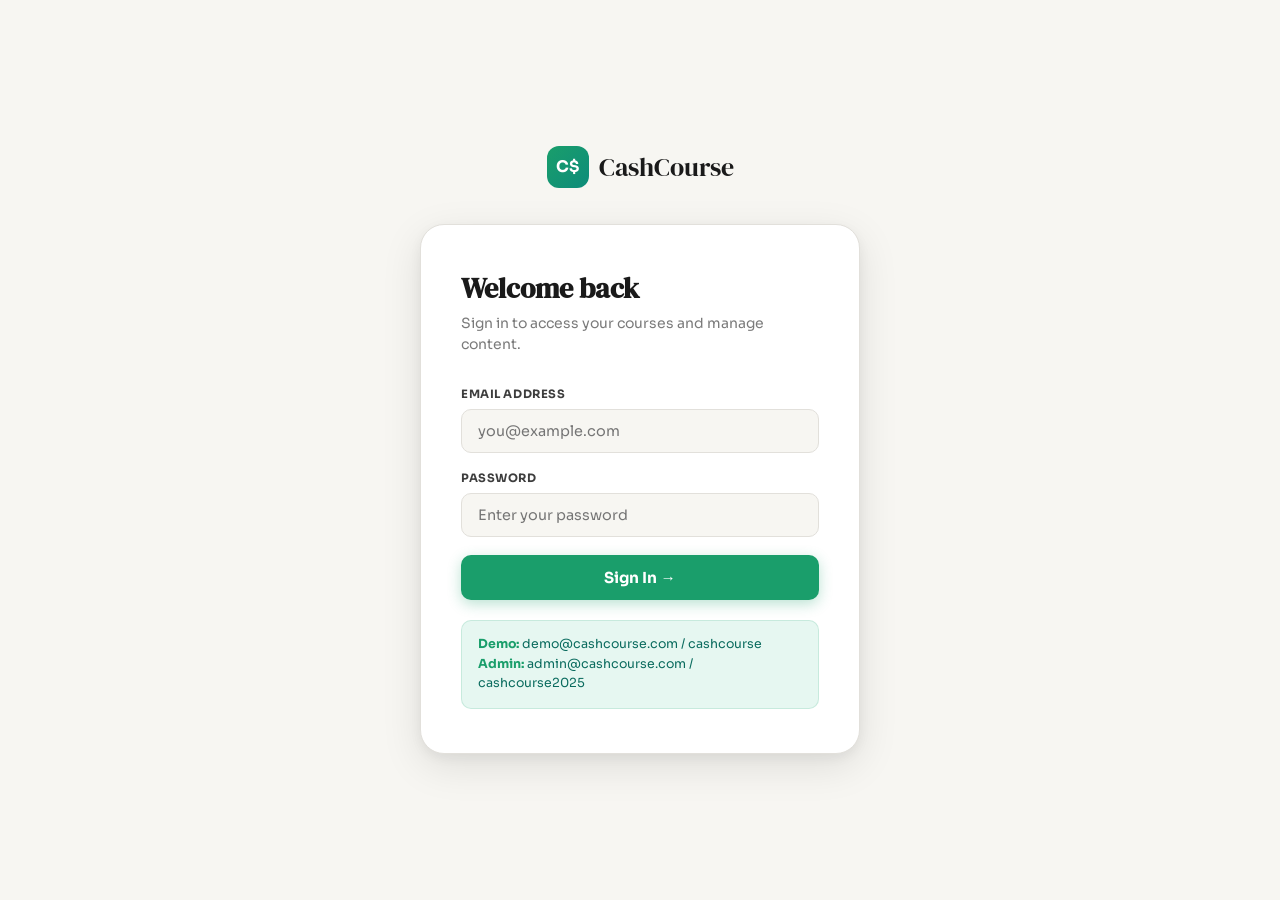
<file: index.html>
<!DOCTYPE html>
<html lang="en"><head>
    <meta charset="UTF-8">
    <meta name="viewport" content="width=device-width, initial-scale=1.0">
    <title>CashCourse — Learn Money. Build Your Future.</title>
    <link rel="preconnect" href="https://fonts.googleapis.com">
    <link href="https://fonts.googleapis.com/css2?family=Sora:wght@300;400;500;600;700;800&family=DM+Serif+Display:ital@0;1&family=DM+Mono:wght@400;500&display=swap" rel="stylesheet">
    <style>
        :root{--bg:#f7f6f2;--bg2:#eeecea;--surface:#fff;--green:#1a9e6b;--green-light:#e6f7f1;--green-mid:#2ec98a;--teal:#0d8c7a;--teal-dark:#0a6b5e;--ink:#1a1a1a;--ink2:#3d3d3d;--muted:#7a7a7a;--border:#e2e0db;--accent-gold:#e8a634;--accent-rose:#e05c7a;--shadow-sm:0 1px 3px rgba(0,0,0,.06),0 1px 2px rgba(0,0,0,.04);--shadow-md:0 4px 16px rgba(0,0,0,.08),0 2px 6px rgba(0,0,0,.04);--shadow-lg:0 12px 40px rgba(0,0,0,.10),0 4px 12px rgba(0,0,0,.05);--radius:16px;--radius-sm:10px}
        *,*::before,*::after{box-sizing:border-box;margin:0;padding:0}
        html{scroll-behavior:smooth;font-size:16px}
        body{font-family:'Sora',sans-serif;background:var(--bg);color:var(--ink);overflow-x:hidden;-webkit-font-smoothing:antialiased}
        /* LOGIN */
        #loginOverlay{position:fixed;inset:0;z-index:9999;background:var(--bg);display:flex;align-items:center;justify-content:center;padding:20px}
        .login-wrap{width:100%;max-width:440px}
        .login-logo{display:flex;align-items:center;gap:10px;justify-content:center;font-family:'DM Serif Display',serif;font-size:1.6rem;color:var(--ink);margin-bottom:36px}
        .login-logo-icon{width:42px;height:42px;background:linear-gradient(135deg,var(--green),var(--teal));border-radius:12px;display:flex;align-items:center;justify-content:center;color:white;font-size:1rem;font-weight:700;font-family:'Sora',sans-serif}
        .login-card{background:white;border-radius:24px;padding:44px 40px;border:1px solid var(--border);box-shadow:var(--shadow-lg)}
        .login-title{font-family:'DM Serif Display',serif;font-size:1.75rem;color:var(--ink);margin-bottom:6px}
        .login-sub{font-size:.875rem;color:var(--muted);margin-bottom:32px;line-height:1.5}
        .login-field{margin-bottom:18px}
        .login-field label{display:block;font-size:.72rem;font-weight:700;color:var(--ink2);margin-bottom:8px;text-transform:uppercase;letter-spacing:.05em}
        .login-field input{width:100%;padding:12px 16px;border:1.5px solid var(--border);border-radius:var(--radius-sm);font-family:'Sora',sans-serif;font-size:.9rem;color:var(--ink);background:var(--bg);outline:none;transition:border-color .2s,background .2s}
        .login-field input:focus{border-color:var(--green);background:white}
        .login-error{background:#fdf0f3;border:1px solid rgba(224,92,122,.25);border-radius:var(--radius-sm);padding:12px 16px;font-size:.82rem;color:#b53053;margin-bottom:18px;display:none}
        .login-error.show{display:block}
        .btn-login{width:100%;padding:13px;border-radius:var(--radius-sm);font-family:'Sora',sans-serif;font-size:.95rem;font-weight:700;color:white;background:var(--green);border:none;cursor:pointer;box-shadow:0 4px 14px rgba(26,158,107,.3);transition:background .2s,transform .15s}
        .btn-login:hover{background:var(--teal);transform:translateY(-1px)}
        .login-hint{margin-top:20px;padding:14px 16px;background:var(--green-light);border-radius:var(--radius-sm);border:1px solid rgba(26,158,107,.15);font-size:.78rem;color:var(--teal-dark);line-height:1.6}
        .login-hint strong{color:var(--green)}
        /* NAV */
        nav{position:fixed;top:0;left:0;right:0;z-index:100;display:flex;align-items:center;justify-content:space-between;padding:0 5%;height:68px;background:rgba(247,246,242,.88);backdrop-filter:blur(16px);border-bottom:1px solid rgba(226,224,219,.7);transition:box-shadow .3s}
        nav.scrolled{box-shadow:var(--shadow-md)}
        .nav-logo{display:flex;align-items:center;gap:10px;font-family:'DM Serif Display',serif;font-size:1.45rem;color:var(--ink);text-decoration:none;cursor:pointer}
        .nav-logo-icon{width:36px;height:36px;background:linear-gradient(135deg,var(--green),var(--teal));border-radius:10px;display:flex;align-items:center;justify-content:center;color:white;font-size:.9rem;font-weight:700;font-family:'Sora',sans-serif}
        .nav-links{display:flex;align-items:center;gap:2px;list-style:none}
        .nav-links a{display:block;padding:8px 16px;color:var(--ink2);text-decoration:none;font-size:.875rem;font-weight:500;border-radius:var(--radius-sm);transition:background .2s,color .2s}
        .nav-links a:hover{background:var(--bg2);color:var(--green)}
        .nav-links a.active{color:var(--green);background:var(--green-light)}
        .nav-cta{display:flex;align-items:center;gap:10px}
        .btn-ghost{padding:9px 20px;border-radius:var(--radius-sm);font-size:.875rem;font-weight:600;color:var(--ink2);background:transparent;border:1.5px solid var(--border);cursor:pointer;text-decoration:none;font-family:'Sora',sans-serif;transition:border-color .2s,color .2s,background .2s}
        .btn-ghost:hover{border-color:var(--green);color:var(--green);background:var(--green-light)}
        .btn-primary{padding:9px 22px;border-radius:var(--radius-sm);font-size:.875rem;font-weight:600;color:white;background:var(--green);border:none;cursor:pointer;text-decoration:none;font-family:'Sora',sans-serif;box-shadow:0 2px 8px rgba(26,158,107,.25);transition:background .2s,transform .15s}
        .btn-primary:hover{background:var(--teal);transform:translateY(-1px)}
        .nav-admin-btn{padding:7px 14px;border-radius:var(--radius-sm);font-size:.75rem;font-weight:700;color:white;background:var(--ink);border:none;cursor:pointer;font-family:'Sora',sans-serif;letter-spacing:.02em;text-transform:uppercase;transition:background .2s;display:none}
        .nav-admin-btn:hover{background:#333}
        /* PAGES */
        .page{display:none}.page.active{display:block}
        /* HERO V2 */
        .hero-v2{min-height:100vh;display:flex;flex-direction:column;align-items:center;justify-content:center;position:relative;overflow:hidden;padding:68px 5% 0;background:var(--bg)}
        .hero-v2::before{content:'';position:absolute;top:50%;left:50%;transform:translate(-50%,-55%);width:900px;height:700px;background:radial-gradient(ellipse at center,rgba(46,201,138,.11) 0%,rgba(26,158,107,.05) 40%,transparent 75%);pointer-events:none;animation:pulseGlow 8s ease-in-out infinite}
        @keyframes pulseGlow{0%,100%{opacity:.7;transform:translate(-50%,-55%) scale(1)}50%{opacity:1;transform:translate(-50%,-55%) scale(1.08)}}
        .hero-v2::after{content:'';position:absolute;inset:0;background-image:linear-gradient(rgba(26,158,107,.04) 1px,transparent 1px),linear-gradient(90deg,rgba(26,158,107,.04) 1px,transparent 1px);background-size:48px 48px;pointer-events:none}
        .hero-v2-inner{position:relative;z-index:2;display:flex;flex-direction:column;align-items:center;text-align:center;width:100%;max-width:960px;padding-bottom:120px}
        .hero-eyebrow{display:inline-flex;align-items:center;gap:8px;font-size:.72rem;font-weight:700;letter-spacing:.12em;text-transform:uppercase;color:var(--green);background:var(--green-light);border:1px solid rgba(26,158,107,.2);border-radius:100px;padding:6px 16px;margin-bottom:40px;animation:fadeSlideUp .7s ease both}
        .hero-eyebrow::before{content:'';width:6px;height:6px;border-radius:50%;background:var(--green);animation:blink 2s ease-in-out infinite}
        @keyframes blink{0%,100%{opacity:1}50%{opacity:.3}}
        .hero-v2-title{font-family:'DM Serif Display',serif;font-size:clamp(3.2rem,9vw,7.5rem);line-height:1.0;color:var(--ink);margin-bottom:32px;animation:fadeSlideUp .7s .15s ease both;letter-spacing:-0.02em;display:flex;flex-direction:column;align-items:center;gap:4px}
        .hero-title-static{display:block;color:var(--ink);font-style:normal}
        .hero-morph-wrap{position:relative;display:inline-block;height:1.1em;min-width:200px}
        .hero-morph-word{position:absolute;inset:0;display:flex;align-items:center;justify-content:center;font-style:italic;color:var(--green);opacity:0;filter:blur(16px);transform:translateY(12px) scale(.97);transition:opacity .7s ease,filter .7s ease,transform .7s ease;white-space:nowrap}
        .hero-morph-word.active{opacity:1;filter:blur(0px);transform:translateY(0) scale(1)}
        .hero-morph-word.exit{opacity:0;filter:blur(16px);transform:translateY(-12px) scale(1.02)}
        .hero-sub-ticker{width:100%;overflow:hidden;margin-bottom:40px;animation:fadeSlideUp .7s .35s ease both;position:relative}
        .hero-sub-ticker::before,.hero-sub-ticker::after{content:'';position:absolute;top:0;bottom:0;width:80px;z-index:2;pointer-events:none}
        .hero-sub-ticker::before{left:0;background:linear-gradient(90deg,var(--bg),transparent)}
        .hero-sub-ticker::after{right:0;background:linear-gradient(-90deg,var(--bg),transparent)}
        .hero-sub-track{display:flex;gap:0;width:max-content;animation:scrollLeft 28s linear infinite}
        .hero-sub-track:hover{animation-play-state:paused}
        @keyframes scrollLeft{0%{transform:translateX(0)}100%{transform:translateX(-50%)}}
        .hero-sub-item{display:inline-flex;align-items:center;gap:10px;padding:0 28px;font-size:.85rem;font-weight:500;color:var(--muted);white-space:nowrap;letter-spacing:.01em}
        .hero-sub-item .dot{width:4px;height:4px;border-radius:50%;background:var(--green);opacity:.5;flex-shrink:0}
        .hero-v2-actions{display:flex;gap:14px;flex-wrap:wrap;justify-content:center;animation:fadeSlideUp .7s .5s ease both}
        .btn-hero-primary{padding:14px 32px;border-radius:12px;font-size:.95rem;font-weight:700;color:white;background:var(--green);border:none;cursor:pointer;box-shadow:0 6px 24px rgba(26,158,107,.3);display:inline-flex;align-items:center;gap:8px;text-decoration:none;font-family:'Sora',sans-serif;transition:background .2s,transform .15s,box-shadow .2s;letter-spacing:.01em}
        .btn-hero-primary:hover{background:var(--teal);transform:translateY(-2px);box-shadow:0 10px 32px rgba(26,158,107,.35)}
        .btn-hero-secondary{padding:14px 28px;border-radius:12px;font-size:.95rem;font-weight:600;color:var(--ink2);background:transparent;border:1.5px solid var(--border);cursor:pointer;display:inline-flex;align-items:center;gap:8px;text-decoration:none;font-family:'Sora',sans-serif;transition:border-color .2s,color .2s,background .2s,transform .15s}
        .btn-hero-secondary:hover{border-color:var(--green);color:var(--green);background:var(--green-light);transform:translateY(-2px)}
        .hero-ticker-band{position:absolute;bottom:0;left:0;right:0;background:var(--ink);border-top:1px solid rgba(255,255,255,.07);overflow:hidden;padding:13px 0;z-index:3}
        .hero-ticker-band::before,.hero-ticker-band::after{content:'';position:absolute;top:0;bottom:0;width:60px;z-index:2;pointer-events:none}
        .hero-ticker-band::before{left:0;background:linear-gradient(90deg,var(--ink),transparent)}
        .hero-ticker-band::after{right:0;background:linear-gradient(-90deg,var(--ink),transparent)}
        .ticker-label{position:absolute;left:24px;top:50%;transform:translateY(-50%);font-size:.6rem;font-weight:800;letter-spacing:.14em;text-transform:uppercase;color:var(--green);z-index:5;background:var(--ink);padding:0 12px 0 0;white-space:nowrap}
        .hero-ticker-track{display:flex;gap:0;width:max-content;animation:scrollLeft2 35s linear infinite;padding-left:110px}
        @keyframes scrollLeft2{0%{transform:translateX(0)}100%{transform:translateX(-50%)}}
        .ticker-item{display:inline-flex;align-items:center;gap:12px;padding:0 20px;font-family:'DM Mono',monospace;font-size:.72rem;font-weight:500;color:rgba(255,255,255,.55);white-space:nowrap;letter-spacing:.04em;text-transform:uppercase}
        .ticker-item .sep{color:var(--green);opacity:.6;font-size:.6rem}
        .hero-stats{background:white;border-bottom:1px solid var(--border);padding:28px 5%;display:flex;align-items:center;justify-content:center;gap:0;overflow:hidden}
        .hero-stat{flex:1;max-width:220px;text-align:center;padding:8px 24px;position:relative}
        .hero-stat:not(:last-child)::after{content:'';position:absolute;right:0;top:20%;bottom:20%;width:1px;background:var(--border)}
        .hero-stat-num{font-family:'DM Serif Display',serif;font-size:2rem;color:var(--green);line-height:1;margin-bottom:4px}
        .hero-stat-label{font-size:.72rem;color:var(--muted);font-weight:600;letter-spacing:.04em;text-transform:uppercase}
        @keyframes fadeSlideUp{from{opacity:0;transform:translateY(20px)}to{opacity:1;transform:translateY(0)}}
        /* CURRICULUM */
        .curriculum-hero{padding:120px 5% 60px;text-align:center}
        .curriculum-hero .section-title{max-width:640px;margin:0 auto 16px}
        .curriculum-hero .section-desc{max-width:540px;margin:0 auto}
        .modules-list{padding:0 5% 100px;max-width:860px;margin:0 auto}
        .module-card{background:white;border-radius:var(--radius);border:1px solid var(--border);margin-bottom:16px;overflow:hidden;box-shadow:var(--shadow-sm);transition:box-shadow .2s}
        .module-card:hover{box-shadow:var(--shadow-md)}
        .module-header{display:flex;align-items:center;gap:18px;padding:24px 28px;cursor:pointer;user-select:none}
        .module-num{width:42px;height:42px;flex-shrink:0;border-radius:12px;background:var(--green);display:flex;align-items:center;justify-content:center;font-family:'DM Mono',monospace;font-size:.85rem;font-weight:500;color:white}
        .module-info{flex:1}
        .module-title{font-size:1rem;font-weight:700;color:var(--ink);margin-bottom:3px}
        .module-meta{font-size:.78rem;color:var(--muted)}
        .module-chevron{color:var(--muted);transition:transform .3s;font-size:.9rem}
        .module-card.open .module-chevron{transform:rotate(180deg);color:var(--green)}
        .module-lessons{display:none;border-top:1px solid var(--border)}
        .module-card.open .module-lessons{display:block}
        .lesson-row{display:flex;align-items:center;gap:14px;padding:14px 28px;cursor:pointer;transition:background .15s;border-bottom:1px solid rgba(226,224,219,.5)}
        .lesson-row:last-child{border-bottom:none}
        .lesson-row:hover{background:var(--bg)}
        .lesson-type-icon{width:32px;height:32px;flex-shrink:0;border-radius:8px;background:var(--green-light);display:flex;align-items:center;justify-content:center;font-size:.85rem}
        .lesson-name{flex:1;font-size:.875rem;font-weight:500;color:var(--ink2)}
        .lesson-type-tag{font-size:.65rem;font-weight:700;text-transform:uppercase;letter-spacing:.05em;padding:3px 8px;border-radius:100px;background:var(--bg2);color:var(--muted)}
        .lesson-type-tag.video{background:#eef0fe;color:#5060e8}
        .lesson-type-tag.article{background:#fdf5e6;color:#b07a10}
        .lesson-type-tag.interactive{background:var(--green-light);color:var(--green)}
        .lesson-type-tag.quiz{background:#fdf0f3;color:#b53053}
        .progress-module{padding:18px 28px;background:var(--bg);border-top:1px solid var(--border)}
        .pm-label{font-size:.75rem;font-weight:600;color:var(--muted);margin-bottom:8px;display:flex;justify-content:space-between}
        .pm-bar{height:5px;background:var(--border);border-radius:100px;overflow:hidden}
        .pm-fill{height:100%;background:linear-gradient(90deg,var(--green),var(--green-mid));border-radius:100px;transition:width 1s ease}
        section{padding:100px 5%}
        .section-title{font-family:'DM Serif Display',serif;font-size:clamp(1.8rem,3.5vw,2.8rem);line-height:1.2;color:var(--ink);max-width:560px;margin-bottom:16px}
        .section-desc{font-size:1rem;color:var(--muted);line-height:1.7;max-width:500px;margin-bottom:52px}
        /* LESSON */
        .lesson-page{padding:100px 5% 80px;max-width:900px;margin:0 auto}
        .lesson-breadcrumb{font-size:.78rem;color:var(--muted);margin-bottom:24px;display:flex;align-items:center;gap:6px}
        .lesson-breadcrumb a{color:var(--green);text-decoration:none;font-weight:500;cursor:pointer}
        .lesson-h1{font-family:'DM Serif Display',serif;font-size:1.9rem;color:var(--ink);margin-bottom:24px}
        .placeholder-article{background:white;border-radius:var(--radius);border:1px solid var(--border);padding:40px;margin-bottom:32px;box-shadow:var(--shadow-sm)}
        .article-content{line-height:1.8;color:var(--ink2)}
        .article-content h2{font-family:'DM Serif Display',serif;font-size:1.45rem;color:var(--ink);margin:0 0 14px;line-height:1.3}
        .article-content h3{font-family:'DM Serif Display',serif;font-size:1.15rem;color:var(--ink);margin:28px 0 10px}
        .article-content p{font-size:.95rem;color:var(--ink2);line-height:1.75;margin-bottom:16px}
        .article-content ul,.article-content ol{font-size:.9rem;color:var(--ink2);line-height:1.85;margin:8px 0 16px 20px}
        .article-content li{margin-bottom:4px}
        .article-content strong{color:var(--ink)}
        .article-callout{background:var(--green-light);border-left:3px solid var(--green);border-radius:0 var(--radius-sm) var(--radius-sm) 0;padding:14px 18px;margin:16px 0;font-size:.88rem;color:var(--teal-dark);line-height:1.65}
        .lesson-video-embed{width:100%;aspect-ratio:16/9;border-radius:var(--radius);overflow:hidden;margin-bottom:32px;box-shadow:var(--shadow-lg)}
        .lesson-video-embed iframe{width:100%;height:100%;border:none}
        .placeholder-video{width:100%;aspect-ratio:16/9;background:linear-gradient(145deg,#0d1a14,#1a2e22);border-radius:var(--radius);overflow:hidden;margin-bottom:32px;box-shadow:var(--shadow-lg);display:flex;align-items:center;justify-content:center}
        .quiz-container{background:white;border-radius:var(--radius);border:1px solid var(--border);padding:40px;margin-bottom:32px;box-shadow:var(--shadow-sm)}
        .quiz-question{margin-bottom:28px}
        .quiz-q-num{font-size:.72rem;font-weight:700;color:var(--muted);text-transform:uppercase;letter-spacing:.05em;margin-bottom:12px}
        .quiz-q-text{font-size:1.05rem;font-weight:600;color:var(--ink);margin-bottom:16px}
        .quiz-options{display:flex;flex-direction:column;gap:10px}
        .quiz-option{padding:14px 16px;border-radius:var(--radius-sm);border:1.5px solid var(--border);background:white;font-size:.9rem;color:var(--ink2);cursor:pointer;transition:all .2s;display:flex;align-items:center;gap:12px}
        .quiz-option:hover{border-color:var(--green);background:var(--green-light)}
        .quiz-option input[type="radio"]{cursor:pointer;accent-color:var(--green)}
        .quiz-option.correct{border-color:#10b981;background:#ecfdf5}
        .quiz-option.incorrect{border-color:var(--accent-rose);background:#fdf0f3}
        .quiz-feedback{margin-top:12px;padding:14px 16px;border-radius:var(--radius-sm);font-size:.88rem;display:none}
        .quiz-feedback.correct{background:#ecfdf5;border-left:3px solid #10b981;color:#065f46}
        .quiz-feedback.incorrect{background:#fdf0f3;border-left:3px solid var(--accent-rose);color:#b53053}
        .tool-container{background:white;border-radius:var(--radius);border:1px solid var(--border);padding:40px;margin-bottom:32px;box-shadow:var(--shadow-sm)}
        .tool-title{font-family:'DM Serif Display',serif;font-size:1.3rem;color:var(--ink);margin-bottom:8px}
        .tool-desc{font-size:.9rem;color:var(--muted);margin-bottom:24px}
        /* ABOUT */
        .about-hero{padding:120px 5% 60px;text-align:center}
        .about-hero .section-title{max-width:600px;margin:0 auto 16px}
        .founders-section{padding:0 5% 100px;max-width:900px;margin:0 auto}
        .founders-grid{display:grid;grid-template-columns:1fr 1fr;gap:32px;margin-top:48px}
        .founder-card{background:white;border-radius:var(--radius);border:1px solid var(--border);overflow:hidden;box-shadow:var(--shadow-sm);transition:box-shadow .25s,transform .25s}
        .founder-card:hover{box-shadow:var(--shadow-lg);transform:translateY(-4px)}
        .founder-photo-wrap{position:relative;height:320px;overflow:hidden;background:var(--bg2)}
        .founder-photo-wrap img{width:100%;height:100%;object-fit:cover;object-position:center top;display:block;transition:transform .4s ease}
        .founder-card:hover .founder-photo-wrap img{transform:scale(1.03)}
        .founder-info{padding:28px 28px 24px}
        .founder-name{font-family:'DM Serif Display',serif;font-size:1.4rem;color:var(--ink);margin-bottom:4px}
        .founder-role{display:inline-flex;align-items:center;gap:6px;font-size:.7rem;font-weight:700;text-transform:uppercase;letter-spacing:.1em;color:var(--green);background:var(--green-light);border:1px solid rgba(26,158,107,.2);border-radius:100px;padding:4px 12px;margin-bottom:16px}
        .founder-bio{font-size:.875rem;color:var(--muted);line-height:1.75}
        .mission-block{background:var(--ink);border-radius:var(--radius);padding:52px 48px;margin-top:32px;position:relative;overflow:hidden}
        .mission-block::before{content:'';position:absolute;top:-60px;right:-60px;width:250px;height:250px;border-radius:50%;background:radial-gradient(circle,rgba(26,158,107,.18),transparent 70%);pointer-events:none}
        .mission-block h3{font-family:'DM Serif Display',serif;font-size:1.6rem;color:white;margin-bottom:16px}
        .mission-block p{font-size:.95rem;color:rgba(255,255,255,.65);line-height:1.8;max-width:600px}
        /* ADMIN */
        #page-admin{min-height:100vh;padding-top:68px;background:var(--bg)}
        .admin-topbar{position:sticky;top:68px;z-index:50;background:var(--ink);padding:18px 5%;display:flex;align-items:center;justify-content:space-between;gap:16px;flex-wrap:wrap}
        .admin-topbar-title{font-family:'DM Serif Display',serif;font-size:1.15rem;color:white;margin-bottom:2px}
        .admin-topbar-sub{font-size:.75rem;color:rgba(255,255,255,.55)}
        .btn-export{padding:11px 22px;border-radius:var(--radius-sm);background:var(--green);color:white;border:none;font-family:'Sora',sans-serif;font-size:.875rem;font-weight:700;cursor:pointer;transition:background .2s,transform .15s;white-space:nowrap}
        .btn-export:hover{background:var(--teal);transform:translateY(-1px)}
        .admin-content{padding:36px 5%;max-width:960px;margin:0 auto}
        .admin-intro{background:white;border:1px solid var(--border);border-radius:var(--radius);padding:20px 24px;margin-bottom:24px;font-size:.85rem;color:var(--ink2);line-height:1.75}
        .admin-progress-grid{display:grid;grid-template-columns:repeat(auto-fill,minmax(240px,1fr));gap:10px;margin-bottom:24px}
        .admin-progress-card{background:white;border:1px solid var(--border);border-radius:var(--radius-sm);padding:14px 18px}
        .admin-progress-card-title{font-size:.78rem;font-weight:700;color:var(--ink);margin-bottom:8px}
        .admin-progress-bar{height:5px;background:var(--border);border-radius:100px;overflow:hidden;margin-bottom:6px}
        .admin-progress-fill{height:100%;background:linear-gradient(90deg,var(--green),var(--green-mid));border-radius:100px}
        .admin-progress-label{font-size:.7rem;color:var(--muted)}
        .admin-progress-label.complete{color:var(--green);font-weight:600}
        .admin-chapter{background:white;border:1px solid var(--border);border-radius:var(--radius);margin-bottom:10px;overflow:hidden}
        .admin-chapter-header{display:flex;align-items:center;justify-content:space-between;padding:15px 22px;cursor:pointer;font-weight:600;font-size:.9rem;color:var(--ink);user-select:none;transition:background .15s}
        .admin-chapter-header:hover{background:var(--bg)}
        .admin-chapter-header .hdr-right{display:flex;align-items:center;gap:10px}
        .admin-chapter-header .chevron{transition:transform .3s;color:var(--muted);font-size:.8rem}
        .admin-chapter-header.open .chevron{transform:rotate(180deg)}
        .admin-chapter-counter{font-size:.7rem;font-weight:700;padding:3px 9px;border-radius:100px;background:var(--bg2);color:var(--muted)}
        .admin-chapter-counter.full{background:var(--green-light);color:var(--green)}
        .admin-chapter-lessons{display:none}
        .admin-chapter-lessons.open{display:block}
        .admin-lesson-row{display:flex;align-items:center;gap:10px;padding:11px 22px;border-top:1px solid rgba(226,224,219,.5);transition:background .15s}
        .admin-lesson-row:hover{background:var(--bg)}
        .admin-type-badge{font-size:.6rem;font-weight:700;text-transform:uppercase;letter-spacing:.05em;padding:3px 8px;border-radius:100px;flex-shrink:0;min-width:62px;text-align:center}
        .admin-type-badge.video{background:#eef0fe;color:#5060e8}
        .admin-type-badge.article{background:#fdf5e6;color:#b07a10}
        .admin-type-badge.interactive{background:var(--green-light);color:var(--green)}
        .admin-type-badge.quiz{background:#fdf0f3;color:#b53053}
        .admin-lesson-name{flex:1;font-size:.84rem;color:var(--ink2)}
        .admin-status-pill{font-size:.63rem;font-weight:700;padding:3px 9px;border-radius:100px;flex-shrink:0;white-space:nowrap}
        .admin-status-pill.live{color:var(--green);background:var(--green-light);border:1px solid rgba(26,158,107,.2)}
        .admin-status-pill.empty{color:var(--muted);background:var(--bg2);border:1px solid var(--border)}
        .admin-status-pill.quiz-live{color:#b53053;background:#fdf0f3;border:1px solid rgba(224,92,122,.2)}
        .admin-status-pill.quiz-empty{color:var(--muted);background:var(--bg2);border:1px solid var(--border)}
        .admin-edit-btn{padding:5px 13px;border-radius:6px;border:1.5px solid var(--border);background:white;font-family:'Sora',sans-serif;font-size:.76rem;font-weight:600;color:var(--ink2);cursor:pointer;transition:border-color .2s,color .2s,background .2s;flex-shrink:0}
        .admin-edit-btn:hover{border-color:var(--green);color:var(--green);background:var(--green-light)}
        .admin-edit-btn.has-content{border-color:var(--green);color:var(--green);background:var(--green-light)}
        .admin-edit-btn.quiz-btn{border-color:rgba(224,92,122,.4);color:#b53053;background:#fdf0f3}
        .admin-edit-btn.quiz-btn:hover{background:#fce4ea;border-color:#e05c7a}
        .admin-edit-btn.quiz-btn.has-content{border-color:#e05c7a;background:#fce4ea}
        .edit-overlay{display:none;position:fixed;inset:0;background:rgba(0,0,0,.35);z-index:199;backdrop-filter:blur(2px)}
        .edit-overlay.show{display:block}
        .edit-drawer{position:fixed;top:0;right:-110%;width:min(680px,100%);height:100vh;background:white;box-shadow:-6px 0 50px rgba(0,0,0,.15);z-index:200;display:flex;flex-direction:column;transition:right .35s cubic-bezier(.4,0,.2,1)}
        .edit-drawer.open{right:0}
        .edit-drawer-header{display:flex;align-items:center;justify-content:space-between;padding:20px 28px;border-bottom:1px solid var(--border);flex-shrink:0;background:var(--bg)}
        .edit-drawer-header h3{font-family:'DM Serif Display',serif;font-size:1.1rem;color:var(--ink)}
        .edit-drawer-close{width:32px;height:32px;border-radius:8px;border:1px solid var(--border);background:none;cursor:pointer;font-size:.9rem;display:flex;align-items:center;justify-content:center;color:var(--muted);transition:background .15s}
        .edit-drawer-close:hover{background:var(--bg2);color:var(--ink)}
        .edit-drawer-body{flex:1;padding:24px 28px;overflow-y:auto}
        .edit-drawer-footer{padding:16px 28px;border-top:1px solid var(--border);display:flex;gap:10px;flex-shrink:0;background:var(--bg)}
        .edit-field{margin-bottom:20px}
        .edit-field label{display:block;font-size:.72rem;font-weight:700;color:var(--ink2);text-transform:uppercase;letter-spacing:.05em;margin-bottom:8px}
        .edit-field input[type=text],.edit-field textarea{width:100%;padding:11px 14px;border:1.5px solid var(--border);border-radius:var(--radius-sm);font-family:'Sora',sans-serif;font-size:.9rem;color:var(--ink);outline:none;transition:border-color .2s;background:white}
        .edit-field input[type=text]:focus,.edit-field textarea:focus{border-color:var(--green)}
        .edit-field textarea{height:300px;font-family:'DM Mono',monospace;font-size:.77rem;resize:vertical;line-height:1.6}
        .edit-tip{background:var(--bg);border:1px solid var(--border);border-radius:var(--radius-sm);padding:12px 14px;font-size:.78rem;color:var(--muted);line-height:1.6;margin-bottom:20px}
        .edit-tip strong{color:var(--ink2)}
        .edit-tip code{background:var(--bg2);padding:1px 5px;border-radius:4px;font-family:'DM Mono',monospace;font-size:.72rem}
        .edit-saved-url{margin-top:8px;font-size:.75rem;color:var(--muted)}
        .edit-saved-url code{background:var(--bg2);padding:2px 6px;border-radius:4px;font-family:'DM Mono',monospace;font-size:.72rem}
        .btn-save-lesson{flex:1;padding:11px;border-radius:var(--radius-sm);background:var(--green);color:white;border:none;font-family:'Sora',sans-serif;font-size:.875rem;font-weight:700;cursor:pointer;transition:background .2s}
        .btn-save-lesson:hover{background:var(--teal)}
        .btn-cancel-lesson{padding:11px 16px;border-radius:var(--radius-sm);border:1.5px solid var(--border);background:white;font-family:'Sora',sans-serif;font-size:.82rem;font-weight:600;color:var(--ink2);cursor:pointer;transition:all .2s}
        .btn-cancel-lesson:hover{border-color:var(--green);color:var(--green)}
        .btn-clear-lesson{padding:11px 16px;border-radius:var(--radius-sm);border:1.5px solid rgba(224,92,122,.25);background:#fdf0f3;font-family:'Sora',sans-serif;font-size:.82rem;font-weight:600;color:#b53053;cursor:pointer;transition:all .2s}
        .btn-clear-lesson:hover{background:#fce4ea}
        /* FOOTER */
        footer{background:var(--ink);color:rgba(255,255,255,.6);padding:60px 5% 32px}
        .footer-grid{display:grid;grid-template-columns:2fr 1fr 1fr 1fr;gap:40px;margin-bottom:48px}
        .footer-col h4{font-size:.78rem;font-weight:700;color:rgba(255,255,255,.9);text-transform:uppercase;letter-spacing:.08em;margin-bottom:14px}
        .footer-col a{display:block;font-size:.84rem;color:rgba(255,255,255,.5);text-decoration:none;margin-bottom:8px;transition:color .2s;cursor:pointer}
        .footer-col a:hover{color:var(--green-mid)}
        .footer-bottom{display:flex;justify-content:space-between;align-items:center;padding-top:28px;border-top:1px solid rgba(255,255,255,.08);flex-wrap:wrap;gap:12px}
        .footer-bottom span{font-size:.78rem}
        @media(max-width:768px){
            .nav-links{display:none}
            .footer-grid{grid-template-columns:1fr 1fr}
            .admin-progress-grid{grid-template-columns:1fr 1fr}
            .hero-v2-title{font-size:clamp(2.8rem,13vw,5rem)}
            .founders-grid{grid-template-columns:1fr}
            .mission-block{padding:36px 28px}
        }
    </style>
</head>
<body>

<!-- LOGIN -->
<div id="loginOverlay" style="display:none;">
    <div class="login-wrap">
        <div class="login-logo"><div class="login-logo-icon">C$</div>CashCourse</div>
        <div class="login-card">
            <h2 class="login-title">Welcome back</h2>
            <p class="login-sub">Sign in to access your courses and manage content.</p>
            <div class="login-error" id="loginError">Incorrect email or password. Please try again.</div>
            <div class="login-field"><label>Email Address</label><input type="email" id="loginEmail" placeholder="you@example.com" onkeydown="if(event.key==='Enter')doLogin()"></div>
            <div class="login-field"><label>Password</label><input type="password" id="loginPassword" placeholder="Enter your password" onkeydown="if(event.key==='Enter')doLogin()"></div>
            <button class="btn-login" onclick="doLogin()">Sign In &#x2192;</button>
            <div class="login-hint"><strong>Demo:</strong> demo@cashcourse.com / cashcourse<br><strong>Admin:</strong> admin@cashcourse.com / cashcourse2025</div>
        </div>
    </div>
</div>

<!-- NAV -->
<nav id="mainNav" class="scrolled">
    <div class="nav-logo" onclick="showPage('home')"><div class="nav-logo-icon">C$</div>CashCourse</div>
    <ul class="nav-links">
        <li><a href="#" onclick="showPage('home');return false;" id="nav-home">Home</a></li>
        <li><a href="#" onclick="showPage('curriculum');return false;" id="nav-curriculum">Curriculum</a></li>
        <li><a href="#" onclick="showPage('about');return false;" id="nav-about">About</a></li>
    </ul>
    <div class="nav-cta">
        <button id="adminNavBtn" class="nav-admin-btn" onclick="showPage('admin')" style="display:none;">&#x2699; Admin</button>
        <button class="btn-ghost" onclick="doLogout()">Log Out</button>
        <a href="#" onclick="showPage('curriculum');return false;" class="btn-primary">Start Learning</a>
    </div>
</nav>

<!-- HOME -->
<div id="page-home" class="page">
    <div class="hero-v2">
        <div class="hero-v2-inner">
            <div class="hero-eyebrow">Free &middot; No Paywall &middot; No Ads</div>
            <h1 class="hero-v2-title">
                <span class="hero-title-static">Learn</span>
                <div class="hero-morph-wrap" id="morphWrap"></div>
            </h1>
            <div class="hero-sub-ticker">
                <div class="hero-sub-track" id="subTrack"></div>
            </div>
            <div class="hero-v2-actions">
                <a href="#" onclick="showPage('curriculum');return false;" class="btn-hero-primary">Start Learning &#x2192;</a>
                <a href="#" onclick="showPage('about');return false;" class="btn-hero-secondary">About the Project</a>
            </div>
        </div>
        <div class="hero-ticker-band">
            <span class="ticker-label">Topics</span>
            <div class="hero-ticker-track" id="tickerTrack"></div>
        </div>
    </div>
    <div class="hero-stats">
        <div class="hero-stat"><div class="hero-stat-num">9</div><div class="hero-stat-label">Chapters</div></div>
        <div class="hero-stat"><div class="hero-stat-num">63</div><div class="hero-stat-label">Lessons</div></div>
        <div class="hero-stat"><div class="hero-stat-num">100%</div><div class="hero-stat-label">Free Forever</div></div>
        <div class="hero-stat"><div class="hero-stat-num">0</div><div class="hero-stat-label">Paywalls</div></div>
    </div>
    <section style="background:white;padding:80px 5%;text-align:center">
        <h2 class="section-title" style="max-width:500px;margin:0 auto 16px">Everything You Need to Know About Money</h2>
        <p class="section-desc" style="max-width:560px;margin:0 auto 40px">Understanding Money &middot; Budgeting &amp; Spending &middot; Saving &middot; Credit &amp; Debt &middot; Investing &middot; Taxes &middot; Real-Life Decisions &middot; Building Wealth &middot; Financial Psychology</p>
        <a href="#" onclick="showPage('curriculum');return false;" class="btn-hero-primary" style="margin:0 auto">Browse All Chapters &#x2192;</a>
    </section>
</div>

<!-- CURRICULUM -->
<div id="page-curriculum" class="page">
    <div class="curriculum-hero">
        <h2 class="section-title">Full Curriculum</h2>
        <p class="section-desc">Nine chapters building from financial basics to wealth creation. Learn at your own pace.</p>
    </div>
    <div class="modules-list" id="modulesList"></div>
</div>

<!-- LESSON -->
<div id="page-lesson" class="page">
    <div class="lesson-page">
        <div class="lesson-breadcrumb"><a onclick="showPage('curriculum')">&#x2190; Curriculum</a> <span>&#x203A;</span> <span id="lessonBreadChapter">Ch.1</span> <span>&#x203A;</span> <span id="lessonBreadTitle">Lesson</span></div>
        <h1 class="lesson-h1" id="lessonTitle">Lesson Title</h1>
        <div id="lessonContent"></div>
    </div>
</div>

<!-- ABOUT -->
<div id="page-about" class="page">
    <div class="about-hero">
        <h2 class="section-title" style="max-width:560px;margin:0 auto 16px">About CashCourse</h2>
        <p style="max-width:520px;margin:0 auto;font-size:1rem;color:var(--muted);line-height:1.75">We believe financial literacy should be free, accessible, and practical. CashCourse provides comprehensive financial education for everyone, no matter where they start.</p>
    </div>
    <div class="founders-section">
        <h3 style="font-family:'DM Serif Display',serif;font-size:1.1rem;color:var(--muted);font-weight:400;letter-spacing:.04em;text-transform:uppercase;margin-bottom:4px">The Team</h3>
        <h2 class="section-title">Built by two people who wanted better financial education.</h2>
        <div class="founders-grid">
            <!-- Aditiya -->
            <div class="founder-card">
                <div class="founder-photo-wrap">
                    <img src="[data-uri]" alt="Aditiya Navin">
                </div>
                <div class="founder-info">
                    <div class="founder-name">Aditiya Navin</div>
                    <div class="founder-role">&#x2605; Co-Founder</div>
                    <p class="founder-bio">Aditiya is passionate about making financial knowledge accessible to everyone. He co-founded CashCourse to bridge the gap between complex financial concepts and everyday decision-making.</p>
                </div>
            </div>
            <!-- Param -->
            <div class="founder-card">
                <div class="founder-photo-wrap">
                    <img src="[data-uri]" alt="Param Tyagi" style="object-position:center center">
                </div>
                <div class="founder-info">
                    <div class="founder-name">Param Tyagi</div>
                    <div class="founder-role">&#x2605; Co-Founder &amp; Lead Developer</div>
                    <p class="founder-bio">Param leads the technical vision behind CashCourse, building the entire platform as a fast, free, single-file web app. He believes that great financial education should feel as good as it teaches.</p>
                </div>
            </div>
        </div>
        <div class="mission-block">
            <h3>Our Mission</h3>
            <p>Financial literacy is one of the most powerful skills a person can have &mdash; yet it's rarely taught well. CashCourse exists to change that: nine chapters, 63 lessons, completely free, forever. No ads, no paywalls, no gatekeeping.</p>
        </div>
    </div>
</div>

<!-- ADMIN -->
<div id="page-admin" class="page">
    <div class="admin-topbar">
        <div>
            <div class="admin-topbar-title">&#x2699;&#xFE0F; Content Manager</div>
            <div class="admin-topbar-sub">Manage videos, articles, interactive tools, and quizzes &mdash; then download the updated file.</div>
        </div>
        <button class="btn-export" onclick="exportHTML()">&#x2B07; Download Updated File</button>
    </div>
    <div class="admin-content">
        <div class="admin-intro">
            <strong>Supported content types:</strong>
            <br>&bull; <strong>Video</strong> &mdash; paste any YouTube URL (watch, youtu.be, shorts, embed all work)
            <br>&bull; <strong>Article</strong> &mdash; paste HTML using &lt;h2&gt;, &lt;h3&gt;, &lt;p&gt;, &lt;ul&gt; tags; callouts use <code style="background:var(--bg2);padding:1px 5px;border-radius:3px;font-size:.8em">&lt;div class="article-callout"&gt;</code>
            <br>&bull; <strong>Interactive</strong> &mdash; paste self-contained HTML with inline JS for calculators and tools
            <br>&bull; <strong>Quiz</strong> &mdash; paste self-contained HTML quiz (radio buttons, feedback, etc.)
            <br><br><span style="color:var(--green);font-weight:600">&#x2713; Live</span> = content saved &nbsp;&bull;&nbsp; Click <strong>Download Updated File</strong> to export and push to GitHub Pages.
        </div>
        <div class="admin-progress-grid" id="adminProgressGrid"></div>
        <div id="adminChapterList"></div>
    </div>
</div>

<!-- EDIT DRAWER -->
<div id="editOverlay" class="edit-overlay" onclick="closeEditDrawer()"></div>
<div id="editDrawer" class="edit-drawer">
    <div class="edit-drawer-header">
        <h3 id="editDrawerTitle">Edit Lesson</h3>
        <button class="edit-drawer-close" onclick="closeEditDrawer()">&#x2715;</button>
    </div>
    <div id="editDrawerBody" class="edit-drawer-body"></div>
    <div class="edit-drawer-footer">
        <button class="btn-save-lesson" onclick="saveLessonContent()">Save Content</button>
        <button class="btn-clear-lesson" onclick="clearLessonContent()">Clear</button>
        <button class="btn-cancel-lesson" onclick="closeEditDrawer()">Cancel</button>
    </div>
</div>

<!-- FOOTER -->
<footer>
    <div class="footer-grid">
        <div>
            <h4>CashCourse</h4>
            <p style="font-size:.84rem;line-height:1.7">Free financial education for everyone. Learn budgeting, investing, credit, taxes, and more.</p>
        </div>
        <div class="footer-col"><h4>Learn</h4><a onclick="showPage('curriculum')">Curriculum</a><a onclick="showPage('about')">About</a></div>
        <div class="footer-col"><h4>Resources</h4><a href="#">Calculators</a><a href="#">Tools</a></div>
        <div class="footer-col"><h4>Legal</h4><a href="#">Privacy</a><a href="#">Terms</a></div>
    </div>
    <div class="footer-bottom"><span>&#xa9; 2026 CashCourse. All rights reserved.</span></div>
</footer>

<script>
// ═══════════════════════════════════════════════
// HERO ANIMATIONS
// ═══════════════════════════════════════════════
const MORPH_WORDS = ["CashCourse","Finance","Education","Wealth","Budgeting","Investing","Your Future","Credit","Freedom"];
const SUB_ITEMS   = ["Understand money","Build a budget","Grow your savings","Master your credit score","Invest with confidence","Navigate taxes","Make smarter decisions","Build lasting wealth","Beat lifestyle inflation","Learn compound interest","Plan for retirement","Decode your paycheck"];
const TICKER_ITEMS= ["Compound Interest","Budget","Emergency Fund","Credit Score","Index Funds","50/30/20 Rule","Net Worth","Roth IRA","APR","Debt Snowball","Tax Brackets","Dollar-Cost Averaging","Assets & Liabilities","FIRE Movement","Salary Negotiation","Insurance","Lifestyle Inflation","Needs vs Wants","Inflation","Fiat Currency","Income vs Wealth","Opportunity Cost","Stock Market","Diversification","Financial Psychology"];

function initMorphWords(){
  const wrap=document.getElementById('morphWrap');
  if(!wrap) return;
  MORPH_WORDS.forEach((word,i)=>{
    const span=document.createElement('span');
    span.className='hero-morph-word'+(i===0?' active':'');
    span.textContent=word;
    wrap.appendChild(span);
  });
  let current=0;
  function nextWord(){
    const els=wrap.querySelectorAll('.hero-morph-word');
    els[current].classList.remove('active');
    els[current].classList.add('exit');
    setTimeout(()=>{
      els[current].classList.remove('exit');
      current=(current+1)%MORPH_WORDS.length;
      els[current].classList.add('active');
    },700);
  }
  setTimeout(()=>{nextWord();setInterval(nextWord,2500);},5000);
}

function initSubTicker(){
  const track=document.getElementById('subTrack');
  if(!track) return;
  const all=[...SUB_ITEMS,...SUB_ITEMS];
  track.innerHTML=all.map(item=>`<span class="hero-sub-item"><span class="dot"></span>${item}</span>`).join('');
}

function initHeroTicker(){
  const track=document.getElementById('tickerTrack');
  if(!track) return;
  const all=[...TICKER_ITEMS,...TICKER_ITEMS];
  track.innerHTML=all.map(item=>`<span class="ticker-item">${item}<span class="sep">&#x25C6;</span></span>`).join('');
}

// ═══════════════════════════════════════════════
// CHAPTERS DATA
// ═══════════════════════════════════════════════
const CHAPTERS=[
  {num:"01",title:"Understanding Money",icon:"💰",meta:"7 lessons · ~35 min · Beginner",lessons:[
    {title:"What Is Money?",type:"video",completed:false},
    {title:"How Banks Work",type:"video",completed:true},
    {title:"The History of Money",type:"article",completed:true},
    {title:"Inflation Explained",type:"article",completed:false},
    {title:"Needs vs. Wants Exercise",type:"interactive",completed:false},
    {title:"Income vs. Wealth",type:"article",completed:true},
    {title:"Understanding Money Quiz",type:"quiz",completed:false}
  ]},
  {num:"02",title:"Budgeting & Spending",icon:"📊",meta:"7 lessons · ~38 min · Beginner",lessons:[
    {title:"Why Budgeting Matters",type:"video",completed:true},
    {title:"How to Create a Simple Budget",type:"video",completed:true},
    {title:"Fixed vs. Variable Expenses",type:"article",completed:true},
    {title:"The 50/30/20 Rule",type:"video",completed:true},
    {title:"Create Your First Budget",type:"interactive",completed:false},
    {title:"Lifestyle Inflation",type:"article",completed:true},
    {title:"Budgeting Quiz",type:"quiz",completed:false}
  ]},
  {num:"03",title:"Saving & Emergency Funds",icon:"🏦",meta:"7 lessons · ~36 min · Beginner",lessons:[
    {title:"Why Saving Matters",type:"video",completed:true},
    {title:"Emergency Funds Explained",type:"video",completed:true},
    {title:"Short vs. Long-Term Savings",type:"article",completed:true},
    {title:"High-Yield Savings Accounts",type:"video",completed:false},
    {title:"Emergency Fund Calculator",type:"interactive",completed:false},
    {title:"Automating Your Savings",type:"article",completed:false},
    {title:"Savings Quiz",type:"quiz",completed:false}
  ]},
  {num:"04",title:"Credit & Debt",icon:"💳",meta:"7 lessons · ~40 min · Intermediate",lessons:[
    {title:"What Is Credit?",type:"video",completed:true},
    {title:"Credit Scores",type:"video",completed:false},
    {title:"Credit Cards Explained",type:"article",completed:false},
    {title:"Interest & APR",type:"article",completed:false},
    {title:"Debt Interest Simulator",type:"interactive",completed:false},
    {title:"Good vs. Bad Debt",type:"article",completed:false},
    {title:"Credit & Debt Quiz",type:"quiz",completed:false}
  ]},
  {num:"05",title:"Investing Basics",icon:"📈",meta:"7 lessons · ~42 min · Intermediate",lessons:[
    {title:"What Is Investing?",type:"video",completed:true},
    {title:"Stocks vs. Bonds",type:"video",completed:true},
    {title:"Index Funds Explained",type:"article",completed:true},
    {title:"Compound Interest",type:"video",completed:true},
    {title:"Compound Interest Calculator",type:"interactive",completed:true},
    {title:"Risk vs. Return",type:"article",completed:true},
    {title:"Investing Fundamentals Quiz",type:"quiz",completed:true}
  ]},
  {num:"06",title:"Taxes",icon:"🧾",meta:"7 lessons · ~38 min · Intermediate",lessons:[
    {title:"Why Taxes Exist",type:"video",completed:true},
    {title:"How Income Taxes Work",type:"video",completed:true},
    {title:"Tax Brackets Explained",type:"article",completed:true},
    {title:"Paychecks & Withholding",type:"video",completed:true},
    {title:"Tax Bracket Visualizer",type:"interactive",completed:true},
    {title:"Common Tax Mistakes",type:"article",completed:true},
    {title:"Tax Basics Quiz",type:"quiz",completed:true}
  ]},
  {num:"07",title:"Real-Life Decisions",icon:"🏠",meta:"7 lessons · ~45 min · Intermediate",lessons:[
    {title:"Major Financial Decisions",type:"video",completed:true},
    {title:"Renting vs. Buying",type:"video",completed:true},
    {title:"Buying a Car",type:"article",completed:true},
    {title:"Insurance Explained",type:"video",completed:true},
    {title:"Rent vs. Buy Calculator",type:"interactive",completed:false},
    {title:"Salary Negotiation Basics",type:"article",completed:true},
    {title:"Financial Decisions Quiz",type:"quiz",completed:true}
  ]},
  {num:"08",title:"Building Wealth",icon:"🌱",meta:"7 lessons · ~40 min · Advanced",lessons:[
    {title:"What Is Net Worth?",type:"video",completed:true},
    {title:"Assets vs. Liabilities",type:"video",completed:true},
    {title:"How Wealth Builds Over Time",type:"article",completed:true},
    {title:"Retirement Accounts",type:"video",completed:true},
    {title:"Net Worth Calculator",type:"interactive",completed:false},
    {title:"Financial Independence",type:"article",completed:true},
    {title:"Wealth Building Quiz",type:"quiz",completed:true}
  ]},
  {num:"09",title:"Financial Psychology",icon:"🧠",meta:"7 lessons · ~35 min · All Levels",lessons:[
    {title:"Why People Overspend",type:"video",completed:false},
    {title:"Consumer Psychology",type:"video",completed:false},
    {title:"Marketing & Spending",type:"article",completed:false},
    {title:"Delayed Gratification",type:"video",completed:false},
    {title:"Spending Habit Tracker",type:"interactive",completed:false},
    {title:"Building Healthy Money Habits",type:"article",completed:false},
    {title:"Behavior & Money Quiz",type:"quiz",completed:false}
  ]}
];

// ═══════════════════════════════════════════════
// BUILT-IN ARTICLE CONTENT
// ═══════════════════════════════════════════════
const LESSON_CONTENT={
  "0-0":{html:`<div class="placeholder-article article-content"><h2>What Is Money?</h2><p>Money is one of humanity's greatest inventions. It allows us to trade, save value, and measure worth — but what exactly makes money valuable?</p><h3>Three Functions of Money</h3><p><strong>1. Medium of Exchange</strong> — Money lets you trade for goods and services without bartering directly.</p><p><strong>2. Store of Value</strong> — Money holds worth over time, so you can save now and spend later.</p><p><strong>3. Unit of Account</strong> — Money provides a standard measure of price, making comparisons easy.</p><div class="article-callout">💡 Money works because society agrees it has value. When that trust breaks down, money loses its worth — this is why financial stability matters so much.</div><h3>What Gives Money Value?</h3><ul><li>People accept it as payment for goods and services</li><li>Governments declare it legal tender</li><li>Society collectively trusts in its worth</li><li>It is relatively scarce — not anyone can create it</li></ul><p>Today's money is mostly <strong>fiat currency</strong> — it has no intrinsic value like gold. Its value comes from government authority and widespread social agreement.</p></div>`},
  "0-2":{html:`<div class="placeholder-article article-content"><h2>The History of Money</h2><p>Money hasn't always existed in the form we know today. Understanding its evolution reveals why modern financial systems work the way they do.</p><h3>Before Money: Barter (Prehistoric)</h3><p>People exchanged goods directly. The core problem: finding someone who has what you want AND wants what you have is extremely difficult.</p><h3>Commodity Money (3000 BCE – 1600s)</h3><p>Societies chose widely valued items as money: shells, beads, cattle, salt, and spices were all used as currency across different civilizations.</p><h3>Metal Coins (600 BCE – Present)</h3><p>Around 600 BCE, Lydia (modern Turkey) created the first standardized metal coins. Revolutionary — coins could be authenticated, standardized, and easily divided.</p><h3>Paper Money (700 CE – Present)</h3><p>China invented paper money as receipts for coin deposits. Eventually governments issued currency backed by precious metals, especially gold.</p><h3>Fiat Currency (1971 – Present)</h3><p>In 1971, President Nixon took the U.S. off the gold standard. All major world currencies became fiat — valuable only because governments declare them so.</p><div class="article-callout">💡 Today money exists as physical cash, bank deposits, credit cards, digital wallets, and cryptocurrencies. The trend is continuously toward more abstract forms of value.</div></div>`},
  "0-5":{html:`<div class="placeholder-article article-content"><h2>Income vs. Wealth</h2><p>People often confuse income and wealth, but they are very different — and understanding the distinction can change how you approach your entire financial life.</p><h3>What Is Income?</h3><p><strong>Income</strong> is money you receive regularly — from a job, business, investments, or other sources. It's a <em>flow</em>, like water running from a tap. Stop working, and the flow stops.</p><h3>What Is Wealth?</h3><p><strong>Wealth</strong> is the total value of everything you own minus everything you owe. It's a <em>stock</em>, like water stored in a tank. It accumulates over time and sustains you even when income stops.</p><div class="article-callout">💡 A doctor earning $300,000/year but spending $295,000 is high-income but not wealthy. A teacher earning $60,000 who saves and invests consistently can build genuine wealth over decades.</div><h3>Why the Distinction Matters</h3><ul><li><strong>Income</strong> is what you earn — it can disappear overnight</li><li><strong>Wealth</strong> is what you keep — it provides security and freedom</li><li>The goal of financial literacy is to convert income into lasting wealth</li></ul><h3>Building Wealth From Income</h3><p>The gap between what you earn and what you spend is the engine of wealth building. The wider that gap — and the smarter you invest the surplus — the faster wealth grows.</p></div>`}
};

// ═══════════════════════════════════════════════
// BUILT-IN QUIZZES (fallback if none in localStorage)
// ═══════════════════════════════════════════════
const QUIZZES={
  "0-6":[
    {q:"What are the three functions of money?",options:["Medium of exchange, store of value, unit of account","Saving, spending, and investing","Earning, budgeting, and planning"],correct:0,explain:"Money serves as a medium of exchange (trade without barter), store of value (hold worth over time), and unit of account (standard price measure)."},
    {q:"Fiat currency gets its value from:",options:["Gold reserves held by the government","Government authority and public trust","The materials used to make it"],correct:1,explain:"Modern money has value because governments declare it legal tender and society collectively agrees to accept it."},
    {q:"What happened in 1971 regarding U.S. currency?",options:["Paper money was introduced","The gold standard was abandoned","Inflation reached its historic peak"],correct:1,explain:"President Nixon ended the U.S. dollar's convertibility to gold in 1971, making it a purely fiat currency."}
  ]
};

// ═══════════════════════════════════════════════
// STATE
// ═══════════════════════════════════════════════
let isLoggedIn=false,isAdmin=false,editingKey="",editingType="";

// ═══════════════════════════════════════════════
// AUTH
// ═══════════════════════════════════════════════
function doLogin(){
  const email=document.getElementById('loginEmail').value.trim();
  const pass=document.getElementById('loginPassword').value.trim();
  const err=document.getElementById('loginError');
  if(email==='demo@cashcourse.com'&&pass==='cashcourse'){
    isLoggedIn=true;isAdmin=false;
    document.getElementById('loginOverlay').style.display='none';
    renderCurriculum();showPage('home');
  }else if(email==='admin@cashcourse.com'&&pass==='cashcourse2025'){
    isLoggedIn=true;isAdmin=true;
    document.getElementById('loginOverlay').style.display='none';
    document.getElementById('adminNavBtn').style.display='flex';
    renderCurriculum();renderAdminPage();showPage('admin');
  }else{
    err.classList.add('show');setTimeout(()=>err.classList.remove('show'),4000);
  }
}
function doLogout(){
  isLoggedIn=false;isAdmin=false;
  document.getElementById('loginOverlay').style.display='flex';
  document.getElementById('loginEmail').value='';
  document.getElementById('loginPassword').value='';
  document.getElementById('adminNavBtn').style.display='none';
  document.querySelectorAll('.page').forEach(p=>p.classList.remove('active'));
}

// ═══════════════════════════════════════════════
// NAVIGATION
// ═══════════════════════════════════════════════
function showPage(name){
  if(!isLoggedIn)return;
  document.querySelectorAll('.page').forEach(p=>p.classList.remove('active'));
  const page=document.getElementById('page-'+name);
  if(page)page.classList.add('active');
  window.scrollTo({top:0,behavior:'smooth'});
  ['home','curriculum','about'].forEach(n=>{
    const el=document.getElementById('nav-'+n);
    if(el)el.classList.toggle('active',n===name);
  });
}

// ═══════════════════════════════════════════════
// CURRICULUM
// ═══════════════════════════════════════════════
function renderCurriculum(){
  const list=document.getElementById('modulesList');
  if(!list)return;
  list.innerHTML='';
  CHAPTERS.forEach((ch,ci)=>{
    const card=document.createElement('div');
    card.className='module-card'+(ci===0?' open':'');
    card.id='mod-'+ci;
    const icons={video:'▶',article:'📖',interactive:'🛠️',quiz:'✏️'};
    const done=ch.lessons.filter(l=>l.completed).length;
    const pct=Math.round((done/ch.lessons.length)*100);
    let lessonRows='';
    ch.lessons.forEach((ls,li)=>{
      lessonRows+=`<div class="lesson-row" onclick="openLesson(${ci},${li})">
        <div class="lesson-type-icon">${icons[ls.type]}</div>
        <div class="lesson-name">${ls.title}</div>
        <span class="lesson-type-tag ${ls.type}">${ls.type}</span>
      </div>`;
    });
    card.innerHTML=`
      <div class="module-header" onclick="toggleModule('mod-${ci}')">
        <div class="module-num">${ch.num}</div>
        <div class="module-info">
          <div class="module-title">${ch.icon} ${ch.title}</div>
          <div class="module-meta">${ch.meta}</div>
        </div>
        <div class="module-chevron">▾</div>
      </div>
      <div class="module-lessons">
        ${lessonRows}
        <div class="progress-module">
          <div class="pm-label"><span>Chapter Progress</span><span>${done} / ${ch.lessons.length} complete</span></div>
          <div class="pm-bar"><div class="pm-fill" style="width:${pct}%"></div></div>
        </div>
      </div>`;
    list.appendChild(card);
  });
}
function toggleModule(id){document.getElementById(id).classList.toggle('open');}

// ═══════════════════════════════════════════════
// LESSON VIEWER
// ═══════════════════════════════════════════════
function openLesson(ci,li){
  const ch=CHAPTERS[ci],ls=ch.lessons[li],key=ci+'-'+li;
  document.getElementById('lessonBreadChapter').textContent='Ch.'+(ci+1)+': '+ch.title;
  document.getElementById('lessonBreadTitle').textContent=ls.title;
  document.getElementById('lessonTitle').textContent=ls.title;
  const content=document.getElementById('lessonContent');

  if(ls.type==='video'){
    const stored=localStorage.getItem('video-'+key)||'';
    if(stored){
      const vid=extractYoutubeId(stored);
      content.innerHTML=vid
        ?`<div class="lesson-video-embed"><iframe src="https://www.youtube.com/embed/${vid}" allowfullscreen></iframe></div>`
        :`<div class="placeholder-article"><p style="color:var(--muted)">Could not parse YouTube URL.</p></div>`;
    }else{
      content.innerHTML=`<div class="placeholder-video"><div style="color:rgba(255,255,255,.7);text-align:center;padding:24px"><div style="font-size:2.5rem;margin-bottom:12px">▶</div><p style="font-size:.9rem">No video added yet.<br>Use Admin panel to add a YouTube link.</p></div></div>`;
    }
  }else if(ls.type==='article'){
    const stored=localStorage.getItem('article-'+key)||'';
    if(LESSON_CONTENT[key]&&!stored){
      content.innerHTML=LESSON_CONTENT[key].html;
    }else if(stored){
      content.innerHTML=`<div class="placeholder-article article-content">${stored}</div>`;
    }else{
      content.innerHTML=`<div class="placeholder-article"><p style="color:var(--muted);font-size:.9rem">Article not yet added. Use the Admin panel to add content.</p></div>`;
    }
  }else if(ls.type==='interactive'){
    const stored=localStorage.getItem('interactive-'+key)||'';
    if(stored){
      content.innerHTML=`<div class="tool-container">${stored}</div>`;
    }else{
      content.innerHTML=`<div class="tool-container"><div class="tool-title">${ls.title}</div><div class="tool-desc">This interactive tool is coming soon.</div><div style="padding:40px;text-align:center;font-size:2.5rem">🛠️</div></div>`;
    }
  }else if(ls.type==='quiz'){
    // Check localStorage for custom HTML quiz first
    const storedQuiz=localStorage.getItem('quiz-'+key)||'';
    if(storedQuiz){
      content.innerHTML=`<div class="quiz-container">${storedQuiz}</div>`;
    }else if(QUIZZES[key]){
      content.innerHTML=renderQuizFromData(key,QUIZZES[key]);
    }else{
      content.innerHTML=`<div class="quiz-container"><p style="color:var(--muted);text-align:center;padding:24px 0">Quiz not yet available. Use the Admin panel to add quiz content.</p></div>`;
    }
  }
  showPage('lesson');
}

function renderQuizFromData(key,questions){
  let html='<div class="quiz-container">';
  questions.forEach((q,i)=>{
    html+=`<div class="quiz-question">
      <div class="quiz-q-num">Question ${i+1} of ${questions.length}</div>
      <div class="quiz-q-text">${q.q}</div>
      <div class="quiz-options">`;
    q.options.forEach((opt,oi)=>{
      html+=`<label class="quiz-option" id="qopt-${key}-${i}-${oi}">
        <input type="radio" name="q-${key}-${i}" value="${oi}" onchange="checkAnswer('${key}',${i},${oi},${q.correct},'${esc(q.explain)}')">
        ${opt}</label>`;
    });
    html+=`</div><div id="qfb-${key}-${i}" class="quiz-feedback"></div></div>`;
  });
  html+='</div>';
  return html;
}

function checkAnswer(key,qNum,chosen,correct,explain){
  const fb=document.getElementById('qfb-'+key+'-'+qNum);
  fb.style.display='block';
  const optEl=document.getElementById('qopt-'+key+'-'+qNum+'-'+chosen);
  if(chosen===correct){
    fb.className='quiz-feedback correct';
    fb.innerHTML='<strong>✓ Correct!</strong> '+explain;
    if(optEl)optEl.classList.add('correct');
  }else{
    fb.className='quiz-feedback incorrect';
    fb.innerHTML='<strong>✗ Not quite.</strong> '+explain;
    if(optEl)optEl.classList.add('incorrect');
  }
}

function esc(s){return(s||'').replace(/'/g,"&#39;").replace(/"/g,"&quot;");}
function extractYoutubeId(url){
  if(!url)return null;
  const m=url.match(/(?:youtube\.com\/(?:watch\?v=|embed\/|shorts\/|v\/)|youtu\.be\/)([^&\s?#]{11})/);
  return m?m[1]:null;
}

// ═══════════════════════════════════════════════
// ADMIN — STATUS
// ═══════════════════════════════════════════════
function getLessonStatus(ci,li){
  const ls=CHAPTERS[ci].lessons[li];
  const key=ci+'-'+li;
  const hasStored=!!localStorage.getItem(ls.type+'-'+key);
  const hasBaked=ls.type==='article'&&!!LESSON_CONTENT[key];
  if(ls.completed||hasStored||hasBaked)return'live';
  return'empty';
}

function renderAdminPage(){
  if(!isAdmin)return;
  renderAdminProgress();
  renderAdminChapterList();
}

// ═══════════════════════════════════════════════
// ADMIN — PROGRESS
// ═══════════════════════════════════════════════
function renderAdminProgress(){
  const grid=document.getElementById('adminProgressGrid');
  if(!grid)return;
  grid.innerHTML='';
  CHAPTERS.forEach((ch,ci)=>{
    const total=ch.lessons.length;
    const liveCount=ch.lessons.filter((l,li)=>getLessonStatus(ci,li)==='live').length;
    const pct=Math.round((liveCount/total)*100);
    const full=liveCount===total;
    const card=document.createElement('div');
    card.className='admin-progress-card';
    card.innerHTML=`
      <div class="admin-progress-card-title">${ch.icon} Ch.${ch.num} — ${ch.title}</div>
      <div class="admin-progress-bar"><div class="admin-progress-fill" style="width:${pct}%"></div></div>
      <div class="admin-progress-label${full?' complete':''}">
        ${liveCount} / ${total} lessons live${full?' · ✓ Complete':''}
      </div>`;
    grid.appendChild(card);
  });
}

// ═══════════════════════════════════════════════
// ADMIN — CHAPTER LIST  (all 4 types editable)
// ═══════════════════════════════════════════════
function renderAdminChapterList(){
  const list=document.getElementById('adminChapterList');
  if(!list)return;
  list.innerHTML='';
  CHAPTERS.forEach((ch,ci)=>{
    const total=ch.lessons.length;
    const liveCount=ch.lessons.filter((l,li)=>getLessonStatus(ci,li)==='live').length;
    const isFull=liveCount===total;
    const isOpen=ci<3;
    const sec=document.createElement('div');
    sec.className='admin-chapter';
    const hdr=document.createElement('div');
    hdr.className='admin-chapter-header'+(isOpen?' open':'');
    hdr.innerHTML=`
      <span>${ch.icon} Ch.${ch.num} — ${ch.title}</span>
      <div class="hdr-right">
        <span class="admin-chapter-counter${isFull?' full':''}">${liveCount}/${total} live</span>
        <span class="chevron">▾</span>
      </div>`;
    hdr.onclick=()=>{
      const ld=sec.querySelector('.admin-chapter-lessons');
      ld.classList.toggle('open');hdr.classList.toggle('open');
    };
    sec.appendChild(hdr);
    const lessonsDiv=document.createElement('div');
    lessonsDiv.className='admin-chapter-lessons'+(isOpen?' open':'');
    ch.lessons.forEach((ls,li)=>{
      const key=ci+'-'+li;
      const status=getLessonStatus(ci,li);
      const isLive=(status==='live');

      // ALL lesson types get an Edit button (including quiz)
      const isQuiz=ls.type==='quiz';
      let pillHtml=isLive
        ?`<span class="admin-status-pill ${isQuiz?'quiz-live':'live'}">${isQuiz?'✓ Quiz Live':'✓ Live'}</span>`
        :`<span class="admin-status-pill ${isQuiz?'quiz-empty':'empty'}">Empty</span>`;

      const btnClass='admin-edit-btn'+(isQuiz?' quiz-btn':'')+( isLive?' has-content':'');
      const editBtn=`<button class="${btnClass}" onclick="openEditDrawer('${key}','${ls.type}','${esc(ls.title)}')">Edit</button>`;

      const row=document.createElement('div');
      row.className='admin-lesson-row';
      row.innerHTML=`
        <span class="admin-type-badge ${ls.type}">${ls.type}</span>
        <span class="admin-lesson-name">${ls.title}</span>
        ${pillHtml}
        ${editBtn}`;
      lessonsDiv.appendChild(row);
    });
    sec.appendChild(lessonsDiv);
    list.appendChild(sec);
  });
}

// ═══════════════════════════════════════════════
// EDIT DRAWER
// ═══════════════════════════════════════════════
function openEditDrawer(key,type,title){
  editingKey=key;editingType=type;
  document.getElementById('editDrawerTitle').textContent='Editing: '+title;
  const body=document.getElementById('editDrawerBody');

  if(type==='video'){
    const saved=localStorage.getItem('video-'+key)||'';
    body.innerHTML=`
      <div class="edit-tip"><strong>YouTube URL</strong> — Paste any YouTube link. Watch, youtu.be, shorts, and embed formats all work.</div>
      <div class="edit-field">
        <label>YouTube URL</label>
        <input type="text" id="ytInput" value="${esc(saved)}" placeholder="https://www.youtube.com/watch?v=...">
      </div>
      ${saved?`<div class="edit-saved-url">Currently saved: <code>${esc(saved)}</code></div>`:''}`;

  }else if(type==='article'){
    const saved=localStorage.getItem('article-'+key)||'';
    const baked=LESSON_CONTENT[key]?LESSON_CONTENT[key].html:'';
    body.innerHTML=`
      <div class="edit-tip">
        <strong>Article HTML</strong> — Supported tags: <code>&lt;h2&gt;</code> <code>&lt;h3&gt;</code> <code>&lt;p&gt;</code> <code>&lt;ul&gt;</code> <code>&lt;ol&gt;</code> <code>&lt;strong&gt;</code><br>
        Callout box: <code>&lt;div class="article-callout"&gt;...&lt;/div&gt;</code><br>
        Saved content overrides any built-in content for this lesson.
      </div>
      <div class="edit-field">
        <label>Article HTML</label>
        <textarea id="htmlInput" placeholder="&lt;h2&gt;Title&lt;/h2&gt;&lt;p&gt;Content here...&lt;/p&gt;">${esc(saved||baked)}</textarea>
      </div>`;

  }else if(type==='interactive'){
    const saved=localStorage.getItem('interactive-'+key)||'';
    body.innerHTML=`
      <div class="edit-tip">
        <strong>Interactive Tool — HTML</strong> — Paste self-contained HTML. JavaScript is supported. Use inline styles or site CSS variables like <code>var(--green)</code>, <code>var(--bg)</code>, <code>var(--radius)</code>.
      </div>
      <div class="edit-field">
        <label>Tool HTML</label>
        <textarea id="interactiveInput" placeholder="&lt;div&gt;Your interactive tool HTML here...&lt;/div&gt;">${esc(saved)}</textarea>
      </div>`;

  }else if(type==='quiz'){
    const saved=localStorage.getItem('quiz-'+key)||'';
    body.innerHTML=`
      <div class="edit-tip">
        <strong>Quiz — HTML</strong> — Paste self-contained HTML for the quiz. You can use the site's built-in quiz classes or build your own. Built-in classes:<br>
        <code>.quiz-container</code> &nbsp;·&nbsp; <code>.quiz-question</code> &nbsp;·&nbsp; <code>.quiz-q-text</code><br>
        <code>.quiz-options</code> &nbsp;·&nbsp; <code>.quiz-option</code> &nbsp;·&nbsp; <code>.quiz-feedback</code><br><br>
        Example radio option: <code>&lt;label class="quiz-option"&gt;&lt;input type="radio"&gt; Option text&lt;/label&gt;</code><br>
        Feedback: add class <code>correct</code> or <code>incorrect</code> to <code>.quiz-feedback</code> divs.
      </div>
      <div class="edit-field">
        <label>Quiz HTML</label>
        <textarea id="quizInput" placeholder="&lt;div class='quiz-question'&gt;...&lt;/div&gt;">${esc(saved)}</textarea>
      </div>`;
  }

  document.getElementById('editOverlay').classList.add('show');
  document.getElementById('editDrawer').classList.add('open');
}

function closeEditDrawer(){
  document.getElementById('editDrawer').classList.remove('open');
  document.getElementById('editOverlay').classList.remove('show');
}

function saveLessonContent(){
  if(editingType==='video'){
    const url=document.getElementById('ytInput').value.trim();
    if(!url){alert('Please enter a YouTube URL.');return;}
    if(!extractYoutubeId(url)){alert('Could not parse that URL.\nPlease use a standard YouTube link.');return;}
    localStorage.setItem('video-'+editingKey,url);
  }else if(editingType==='article'){
    const html=document.getElementById('htmlInput').value.trim();
    if(!html){alert('Please enter some article HTML.');return;}
    localStorage.setItem('article-'+editingKey,html);
  }else if(editingType==='interactive'){
    const html=document.getElementById('interactiveInput').value.trim();
    if(!html){alert('Please enter some HTML for the tool.');return;}
    localStorage.setItem('interactive-'+editingKey,html);
  }else if(editingType==='quiz'){
    const html=document.getElementById('quizInput').value.trim();
    if(!html){alert('Please enter some HTML for the quiz.');return;}
    localStorage.setItem('quiz-'+editingKey,html);
  }
  closeEditDrawer();
  renderAdminPage();
}

function clearLessonContent(){
  if(!confirm('Clear all saved content for this lesson? This cannot be undone.'))return;
  localStorage.removeItem('video-'+editingKey);
  localStorage.removeItem('article-'+editingKey);
  localStorage.removeItem('interactive-'+editingKey);
  localStorage.removeItem('quiz-'+editingKey);
  closeEditDrawer();
  renderAdminPage();
}

// ═══════════════════════════════════════════════
// EXPORT
// ═══════════════════════════════════════════════
function exportHTML(){
  const html=document.documentElement.outerHTML;
  const blob=new Blob([html],{type:'text/html'});
  const link=document.createElement('a');
  link.href=URL.createObjectURL(blob);
  link.download='cashcourse.html';
  link.click();
  setTimeout(()=>alert('✓ cashcourse.html downloaded!\n\nUpload to your GitHub Pages root directory to publish.'),300);
}

// ═══════════════════════════════════════════════
// INIT
// ═══════════════════════════════════════════════
document.addEventListener('DOMContentLoaded',()=>{
  document.getElementById('loginOverlay').style.display='flex';
  initMorphWords();
  initSubTicker();
  initHeroTicker();
});
window.addEventListener('scroll',()=>{
  document.getElementById('mainNav').classList.toggle('scrolled',window.scrollY>10);
});
</script>
</body></html>
</file>
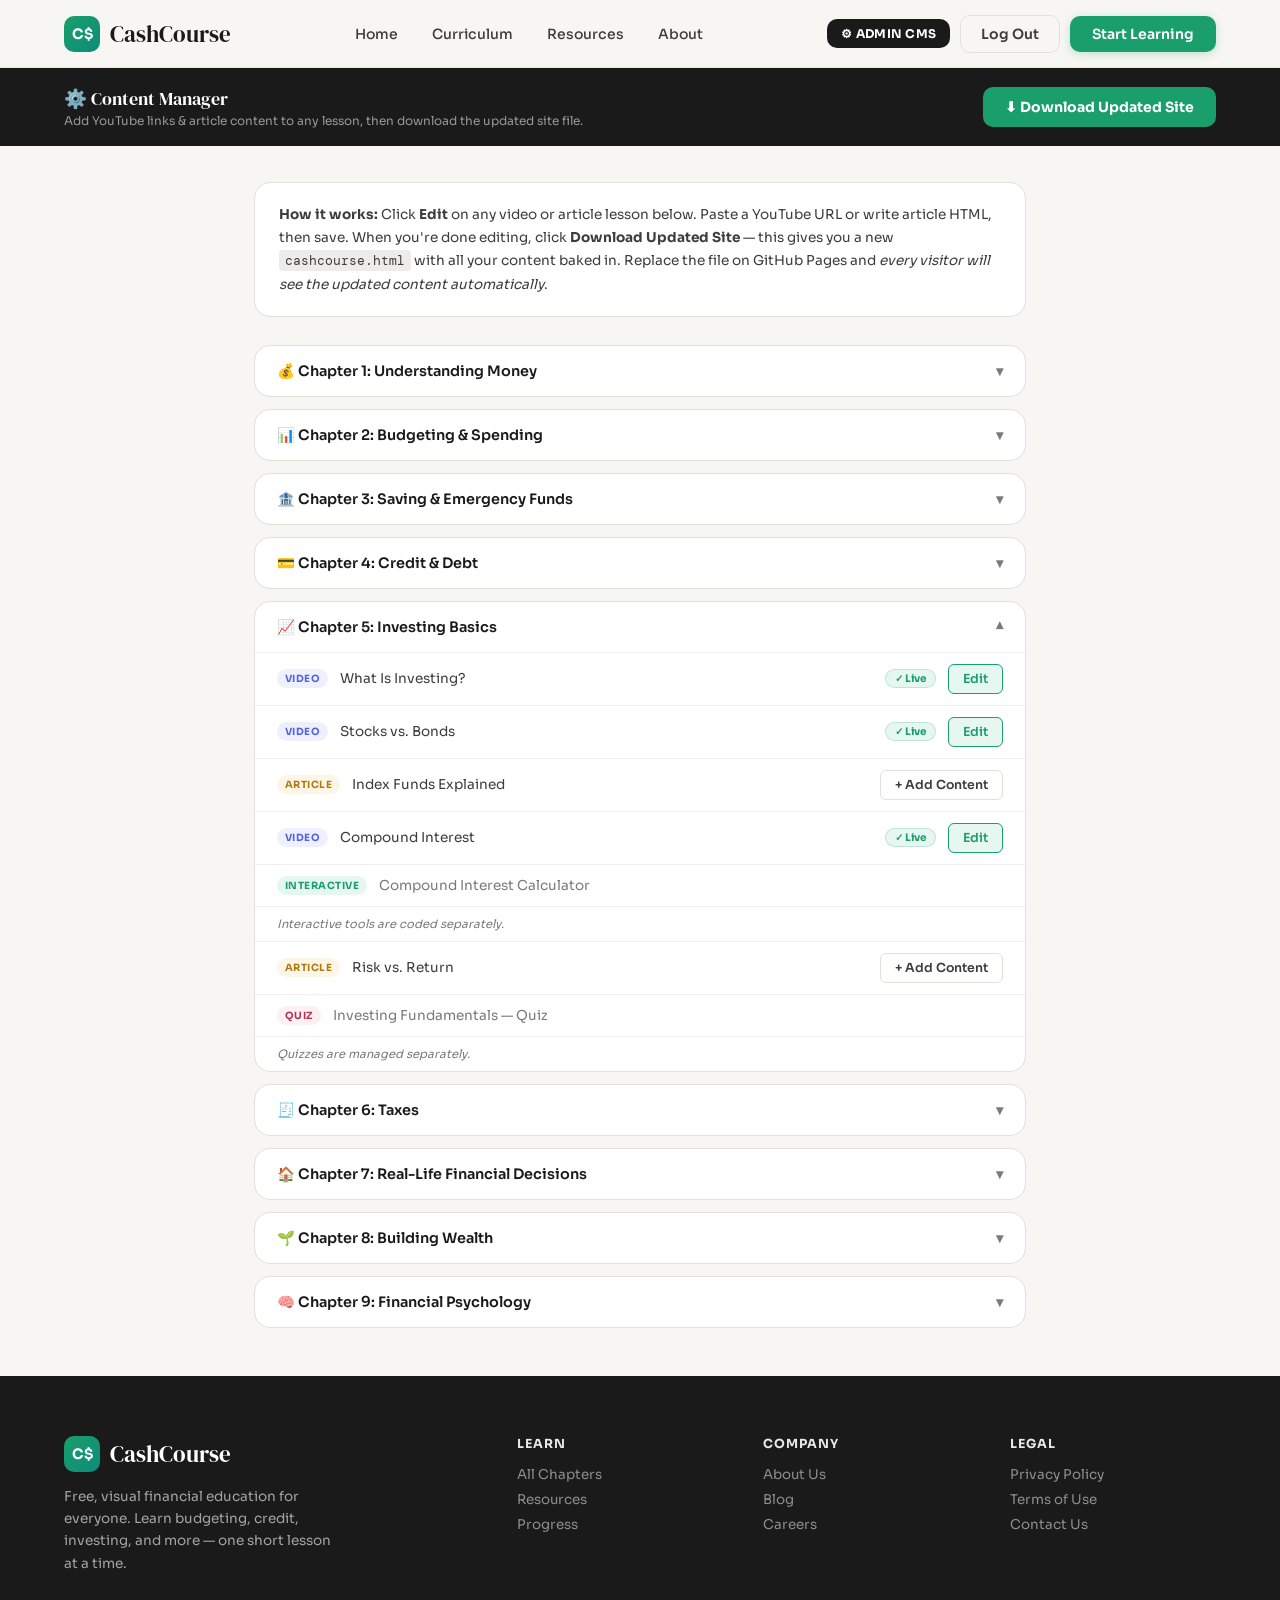
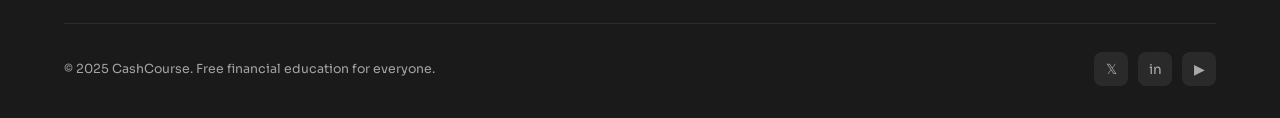
<file: cashcourse (1).html>
<html lang="en"><head>
<meta charset="UTF-8">
<meta name="viewport" content="width=device-width, initial-scale=1.0">
<title>CashCourse — Learn Money. Build Your Future.</title>
<link rel="preconnect" href="https://fonts.googleapis.com">
<link href="https://fonts.googleapis.com/css2?family=Sora:wght@300;400;500;600;700;800&amp;family=DM+Serif+Display:ital@0;1&amp;family=DM+Mono:wght@400;500&amp;display=swap" rel="stylesheet">
<style>
/* ─────────────────────────────────────
   ADMIN CREDENTIALS (keep private):
   Email:    admin@cashcourse.com
   Password: cashcourse2025
   ───────────────────────────────────── */
:root {
  --bg:#f7f6f2;--bg2:#eeecea;--surface:#fff;
  --green:#1a9e6b;--green-light:#e6f7f1;--green-mid:#2ec98a;
  --teal:#0d8c7a;--teal-dark:#0a6b5e;
  --ink:#1a1a1a;--ink2:#3d3d3d;--muted:#7a7a7a;--border:#e2e0db;
  --accent-gold:#e8a634;--accent-rose:#e05c7a;
  --shadow-sm:0 1px 3px rgba(0,0,0,.06),0 1px 2px rgba(0,0,0,.04);
  --shadow-md:0 4px 16px rgba(0,0,0,.08),0 2px 6px rgba(0,0,0,.04);
  --shadow-lg:0 12px 40px rgba(0,0,0,.10),0 4px 12px rgba(0,0,0,.05);
  --radius:16px;--radius-sm:10px;
}
*,*::before,*::after{box-sizing:border-box;margin:0;padding:0}
html{scroll-behavior:smooth;font-size:16px}
body{font-family:'Sora',sans-serif;background:var(--bg);color:var(--ink);overflow-x:hidden;-webkit-font-smoothing:antialiased}

/* ── LOGIN ── */
#loginOverlay{position:fixed;inset:0;z-index:9999;background:var(--bg);display:flex;align-items:center;justify-content:center;padding:20px}
#loginOverlay.hidden{display:none}
.login-wrap{width:100%;max-width:440px}
.login-logo{display:flex;align-items:center;gap:10px;justify-content:center;font-family:'DM Serif Display',serif;font-size:1.6rem;color:var(--ink);margin-bottom:36px}
.login-logo-icon{width:42px;height:42px;background:linear-gradient(135deg,var(--green),var(--teal));border-radius:12px;display:flex;align-items:center;justify-content:center;color:white;font-size:1rem;font-weight:700;font-family:'Sora',sans-serif}
.login-card{background:white;border-radius:24px;padding:44px 40px;border:1px solid var(--border);box-shadow:var(--shadow-lg)}
.login-title{font-family:'DM Serif Display',serif;font-size:1.75rem;color:var(--ink);margin-bottom:6px}
.login-sub{font-size:.875rem;color:var(--muted);margin-bottom:32px;line-height:1.5}
.login-field{margin-bottom:18px}
.login-field label{display:block;font-size:.72rem;font-weight:700;color:var(--ink2);margin-bottom:8px;text-transform:uppercase;letter-spacing:.05em}
.login-field input{width:100%;padding:12px 16px;border:1.5px solid var(--border);border-radius:var(--radius-sm);font-family:'Sora',sans-serif;font-size:.9rem;color:var(--ink);background:var(--bg);outline:none;transition:border-color .2s,background .2s}
.login-field input:focus{border-color:var(--green);background:white}
.login-field input.error{border-color:var(--accent-rose)}
.login-error{background:#fdf0f3;border:1px solid rgba(224,92,122,.25);border-radius:var(--radius-sm);padding:12px 16px;font-size:.82rem;color:#b53053;margin-bottom:18px;display:none}
.login-error.show{display:block}
.btn-login{width:100%;padding:13px;border-radius:var(--radius-sm);font-family:'Sora',sans-serif;font-size:.95rem;font-weight:700;color:white;background:var(--green);border:none;cursor:pointer;box-shadow:0 4px 14px rgba(26,158,107,.3);transition:background .2s,transform .15s}
.btn-login:hover{background:var(--teal);transform:translateY(-1px)}
.login-hint{margin-top:20px;padding:14px 16px;background:var(--green-light);border-radius:var(--radius-sm);border:1px solid rgba(26,158,107,.15);font-size:.78rem;color:var(--teal-dark);line-height:1.6}
.login-hint strong{color:var(--green)}

/* ── NAV ── */
nav{position:fixed;top:0;left:0;right:0;z-index:100;display:flex;align-items:center;justify-content:space-between;padding:0 5%;height:68px;background:rgba(247,246,242,.88);backdrop-filter:blur(16px);border-bottom:1px solid rgba(226,224,219,.7);transition:box-shadow .3s}
nav.scrolled{box-shadow:var(--shadow-md)}
.nav-logo{display:flex;align-items:center;gap:10px;font-family:'DM Serif Display',serif;font-size:1.45rem;color:var(--ink);text-decoration:none;cursor:pointer}
.nav-logo-icon{width:36px;height:36px;background:linear-gradient(135deg,var(--green),var(--teal));border-radius:10px;display:flex;align-items:center;justify-content:center;color:white;font-size:.9rem;font-weight:700;font-family:'Sora',sans-serif}
.nav-links{display:flex;align-items:center;gap:2px;list-style:none}
.nav-links a{display:block;padding:8px 16px;color:var(--ink2);text-decoration:none;font-size:.875rem;font-weight:500;border-radius:var(--radius-sm);transition:background .2s,color .2s}
.nav-links a:hover{background:var(--bg2);color:var(--green)}
.nav-links a.active{color:var(--green);background:var(--green-light)}
.nav-cta{display:flex;align-items:center;gap:10px}
.btn-ghost{padding:9px 20px;border-radius:var(--radius-sm);font-size:.875rem;font-weight:600;color:var(--ink2);background:transparent;border:1.5px solid var(--border);cursor:pointer;text-decoration:none;font-family:'Sora',sans-serif;transition:border-color .2s,color .2s,background .2s}
.btn-ghost:hover{border-color:var(--green);color:var(--green);background:var(--green-light)}
.btn-primary{padding:9px 22px;border-radius:var(--radius-sm);font-size:.875rem;font-weight:600;color:white;background:var(--green);border:none;cursor:pointer;text-decoration:none;font-family:'Sora',sans-serif;box-shadow:0 2px 8px rgba(26,158,107,.25);transition:background .2s,transform .15s}
.btn-primary:hover{background:var(--teal);transform:translateY(-1px)}
.nav-admin-btn{padding:7px 14px;border-radius:var(--radius-sm);font-size:.75rem;font-weight:700;color:white;background:var(--ink);border:none;cursor:pointer;font-family:'Sora',sans-serif;letter-spacing:.02em;text-transform:uppercase;transition:background .2s;display:none}
.nav-admin-btn:hover{background:#333}
.hamburger{display:none;flex-direction:column;gap:5px;cursor:pointer;padding:4px;background:none;border:none}
.hamburger span{display:block;width:22px;height:2px;background:var(--ink);border-radius:2px}

/* ── PAGES ── */
.page{display:none}
.page.active{display:block}

/* ── HERO ── */
.hero{min-height:100vh;padding:120px 5% 80px;display:grid;grid-template-columns:1fr 1fr;gap:60px;align-items:center;position:relative;overflow:hidden}
.hero::before{content:'';position:absolute;top:0;right:0;width:55%;height:100%;background:radial-gradient(ellipse at 80% 50%,rgba(46,201,138,.08) 0%,transparent 70%);pointer-events:none}
.hero-eyebrow{display:inline-flex;align-items:center;gap:8px;background:var(--green-light);color:var(--green);padding:6px 14px;border-radius:100px;font-size:.78rem;font-weight:600;letter-spacing:.04em;text-transform:uppercase;margin-bottom:28px;border:1px solid rgba(26,158,107,.15);animation:fadeUp .6s ease both}
.hero-eyebrow-dot{width:6px;height:6px;background:var(--green-mid);border-radius:50%;animation:pulse 2s ease infinite}
@keyframes pulse{0%,100%{opacity:1;transform:scale(1)}50%{opacity:.5;transform:scale(.8)}}
.hero-title{font-family:'DM Serif Display',serif;font-size:clamp(2.6rem,5vw,4rem);line-height:1.12;color:var(--ink);margin-bottom:24px;animation:fadeUp .6s .1s ease both}
.hero-title em{font-style:italic;color:var(--green)}
.hero-desc{font-size:1.05rem;line-height:1.7;color:var(--muted);max-width:480px;margin-bottom:40px;animation:fadeUp .6s .2s ease both}
.hero-actions{display:flex;align-items:center;gap:14px;flex-wrap:wrap;animation:fadeUp .6s .3s ease both}
.btn-hero-primary{padding:14px 28px;border-radius:12px;font-size:.95rem;font-weight:600;color:white;background:var(--green);border:none;cursor:pointer;box-shadow:0 4px 16px rgba(26,158,107,.3);display:flex;align-items:center;gap:8px;text-decoration:none;font-family:'Sora',sans-serif;transition:background .2s,transform .15s}
.btn-hero-primary:hover{background:var(--teal);transform:translateY(-2px)}
.btn-hero-outline{padding:14px 28px;border-radius:12px;font-size:.95rem;font-weight:600;color:var(--ink2);background:white;border:1.5px solid var(--border);cursor:pointer;text-decoration:none;display:flex;align-items:center;gap:8px;font-family:'Sora',sans-serif;transition:border-color .2s,color .2s}
.btn-hero-outline:hover{border-color:var(--green);color:var(--green)}
.hero-stats{display:flex;gap:36px;margin-top:52px;animation:fadeUp .6s .4s ease both}
.stat-num{font-family:'DM Serif Display',serif;font-size:1.8rem;color:var(--ink)}
.stat-label{font-size:.78rem;color:var(--muted);font-weight:500;margin-top:2px}
.hero-visual{display:flex;justify-content:center;align-items:center;animation:fadeLeft .7s .2s ease both;position:relative}
.hero-card-stack{position:relative;width:420px;height:440px}
.hcard{position:absolute;border-radius:var(--radius);background:white;box-shadow:var(--shadow-lg);padding:24px;transition:transform .4s ease}
.hcard:hover{transform:translateY(-6px)!important}
.hcard-main{width:320px;left:50px;top:60px;z-index:3;background:linear-gradient(145deg,#fff,#f9fdf9)}
.hcard-back1{width:290px;left:30px;top:20px;z-index:1;background:linear-gradient(135deg,var(--green),var(--teal));transform:rotate(-4deg)}
.hcard-back2{width:290px;left:100px;top:30px;z-index:2;background:white;transform:rotate(3deg);opacity:.9}
.hcard-label{font-size:.7rem;font-weight:600;color:var(--muted);text-transform:uppercase;letter-spacing:.06em;margin-bottom:12px}
.hcard-title{font-size:1.05rem;font-weight:700;color:var(--ink);margin-bottom:16px}
.progress-wrap{margin-bottom:10px}
.progress-label{display:flex;justify-content:space-between;font-size:.75rem;color:var(--muted);margin-bottom:5px}
.progress-bar{height:6px;background:var(--bg2);border-radius:100px;overflow:hidden}
.progress-fill{height:100%;border-radius:100px;background:linear-gradient(90deg,var(--green),var(--green-mid));transition:width 1.2s ease}
.hcard-chips{display:flex;gap:6px;flex-wrap:wrap;margin-top:16px}
.chip{padding:4px 10px;border-radius:100px;font-size:.7rem;font-weight:600;background:var(--green-light);color:var(--green);border:1px solid rgba(26,158,107,.15)}
.chip.gold{background:#fdf5e6;color:#b07a10;border-color:#f0d090}
.chip.rose{background:#fdf0f3;color:#b53053;border-color:#f0b0be}
.floating-badge{position:absolute;background:white;border-radius:var(--radius-sm);box-shadow:var(--shadow-md);padding:12px 16px;display:flex;align-items:center;gap:10px;animation:float 4s ease infinite;z-index:10}
.floating-badge.a{bottom:60px;right:0}
.floating-badge.b{top:30px;right:-10px;animation-delay:2s}
.badge-icon{font-size:1.2rem}
.badge-text{font-size:.72rem;font-weight:600;color:var(--ink2);line-height:1.3}
.badge-sub{font-size:.65rem;color:var(--muted)}
@keyframes float{0%,100%{transform:translateY(0)}50%{transform:translateY(-8px)}}
@keyframes fadeUp{from{opacity:0;transform:translateY(24px)}to{opacity:1;transform:translateY(0)}}
@keyframes fadeLeft{from{opacity:0;transform:translateX(24px)}to{opacity:1;transform:translateX(0)}}

/* ── TRUST BAR ── */
.trust-bar{padding:40px 5%;border-top:1px solid var(--border);border-bottom:1px solid var(--border);background:white;display:flex;align-items:center;justify-content:center;gap:60px;flex-wrap:wrap}
.trust-item{display:flex;align-items:center;gap:10px;opacity:.55;transition:opacity .2s}
.trust-item:hover{opacity:.85}
.trust-icon{font-size:1.4rem}
.trust-name{font-size:.85rem;font-weight:700;letter-spacing:.04em;color:var(--ink)}

/* ── SECTIONS ── */
section{padding:100px 5%}
.section-eyebrow{display:inline-flex;align-items:center;gap:8px;background:var(--green-light);color:var(--green);padding:5px 12px;border-radius:100px;font-size:.73rem;font-weight:600;letter-spacing:.06em;text-transform:uppercase;margin-bottom:20px;border:1px solid rgba(26,158,107,.15)}
.section-title{font-family:'DM Serif Display',serif;font-size:clamp(1.8rem,3.5vw,2.8rem);line-height:1.2;color:var(--ink);max-width:560px;margin-bottom:16px}
.section-desc{font-size:1rem;color:var(--muted);line-height:1.7;max-width:500px;margin-bottom:52px}
.mission-grid{display:grid;grid-template-columns:1fr 1fr;gap:80px;align-items:center}
.mission-big-card{background:linear-gradient(145deg,var(--green),var(--teal-dark));border-radius:24px;padding:40px;color:white;position:relative;overflow:hidden}
.mission-big-card::before{content:'';position:absolute;top:-40px;right:-40px;width:180px;height:180px;background:rgba(255,255,255,.06);border-radius:50%}
.mbcard-label{font-size:.72rem;font-weight:600;letter-spacing:.08em;text-transform:uppercase;opacity:.7;margin-bottom:8px}
.mbcard-num{font-family:'DM Serif Display',serif;font-size:3.5rem;line-height:1;margin-bottom:8px}
.mbcard-desc{font-size:.9rem;opacity:.85;line-height:1.5}
.mission-small-cards{display:grid;grid-template-columns:1fr 1fr;gap:14px;margin-top:14px}
.ms-card{background:white;border-radius:var(--radius-sm);padding:20px;box-shadow:var(--shadow-sm);border:1px solid var(--border);transition:box-shadow .2s,transform .2s}
.ms-card:hover{box-shadow:var(--shadow-md);transform:translateY(-2px)}
.ms-icon{font-size:1.4rem;margin-bottom:8px}
.ms-label{font-size:.8rem;font-weight:700;color:var(--ink2)}
.ms-val{font-family:'DM Mono',monospace;font-size:.85rem;color:var(--green);font-weight:500;margin-top:3px}
.mission-points{list-style:none;margin-top:10px}
.mission-points li{display:flex;align-items:flex-start;gap:12px;padding:16px 0;border-bottom:1px solid var(--border);font-size:.95rem;color:var(--ink2);line-height:1.5}
.mission-points li:last-child{border-bottom:none}
.mp-dot{width:22px;height:22px;flex-shrink:0;background:var(--green-light);border-radius:50%;display:flex;align-items:center;justify-content:center;margin-top:1px}
.mp-dot svg{width:11px;height:11px;fill:none;stroke:var(--green);stroke-width:2.5;stroke-linecap:round}
.topics-grid{display:grid;grid-template-columns:repeat(4,1fr);gap:20px}
.topic-card{background:white;border-radius:var(--radius);padding:28px 24px;border:1px solid var(--border);box-shadow:var(--shadow-sm);cursor:pointer;transition:box-shadow .25s,transform .25s,border-color .25s;position:relative;overflow:hidden}
.topic-card::before{content:'';position:absolute;bottom:0;left:0;right:0;height:3px;background:linear-gradient(90deg,var(--green),var(--green-mid));transform:scaleX(0);transform-origin:left;transition:transform .3s ease}
.topic-card:hover{box-shadow:var(--shadow-md);transform:translateY(-4px);border-color:rgba(26,158,107,.2)}
.topic-card:hover::before{transform:scaleX(1)}
.topic-icon-wrap{width:48px;height:48px;border-radius:12px;display:flex;align-items:center;justify-content:center;font-size:1.4rem;margin-bottom:18px}
.topic-title{font-size:.95rem;font-weight:700;color:var(--ink);margin-bottom:8px}
.topic-desc{font-size:.82rem;color:var(--muted);line-height:1.55}
.topic-lessons{font-size:.72rem;font-weight:600;color:var(--green);margin-top:14px;text-transform:uppercase;letter-spacing:.04em}

/* ── CURRICULUM ── */
.curriculum-hero{padding:120px 5% 60px;text-align:center}
.curriculum-hero .section-title{max-width:640px;margin:0 auto 16px}
.curriculum-hero .section-desc{max-width:540px;margin:0 auto}
.modules-list{padding:0 5% 100px;max-width:860px;margin:0 auto}
.module-card{background:white;border-radius:var(--radius);border:1px solid var(--border);margin-bottom:16px;overflow:hidden;box-shadow:var(--shadow-sm);transition:box-shadow .2s}
.module-card:hover{box-shadow:var(--shadow-md)}
.module-header{display:flex;align-items:center;gap:18px;padding:24px 28px;cursor:pointer;user-select:none}
.module-num{width:42px;height:42px;flex-shrink:0;border-radius:12px;background:var(--green);display:flex;align-items:center;justify-content:center;font-family:'DM Mono',monospace;font-size:.85rem;font-weight:500;color:white}
.module-info{flex:1}
.module-title{font-size:1rem;font-weight:700;color:var(--ink);margin-bottom:3px}
.module-meta{font-size:.78rem;color:var(--muted)}
.module-chevron{color:var(--muted);transition:transform .3s;font-size:.9rem}
.module-card.open .module-chevron{transform:rotate(180deg);color:var(--green)}
.module-card.open .module-num{background:var(--teal)}
.module-lessons{display:none;border-top:1px solid var(--border)}
.module-card.open .module-lessons{display:block}
.lesson-row{display:flex;align-items:center;gap:14px;padding:14px 28px;cursor:pointer;transition:background .15s;border-bottom:1px solid rgba(226,224,219,.5)}
.lesson-row:last-child{border-bottom:none}
.lesson-row:hover{background:var(--bg)}
.lesson-type-icon{width:32px;height:32px;flex-shrink:0;border-radius:8px;background:var(--green-light);display:flex;align-items:center;justify-content:center;font-size:.85rem}
.lesson-name{flex:1;font-size:.875rem;font-weight:500;color:var(--ink2)}
.lesson-type-tag{font-size:.65rem;font-weight:700;text-transform:uppercase;letter-spacing:.05em;padding:3px 8px;border-radius:100px;background:var(--bg2);color:var(--muted)}
.lesson-type-tag.video{background:#eef0fe;color:#5060e8}
.lesson-type-tag.article{background:#fdf5e6;color:#b07a10}
.lesson-type-tag.interactive{background:var(--green-light);color:var(--green)}
.lesson-type-tag.quiz{background:#fdf0f3;color:#b53053}
.progress-module{padding:18px 28px;background:var(--bg);border-top:1px solid var(--border)}
.pm-label{font-size:.75rem;font-weight:600;color:var(--muted);margin-bottom:8px;display:flex;justify-content:space-between}
.pm-bar{height:5px;background:var(--border);border-radius:100px;overflow:hidden}
.pm-fill{height:100%;background:linear-gradient(90deg,var(--green),var(--green-mid));border-radius:100px;transition:width 1s ease}

/* ── LESSON ── */
.lesson-page{padding:100px 5% 80px;max-width:900px;margin:0 auto}
.lesson-breadcrumb{font-size:.78rem;color:var(--muted);margin-bottom:24px;display:flex;align-items:center;gap:6px}
.lesson-breadcrumb a{color:var(--green);text-decoration:none;font-weight:500;cursor:pointer}
.lesson-breadcrumb a:hover{text-decoration:underline}
.lesson-h1{font-family:'DM Serif Display',serif;font-size:1.9rem;color:var(--ink);margin-bottom:10px}
.lesson-meta-row{display:flex;align-items:center;gap:16px;margin-bottom:32px;flex-wrap:wrap}
.lm-item{display:flex;align-items:center;gap:5px;font-size:.78rem;color:var(--muted)}
.lm-tag{display:inline-flex;align-items:center;gap:5px;padding:4px 12px;border-radius:100px;font-size:.75rem;font-weight:700;text-transform:uppercase;letter-spacing:.04em}
.lm-tag.video{background:#eef0fe;color:#5060e8}
.lm-tag.article{background:#fdf5e6;color:#b07a10}
.lm-tag.interactive{background:var(--green-light);color:var(--green)}
.lm-tag.quiz{background:#fdf0f3;color:#b53053}
.placeholder-video{width:100%;aspect-ratio:16/9;background:linear-gradient(145deg,#0d1a14,#1a2e22);border-radius:var(--radius);overflow:hidden;position:relative;margin-bottom:32px;box-shadow:var(--shadow-lg);display:flex;align-items:center;justify-content:center;cursor:pointer}
.placeholder-video .vnoise{position:absolute;inset:0;background:radial-gradient(ellipse at 30% 50%,rgba(26,158,107,.12) 0%,transparent 60%)}
.placeholder-video .play-btn{width:72px;height:72px;border-radius:50%;background:rgba(255,255,255,.92);display:flex;align-items:center;justify-content:center;box-shadow:0 8px 30px rgba(0,0,0,.3);position:relative;z-index:2;transition:transform .2s}
.placeholder-video:hover .play-btn{transform:scale(1.08)}
.placeholder-video .play-btn svg{fill:var(--green);width:26px;height:26px;margin-left:3px}
.placeholder-video .vlabel{position:absolute;bottom:20px;right:20px;background:rgba(255,255,255,.12);backdrop-filter:blur(8px);border:1px solid rgba(255,255,255,.15);border-radius:6px;padding:6px 10px;font-size:.72rem;font-weight:600;color:rgba(255,255,255,.85);font-family:'DM Mono',monospace;z-index:2}
.placeholder-video .vcoming{position:absolute;z-index:3;text-align:center}
.placeholder-video .vcoming p{color:rgba(255,255,255,.5);font-size:.8rem;margin-top:12px}
.lesson-video-embed{width:100%;aspect-ratio:16/9;border-radius:var(--radius);overflow:hidden;margin-bottom:32px;box-shadow:var(--shadow-lg)}
.lesson-video-embed iframe{width:100%;height:100%;border:none}
.placeholder-article{background:white;border-radius:var(--radius);border:1px solid var(--border);padding:40px;margin-bottom:32px;box-shadow:var(--shadow-sm)}
.ph-eyebrow-article{display:inline-flex;align-items:center;gap:6px;background:#fdf5e6;color:#b07a10;padding:4px 12px;border-radius:100px;font-size:.72rem;font-weight:700;text-transform:uppercase;letter-spacing:.05em;margin-bottom:20px;border:1px solid rgba(224,166,52,.2)}
.ph-lines{display:flex;flex-direction:column;gap:10px;margin-top:16px}
.ph-line{height:14px;background:var(--bg2);border-radius:4px;animation:shimmer 2s ease infinite}
@keyframes shimmer{0%,100%{opacity:.6}50%{opacity:1}}
.ph-line.short{width:55%}.ph-line.medium{width:82%}.ph-line.full{width:100%}
.placeholder-interactive{background:white;border-radius:var(--radius);border:1px solid var(--border);padding:40px;margin-bottom:32px;box-shadow:var(--shadow-sm);text-align:center}
.ph-tool-icon{font-size:3rem;margin-bottom:14px}
.ph-tool-title{font-family:'DM Serif Display',serif;font-size:1.3rem;color:var(--ink);margin-bottom:8px}
.ph-tool-desc{font-size:.875rem;color:var(--muted);line-height:1.6;max-width:420px;margin:0 auto 24px}
.ph-input-row{display:grid;grid-template-columns:1fr 1fr;gap:16px;margin-top:24px;text-align:left}
.ph-input-field label{display:block;font-size:.72rem;font-weight:700;color:var(--ink2);margin-bottom:8px;text-transform:uppercase;letter-spacing:.04em}
.ph-input-fake{width:100%;height:42px;background:var(--bg2);border-radius:var(--radius-sm);border:1.5px solid var(--border)}
.ph-result{margin-top:24px;padding:16px;background:var(--green-light);border-radius:var(--radius-sm);border:1px solid rgba(26,158,107,.15)}
.ph-result-label{font-size:.72rem;font-weight:700;color:var(--green);text-transform:uppercase;letter-spacing:.05em;margin-bottom:6px}
.ph-result-bar{height:14px;background:rgba(26,158,107,.15);border-radius:4px;width:60%;animation:shimmer 2s ease infinite}
.placeholder-quiz{background:white;border-radius:var(--radius);border:1px solid var(--border);padding:40px;margin-bottom:32px;box-shadow:var(--shadow-sm)}
.ph-eyebrow-quiz{display:inline-flex;align-items:center;gap:6px;background:#fdf0f3;color:#b53053;padding:4px 12px;border-radius:100px;font-size:.72rem;font-weight:700;text-transform:uppercase;letter-spacing:.05em;margin-bottom:20px;border:1px solid rgba(224,92,122,.2)}
.ph-q-block{margin-bottom:28px}
.ph-q-num{font-size:.72rem;font-weight:700;color:var(--muted);text-transform:uppercase;letter-spacing:.05em;margin-bottom:8px}
.ph-q-text{height:18px;background:var(--bg2);border-radius:4px;width:80%;margin-bottom:14px;animation:shimmer 2s ease infinite}
.ph-options{display:flex;flex-direction:column;gap:8px}
.ph-option{padding:12px 16px;border-radius:var(--radius-sm);border:1.5px solid var(--border);background:var(--bg);font-size:.875rem;color:var(--muted);cursor:not-allowed;display:flex;align-items:center;gap:10px}
.ph-option-dot{width:16px;height:16px;border-radius:50%;border:2px solid var(--border);flex-shrink:0}
.about-desc-card{background:white;border-radius:var(--radius);border:1px solid var(--border);padding:28px;box-shadow:var(--shadow-sm);margin-bottom:32px}
.about-desc-card p{font-size:.95rem;color:var(--ink2);line-height:1.75}
.lesson-nav{display:flex;justify-content:space-between;align-items:center;margin-top:40px;padding-top:28px;border-top:1px solid var(--border);gap:16px}
.ln-btn{display:flex;align-items:center;gap:8px;padding:12px 20px;border-radius:var(--radius-sm);font-size:.875rem;font-weight:600;border:1.5px solid var(--border);background:white;cursor:pointer;text-decoration:none;color:var(--ink2);transition:border-color .2s,color .2s;font-family:'Sora',sans-serif}
.ln-btn:hover{border-color:var(--green);color:var(--green)}
.ln-btn.next{background:var(--green);color:white;border-color:var(--green)}
.ln-btn.next:hover{background:var(--teal);border-color:var(--teal)}

/* ── ARTICLE CONTENT STYLES (for admin-pasted HTML) ── */
.article-content h2{font-family:'DM Serif Display',serif;font-size:1.45rem;color:var(--ink);margin:0 0 14px;line-height:1.3}
.article-content h3{font-family:'DM Serif Display',serif;font-size:1.15rem;color:var(--ink);margin:28px 0 10px}
.article-content h4{font-size:.95rem;font-weight:700;color:var(--ink);margin:20px 0 8px}
.article-content p{font-size:.95rem;color:var(--ink2);line-height:1.75;margin-bottom:16px}
.article-content ul,.article-content ol{font-size:.9rem;color:var(--ink2);line-height:1.85;margin:8px 0 16px 20px}
.article-content li{margin-bottom:4px}
.article-content strong{color:var(--ink)}
.article-callout{background:var(--green-light);border-left:3px solid var(--green);border-radius:0 var(--radius-sm) var(--radius-sm) 0;padding:14px 18px;margin:16px 0;font-size:.88rem;color:var(--teal-dark);line-height:1.65}

/* ── ABOUT ── */
.about-hero{padding:120px 5% 60px;max-width:760px;margin:0 auto;text-align:center}
.about-grid{display:grid;grid-template-columns:1fr 1fr;gap:60px;align-items:center;padding:0 5% 80px}
.about-visual{background:linear-gradient(145deg,var(--green),var(--teal-dark));border-radius:24px;padding:48px 40px;color:white;position:relative;overflow:hidden}
.about-visual::before{content:'💚';position:absolute;top:-30px;right:-20px;font-size:9rem;opacity:.08}
.av-quote{font-family:'DM Serif Display',serif;font-size:1.5rem;font-style:italic;line-height:1.4;margin-bottom:24px}
.av-attr{font-size:.8rem;opacity:.7;font-weight:500}
.about-values{padding:0 5% 100px}
.values-grid{display:grid;grid-template-columns:repeat(3,1fr);gap:24px;margin-top:52px}
.value-card{background:white;border-radius:var(--radius);padding:32px 28px;border:1px solid var(--border);box-shadow:var(--shadow-sm);transition:box-shadow .2s,transform .2s}
.value-card:hover{box-shadow:var(--shadow-md);transform:translateY(-3px)}
.value-icon{font-size:2rem;margin-bottom:16px}
.value-title{font-size:.95rem;font-weight:700;color:var(--ink);margin-bottom:10px}
.value-desc{font-size:.85rem;color:var(--muted);line-height:1.6}
.team-section{padding:0 5% 100px}
.team-grid{display:grid;grid-template-columns:repeat(2,1fr);gap:20px}
.team-card{background:white;border-radius:var(--radius);padding:24px;text-align:center;border:1px solid var(--border);box-shadow:var(--shadow-sm);transition:box-shadow .2s}
.team-card:hover{box-shadow:var(--shadow-md)}
.team-avatar{width:64px;height:64px;border-radius:50%;margin:0 auto 14px;display:flex;align-items:center;justify-content:center;font-size:1.6rem;background:var(--green-light)}
.team-name{font-size:.9rem;font-weight:700;color:var(--ink);margin-bottom:3px}
.team-role{font-size:.75rem;color:var(--muted)}

/* ── RESOURCES ── */
.resources-hero{padding:120px 5% 60px;text-align:center}
.calc-section{padding:0 5% 80px}
.calc-grid{display:grid;grid-template-columns:repeat(3,1fr);gap:24px;margin-top:52px}
.calc-card{background:white;border-radius:var(--radius);padding:32px 28px;border:1px solid var(--border);box-shadow:var(--shadow-sm);transition:box-shadow .2s,transform .2s}
.calc-card:hover{box-shadow:var(--shadow-md);transform:translateY(-3px)}
.calc-icon{font-size:2rem;margin-bottom:14px}
.calc-title{font-size:.95rem;font-weight:700;color:var(--ink);margin-bottom:8px}
.calc-desc{font-size:.82rem;color:var(--muted);line-height:1.55;margin-bottom:20px}
.calc-btn{display:inline-flex;align-items:center;gap:6px;padding:9px 18px;border-radius:8px;font-size:.8rem;font-weight:600;color:var(--green);background:var(--green-light);border:1px solid rgba(26,158,107,.15);cursor:pointer;text-decoration:none;transition:background .2s}
.calc-btn:hover{background:#d2f0e6}
.budget-calculator{background:white;border-radius:var(--radius);border:1px solid var(--border);padding:36px;box-shadow:var(--shadow-md);max-width:680px;margin:52px auto 0}
.bc-title{font-size:1.1rem;font-weight:700;color:var(--ink);margin-bottom:8px}
.bc-sub{font-size:.85rem;color:var(--muted);margin-bottom:28px}
.bc-row{display:grid;grid-template-columns:1fr 1fr;gap:16px;margin-bottom:16px}
.bc-field label{display:block;font-size:.75rem;font-weight:600;color:var(--ink2);margin-bottom:6px;text-transform:uppercase;letter-spacing:.04em}
.bc-field input{width:100%;padding:10px 14px;border:1.5px solid var(--border);border-radius:var(--radius-sm);font-family:'DM Mono',monospace;font-size:.9rem;color:var(--ink);background:var(--bg);outline:none;transition:border-color .2s}
.bc-field input:focus{border-color:var(--green);background:white}
.bc-result{margin-top:24px;padding:20px;border-radius:var(--radius-sm);background:var(--green-light);border:1px solid rgba(26,158,107,.15);display:flex;gap:24px;flex-wrap:wrap}
.bcr-label{font-size:.72rem;font-weight:600;color:var(--muted);text-transform:uppercase;letter-spacing:.04em;margin-bottom:3px}
.bcr-val{font-family:'DM Mono',monospace;font-size:1.2rem;font-weight:500;color:var(--green)}
.bcr-val.warn{color:var(--accent-rose)}
.templates-section{padding:0 5% 100px}
.templates-grid{display:grid;grid-template-columns:repeat(4,1fr);gap:20px}
.tmpl-card{background:white;border-radius:var(--radius);padding:24px;border:1px solid var(--border);box-shadow:var(--shadow-sm);transition:box-shadow .2s,transform .2s;cursor:pointer}
.tmpl-card:hover{box-shadow:var(--shadow-md);transform:translateY(-3px)}
.tmpl-preview{width:100%;aspect-ratio:4/3;border-radius:8px;background:var(--bg2);margin-bottom:14px;display:flex;align-items:center;justify-content:center;font-size:2rem;overflow:hidden;position:relative}
.tmpl-preview::after{content:'';position:absolute;inset:0;background:linear-gradient(135deg,var(--green-light),transparent);opacity:.5}
.tmpl-name{font-size:.875rem;font-weight:700;color:var(--ink);margin-bottom:4px}
.tmpl-type{font-size:.72rem;color:var(--muted);text-transform:uppercase;letter-spacing:.05em}

/* ── ADMIN PAGE ── */
#page-admin{min-height:100vh;padding-top:68px;background:var(--bg)}
.admin-topbar{position:sticky;top:68px;z-index:50;background:var(--ink);padding:18px 5%;display:flex;align-items:center;justify-content:space-between;gap:16px;flex-wrap:wrap}
.admin-topbar-left .admin-topbar-title{font-family:'DM Serif Display',serif;font-size:1.15rem;color:white;margin-bottom:2px}
.admin-topbar-left .admin-topbar-sub{font-size:.75rem;color:rgba(255,255,255,.55)}
.btn-export{padding:11px 22px;border-radius:var(--radius-sm);background:var(--green);color:white;border:none;font-family:'Sora',sans-serif;font-size:.875rem;font-weight:700;cursor:pointer;transition:background .2s,transform .15s;white-space:nowrap}
.btn-export:hover{background:var(--teal);transform:translateY(-1px)}
.admin-content{padding:36px 5%;max-width:900px;margin:0 auto}
.admin-intro{background:white;border:1px solid var(--border);border-radius:var(--radius);padding:20px 24px;margin-bottom:28px;font-size:.85rem;color:var(--ink2);line-height:1.7}
.admin-intro code{background:var(--bg2);padding:2px 6px;border-radius:4px;font-family:'DM Mono',monospace;font-size:.82rem}
.admin-chapter{background:white;border:1px solid var(--border);border-radius:var(--radius);margin-bottom:12px;overflow:hidden}
.admin-chapter-header{display:flex;align-items:center;justify-content:space-between;padding:16px 22px;cursor:pointer;font-weight:600;font-size:.9rem;color:var(--ink);user-select:none;transition:background .15s}
.admin-chapter-header:hover{background:var(--bg)}
.admin-chapter-header .chevron{transition:transform .3s;color:var(--muted)}
.admin-chapter-header.open .chevron{transform:rotate(180deg)}
.admin-chapter-lessons{display:none}
.admin-chapter-lessons.open{display:block}
.admin-lesson-row{display:flex;align-items:center;gap:12px;padding:11px 22px;border-top:1px solid rgba(226,224,219,.5);transition:background .15s}
.admin-lesson-row:hover{background:var(--bg)}
.admin-type-badge{font-size:.62rem;font-weight:700;text-transform:uppercase;letter-spacing:.05em;padding:3px 8px;border-radius:100px;flex-shrink:0}
.admin-type-badge.video{background:#eef0fe;color:#5060e8}
.admin-type-badge.article{background:#fdf5e6;color:#b07a10}
.admin-type-badge.interactive{background:var(--green-light);color:var(--green)}
.admin-type-badge.quiz{background:#fdf0f3;color:#b53053}
.admin-lesson-name{flex:1;font-size:.85rem;color:var(--ink2)}
.admin-edited-pill{font-size:.65rem;font-weight:700;color:var(--green);background:var(--green-light);border:1px solid rgba(26,158,107,.2);padding:2px 9px;border-radius:100px;flex-shrink:0}
.admin-edit-btn{padding:6px 14px;border-radius:6px;border:1.5px solid var(--border);background:white;font-family:'Sora',sans-serif;font-size:.78rem;font-weight:600;color:var(--ink2);cursor:pointer;transition:border-color .2s,color .2s;flex-shrink:0}
.admin-edit-btn:hover{border-color:var(--green);color:var(--green)}
.admin-edit-btn.has-content{border-color:var(--green);color:var(--green);background:var(--green-light)}
.admin-note{font-size:.72rem;color:var(--muted);padding:10px 22px;border-top:1px solid rgba(226,224,219,.5);font-style:italic}

/* ── EDIT DRAWER ── */
.edit-overlay{display:none;position:fixed;inset:0;background:rgba(0,0,0,.35);z-index:199;backdrop-filter:blur(2px)}
.edit-overlay.show{display:block}
.edit-drawer{position:fixed;top:0;right:-110%;width:min(700px,100%);height:100vh;background:white;box-shadow:-6px 0 50px rgba(0,0,0,.15);z-index:200;display:flex;flex-direction:column;transition:right .35s cubic-bezier(.4,0,.2,1)}
.edit-drawer.open{right:0}
.edit-drawer-header{display:flex;align-items:center;justify-content:space-between;padding:20px 28px;border-bottom:1px solid var(--border);flex-shrink:0}
.edit-drawer-header h3{font-family:'DM Serif Display',serif;font-size:1.1rem;color:var(--ink)}
.edit-drawer-close{width:32px;height:32px;border-radius:8px;border:1px solid var(--border);background:none;cursor:pointer;font-size:.9rem;display:flex;align-items:center;justify-content:center;transition:background .15s;color:var(--muted)}
.edit-drawer-close:hover{background:var(--bg2);color:var(--ink)}
.edit-drawer-body{flex:1;overflow-y:auto;padding:24px 28px}
.edit-drawer-footer{padding:16px 28px;border-top:1px solid var(--border);display:flex;gap:10px;flex-shrink:0}
.btn-save-lesson{flex:1;padding:11px;border-radius:var(--radius-sm);background:var(--green);color:white;border:none;font-family:'Sora',sans-serif;font-size:.875rem;font-weight:700;cursor:pointer;transition:background .2s}
.btn-save-lesson:hover{background:var(--teal)}
.btn-revert-lesson{padding:11px 16px;border-radius:var(--radius-sm);border:1.5px solid var(--border);background:white;font-family:'Sora',sans-serif;font-size:.82rem;font-weight:600;color:var(--muted);cursor:pointer;transition:border-color .2s,color .2s}
.btn-revert-lesson:hover{border-color:var(--accent-rose);color:var(--accent-rose)}
.btn-cancel-lesson{padding:11px 16px;border-radius:var(--radius-sm);border:1.5px solid var(--border);background:white;font-family:'Sora',sans-serif;font-size:.82rem;font-weight:600;color:var(--ink2);cursor:pointer;transition:border-color .2s,color .2s}
.btn-cancel-lesson:hover{border-color:var(--green);color:var(--green)}
.edit-field{margin-bottom:20px}
.edit-field label{display:block;font-size:.72rem;font-weight:700;color:var(--ink2);text-transform:uppercase;letter-spacing:.05em;margin-bottom:8px}
.edit-field input[type=text]{width:100%;padding:11px 14px;border:1.5px solid var(--border);border-radius:var(--radius-sm);font-family:'Sora',sans-serif;font-size:.9rem;color:var(--ink);outline:none;transition:border-color .2s;background:white}
.edit-field input[type=text]:focus{border-color:var(--green)}
.edit-field textarea{width:100%;height:260px;padding:12px 14px;border:1.5px solid var(--border);border-radius:var(--radius-sm);font-family:'DM Mono',monospace;font-size:.78rem;color:var(--ink);outline:none;resize:vertical;line-height:1.6;transition:border-color .2s;background:#fafaf8}
.edit-field textarea:focus{border-color:var(--green);background:white}
.edit-hint{margin-top:8px;font-size:.75rem;color:var(--muted);line-height:1.55;background:var(--bg2);padding:10px 12px;border-radius:8px}
.edit-hint code{background:white;padding:1px 5px;border-radius:4px;font-family:'DM Mono',monospace}
.edit-preview-label{font-size:.72rem;font-weight:700;color:var(--ink2);text-transform:uppercase;letter-spacing:.05em;margin:20px 0 10px;display:flex;align-items:center;gap:8px}
.edit-preview-label::after{content:'';flex:1;height:1px;background:var(--border)}
.edit-preview-box{border:1px solid var(--border);border-radius:var(--radius-sm);padding:20px;max-height:280px;overflow-y:auto;font-size:.88rem;color:var(--ink2);line-height:1.7}
.edit-preview-box h2{font-family:'DM Serif Display',serif;font-size:1.2rem;color:var(--ink);margin-bottom:10px}
.edit-preview-box h3{font-family:'DM Serif Display',serif;font-size:1rem;color:var(--ink);margin:16px 0 8px}
.edit-preview-box p{margin-bottom:10px}
.edit-preview-box ul{margin:6px 0 10px 18px}
.edit-preview-box li{margin-bottom:3px}
.edit-preview-box .article-callout{background:var(--green-light);border-left:3px solid var(--green);border-radius:0 6px 6px 0;padding:10px 14px;margin:12px 0;font-size:.82rem;color:var(--teal-dark)}
.edit-preview-empty{color:var(--muted);font-style:italic;font-size:.85rem;text-align:center;padding:30px 0}
.video-preview-box{aspect-ratio:16/9;border-radius:var(--radius-sm);overflow:hidden;border:1px solid var(--border);background:var(--bg2)}
.video-preview-box iframe{width:100%;height:100%;border:none}
.video-preview-placeholder{width:100%;height:100%;display:flex;align-items:center;justify-content:center;color:var(--muted);font-size:.85rem;flex-direction:column;gap:8px}

/* ── TOAST ── */
.admin-toast{position:fixed;bottom:28px;left:50%;transform:translateX(-50%) translateY(20px);background:var(--ink);color:white;padding:12px 24px;border-radius:var(--radius-sm);font-size:.85rem;font-weight:500;z-index:400;opacity:0;transition:opacity .3s,transform .3s;pointer-events:none;white-space:nowrap}
.admin-toast.show{opacity:1;transform:translateX(-50%) translateY(0)}

/* ── FOOTER ── */
footer{background:var(--ink);color:rgba(255,255,255,.6);padding:60px 5% 32px}
.footer-grid{display:grid;grid-template-columns:2fr 1fr 1fr 1fr;gap:40px;margin-bottom:48px}
.footer-brand p{font-size:.85rem;line-height:1.65;max-width:280px}
.footer-col h4{font-size:.78rem;font-weight:700;color:rgba(255,255,255,.9);text-transform:uppercase;letter-spacing:.08em;margin-bottom:14px}
.footer-col a{display:block;font-size:.84rem;color:rgba(255,255,255,.5);text-decoration:none;margin-bottom:8px;transition:color .2s;cursor:pointer}
.footer-col a:hover{color:var(--green-mid)}
.footer-bottom{display:flex;justify-content:space-between;align-items:center;padding-top:28px;border-top:1px solid rgba(255,255,255,.08);flex-wrap:wrap;gap:12px}
.footer-bottom span{font-size:.78rem}
.footer-social{display:flex;gap:10px}
.social-btn{width:34px;height:34px;border-radius:8px;background:rgba(255,255,255,.07);display:flex;align-items:center;justify-content:center;font-size:.85rem;cursor:pointer;transition:background .2s;text-decoration:none}
.social-btn:hover{background:rgba(255,255,255,.14)}

/* ── ANIM / REVEAL ── */
.reveal{opacity:0;transform:translateY(20px);transition:opacity .6s ease,transform .6s ease}
.reveal.visible{opacity:1;transform:translateY(0)}
.mobile-menu{display:none;position:fixed;inset:0;z-index:99;background:var(--bg);padding:90px 5% 40px;flex-direction:column;gap:4px}
.mobile-menu.open{display:flex}
.mobile-menu a{font-size:1.1rem;font-weight:600;color:var(--ink);padding:14px 0;border-bottom:1px solid var(--border);text-decoration:none}
.mobile-menu a:hover{color:var(--green)}

/* ── RESPONSIVE ── */
@media(max-width:1024px){.topics-grid{grid-template-columns:repeat(2,1fr)}.team-grid{grid-template-columns:repeat(2,1fr)}.footer-grid{grid-template-columns:1fr 1fr}}
@media(max-width:768px){.hero{grid-template-columns:1fr;padding-top:100px}.hero-visual{display:none}.mission-grid,.about-grid{grid-template-columns:1fr}.values-grid,.calc-grid{grid-template-columns:1fr}.templates-grid{grid-template-columns:repeat(2,1fr)}.nav-links,.nav-cta{display:none}.hamburger{display:flex}.trust-bar{gap:28px}.bc-row{grid-template-columns:1fr}.footer-grid{grid-template-columns:1fr 1fr}.hero-stats{gap:24px}.ph-input-row{grid-template-columns:1fr}}
@media(max-width:480px){.topics-grid,.templates-grid{grid-template-columns:1fr}.team-grid{grid-template-columns:1fr 1fr}.footer-grid{grid-template-columns:1fr}.login-card{padding:32px 24px}}
</style>
</head>
<body>

<!-- ══ LOGIN ══ -->
<div id="loginOverlay" class="hidden">
  <div class="login-wrap">
    <div class="login-logo"><div class="login-logo-icon">C$</div>CashCourse</div>
    <div class="login-card">
      <h2 class="login-title">Welcome back</h2>
      <p class="login-sub">Sign in to access your courses and track your progress.</p>
      <div class="login-error" id="loginError">Incorrect email or password. Please try again.</div>
      <div class="login-field"><label>Email Address</label><input type="email" id="loginEmail" placeholder="you@example.com" onkeydown="if(event.key==='Enter')doLogin()"></div>
      <div class="login-field"><label>Password</label><input type="password" id="loginPassword" placeholder="Enter your password" onkeydown="if(event.key==='Enter')doLogin()"></div>
      <button class="btn-login" onclick="doLogin()">Sign In →</button>
      <div class="login-hint"><strong>Demo credentials</strong><br>Email: <strong>demo@cashcourse.com</strong> &nbsp;·&nbsp; Password: <strong>cashcourse</strong></div>
    </div>
  </div>
</div>

<!-- ══ NAV ══ -->
<nav id="mainNav" class="scrolled">
  <div class="nav-logo" onclick="showPage('home')"><div class="nav-logo-icon">C$</div>CashCourse</div>
  <ul class="nav-links">
    <li><a href="#" onclick="showPage('home');return false;" id="nav-home" class="">Home</a></li>
    <li><a href="#" onclick="showPage('curriculum');return false;" id="nav-curriculum">Curriculum</a></li>
    <li><a href="#" onclick="showPage('resources');return false;" id="nav-resources">Resources</a></li>
    <li><a href="#" onclick="showPage('about');return false;" id="nav-about">About</a></li>
  </ul>
  <div class="nav-cta">
    <button id="adminNavBtn" class="nav-admin-btn" onclick="showPage('admin')" style="display: flex;">⚙ Admin CMS</button>
    <button class="btn-ghost" onclick="doLogout()">Log Out</button>
    <a href="#" onclick="showPage('curriculum');return false;" class="btn-primary">Start Learning</a>
  </div>
  <button class="hamburger" onclick="toggleMobileMenu()"><span></span><span></span><span></span></button>
</nav>

<!-- ══ MOBILE MENU ══ -->
<div class="mobile-menu" id="mobileMenu">
  <a href="#" onclick="showPage('home');toggleMobileMenu();return false;">Home</a>
  <a href="#" onclick="showPage('curriculum');toggleMobileMenu();return false;">Curriculum</a>
  <a href="#" onclick="showPage('resources');toggleMobileMenu();return false;">Resources</a>
  <a href="#" onclick="showPage('about');toggleMobileMenu();return false;">About</a>
  <a href="#" id="mobileAdminLink" onclick="showPage('admin');toggleMobileMenu();return false;" style="display: block; color: var(--green);">⚙ Admin CMS</a>
  <a href="#" onclick="doLogout();return false;" style="color:var(--accent-rose)">Log Out</a>
</div>

<!-- ═══════ HOME ═══════ -->
<div id="page-home" class="page">
  <section class="hero">
    <div class="hero-content">
      <div class="hero-eyebrow"><span class="hero-eyebrow-dot"></span>Free Financial Education for Everyone</div>
      <h1 class="hero-title">Learn Money.<br>Build Your <em>Future.</em></h1>
      <p class="hero-desc">CashCourse turns complex financial concepts into short, visual lessons anyone can understand — whether you're just starting out or leveling up your financial life.</p>
      <div class="hero-actions">
        <a href="#" onclick="showPage('curriculum');return false;" class="btn-hero-primary"><svg width="16" height="16" viewBox="0 0 24 24" fill="none" stroke="currentColor" stroke-width="2.5" stroke-linecap="round" stroke-linejoin="round"><polygon points="5 3 19 12 5 21 5 3"></polygon></svg>Start Learning</a>
        <a href="#" onclick="showPage('curriculum');return false;" class="btn-hero-outline"><svg width="16" height="16" viewBox="0 0 24 24" fill="none" stroke="currentColor" stroke-width="2" stroke-linecap="round" stroke-linejoin="round"><path d="M4 6h16M4 12h16M4 18h10"></path></svg>Explore Curriculum</a>
      </div>
      <div class="hero-stats">
        <div class="stat"><div class="stat-num">63</div><div class="stat-label">Free Lessons</div></div>
        <div class="stat"><div class="stat-num">9</div><div class="stat-label">Core Chapters</div></div>
        <div class="stat"><div class="stat-num">100%</div><div class="stat-label">Free Forever</div></div>
      </div>
    </div>
    <div class="hero-visual">
      <div class="hero-card-stack">
        <div class="hcard hcard-back1"></div>
        <div class="hcard hcard-back2"></div>
        <div class="hcard hcard-main">
          <div class="hcard-label">Your Progress</div>
          <div class="hcard-title">Budgeting &amp; Spending</div>
          <div class="progress-wrap"><div class="progress-label"><span>Lesson 3 of 7</span><span>42%</span></div><div class="progress-bar"><div class="progress-fill" style="width: 42%; transition: width 1.4s;"></div></div></div>
          <div class="progress-wrap"><div class="progress-label"><span>Overall Course</span><span>10%</span></div><div class="progress-bar"><div class="progress-fill" style="width: 10%; transition: width 1.4s;"></div></div></div>
          <div class="hcard-chips"><span class="chip">Budgeting</span><span class="chip gold">Saving</span><span class="chip rose">Investing</span></div>
        </div>
        <div class="floating-badge a"><div class="badge-icon">🏆</div><div><div class="badge-text">Achievement Unlocked!</div><div class="badge-sub">Budget Master · Just now</div></div></div>
        <div class="floating-badge b"><div class="badge-icon">🎯</div><div><div class="badge-text">5-Day Streak</div><div class="badge-sub">Keep it going!</div></div></div>
      </div>
    </div>
  </section>
  <div class="trust-bar reveal">
    <div class="trust-item"><span class="trust-icon">🎓</span><span class="trust-name">Khan-Style Learning</span></div>
    <div class="trust-item"><span class="trust-icon">🔓</span><span class="trust-name">Always Free</span></div>
    <div class="trust-item"><span class="trust-icon">📱</span><span class="trust-name">Mobile-First</span></div>
    <div class="trust-item"><span class="trust-icon">🌍</span><span class="trust-name">For Everyone</span></div>
    <div class="trust-item"><span class="trust-icon">⚡</span><span class="trust-name">Bite-Sized Lessons</span></div>
  </div>
  <section>
    <div class="mission-grid">
      <div>
        <div class="section-eyebrow">Our Mission</div>
        <h2 class="section-title">Financial literacy should be a <em style="font-family:'DM Serif Display',serif;font-style:italic">right</em>, not a privilege.</h2>
        <p class="section-desc">Most people were never taught how money actually works. CashCourse changes that with clear, visual, self-paced lessons designed for the real world.</p>
        <ul class="mission-points">
          <li><div class="mp-dot"><svg viewBox="0 0 12 12"><polyline points="2 6 5 9 10 3"></polyline></svg></div>Bite-sized video lessons you can finish in under 10 minutes</li>
          <li><div class="mp-dot"><svg viewBox="0 0 12 12"><polyline points="2 6 5 9 10 3"></polyline></svg></div>Visual diagrams, interactive tools, and real-world examples</li>
          <li><div class="mp-dot"><svg viewBox="0 0 12 12"><polyline points="2 6 5 9 10 3"></polyline></svg></div>No jargon — plain language that actually makes sense</li>
          <li><div class="mp-dot"><svg viewBox="0 0 12 12"><polyline points="2 6 5 9 10 3"></polyline></svg></div>Completely free — no paywalls, ever</li>
        </ul>
      </div>
      <div class="mission-visual reveal">
        <div class="mission-big-card"><div class="mbcard-label">Total free lessons in the curriculum</div><div class="mbcard-num">63</div><div class="mbcard-desc">Nine structured chapters, seven lessons each — videos, articles, tools, and quizzes. All free, forever.</div></div>
        <div class="mission-small-cards">
          <div class="ms-card"><div class="ms-icon">📚</div><div class="ms-label">Core Chapters</div><div class="ms-val">9 total</div></div>
          <div class="ms-card"><div class="ms-icon">🎬</div><div class="ms-label">Content Types</div><div class="ms-val">4 formats</div></div>
          <div class="ms-card"><div class="ms-icon">🔓</div><div class="ms-label">Paywalls</div><div class="ms-val">Zero</div></div>
          <div class="ms-card"><div class="ms-icon">💸</div><div class="ms-label">Cost to Join</div><div class="ms-val">$0</div></div>
        </div>
      </div>
    </div>
  </section>
  <section style="background:white;margin:0 -5%;padding:80px 5%;">
    <div style="text-align:center;margin-bottom:52px">
      <div class="section-eyebrow" style="display:inline-flex">What You'll Learn</div>
      <h2 class="section-title" style="max-width:500px;margin:0 auto 14px">Everything you need to master your money</h2>
      <p style="font-size:.95rem;color:var(--muted);max-width:440px;margin:0 auto;line-height:1.65">Nine core chapters, 63 lessons, real tools and resources.</p>
    </div>
    <div class="topics-grid reveal">
      <div class="topic-card" onclick="showPage('curriculum')"><div class="topic-icon-wrap" style="background:#e6f7f1">💰</div><div class="topic-title">Understanding Money</div><div class="topic-desc">How money works, banks, inflation, and the fundamentals of personal finance.</div><div class="topic-lessons">7 Lessons →</div></div>
      <div class="topic-card" onclick="showPage('curriculum')"><div class="topic-icon-wrap" style="background:#fdf5e6">📊</div><div class="topic-title">Budgeting &amp; Spending</div><div class="topic-desc">Create budgets that work, track expenses, and master the 50/30/20 rule.</div><div class="topic-lessons">7 Lessons →</div></div>
      <div class="topic-card" onclick="showPage('curriculum')"><div class="topic-icon-wrap" style="background:#eef5ff">🏦</div><div class="topic-title">Saving &amp; Emergency Funds</div><div class="topic-desc">Build emergency funds, automate savings, and understand high-yield accounts.</div><div class="topic-lessons">7 Lessons →</div></div>
      <div class="topic-card" onclick="showPage('curriculum')"><div class="topic-icon-wrap" style="background:#fdf0f3">💳</div><div class="topic-title">Credit &amp; Debt</div><div class="topic-desc">Understand credit scores, manage debt smartly, and avoid the traps.</div><div class="topic-lessons">7 Lessons →</div></div>
      <div class="topic-card" onclick="showPage('curriculum')"><div class="topic-icon-wrap" style="background:#eef5ff">📈</div><div class="topic-title">Investing Basics</div><div class="topic-desc">Stocks, bonds, index funds, compound interest — demystified.</div><div class="topic-lessons">7 Lessons →</div></div>
      <div class="topic-card" onclick="showPage('curriculum')"><div class="topic-icon-wrap" style="background:#fdf5e6">🧾</div><div class="topic-title">Taxes</div><div class="topic-desc">Income taxes, tax brackets, withholding, and avoiding common mistakes.</div><div class="topic-lessons">7 Lessons →</div></div>
      <div class="topic-card" onclick="showPage('curriculum')"><div class="topic-icon-wrap" style="background:#e6f7f1">🏠</div><div class="topic-title">Real-Life Decisions</div><div class="topic-desc">Renting vs. buying, car purchases, insurance, and salary negotiation.</div><div class="topic-lessons">7 Lessons →</div></div>
      <div class="topic-card" onclick="showPage('curriculum')"><div class="topic-icon-wrap" style="background:#fdf0f3">🌱</div><div class="topic-title">Building Wealth</div><div class="topic-desc">Net worth, retirement accounts, assets vs liabilities, and financial independence.</div><div class="topic-lessons">7 Lessons →</div></div>
    </div>
  </section>
</div>

<!-- ═══════ CURRICULUM ═══════ -->
<div id="page-curriculum" class="page">
  <div class="curriculum-hero">
    <div class="section-eyebrow" style="display:inline-flex">Full Curriculum</div>
    <h2 class="section-title">From zero to financially confident</h2>
    <p class="section-desc">Nine structured chapters, each building on the last. Work at your own pace, in any order.</p>
  </div>
  <div class="modules-list" id="modulesList"></div>
</div>

<!-- ═══════ LESSON ═══════ -->
<div id="page-lesson" class="page">
  <div class="lesson-page">
    <div class="lesson-breadcrumb"><a onclick="showPage('curriculum')">← Curriculum</a><span>›</span><span id="lessonBreadChapter"></span><span>›</span><span id="lessonBreadTitle"></span></div>
    <h1 class="lesson-h1" id="lessonTitle"></h1>
    <div class="lesson-meta-row" id="lessonMeta"></div>
    <div id="lessonContent"></div>
    <div class="lesson-nav"><a class="ln-btn" onclick="showPage('curriculum')">← Back to Curriculum</a><a class="ln-btn next" onclick="showPage('curriculum')">Complete &amp; Continue →</a></div>
  </div>
</div>

<!-- ═══════ ABOUT ═══════ -->
<div id="page-about" class="page">
  <div class="about-hero">
    <div class="section-eyebrow" style="display:inline-flex">Our Story</div>
    <h2 class="section-title">We believe financial education changes lives.</h2>
    <p class="section-desc" style="max-width:480px;margin:0 auto">CashCourse was born from a simple frustration: why is personal finance taught so poorly in schools? We set out to fix that.</p>
  </div>
  <div class="about-grid">
    <div>
      <h3 style="font-family:'DM Serif Display',serif;font-size:1.6rem;color:var(--ink);margin-bottom:16px">Inspired by the best in education</h3>
      <p style="font-size:.95rem;color:var(--ink2);line-height:1.75;margin-bottom:16px">When Khan Academy proved that world-class education could be free for anyone with an internet connection, it changed everything. We asked: why isn't there a Khan Academy for personal finance?</p>
      <p style="font-size:.95rem;color:var(--ink2);line-height:1.75;margin-bottom:16px">CashCourse brings that same philosophy — short, visual, self-paced lessons that meet learners where they are — to the topics that matter most in everyday life.</p>
      <p style="font-size:.95rem;color:var(--ink2);line-height:1.75">No textbook jargon. No paywalls. Just clear, actionable knowledge you can use today.</p>
    </div>
    <div class="about-visual reveal">
      <div class="av-quote">"Financial literacy is not a luxury. It's the foundation of every other life decision."</div>
      <div class="av-attr">— CashCourse founding team</div>
    </div>
  </div>
  <div class="about-values">
    <div style="text-align:center;margin-bottom:52px"><div class="section-eyebrow" style="display:inline-flex">Our Values</div><h2 class="section-title" style="max-width:480px;margin:0 auto">What we stand for</h2></div>
    <div class="values-grid reveal">
      <div class="value-card"><div class="value-icon">🔓</div><div class="value-title">Radical Accessibility</div><div class="value-desc">Free, forever. No premium tiers, no paywalls. If you have an internet connection, you have access to everything.</div></div>
      <div class="value-card"><div class="value-icon">🎯</div><div class="value-title">Clarity Above All</div><div class="value-desc">We strip out jargon and industry speak. Every lesson is written in plain language that anyone can follow.</div></div>
      <div class="value-card"><div class="value-icon">🌱</div><div class="value-title">Real-World Impact</div><div class="value-desc">We measure success in lives changed, not engagement metrics. Our goal is that learners leave with skills they use the very next day.</div></div>
    </div>
  </div>
  <div class="team-section">
    <div style="text-align:center;margin-bottom:52px"><div class="section-eyebrow" style="display:inline-flex">The Team</div><h2 class="section-title" style="max-width:440px;margin:0 auto">Made by two people who wish they were taught this sooner</h2></div>
    <div class="team-grid reveal" style="max-width:480px;margin:0 auto">
      <div class="team-card"><div class="team-avatar">👨‍💼</div><div class="team-name">Param Tyagi</div><div class="team-role">Co-Founder</div></div>
      <div class="team-card"><div class="team-avatar">🧑‍💻</div><div class="team-name">Aditiya Navin</div><div class="team-role">Co-Founder</div></div>
    </div>
  </div>
</div>

<!-- ═══════ RESOURCES ═══════ -->
<div id="page-resources" class="page">
  <div class="resources-hero">
    <div class="section-eyebrow" style="display:inline-flex">Tools &amp; Resources</div>
    <h2 class="section-title">Everything you need to take action</h2>
    <p class="section-desc" style="max-width:480px;margin:0 auto">Free calculators, templates, and curated tools to put your financial knowledge to work immediately.</p>
  </div>
  <div class="calc-section">
    <div class="section-eyebrow">Interactive Calculator</div>
    <h2 class="section-title">Budget Calculator</h2>
    <p class="section-desc">Enter your monthly income and expenses to instantly see your 50/30/20 budget breakdown.</p>
    <div class="budget-calculator reveal">
      <div class="bc-title">Monthly Budget Planner</div>
      <div class="bc-sub">Based on the 50/30/20 budgeting rule</div>
      <div class="bc-row"><div class="bc-field"><label>Monthly Income (After Tax)</label><input type="number" id="income" placeholder="e.g. 4000" oninput="calcBudget()"></div><div class="bc-field"><label>Monthly Fixed Expenses</label><input type="number" id="fixed" placeholder="e.g. 1200" oninput="calcBudget()"></div></div>
      <div class="bc-row"><div class="bc-field"><label>Monthly Variable Spending</label><input type="number" id="variable" placeholder="e.g. 800" oninput="calcBudget()"></div><div class="bc-field"><label>Monthly Debt Payments</label><input type="number" id="debt" placeholder="e.g. 300" oninput="calcBudget()"></div></div>
      <div class="bc-result" id="budgetResult" style="display:none">
        <div class="bcr-item"><div class="bcr-label">Needs (50%)</div><div class="bcr-val" id="resNeeds">—</div></div>
        <div class="bcr-item"><div class="bcr-label">Wants (30%)</div><div class="bcr-val" id="resWants">—</div></div>
        <div class="bcr-item"><div class="bcr-label">Savings (20%)</div><div class="bcr-val" id="resSavings">—</div></div>
        <div class="bcr-item"><div class="bcr-label">Left Over</div><div class="bcr-val" id="resLeft">—</div></div>
      </div>
    </div>
  </div>
  <div style="padding:0 5% 80px">
    <div class="section-eyebrow">More Calculators</div>
    <h2 class="section-title">Run the numbers</h2>
    <div class="calc-grid reveal" style="margin-top:40px">
      <div class="calc-card"><div class="calc-icon">📈</div><div class="calc-title">Compound Interest Calculator</div><div class="calc-desc">See how your investments grow over time with the magic of compounding returns.</div><a class="calc-btn" onclick="return false;">Coming Soon →</a></div>
      <div class="calc-card"><div class="calc-icon">🏠</div><div class="calc-title">Rent vs. Buy Calculator</div><div class="calc-desc">Enter your local costs and see whether renting or buying makes more financial sense for you.</div><a class="calc-btn" onclick="return false;">Coming Soon →</a></div>
      <div class="calc-card"><div class="calc-icon">💳</div><div class="calc-title">Debt Payoff Planner</div><div class="calc-desc">Model the avalanche vs. snowball method and find your fastest path to being debt-free.</div><a class="calc-btn" onclick="return false;">Coming Soon →</a></div>
    </div>
  </div>
  <div class="templates-section">
    <div class="section-eyebrow">Free Templates</div>
    <h2 class="section-title">Ready-to-use financial templates</h2>
    <div class="templates-grid reveal">
      <div class="tmpl-card"><div class="tmpl-preview">📋</div><div class="tmpl-name">Monthly Budget Tracker</div><div class="tmpl-type">Spreadsheet · Excel / Sheets</div></div>
      <div class="tmpl-card"><div class="tmpl-preview">💰</div><div class="tmpl-name">Net Worth Statement</div><div class="tmpl-type">Spreadsheet · Excel / Sheets</div></div>
      <div class="tmpl-card"><div class="tmpl-preview">🎯</div><div class="tmpl-name">Financial Goal Planner</div><div class="tmpl-type">PDF · Printable</div></div>
      <div class="tmpl-card"><div class="tmpl-preview">🗂️</div><div class="tmpl-name">Debt Payoff Tracker</div><div class="tmpl-type">Spreadsheet · Excel / Sheets</div></div>
    </div>
  </div>
</div>

<!-- ═══════ ADMIN PAGE ═══════ -->
<div id="page-admin" class="page active">
  <div class="admin-topbar">
    <div class="admin-topbar-left">
      <div class="admin-topbar-title">⚙️ Content Manager</div>
      <div class="admin-topbar-sub">Add YouTube links &amp; article content to any lesson, then download the updated site file.</div>
    </div>
    <button class="btn-export" onclick="exportHTML()">⬇ Download Updated Site</button>
  </div>
  <div class="admin-content">
    <div class="admin-intro">
      <strong>How it works:</strong> Click <strong>Edit</strong> on any video or article lesson below. Paste a YouTube URL or write article HTML, then save. When you're done editing, click <strong>Download Updated Site</strong> — this gives you a new <code>cashcourse.html</code> with all your content baked in. Replace the file on GitHub Pages and <em>every visitor will see the updated content automatically</em>.
    </div>
    <div id="adminChapterList"><div class="admin-chapter"><div class="admin-chapter-header"><span>💰 Chapter 1: Understanding Money</span><span class="chevron">▾</span></div><div class="admin-chapter-lessons"><div class="admin-lesson-row" id="admin-row-0-0">
          <span class="admin-type-badge video">video</span>
          <span class="admin-lesson-name">What Is Money?</span>
          
          <button class="admin-edit-btn " onclick="openLessonEditor(0,0)">+ Add Content</button></div><div class="admin-lesson-row" id="admin-row-0-1">
          <span class="admin-type-badge video">video</span>
          <span class="admin-lesson-name">How Banks Work</span>
          
          <button class="admin-edit-btn " onclick="openLessonEditor(0,1)">+ Add Content</button></div><div class="admin-lesson-row" id="admin-row-0-2">
          <span class="admin-type-badge article">article</span>
          <span class="admin-lesson-name">The History of Money</span>
          
          <button class="admin-edit-btn " onclick="openLessonEditor(0,2)">+ Add Content</button></div><div class="admin-lesson-row" id="admin-row-0-3">
          <span class="admin-type-badge video">video</span>
          <span class="admin-lesson-name">Inflation Explained</span>
          
          <button class="admin-edit-btn " onclick="openLessonEditor(0,3)">+ Add Content</button></div><div class="admin-lesson-row" id="admin-row-0-4">
          <span class="admin-type-badge interactive">interactive</span>
          <span class="admin-lesson-name" style="color:var(--muted)">Needs vs. Wants Sorting Exercise</span></div><div class="admin-note">Interactive tools are coded separately.</div><div class="admin-lesson-row" id="admin-row-0-5">
          <span class="admin-type-badge article">article</span>
          <span class="admin-lesson-name">Income vs. Wealth</span>
          
          <button class="admin-edit-btn " onclick="openLessonEditor(0,5)">+ Add Content</button></div><div class="admin-lesson-row" id="admin-row-0-6">
          <span class="admin-type-badge quiz">quiz</span>
          <span class="admin-lesson-name" style="color:var(--muted)">Understanding Money Basics — Quiz</span></div><div class="admin-note">Quizzes are managed separately.</div></div></div><div class="admin-chapter"><div class="admin-chapter-header"><span>📊 Chapter 2: Budgeting &amp; Spending</span><span class="chevron">▾</span></div><div class="admin-chapter-lessons"><div class="admin-lesson-row" id="admin-row-1-0">
          <span class="admin-type-badge video">video</span>
          <span class="admin-lesson-name">Why Budgeting Matters</span>
          
          <button class="admin-edit-btn " onclick="openLessonEditor(1,0)">+ Add Content</button></div><div class="admin-lesson-row" id="admin-row-1-1">
          <span class="admin-type-badge video">video</span>
          <span class="admin-lesson-name">How to Create a Simple Budget</span>
          
          <button class="admin-edit-btn " onclick="openLessonEditor(1,1)">+ Add Content</button></div><div class="admin-lesson-row" id="admin-row-1-2">
          <span class="admin-type-badge article">article</span>
          <span class="admin-lesson-name">Fixed vs. Variable Expenses</span>
          
          <button class="admin-edit-btn " onclick="openLessonEditor(1,2)">+ Add Content</button></div><div class="admin-lesson-row" id="admin-row-1-3">
          <span class="admin-type-badge video">video</span>
          <span class="admin-lesson-name">The 50/30/20 Rule</span>
          
          <button class="admin-edit-btn " onclick="openLessonEditor(1,3)">+ Add Content</button></div><div class="admin-lesson-row" id="admin-row-1-4">
          <span class="admin-type-badge interactive">interactive</span>
          <span class="admin-lesson-name" style="color:var(--muted)">Create Your First Budget</span></div><div class="admin-note">Interactive tools are coded separately.</div><div class="admin-lesson-row" id="admin-row-1-5">
          <span class="admin-type-badge article">article</span>
          <span class="admin-lesson-name">Lifestyle Inflation</span>
          
          <button class="admin-edit-btn " onclick="openLessonEditor(1,5)">+ Add Content</button></div><div class="admin-lesson-row" id="admin-row-1-6">
          <span class="admin-type-badge quiz">quiz</span>
          <span class="admin-lesson-name" style="color:var(--muted)">Budgeting Knowledge Check — Quiz</span></div><div class="admin-note">Quizzes are managed separately.</div></div></div><div class="admin-chapter"><div class="admin-chapter-header"><span>🏦 Chapter 3: Saving &amp; Emergency Funds</span><span class="chevron">▾</span></div><div class="admin-chapter-lessons"><div class="admin-lesson-row" id="admin-row-2-0">
          <span class="admin-type-badge video">video</span>
          <span class="admin-lesson-name">Why Saving Matters</span>
          
          <button class="admin-edit-btn " onclick="openLessonEditor(2,0)">+ Add Content</button></div><div class="admin-lesson-row" id="admin-row-2-1">
          <span class="admin-type-badge video">video</span>
          <span class="admin-lesson-name">Emergency Funds Explained</span>
          
          <button class="admin-edit-btn " onclick="openLessonEditor(2,1)">+ Add Content</button></div><div class="admin-lesson-row" id="admin-row-2-2">
          <span class="admin-type-badge article">article</span>
          <span class="admin-lesson-name">Short vs. Long-Term Savings</span>
          
          <button class="admin-edit-btn " onclick="openLessonEditor(2,2)">+ Add Content</button></div><div class="admin-lesson-row" id="admin-row-2-3">
          <span class="admin-type-badge video">video</span>
          <span class="admin-lesson-name">High-Yield Savings Accounts</span>
          
          <button class="admin-edit-btn " onclick="openLessonEditor(2,3)">+ Add Content</button></div><div class="admin-lesson-row" id="admin-row-2-4">
          <span class="admin-type-badge interactive">interactive</span>
          <span class="admin-lesson-name" style="color:var(--muted)">Emergency Fund Calculator</span></div><div class="admin-note">Interactive tools are coded separately.</div><div class="admin-lesson-row" id="admin-row-2-5">
          <span class="admin-type-badge article">article</span>
          <span class="admin-lesson-name">Automating Your Savings</span>
          
          <button class="admin-edit-btn " onclick="openLessonEditor(2,5)">+ Add Content</button></div><div class="admin-lesson-row" id="admin-row-2-6">
          <span class="admin-type-badge quiz">quiz</span>
          <span class="admin-lesson-name" style="color:var(--muted)">Savings Strategy Quiz</span></div><div class="admin-note">Quizzes are managed separately.</div></div></div><div class="admin-chapter"><div class="admin-chapter-header"><span>💳 Chapter 4: Credit &amp; Debt</span><span class="chevron">▾</span></div><div class="admin-chapter-lessons"><div class="admin-lesson-row" id="admin-row-3-0">
          <span class="admin-type-badge video">video</span>
          <span class="admin-lesson-name">What Is Credit?</span>
          
          <button class="admin-edit-btn " onclick="openLessonEditor(3,0)">+ Add Content</button></div><div class="admin-lesson-row" id="admin-row-3-1">
          <span class="admin-type-badge video">video</span>
          <span class="admin-lesson-name">How Credit Scores Work</span>
          
          <button class="admin-edit-btn " onclick="openLessonEditor(3,1)">+ Add Content</button></div><div class="admin-lesson-row" id="admin-row-3-2">
          <span class="admin-type-badge article">article</span>
          <span class="admin-lesson-name">Credit Cards Explained</span>
          
          <button class="admin-edit-btn " onclick="openLessonEditor(3,2)">+ Add Content</button></div><div class="admin-lesson-row" id="admin-row-3-3">
          <span class="admin-type-badge video">video</span>
          <span class="admin-lesson-name">Interest and APR</span>
          
          <button class="admin-edit-btn " onclick="openLessonEditor(3,3)">+ Add Content</button></div><div class="admin-lesson-row" id="admin-row-3-4">
          <span class="admin-type-badge interactive">interactive</span>
          <span class="admin-lesson-name" style="color:var(--muted)">Debt Interest Simulator</span></div><div class="admin-note">Interactive tools are coded separately.</div><div class="admin-lesson-row" id="admin-row-3-5">
          <span class="admin-type-badge article">article</span>
          <span class="admin-lesson-name">Good Debt vs. Bad Debt</span>
          
          <button class="admin-edit-btn " onclick="openLessonEditor(3,5)">+ Add Content</button></div><div class="admin-lesson-row" id="admin-row-3-6">
          <span class="admin-type-badge quiz">quiz</span>
          <span class="admin-lesson-name" style="color:var(--muted)">Credit and Debt Concepts — Quiz</span></div><div class="admin-note">Quizzes are managed separately.</div></div></div><div class="admin-chapter"><div class="admin-chapter-header open"><span>📈 Chapter 5: Investing Basics</span><span class="chevron">▾</span></div><div class="admin-chapter-lessons open"><div class="admin-lesson-row" id="admin-row-4-0">
    <span class="admin-type-badge video">video</span>
    <span class="admin-lesson-name">What Is Investing?</span>
    <span class="admin-edited-pill">✓ Live</span>
    <button class="admin-edit-btn has-content" onclick="openLessonEditor(4,0)">Edit</button></div><div class="admin-lesson-row" id="admin-row-4-1">
    <span class="admin-type-badge video">video</span>
    <span class="admin-lesson-name">Stocks vs. Bonds</span>
    <span class="admin-edited-pill">✓ Live</span>
    <button class="admin-edit-btn has-content" onclick="openLessonEditor(4,1)">Edit</button></div><div class="admin-lesson-row" id="admin-row-4-2">
          <span class="admin-type-badge article">article</span>
          <span class="admin-lesson-name">Index Funds Explained</span>
          
          <button class="admin-edit-btn " onclick="openLessonEditor(4,2)">+ Add Content</button></div><div class="admin-lesson-row" id="admin-row-4-3">
    <span class="admin-type-badge video">video</span>
    <span class="admin-lesson-name">Compound Interest</span>
    <span class="admin-edited-pill">✓ Live</span>
    <button class="admin-edit-btn has-content" onclick="openLessonEditor(4,3)">Edit</button></div><div class="admin-lesson-row" id="admin-row-4-4">
          <span class="admin-type-badge interactive">interactive</span>
          <span class="admin-lesson-name" style="color:var(--muted)">Compound Interest Calculator</span></div><div class="admin-note">Interactive tools are coded separately.</div><div class="admin-lesson-row" id="admin-row-4-5">
          <span class="admin-type-badge article">article</span>
          <span class="admin-lesson-name">Risk vs. Return</span>
          
          <button class="admin-edit-btn " onclick="openLessonEditor(4,5)">+ Add Content</button></div><div class="admin-lesson-row" id="admin-row-4-6">
          <span class="admin-type-badge quiz">quiz</span>
          <span class="admin-lesson-name" style="color:var(--muted)">Investing Fundamentals — Quiz</span></div><div class="admin-note">Quizzes are managed separately.</div></div></div><div class="admin-chapter"><div class="admin-chapter-header"><span>🧾 Chapter 6: Taxes</span><span class="chevron">▾</span></div><div class="admin-chapter-lessons"><div class="admin-lesson-row" id="admin-row-5-0">
          <span class="admin-type-badge video">video</span>
          <span class="admin-lesson-name">Why Taxes Exist</span>
          
          <button class="admin-edit-btn " onclick="openLessonEditor(5,0)">+ Add Content</button></div><div class="admin-lesson-row" id="admin-row-5-1">
          <span class="admin-type-badge video">video</span>
          <span class="admin-lesson-name">How Income Taxes Work</span>
          
          <button class="admin-edit-btn " onclick="openLessonEditor(5,1)">+ Add Content</button></div><div class="admin-lesson-row" id="admin-row-5-2">
          <span class="admin-type-badge article">article</span>
          <span class="admin-lesson-name">Tax Brackets Explained</span>
          
          <button class="admin-edit-btn " onclick="openLessonEditor(5,2)">+ Add Content</button></div><div class="admin-lesson-row" id="admin-row-5-3">
          <span class="admin-type-badge video">video</span>
          <span class="admin-lesson-name">Paychecks and Withholding</span>
          
          <button class="admin-edit-btn " onclick="openLessonEditor(5,3)">+ Add Content</button></div><div class="admin-lesson-row" id="admin-row-5-4">
          <span class="admin-type-badge interactive">interactive</span>
          <span class="admin-lesson-name" style="color:var(--muted)">Tax Bracket Visualizer</span></div><div class="admin-note">Interactive tools are coded separately.</div><div class="admin-lesson-row" id="admin-row-5-5">
          <span class="admin-type-badge article">article</span>
          <span class="admin-lesson-name">Common Tax Mistakes</span>
          
          <button class="admin-edit-btn " onclick="openLessonEditor(5,5)">+ Add Content</button></div><div class="admin-lesson-row" id="admin-row-5-6">
          <span class="admin-type-badge quiz">quiz</span>
          <span class="admin-lesson-name" style="color:var(--muted)">Tax Basics — Quiz</span></div><div class="admin-note">Quizzes are managed separately.</div></div></div><div class="admin-chapter"><div class="admin-chapter-header"><span>🏠 Chapter 7: Real-Life Financial Decisions</span><span class="chevron">▾</span></div><div class="admin-chapter-lessons"><div class="admin-lesson-row" id="admin-row-6-0">
          <span class="admin-type-badge video">video</span>
          <span class="admin-lesson-name">Major Financial Decisions</span>
          
          <button class="admin-edit-btn " onclick="openLessonEditor(6,0)">+ Add Content</button></div><div class="admin-lesson-row" id="admin-row-6-1">
          <span class="admin-type-badge video">video</span>
          <span class="admin-lesson-name">Renting vs. Buying a Home</span>
          
          <button class="admin-edit-btn " onclick="openLessonEditor(6,1)">+ Add Content</button></div><div class="admin-lesson-row" id="admin-row-6-2">
          <span class="admin-type-badge article">article</span>
          <span class="admin-lesson-name">Buying a Car</span>
          
          <button class="admin-edit-btn " onclick="openLessonEditor(6,2)">+ Add Content</button></div><div class="admin-lesson-row" id="admin-row-6-3">
          <span class="admin-type-badge video">video</span>
          <span class="admin-lesson-name">Insurance Explained</span>
          
          <button class="admin-edit-btn " onclick="openLessonEditor(6,3)">+ Add Content</button></div><div class="admin-lesson-row" id="admin-row-6-4">
          <span class="admin-type-badge interactive">interactive</span>
          <span class="admin-lesson-name" style="color:var(--muted)">Rent vs. Buy Calculator</span></div><div class="admin-note">Interactive tools are coded separately.</div><div class="admin-lesson-row" id="admin-row-6-5">
          <span class="admin-type-badge article">article</span>
          <span class="admin-lesson-name">Salary Negotiation Basics</span>
          
          <button class="admin-edit-btn " onclick="openLessonEditor(6,5)">+ Add Content</button></div><div class="admin-lesson-row" id="admin-row-6-6">
          <span class="admin-type-badge quiz">quiz</span>
          <span class="admin-lesson-name" style="color:var(--muted)">Financial Decision Scenarios — Quiz</span></div><div class="admin-note">Quizzes are managed separately.</div></div></div><div class="admin-chapter"><div class="admin-chapter-header"><span>🌱 Chapter 8: Building Wealth</span><span class="chevron">▾</span></div><div class="admin-chapter-lessons"><div class="admin-lesson-row" id="admin-row-7-0">
          <span class="admin-type-badge video">video</span>
          <span class="admin-lesson-name">What Is Net Worth?</span>
          
          <button class="admin-edit-btn " onclick="openLessonEditor(7,0)">+ Add Content</button></div><div class="admin-lesson-row" id="admin-row-7-1">
          <span class="admin-type-badge video">video</span>
          <span class="admin-lesson-name">Assets vs. Liabilities</span>
          
          <button class="admin-edit-btn " onclick="openLessonEditor(7,1)">+ Add Content</button></div><div class="admin-lesson-row" id="admin-row-7-2">
          <span class="admin-type-badge article">article</span>
          <span class="admin-lesson-name">How Wealth Builds Over Time</span>
          
          <button class="admin-edit-btn " onclick="openLessonEditor(7,2)">+ Add Content</button></div><div class="admin-lesson-row" id="admin-row-7-3">
          <span class="admin-type-badge video">video</span>
          <span class="admin-lesson-name">Retirement Accounts</span>
          
          <button class="admin-edit-btn " onclick="openLessonEditor(7,3)">+ Add Content</button></div><div class="admin-lesson-row" id="admin-row-7-4">
          <span class="admin-type-badge interactive">interactive</span>
          <span class="admin-lesson-name" style="color:var(--muted)">Net Worth Calculator</span></div><div class="admin-note">Interactive tools are coded separately.</div><div class="admin-lesson-row" id="admin-row-7-5">
          <span class="admin-type-badge article">article</span>
          <span class="admin-lesson-name">Financial Independence</span>
          
          <button class="admin-edit-btn " onclick="openLessonEditor(7,5)">+ Add Content</button></div><div class="admin-lesson-row" id="admin-row-7-6">
          <span class="admin-type-badge quiz">quiz</span>
          <span class="admin-lesson-name" style="color:var(--muted)">Wealth Building Concepts — Quiz</span></div><div class="admin-note">Quizzes are managed separately.</div></div></div><div class="admin-chapter"><div class="admin-chapter-header"><span>🧠 Chapter 9: Financial Psychology</span><span class="chevron">▾</span></div><div class="admin-chapter-lessons"><div class="admin-lesson-row" id="admin-row-8-0">
          <span class="admin-type-badge video">video</span>
          <span class="admin-lesson-name">Why People Overspend</span>
          
          <button class="admin-edit-btn " onclick="openLessonEditor(8,0)">+ Add Content</button></div><div class="admin-lesson-row" id="admin-row-8-1">
          <span class="admin-type-badge video">video</span>
          <span class="admin-lesson-name">Consumer Psychology</span>
          
          <button class="admin-edit-btn " onclick="openLessonEditor(8,1)">+ Add Content</button></div><div class="admin-lesson-row" id="admin-row-8-2">
          <span class="admin-type-badge article">article</span>
          <span class="admin-lesson-name">Marketing and Spending</span>
          
          <button class="admin-edit-btn " onclick="openLessonEditor(8,2)">+ Add Content</button></div><div class="admin-lesson-row" id="admin-row-8-3">
          <span class="admin-type-badge video">video</span>
          <span class="admin-lesson-name">Delayed Gratification</span>
          
          <button class="admin-edit-btn " onclick="openLessonEditor(8,3)">+ Add Content</button></div><div class="admin-lesson-row" id="admin-row-8-4">
          <span class="admin-type-badge interactive">interactive</span>
          <span class="admin-lesson-name" style="color:var(--muted)">Spending Habit Tracker</span></div><div class="admin-note">Interactive tools are coded separately.</div><div class="admin-lesson-row" id="admin-row-8-5">
          <span class="admin-type-badge article">article</span>
          <span class="admin-lesson-name">Building Healthy Money Habits</span>
          
          <button class="admin-edit-btn " onclick="openLessonEditor(8,5)">+ Add Content</button></div><div class="admin-lesson-row" id="admin-row-8-6">
          <span class="admin-type-badge quiz">quiz</span>
          <span class="admin-lesson-name" style="color:var(--muted)">Behavior and Money — Quiz</span></div><div class="admin-note">Quizzes are managed separately.</div></div></div></div>
  </div>
</div>

<!-- ═══════ EDIT DRAWER ═══════ -->
<div id="editOverlay" class="edit-overlay" onclick="closeEditDrawer()"></div>
<div id="editDrawer" class="edit-drawer">
  <div class="edit-drawer-header">
    <h3 id="editDrawerTitle">Editing: Compound Interest</h3>
    <button class="edit-drawer-close" onclick="closeEditDrawer()">✕</button>
  </div>
  <div id="editDrawerBody" class="edit-drawer-body">
      <div class="edit-field">
        <label>YouTube URL</label>
        <input type="text" id="ytUrlInput" value="" placeholder="https://www.youtube.com/watch?v=..." oninput="updateVideoPreview()">
        <div class="edit-hint">Paste any YouTube URL — <code>youtube.com/watch?v=…</code>, <code>youtu.be/…</code>, or Shorts links all work.</div>
      </div>
      <div class="edit-preview-label">Preview</div>
      <div class="video-preview-box" id="videoPreviewBox"><iframe src="https://www.youtube.com/embed/cuFszrMkSF0" allowfullscreen="" allow="accelerometer; autoplay; clipboard-write; encrypted-media; gyroscope; picture-in-picture"></iframe></div></div>
  <div class="edit-drawer-footer">
    <button class="btn-save-lesson" onclick="saveLessonContent()">Save Content</button>
    <button class="btn-revert-lesson" onclick="revertLesson()" title="Remove custom content and show default">Revert to Default</button>
    <button class="btn-cancel-lesson" onclick="closeEditDrawer()">Cancel</button>
  </div>
</div>

<!-- Toast -->
<div id="adminToast" class="admin-toast">✓ Video saved! Download the site to publish.</div>

<!-- ══ FOOTER ══ -->
<footer>
  <div class="footer-grid">
    <div class="footer-brand"><div class="nav-logo" onclick="showPage('home')" style="color:white;margin-bottom:14px;cursor:pointer"><div class="nav-logo-icon">C$</div>CashCourse</div><p>Free, visual financial education for everyone. Learn budgeting, credit, investing, and more — one short lesson at a time.</p></div>
    <div class="footer-col"><h4>Learn</h4><a onclick="showPage('curriculum')">All Chapters</a><a onclick="showPage('resources')">Resources</a><a onclick="return false">Progress</a></div>
    <div class="footer-col"><h4>Company</h4><a onclick="showPage('about')">About Us</a><a onclick="return false">Blog</a><a onclick="return false">Careers</a></div>
    <div class="footer-col"><h4>Legal</h4><a onclick="return false">Privacy Policy</a><a onclick="return false">Terms of Use</a><a onclick="return false">Contact Us</a></div>
  </div>
  <div class="footer-bottom"><span>© 2025 CashCourse. Free financial education for everyone.</span><div class="footer-social"><a class="social-btn" onclick="return false">𝕏</a><a class="social-btn" onclick="return false">in</a><a class="social-btn" onclick="return false">▶</a></div></div>
</footer>

<script>
// ─────────────────────────────────────────────────────────────────────────────
//  CONTENT OVERRIDES
//  This object is updated by the admin CMS and baked into the exported file.
//  Keys are "chapterIndex-lessonIndex" (0-based).
//  Values: { type:"video", youtubeUrl:"..." } OR { type:"article", html:"..." }
// ─────────────────────────────────────────────────────────────────────────────
const CONTENT_OVERRIDES = /* ADMIN_DATA_START */ {
  "4-0": {
    "type": "video",
    "youtubeUrl": "https://youtu.be/_mBPPetabks?si=IRl9rWy79C5Zv2lD"
  },
  "4-1": {
    "type": "video",
    "youtubeUrl": "https://youtu.be/ECeIj1hya84?si=prNbnIWc1J8Q2ex0"
  },
  "4-3": {
    "type": "video",
    "youtubeUrl": "https://youtu.be/cuFszrMkSF0?si=vsrBrAyUQUl3YcuN"
  }
} /* ADMIN_DATA_END */;

// ─────────────────────────────────────────────────────────────────────────────
//  CURRICULUM DATA
// ─────────────────────────────────────────────────────────────────────────────
const CHAPTERS = [
  {num:"01",title:"Understanding Money",icon:"💰",meta:"7 lessons · ~35 min · Beginner",lessons:[
    {title:"What Is Money?",type:"video",desc:"Intro video introducing the concept of money and its role in society."},
    {title:"How Banks Work",type:"video",desc:"Core concept video explaining the banking system and how banks operate."},
    {title:"The History of Money",type:"article",desc:"A supporting article exploring how money evolved from barter to digital currency."},
    {title:"Inflation Explained",type:"video",desc:"Practical video breaking down what inflation is and how it affects your purchasing power."},
    {title:"Needs vs. Wants Sorting Exercise",type:"interactive",desc:"Interactive activity to help you distinguish between needs and wants in everyday spending."},
    {title:"Income vs. Wealth",type:"article",desc:"A short reinforcement article explaining the key difference between earning income and building wealth."},
    {title:"Understanding Money Basics — Quiz",type:"quiz",desc:"Test your knowledge of the fundamentals covered in this chapter."}
  ]},
  {num:"02",title:"Budgeting & Spending",icon:"📊",meta:"7 lessons · ~38 min · Beginner",lessons:[
    {title:"Why Budgeting Matters",type:"video",desc:"Intro video on why having a budget is the foundation of financial health."},
    {title:"How to Create a Simple Budget",type:"video",desc:"Core concept video walking through the steps to build your first budget."},
    {title:"Fixed vs. Variable Expenses",type:"article",desc:"A supporting article distinguishing fixed costs from variable spending."},
    {title:"The 50/30/20 Rule",type:"video",desc:"Practical video explaining the popular 50/30/20 budgeting framework."},
    {title:"Create Your First Budget",type:"interactive",desc:"Interactive budgeting tool to build and customize your own monthly budget."},
    {title:"Lifestyle Inflation",type:"article",desc:"A short reinforcement article on how spending tends to rise with income — and how to avoid it."},
    {title:"Budgeting Knowledge Check — Quiz",type:"quiz",desc:"Test what you've learned about budgeting and spending habits."}
  ]},
  {num:"03",title:"Saving & Emergency Funds",icon:"🏦",meta:"7 lessons · ~36 min · Beginner",lessons:[
    {title:"Why Saving Matters",type:"video",desc:"Intro video on the importance of developing a consistent saving habit."},
    {title:"Emergency Funds Explained",type:"video",desc:"Core concept video on what an emergency fund is and why everyone needs one."},
    {title:"Short vs. Long-Term Savings",type:"article",desc:"A supporting article comparing short-term and long-term savings strategies."},
    {title:"High-Yield Savings Accounts",type:"video",desc:"Practical video explaining what HYSAs are and how to use them effectively."},
    {title:"Emergency Fund Calculator",type:"interactive",desc:"Interactive tool to calculate exactly how much you should have in your emergency fund."},
    {title:"Automating Your Savings",type:"article",desc:"A short article on setting up automatic transfers to build savings effortlessly."},
    {title:"Savings Strategy Quiz",type:"quiz",desc:"Quiz covering emergency funds, savings types, and saving strategies."}
  ]},
  {num:"04",title:"Credit & Debt",icon:"💳",meta:"7 lessons · ~40 min · Intermediate",lessons:[
    {title:"What Is Credit?",type:"video",desc:"Intro video explaining what credit is and why it matters in everyday financial life."},
    {title:"How Credit Scores Work",type:"video",desc:"Core concept video breaking down the five factors that determine your credit score."},
    {title:"Credit Cards Explained",type:"article",desc:"A supporting article covering how credit cards work, rewards, and common pitfalls."},
    {title:"Interest and APR",type:"video",desc:"Practical video explaining interest rates, APR, and how debt can grow over time."},
    {title:"Debt Interest Simulator",type:"interactive",desc:"Interactive simulator showing how interest accumulates on different debt scenarios."},
    {title:"Good Debt vs. Bad Debt",type:"article",desc:"A short article on when borrowing can be beneficial and when it becomes a trap."},
    {title:"Credit and Debt Concepts — Quiz",type:"quiz",desc:"Test your knowledge of credit scores, interest, and debt management."}
  ]},
  {num:"05",title:"Investing Basics",icon:"📈",meta:"7 lessons · ~42 min · Intermediate",lessons:[
    {title:"What Is Investing?",type:"video",desc:"Intro video explaining why investing is one of the most powerful tools for building wealth."},
    {title:"Stocks vs. Bonds",type:"video",desc:"Core concept video comparing the two most common investment types and their risk/reward profiles."},
    {title:"Index Funds Explained",type:"article",desc:"A supporting article on why index funds are considered one of the best options for beginners."},
    {title:"Compound Interest",type:"video",desc:"Practical video showing the staggering long-term power of compounding returns."},
    {title:"Compound Interest Calculator",type:"interactive",desc:"Interactive calculator to see how your investments grow over time with compounding."},
    {title:"Risk vs. Return",type:"article",desc:"A short article explaining the relationship between investment risk and potential reward."},
    {title:"Investing Fundamentals — Quiz",type:"quiz",desc:"Quiz covering stocks, bonds, index funds, and the basics of investing."}
  ]},
  {num:"06",title:"Taxes",icon:"🧾",meta:"7 lessons · ~38 min · Intermediate",lessons:[
    {title:"Why Taxes Exist",type:"video",desc:"Intro video explaining the purpose of taxes and how they fund public services."},
    {title:"How Income Taxes Work",type:"video",desc:"Core concept video walking through the U.S. income tax system step by step."},
    {title:"Tax Brackets Explained",type:"article",desc:"A supporting article clarifying how tax brackets actually work."},
    {title:"Paychecks and Withholding",type:"video",desc:"Practical video decoding your pay stub and understanding what's being withheld and why."},
    {title:"Tax Bracket Visualizer",type:"interactive",desc:"Interactive tool to visualize how your income is taxed across different brackets."},
    {title:"Common Tax Mistakes",type:"article",desc:"A short article highlighting the most frequent tax errors and how to avoid them."},
    {title:"Tax Basics — Quiz",type:"quiz",desc:"Test your understanding of income taxes, brackets, and withholding."}
  ]},
  {num:"07",title:"Real-Life Financial Decisions",icon:"🏠",meta:"7 lessons · ~45 min · Intermediate",lessons:[
    {title:"Major Financial Decisions",type:"video",desc:"Intro video on the big financial choices you'll face — and a framework for making them wisely."},
    {title:"Renting vs. Buying a Home",type:"video",desc:"Core concept video comparing the true costs and benefits of renting versus homeownership."},
    {title:"Buying a Car",type:"article",desc:"A supporting article covering new vs. used cars, financing, and total cost of ownership."},
    {title:"Insurance Explained",type:"video",desc:"Practical video breaking down health, auto, renter's, and life insurance in plain English."},
    {title:"Rent vs. Buy Calculator",type:"interactive",desc:"Interactive calculator to compare the real costs of renting vs. buying in your market."},
    {title:"Salary Negotiation Basics",type:"article",desc:"A short article on how to confidently research, ask for, and secure better compensation."},
    {title:"Financial Decision Scenarios — Quiz",type:"quiz",desc:"Work through real-world financial decision scenarios and test your judgment."}
  ]},
  {num:"08",title:"Building Wealth",icon:"🌱",meta:"7 lessons · ~40 min · Advanced",lessons:[
    {title:"What Is Net Worth?",type:"video",desc:"Intro video explaining net worth — the single most important number in your financial life."},
    {title:"Assets vs. Liabilities",type:"video",desc:"Core concept video differentiating assets that build wealth from liabilities that drain it."},
    {title:"How Wealth Builds Over Time",type:"article",desc:"A supporting article on the compounding nature of wealth and why starting early matters."},
    {title:"Retirement Accounts",type:"video",desc:"Practical video covering 401(k), IRA, Roth IRA — what they are and how to use them."},
    {title:"Net Worth Calculator",type:"interactive",desc:"Interactive tool to tally your assets and liabilities and track your net worth over time."},
    {title:"Financial Independence",type:"article",desc:"A short article on the FIRE movement and what financial independence actually means."},
    {title:"Wealth Building Concepts — Quiz",type:"quiz",desc:"Quiz covering net worth, retirement accounts, and long-term wealth strategies."}
  ]},
  {num:"09",title:"Financial Psychology",icon:"🧠",meta:"7 lessons · ~35 min · All Levels",lessons:[
    {title:"Why People Overspend",type:"video",desc:"Intro video exploring the psychological and emotional triggers behind overspending."},
    {title:"Consumer Psychology",type:"video",desc:"Core concept video on how brands and marketers manipulate your buying decisions."},
    {title:"Marketing and Spending",type:"article",desc:"A supporting article on the advertising techniques designed to make you spend more."},
    {title:"Delayed Gratification",type:"video",desc:"Practical video on the science of patience and why delaying rewards leads to better outcomes."},
    {title:"Spending Habit Tracker",type:"interactive",desc:"Interactive habit tracker to identify and reflect on your personal spending patterns."},
    {title:"Building Healthy Money Habits",type:"article",desc:"A short article with actionable steps to develop and sustain positive financial behaviours."},
    {title:"Behavior and Money — Quiz",type:"quiz",desc:"Test your understanding of the psychology behind money decisions and habits."}
  ]}
];

const TYPE_META = {
  video:       {icon:"▶",  label:"Video",       cls:"video"},
  article:     {icon:"📖", label:"Article",     cls:"article"},
  interactive: {icon:"🛠️", label:"Interactive", cls:"interactive"},
  quiz:        {icon:"✏️", label:"Quiz",        cls:"quiz"}
};

// Default article HTML for lessons that come pre-written
const DEFAULT_ARTICLES = {
  "0-2": `<h2>The History of Money: How Understanding It Can Make You Financially Literate</h2>
<p>Money didn't appear overnight. Humans created it to solve real problems: trading goods efficiently, storing value for the future, and planning ahead. By learning how money evolved, we can understand why it works the way it does today — and how to use it responsibly in our own lives.</p>
<p>Understanding money's history isn't just interesting — it's essential for becoming financially literate. It helps you see why budgeting, saving, and smart spending are so important, and why money is more than just coins and bills.</p>
<h3>How Money Started: Commodity Money</h3>
<p>Before coins or paper, people used <strong>commodity money</strong> — items that had value in themselves and could be traded, like shells, beads, grain, and livestock.</p>
<ul>
  <li><strong>Pros:</strong> Valuable locally, widely accepted in small communities</li>
  <li><strong>Cons:</strong> Perishable, difficult to divide, inconsistent in value</li>
</ul>
<div class="article-callout">💡 <strong>Financial literacy lesson:</strong> Money needs to be trustworthy, divisible, and durable to work. Understanding this helps you appreciate why modern money functions the way it does — and why saving and managing it carefully is essential.</div>
<h3>Metal Coins: Standardizing Value</h3>
<p>Around 600 BCE, the first metal coins appeared in Lydia (modern-day Turkey). These coins were stamped with official marks, making them durable, portable, and widely trusted. Coins solved many problems of commodity money, allowing people to trade more efficiently and over longer distances.</p>
<div class="article-callout">💡 <strong>Financial literacy lesson:</strong> Standardized money allows for consistent pricing, budgeting, and fair trade — just like today, when knowing the value of a dollar helps you make smarter financial decisions.</div>
<h3>Paper Money: Trust Over Intrinsic Value</h3>
<p>By 700 CE, China introduced paper money — lightweight, easy to carry, and backed by trust in the government rather than intrinsic value. Paper money made it easier to carry large sums and enabled larger, more complex transactions.</p>
<div class="article-callout">💡 <strong>Financial literacy lesson:</strong> Modern money relies on trust and stability. Understanding this principle helps you make smart choices with bank accounts, debit/credit cards, and digital payments.</div>
<h3>Modern Money: Coins, Cash, and Digital Forms</h3>
<p>Today, money exists in many forms: physical banknotes and coins, debit and credit cards, mobile payment apps and digital wallets, and cryptocurrencies. Even though money has changed, its core functions remain the same — it's a medium of exchange, a store of value, and a unit of account.</p>
<div class="article-callout">💡 <strong>Financial literacy lesson:</strong> Knowing how money works and the tools available to you allows you to plan, save, and spend responsibly — whether online or offline.</div>
<h3>Why This History Matters for You</h3>
<ul>
  <li>Shows how money solved the problems of barter</li>
  <li>Explains why trust and consistency are essential in financial systems</li>
  <li>Connects past innovations to modern tools for budgeting and saving</li>
  <li>Reinforces that financial literacy is about using money wisely, planning ahead, and securing your future</li>
</ul>
<p>By understanding where money came from and why it exists, you can make smarter decisions today — from tracking your spending to building savings for long-term goals. Money isn't just a tool for trade; it's a tool for financial independence.</p>`
};

// ─────────────────────────────────────────────────────────────────────────────
//  STATE
// ─────────────────────────────────────────────────────────────────────────────
let isLoggedIn = false;
let isAdmin    = false;
let editCi = -1, editLi = -1;

// ─────────────────────────────────────────────────────────────────────────────
//  AUTH
// ─────────────────────────────────────────────────────────────────────────────
function doLogin() {
  const email = document.getElementById('loginEmail').value.trim();
  const pass  = document.getElementById('loginPassword').value.trim();
  const err   = document.getElementById('loginError');
  err.classList.remove('show');
  ['loginEmail','loginPassword'].forEach(id => document.getElementById(id).classList.remove('error'));

  if (email === 'admin@cashcourse.com' && pass === 'cashcourse2025') {
    isLoggedIn = true; isAdmin = true;
    document.getElementById('loginOverlay').classList.add('hidden');
    document.getElementById('adminNavBtn').style.display = 'flex';
    document.getElementById('mobileAdminLink').style.display = 'block';
    showPage('home');
  } else if (email === 'demo@cashcourse.com' && pass === 'cashcourse') {
    isLoggedIn = true; isAdmin = false;
    document.getElementById('loginOverlay').classList.add('hidden');
    showPage('home');
  } else {
    err.classList.add('show');
    ['loginEmail','loginPassword'].forEach(id => document.getElementById(id).classList.add('error'));
    document.getElementById('loginPassword').value = '';
  }
}

function doLogout() {
  isLoggedIn = false; isAdmin = false;
  document.getElementById('mobileMenu').classList.remove('open');
  document.getElementById('loginOverlay').classList.remove('hidden');
  document.getElementById('adminNavBtn').style.display = 'none';
  document.getElementById('mobileAdminLink').style.display = 'none';
  ['loginEmail','loginPassword'].forEach(id => { document.getElementById(id).value = ''; document.getElementById(id).classList.remove('error'); });
  document.getElementById('loginError').classList.remove('show');
}

// ─────────────────────────────────────────────────────────────────────────────
//  NAVIGATION
// ─────────────────────────────────────────────────────────────────────────────
function showPage(name) {
  if (!isLoggedIn) return;
  document.querySelectorAll('.page').forEach(p => p.classList.remove('active'));
  document.getElementById('page-' + name).classList.add('active');
  document.querySelectorAll('.nav-links a').forEach(a => a.classList.remove('active'));
  const nav = document.getElementById('nav-' + name);
  if (nav) nav.classList.add('active');
  window.scrollTo({top:0, behavior:'smooth'});
  if (name === 'curriculum') renderCurriculum();
  if (name === 'admin')      renderAdminChapterList();
  setTimeout(initReveal, 100);
  setTimeout(() => {
    document.querySelectorAll('.progress-fill,.pm-fill').forEach(el => {
      const w = el.style.width; el.style.width = '0';
      setTimeout(() => { el.style.width = w; }, 80);
    });
  }, 200);
}

function toggleMobileMenu() { document.getElementById('mobileMenu').classList.toggle('open'); }

// ─────────────────────────────────────────────────────────────────────────────
//  CURRICULUM
// ─────────────────────────────────────────────────────────────────────────────
function renderCurriculum() {
  const c = document.getElementById('modulesList');
  c.innerHTML = '';
  CHAPTERS.forEach((ch, ci) => {
    const card = document.createElement('div');
    card.className = 'module-card' + (ci === 0 ? ' open' : '');
    card.id = 'mod' + (ci+1);
    card.innerHTML = `
      <div class="module-header" onclick="toggleModule('mod${ci+1}')">
        <div class="module-num">${ch.num}</div>
        <div class="module-info"><div class="module-title">${ch.icon} ${ch.title}</div><div class="module-meta">${ch.meta}</div></div>
        <div class="module-chevron">▾</div>
      </div>
      <div class="module-lessons" id="ls-${ci}"></div>`;
    const ld = card.querySelector('#ls-'+ci);
    ch.lessons.forEach((ls, li) => {
      const tm = TYPE_META[ls.type];
      const row = document.createElement('div');
      row.className = 'lesson-row';
      row.innerHTML = `<div class="lesson-type-icon">${tm.icon}</div><div class="lesson-name">${ls.title}</div><span class="lesson-type-tag ${tm.cls}">${tm.label}</span>`;
      row.onclick = () => openLesson(ci, li);
      ld.appendChild(row);
    });
    const prog = document.createElement('div');
    prog.className = 'progress-module';
    prog.innerHTML = `<div class="pm-label"><span>Chapter Progress</span><span>0 / 7 complete</span></div><div class="pm-bar"><div class="pm-fill" style="width:0%"></div></div>`;
    ld.appendChild(prog);
    c.appendChild(card);
  });
}

function toggleModule(id) { document.getElementById(id).classList.toggle('open'); }

function openLesson(ci, li) {
  const ch = CHAPTERS[ci], ls = ch.lessons[li], tm = TYPE_META[ls.type];
  document.getElementById('lessonBreadChapter').textContent = `Ch.${ci+1}: ${ch.title}`;
  document.getElementById('lessonBreadTitle').textContent = ls.title;
  document.getElementById('lessonTitle').textContent = ls.title;
  document.getElementById('lessonMeta').innerHTML = `<span class="lm-tag ${ls.type}">${tm.icon} ${tm.label}</span><span class="lm-item">📚 Chapter ${ci+1} · Lesson ${li+1} of 7</span>`;
  document.getElementById('lessonContent').innerHTML = buildPlaceholder(ls, ci, li);
  showPage('lesson');
}

// ─────────────────────────────────────────────────────────────────────────────
//  CONTENT RENDERING  (checks CONTENT_OVERRIDES, then defaults)
// ─────────────────────────────────────────────────────────────────────────────
function buildPlaceholder(ls, ci, li) {
  const key = `${ci}-${li}`;
  const ov  = CONTENT_OVERRIDES[key];

  // ── Admin-provided video (YouTube embed) ──
  if (ov && ov.type === 'video' && ov.youtubeUrl) {
    const vid = extractYoutubeId(ov.youtubeUrl);
    if (vid) return `
      <div class="lesson-video-embed">
        <iframe src="https://www.youtube.com/embed/${vid}" allowfullscreen allow="accelerometer; autoplay; clipboard-write; encrypted-media; gyroscope; picture-in-picture"></iframe>
      </div>
      <div class="about-desc-card"><p>${ls.desc}</p></div>`;
  }

  // ── Admin-provided article HTML ──
  if (ov && ov.type === 'article' && ov.html) {
    return `<div class="placeholder-article article-content"><div class="ph-eyebrow-article">📖 Article</div>${ov.html}</div>`;
  }

  // ── Default: pre-written History of Money (Ch1, Lesson 3) ──
  if (ci === 0 && li === 2 && DEFAULT_ARTICLES['0-2']) {
    return `<div class="placeholder-article article-content"><div class="ph-eyebrow-article">📖 Article</div>${DEFAULT_ARTICLES['0-2']}</div>`;
  }

  // ── Default placeholders ──
  if (ls.type === 'video') return `
    <div class="placeholder-video"><div class="vnoise"></div><div class="vcoming"><div class="play-btn"><svg viewBox="0 0 24 24"><polygon points="5 3 19 12 5 21 5 3"/></svg></div><p>Video content coming soon</p></div><div class="vlabel">VIDEO LESSON</div></div>
    <div class="about-desc-card"><p>${ls.desc}</p></div>`;

  if (ls.type === 'article') return `
    <div class="placeholder-article"><div class="ph-eyebrow-article">📖 Article</div><p style="font-size:.95rem;color:var(--ink2);line-height:1.75;margin-bottom:20px">${ls.desc}</p>
    <div class="ph-lines"><div class="ph-line full"></div><div class="ph-line full"></div><div class="ph-line medium"></div><div class="ph-line full"></div><div class="ph-line short"></div><div class="ph-line full"></div><div class="ph-line medium"></div><div class="ph-line full"></div></div>
    <div style="margin-top:24px;padding:14px;background:var(--bg2);border-radius:var(--radius-sm);text-align:center;font-size:.82rem;color:var(--muted)">Article content coming soon</div></div>`;

  if (ls.type === 'interactive') return `
    <div class="placeholder-interactive"><div class="ph-tool-icon">🛠️</div><div class="ph-tool-title">${ls.title}</div><div class="ph-tool-desc">${ls.desc}</div>
    <div class="ph-input-row"><div class="ph-input-field"><label>Input Field 1</label><div class="ph-input-fake"></div></div><div class="ph-input-field"><label>Input Field 2</label><div class="ph-input-fake"></div></div><div class="ph-input-field"><label>Input Field 3</label><div class="ph-input-fake"></div></div><div class="ph-input-field"><label>Input Field 4</label><div class="ph-input-fake"></div></div></div>
    <div class="ph-result"><div class="ph-result-label">Result will appear here</div><div class="ph-result-bar"></div></div>
    <div style="margin-top:16px;font-size:.8rem;color:var(--muted)">Interactive tool coming soon</div></div>`;

  if (ls.type === 'quiz') return `
    <div class="placeholder-quiz"><div class="ph-eyebrow-quiz">✏️ Knowledge Quiz</div><p style="font-size:.95rem;color:var(--ink2);line-height:1.75;margin-bottom:28px">${ls.desc}</p>
    ${[1,2,3].map(q=>`<div class="ph-q-block"><div class="ph-q-num">Question ${q}</div><div class="ph-q-text"></div><div class="ph-options">${['A','B','C','D'].map(o=>`<div class="ph-option"><div class="ph-option-dot"></div><span>Option ${o}</span></div>`).join('')}</div></div>`).join('')}
    <div style="margin-top:8px;padding:14px;background:var(--bg2);border-radius:var(--radius-sm);text-align:center;font-size:.82rem;color:var(--muted)">Quiz content coming soon</div></div>`;
}

function extractYoutubeId(url) {
  if (!url) return null;
  const patterns = [
    /(?:youtube\.com\/watch\?v=|youtu\.be\/|youtube\.com\/embed\/|youtube\.com\/shorts\/)([^&\s?#]+)/,
    /youtube\.com\/v\/([^&\s?#]+)/
  ];
  for (const p of patterns) { const m = url.match(p); if (m) return m[1]; }
  return null;
}

// ─────────────────────────────────────────────────────────────────────────────
//  ADMIN — CHAPTER LIST
// ─────────────────────────────────────────────────────────────────────────────
function renderAdminChapterList() {
  const c = document.getElementById('adminChapterList');
  c.innerHTML = '';
  CHAPTERS.forEach((ch, ci) => {
    const wrap = document.createElement('div');
    wrap.className = 'admin-chapter';
    const hdr = document.createElement('div');
    hdr.className = 'admin-chapter-header';
    hdr.innerHTML = `<span>${ch.icon} Chapter ${ci+1}: ${ch.title}</span><span class="chevron">▾</span>`;
    hdr.onclick = () => {
      const lsDiv = wrap.querySelector('.admin-chapter-lessons');
      lsDiv.classList.toggle('open');
      hdr.classList.toggle('open');
    };
    wrap.appendChild(hdr);
    const lsWrap = document.createElement('div');
    lsWrap.className = 'admin-chapter-lessons';
    ch.lessons.forEach((ls, li) => {
      const key = `${ci}-${li}`;
      const hasOv = !!CONTENT_OVERRIDES[key];
      const isEditable = ls.type === 'video' || ls.type === 'article';
      const row = document.createElement('div');
      row.className = 'admin-lesson-row';
      row.id = `admin-row-${ci}-${li}`;
      if (isEditable) {
        row.innerHTML = `
          <span class="admin-type-badge ${ls.type}">${ls.type}</span>
          <span class="admin-lesson-name">${ls.title}</span>
          ${hasOv ? '<span class="admin-edited-pill">✓ Live</span>' : ''}
          <button class="admin-edit-btn ${hasOv?'has-content':''}" onclick="openLessonEditor(${ci},${li})">${hasOv ? 'Edit' : '+ Add Content'}</button>`;
      } else {
        row.innerHTML = `
          <span class="admin-type-badge ${ls.type}">${ls.type}</span>
          <span class="admin-lesson-name" style="color:var(--muted)">${ls.title}</span>`;
        const note = document.createElement('div');
        note.className = 'admin-note';
        note.textContent = ls.type === 'interactive' ? 'Interactive tools are coded separately.' : 'Quizzes are managed separately.';
        lsWrap.appendChild(row);
        lsWrap.appendChild(note);
        return;
      }
      lsWrap.appendChild(row);
    });
    wrap.appendChild(lsWrap);
    c.appendChild(wrap);
  });
}

function refreshAdminRow(ci, li) {
  const key = `${ci}-${li}`;
  const hasOv = !!CONTENT_OVERRIDES[key];
  const ls = CHAPTERS[ci].lessons[li];
  const row = document.getElementById(`admin-row-${ci}-${li}`);
  if (!row) return;
  row.innerHTML = `
    <span class="admin-type-badge ${ls.type}">${ls.type}</span>
    <span class="admin-lesson-name">${ls.title}</span>
    ${hasOv ? '<span class="admin-edited-pill">✓ Live</span>' : ''}
    <button class="admin-edit-btn ${hasOv?'has-content':''}" onclick="openLessonEditor(${ci},${li})">${hasOv ? 'Edit' : '+ Add Content'}</button>`;
}

// ─────────────────────────────────────────────────────────────────────────────
//  ADMIN — EDIT DRAWER
// ─────────────────────────────────────────────────────────────────────────────
function openLessonEditor(ci, li) {
  editCi = ci; editLi = li;
  const ls  = CHAPTERS[ci].lessons[li];
  const key = `${ci}-${li}`;
  const ov  = CONTENT_OVERRIDES[key];
  document.getElementById('editDrawerTitle').textContent = `Editing: ${ls.title}`;

  let html = '';
  if (ls.type === 'video') {
    const curUrl = ov?.youtubeUrl || '';
    const vidId  = curUrl ? extractYoutubeId(curUrl) : null;
    html = `
      <div class="edit-field">
        <label>YouTube URL</label>
        <input type="text" id="ytUrlInput" value="${curUrl}" placeholder="https://www.youtube.com/watch?v=..." oninput="updateVideoPreview()">
        <div class="edit-hint">Paste any YouTube URL — <code>youtube.com/watch?v=…</code>, <code>youtu.be/…</code>, or Shorts links all work.</div>
      </div>
      <div class="edit-preview-label">Preview</div>
      <div class="video-preview-box" id="videoPreviewBox">
        ${vidId
          ? `<iframe src="https://www.youtube.com/embed/${vidId}" allowfullscreen allow="accelerometer; autoplay; clipboard-write; encrypted-media; gyroscope; picture-in-picture"></iframe>`
          : `<div class="video-preview-placeholder"><span style="font-size:2rem">▶</span><span>Enter a YouTube URL to preview</span></div>`}
      </div>`;
  } else if (ls.type === 'article') {
    const defaultHtml = DEFAULT_ARTICLES[key] || '';
    const curHtml = ov?.html || defaultHtml;
    html = `
      <div class="edit-field">
        <label>Article HTML</label>
        <textarea id="articleHtmlInput" oninput="updateArticlePreview()" placeholder="<h2>Your title</h2>\n<p>Your content...</p>">${escapeForTextarea(curHtml)}</textarea>
        <div class="edit-hint">
          Supported tags: <code>&lt;h2&gt;</code> <code>&lt;h3&gt;</code> <code>&lt;p&gt;</code> <code>&lt;ul&gt;&lt;li&gt;</code> <code>&lt;strong&gt;</code><br>
          For green callout boxes: <code>&lt;div class="article-callout"&gt;💡 Your tip here&lt;/div&gt;</code>
        </div>
      </div>
      <div class="edit-preview-label">Live Preview</div>
      <div class="edit-preview-box" id="articlePreviewBox">${curHtml || '<div class="edit-preview-empty">Start typing to see a preview</div>'}</div>`;
  }

  document.getElementById('editDrawerBody').innerHTML = html;
  document.getElementById('editDrawer').classList.add('open');
  document.getElementById('editOverlay').classList.add('show');
}

function closeEditDrawer() {
  document.getElementById('editDrawer').classList.remove('open');
  document.getElementById('editOverlay').classList.remove('show');
}

function updateVideoPreview() {
  const url = document.getElementById('ytUrlInput').value;
  const vid = extractYoutubeId(url);
  const box = document.getElementById('videoPreviewBox');
  if (vid) {
    box.innerHTML = `<iframe src="https://www.youtube.com/embed/${vid}" allowfullscreen allow="accelerometer; autoplay; clipboard-write; encrypted-media; gyroscope; picture-in-picture"></iframe>`;
  } else {
    box.innerHTML = `<div class="video-preview-placeholder"><span style="font-size:2rem">▶</span><span>Enter a valid YouTube URL</span></div>`;
  }
}

function updateArticlePreview() {
  const html = document.getElementById('articleHtmlInput').value;
  const box  = document.getElementById('articlePreviewBox');
  box.innerHTML = html || '<div class="edit-preview-empty">Start typing to see a preview</div>';
}

function saveLessonContent() {
  const key = `${editCi}-${editLi}`;
  const ls  = CHAPTERS[editCi].lessons[editLi];

  if (ls.type === 'video') {
    const url = document.getElementById('ytUrlInput').value.trim();
    if (url && extractYoutubeId(url)) {
      CONTENT_OVERRIDES[key] = { type: 'video', youtubeUrl: url };
      showToast('✓ Video saved! Download the site to publish.');
    } else if (!url) {
      delete CONTENT_OVERRIDES[key];
      showToast('Content cleared.');
    } else {
      showToast('⚠ Invalid YouTube URL — please check and try again.');
      return;
    }
  } else if (ls.type === 'article') {
    const html = document.getElementById('articleHtmlInput').value.trim();
    if (html) {
      CONTENT_OVERRIDES[key] = { type: 'article', html: html };
      showToast('✓ Article saved! Download the site to publish.');
    } else {
      delete CONTENT_OVERRIDES[key];
      showToast('Content cleared.');
    }
  }

  refreshAdminRow(editCi, editLi);
  closeEditDrawer();
}

function revertLesson() {
  const key = `${editCi}-${editLi}`;
  delete CONTENT_OVERRIDES[key];
  refreshAdminRow(editCi, editLi);
  closeEditDrawer();
  showToast('Reverted to default.');
}

// ─────────────────────────────────────────────────────────────────────────────
//  EXPORT — generate updated HTML and trigger download
// ─────────────────────────────────────────────────────────────────────────────
function exportHTML() {
  const source = document.documentElement.outerHTML;
  const serialized = JSON.stringify(CONTENT_OVERRIDES, null, 2);
  const newSource = source.replace(
    /\/\* ADMIN_DATA_START \*\/ [\s\S]*? \/\* ADMIN_DATA_END \*\//,
    `/* ADMIN_DATA_START */ ${serialized} /* ADMIN_DATA_END */`
  );
  const blob = new Blob([newSource], { type: 'text/html;charset=utf-8' });
  const a = document.createElement('a');
  a.href = URL.createObjectURL(blob);
  a.download = 'cashcourse.html';
  document.body.appendChild(a);
  a.click();
  document.body.removeChild(a);
  URL.revokeObjectURL(a.href);
  showToast('⬇ Downloading cashcourse.html — replace your GitHub Pages file!');
}

// ─────────────────────────────────────────────────────────────────────────────
//  UTILITIES
// ─────────────────────────────────────────────────────────────────────────────
function showToast(msg) {
  const t = document.getElementById('adminToast');
  t.textContent = msg;
  t.classList.add('show');
  setTimeout(() => t.classList.remove('show'), 3200);
}

function escapeForTextarea(str) {
  return str.replace(/&/g,'&amp;').replace(/</g,'&lt;').replace(/>/g,'&gt;');
}

function calcBudget() {
  const income   = parseFloat(document.getElementById('income').value)||0;
  const fixed    = parseFloat(document.getElementById('fixed').value)||0;
  const variable = parseFloat(document.getElementById('variable').value)||0;
  const debt     = parseFloat(document.getElementById('debt').value)||0;
  if (!income) { document.getElementById('budgetResult').style.display='none'; return; }
  const fmt = n => '$'+Math.abs(n).toLocaleString('en-US',{minimumFractionDigits:0,maximumFractionDigits:0});
  const leftover = income-(fixed+variable+debt);
  document.getElementById('resNeeds').textContent   = fmt(income*.5);
  document.getElementById('resWants').textContent   = fmt(income*.3);
  document.getElementById('resSavings').textContent = fmt(income*.2);
  const le = document.getElementById('resLeft');
  le.textContent = (leftover<0?'-':'+')+fmt(leftover);
  le.className   = 'bcr-val'+(leftover<0?' warn':'');
  document.getElementById('budgetResult').style.display='flex';
}

function initReveal() {
  const obs = new IntersectionObserver(entries => {
    entries.forEach(e => { if (e.isIntersecting) { e.target.classList.add('visible'); obs.unobserve(e.target); } });
  }, {threshold:.08});
  document.querySelectorAll('.reveal').forEach(el => { el.classList.remove('visible'); obs.observe(el); });
}
initReveal();

window.addEventListener('scroll', () => {
  document.getElementById('mainNav').classList.toggle('scrolled', window.scrollY > 10);
});

setTimeout(() => {
  document.querySelectorAll('.progress-fill').forEach(el => {
    const w = el.style.width; el.style.transition='none'; el.style.width='0';
    setTimeout(() => { el.style.transition='width 1.4s ease'; el.style.width=w; }, 100);
  });
}, 600);
</script>

<script>document.addEventListener("contextmenu",e=>e.preventDefault());</script>


</body></html>
</file>
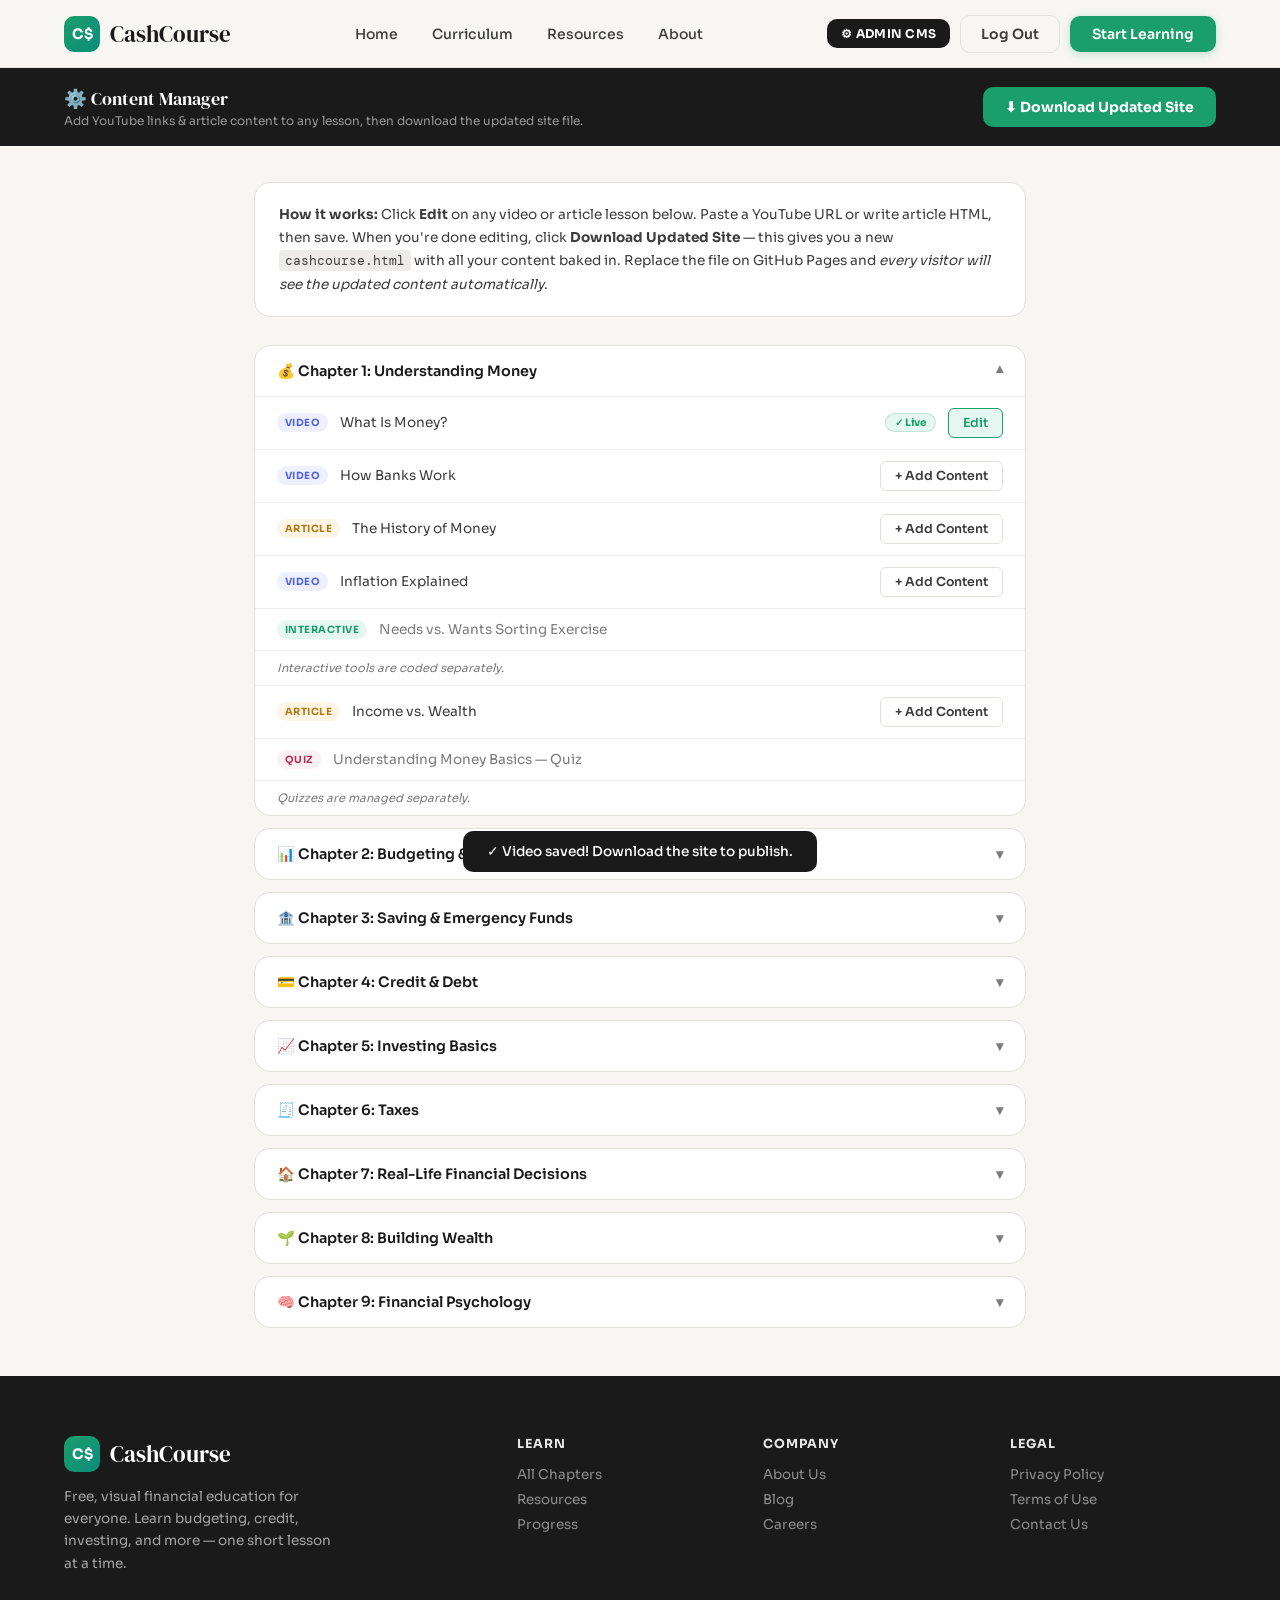
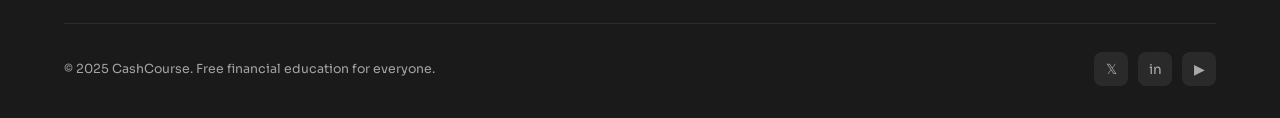
<file: cashcourse (2).html>
<html lang="en"><head>
<meta charset="UTF-8">
<meta name="viewport" content="width=device-width, initial-scale=1.0">
<title>CashCourse — Learn Money. Build Your Future.</title>
<link rel="preconnect" href="https://fonts.googleapis.com">
<link href="https://fonts.googleapis.com/css2?family=Sora:wght@300;400;500;600;700;800&amp;family=DM+Serif+Display:ital@0;1&amp;family=DM+Mono:wght@400;500&amp;display=swap" rel="stylesheet">
<style>
/* ─────────────────────────────────────
   ADMIN CREDENTIALS (keep private):
   Email:    admin@cashcourse.com
   Password: cashcourse2025
   ───────────────────────────────────── */
:root {
  --bg:#f7f6f2;--bg2:#eeecea;--surface:#fff;
  --green:#1a9e6b;--green-light:#e6f7f1;--green-mid:#2ec98a;
  --teal:#0d8c7a;--teal-dark:#0a6b5e;
  --ink:#1a1a1a;--ink2:#3d3d3d;--muted:#7a7a7a;--border:#e2e0db;
  --accent-gold:#e8a634;--accent-rose:#e05c7a;
  --shadow-sm:0 1px 3px rgba(0,0,0,.06),0 1px 2px rgba(0,0,0,.04);
  --shadow-md:0 4px 16px rgba(0,0,0,.08),0 2px 6px rgba(0,0,0,.04);
  --shadow-lg:0 12px 40px rgba(0,0,0,.10),0 4px 12px rgba(0,0,0,.05);
  --radius:16px;--radius-sm:10px;
}
*,*::before,*::after{box-sizing:border-box;margin:0;padding:0}
html{scroll-behavior:smooth;font-size:16px}
body{font-family:'Sora',sans-serif;background:var(--bg);color:var(--ink);overflow-x:hidden;-webkit-font-smoothing:antialiased}

/* ── LOGIN ── */
#loginOverlay{position:fixed;inset:0;z-index:9999;background:var(--bg);display:flex;align-items:center;justify-content:center;padding:20px}
#loginOverlay.hidden{display:none}
.login-wrap{width:100%;max-width:440px}
.login-logo{display:flex;align-items:center;gap:10px;justify-content:center;font-family:'DM Serif Display',serif;font-size:1.6rem;color:var(--ink);margin-bottom:36px}
.login-logo-icon{width:42px;height:42px;background:linear-gradient(135deg,var(--green),var(--teal));border-radius:12px;display:flex;align-items:center;justify-content:center;color:white;font-size:1rem;font-weight:700;font-family:'Sora',sans-serif}
.login-card{background:white;border-radius:24px;padding:44px 40px;border:1px solid var(--border);box-shadow:var(--shadow-lg)}
.login-title{font-family:'DM Serif Display',serif;font-size:1.75rem;color:var(--ink);margin-bottom:6px}
.login-sub{font-size:.875rem;color:var(--muted);margin-bottom:32px;line-height:1.5}
.login-field{margin-bottom:18px}
.login-field label{display:block;font-size:.72rem;font-weight:700;color:var(--ink2);margin-bottom:8px;text-transform:uppercase;letter-spacing:.05em}
.login-field input{width:100%;padding:12px 16px;border:1.5px solid var(--border);border-radius:var(--radius-sm);font-family:'Sora',sans-serif;font-size:.9rem;color:var(--ink);background:var(--bg);outline:none;transition:border-color .2s,background .2s}
.login-field input:focus{border-color:var(--green);background:white}
.login-field input.error{border-color:var(--accent-rose)}
.login-error{background:#fdf0f3;border:1px solid rgba(224,92,122,.25);border-radius:var(--radius-sm);padding:12px 16px;font-size:.82rem;color:#b53053;margin-bottom:18px;display:none}
.login-error.show{display:block}
.btn-login{width:100%;padding:13px;border-radius:var(--radius-sm);font-family:'Sora',sans-serif;font-size:.95rem;font-weight:700;color:white;background:var(--green);border:none;cursor:pointer;box-shadow:0 4px 14px rgba(26,158,107,.3);transition:background .2s,transform .15s}
.btn-login:hover{background:var(--teal);transform:translateY(-1px)}
.login-hint{margin-top:20px;padding:14px 16px;background:var(--green-light);border-radius:var(--radius-sm);border:1px solid rgba(26,158,107,.15);font-size:.78rem;color:var(--teal-dark);line-height:1.6}
.login-hint strong{color:var(--green)}

/* ── NAV ── */
nav{position:fixed;top:0;left:0;right:0;z-index:100;display:flex;align-items:center;justify-content:space-between;padding:0 5%;height:68px;background:rgba(247,246,242,.88);backdrop-filter:blur(16px);border-bottom:1px solid rgba(226,224,219,.7);transition:box-shadow .3s}
nav.scrolled{box-shadow:var(--shadow-md)}
.nav-logo{display:flex;align-items:center;gap:10px;font-family:'DM Serif Display',serif;font-size:1.45rem;color:var(--ink);text-decoration:none;cursor:pointer}
.nav-logo-icon{width:36px;height:36px;background:linear-gradient(135deg,var(--green),var(--teal));border-radius:10px;display:flex;align-items:center;justify-content:center;color:white;font-size:.9rem;font-weight:700;font-family:'Sora',sans-serif}
.nav-links{display:flex;align-items:center;gap:2px;list-style:none}
.nav-links a{display:block;padding:8px 16px;color:var(--ink2);text-decoration:none;font-size:.875rem;font-weight:500;border-radius:var(--radius-sm);transition:background .2s,color .2s}
.nav-links a:hover{background:var(--bg2);color:var(--green)}
.nav-links a.active{color:var(--green);background:var(--green-light)}
.nav-cta{display:flex;align-items:center;gap:10px}
.btn-ghost{padding:9px 20px;border-radius:var(--radius-sm);font-size:.875rem;font-weight:600;color:var(--ink2);background:transparent;border:1.5px solid var(--border);cursor:pointer;text-decoration:none;font-family:'Sora',sans-serif;transition:border-color .2s,color .2s,background .2s}
.btn-ghost:hover{border-color:var(--green);color:var(--green);background:var(--green-light)}
.btn-primary{padding:9px 22px;border-radius:var(--radius-sm);font-size:.875rem;font-weight:600;color:white;background:var(--green);border:none;cursor:pointer;text-decoration:none;font-family:'Sora',sans-serif;box-shadow:0 2px 8px rgba(26,158,107,.25);transition:background .2s,transform .15s}
.btn-primary:hover{background:var(--teal);transform:translateY(-1px)}
.nav-admin-btn{padding:7px 14px;border-radius:var(--radius-sm);font-size:.75rem;font-weight:700;color:white;background:var(--ink);border:none;cursor:pointer;font-family:'Sora',sans-serif;letter-spacing:.02em;text-transform:uppercase;transition:background .2s;display:none}
.nav-admin-btn:hover{background:#333}
.hamburger{display:none;flex-direction:column;gap:5px;cursor:pointer;padding:4px;background:none;border:none}
.hamburger span{display:block;width:22px;height:2px;background:var(--ink);border-radius:2px}

/* ── PAGES ── */
.page{display:none}
.page.active{display:block}

/* ── HERO ── */
.hero{min-height:100vh;padding:120px 5% 80px;display:grid;grid-template-columns:1fr 1fr;gap:60px;align-items:center;position:relative;overflow:hidden}
.hero::before{content:'';position:absolute;top:0;right:0;width:55%;height:100%;background:radial-gradient(ellipse at 80% 50%,rgba(46,201,138,.08) 0%,transparent 70%);pointer-events:none}
.hero-eyebrow{display:inline-flex;align-items:center;gap:8px;background:var(--green-light);color:var(--green);padding:6px 14px;border-radius:100px;font-size:.78rem;font-weight:600;letter-spacing:.04em;text-transform:uppercase;margin-bottom:28px;border:1px solid rgba(26,158,107,.15);animation:fadeUp .6s ease both}
.hero-eyebrow-dot{width:6px;height:6px;background:var(--green-mid);border-radius:50%;animation:pulse 2s ease infinite}
@keyframes pulse{0%,100%{opacity:1;transform:scale(1)}50%{opacity:.5;transform:scale(.8)}}
.hero-title{font-family:'DM Serif Display',serif;font-size:clamp(2.6rem,5vw,4rem);line-height:1.12;color:var(--ink);margin-bottom:24px;animation:fadeUp .6s .1s ease both}
.hero-title em{font-style:italic;color:var(--green)}
.hero-desc{font-size:1.05rem;line-height:1.7;color:var(--muted);max-width:480px;margin-bottom:40px;animation:fadeUp .6s .2s ease both}
.hero-actions{display:flex;align-items:center;gap:14px;flex-wrap:wrap;animation:fadeUp .6s .3s ease both}
.btn-hero-primary{padding:14px 28px;border-radius:12px;font-size:.95rem;font-weight:600;color:white;background:var(--green);border:none;cursor:pointer;box-shadow:0 4px 16px rgba(26,158,107,.3);display:flex;align-items:center;gap:8px;text-decoration:none;font-family:'Sora',sans-serif;transition:background .2s,transform .15s}
.btn-hero-primary:hover{background:var(--teal);transform:translateY(-2px)}
.btn-hero-outline{padding:14px 28px;border-radius:12px;font-size:.95rem;font-weight:600;color:var(--ink2);background:white;border:1.5px solid var(--border);cursor:pointer;text-decoration:none;display:flex;align-items:center;gap:8px;font-family:'Sora',sans-serif;transition:border-color .2s,color .2s}
.btn-hero-outline:hover{border-color:var(--green);color:var(--green)}
.hero-stats{display:flex;gap:36px;margin-top:52px;animation:fadeUp .6s .4s ease both}
.stat-num{font-family:'DM Serif Display',serif;font-size:1.8rem;color:var(--ink)}
.stat-label{font-size:.78rem;color:var(--muted);font-weight:500;margin-top:2px}
.hero-visual{display:flex;justify-content:center;align-items:center;animation:fadeLeft .7s .2s ease both;position:relative}
.hero-card-stack{position:relative;width:420px;height:440px}
.hcard{position:absolute;border-radius:var(--radius);background:white;box-shadow:var(--shadow-lg);padding:24px;transition:transform .4s ease}
.hcard:hover{transform:translateY(-6px)!important}
.hcard-main{width:320px;left:50px;top:60px;z-index:3;background:linear-gradient(145deg,#fff,#f9fdf9)}
.hcard-back1{width:290px;left:30px;top:20px;z-index:1;background:linear-gradient(135deg,var(--green),var(--teal));transform:rotate(-4deg)}
.hcard-back2{width:290px;left:100px;top:30px;z-index:2;background:white;transform:rotate(3deg);opacity:.9}
.hcard-label{font-size:.7rem;font-weight:600;color:var(--muted);text-transform:uppercase;letter-spacing:.06em;margin-bottom:12px}
.hcard-title{font-size:1.05rem;font-weight:700;color:var(--ink);margin-bottom:16px}
.progress-wrap{margin-bottom:10px}
.progress-label{display:flex;justify-content:space-between;font-size:.75rem;color:var(--muted);margin-bottom:5px}
.progress-bar{height:6px;background:var(--bg2);border-radius:100px;overflow:hidden}
.progress-fill{height:100%;border-radius:100px;background:linear-gradient(90deg,var(--green),var(--green-mid));transition:width 1.2s ease}
.hcard-chips{display:flex;gap:6px;flex-wrap:wrap;margin-top:16px}
.chip{padding:4px 10px;border-radius:100px;font-size:.7rem;font-weight:600;background:var(--green-light);color:var(--green);border:1px solid rgba(26,158,107,.15)}
.chip.gold{background:#fdf5e6;color:#b07a10;border-color:#f0d090}
.chip.rose{background:#fdf0f3;color:#b53053;border-color:#f0b0be}
.floating-badge{position:absolute;background:white;border-radius:var(--radius-sm);box-shadow:var(--shadow-md);padding:12px 16px;display:flex;align-items:center;gap:10px;animation:float 4s ease infinite;z-index:10}
.floating-badge.a{bottom:60px;right:0}
.floating-badge.b{top:30px;right:-10px;animation-delay:2s}
.badge-icon{font-size:1.2rem}
.badge-text{font-size:.72rem;font-weight:600;color:var(--ink2);line-height:1.3}
.badge-sub{font-size:.65rem;color:var(--muted)}
@keyframes float{0%,100%{transform:translateY(0)}50%{transform:translateY(-8px)}}
@keyframes fadeUp{from{opacity:0;transform:translateY(24px)}to{opacity:1;transform:translateY(0)}}
@keyframes fadeLeft{from{opacity:0;transform:translateX(24px)}to{opacity:1;transform:translateX(0)}}

/* ── TRUST BAR ── */
.trust-bar{padding:40px 5%;border-top:1px solid var(--border);border-bottom:1px solid var(--border);background:white;display:flex;align-items:center;justify-content:center;gap:60px;flex-wrap:wrap}
.trust-item{display:flex;align-items:center;gap:10px;opacity:.55;transition:opacity .2s}
.trust-item:hover{opacity:.85}
.trust-icon{font-size:1.4rem}
.trust-name{font-size:.85rem;font-weight:700;letter-spacing:.04em;color:var(--ink)}

/* ── SECTIONS ── */
section{padding:100px 5%}
.section-eyebrow{display:inline-flex;align-items:center;gap:8px;background:var(--green-light);color:var(--green);padding:5px 12px;border-radius:100px;font-size:.73rem;font-weight:600;letter-spacing:.06em;text-transform:uppercase;margin-bottom:20px;border:1px solid rgba(26,158,107,.15)}
.section-title{font-family:'DM Serif Display',serif;font-size:clamp(1.8rem,3.5vw,2.8rem);line-height:1.2;color:var(--ink);max-width:560px;margin-bottom:16px}
.section-desc{font-size:1rem;color:var(--muted);line-height:1.7;max-width:500px;margin-bottom:52px}
.mission-grid{display:grid;grid-template-columns:1fr 1fr;gap:80px;align-items:center}
.mission-big-card{background:linear-gradient(145deg,var(--green),var(--teal-dark));border-radius:24px;padding:40px;color:white;position:relative;overflow:hidden}
.mission-big-card::before{content:'';position:absolute;top:-40px;right:-40px;width:180px;height:180px;background:rgba(255,255,255,.06);border-radius:50%}
.mbcard-label{font-size:.72rem;font-weight:600;letter-spacing:.08em;text-transform:uppercase;opacity:.7;margin-bottom:8px}
.mbcard-num{font-family:'DM Serif Display',serif;font-size:3.5rem;line-height:1;margin-bottom:8px}
.mbcard-desc{font-size:.9rem;opacity:.85;line-height:1.5}
.mission-small-cards{display:grid;grid-template-columns:1fr 1fr;gap:14px;margin-top:14px}
.ms-card{background:white;border-radius:var(--radius-sm);padding:20px;box-shadow:var(--shadow-sm);border:1px solid var(--border);transition:box-shadow .2s,transform .2s}
.ms-card:hover{box-shadow:var(--shadow-md);transform:translateY(-2px)}
.ms-icon{font-size:1.4rem;margin-bottom:8px}
.ms-label{font-size:.8rem;font-weight:700;color:var(--ink2)}
.ms-val{font-family:'DM Mono',monospace;font-size:.85rem;color:var(--green);font-weight:500;margin-top:3px}
.mission-points{list-style:none;margin-top:10px}
.mission-points li{display:flex;align-items:flex-start;gap:12px;padding:16px 0;border-bottom:1px solid var(--border);font-size:.95rem;color:var(--ink2);line-height:1.5}
.mission-points li:last-child{border-bottom:none}
.mp-dot{width:22px;height:22px;flex-shrink:0;background:var(--green-light);border-radius:50%;display:flex;align-items:center;justify-content:center;margin-top:1px}
.mp-dot svg{width:11px;height:11px;fill:none;stroke:var(--green);stroke-width:2.5;stroke-linecap:round}
.topics-grid{display:grid;grid-template-columns:repeat(4,1fr);gap:20px}
.topic-card{background:white;border-radius:var(--radius);padding:28px 24px;border:1px solid var(--border);box-shadow:var(--shadow-sm);cursor:pointer;transition:box-shadow .25s,transform .25s,border-color .25s;position:relative;overflow:hidden}
.topic-card::before{content:'';position:absolute;bottom:0;left:0;right:0;height:3px;background:linear-gradient(90deg,var(--green),var(--green-mid));transform:scaleX(0);transform-origin:left;transition:transform .3s ease}
.topic-card:hover{box-shadow:var(--shadow-md);transform:translateY(-4px);border-color:rgba(26,158,107,.2)}
.topic-card:hover::before{transform:scaleX(1)}
.topic-icon-wrap{width:48px;height:48px;border-radius:12px;display:flex;align-items:center;justify-content:center;font-size:1.4rem;margin-bottom:18px}
.topic-title{font-size:.95rem;font-weight:700;color:var(--ink);margin-bottom:8px}
.topic-desc{font-size:.82rem;color:var(--muted);line-height:1.55}
.topic-lessons{font-size:.72rem;font-weight:600;color:var(--green);margin-top:14px;text-transform:uppercase;letter-spacing:.04em}

/* ── CURRICULUM ── */
.curriculum-hero{padding:120px 5% 60px;text-align:center}
.curriculum-hero .section-title{max-width:640px;margin:0 auto 16px}
.curriculum-hero .section-desc{max-width:540px;margin:0 auto}
.modules-list{padding:0 5% 100px;max-width:860px;margin:0 auto}
.module-card{background:white;border-radius:var(--radius);border:1px solid var(--border);margin-bottom:16px;overflow:hidden;box-shadow:var(--shadow-sm);transition:box-shadow .2s}
.module-card:hover{box-shadow:var(--shadow-md)}
.module-header{display:flex;align-items:center;gap:18px;padding:24px 28px;cursor:pointer;user-select:none}
.module-num{width:42px;height:42px;flex-shrink:0;border-radius:12px;background:var(--green);display:flex;align-items:center;justify-content:center;font-family:'DM Mono',monospace;font-size:.85rem;font-weight:500;color:white}
.module-info{flex:1}
.module-title{font-size:1rem;font-weight:700;color:var(--ink);margin-bottom:3px}
.module-meta{font-size:.78rem;color:var(--muted)}
.module-chevron{color:var(--muted);transition:transform .3s;font-size:.9rem}
.module-card.open .module-chevron{transform:rotate(180deg);color:var(--green)}
.module-card.open .module-num{background:var(--teal)}
.module-lessons{display:none;border-top:1px solid var(--border)}
.module-card.open .module-lessons{display:block}
.lesson-row{display:flex;align-items:center;gap:14px;padding:14px 28px;cursor:pointer;transition:background .15s;border-bottom:1px solid rgba(226,224,219,.5)}
.lesson-row:last-child{border-bottom:none}
.lesson-row:hover{background:var(--bg)}
.lesson-type-icon{width:32px;height:32px;flex-shrink:0;border-radius:8px;background:var(--green-light);display:flex;align-items:center;justify-content:center;font-size:.85rem}
.lesson-name{flex:1;font-size:.875rem;font-weight:500;color:var(--ink2)}
.lesson-type-tag{font-size:.65rem;font-weight:700;text-transform:uppercase;letter-spacing:.05em;padding:3px 8px;border-radius:100px;background:var(--bg2);color:var(--muted)}
.lesson-type-tag.video{background:#eef0fe;color:#5060e8}
.lesson-type-tag.article{background:#fdf5e6;color:#b07a10}
.lesson-type-tag.interactive{background:var(--green-light);color:var(--green)}
.lesson-type-tag.quiz{background:#fdf0f3;color:#b53053}
.progress-module{padding:18px 28px;background:var(--bg);border-top:1px solid var(--border)}
.pm-label{font-size:.75rem;font-weight:600;color:var(--muted);margin-bottom:8px;display:flex;justify-content:space-between}
.pm-bar{height:5px;background:var(--border);border-radius:100px;overflow:hidden}
.pm-fill{height:100%;background:linear-gradient(90deg,var(--green),var(--green-mid));border-radius:100px;transition:width 1s ease}

/* ── LESSON ── */
.lesson-page{padding:100px 5% 80px;max-width:900px;margin:0 auto}
.lesson-breadcrumb{font-size:.78rem;color:var(--muted);margin-bottom:24px;display:flex;align-items:center;gap:6px}
.lesson-breadcrumb a{color:var(--green);text-decoration:none;font-weight:500;cursor:pointer}
.lesson-breadcrumb a:hover{text-decoration:underline}
.lesson-h1{font-family:'DM Serif Display',serif;font-size:1.9rem;color:var(--ink);margin-bottom:10px}
.lesson-meta-row{display:flex;align-items:center;gap:16px;margin-bottom:32px;flex-wrap:wrap}
.lm-item{display:flex;align-items:center;gap:5px;font-size:.78rem;color:var(--muted)}
.lm-tag{display:inline-flex;align-items:center;gap:5px;padding:4px 12px;border-radius:100px;font-size:.75rem;font-weight:700;text-transform:uppercase;letter-spacing:.04em}
.lm-tag.video{background:#eef0fe;color:#5060e8}
.lm-tag.article{background:#fdf5e6;color:#b07a10}
.lm-tag.interactive{background:var(--green-light);color:var(--green)}
.lm-tag.quiz{background:#fdf0f3;color:#b53053}
.placeholder-video{width:100%;aspect-ratio:16/9;background:linear-gradient(145deg,#0d1a14,#1a2e22);border-radius:var(--radius);overflow:hidden;position:relative;margin-bottom:32px;box-shadow:var(--shadow-lg);display:flex;align-items:center;justify-content:center;cursor:pointer}
.placeholder-video .vnoise{position:absolute;inset:0;background:radial-gradient(ellipse at 30% 50%,rgba(26,158,107,.12) 0%,transparent 60%)}
.placeholder-video .play-btn{width:72px;height:72px;border-radius:50%;background:rgba(255,255,255,.92);display:flex;align-items:center;justify-content:center;box-shadow:0 8px 30px rgba(0,0,0,.3);position:relative;z-index:2;transition:transform .2s}
.placeholder-video:hover .play-btn{transform:scale(1.08)}
.placeholder-video .play-btn svg{fill:var(--green);width:26px;height:26px;margin-left:3px}
.placeholder-video .vlabel{position:absolute;bottom:20px;right:20px;background:rgba(255,255,255,.12);backdrop-filter:blur(8px);border:1px solid rgba(255,255,255,.15);border-radius:6px;padding:6px 10px;font-size:.72rem;font-weight:600;color:rgba(255,255,255,.85);font-family:'DM Mono',monospace;z-index:2}
.placeholder-video .vcoming{position:absolute;z-index:3;text-align:center}
.placeholder-video .vcoming p{color:rgba(255,255,255,.5);font-size:.8rem;margin-top:12px}
.lesson-video-embed{width:100%;aspect-ratio:16/9;border-radius:var(--radius);overflow:hidden;margin-bottom:32px;box-shadow:var(--shadow-lg)}
.lesson-video-embed iframe{width:100%;height:100%;border:none}
.placeholder-article{background:white;border-radius:var(--radius);border:1px solid var(--border);padding:40px;margin-bottom:32px;box-shadow:var(--shadow-sm)}
.ph-eyebrow-article{display:inline-flex;align-items:center;gap:6px;background:#fdf5e6;color:#b07a10;padding:4px 12px;border-radius:100px;font-size:.72rem;font-weight:700;text-transform:uppercase;letter-spacing:.05em;margin-bottom:20px;border:1px solid rgba(224,166,52,.2)}
.ph-lines{display:flex;flex-direction:column;gap:10px;margin-top:16px}
.ph-line{height:14px;background:var(--bg2);border-radius:4px;animation:shimmer 2s ease infinite}
@keyframes shimmer{0%,100%{opacity:.6}50%{opacity:1}}
.ph-line.short{width:55%}.ph-line.medium{width:82%}.ph-line.full{width:100%}
.placeholder-interactive{background:white;border-radius:var(--radius);border:1px solid var(--border);padding:40px;margin-bottom:32px;box-shadow:var(--shadow-sm);text-align:center}
.ph-tool-icon{font-size:3rem;margin-bottom:14px}
.ph-tool-title{font-family:'DM Serif Display',serif;font-size:1.3rem;color:var(--ink);margin-bottom:8px}
.ph-tool-desc{font-size:.875rem;color:var(--muted);line-height:1.6;max-width:420px;margin:0 auto 24px}
.ph-input-row{display:grid;grid-template-columns:1fr 1fr;gap:16px;margin-top:24px;text-align:left}
.ph-input-field label{display:block;font-size:.72rem;font-weight:700;color:var(--ink2);margin-bottom:8px;text-transform:uppercase;letter-spacing:.04em}
.ph-input-fake{width:100%;height:42px;background:var(--bg2);border-radius:var(--radius-sm);border:1.5px solid var(--border)}
.ph-result{margin-top:24px;padding:16px;background:var(--green-light);border-radius:var(--radius-sm);border:1px solid rgba(26,158,107,.15)}
.ph-result-label{font-size:.72rem;font-weight:700;color:var(--green);text-transform:uppercase;letter-spacing:.05em;margin-bottom:6px}
.ph-result-bar{height:14px;background:rgba(26,158,107,.15);border-radius:4px;width:60%;animation:shimmer 2s ease infinite}
.placeholder-quiz{background:white;border-radius:var(--radius);border:1px solid var(--border);padding:40px;margin-bottom:32px;box-shadow:var(--shadow-sm)}
.ph-eyebrow-quiz{display:inline-flex;align-items:center;gap:6px;background:#fdf0f3;color:#b53053;padding:4px 12px;border-radius:100px;font-size:.72rem;font-weight:700;text-transform:uppercase;letter-spacing:.05em;margin-bottom:20px;border:1px solid rgba(224,92,122,.2)}
.ph-q-block{margin-bottom:28px}
.ph-q-num{font-size:.72rem;font-weight:700;color:var(--muted);text-transform:uppercase;letter-spacing:.05em;margin-bottom:8px}
.ph-q-text{height:18px;background:var(--bg2);border-radius:4px;width:80%;margin-bottom:14px;animation:shimmer 2s ease infinite}
.ph-options{display:flex;flex-direction:column;gap:8px}
.ph-option{padding:12px 16px;border-radius:var(--radius-sm);border:1.5px solid var(--border);background:var(--bg);font-size:.875rem;color:var(--muted);cursor:not-allowed;display:flex;align-items:center;gap:10px}
.ph-option-dot{width:16px;height:16px;border-radius:50%;border:2px solid var(--border);flex-shrink:0}
.about-desc-card{background:white;border-radius:var(--radius);border:1px solid var(--border);padding:28px;box-shadow:var(--shadow-sm);margin-bottom:32px}
.about-desc-card p{font-size:.95rem;color:var(--ink2);line-height:1.75}
.lesson-nav{display:flex;justify-content:space-between;align-items:center;margin-top:40px;padding-top:28px;border-top:1px solid var(--border);gap:16px}
.ln-btn{display:flex;align-items:center;gap:8px;padding:12px 20px;border-radius:var(--radius-sm);font-size:.875rem;font-weight:600;border:1.5px solid var(--border);background:white;cursor:pointer;text-decoration:none;color:var(--ink2);transition:border-color .2s,color .2s;font-family:'Sora',sans-serif}
.ln-btn:hover{border-color:var(--green);color:var(--green)}
.ln-btn.next{background:var(--green);color:white;border-color:var(--green)}
.ln-btn.next:hover{background:var(--teal);border-color:var(--teal)}

/* ── ARTICLE CONTENT STYLES (for admin-pasted HTML) ── */
.article-content h2{font-family:'DM Serif Display',serif;font-size:1.45rem;color:var(--ink);margin:0 0 14px;line-height:1.3}
.article-content h3{font-family:'DM Serif Display',serif;font-size:1.15rem;color:var(--ink);margin:28px 0 10px}
.article-content h4{font-size:.95rem;font-weight:700;color:var(--ink);margin:20px 0 8px}
.article-content p{font-size:.95rem;color:var(--ink2);line-height:1.75;margin-bottom:16px}
.article-content ul,.article-content ol{font-size:.9rem;color:var(--ink2);line-height:1.85;margin:8px 0 16px 20px}
.article-content li{margin-bottom:4px}
.article-content strong{color:var(--ink)}
.article-callout{background:var(--green-light);border-left:3px solid var(--green);border-radius:0 var(--radius-sm) var(--radius-sm) 0;padding:14px 18px;margin:16px 0;font-size:.88rem;color:var(--teal-dark);line-height:1.65}

/* ── ABOUT ── */
.about-hero{padding:120px 5% 60px;max-width:760px;margin:0 auto;text-align:center}
.about-grid{display:grid;grid-template-columns:1fr 1fr;gap:60px;align-items:center;padding:0 5% 80px}
.about-visual{background:linear-gradient(145deg,var(--green),var(--teal-dark));border-radius:24px;padding:48px 40px;color:white;position:relative;overflow:hidden}
.about-visual::before{content:'💚';position:absolute;top:-30px;right:-20px;font-size:9rem;opacity:.08}
.av-quote{font-family:'DM Serif Display',serif;font-size:1.5rem;font-style:italic;line-height:1.4;margin-bottom:24px}
.av-attr{font-size:.8rem;opacity:.7;font-weight:500}
.about-values{padding:0 5% 100px}
.values-grid{display:grid;grid-template-columns:repeat(3,1fr);gap:24px;margin-top:52px}
.value-card{background:white;border-radius:var(--radius);padding:32px 28px;border:1px solid var(--border);box-shadow:var(--shadow-sm);transition:box-shadow .2s,transform .2s}
.value-card:hover{box-shadow:var(--shadow-md);transform:translateY(-3px)}
.value-icon{font-size:2rem;margin-bottom:16px}
.value-title{font-size:.95rem;font-weight:700;color:var(--ink);margin-bottom:10px}
.value-desc{font-size:.85rem;color:var(--muted);line-height:1.6}
.team-section{padding:0 5% 100px}
.team-grid{display:grid;grid-template-columns:repeat(2,1fr);gap:20px}
.team-card{background:white;border-radius:var(--radius);padding:24px;text-align:center;border:1px solid var(--border);box-shadow:var(--shadow-sm);transition:box-shadow .2s}
.team-card:hover{box-shadow:var(--shadow-md)}
.team-avatar{width:64px;height:64px;border-radius:50%;margin:0 auto 14px;display:flex;align-items:center;justify-content:center;font-size:1.6rem;background:var(--green-light)}
.team-name{font-size:.9rem;font-weight:700;color:var(--ink);margin-bottom:3px}
.team-role{font-size:.75rem;color:var(--muted)}

/* ── RESOURCES ── */
.resources-hero{padding:120px 5% 60px;text-align:center}
.calc-section{padding:0 5% 80px}
.calc-grid{display:grid;grid-template-columns:repeat(3,1fr);gap:24px;margin-top:52px}
.calc-card{background:white;border-radius:var(--radius);padding:32px 28px;border:1px solid var(--border);box-shadow:var(--shadow-sm);transition:box-shadow .2s,transform .2s}
.calc-card:hover{box-shadow:var(--shadow-md);transform:translateY(-3px)}
.calc-icon{font-size:2rem;margin-bottom:14px}
.calc-title{font-size:.95rem;font-weight:700;color:var(--ink);margin-bottom:8px}
.calc-desc{font-size:.82rem;color:var(--muted);line-height:1.55;margin-bottom:20px}
.calc-btn{display:inline-flex;align-items:center;gap:6px;padding:9px 18px;border-radius:8px;font-size:.8rem;font-weight:600;color:var(--green);background:var(--green-light);border:1px solid rgba(26,158,107,.15);cursor:pointer;text-decoration:none;transition:background .2s}
.calc-btn:hover{background:#d2f0e6}
.budget-calculator{background:white;border-radius:var(--radius);border:1px solid var(--border);padding:36px;box-shadow:var(--shadow-md);max-width:680px;margin:52px auto 0}
.bc-title{font-size:1.1rem;font-weight:700;color:var(--ink);margin-bottom:8px}
.bc-sub{font-size:.85rem;color:var(--muted);margin-bottom:28px}
.bc-row{display:grid;grid-template-columns:1fr 1fr;gap:16px;margin-bottom:16px}
.bc-field label{display:block;font-size:.75rem;font-weight:600;color:var(--ink2);margin-bottom:6px;text-transform:uppercase;letter-spacing:.04em}
.bc-field input{width:100%;padding:10px 14px;border:1.5px solid var(--border);border-radius:var(--radius-sm);font-family:'DM Mono',monospace;font-size:.9rem;color:var(--ink);background:var(--bg);outline:none;transition:border-color .2s}
.bc-field input:focus{border-color:var(--green);background:white}
.bc-result{margin-top:24px;padding:20px;border-radius:var(--radius-sm);background:var(--green-light);border:1px solid rgba(26,158,107,.15);display:flex;gap:24px;flex-wrap:wrap}
.bcr-label{font-size:.72rem;font-weight:600;color:var(--muted);text-transform:uppercase;letter-spacing:.04em;margin-bottom:3px}
.bcr-val{font-family:'DM Mono',monospace;font-size:1.2rem;font-weight:500;color:var(--green)}
.bcr-val.warn{color:var(--accent-rose)}
.templates-section{padding:0 5% 100px}
.templates-grid{display:grid;grid-template-columns:repeat(4,1fr);gap:20px}
.tmpl-card{background:white;border-radius:var(--radius);padding:24px;border:1px solid var(--border);box-shadow:var(--shadow-sm);transition:box-shadow .2s,transform .2s;cursor:pointer}
.tmpl-card:hover{box-shadow:var(--shadow-md);transform:translateY(-3px)}
.tmpl-preview{width:100%;aspect-ratio:4/3;border-radius:8px;background:var(--bg2);margin-bottom:14px;display:flex;align-items:center;justify-content:center;font-size:2rem;overflow:hidden;position:relative}
.tmpl-preview::after{content:'';position:absolute;inset:0;background:linear-gradient(135deg,var(--green-light),transparent);opacity:.5}
.tmpl-name{font-size:.875rem;font-weight:700;color:var(--ink);margin-bottom:4px}
.tmpl-type{font-size:.72rem;color:var(--muted);text-transform:uppercase;letter-spacing:.05em}

/* ── ADMIN PAGE ── */
#page-admin{min-height:100vh;padding-top:68px;background:var(--bg)}
.admin-topbar{position:sticky;top:68px;z-index:50;background:var(--ink);padding:18px 5%;display:flex;align-items:center;justify-content:space-between;gap:16px;flex-wrap:wrap}
.admin-topbar-left .admin-topbar-title{font-family:'DM Serif Display',serif;font-size:1.15rem;color:white;margin-bottom:2px}
.admin-topbar-left .admin-topbar-sub{font-size:.75rem;color:rgba(255,255,255,.55)}
.btn-export{padding:11px 22px;border-radius:var(--radius-sm);background:var(--green);color:white;border:none;font-family:'Sora',sans-serif;font-size:.875rem;font-weight:700;cursor:pointer;transition:background .2s,transform .15s;white-space:nowrap}
.btn-export:hover{background:var(--teal);transform:translateY(-1px)}
.admin-content{padding:36px 5%;max-width:900px;margin:0 auto}
.admin-intro{background:white;border:1px solid var(--border);border-radius:var(--radius);padding:20px 24px;margin-bottom:28px;font-size:.85rem;color:var(--ink2);line-height:1.7}
.admin-intro code{background:var(--bg2);padding:2px 6px;border-radius:4px;font-family:'DM Mono',monospace;font-size:.82rem}
.admin-chapter{background:white;border:1px solid var(--border);border-radius:var(--radius);margin-bottom:12px;overflow:hidden}
.admin-chapter-header{display:flex;align-items:center;justify-content:space-between;padding:16px 22px;cursor:pointer;font-weight:600;font-size:.9rem;color:var(--ink);user-select:none;transition:background .15s}
.admin-chapter-header:hover{background:var(--bg)}
.admin-chapter-header .chevron{transition:transform .3s;color:var(--muted)}
.admin-chapter-header.open .chevron{transform:rotate(180deg)}
.admin-chapter-lessons{display:none}
.admin-chapter-lessons.open{display:block}
.admin-lesson-row{display:flex;align-items:center;gap:12px;padding:11px 22px;border-top:1px solid rgba(226,224,219,.5);transition:background .15s}
.admin-lesson-row:hover{background:var(--bg)}
.admin-type-badge{font-size:.62rem;font-weight:700;text-transform:uppercase;letter-spacing:.05em;padding:3px 8px;border-radius:100px;flex-shrink:0}
.admin-type-badge.video{background:#eef0fe;color:#5060e8}
.admin-type-badge.article{background:#fdf5e6;color:#b07a10}
.admin-type-badge.interactive{background:var(--green-light);color:var(--green)}
.admin-type-badge.quiz{background:#fdf0f3;color:#b53053}
.admin-lesson-name{flex:1;font-size:.85rem;color:var(--ink2)}
.admin-edited-pill{font-size:.65rem;font-weight:700;color:var(--green);background:var(--green-light);border:1px solid rgba(26,158,107,.2);padding:2px 9px;border-radius:100px;flex-shrink:0}
.admin-edit-btn{padding:6px 14px;border-radius:6px;border:1.5px solid var(--border);background:white;font-family:'Sora',sans-serif;font-size:.78rem;font-weight:600;color:var(--ink2);cursor:pointer;transition:border-color .2s,color .2s;flex-shrink:0}
.admin-edit-btn:hover{border-color:var(--green);color:var(--green)}
.admin-edit-btn.has-content{border-color:var(--green);color:var(--green);background:var(--green-light)}
.admin-note{font-size:.72rem;color:var(--muted);padding:10px 22px;border-top:1px solid rgba(226,224,219,.5);font-style:italic}

/* ── EDIT DRAWER ── */
.edit-overlay{display:none;position:fixed;inset:0;background:rgba(0,0,0,.35);z-index:199;backdrop-filter:blur(2px)}
.edit-overlay.show{display:block}
.edit-drawer{position:fixed;top:0;right:-110%;width:min(700px,100%);height:100vh;background:white;box-shadow:-6px 0 50px rgba(0,0,0,.15);z-index:200;display:flex;flex-direction:column;transition:right .35s cubic-bezier(.4,0,.2,1)}
.edit-drawer.open{right:0}
.edit-drawer-header{display:flex;align-items:center;justify-content:space-between;padding:20px 28px;border-bottom:1px solid var(--border);flex-shrink:0}
.edit-drawer-header h3{font-family:'DM Serif Display',serif;font-size:1.1rem;color:var(--ink)}
.edit-drawer-close{width:32px;height:32px;border-radius:8px;border:1px solid var(--border);background:none;cursor:pointer;font-size:.9rem;display:flex;align-items:center;justify-content:center;transition:background .15s;color:var(--muted)}
.edit-drawer-close:hover{background:var(--bg2);color:var(--ink)}
.edit-drawer-body{flex:1;overflow-y:auto;padding:24px 28px}
.edit-drawer-footer{padding:16px 28px;border-top:1px solid var(--border);display:flex;gap:10px;flex-shrink:0}
.btn-save-lesson{flex:1;padding:11px;border-radius:var(--radius-sm);background:var(--green);color:white;border:none;font-family:'Sora',sans-serif;font-size:.875rem;font-weight:700;cursor:pointer;transition:background .2s}
.btn-save-lesson:hover{background:var(--teal)}
.btn-revert-lesson{padding:11px 16px;border-radius:var(--radius-sm);border:1.5px solid var(--border);background:white;font-family:'Sora',sans-serif;font-size:.82rem;font-weight:600;color:var(--muted);cursor:pointer;transition:border-color .2s,color .2s}
.btn-revert-lesson:hover{border-color:var(--accent-rose);color:var(--accent-rose)}
.btn-cancel-lesson{padding:11px 16px;border-radius:var(--radius-sm);border:1.5px solid var(--border);background:white;font-family:'Sora',sans-serif;font-size:.82rem;font-weight:600;color:var(--ink2);cursor:pointer;transition:border-color .2s,color .2s}
.btn-cancel-lesson:hover{border-color:var(--green);color:var(--green)}
.edit-field{margin-bottom:20px}
.edit-field label{display:block;font-size:.72rem;font-weight:700;color:var(--ink2);text-transform:uppercase;letter-spacing:.05em;margin-bottom:8px}
.edit-field input[type=text]{width:100%;padding:11px 14px;border:1.5px solid var(--border);border-radius:var(--radius-sm);font-family:'Sora',sans-serif;font-size:.9rem;color:var(--ink);outline:none;transition:border-color .2s;background:white}
.edit-field input[type=text]:focus{border-color:var(--green)}
.edit-field textarea{width:100%;height:260px;padding:12px 14px;border:1.5px solid var(--border);border-radius:var(--radius-sm);font-family:'DM Mono',monospace;font-size:.78rem;color:var(--ink);outline:none;resize:vertical;line-height:1.6;transition:border-color .2s;background:#fafaf8}
.edit-field textarea:focus{border-color:var(--green);background:white}
.edit-hint{margin-top:8px;font-size:.75rem;color:var(--muted);line-height:1.55;background:var(--bg2);padding:10px 12px;border-radius:8px}
.edit-hint code{background:white;padding:1px 5px;border-radius:4px;font-family:'DM Mono',monospace}
.edit-preview-label{font-size:.72rem;font-weight:700;color:var(--ink2);text-transform:uppercase;letter-spacing:.05em;margin:20px 0 10px;display:flex;align-items:center;gap:8px}
.edit-preview-label::after{content:'';flex:1;height:1px;background:var(--border)}
.edit-preview-box{border:1px solid var(--border);border-radius:var(--radius-sm);padding:20px;max-height:280px;overflow-y:auto;font-size:.88rem;color:var(--ink2);line-height:1.7}
.edit-preview-box h2{font-family:'DM Serif Display',serif;font-size:1.2rem;color:var(--ink);margin-bottom:10px}
.edit-preview-box h3{font-family:'DM Serif Display',serif;font-size:1rem;color:var(--ink);margin:16px 0 8px}
.edit-preview-box p{margin-bottom:10px}
.edit-preview-box ul{margin:6px 0 10px 18px}
.edit-preview-box li{margin-bottom:3px}
.edit-preview-box .article-callout{background:var(--green-light);border-left:3px solid var(--green);border-radius:0 6px 6px 0;padding:10px 14px;margin:12px 0;font-size:.82rem;color:var(--teal-dark)}
.edit-preview-empty{color:var(--muted);font-style:italic;font-size:.85rem;text-align:center;padding:30px 0}
.video-preview-box{aspect-ratio:16/9;border-radius:var(--radius-sm);overflow:hidden;border:1px solid var(--border);background:var(--bg2)}
.video-preview-box iframe{width:100%;height:100%;border:none}
.video-preview-placeholder{width:100%;height:100%;display:flex;align-items:center;justify-content:center;color:var(--muted);font-size:.85rem;flex-direction:column;gap:8px}

/* ── TOAST ── */
.admin-toast{position:fixed;bottom:28px;left:50%;transform:translateX(-50%) translateY(20px);background:var(--ink);color:white;padding:12px 24px;border-radius:var(--radius-sm);font-size:.85rem;font-weight:500;z-index:400;opacity:0;transition:opacity .3s,transform .3s;pointer-events:none;white-space:nowrap}
.admin-toast.show{opacity:1;transform:translateX(-50%) translateY(0)}

/* ── FOOTER ── */
footer{background:var(--ink);color:rgba(255,255,255,.6);padding:60px 5% 32px}
.footer-grid{display:grid;grid-template-columns:2fr 1fr 1fr 1fr;gap:40px;margin-bottom:48px}
.footer-brand p{font-size:.85rem;line-height:1.65;max-width:280px}
.footer-col h4{font-size:.78rem;font-weight:700;color:rgba(255,255,255,.9);text-transform:uppercase;letter-spacing:.08em;margin-bottom:14px}
.footer-col a{display:block;font-size:.84rem;color:rgba(255,255,255,.5);text-decoration:none;margin-bottom:8px;transition:color .2s;cursor:pointer}
.footer-col a:hover{color:var(--green-mid)}
.footer-bottom{display:flex;justify-content:space-between;align-items:center;padding-top:28px;border-top:1px solid rgba(255,255,255,.08);flex-wrap:wrap;gap:12px}
.footer-bottom span{font-size:.78rem}
.footer-social{display:flex;gap:10px}
.social-btn{width:34px;height:34px;border-radius:8px;background:rgba(255,255,255,.07);display:flex;align-items:center;justify-content:center;font-size:.85rem;cursor:pointer;transition:background .2s;text-decoration:none}
.social-btn:hover{background:rgba(255,255,255,.14)}

/* ── ANIM / REVEAL ── */
.reveal{opacity:0;transform:translateY(20px);transition:opacity .6s ease,transform .6s ease}
.reveal.visible{opacity:1;transform:translateY(0)}
.mobile-menu{display:none;position:fixed;inset:0;z-index:99;background:var(--bg);padding:90px 5% 40px;flex-direction:column;gap:4px}
.mobile-menu.open{display:flex}
.mobile-menu a{font-size:1.1rem;font-weight:600;color:var(--ink);padding:14px 0;border-bottom:1px solid var(--border);text-decoration:none}
.mobile-menu a:hover{color:var(--green)}

/* ── RESPONSIVE ── */
@media(max-width:1024px){.topics-grid{grid-template-columns:repeat(2,1fr)}.team-grid{grid-template-columns:repeat(2,1fr)}.footer-grid{grid-template-columns:1fr 1fr}}
@media(max-width:768px){.hero{grid-template-columns:1fr;padding-top:100px}.hero-visual{display:none}.mission-grid,.about-grid{grid-template-columns:1fr}.values-grid,.calc-grid{grid-template-columns:1fr}.templates-grid{grid-template-columns:repeat(2,1fr)}.nav-links,.nav-cta{display:none}.hamburger{display:flex}.trust-bar{gap:28px}.bc-row{grid-template-columns:1fr}.footer-grid{grid-template-columns:1fr 1fr}.hero-stats{gap:24px}.ph-input-row{grid-template-columns:1fr}}
@media(max-width:480px){.topics-grid,.templates-grid{grid-template-columns:1fr}.team-grid{grid-template-columns:1fr 1fr}.footer-grid{grid-template-columns:1fr}.login-card{padding:32px 24px}}
</style>
</head>
<body>

<!-- ══ LOGIN ══ -->
<div id="loginOverlay" class="hidden">
  <div class="login-wrap">
    <div class="login-logo"><div class="login-logo-icon">C$</div>CashCourse</div>
    <div class="login-card">
      <h2 class="login-title">Welcome back</h2>
      <p class="login-sub">Sign in to access your courses and track your progress.</p>
      <div class="login-error" id="loginError">Incorrect email or password. Please try again.</div>
      <div class="login-field"><label>Email Address</label><input type="email" id="loginEmail" placeholder="you@example.com" onkeydown="if(event.key==='Enter')doLogin()"></div>
      <div class="login-field"><label>Password</label><input type="password" id="loginPassword" placeholder="Enter your password" onkeydown="if(event.key==='Enter')doLogin()"></div>
      <button class="btn-login" onclick="doLogin()">Sign In →</button>
      <div class="login-hint"><strong>Demo credentials</strong><br>Email: <strong>demo@cashcourse.com</strong> &nbsp;·&nbsp; Password: <strong>cashcourse</strong></div>
    </div>
  </div>
</div>

<!-- ══ NAV ══ -->
<nav id="mainNav" class="">
  <div class="nav-logo" onclick="showPage('home')"><div class="nav-logo-icon">C$</div>CashCourse</div>
  <ul class="nav-links">
    <li><a href="#" onclick="showPage('home');return false;" id="nav-home" class="">Home</a></li>
    <li><a href="#" onclick="showPage('curriculum');return false;" id="nav-curriculum" class="">Curriculum</a></li>
    <li><a href="#" onclick="showPage('resources');return false;" id="nav-resources">Resources</a></li>
    <li><a href="#" onclick="showPage('about');return false;" id="nav-about">About</a></li>
  </ul>
  <div class="nav-cta">
    <button id="adminNavBtn" class="nav-admin-btn" onclick="showPage('admin')" style="display: flex;">⚙ Admin CMS</button>
    <button class="btn-ghost" onclick="doLogout()">Log Out</button>
    <a href="#" onclick="showPage('curriculum');return false;" class="btn-primary">Start Learning</a>
  </div>
  <button class="hamburger" onclick="toggleMobileMenu()"><span></span><span></span><span></span></button>
</nav>

<!-- ══ MOBILE MENU ══ -->
<div class="mobile-menu" id="mobileMenu">
  <a href="#" onclick="showPage('home');toggleMobileMenu();return false;">Home</a>
  <a href="#" onclick="showPage('curriculum');toggleMobileMenu();return false;">Curriculum</a>
  <a href="#" onclick="showPage('resources');toggleMobileMenu();return false;">Resources</a>
  <a href="#" onclick="showPage('about');toggleMobileMenu();return false;">About</a>
  <a href="#" id="mobileAdminLink" onclick="showPage('admin');toggleMobileMenu();return false;" style="display: block; color: var(--green);">⚙ Admin CMS</a>
  <a href="#" onclick="doLogout();return false;" style="color:var(--accent-rose)">Log Out</a>
</div>

<!-- ═══════ HOME ═══════ -->
<div id="page-home" class="page">
  <section class="hero">
    <div class="hero-content">
      <div class="hero-eyebrow"><span class="hero-eyebrow-dot"></span>Free Financial Education for Everyone</div>
      <h1 class="hero-title">Learn Money.<br>Build Your <em>Future.</em></h1>
      <p class="hero-desc">CashCourse turns complex financial concepts into short, visual lessons anyone can understand — whether you're just starting out or leveling up your financial life.</p>
      <div class="hero-actions">
        <a href="#" onclick="showPage('curriculum');return false;" class="btn-hero-primary"><svg width="16" height="16" viewBox="0 0 24 24" fill="none" stroke="currentColor" stroke-width="2.5" stroke-linecap="round" stroke-linejoin="round"><polygon points="5 3 19 12 5 21 5 3"></polygon></svg>Start Learning</a>
        <a href="#" onclick="showPage('curriculum');return false;" class="btn-hero-outline"><svg width="16" height="16" viewBox="0 0 24 24" fill="none" stroke="currentColor" stroke-width="2" stroke-linecap="round" stroke-linejoin="round"><path d="M4 6h16M4 12h16M4 18h10"></path></svg>Explore Curriculum</a>
      </div>
      <div class="hero-stats">
        <div class="stat"><div class="stat-num">63</div><div class="stat-label">Free Lessons</div></div>
        <div class="stat"><div class="stat-num">9</div><div class="stat-label">Core Chapters</div></div>
        <div class="stat"><div class="stat-num">100%</div><div class="stat-label">Free Forever</div></div>
      </div>
    </div>
    <div class="hero-visual">
      <div class="hero-card-stack">
        <div class="hcard hcard-back1"></div>
        <div class="hcard hcard-back2"></div>
        <div class="hcard hcard-main">
          <div class="hcard-label">Your Progress</div>
          <div class="hcard-title">Budgeting &amp; Spending</div>
          <div class="progress-wrap"><div class="progress-label"><span>Lesson 3 of 7</span><span>42%</span></div><div class="progress-bar"><div class="progress-fill" style="width: 42%; transition: width 1.4s;"></div></div></div>
          <div class="progress-wrap"><div class="progress-label"><span>Overall Course</span><span>10%</span></div><div class="progress-bar"><div class="progress-fill" style="width: 10%; transition: width 1.4s;"></div></div></div>
          <div class="hcard-chips"><span class="chip">Budgeting</span><span class="chip gold">Saving</span><span class="chip rose">Investing</span></div>
        </div>
        <div class="floating-badge a"><div class="badge-icon">🏆</div><div><div class="badge-text">Achievement Unlocked!</div><div class="badge-sub">Budget Master · Just now</div></div></div>
        <div class="floating-badge b"><div class="badge-icon">🎯</div><div><div class="badge-text">5-Day Streak</div><div class="badge-sub">Keep it going!</div></div></div>
      </div>
    </div>
  </section>
  <div class="trust-bar reveal">
    <div class="trust-item"><span class="trust-icon">🎓</span><span class="trust-name">Khan-Style Learning</span></div>
    <div class="trust-item"><span class="trust-icon">🔓</span><span class="trust-name">Always Free</span></div>
    <div class="trust-item"><span class="trust-icon">📱</span><span class="trust-name">Mobile-First</span></div>
    <div class="trust-item"><span class="trust-icon">🌍</span><span class="trust-name">For Everyone</span></div>
    <div class="trust-item"><span class="trust-icon">⚡</span><span class="trust-name">Bite-Sized Lessons</span></div>
  </div>
  <section>
    <div class="mission-grid">
      <div>
        <div class="section-eyebrow">Our Mission</div>
        <h2 class="section-title">Financial literacy should be a <em style="font-family:'DM Serif Display',serif;font-style:italic">right</em>, not a privilege.</h2>
        <p class="section-desc">Most people were never taught how money actually works. CashCourse changes that with clear, visual, self-paced lessons designed for the real world.</p>
        <ul class="mission-points">
          <li><div class="mp-dot"><svg viewBox="0 0 12 12"><polyline points="2 6 5 9 10 3"></polyline></svg></div>Bite-sized video lessons you can finish in under 10 minutes</li>
          <li><div class="mp-dot"><svg viewBox="0 0 12 12"><polyline points="2 6 5 9 10 3"></polyline></svg></div>Visual diagrams, interactive tools, and real-world examples</li>
          <li><div class="mp-dot"><svg viewBox="0 0 12 12"><polyline points="2 6 5 9 10 3"></polyline></svg></div>No jargon — plain language that actually makes sense</li>
          <li><div class="mp-dot"><svg viewBox="0 0 12 12"><polyline points="2 6 5 9 10 3"></polyline></svg></div>Completely free — no paywalls, ever</li>
        </ul>
      </div>
      <div class="mission-visual reveal">
        <div class="mission-big-card"><div class="mbcard-label">Total free lessons in the curriculum</div><div class="mbcard-num">63</div><div class="mbcard-desc">Nine structured chapters, seven lessons each — videos, articles, tools, and quizzes. All free, forever.</div></div>
        <div class="mission-small-cards">
          <div class="ms-card"><div class="ms-icon">📚</div><div class="ms-label">Core Chapters</div><div class="ms-val">9 total</div></div>
          <div class="ms-card"><div class="ms-icon">🎬</div><div class="ms-label">Content Types</div><div class="ms-val">4 formats</div></div>
          <div class="ms-card"><div class="ms-icon">🔓</div><div class="ms-label">Paywalls</div><div class="ms-val">Zero</div></div>
          <div class="ms-card"><div class="ms-icon">💸</div><div class="ms-label">Cost to Join</div><div class="ms-val">$0</div></div>
        </div>
      </div>
    </div>
  </section>
  <section style="background:white;margin:0 -5%;padding:80px 5%;">
    <div style="text-align:center;margin-bottom:52px">
      <div class="section-eyebrow" style="display:inline-flex">What You'll Learn</div>
      <h2 class="section-title" style="max-width:500px;margin:0 auto 14px">Everything you need to master your money</h2>
      <p style="font-size:.95rem;color:var(--muted);max-width:440px;margin:0 auto;line-height:1.65">Nine core chapters, 63 lessons, real tools and resources.</p>
    </div>
    <div class="topics-grid reveal">
      <div class="topic-card" onclick="showPage('curriculum')"><div class="topic-icon-wrap" style="background:#e6f7f1">💰</div><div class="topic-title">Understanding Money</div><div class="topic-desc">How money works, banks, inflation, and the fundamentals of personal finance.</div><div class="topic-lessons">7 Lessons →</div></div>
      <div class="topic-card" onclick="showPage('curriculum')"><div class="topic-icon-wrap" style="background:#fdf5e6">📊</div><div class="topic-title">Budgeting &amp; Spending</div><div class="topic-desc">Create budgets that work, track expenses, and master the 50/30/20 rule.</div><div class="topic-lessons">7 Lessons →</div></div>
      <div class="topic-card" onclick="showPage('curriculum')"><div class="topic-icon-wrap" style="background:#eef5ff">🏦</div><div class="topic-title">Saving &amp; Emergency Funds</div><div class="topic-desc">Build emergency funds, automate savings, and understand high-yield accounts.</div><div class="topic-lessons">7 Lessons →</div></div>
      <div class="topic-card" onclick="showPage('curriculum')"><div class="topic-icon-wrap" style="background:#fdf0f3">💳</div><div class="topic-title">Credit &amp; Debt</div><div class="topic-desc">Understand credit scores, manage debt smartly, and avoid the traps.</div><div class="topic-lessons">7 Lessons →</div></div>
      <div class="topic-card" onclick="showPage('curriculum')"><div class="topic-icon-wrap" style="background:#eef5ff">📈</div><div class="topic-title">Investing Basics</div><div class="topic-desc">Stocks, bonds, index funds, compound interest — demystified.</div><div class="topic-lessons">7 Lessons →</div></div>
      <div class="topic-card" onclick="showPage('curriculum')"><div class="topic-icon-wrap" style="background:#fdf5e6">🧾</div><div class="topic-title">Taxes</div><div class="topic-desc">Income taxes, tax brackets, withholding, and avoiding common mistakes.</div><div class="topic-lessons">7 Lessons →</div></div>
      <div class="topic-card" onclick="showPage('curriculum')"><div class="topic-icon-wrap" style="background:#e6f7f1">🏠</div><div class="topic-title">Real-Life Decisions</div><div class="topic-desc">Renting vs. buying, car purchases, insurance, and salary negotiation.</div><div class="topic-lessons">7 Lessons →</div></div>
      <div class="topic-card" onclick="showPage('curriculum')"><div class="topic-icon-wrap" style="background:#fdf0f3">🌱</div><div class="topic-title">Building Wealth</div><div class="topic-desc">Net worth, retirement accounts, assets vs liabilities, and financial independence.</div><div class="topic-lessons">7 Lessons →</div></div>
    </div>
  </section>
</div>

<!-- ═══════ CURRICULUM ═══════ -->
<div id="page-curriculum" class="page">
  <div class="curriculum-hero">
    <div class="section-eyebrow" style="display:inline-flex">Full Curriculum</div>
    <h2 class="section-title">From zero to financially confident</h2>
    <p class="section-desc">Nine structured chapters, each building on the last. Work at your own pace, in any order.</p>
  </div>
  <div class="modules-list" id="modulesList"><div class="module-card open" id="mod1">
      <div class="module-header" onclick="toggleModule('mod1')">
        <div class="module-num">01</div>
        <div class="module-info"><div class="module-title">💰 Understanding Money</div><div class="module-meta">7 lessons · ~35 min · Beginner</div></div>
        <div class="module-chevron">▾</div>
      </div>
      <div class="module-lessons" id="ls-0"><div class="lesson-row"><div class="lesson-type-icon">▶</div><div class="lesson-name">What Is Money?</div><span class="lesson-type-tag video">Video</span></div><div class="lesson-row"><div class="lesson-type-icon">▶</div><div class="lesson-name">How Banks Work</div><span class="lesson-type-tag video">Video</span></div><div class="lesson-row"><div class="lesson-type-icon">📖</div><div class="lesson-name">The History of Money</div><span class="lesson-type-tag article">Article</span></div><div class="lesson-row"><div class="lesson-type-icon">▶</div><div class="lesson-name">Inflation Explained</div><span class="lesson-type-tag video">Video</span></div><div class="lesson-row"><div class="lesson-type-icon">🛠️</div><div class="lesson-name">Needs vs. Wants Sorting Exercise</div><span class="lesson-type-tag interactive">Interactive</span></div><div class="lesson-row"><div class="lesson-type-icon">📖</div><div class="lesson-name">Income vs. Wealth</div><span class="lesson-type-tag article">Article</span></div><div class="lesson-row"><div class="lesson-type-icon">✏️</div><div class="lesson-name">Understanding Money Basics — Quiz</div><span class="lesson-type-tag quiz">Quiz</span></div><div class="progress-module"><div class="pm-label"><span>Chapter Progress</span><span>0 / 7 complete</span></div><div class="pm-bar"><div class="pm-fill" style="width: 0%;"></div></div></div></div></div><div class="module-card" id="mod2">
      <div class="module-header" onclick="toggleModule('mod2')">
        <div class="module-num">02</div>
        <div class="module-info"><div class="module-title">📊 Budgeting &amp; Spending</div><div class="module-meta">7 lessons · ~38 min · Beginner</div></div>
        <div class="module-chevron">▾</div>
      </div>
      <div class="module-lessons" id="ls-1"><div class="lesson-row"><div class="lesson-type-icon">▶</div><div class="lesson-name">Why Budgeting Matters</div><span class="lesson-type-tag video">Video</span></div><div class="lesson-row"><div class="lesson-type-icon">▶</div><div class="lesson-name">How to Create a Simple Budget</div><span class="lesson-type-tag video">Video</span></div><div class="lesson-row"><div class="lesson-type-icon">📖</div><div class="lesson-name">Fixed vs. Variable Expenses</div><span class="lesson-type-tag article">Article</span></div><div class="lesson-row"><div class="lesson-type-icon">▶</div><div class="lesson-name">The 50/30/20 Rule</div><span class="lesson-type-tag video">Video</span></div><div class="lesson-row"><div class="lesson-type-icon">🛠️</div><div class="lesson-name">Create Your First Budget</div><span class="lesson-type-tag interactive">Interactive</span></div><div class="lesson-row"><div class="lesson-type-icon">📖</div><div class="lesson-name">Lifestyle Inflation</div><span class="lesson-type-tag article">Article</span></div><div class="lesson-row"><div class="lesson-type-icon">✏️</div><div class="lesson-name">Budgeting Knowledge Check — Quiz</div><span class="lesson-type-tag quiz">Quiz</span></div><div class="progress-module"><div class="pm-label"><span>Chapter Progress</span><span>0 / 7 complete</span></div><div class="pm-bar"><div class="pm-fill" style="width: 0%;"></div></div></div></div></div><div class="module-card" id="mod3">
      <div class="module-header" onclick="toggleModule('mod3')">
        <div class="module-num">03</div>
        <div class="module-info"><div class="module-title">🏦 Saving &amp; Emergency Funds</div><div class="module-meta">7 lessons · ~36 min · Beginner</div></div>
        <div class="module-chevron">▾</div>
      </div>
      <div class="module-lessons" id="ls-2"><div class="lesson-row"><div class="lesson-type-icon">▶</div><div class="lesson-name">Why Saving Matters</div><span class="lesson-type-tag video">Video</span></div><div class="lesson-row"><div class="lesson-type-icon">▶</div><div class="lesson-name">Emergency Funds Explained</div><span class="lesson-type-tag video">Video</span></div><div class="lesson-row"><div class="lesson-type-icon">📖</div><div class="lesson-name">Short vs. Long-Term Savings</div><span class="lesson-type-tag article">Article</span></div><div class="lesson-row"><div class="lesson-type-icon">▶</div><div class="lesson-name">High-Yield Savings Accounts</div><span class="lesson-type-tag video">Video</span></div><div class="lesson-row"><div class="lesson-type-icon">🛠️</div><div class="lesson-name">Emergency Fund Calculator</div><span class="lesson-type-tag interactive">Interactive</span></div><div class="lesson-row"><div class="lesson-type-icon">📖</div><div class="lesson-name">Automating Your Savings</div><span class="lesson-type-tag article">Article</span></div><div class="lesson-row"><div class="lesson-type-icon">✏️</div><div class="lesson-name">Savings Strategy Quiz</div><span class="lesson-type-tag quiz">Quiz</span></div><div class="progress-module"><div class="pm-label"><span>Chapter Progress</span><span>0 / 7 complete</span></div><div class="pm-bar"><div class="pm-fill" style="width: 0%;"></div></div></div></div></div><div class="module-card" id="mod4">
      <div class="module-header" onclick="toggleModule('mod4')">
        <div class="module-num">04</div>
        <div class="module-info"><div class="module-title">💳 Credit &amp; Debt</div><div class="module-meta">7 lessons · ~40 min · Intermediate</div></div>
        <div class="module-chevron">▾</div>
      </div>
      <div class="module-lessons" id="ls-3"><div class="lesson-row"><div class="lesson-type-icon">▶</div><div class="lesson-name">What Is Credit?</div><span class="lesson-type-tag video">Video</span></div><div class="lesson-row"><div class="lesson-type-icon">▶</div><div class="lesson-name">How Credit Scores Work</div><span class="lesson-type-tag video">Video</span></div><div class="lesson-row"><div class="lesson-type-icon">📖</div><div class="lesson-name">Credit Cards Explained</div><span class="lesson-type-tag article">Article</span></div><div class="lesson-row"><div class="lesson-type-icon">▶</div><div class="lesson-name">Interest and APR</div><span class="lesson-type-tag video">Video</span></div><div class="lesson-row"><div class="lesson-type-icon">🛠️</div><div class="lesson-name">Debt Interest Simulator</div><span class="lesson-type-tag interactive">Interactive</span></div><div class="lesson-row"><div class="lesson-type-icon">📖</div><div class="lesson-name">Good Debt vs. Bad Debt</div><span class="lesson-type-tag article">Article</span></div><div class="lesson-row"><div class="lesson-type-icon">✏️</div><div class="lesson-name">Credit and Debt Concepts — Quiz</div><span class="lesson-type-tag quiz">Quiz</span></div><div class="progress-module"><div class="pm-label"><span>Chapter Progress</span><span>0 / 7 complete</span></div><div class="pm-bar"><div class="pm-fill" style="width: 0%;"></div></div></div></div></div><div class="module-card" id="mod5">
      <div class="module-header" onclick="toggleModule('mod5')">
        <div class="module-num">05</div>
        <div class="module-info"><div class="module-title">📈 Investing Basics</div><div class="module-meta">7 lessons · ~42 min · Intermediate</div></div>
        <div class="module-chevron">▾</div>
      </div>
      <div class="module-lessons" id="ls-4"><div class="lesson-row"><div class="lesson-type-icon">▶</div><div class="lesson-name">What Is Investing?</div><span class="lesson-type-tag video">Video</span></div><div class="lesson-row"><div class="lesson-type-icon">▶</div><div class="lesson-name">Stocks vs. Bonds</div><span class="lesson-type-tag video">Video</span></div><div class="lesson-row"><div class="lesson-type-icon">📖</div><div class="lesson-name">Index Funds Explained</div><span class="lesson-type-tag article">Article</span></div><div class="lesson-row"><div class="lesson-type-icon">▶</div><div class="lesson-name">Compound Interest</div><span class="lesson-type-tag video">Video</span></div><div class="lesson-row"><div class="lesson-type-icon">🛠️</div><div class="lesson-name">Compound Interest Calculator</div><span class="lesson-type-tag interactive">Interactive</span></div><div class="lesson-row"><div class="lesson-type-icon">📖</div><div class="lesson-name">Risk vs. Return</div><span class="lesson-type-tag article">Article</span></div><div class="lesson-row"><div class="lesson-type-icon">✏️</div><div class="lesson-name">Investing Fundamentals — Quiz</div><span class="lesson-type-tag quiz">Quiz</span></div><div class="progress-module"><div class="pm-label"><span>Chapter Progress</span><span>0 / 7 complete</span></div><div class="pm-bar"><div class="pm-fill" style="width: 0%;"></div></div></div></div></div><div class="module-card" id="mod6">
      <div class="module-header" onclick="toggleModule('mod6')">
        <div class="module-num">06</div>
        <div class="module-info"><div class="module-title">🧾 Taxes</div><div class="module-meta">7 lessons · ~38 min · Intermediate</div></div>
        <div class="module-chevron">▾</div>
      </div>
      <div class="module-lessons" id="ls-5"><div class="lesson-row"><div class="lesson-type-icon">▶</div><div class="lesson-name">Why Taxes Exist</div><span class="lesson-type-tag video">Video</span></div><div class="lesson-row"><div class="lesson-type-icon">▶</div><div class="lesson-name">How Income Taxes Work</div><span class="lesson-type-tag video">Video</span></div><div class="lesson-row"><div class="lesson-type-icon">📖</div><div class="lesson-name">Tax Brackets Explained</div><span class="lesson-type-tag article">Article</span></div><div class="lesson-row"><div class="lesson-type-icon">▶</div><div class="lesson-name">Paychecks and Withholding</div><span class="lesson-type-tag video">Video</span></div><div class="lesson-row"><div class="lesson-type-icon">🛠️</div><div class="lesson-name">Tax Bracket Visualizer</div><span class="lesson-type-tag interactive">Interactive</span></div><div class="lesson-row"><div class="lesson-type-icon">📖</div><div class="lesson-name">Common Tax Mistakes</div><span class="lesson-type-tag article">Article</span></div><div class="lesson-row"><div class="lesson-type-icon">✏️</div><div class="lesson-name">Tax Basics — Quiz</div><span class="lesson-type-tag quiz">Quiz</span></div><div class="progress-module"><div class="pm-label"><span>Chapter Progress</span><span>0 / 7 complete</span></div><div class="pm-bar"><div class="pm-fill" style="width: 0%;"></div></div></div></div></div><div class="module-card" id="mod7">
      <div class="module-header" onclick="toggleModule('mod7')">
        <div class="module-num">07</div>
        <div class="module-info"><div class="module-title">🏠 Real-Life Financial Decisions</div><div class="module-meta">7 lessons · ~45 min · Intermediate</div></div>
        <div class="module-chevron">▾</div>
      </div>
      <div class="module-lessons" id="ls-6"><div class="lesson-row"><div class="lesson-type-icon">▶</div><div class="lesson-name">Major Financial Decisions</div><span class="lesson-type-tag video">Video</span></div><div class="lesson-row"><div class="lesson-type-icon">▶</div><div class="lesson-name">Renting vs. Buying a Home</div><span class="lesson-type-tag video">Video</span></div><div class="lesson-row"><div class="lesson-type-icon">📖</div><div class="lesson-name">Buying a Car</div><span class="lesson-type-tag article">Article</span></div><div class="lesson-row"><div class="lesson-type-icon">▶</div><div class="lesson-name">Insurance Explained</div><span class="lesson-type-tag video">Video</span></div><div class="lesson-row"><div class="lesson-type-icon">🛠️</div><div class="lesson-name">Rent vs. Buy Calculator</div><span class="lesson-type-tag interactive">Interactive</span></div><div class="lesson-row"><div class="lesson-type-icon">📖</div><div class="lesson-name">Salary Negotiation Basics</div><span class="lesson-type-tag article">Article</span></div><div class="lesson-row"><div class="lesson-type-icon">✏️</div><div class="lesson-name">Financial Decision Scenarios — Quiz</div><span class="lesson-type-tag quiz">Quiz</span></div><div class="progress-module"><div class="pm-label"><span>Chapter Progress</span><span>0 / 7 complete</span></div><div class="pm-bar"><div class="pm-fill" style="width: 0%;"></div></div></div></div></div><div class="module-card" id="mod8">
      <div class="module-header" onclick="toggleModule('mod8')">
        <div class="module-num">08</div>
        <div class="module-info"><div class="module-title">🌱 Building Wealth</div><div class="module-meta">7 lessons · ~40 min · Advanced</div></div>
        <div class="module-chevron">▾</div>
      </div>
      <div class="module-lessons" id="ls-7"><div class="lesson-row"><div class="lesson-type-icon">▶</div><div class="lesson-name">What Is Net Worth?</div><span class="lesson-type-tag video">Video</span></div><div class="lesson-row"><div class="lesson-type-icon">▶</div><div class="lesson-name">Assets vs. Liabilities</div><span class="lesson-type-tag video">Video</span></div><div class="lesson-row"><div class="lesson-type-icon">📖</div><div class="lesson-name">How Wealth Builds Over Time</div><span class="lesson-type-tag article">Article</span></div><div class="lesson-row"><div class="lesson-type-icon">▶</div><div class="lesson-name">Retirement Accounts</div><span class="lesson-type-tag video">Video</span></div><div class="lesson-row"><div class="lesson-type-icon">🛠️</div><div class="lesson-name">Net Worth Calculator</div><span class="lesson-type-tag interactive">Interactive</span></div><div class="lesson-row"><div class="lesson-type-icon">📖</div><div class="lesson-name">Financial Independence</div><span class="lesson-type-tag article">Article</span></div><div class="lesson-row"><div class="lesson-type-icon">✏️</div><div class="lesson-name">Wealth Building Concepts — Quiz</div><span class="lesson-type-tag quiz">Quiz</span></div><div class="progress-module"><div class="pm-label"><span>Chapter Progress</span><span>0 / 7 complete</span></div><div class="pm-bar"><div class="pm-fill" style="width: 0%;"></div></div></div></div></div><div class="module-card" id="mod9">
      <div class="module-header" onclick="toggleModule('mod9')">
        <div class="module-num">09</div>
        <div class="module-info"><div class="module-title">🧠 Financial Psychology</div><div class="module-meta">7 lessons · ~35 min · All Levels</div></div>
        <div class="module-chevron">▾</div>
      </div>
      <div class="module-lessons" id="ls-8"><div class="lesson-row"><div class="lesson-type-icon">▶</div><div class="lesson-name">Why People Overspend</div><span class="lesson-type-tag video">Video</span></div><div class="lesson-row"><div class="lesson-type-icon">▶</div><div class="lesson-name">Consumer Psychology</div><span class="lesson-type-tag video">Video</span></div><div class="lesson-row"><div class="lesson-type-icon">📖</div><div class="lesson-name">Marketing and Spending</div><span class="lesson-type-tag article">Article</span></div><div class="lesson-row"><div class="lesson-type-icon">▶</div><div class="lesson-name">Delayed Gratification</div><span class="lesson-type-tag video">Video</span></div><div class="lesson-row"><div class="lesson-type-icon">🛠️</div><div class="lesson-name">Spending Habit Tracker</div><span class="lesson-type-tag interactive">Interactive</span></div><div class="lesson-row"><div class="lesson-type-icon">📖</div><div class="lesson-name">Building Healthy Money Habits</div><span class="lesson-type-tag article">Article</span></div><div class="lesson-row"><div class="lesson-type-icon">✏️</div><div class="lesson-name">Behavior and Money — Quiz</div><span class="lesson-type-tag quiz">Quiz</span></div><div class="progress-module"><div class="pm-label"><span>Chapter Progress</span><span>0 / 7 complete</span></div><div class="pm-bar"><div class="pm-fill" style="width: 0%;"></div></div></div></div></div></div>
</div>

<!-- ═══════ LESSON ═══════ -->
<div id="page-lesson" class="page">
  <div class="lesson-page">
    <div class="lesson-breadcrumb"><a onclick="showPage('curriculum')">← Curriculum</a><span>›</span><span id="lessonBreadChapter">Ch.1: Understanding Money</span><span>›</span><span id="lessonBreadTitle">What Is Money?</span></div>
    <h1 class="lesson-h1" id="lessonTitle">What Is Money?</h1>
    <div class="lesson-meta-row" id="lessonMeta"><span class="lm-tag video">▶ Video</span><span class="lm-item">📚 Chapter 1 · Lesson 1 of 7</span></div>
    <div id="lessonContent">
    <div class="placeholder-video"><div class="vnoise"></div><div class="vcoming"><div class="play-btn"><svg viewBox="0 0 24 24"><polygon points="5 3 19 12 5 21 5 3"></polygon></svg></div><p>Video content coming soon</p></div><div class="vlabel">VIDEO LESSON</div></div>
    <div class="about-desc-card"><p>Intro video introducing the concept of money and its role in society.</p></div></div>
    <div class="lesson-nav"><a class="ln-btn" onclick="showPage('curriculum')">← Back to Curriculum</a><a class="ln-btn next" onclick="showPage('curriculum')">Complete &amp; Continue →</a></div>
  </div>
</div>

<!-- ═══════ ABOUT ═══════ -->
<div id="page-about" class="page">
  <div class="about-hero">
    <div class="section-eyebrow" style="display:inline-flex">Our Story</div>
    <h2 class="section-title">We believe financial education changes lives.</h2>
    <p class="section-desc" style="max-width:480px;margin:0 auto">CashCourse was born from a simple frustration: why is personal finance taught so poorly in schools? We set out to fix that.</p>
  </div>
  <div class="about-grid">
    <div>
      <h3 style="font-family:'DM Serif Display',serif;font-size:1.6rem;color:var(--ink);margin-bottom:16px">Inspired by the best in education</h3>
      <p style="font-size:.95rem;color:var(--ink2);line-height:1.75;margin-bottom:16px">When Khan Academy proved that world-class education could be free for anyone with an internet connection, it changed everything. We asked: why isn't there a Khan Academy for personal finance?</p>
      <p style="font-size:.95rem;color:var(--ink2);line-height:1.75;margin-bottom:16px">CashCourse brings that same philosophy — short, visual, self-paced lessons that meet learners where they are — to the topics that matter most in everyday life.</p>
      <p style="font-size:.95rem;color:var(--ink2);line-height:1.75">No textbook jargon. No paywalls. Just clear, actionable knowledge you can use today.</p>
    </div>
    <div class="about-visual reveal">
      <div class="av-quote">"Financial literacy is not a luxury. It's the foundation of every other life decision."</div>
      <div class="av-attr">— CashCourse founding team</div>
    </div>
  </div>
  <div class="about-values">
    <div style="text-align:center;margin-bottom:52px"><div class="section-eyebrow" style="display:inline-flex">Our Values</div><h2 class="section-title" style="max-width:480px;margin:0 auto">What we stand for</h2></div>
    <div class="values-grid reveal">
      <div class="value-card"><div class="value-icon">🔓</div><div class="value-title">Radical Accessibility</div><div class="value-desc">Free, forever. No premium tiers, no paywalls. If you have an internet connection, you have access to everything.</div></div>
      <div class="value-card"><div class="value-icon">🎯</div><div class="value-title">Clarity Above All</div><div class="value-desc">We strip out jargon and industry speak. Every lesson is written in plain language that anyone can follow.</div></div>
      <div class="value-card"><div class="value-icon">🌱</div><div class="value-title">Real-World Impact</div><div class="value-desc">We measure success in lives changed, not engagement metrics. Our goal is that learners leave with skills they use the very next day.</div></div>
    </div>
  </div>
  <div class="team-section">
    <div style="text-align:center;margin-bottom:52px"><div class="section-eyebrow" style="display:inline-flex">The Team</div><h2 class="section-title" style="max-width:440px;margin:0 auto">Made by two people who wish they were taught this sooner</h2></div>
    <div class="team-grid reveal" style="max-width:480px;margin:0 auto">
      <div class="team-card"><div class="team-avatar">👨‍💼</div><div class="team-name">Param Tyagi</div><div class="team-role">Co-Founder</div></div>
      <div class="team-card"><div class="team-avatar">🧑‍💻</div><div class="team-name">Aditiya Navin</div><div class="team-role">Co-Founder</div></div>
    </div>
  </div>
</div>

<!-- ═══════ RESOURCES ═══════ -->
<div id="page-resources" class="page">
  <div class="resources-hero">
    <div class="section-eyebrow" style="display:inline-flex">Tools &amp; Resources</div>
    <h2 class="section-title">Everything you need to take action</h2>
    <p class="section-desc" style="max-width:480px;margin:0 auto">Free calculators, templates, and curated tools to put your financial knowledge to work immediately.</p>
  </div>
  <div class="calc-section">
    <div class="section-eyebrow">Interactive Calculator</div>
    <h2 class="section-title">Budget Calculator</h2>
    <p class="section-desc">Enter your monthly income and expenses to instantly see your 50/30/20 budget breakdown.</p>
    <div class="budget-calculator reveal">
      <div class="bc-title">Monthly Budget Planner</div>
      <div class="bc-sub">Based on the 50/30/20 budgeting rule</div>
      <div class="bc-row"><div class="bc-field"><label>Monthly Income (After Tax)</label><input type="number" id="income" placeholder="e.g. 4000" oninput="calcBudget()"></div><div class="bc-field"><label>Monthly Fixed Expenses</label><input type="number" id="fixed" placeholder="e.g. 1200" oninput="calcBudget()"></div></div>
      <div class="bc-row"><div class="bc-field"><label>Monthly Variable Spending</label><input type="number" id="variable" placeholder="e.g. 800" oninput="calcBudget()"></div><div class="bc-field"><label>Monthly Debt Payments</label><input type="number" id="debt" placeholder="e.g. 300" oninput="calcBudget()"></div></div>
      <div class="bc-result" id="budgetResult" style="display:none">
        <div class="bcr-item"><div class="bcr-label">Needs (50%)</div><div class="bcr-val" id="resNeeds">—</div></div>
        <div class="bcr-item"><div class="bcr-label">Wants (30%)</div><div class="bcr-val" id="resWants">—</div></div>
        <div class="bcr-item"><div class="bcr-label">Savings (20%)</div><div class="bcr-val" id="resSavings">—</div></div>
        <div class="bcr-item"><div class="bcr-label">Left Over</div><div class="bcr-val" id="resLeft">—</div></div>
      </div>
    </div>
  </div>
  <div style="padding:0 5% 80px">
    <div class="section-eyebrow">More Calculators</div>
    <h2 class="section-title">Run the numbers</h2>
    <div class="calc-grid reveal" style="margin-top:40px">
      <div class="calc-card"><div class="calc-icon">📈</div><div class="calc-title">Compound Interest Calculator</div><div class="calc-desc">See how your investments grow over time with the magic of compounding returns.</div><a class="calc-btn" onclick="return false;">Coming Soon →</a></div>
      <div class="calc-card"><div class="calc-icon">🏠</div><div class="calc-title">Rent vs. Buy Calculator</div><div class="calc-desc">Enter your local costs and see whether renting or buying makes more financial sense for you.</div><a class="calc-btn" onclick="return false;">Coming Soon →</a></div>
      <div class="calc-card"><div class="calc-icon">💳</div><div class="calc-title">Debt Payoff Planner</div><div class="calc-desc">Model the avalanche vs. snowball method and find your fastest path to being debt-free.</div><a class="calc-btn" onclick="return false;">Coming Soon →</a></div>
    </div>
  </div>
  <div class="templates-section">
    <div class="section-eyebrow">Free Templates</div>
    <h2 class="section-title">Ready-to-use financial templates</h2>
    <div class="templates-grid reveal">
      <div class="tmpl-card"><div class="tmpl-preview">📋</div><div class="tmpl-name">Monthly Budget Tracker</div><div class="tmpl-type">Spreadsheet · Excel / Sheets</div></div>
      <div class="tmpl-card"><div class="tmpl-preview">💰</div><div class="tmpl-name">Net Worth Statement</div><div class="tmpl-type">Spreadsheet · Excel / Sheets</div></div>
      <div class="tmpl-card"><div class="tmpl-preview">🎯</div><div class="tmpl-name">Financial Goal Planner</div><div class="tmpl-type">PDF · Printable</div></div>
      <div class="tmpl-card"><div class="tmpl-preview">🗂️</div><div class="tmpl-name">Debt Payoff Tracker</div><div class="tmpl-type">Spreadsheet · Excel / Sheets</div></div>
    </div>
  </div>
</div>

<!-- ═══════ ADMIN PAGE ═══════ -->
<div id="page-admin" class="page active">
  <div class="admin-topbar">
    <div class="admin-topbar-left">
      <div class="admin-topbar-title">⚙️ Content Manager</div>
      <div class="admin-topbar-sub">Add YouTube links &amp; article content to any lesson, then download the updated site file.</div>
    </div>
    <button class="btn-export" onclick="exportHTML()">⬇ Download Updated Site</button>
  </div>
  <div class="admin-content">
    <div class="admin-intro">
      <strong>How it works:</strong> Click <strong>Edit</strong> on any video or article lesson below. Paste a YouTube URL or write article HTML, then save. When you're done editing, click <strong>Download Updated Site</strong> — this gives you a new <code>cashcourse.html</code> with all your content baked in. Replace the file on GitHub Pages and <em>every visitor will see the updated content automatically</em>.
    </div>
    <div id="adminChapterList"><div class="admin-chapter"><div class="admin-chapter-header open"><span>💰 Chapter 1: Understanding Money</span><span class="chevron">▾</span></div><div class="admin-chapter-lessons open"><div class="admin-lesson-row" id="admin-row-0-0">
    <span class="admin-type-badge video">video</span>
    <span class="admin-lesson-name">What Is Money?</span>
    <span class="admin-edited-pill">✓ Live</span>
    <button class="admin-edit-btn has-content" onclick="openLessonEditor(0,0)">Edit</button></div><div class="admin-lesson-row" id="admin-row-0-1">
          <span class="admin-type-badge video">video</span>
          <span class="admin-lesson-name">How Banks Work</span>
          
          <button class="admin-edit-btn " onclick="openLessonEditor(0,1)">+ Add Content</button></div><div class="admin-lesson-row" id="admin-row-0-2">
          <span class="admin-type-badge article">article</span>
          <span class="admin-lesson-name">The History of Money</span>
          
          <button class="admin-edit-btn " onclick="openLessonEditor(0,2)">+ Add Content</button></div><div class="admin-lesson-row" id="admin-row-0-3">
          <span class="admin-type-badge video">video</span>
          <span class="admin-lesson-name">Inflation Explained</span>
          
          <button class="admin-edit-btn " onclick="openLessonEditor(0,3)">+ Add Content</button></div><div class="admin-lesson-row" id="admin-row-0-4">
          <span class="admin-type-badge interactive">interactive</span>
          <span class="admin-lesson-name" style="color:var(--muted)">Needs vs. Wants Sorting Exercise</span></div><div class="admin-note">Interactive tools are coded separately.</div><div class="admin-lesson-row" id="admin-row-0-5">
          <span class="admin-type-badge article">article</span>
          <span class="admin-lesson-name">Income vs. Wealth</span>
          
          <button class="admin-edit-btn " onclick="openLessonEditor(0,5)">+ Add Content</button></div><div class="admin-lesson-row" id="admin-row-0-6">
          <span class="admin-type-badge quiz">quiz</span>
          <span class="admin-lesson-name" style="color:var(--muted)">Understanding Money Basics — Quiz</span></div><div class="admin-note">Quizzes are managed separately.</div></div></div><div class="admin-chapter"><div class="admin-chapter-header"><span>📊 Chapter 2: Budgeting &amp; Spending</span><span class="chevron">▾</span></div><div class="admin-chapter-lessons"><div class="admin-lesson-row" id="admin-row-1-0">
          <span class="admin-type-badge video">video</span>
          <span class="admin-lesson-name">Why Budgeting Matters</span>
          
          <button class="admin-edit-btn " onclick="openLessonEditor(1,0)">+ Add Content</button></div><div class="admin-lesson-row" id="admin-row-1-1">
          <span class="admin-type-badge video">video</span>
          <span class="admin-lesson-name">How to Create a Simple Budget</span>
          
          <button class="admin-edit-btn " onclick="openLessonEditor(1,1)">+ Add Content</button></div><div class="admin-lesson-row" id="admin-row-1-2">
          <span class="admin-type-badge article">article</span>
          <span class="admin-lesson-name">Fixed vs. Variable Expenses</span>
          
          <button class="admin-edit-btn " onclick="openLessonEditor(1,2)">+ Add Content</button></div><div class="admin-lesson-row" id="admin-row-1-3">
          <span class="admin-type-badge video">video</span>
          <span class="admin-lesson-name">The 50/30/20 Rule</span>
          
          <button class="admin-edit-btn " onclick="openLessonEditor(1,3)">+ Add Content</button></div><div class="admin-lesson-row" id="admin-row-1-4">
          <span class="admin-type-badge interactive">interactive</span>
          <span class="admin-lesson-name" style="color:var(--muted)">Create Your First Budget</span></div><div class="admin-note">Interactive tools are coded separately.</div><div class="admin-lesson-row" id="admin-row-1-5">
          <span class="admin-type-badge article">article</span>
          <span class="admin-lesson-name">Lifestyle Inflation</span>
          
          <button class="admin-edit-btn " onclick="openLessonEditor(1,5)">+ Add Content</button></div><div class="admin-lesson-row" id="admin-row-1-6">
          <span class="admin-type-badge quiz">quiz</span>
          <span class="admin-lesson-name" style="color:var(--muted)">Budgeting Knowledge Check — Quiz</span></div><div class="admin-note">Quizzes are managed separately.</div></div></div><div class="admin-chapter"><div class="admin-chapter-header"><span>🏦 Chapter 3: Saving &amp; Emergency Funds</span><span class="chevron">▾</span></div><div class="admin-chapter-lessons"><div class="admin-lesson-row" id="admin-row-2-0">
          <span class="admin-type-badge video">video</span>
          <span class="admin-lesson-name">Why Saving Matters</span>
          
          <button class="admin-edit-btn " onclick="openLessonEditor(2,0)">+ Add Content</button></div><div class="admin-lesson-row" id="admin-row-2-1">
          <span class="admin-type-badge video">video</span>
          <span class="admin-lesson-name">Emergency Funds Explained</span>
          
          <button class="admin-edit-btn " onclick="openLessonEditor(2,1)">+ Add Content</button></div><div class="admin-lesson-row" id="admin-row-2-2">
          <span class="admin-type-badge article">article</span>
          <span class="admin-lesson-name">Short vs. Long-Term Savings</span>
          
          <button class="admin-edit-btn " onclick="openLessonEditor(2,2)">+ Add Content</button></div><div class="admin-lesson-row" id="admin-row-2-3">
          <span class="admin-type-badge video">video</span>
          <span class="admin-lesson-name">High-Yield Savings Accounts</span>
          
          <button class="admin-edit-btn " onclick="openLessonEditor(2,3)">+ Add Content</button></div><div class="admin-lesson-row" id="admin-row-2-4">
          <span class="admin-type-badge interactive">interactive</span>
          <span class="admin-lesson-name" style="color:var(--muted)">Emergency Fund Calculator</span></div><div class="admin-note">Interactive tools are coded separately.</div><div class="admin-lesson-row" id="admin-row-2-5">
          <span class="admin-type-badge article">article</span>
          <span class="admin-lesson-name">Automating Your Savings</span>
          
          <button class="admin-edit-btn " onclick="openLessonEditor(2,5)">+ Add Content</button></div><div class="admin-lesson-row" id="admin-row-2-6">
          <span class="admin-type-badge quiz">quiz</span>
          <span class="admin-lesson-name" style="color:var(--muted)">Savings Strategy Quiz</span></div><div class="admin-note">Quizzes are managed separately.</div></div></div><div class="admin-chapter"><div class="admin-chapter-header"><span>💳 Chapter 4: Credit &amp; Debt</span><span class="chevron">▾</span></div><div class="admin-chapter-lessons"><div class="admin-lesson-row" id="admin-row-3-0">
          <span class="admin-type-badge video">video</span>
          <span class="admin-lesson-name">What Is Credit?</span>
          
          <button class="admin-edit-btn " onclick="openLessonEditor(3,0)">+ Add Content</button></div><div class="admin-lesson-row" id="admin-row-3-1">
          <span class="admin-type-badge video">video</span>
          <span class="admin-lesson-name">How Credit Scores Work</span>
          
          <button class="admin-edit-btn " onclick="openLessonEditor(3,1)">+ Add Content</button></div><div class="admin-lesson-row" id="admin-row-3-2">
          <span class="admin-type-badge article">article</span>
          <span class="admin-lesson-name">Credit Cards Explained</span>
          
          <button class="admin-edit-btn " onclick="openLessonEditor(3,2)">+ Add Content</button></div><div class="admin-lesson-row" id="admin-row-3-3">
          <span class="admin-type-badge video">video</span>
          <span class="admin-lesson-name">Interest and APR</span>
          
          <button class="admin-edit-btn " onclick="openLessonEditor(3,3)">+ Add Content</button></div><div class="admin-lesson-row" id="admin-row-3-4">
          <span class="admin-type-badge interactive">interactive</span>
          <span class="admin-lesson-name" style="color:var(--muted)">Debt Interest Simulator</span></div><div class="admin-note">Interactive tools are coded separately.</div><div class="admin-lesson-row" id="admin-row-3-5">
          <span class="admin-type-badge article">article</span>
          <span class="admin-lesson-name">Good Debt vs. Bad Debt</span>
          
          <button class="admin-edit-btn " onclick="openLessonEditor(3,5)">+ Add Content</button></div><div class="admin-lesson-row" id="admin-row-3-6">
          <span class="admin-type-badge quiz">quiz</span>
          <span class="admin-lesson-name" style="color:var(--muted)">Credit and Debt Concepts — Quiz</span></div><div class="admin-note">Quizzes are managed separately.</div></div></div><div class="admin-chapter"><div class="admin-chapter-header"><span>📈 Chapter 5: Investing Basics</span><span class="chevron">▾</span></div><div class="admin-chapter-lessons"><div class="admin-lesson-row" id="admin-row-4-0">
          <span class="admin-type-badge video">video</span>
          <span class="admin-lesson-name">What Is Investing?</span>
          <span class="admin-edited-pill">✓ Live</span>
          <button class="admin-edit-btn has-content" onclick="openLessonEditor(4,0)">Edit</button></div><div class="admin-lesson-row" id="admin-row-4-1">
          <span class="admin-type-badge video">video</span>
          <span class="admin-lesson-name">Stocks vs. Bonds</span>
          <span class="admin-edited-pill">✓ Live</span>
          <button class="admin-edit-btn has-content" onclick="openLessonEditor(4,1)">Edit</button></div><div class="admin-lesson-row" id="admin-row-4-2">
          <span class="admin-type-badge article">article</span>
          <span class="admin-lesson-name">Index Funds Explained</span>
          
          <button class="admin-edit-btn " onclick="openLessonEditor(4,2)">+ Add Content</button></div><div class="admin-lesson-row" id="admin-row-4-3">
          <span class="admin-type-badge video">video</span>
          <span class="admin-lesson-name">Compound Interest</span>
          <span class="admin-edited-pill">✓ Live</span>
          <button class="admin-edit-btn has-content" onclick="openLessonEditor(4,3)">Edit</button></div><div class="admin-lesson-row" id="admin-row-4-4">
          <span class="admin-type-badge interactive">interactive</span>
          <span class="admin-lesson-name" style="color:var(--muted)">Compound Interest Calculator</span></div><div class="admin-note">Interactive tools are coded separately.</div><div class="admin-lesson-row" id="admin-row-4-5">
          <span class="admin-type-badge article">article</span>
          <span class="admin-lesson-name">Risk vs. Return</span>
          
          <button class="admin-edit-btn " onclick="openLessonEditor(4,5)">+ Add Content</button></div><div class="admin-lesson-row" id="admin-row-4-6">
          <span class="admin-type-badge quiz">quiz</span>
          <span class="admin-lesson-name" style="color:var(--muted)">Investing Fundamentals — Quiz</span></div><div class="admin-note">Quizzes are managed separately.</div></div></div><div class="admin-chapter"><div class="admin-chapter-header"><span>🧾 Chapter 6: Taxes</span><span class="chevron">▾</span></div><div class="admin-chapter-lessons"><div class="admin-lesson-row" id="admin-row-5-0">
          <span class="admin-type-badge video">video</span>
          <span class="admin-lesson-name">Why Taxes Exist</span>
          
          <button class="admin-edit-btn " onclick="openLessonEditor(5,0)">+ Add Content</button></div><div class="admin-lesson-row" id="admin-row-5-1">
          <span class="admin-type-badge video">video</span>
          <span class="admin-lesson-name">How Income Taxes Work</span>
          
          <button class="admin-edit-btn " onclick="openLessonEditor(5,1)">+ Add Content</button></div><div class="admin-lesson-row" id="admin-row-5-2">
          <span class="admin-type-badge article">article</span>
          <span class="admin-lesson-name">Tax Brackets Explained</span>
          
          <button class="admin-edit-btn " onclick="openLessonEditor(5,2)">+ Add Content</button></div><div class="admin-lesson-row" id="admin-row-5-3">
          <span class="admin-type-badge video">video</span>
          <span class="admin-lesson-name">Paychecks and Withholding</span>
          
          <button class="admin-edit-btn " onclick="openLessonEditor(5,3)">+ Add Content</button></div><div class="admin-lesson-row" id="admin-row-5-4">
          <span class="admin-type-badge interactive">interactive</span>
          <span class="admin-lesson-name" style="color:var(--muted)">Tax Bracket Visualizer</span></div><div class="admin-note">Interactive tools are coded separately.</div><div class="admin-lesson-row" id="admin-row-5-5">
          <span class="admin-type-badge article">article</span>
          <span class="admin-lesson-name">Common Tax Mistakes</span>
          
          <button class="admin-edit-btn " onclick="openLessonEditor(5,5)">+ Add Content</button></div><div class="admin-lesson-row" id="admin-row-5-6">
          <span class="admin-type-badge quiz">quiz</span>
          <span class="admin-lesson-name" style="color:var(--muted)">Tax Basics — Quiz</span></div><div class="admin-note">Quizzes are managed separately.</div></div></div><div class="admin-chapter"><div class="admin-chapter-header"><span>🏠 Chapter 7: Real-Life Financial Decisions</span><span class="chevron">▾</span></div><div class="admin-chapter-lessons"><div class="admin-lesson-row" id="admin-row-6-0">
          <span class="admin-type-badge video">video</span>
          <span class="admin-lesson-name">Major Financial Decisions</span>
          
          <button class="admin-edit-btn " onclick="openLessonEditor(6,0)">+ Add Content</button></div><div class="admin-lesson-row" id="admin-row-6-1">
          <span class="admin-type-badge video">video</span>
          <span class="admin-lesson-name">Renting vs. Buying a Home</span>
          
          <button class="admin-edit-btn " onclick="openLessonEditor(6,1)">+ Add Content</button></div><div class="admin-lesson-row" id="admin-row-6-2">
          <span class="admin-type-badge article">article</span>
          <span class="admin-lesson-name">Buying a Car</span>
          
          <button class="admin-edit-btn " onclick="openLessonEditor(6,2)">+ Add Content</button></div><div class="admin-lesson-row" id="admin-row-6-3">
          <span class="admin-type-badge video">video</span>
          <span class="admin-lesson-name">Insurance Explained</span>
          
          <button class="admin-edit-btn " onclick="openLessonEditor(6,3)">+ Add Content</button></div><div class="admin-lesson-row" id="admin-row-6-4">
          <span class="admin-type-badge interactive">interactive</span>
          <span class="admin-lesson-name" style="color:var(--muted)">Rent vs. Buy Calculator</span></div><div class="admin-note">Interactive tools are coded separately.</div><div class="admin-lesson-row" id="admin-row-6-5">
          <span class="admin-type-badge article">article</span>
          <span class="admin-lesson-name">Salary Negotiation Basics</span>
          
          <button class="admin-edit-btn " onclick="openLessonEditor(6,5)">+ Add Content</button></div><div class="admin-lesson-row" id="admin-row-6-6">
          <span class="admin-type-badge quiz">quiz</span>
          <span class="admin-lesson-name" style="color:var(--muted)">Financial Decision Scenarios — Quiz</span></div><div class="admin-note">Quizzes are managed separately.</div></div></div><div class="admin-chapter"><div class="admin-chapter-header"><span>🌱 Chapter 8: Building Wealth</span><span class="chevron">▾</span></div><div class="admin-chapter-lessons"><div class="admin-lesson-row" id="admin-row-7-0">
          <span class="admin-type-badge video">video</span>
          <span class="admin-lesson-name">What Is Net Worth?</span>
          
          <button class="admin-edit-btn " onclick="openLessonEditor(7,0)">+ Add Content</button></div><div class="admin-lesson-row" id="admin-row-7-1">
          <span class="admin-type-badge video">video</span>
          <span class="admin-lesson-name">Assets vs. Liabilities</span>
          
          <button class="admin-edit-btn " onclick="openLessonEditor(7,1)">+ Add Content</button></div><div class="admin-lesson-row" id="admin-row-7-2">
          <span class="admin-type-badge article">article</span>
          <span class="admin-lesson-name">How Wealth Builds Over Time</span>
          
          <button class="admin-edit-btn " onclick="openLessonEditor(7,2)">+ Add Content</button></div><div class="admin-lesson-row" id="admin-row-7-3">
          <span class="admin-type-badge video">video</span>
          <span class="admin-lesson-name">Retirement Accounts</span>
          
          <button class="admin-edit-btn " onclick="openLessonEditor(7,3)">+ Add Content</button></div><div class="admin-lesson-row" id="admin-row-7-4">
          <span class="admin-type-badge interactive">interactive</span>
          <span class="admin-lesson-name" style="color:var(--muted)">Net Worth Calculator</span></div><div class="admin-note">Interactive tools are coded separately.</div><div class="admin-lesson-row" id="admin-row-7-5">
          <span class="admin-type-badge article">article</span>
          <span class="admin-lesson-name">Financial Independence</span>
          
          <button class="admin-edit-btn " onclick="openLessonEditor(7,5)">+ Add Content</button></div><div class="admin-lesson-row" id="admin-row-7-6">
          <span class="admin-type-badge quiz">quiz</span>
          <span class="admin-lesson-name" style="color:var(--muted)">Wealth Building Concepts — Quiz</span></div><div class="admin-note">Quizzes are managed separately.</div></div></div><div class="admin-chapter"><div class="admin-chapter-header"><span>🧠 Chapter 9: Financial Psychology</span><span class="chevron">▾</span></div><div class="admin-chapter-lessons"><div class="admin-lesson-row" id="admin-row-8-0">
          <span class="admin-type-badge video">video</span>
          <span class="admin-lesson-name">Why People Overspend</span>
          
          <button class="admin-edit-btn " onclick="openLessonEditor(8,0)">+ Add Content</button></div><div class="admin-lesson-row" id="admin-row-8-1">
          <span class="admin-type-badge video">video</span>
          <span class="admin-lesson-name">Consumer Psychology</span>
          
          <button class="admin-edit-btn " onclick="openLessonEditor(8,1)">+ Add Content</button></div><div class="admin-lesson-row" id="admin-row-8-2">
          <span class="admin-type-badge article">article</span>
          <span class="admin-lesson-name">Marketing and Spending</span>
          
          <button class="admin-edit-btn " onclick="openLessonEditor(8,2)">+ Add Content</button></div><div class="admin-lesson-row" id="admin-row-8-3">
          <span class="admin-type-badge video">video</span>
          <span class="admin-lesson-name">Delayed Gratification</span>
          
          <button class="admin-edit-btn " onclick="openLessonEditor(8,3)">+ Add Content</button></div><div class="admin-lesson-row" id="admin-row-8-4">
          <span class="admin-type-badge interactive">interactive</span>
          <span class="admin-lesson-name" style="color:var(--muted)">Spending Habit Tracker</span></div><div class="admin-note">Interactive tools are coded separately.</div><div class="admin-lesson-row" id="admin-row-8-5">
          <span class="admin-type-badge article">article</span>
          <span class="admin-lesson-name">Building Healthy Money Habits</span>
          
          <button class="admin-edit-btn " onclick="openLessonEditor(8,5)">+ Add Content</button></div><div class="admin-lesson-row" id="admin-row-8-6">
          <span class="admin-type-badge quiz">quiz</span>
          <span class="admin-lesson-name" style="color:var(--muted)">Behavior and Money — Quiz</span></div><div class="admin-note">Quizzes are managed separately.</div></div></div></div>
  </div>
</div>

<!-- ═══════ EDIT DRAWER ═══════ -->
<div id="editOverlay" class="edit-overlay" onclick="closeEditDrawer()"></div>
<div id="editDrawer" class="edit-drawer">
  <div class="edit-drawer-header">
    <h3 id="editDrawerTitle">Editing: What Is Money?</h3>
    <button class="edit-drawer-close" onclick="closeEditDrawer()">✕</button>
  </div>
  <div id="editDrawerBody" class="edit-drawer-body">
      <div class="edit-field">
        <label>YouTube URL</label>
        <input type="text" id="ytUrlInput" value="" placeholder="https://www.youtube.com/watch?v=..." oninput="updateVideoPreview()">
        <div class="edit-hint">Paste any YouTube URL — <code>youtube.com/watch?v=…</code>, <code>youtu.be/…</code>, or Shorts links all work.</div>
      </div>
      <div class="edit-preview-label">Preview</div>
      <div class="video-preview-box" id="videoPreviewBox"><iframe src="https://www.youtube.com/embed/w0TbEF-o5co" allowfullscreen="" allow="accelerometer; autoplay; clipboard-write; encrypted-media; gyroscope; picture-in-picture"></iframe></div></div>
  <div class="edit-drawer-footer">
    <button class="btn-save-lesson" onclick="saveLessonContent()">Save Content</button>
    <button class="btn-revert-lesson" onclick="revertLesson()" title="Remove custom content and show default">Revert to Default</button>
    <button class="btn-cancel-lesson" onclick="closeEditDrawer()">Cancel</button>
  </div>
</div>

<!-- Toast -->
<div id="adminToast" class="admin-toast show">✓ Video saved! Download the site to publish.</div>

<!-- ══ FOOTER ══ -->
<footer>
  <div class="footer-grid">
    <div class="footer-brand"><div class="nav-logo" onclick="showPage('home')" style="color:white;margin-bottom:14px;cursor:pointer"><div class="nav-logo-icon">C$</div>CashCourse</div><p>Free, visual financial education for everyone. Learn budgeting, credit, investing, and more — one short lesson at a time.</p></div>
    <div class="footer-col"><h4>Learn</h4><a onclick="showPage('curriculum')">All Chapters</a><a onclick="showPage('resources')">Resources</a><a onclick="return false">Progress</a></div>
    <div class="footer-col"><h4>Company</h4><a onclick="showPage('about')">About Us</a><a onclick="return false">Blog</a><a onclick="return false">Careers</a></div>
    <div class="footer-col"><h4>Legal</h4><a onclick="return false">Privacy Policy</a><a onclick="return false">Terms of Use</a><a onclick="return false">Contact Us</a></div>
  </div>
  <div class="footer-bottom"><span>© 2025 CashCourse. Free financial education for everyone.</span><div class="footer-social"><a class="social-btn" onclick="return false">𝕏</a><a class="social-btn" onclick="return false">in</a><a class="social-btn" onclick="return false">▶</a></div></div>
</footer>

<script>
// ─────────────────────────────────────────────────────────────────────────────
//  CONTENT OVERRIDES
//  This object is updated by the admin CMS and baked into the exported file.
//  Keys are "chapterIndex-lessonIndex" (0-based).
//  Values: { type:"video", youtubeUrl:"..." } OR { type:"article", html:"..." }
// ─────────────────────────────────────────────────────────────────────────────
const CONTENT_OVERRIDES = /* ADMIN_DATA_START */ {
  "4-0": {
    "type": "video",
    "youtubeUrl": "https://youtu.be/_mBPPetabks?si=IRl9rWy79C5Zv2lD"
  },
  "4-1": {
    "type": "video",
    "youtubeUrl": "https://youtu.be/ECeIj1hya84?si=prNbnIWc1J8Q2ex0"
  },
  "4-3": {
    "type": "video",
    "youtubeUrl": "https://youtu.be/cuFszrMkSF0?si=vsrBrAyUQUl3YcuN"
  },
  "0-0": {
    "type": "video",
    "youtubeUrl": "https://youtu.be/w0TbEF-o5co?si=a7jVO5CZOG5oikep"
  }
} /* ADMIN_DATA_END */;

// ─────────────────────────────────────────────────────────────────────────────
//  CURRICULUM DATA
// ─────────────────────────────────────────────────────────────────────────────
const CHAPTERS = [
  {num:"01",title:"Understanding Money",icon:"💰",meta:"7 lessons · ~35 min · Beginner",lessons:[
    {title:"What Is Money?",type:"video",desc:"Intro video introducing the concept of money and its role in society."},
    {title:"How Banks Work",type:"video",desc:"Core concept video explaining the banking system and how banks operate."},
    {title:"The History of Money",type:"article",desc:"A supporting article exploring how money evolved from barter to digital currency."},
    {title:"Inflation Explained",type:"video",desc:"Practical video breaking down what inflation is and how it affects your purchasing power."},
    {title:"Needs vs. Wants Sorting Exercise",type:"interactive",desc:"Interactive activity to help you distinguish between needs and wants in everyday spending."},
    {title:"Income vs. Wealth",type:"article",desc:"A short reinforcement article explaining the key difference between earning income and building wealth."},
    {title:"Understanding Money Basics — Quiz",type:"quiz",desc:"Test your knowledge of the fundamentals covered in this chapter."}
  ]},
  {num:"02",title:"Budgeting & Spending",icon:"📊",meta:"7 lessons · ~38 min · Beginner",lessons:[
    {title:"Why Budgeting Matters",type:"video",desc:"Intro video on why having a budget is the foundation of financial health."},
    {title:"How to Create a Simple Budget",type:"video",desc:"Core concept video walking through the steps to build your first budget."},
    {title:"Fixed vs. Variable Expenses",type:"article",desc:"A supporting article distinguishing fixed costs from variable spending."},
    {title:"The 50/30/20 Rule",type:"video",desc:"Practical video explaining the popular 50/30/20 budgeting framework."},
    {title:"Create Your First Budget",type:"interactive",desc:"Interactive budgeting tool to build and customize your own monthly budget."},
    {title:"Lifestyle Inflation",type:"article",desc:"A short reinforcement article on how spending tends to rise with income — and how to avoid it."},
    {title:"Budgeting Knowledge Check — Quiz",type:"quiz",desc:"Test what you've learned about budgeting and spending habits."}
  ]},
  {num:"03",title:"Saving & Emergency Funds",icon:"🏦",meta:"7 lessons · ~36 min · Beginner",lessons:[
    {title:"Why Saving Matters",type:"video",desc:"Intro video on the importance of developing a consistent saving habit."},
    {title:"Emergency Funds Explained",type:"video",desc:"Core concept video on what an emergency fund is and why everyone needs one."},
    {title:"Short vs. Long-Term Savings",type:"article",desc:"A supporting article comparing short-term and long-term savings strategies."},
    {title:"High-Yield Savings Accounts",type:"video",desc:"Practical video explaining what HYSAs are and how to use them effectively."},
    {title:"Emergency Fund Calculator",type:"interactive",desc:"Interactive tool to calculate exactly how much you should have in your emergency fund."},
    {title:"Automating Your Savings",type:"article",desc:"A short article on setting up automatic transfers to build savings effortlessly."},
    {title:"Savings Strategy Quiz",type:"quiz",desc:"Quiz covering emergency funds, savings types, and saving strategies."}
  ]},
  {num:"04",title:"Credit & Debt",icon:"💳",meta:"7 lessons · ~40 min · Intermediate",lessons:[
    {title:"What Is Credit?",type:"video",desc:"Intro video explaining what credit is and why it matters in everyday financial life."},
    {title:"How Credit Scores Work",type:"video",desc:"Core concept video breaking down the five factors that determine your credit score."},
    {title:"Credit Cards Explained",type:"article",desc:"A supporting article covering how credit cards work, rewards, and common pitfalls."},
    {title:"Interest and APR",type:"video",desc:"Practical video explaining interest rates, APR, and how debt can grow over time."},
    {title:"Debt Interest Simulator",type:"interactive",desc:"Interactive simulator showing how interest accumulates on different debt scenarios."},
    {title:"Good Debt vs. Bad Debt",type:"article",desc:"A short article on when borrowing can be beneficial and when it becomes a trap."},
    {title:"Credit and Debt Concepts — Quiz",type:"quiz",desc:"Test your knowledge of credit scores, interest, and debt management."}
  ]},
  {num:"05",title:"Investing Basics",icon:"📈",meta:"7 lessons · ~42 min · Intermediate",lessons:[
    {title:"What Is Investing?",type:"video",desc:"Intro video explaining why investing is one of the most powerful tools for building wealth."},
    {title:"Stocks vs. Bonds",type:"video",desc:"Core concept video comparing the two most common investment types and their risk/reward profiles."},
    {title:"Index Funds Explained",type:"article",desc:"A supporting article on why index funds are considered one of the best options for beginners."},
    {title:"Compound Interest",type:"video",desc:"Practical video showing the staggering long-term power of compounding returns."},
    {title:"Compound Interest Calculator",type:"interactive",desc:"Interactive calculator to see how your investments grow over time with compounding."},
    {title:"Risk vs. Return",type:"article",desc:"A short article explaining the relationship between investment risk and potential reward."},
    {title:"Investing Fundamentals — Quiz",type:"quiz",desc:"Quiz covering stocks, bonds, index funds, and the basics of investing."}
  ]},
  {num:"06",title:"Taxes",icon:"🧾",meta:"7 lessons · ~38 min · Intermediate",lessons:[
    {title:"Why Taxes Exist",type:"video",desc:"Intro video explaining the purpose of taxes and how they fund public services."},
    {title:"How Income Taxes Work",type:"video",desc:"Core concept video walking through the U.S. income tax system step by step."},
    {title:"Tax Brackets Explained",type:"article",desc:"A supporting article clarifying how tax brackets actually work."},
    {title:"Paychecks and Withholding",type:"video",desc:"Practical video decoding your pay stub and understanding what's being withheld and why."},
    {title:"Tax Bracket Visualizer",type:"interactive",desc:"Interactive tool to visualize how your income is taxed across different brackets."},
    {title:"Common Tax Mistakes",type:"article",desc:"A short article highlighting the most frequent tax errors and how to avoid them."},
    {title:"Tax Basics — Quiz",type:"quiz",desc:"Test your understanding of income taxes, brackets, and withholding."}
  ]},
  {num:"07",title:"Real-Life Financial Decisions",icon:"🏠",meta:"7 lessons · ~45 min · Intermediate",lessons:[
    {title:"Major Financial Decisions",type:"video",desc:"Intro video on the big financial choices you'll face — and a framework for making them wisely."},
    {title:"Renting vs. Buying a Home",type:"video",desc:"Core concept video comparing the true costs and benefits of renting versus homeownership."},
    {title:"Buying a Car",type:"article",desc:"A supporting article covering new vs. used cars, financing, and total cost of ownership."},
    {title:"Insurance Explained",type:"video",desc:"Practical video breaking down health, auto, renter's, and life insurance in plain English."},
    {title:"Rent vs. Buy Calculator",type:"interactive",desc:"Interactive calculator to compare the real costs of renting vs. buying in your market."},
    {title:"Salary Negotiation Basics",type:"article",desc:"A short article on how to confidently research, ask for, and secure better compensation."},
    {title:"Financial Decision Scenarios — Quiz",type:"quiz",desc:"Work through real-world financial decision scenarios and test your judgment."}
  ]},
  {num:"08",title:"Building Wealth",icon:"🌱",meta:"7 lessons · ~40 min · Advanced",lessons:[
    {title:"What Is Net Worth?",type:"video",desc:"Intro video explaining net worth — the single most important number in your financial life."},
    {title:"Assets vs. Liabilities",type:"video",desc:"Core concept video differentiating assets that build wealth from liabilities that drain it."},
    {title:"How Wealth Builds Over Time",type:"article",desc:"A supporting article on the compounding nature of wealth and why starting early matters."},
    {title:"Retirement Accounts",type:"video",desc:"Practical video covering 401(k), IRA, Roth IRA — what they are and how to use them."},
    {title:"Net Worth Calculator",type:"interactive",desc:"Interactive tool to tally your assets and liabilities and track your net worth over time."},
    {title:"Financial Independence",type:"article",desc:"A short article on the FIRE movement and what financial independence actually means."},
    {title:"Wealth Building Concepts — Quiz",type:"quiz",desc:"Quiz covering net worth, retirement accounts, and long-term wealth strategies."}
  ]},
  {num:"09",title:"Financial Psychology",icon:"🧠",meta:"7 lessons · ~35 min · All Levels",lessons:[
    {title:"Why People Overspend",type:"video",desc:"Intro video exploring the psychological and emotional triggers behind overspending."},
    {title:"Consumer Psychology",type:"video",desc:"Core concept video on how brands and marketers manipulate your buying decisions."},
    {title:"Marketing and Spending",type:"article",desc:"A supporting article on the advertising techniques designed to make you spend more."},
    {title:"Delayed Gratification",type:"video",desc:"Practical video on the science of patience and why delaying rewards leads to better outcomes."},
    {title:"Spending Habit Tracker",type:"interactive",desc:"Interactive habit tracker to identify and reflect on your personal spending patterns."},
    {title:"Building Healthy Money Habits",type:"article",desc:"A short article with actionable steps to develop and sustain positive financial behaviours."},
    {title:"Behavior and Money — Quiz",type:"quiz",desc:"Test your understanding of the psychology behind money decisions and habits."}
  ]}
];

const TYPE_META = {
  video:       {icon:"▶",  label:"Video",       cls:"video"},
  article:     {icon:"📖", label:"Article",     cls:"article"},
  interactive: {icon:"🛠️", label:"Interactive", cls:"interactive"},
  quiz:        {icon:"✏️", label:"Quiz",        cls:"quiz"}
};

// Default article HTML for lessons that come pre-written
const DEFAULT_ARTICLES = {
  "0-2": `<h2>The History of Money: How Understanding It Can Make You Financially Literate</h2>
<p>Money didn't appear overnight. Humans created it to solve real problems: trading goods efficiently, storing value for the future, and planning ahead. By learning how money evolved, we can understand why it works the way it does today — and how to use it responsibly in our own lives.</p>
<p>Understanding money's history isn't just interesting — it's essential for becoming financially literate. It helps you see why budgeting, saving, and smart spending are so important, and why money is more than just coins and bills.</p>
<h3>How Money Started: Commodity Money</h3>
<p>Before coins or paper, people used <strong>commodity money</strong> — items that had value in themselves and could be traded, like shells, beads, grain, and livestock.</p>
<ul>
  <li><strong>Pros:</strong> Valuable locally, widely accepted in small communities</li>
  <li><strong>Cons:</strong> Perishable, difficult to divide, inconsistent in value</li>
</ul>
<div class="article-callout">💡 <strong>Financial literacy lesson:</strong> Money needs to be trustworthy, divisible, and durable to work. Understanding this helps you appreciate why modern money functions the way it does — and why saving and managing it carefully is essential.</div>
<h3>Metal Coins: Standardizing Value</h3>
<p>Around 600 BCE, the first metal coins appeared in Lydia (modern-day Turkey). These coins were stamped with official marks, making them durable, portable, and widely trusted. Coins solved many problems of commodity money, allowing people to trade more efficiently and over longer distances.</p>
<div class="article-callout">💡 <strong>Financial literacy lesson:</strong> Standardized money allows for consistent pricing, budgeting, and fair trade — just like today, when knowing the value of a dollar helps you make smarter financial decisions.</div>
<h3>Paper Money: Trust Over Intrinsic Value</h3>
<p>By 700 CE, China introduced paper money — lightweight, easy to carry, and backed by trust in the government rather than intrinsic value. Paper money made it easier to carry large sums and enabled larger, more complex transactions.</p>
<div class="article-callout">💡 <strong>Financial literacy lesson:</strong> Modern money relies on trust and stability. Understanding this principle helps you make smart choices with bank accounts, debit/credit cards, and digital payments.</div>
<h3>Modern Money: Coins, Cash, and Digital Forms</h3>
<p>Today, money exists in many forms: physical banknotes and coins, debit and credit cards, mobile payment apps and digital wallets, and cryptocurrencies. Even though money has changed, its core functions remain the same — it's a medium of exchange, a store of value, and a unit of account.</p>
<div class="article-callout">💡 <strong>Financial literacy lesson:</strong> Knowing how money works and the tools available to you allows you to plan, save, and spend responsibly — whether online or offline.</div>
<h3>Why This History Matters for You</h3>
<ul>
  <li>Shows how money solved the problems of barter</li>
  <li>Explains why trust and consistency are essential in financial systems</li>
  <li>Connects past innovations to modern tools for budgeting and saving</li>
  <li>Reinforces that financial literacy is about using money wisely, planning ahead, and securing your future</li>
</ul>
<p>By understanding where money came from and why it exists, you can make smarter decisions today — from tracking your spending to building savings for long-term goals. Money isn't just a tool for trade; it's a tool for financial independence.</p>`
};

// ─────────────────────────────────────────────────────────────────────────────
//  STATE
// ─────────────────────────────────────────────────────────────────────────────
let isLoggedIn = false;
let isAdmin    = false;
let editCi = -1, editLi = -1;

// ─────────────────────────────────────────────────────────────────────────────
//  AUTH
// ─────────────────────────────────────────────────────────────────────────────
function doLogin() {
  const email = document.getElementById('loginEmail').value.trim();
  const pass  = document.getElementById('loginPassword').value.trim();
  const err   = document.getElementById('loginError');
  err.classList.remove('show');
  ['loginEmail','loginPassword'].forEach(id => document.getElementById(id).classList.remove('error'));

  if (email === 'admin@cashcourse.com' && pass === 'cashcourse2025') {
    isLoggedIn = true; isAdmin = true;
    document.getElementById('loginOverlay').classList.add('hidden');
    document.getElementById('adminNavBtn').style.display = 'flex';
    document.getElementById('mobileAdminLink').style.display = 'block';
    showPage('home');
  } else if (email === 'demo@cashcourse.com' && pass === 'cashcourse') {
    isLoggedIn = true; isAdmin = false;
    document.getElementById('loginOverlay').classList.add('hidden');
    showPage('home');
  } else {
    err.classList.add('show');
    ['loginEmail','loginPassword'].forEach(id => document.getElementById(id).classList.add('error'));
    document.getElementById('loginPassword').value = '';
  }
}

function doLogout() {
  isLoggedIn = false; isAdmin = false;
  document.getElementById('mobileMenu').classList.remove('open');
  document.getElementById('loginOverlay').classList.remove('hidden');
  document.getElementById('adminNavBtn').style.display = 'none';
  document.getElementById('mobileAdminLink').style.display = 'none';
  ['loginEmail','loginPassword'].forEach(id => { document.getElementById(id).value = ''; document.getElementById(id).classList.remove('error'); });
  document.getElementById('loginError').classList.remove('show');
}

// ─────────────────────────────────────────────────────────────────────────────
//  NAVIGATION
// ─────────────────────────────────────────────────────────────────────────────
function showPage(name) {
  if (!isLoggedIn) return;
  document.querySelectorAll('.page').forEach(p => p.classList.remove('active'));
  document.getElementById('page-' + name).classList.add('active');
  document.querySelectorAll('.nav-links a').forEach(a => a.classList.remove('active'));
  const nav = document.getElementById('nav-' + name);
  if (nav) nav.classList.add('active');
  window.scrollTo({top:0, behavior:'smooth'});
  if (name === 'curriculum') renderCurriculum();
  if (name === 'admin')      renderAdminChapterList();
  setTimeout(initReveal, 100);
  setTimeout(() => {
    document.querySelectorAll('.progress-fill,.pm-fill').forEach(el => {
      const w = el.style.width; el.style.width = '0';
      setTimeout(() => { el.style.width = w; }, 80);
    });
  }, 200);
}

function toggleMobileMenu() { document.getElementById('mobileMenu').classList.toggle('open'); }

// ─────────────────────────────────────────────────────────────────────────────
//  CURRICULUM
// ─────────────────────────────────────────────────────────────────────────────
function renderCurriculum() {
  const c = document.getElementById('modulesList');
  c.innerHTML = '';
  CHAPTERS.forEach((ch, ci) => {
    const card = document.createElement('div');
    card.className = 'module-card' + (ci === 0 ? ' open' : '');
    card.id = 'mod' + (ci+1);
    card.innerHTML = `
      <div class="module-header" onclick="toggleModule('mod${ci+1}')">
        <div class="module-num">${ch.num}</div>
        <div class="module-info"><div class="module-title">${ch.icon} ${ch.title}</div><div class="module-meta">${ch.meta}</div></div>
        <div class="module-chevron">▾</div>
      </div>
      <div class="module-lessons" id="ls-${ci}"></div>`;
    const ld = card.querySelector('#ls-'+ci);
    ch.lessons.forEach((ls, li) => {
      const tm = TYPE_META[ls.type];
      const row = document.createElement('div');
      row.className = 'lesson-row';
      row.innerHTML = `<div class="lesson-type-icon">${tm.icon}</div><div class="lesson-name">${ls.title}</div><span class="lesson-type-tag ${tm.cls}">${tm.label}</span>`;
      row.onclick = () => openLesson(ci, li);
      ld.appendChild(row);
    });
    const prog = document.createElement('div');
    prog.className = 'progress-module';
    prog.innerHTML = `<div class="pm-label"><span>Chapter Progress</span><span>0 / 7 complete</span></div><div class="pm-bar"><div class="pm-fill" style="width:0%"></div></div>`;
    ld.appendChild(prog);
    c.appendChild(card);
  });
}

function toggleModule(id) { document.getElementById(id).classList.toggle('open'); }

function openLesson(ci, li) {
  const ch = CHAPTERS[ci], ls = ch.lessons[li], tm = TYPE_META[ls.type];
  document.getElementById('lessonBreadChapter').textContent = `Ch.${ci+1}: ${ch.title}`;
  document.getElementById('lessonBreadTitle').textContent = ls.title;
  document.getElementById('lessonTitle').textContent = ls.title;
  document.getElementById('lessonMeta').innerHTML = `<span class="lm-tag ${ls.type}">${tm.icon} ${tm.label}</span><span class="lm-item">📚 Chapter ${ci+1} · Lesson ${li+1} of 7</span>`;
  document.getElementById('lessonContent').innerHTML = buildPlaceholder(ls, ci, li);
  showPage('lesson');
}

// ─────────────────────────────────────────────────────────────────────────────
//  CONTENT RENDERING  (checks CONTENT_OVERRIDES, then defaults)
// ─────────────────────────────────────────────────────────────────────────────
function buildPlaceholder(ls, ci, li) {
  const key = `${ci}-${li}`;
  const ov  = CONTENT_OVERRIDES[key];

  // ── Admin-provided video (YouTube embed) ──
  if (ov && ov.type === 'video' && ov.youtubeUrl) {
    const vid = extractYoutubeId(ov.youtubeUrl);
    if (vid) return `
      <div class="lesson-video-embed">
        <iframe src="https://www.youtube.com/embed/${vid}" allowfullscreen allow="accelerometer; autoplay; clipboard-write; encrypted-media; gyroscope; picture-in-picture"></iframe>
      </div>
      <div class="about-desc-card"><p>${ls.desc}</p></div>`;
  }

  // ── Admin-provided article HTML ──
  if (ov && ov.type === 'article' && ov.html) {
    return `<div class="placeholder-article article-content"><div class="ph-eyebrow-article">📖 Article</div>${ov.html}</div>`;
  }

  // ── Default: pre-written History of Money (Ch1, Lesson 3) ──
  if (ci === 0 && li === 2 && DEFAULT_ARTICLES['0-2']) {
    return `<div class="placeholder-article article-content"><div class="ph-eyebrow-article">📖 Article</div>${DEFAULT_ARTICLES['0-2']}</div>`;
  }

  // ── Default placeholders ──
  if (ls.type === 'video') return `
    <div class="placeholder-video"><div class="vnoise"></div><div class="vcoming"><div class="play-btn"><svg viewBox="0 0 24 24"><polygon points="5 3 19 12 5 21 5 3"/></svg></div><p>Video content coming soon</p></div><div class="vlabel">VIDEO LESSON</div></div>
    <div class="about-desc-card"><p>${ls.desc}</p></div>`;

  if (ls.type === 'article') return `
    <div class="placeholder-article"><div class="ph-eyebrow-article">📖 Article</div><p style="font-size:.95rem;color:var(--ink2);line-height:1.75;margin-bottom:20px">${ls.desc}</p>
    <div class="ph-lines"><div class="ph-line full"></div><div class="ph-line full"></div><div class="ph-line medium"></div><div class="ph-line full"></div><div class="ph-line short"></div><div class="ph-line full"></div><div class="ph-line medium"></div><div class="ph-line full"></div></div>
    <div style="margin-top:24px;padding:14px;background:var(--bg2);border-radius:var(--radius-sm);text-align:center;font-size:.82rem;color:var(--muted)">Article content coming soon</div></div>`;

  if (ls.type === 'interactive') return `
    <div class="placeholder-interactive"><div class="ph-tool-icon">🛠️</div><div class="ph-tool-title">${ls.title}</div><div class="ph-tool-desc">${ls.desc}</div>
    <div class="ph-input-row"><div class="ph-input-field"><label>Input Field 1</label><div class="ph-input-fake"></div></div><div class="ph-input-field"><label>Input Field 2</label><div class="ph-input-fake"></div></div><div class="ph-input-field"><label>Input Field 3</label><div class="ph-input-fake"></div></div><div class="ph-input-field"><label>Input Field 4</label><div class="ph-input-fake"></div></div></div>
    <div class="ph-result"><div class="ph-result-label">Result will appear here</div><div class="ph-result-bar"></div></div>
    <div style="margin-top:16px;font-size:.8rem;color:var(--muted)">Interactive tool coming soon</div></div>`;

  if (ls.type === 'quiz') return `
    <div class="placeholder-quiz"><div class="ph-eyebrow-quiz">✏️ Knowledge Quiz</div><p style="font-size:.95rem;color:var(--ink2);line-height:1.75;margin-bottom:28px">${ls.desc}</p>
    ${[1,2,3].map(q=>`<div class="ph-q-block"><div class="ph-q-num">Question ${q}</div><div class="ph-q-text"></div><div class="ph-options">${['A','B','C','D'].map(o=>`<div class="ph-option"><div class="ph-option-dot"></div><span>Option ${o}</span></div>`).join('')}</div></div>`).join('')}
    <div style="margin-top:8px;padding:14px;background:var(--bg2);border-radius:var(--radius-sm);text-align:center;font-size:.82rem;color:var(--muted)">Quiz content coming soon</div></div>`;
}

function extractYoutubeId(url) {
  if (!url) return null;
  const patterns = [
    /(?:youtube\.com\/watch\?v=|youtu\.be\/|youtube\.com\/embed\/|youtube\.com\/shorts\/)([^&\s?#]+)/,
    /youtube\.com\/v\/([^&\s?#]+)/
  ];
  for (const p of patterns) { const m = url.match(p); if (m) return m[1]; }
  return null;
}

// ─────────────────────────────────────────────────────────────────────────────
//  ADMIN — CHAPTER LIST
// ─────────────────────────────────────────────────────────────────────────────
function renderAdminChapterList() {
  const c = document.getElementById('adminChapterList');
  c.innerHTML = '';
  CHAPTERS.forEach((ch, ci) => {
    const wrap = document.createElement('div');
    wrap.className = 'admin-chapter';
    const hdr = document.createElement('div');
    hdr.className = 'admin-chapter-header';
    hdr.innerHTML = `<span>${ch.icon} Chapter ${ci+1}: ${ch.title}</span><span class="chevron">▾</span>`;
    hdr.onclick = () => {
      const lsDiv = wrap.querySelector('.admin-chapter-lessons');
      lsDiv.classList.toggle('open');
      hdr.classList.toggle('open');
    };
    wrap.appendChild(hdr);
    const lsWrap = document.createElement('div');
    lsWrap.className = 'admin-chapter-lessons';
    ch.lessons.forEach((ls, li) => {
      const key = `${ci}-${li}`;
      const hasOv = !!CONTENT_OVERRIDES[key];
      const isEditable = ls.type === 'video' || ls.type === 'article';
      const row = document.createElement('div');
      row.className = 'admin-lesson-row';
      row.id = `admin-row-${ci}-${li}`;
      if (isEditable) {
        row.innerHTML = `
          <span class="admin-type-badge ${ls.type}">${ls.type}</span>
          <span class="admin-lesson-name">${ls.title}</span>
          ${hasOv ? '<span class="admin-edited-pill">✓ Live</span>' : ''}
          <button class="admin-edit-btn ${hasOv?'has-content':''}" onclick="openLessonEditor(${ci},${li})">${hasOv ? 'Edit' : '+ Add Content'}</button>`;
      } else {
        row.innerHTML = `
          <span class="admin-type-badge ${ls.type}">${ls.type}</span>
          <span class="admin-lesson-name" style="color:var(--muted)">${ls.title}</span>`;
        const note = document.createElement('div');
        note.className = 'admin-note';
        note.textContent = ls.type === 'interactive' ? 'Interactive tools are coded separately.' : 'Quizzes are managed separately.';
        lsWrap.appendChild(row);
        lsWrap.appendChild(note);
        return;
      }
      lsWrap.appendChild(row);
    });
    wrap.appendChild(lsWrap);
    c.appendChild(wrap);
  });
}

function refreshAdminRow(ci, li) {
  const key = `${ci}-${li}`;
  const hasOv = !!CONTENT_OVERRIDES[key];
  const ls = CHAPTERS[ci].lessons[li];
  const row = document.getElementById(`admin-row-${ci}-${li}`);
  if (!row) return;
  row.innerHTML = `
    <span class="admin-type-badge ${ls.type}">${ls.type}</span>
    <span class="admin-lesson-name">${ls.title}</span>
    ${hasOv ? '<span class="admin-edited-pill">✓ Live</span>' : ''}
    <button class="admin-edit-btn ${hasOv?'has-content':''}" onclick="openLessonEditor(${ci},${li})">${hasOv ? 'Edit' : '+ Add Content'}</button>`;
}

// ─────────────────────────────────────────────────────────────────────────────
//  ADMIN — EDIT DRAWER
// ─────────────────────────────────────────────────────────────────────────────
function openLessonEditor(ci, li) {
  editCi = ci; editLi = li;
  const ls  = CHAPTERS[ci].lessons[li];
  const key = `${ci}-${li}`;
  const ov  = CONTENT_OVERRIDES[key];
  document.getElementById('editDrawerTitle').textContent = `Editing: ${ls.title}`;

  let html = '';
  if (ls.type === 'video') {
    const curUrl = ov?.youtubeUrl || '';
    const vidId  = curUrl ? extractYoutubeId(curUrl) : null;
    html = `
      <div class="edit-field">
        <label>YouTube URL</label>
        <input type="text" id="ytUrlInput" value="${curUrl}" placeholder="https://www.youtube.com/watch?v=..." oninput="updateVideoPreview()">
        <div class="edit-hint">Paste any YouTube URL — <code>youtube.com/watch?v=…</code>, <code>youtu.be/…</code>, or Shorts links all work.</div>
      </div>
      <div class="edit-preview-label">Preview</div>
      <div class="video-preview-box" id="videoPreviewBox">
        ${vidId
          ? `<iframe src="https://www.youtube.com/embed/${vidId}" allowfullscreen allow="accelerometer; autoplay; clipboard-write; encrypted-media; gyroscope; picture-in-picture"></iframe>`
          : `<div class="video-preview-placeholder"><span style="font-size:2rem">▶</span><span>Enter a YouTube URL to preview</span></div>`}
      </div>`;
  } else if (ls.type === 'article') {
    const defaultHtml = DEFAULT_ARTICLES[key] || '';
    const curHtml = ov?.html || defaultHtml;
    html = `
      <div class="edit-field">
        <label>Article HTML</label>
        <textarea id="articleHtmlInput" oninput="updateArticlePreview()" placeholder="<h2>Your title</h2>\n<p>Your content...</p>">${escapeForTextarea(curHtml)}</textarea>
        <div class="edit-hint">
          Supported tags: <code>&lt;h2&gt;</code> <code>&lt;h3&gt;</code> <code>&lt;p&gt;</code> <code>&lt;ul&gt;&lt;li&gt;</code> <code>&lt;strong&gt;</code><br>
          For green callout boxes: <code>&lt;div class="article-callout"&gt;💡 Your tip here&lt;/div&gt;</code>
        </div>
      </div>
      <div class="edit-preview-label">Live Preview</div>
      <div class="edit-preview-box" id="articlePreviewBox">${curHtml || '<div class="edit-preview-empty">Start typing to see a preview</div>'}</div>`;
  }

  document.getElementById('editDrawerBody').innerHTML = html;
  document.getElementById('editDrawer').classList.add('open');
  document.getElementById('editOverlay').classList.add('show');
}

function closeEditDrawer() {
  document.getElementById('editDrawer').classList.remove('open');
  document.getElementById('editOverlay').classList.remove('show');
}

function updateVideoPreview() {
  const url = document.getElementById('ytUrlInput').value;
  const vid = extractYoutubeId(url);
  const box = document.getElementById('videoPreviewBox');
  if (vid) {
    box.innerHTML = `<iframe src="https://www.youtube.com/embed/${vid}" allowfullscreen allow="accelerometer; autoplay; clipboard-write; encrypted-media; gyroscope; picture-in-picture"></iframe>`;
  } else {
    box.innerHTML = `<div class="video-preview-placeholder"><span style="font-size:2rem">▶</span><span>Enter a valid YouTube URL</span></div>`;
  }
}

function updateArticlePreview() {
  const html = document.getElementById('articleHtmlInput').value;
  const box  = document.getElementById('articlePreviewBox');
  box.innerHTML = html || '<div class="edit-preview-empty">Start typing to see a preview</div>';
}

function saveLessonContent() {
  const key = `${editCi}-${editLi}`;
  const ls  = CHAPTERS[editCi].lessons[editLi];

  if (ls.type === 'video') {
    const url = document.getElementById('ytUrlInput').value.trim();
    if (url && extractYoutubeId(url)) {
      CONTENT_OVERRIDES[key] = { type: 'video', youtubeUrl: url };
      showToast('✓ Video saved! Download the site to publish.');
    } else if (!url) {
      delete CONTENT_OVERRIDES[key];
      showToast('Content cleared.');
    } else {
      showToast('⚠ Invalid YouTube URL — please check and try again.');
      return;
    }
  } else if (ls.type === 'article') {
    const html = document.getElementById('articleHtmlInput').value.trim();
    if (html) {
      CONTENT_OVERRIDES[key] = { type: 'article', html: html };
      showToast('✓ Article saved! Download the site to publish.');
    } else {
      delete CONTENT_OVERRIDES[key];
      showToast('Content cleared.');
    }
  }

  refreshAdminRow(editCi, editLi);
  closeEditDrawer();
}

function revertLesson() {
  const key = `${editCi}-${editLi}`;
  delete CONTENT_OVERRIDES[key];
  refreshAdminRow(editCi, editLi);
  closeEditDrawer();
  showToast('Reverted to default.');
}

// ─────────────────────────────────────────────────────────────────────────────
//  EXPORT — generate updated HTML and trigger download
// ─────────────────────────────────────────────────────────────────────────────
function exportHTML() {
  const source = document.documentElement.outerHTML;
  const serialized = JSON.stringify(CONTENT_OVERRIDES, null, 2);
  const newSource = source.replace(
    /\/\* ADMIN_DATA_START \*\/ [\s\S]*? \/\* ADMIN_DATA_END \*\//,
    `/* ADMIN_DATA_START */ ${serialized} /* ADMIN_DATA_END */`
  );
  const blob = new Blob([newSource], { type: 'text/html;charset=utf-8' });
  const a = document.createElement('a');
  a.href = URL.createObjectURL(blob);
  a.download = 'cashcourse.html';
  document.body.appendChild(a);
  a.click();
  document.body.removeChild(a);
  URL.revokeObjectURL(a.href);
  showToast('⬇ Downloading cashcourse.html — replace your GitHub Pages file!');
}

// ─────────────────────────────────────────────────────────────────────────────
//  UTILITIES
// ─────────────────────────────────────────────────────────────────────────────
function showToast(msg) {
  const t = document.getElementById('adminToast');
  t.textContent = msg;
  t.classList.add('show');
  setTimeout(() => t.classList.remove('show'), 3200);
}

function escapeForTextarea(str) {
  return str.replace(/&/g,'&amp;').replace(/</g,'&lt;').replace(/>/g,'&gt;');
}

function calcBudget() {
  const income   = parseFloat(document.getElementById('income').value)||0;
  const fixed    = parseFloat(document.getElementById('fixed').value)||0;
  const variable = parseFloat(document.getElementById('variable').value)||0;
  const debt     = parseFloat(document.getElementById('debt').value)||0;
  if (!income) { document.getElementById('budgetResult').style.display='none'; return; }
  const fmt = n => '$'+Math.abs(n).toLocaleString('en-US',{minimumFractionDigits:0,maximumFractionDigits:0});
  const leftover = income-(fixed+variable+debt);
  document.getElementById('resNeeds').textContent   = fmt(income*.5);
  document.getElementById('resWants').textContent   = fmt(income*.3);
  document.getElementById('resSavings').textContent = fmt(income*.2);
  const le = document.getElementById('resLeft');
  le.textContent = (leftover<0?'-':'+')+fmt(leftover);
  le.className   = 'bcr-val'+(leftover<0?' warn':'');
  document.getElementById('budgetResult').style.display='flex';
}

function initReveal() {
  const obs = new IntersectionObserver(entries => {
    entries.forEach(e => { if (e.isIntersecting) { e.target.classList.add('visible'); obs.unobserve(e.target); } });
  }, {threshold:.08});
  document.querySelectorAll('.reveal').forEach(el => { el.classList.remove('visible'); obs.observe(el); });
}
initReveal();

window.addEventListener('scroll', () => {
  document.getElementById('mainNav').classList.toggle('scrolled', window.scrollY > 10);
});

setTimeout(() => {
  document.querySelectorAll('.progress-fill').forEach(el => {
    const w = el.style.width; el.style.transition='none'; el.style.width='0';
    setTimeout(() => { el.style.transition='width 1.4s ease'; el.style.width=w; }, 100);
  });
}, 600);
</script>

<script>document.addEventListener("contextmenu",e=>e.preventDefault());</script>



</body></html>
</file>
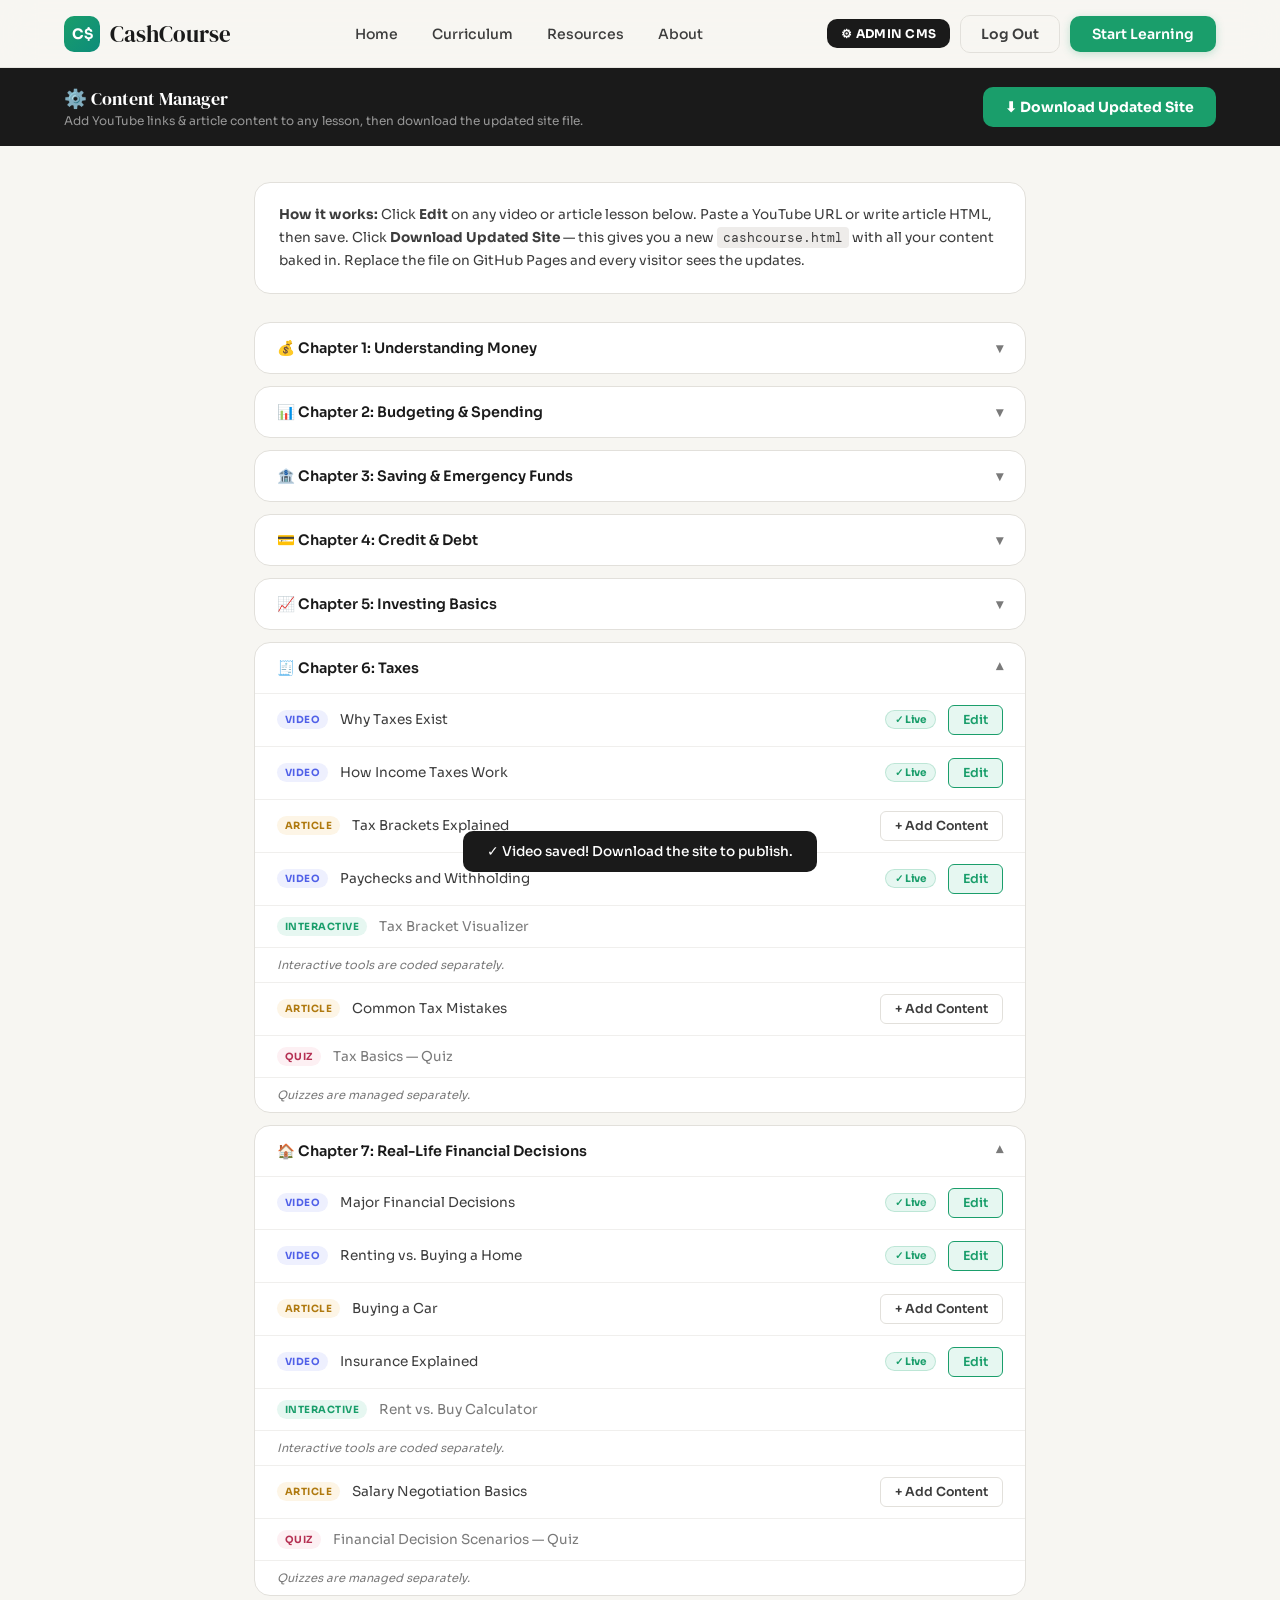
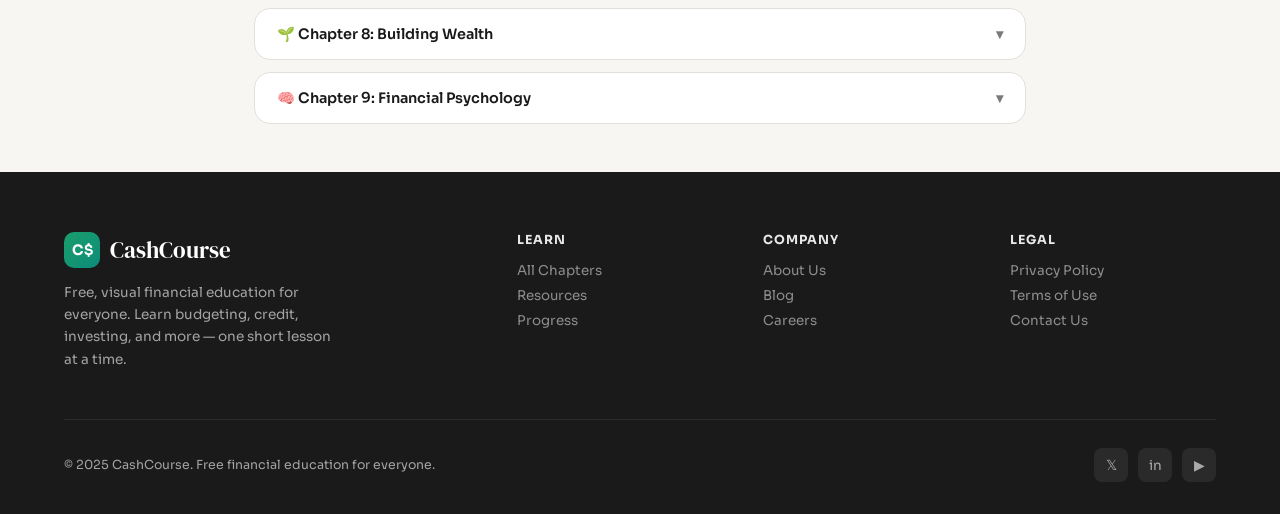
<file: cashcourse (3).html>
<html lang="en"><head>
<meta charset="UTF-8">
<meta name="viewport" content="width=device-width, initial-scale=1.0">
<title>CashCourse — Learn Money. Build Your Future.</title>
<link rel="preconnect" href="https://fonts.googleapis.com">
<link href="https://fonts.googleapis.com/css2?family=Sora:wght@300;400;500;600;700;800&amp;family=DM+Serif+Display:ital@0;1&amp;family=DM+Mono:wght@400;500&amp;display=swap" rel="stylesheet">
<style>
/* Admin: admin@cashcourse.com / cashcourse2025 */
:root{--bg:#f7f6f2;--bg2:#eeecea;--surface:#fff;--green:#1a9e6b;--green-light:#e6f7f1;--green-mid:#2ec98a;--teal:#0d8c7a;--teal-dark:#0a6b5e;--ink:#1a1a1a;--ink2:#3d3d3d;--muted:#7a7a7a;--border:#e2e0db;--accent-gold:#e8a634;--accent-rose:#e05c7a;--shadow-sm:0 1px 3px rgba(0,0,0,.06),0 1px 2px rgba(0,0,0,.04);--shadow-md:0 4px 16px rgba(0,0,0,.08),0 2px 6px rgba(0,0,0,.04);--shadow-lg:0 12px 40px rgba(0,0,0,.10),0 4px 12px rgba(0,0,0,.05);--radius:16px;--radius-sm:10px}
*,*::before,*::after{box-sizing:border-box;margin:0;padding:0}
html{scroll-behavior:smooth;font-size:16px}
body{font-family:'Sora',sans-serif;background:var(--bg);color:var(--ink);overflow-x:hidden;-webkit-font-smoothing:antialiased}
/* LOGIN */
#loginOverlay{position:fixed;inset:0;z-index:9999;background:var(--bg);display:flex;align-items:center;justify-content:center;padding:20px}
#loginOverlay.hidden{display:none}
.login-wrap{width:100%;max-width:440px}
.login-logo{display:flex;align-items:center;gap:10px;justify-content:center;font-family:'DM Serif Display',serif;font-size:1.6rem;color:var(--ink);margin-bottom:36px}
.login-logo-icon{width:42px;height:42px;background:linear-gradient(135deg,var(--green),var(--teal));border-radius:12px;display:flex;align-items:center;justify-content:center;color:white;font-size:1rem;font-weight:700;font-family:'Sora',sans-serif}
.login-card{background:white;border-radius:24px;padding:44px 40px;border:1px solid var(--border);box-shadow:var(--shadow-lg)}
.login-title{font-family:'DM Serif Display',serif;font-size:1.75rem;color:var(--ink);margin-bottom:6px}
.login-sub{font-size:.875rem;color:var(--muted);margin-bottom:32px;line-height:1.5}
.login-field{margin-bottom:18px}
.login-field label{display:block;font-size:.72rem;font-weight:700;color:var(--ink2);margin-bottom:8px;text-transform:uppercase;letter-spacing:.05em}
.login-field input{width:100%;padding:12px 16px;border:1.5px solid var(--border);border-radius:var(--radius-sm);font-family:'Sora',sans-serif;font-size:.9rem;color:var(--ink);background:var(--bg);outline:none;transition:border-color .2s,background .2s}
.login-field input:focus{border-color:var(--green);background:white}
.login-field input.error{border-color:var(--accent-rose)}
.login-error{background:#fdf0f3;border:1px solid rgba(224,92,122,.25);border-radius:var(--radius-sm);padding:12px 16px;font-size:.82rem;color:#b53053;margin-bottom:18px;display:none}
.login-error.show{display:block}
.btn-login{width:100%;padding:13px;border-radius:var(--radius-sm);font-family:'Sora',sans-serif;font-size:.95rem;font-weight:700;color:white;background:var(--green);border:none;cursor:pointer;box-shadow:0 4px 14px rgba(26,158,107,.3);transition:background .2s,transform .15s}
.btn-login:hover{background:var(--teal);transform:translateY(-1px)}
.login-hint{margin-top:20px;padding:14px 16px;background:var(--green-light);border-radius:var(--radius-sm);border:1px solid rgba(26,158,107,.15);font-size:.78rem;color:var(--teal-dark);line-height:1.6}
.login-hint strong{color:var(--green)}
/* NAV */
nav{position:fixed;top:0;left:0;right:0;z-index:100;display:flex;align-items:center;justify-content:space-between;padding:0 5%;height:68px;background:rgba(247,246,242,.88);backdrop-filter:blur(16px);border-bottom:1px solid rgba(226,224,219,.7);transition:box-shadow .3s}
nav.scrolled{box-shadow:var(--shadow-md)}
.nav-logo{display:flex;align-items:center;gap:10px;font-family:'DM Serif Display',serif;font-size:1.45rem;color:var(--ink);text-decoration:none;cursor:pointer}
.nav-logo-icon{width:36px;height:36px;background:linear-gradient(135deg,var(--green),var(--teal));border-radius:10px;display:flex;align-items:center;justify-content:center;color:white;font-size:.9rem;font-weight:700;font-family:'Sora',sans-serif}
.nav-links{display:flex;align-items:center;gap:2px;list-style:none}
.nav-links a{display:block;padding:8px 16px;color:var(--ink2);text-decoration:none;font-size:.875rem;font-weight:500;border-radius:var(--radius-sm);transition:background .2s,color .2s}
.nav-links a:hover{background:var(--bg2);color:var(--green)}
.nav-links a.active{color:var(--green);background:var(--green-light)}
.nav-cta{display:flex;align-items:center;gap:10px}
.btn-ghost{padding:9px 20px;border-radius:var(--radius-sm);font-size:.875rem;font-weight:600;color:var(--ink2);background:transparent;border:1.5px solid var(--border);cursor:pointer;text-decoration:none;font-family:'Sora',sans-serif;transition:border-color .2s,color .2s,background .2s}
.btn-ghost:hover{border-color:var(--green);color:var(--green);background:var(--green-light)}
.btn-primary{padding:9px 22px;border-radius:var(--radius-sm);font-size:.875rem;font-weight:600;color:white;background:var(--green);border:none;cursor:pointer;text-decoration:none;font-family:'Sora',sans-serif;box-shadow:0 2px 8px rgba(26,158,107,.25);transition:background .2s,transform .15s}
.btn-primary:hover{background:var(--teal);transform:translateY(-1px)}
.nav-admin-btn{padding:7px 14px;border-radius:var(--radius-sm);font-size:.75rem;font-weight:700;color:white;background:var(--ink);border:none;cursor:pointer;font-family:'Sora',sans-serif;letter-spacing:.02em;text-transform:uppercase;transition:background .2s;display:none}
.nav-admin-btn:hover{background:#333}
.hamburger{display:none;flex-direction:column;gap:5px;cursor:pointer;padding:4px;background:none;border:none}
.hamburger span{display:block;width:22px;height:2px;background:var(--ink);border-radius:2px}
/* PAGES */
.page{display:none}
.page.active{display:block}
/* HERO */
.hero{min-height:100vh;padding:120px 5% 80px;display:grid;grid-template-columns:1fr 1fr;gap:60px;align-items:center;position:relative;overflow:hidden}
.hero::before{content:'';position:absolute;top:0;right:0;width:55%;height:100%;background:radial-gradient(ellipse at 80% 50%,rgba(46,201,138,.08) 0%,transparent 70%);pointer-events:none}
.hero-eyebrow{display:inline-flex;align-items:center;gap:8px;background:var(--green-light);color:var(--green);padding:6px 14px;border-radius:100px;font-size:.78rem;font-weight:600;letter-spacing:.04em;text-transform:uppercase;margin-bottom:28px;border:1px solid rgba(26,158,107,.15);animation:fadeUp .6s ease both}
.hero-eyebrow-dot{width:6px;height:6px;background:var(--green-mid);border-radius:50%;animation:pulse 2s ease infinite}
@keyframes pulse{0%,100%{opacity:1;transform:scale(1)}50%{opacity:.5;transform:scale(.8)}}
.hero-title{font-family:'DM Serif Display',serif;font-size:clamp(2.6rem,5vw,4rem);line-height:1.12;color:var(--ink);margin-bottom:24px;animation:fadeUp .6s .1s ease both}
.hero-title em{font-style:italic;color:var(--green)}
.hero-desc{font-size:1.05rem;line-height:1.7;color:var(--muted);max-width:480px;margin-bottom:40px;animation:fadeUp .6s .2s ease both}
.hero-actions{display:flex;align-items:center;gap:14px;flex-wrap:wrap;animation:fadeUp .6s .3s ease both}
.btn-hero-primary{padding:14px 28px;border-radius:12px;font-size:.95rem;font-weight:600;color:white;background:var(--green);border:none;cursor:pointer;box-shadow:0 4px 16px rgba(26,158,107,.3);display:flex;align-items:center;gap:8px;text-decoration:none;font-family:'Sora',sans-serif;transition:background .2s,transform .15s}
.btn-hero-primary:hover{background:var(--teal);transform:translateY(-2px)}
.btn-hero-outline{padding:14px 28px;border-radius:12px;font-size:.95rem;font-weight:600;color:var(--ink2);background:white;border:1.5px solid var(--border);cursor:pointer;text-decoration:none;display:flex;align-items:center;gap:8px;font-family:'Sora',sans-serif;transition:border-color .2s,color .2s}
.btn-hero-outline:hover{border-color:var(--green);color:var(--green)}
.hero-stats{display:flex;gap:36px;margin-top:52px;animation:fadeUp .6s .4s ease both}
.stat-num{font-family:'DM Serif Display',serif;font-size:1.8rem;color:var(--ink)}
.stat-label{font-size:.78rem;color:var(--muted);font-weight:500;margin-top:2px}
.hero-visual{display:flex;justify-content:center;align-items:center;animation:fadeLeft .7s .2s ease both;position:relative}
.hero-card-stack{position:relative;width:420px;height:440px}
.hcard{position:absolute;border-radius:var(--radius);background:white;box-shadow:var(--shadow-lg);padding:24px;transition:transform .4s ease}
.hcard:hover{transform:translateY(-6px)!important}
.hcard-main{width:320px;left:50px;top:60px;z-index:3;background:linear-gradient(145deg,#fff,#f9fdf9)}
.hcard-back1{width:290px;left:30px;top:20px;z-index:1;background:linear-gradient(135deg,var(--green),var(--teal));transform:rotate(-4deg)}
.hcard-back2{width:290px;left:100px;top:30px;z-index:2;background:white;transform:rotate(3deg);opacity:.9}
.hcard-label{font-size:.7rem;font-weight:600;color:var(--muted);text-transform:uppercase;letter-spacing:.06em;margin-bottom:12px}
.hcard-title{font-size:1.05rem;font-weight:700;color:var(--ink);margin-bottom:16px}
.progress-wrap{margin-bottom:10px}
.progress-label{display:flex;justify-content:space-between;font-size:.75rem;color:var(--muted);margin-bottom:5px}
.progress-bar{height:6px;background:var(--bg2);border-radius:100px;overflow:hidden}
.progress-fill{height:100%;border-radius:100px;background:linear-gradient(90deg,var(--green),var(--green-mid));transition:width 1.2s ease}
.hcard-chips{display:flex;gap:6px;flex-wrap:wrap;margin-top:16px}
.chip{padding:4px 10px;border-radius:100px;font-size:.7rem;font-weight:600;background:var(--green-light);color:var(--green);border:1px solid rgba(26,158,107,.15)}
.chip.gold{background:#fdf5e6;color:#b07a10;border-color:#f0d090}
.chip.rose{background:#fdf0f3;color:#b53053;border-color:#f0b0be}
.floating-badge{position:absolute;background:white;border-radius:var(--radius-sm);box-shadow:var(--shadow-md);padding:12px 16px;display:flex;align-items:center;gap:10px;animation:float 4s ease infinite;z-index:10}
.floating-badge.a{bottom:60px;right:0}
.floating-badge.b{top:30px;right:-10px;animation-delay:2s}
.badge-icon{font-size:1.2rem}
.badge-text{font-size:.72rem;font-weight:600;color:var(--ink2);line-height:1.3}
.badge-sub{font-size:.65rem;color:var(--muted)}
@keyframes float{0%,100%{transform:translateY(0)}50%{transform:translateY(-8px)}}
@keyframes fadeUp{from{opacity:0;transform:translateY(24px)}to{opacity:1;transform:translateY(0)}}
@keyframes fadeLeft{from{opacity:0;transform:translateX(24px)}to{opacity:1;transform:translateX(0)}}
/* TRUST BAR */
.trust-bar{padding:40px 5%;border-top:1px solid var(--border);border-bottom:1px solid var(--border);background:white;display:flex;align-items:center;justify-content:center;gap:60px;flex-wrap:wrap}
.trust-item{display:flex;align-items:center;gap:10px;opacity:.55;transition:opacity .2s}
.trust-item:hover{opacity:.85}
.trust-icon{font-size:1.4rem}
.trust-name{font-size:.85rem;font-weight:700;letter-spacing:.04em;color:var(--ink)}
/* SECTIONS */
section{padding:100px 5%}
.section-eyebrow{display:inline-flex;align-items:center;gap:8px;background:var(--green-light);color:var(--green);padding:5px 12px;border-radius:100px;font-size:.73rem;font-weight:600;letter-spacing:.06em;text-transform:uppercase;margin-bottom:20px;border:1px solid rgba(26,158,107,.15)}
.section-title{font-family:'DM Serif Display',serif;font-size:clamp(1.8rem,3.5vw,2.8rem);line-height:1.2;color:var(--ink);max-width:560px;margin-bottom:16px}
.section-desc{font-size:1rem;color:var(--muted);line-height:1.7;max-width:500px;margin-bottom:52px}
.mission-grid{display:grid;grid-template-columns:1fr 1fr;gap:80px;align-items:center}
.mission-big-card{background:linear-gradient(145deg,var(--green),var(--teal-dark));border-radius:24px;padding:40px;color:white;position:relative;overflow:hidden}
.mission-big-card::before{content:'';position:absolute;top:-40px;right:-40px;width:180px;height:180px;background:rgba(255,255,255,.06);border-radius:50%}
.mbcard-label{font-size:.72rem;font-weight:600;letter-spacing:.08em;text-transform:uppercase;opacity:.7;margin-bottom:8px}
.mbcard-num{font-family:'DM Serif Display',serif;font-size:3.5rem;line-height:1;margin-bottom:8px}
.mbcard-desc{font-size:.9rem;opacity:.85;line-height:1.5}
.mission-small-cards{display:grid;grid-template-columns:1fr 1fr;gap:14px;margin-top:14px}
.ms-card{background:white;border-radius:var(--radius-sm);padding:20px;box-shadow:var(--shadow-sm);border:1px solid var(--border);transition:box-shadow .2s,transform .2s}
.ms-card:hover{box-shadow:var(--shadow-md);transform:translateY(-2px)}
.ms-icon{font-size:1.4rem;margin-bottom:8px}
.ms-label{font-size:.8rem;font-weight:700;color:var(--ink2)}
.ms-val{font-family:'DM Mono',monospace;font-size:.85rem;color:var(--green);font-weight:500;margin-top:3px}
.mission-points{list-style:none;margin-top:10px}
.mission-points li{display:flex;align-items:flex-start;gap:12px;padding:16px 0;border-bottom:1px solid var(--border);font-size:.95rem;color:var(--ink2);line-height:1.5}
.mission-points li:last-child{border-bottom:none}
.mp-dot{width:22px;height:22px;flex-shrink:0;background:var(--green-light);border-radius:50%;display:flex;align-items:center;justify-content:center;margin-top:1px}
.mp-dot svg{width:11px;height:11px;fill:none;stroke:var(--green);stroke-width:2.5;stroke-linecap:round}
.topics-grid{display:grid;grid-template-columns:repeat(4,1fr);gap:20px}
.topic-card{background:white;border-radius:var(--radius);padding:28px 24px;border:1px solid var(--border);box-shadow:var(--shadow-sm);cursor:pointer;transition:box-shadow .25s,transform .25s,border-color .25s;position:relative;overflow:hidden}
.topic-card::before{content:'';position:absolute;bottom:0;left:0;right:0;height:3px;background:linear-gradient(90deg,var(--green),var(--green-mid));transform:scaleX(0);transform-origin:left;transition:transform .3s ease}
.topic-card:hover{box-shadow:var(--shadow-md);transform:translateY(-4px);border-color:rgba(26,158,107,.2)}
.topic-card:hover::before{transform:scaleX(1)}
.topic-icon-wrap{width:48px;height:48px;border-radius:12px;display:flex;align-items:center;justify-content:center;font-size:1.4rem;margin-bottom:18px}
.topic-title{font-size:.95rem;font-weight:700;color:var(--ink);margin-bottom:8px}
.topic-desc{font-size:.82rem;color:var(--muted);line-height:1.55}
.topic-lessons{font-size:.72rem;font-weight:600;color:var(--green);margin-top:14px;text-transform:uppercase;letter-spacing:.04em}
/* CURRICULUM */
.curriculum-hero{padding:120px 5% 60px;text-align:center}
.curriculum-hero .section-title{max-width:640px;margin:0 auto 16px}
.curriculum-hero .section-desc{max-width:540px;margin:0 auto}
.modules-list{padding:0 5% 100px;max-width:860px;margin:0 auto}
.module-card{background:white;border-radius:var(--radius);border:1px solid var(--border);margin-bottom:16px;overflow:hidden;box-shadow:var(--shadow-sm);transition:box-shadow .2s}
.module-card:hover{box-shadow:var(--shadow-md)}
.module-header{display:flex;align-items:center;gap:18px;padding:24px 28px;cursor:pointer;user-select:none}
.module-num{width:42px;height:42px;flex-shrink:0;border-radius:12px;background:var(--green);display:flex;align-items:center;justify-content:center;font-family:'DM Mono',monospace;font-size:.85rem;font-weight:500;color:white}
.module-info{flex:1}
.module-title{font-size:1rem;font-weight:700;color:var(--ink);margin-bottom:3px}
.module-meta{font-size:.78rem;color:var(--muted)}
.module-chevron{color:var(--muted);transition:transform .3s;font-size:.9rem}
.module-card.open .module-chevron{transform:rotate(180deg);color:var(--green)}
.module-card.open .module-num{background:var(--teal)}
.module-lessons{display:none;border-top:1px solid var(--border)}
.module-card.open .module-lessons{display:block}
.lesson-row{display:flex;align-items:center;gap:14px;padding:14px 28px;cursor:pointer;transition:background .15s;border-bottom:1px solid rgba(226,224,219,.5)}
.lesson-row:last-child{border-bottom:none}
.lesson-row:hover{background:var(--bg)}
.lesson-type-icon{width:32px;height:32px;flex-shrink:0;border-radius:8px;background:var(--green-light);display:flex;align-items:center;justify-content:center;font-size:.85rem}
.lesson-name{flex:1;font-size:.875rem;font-weight:500;color:var(--ink2)}
.lesson-type-tag{font-size:.65rem;font-weight:700;text-transform:uppercase;letter-spacing:.05em;padding:3px 8px;border-radius:100px;background:var(--bg2);color:var(--muted)}
.lesson-type-tag.video{background:#eef0fe;color:#5060e8}
.lesson-type-tag.article{background:#fdf5e6;color:#b07a10}
.lesson-type-tag.interactive{background:var(--green-light);color:var(--green)}
.lesson-type-tag.quiz{background:#fdf0f3;color:#b53053}
.progress-module{padding:18px 28px;background:var(--bg);border-top:1px solid var(--border)}
.pm-label{font-size:.75rem;font-weight:600;color:var(--muted);margin-bottom:8px;display:flex;justify-content:space-between}
.pm-bar{height:5px;background:var(--border);border-radius:100px;overflow:hidden}
.pm-fill{height:100%;background:linear-gradient(90deg,var(--green),var(--green-mid));border-radius:100px;transition:width 1s ease}
/* LESSON */
.lesson-page{padding:100px 5% 80px;max-width:900px;margin:0 auto}
.lesson-breadcrumb{font-size:.78rem;color:var(--muted);margin-bottom:24px;display:flex;align-items:center;gap:6px}
.lesson-breadcrumb a{color:var(--green);text-decoration:none;font-weight:500;cursor:pointer}
.lesson-breadcrumb a:hover{text-decoration:underline}
.lesson-h1{font-family:'DM Serif Display',serif;font-size:1.9rem;color:var(--ink);margin-bottom:10px}
.lesson-meta-row{display:flex;align-items:center;gap:16px;margin-bottom:32px;flex-wrap:wrap}
.lm-item{display:flex;align-items:center;gap:5px;font-size:.78rem;color:var(--muted)}
.lm-tag{display:inline-flex;align-items:center;gap:5px;padding:4px 12px;border-radius:100px;font-size:.75rem;font-weight:700;text-transform:uppercase;letter-spacing:.04em}
.lm-tag.video{background:#eef0fe;color:#5060e8}
.lm-tag.article{background:#fdf5e6;color:#b07a10}
.lm-tag.interactive{background:var(--green-light);color:var(--green)}
.lm-tag.quiz{background:#fdf0f3;color:#b53053}
.placeholder-video{width:100%;aspect-ratio:16/9;background:linear-gradient(145deg,#0d1a14,#1a2e22);border-radius:var(--radius);overflow:hidden;position:relative;margin-bottom:32px;box-shadow:var(--shadow-lg);display:flex;align-items:center;justify-content:center;cursor:pointer}
.placeholder-video .vnoise{position:absolute;inset:0;background:radial-gradient(ellipse at 30% 50%,rgba(26,158,107,.12) 0%,transparent 60%)}
.placeholder-video .play-btn{width:72px;height:72px;border-radius:50%;background:rgba(255,255,255,.92);display:flex;align-items:center;justify-content:center;box-shadow:0 8px 30px rgba(0,0,0,.3);position:relative;z-index:2;transition:transform .2s}
.placeholder-video:hover .play-btn{transform:scale(1.08)}
.placeholder-video .play-btn svg{fill:var(--green);width:26px;height:26px;margin-left:3px}
.placeholder-video .vlabel{position:absolute;bottom:20px;right:20px;background:rgba(255,255,255,.12);backdrop-filter:blur(8px);border:1px solid rgba(255,255,255,.15);border-radius:6px;padding:6px 10px;font-size:.72rem;font-weight:600;color:rgba(255,255,255,.85);font-family:'DM Mono',monospace;z-index:2}
.placeholder-video .vcoming{position:absolute;z-index:3;text-align:center}
.placeholder-video .vcoming p{color:rgba(255,255,255,.5);font-size:.8rem;margin-top:12px}
.lesson-video-embed{width:100%;aspect-ratio:16/9;border-radius:var(--radius);overflow:hidden;margin-bottom:32px;box-shadow:var(--shadow-lg)}
.lesson-video-embed iframe{width:100%;height:100%;border:none}
.placeholder-article{background:white;border-radius:var(--radius);border:1px solid var(--border);padding:40px;margin-bottom:32px;box-shadow:var(--shadow-sm)}
.ph-eyebrow-article{display:inline-flex;align-items:center;gap:6px;background:#fdf5e6;color:#b07a10;padding:4px 12px;border-radius:100px;font-size:.72rem;font-weight:700;text-transform:uppercase;letter-spacing:.05em;margin-bottom:20px;border:1px solid rgba(224,166,52,.2)}
.ph-lines{display:flex;flex-direction:column;gap:10px;margin-top:16px}
.ph-line{height:14px;background:var(--bg2);border-radius:4px;animation:shimmer 2s ease infinite}
@keyframes shimmer{0%,100%{opacity:.6}50%{opacity:1}}
.ph-line.short{width:55%}.ph-line.medium{width:82%}.ph-line.full{width:100%}
.placeholder-interactive{background:white;border-radius:var(--radius);border:1px solid var(--border);padding:40px;margin-bottom:32px;box-shadow:var(--shadow-sm);text-align:center}
.ph-tool-icon{font-size:3rem;margin-bottom:14px}
.ph-tool-title{font-family:'DM Serif Display',serif;font-size:1.3rem;color:var(--ink);margin-bottom:8px}
.ph-tool-desc{font-size:.875rem;color:var(--muted);line-height:1.6;max-width:420px;margin:0 auto 24px}
.ph-input-row{display:grid;grid-template-columns:1fr 1fr;gap:16px;margin-top:24px;text-align:left}
.ph-input-field label{display:block;font-size:.72rem;font-weight:700;color:var(--ink2);margin-bottom:8px;text-transform:uppercase;letter-spacing:.04em}
.ph-input-fake{width:100%;height:42px;background:var(--bg2);border-radius:var(--radius-sm);border:1.5px solid var(--border)}
.ph-result{margin-top:24px;padding:16px;background:var(--green-light);border-radius:var(--radius-sm);border:1px solid rgba(26,158,107,.15)}
.ph-result-label{font-size:.72rem;font-weight:700;color:var(--green);text-transform:uppercase;letter-spacing:.05em;margin-bottom:6px}
.ph-result-bar{height:14px;background:rgba(26,158,107,.15);border-radius:4px;width:60%;animation:shimmer 2s ease infinite}
.placeholder-quiz{background:white;border-radius:var(--radius);border:1px solid var(--border);padding:40px;margin-bottom:32px;box-shadow:var(--shadow-sm)}
.ph-eyebrow-quiz{display:inline-flex;align-items:center;gap:6px;background:#fdf0f3;color:#b53053;padding:4px 12px;border-radius:100px;font-size:.72rem;font-weight:700;text-transform:uppercase;letter-spacing:.05em;margin-bottom:20px;border:1px solid rgba(224,92,122,.2)}
.ph-q-block{margin-bottom:28px}
.ph-q-num{font-size:.72rem;font-weight:700;color:var(--muted);text-transform:uppercase;letter-spacing:.05em;margin-bottom:8px}
.ph-q-text{height:18px;background:var(--bg2);border-radius:4px;width:80%;margin-bottom:14px;animation:shimmer 2s ease infinite}
.ph-options{display:flex;flex-direction:column;gap:8px}
.ph-option{padding:12px 16px;border-radius:var(--radius-sm);border:1.5px solid var(--border);background:var(--bg);font-size:.875rem;color:var(--muted);cursor:not-allowed;display:flex;align-items:center;gap:10px}
.ph-option-dot{width:16px;height:16px;border-radius:50%;border:2px solid var(--border);flex-shrink:0}
.about-desc-card{background:white;border-radius:var(--radius);border:1px solid var(--border);padding:28px;box-shadow:var(--shadow-sm);margin-bottom:32px}
.about-desc-card p{font-size:.95rem;color:var(--ink2);line-height:1.75}
.lesson-nav{display:flex;justify-content:space-between;align-items:center;margin-top:40px;padding-top:28px;border-top:1px solid var(--border);gap:16px}
.ln-btn{display:flex;align-items:center;gap:8px;padding:12px 20px;border-radius:var(--radius-sm);font-size:.875rem;font-weight:600;border:1.5px solid var(--border);background:white;cursor:pointer;text-decoration:none;color:var(--ink2);transition:border-color .2s,color .2s;font-family:'Sora',sans-serif}
.ln-btn:hover{border-color:var(--green);color:var(--green)}
.ln-btn.next{background:var(--green);color:white;border-color:var(--green)}
.ln-btn.next:hover{background:var(--teal);border-color:var(--teal)}
/* ARTICLE CONTENT */
.article-content h2{font-family:'DM Serif Display',serif;font-size:1.45rem;color:var(--ink);margin:0 0 14px;line-height:1.3}
.article-content h3{font-family:'DM Serif Display',serif;font-size:1.15rem;color:var(--ink);margin:28px 0 10px}
.article-content h4{font-size:.95rem;font-weight:700;color:var(--ink);margin:20px 0 8px}
.article-content p{font-size:.95rem;color:var(--ink2);line-height:1.75;margin-bottom:16px}
.article-content ul,.article-content ol{font-size:.9rem;color:var(--ink2);line-height:1.85;margin:8px 0 16px 20px}
.article-content li{margin-bottom:4px}
.article-content strong{color:var(--ink)}
.article-callout{background:var(--green-light);border-left:3px solid var(--green);border-radius:0 var(--radius-sm) var(--radius-sm) 0;padding:14px 18px;margin:16px 0;font-size:.88rem;color:var(--teal-dark);line-height:1.65}
/* ABOUT */
.about-hero{padding:120px 5% 60px;max-width:760px;margin:0 auto;text-align:center}
.about-grid{display:grid;grid-template-columns:1fr 1fr;gap:60px;align-items:center;padding:0 5% 80px}
.about-visual{background:linear-gradient(145deg,var(--green),var(--teal-dark));border-radius:24px;padding:48px 40px;color:white;position:relative;overflow:hidden}
.about-visual::before{content:'💚';position:absolute;top:-30px;right:-20px;font-size:9rem;opacity:.08}
.av-quote{font-family:'DM Serif Display',serif;font-size:1.5rem;font-style:italic;line-height:1.4;margin-bottom:24px}
.av-attr{font-size:.8rem;opacity:.7;font-weight:500}
.about-values{padding:0 5% 100px}
.values-grid{display:grid;grid-template-columns:repeat(3,1fr);gap:24px;margin-top:52px}
.value-card{background:white;border-radius:var(--radius);padding:32px 28px;border:1px solid var(--border);box-shadow:var(--shadow-sm);transition:box-shadow .2s,transform .2s}
.value-card:hover{box-shadow:var(--shadow-md);transform:translateY(-3px)}
.value-icon{font-size:2rem;margin-bottom:16px}
.value-title{font-size:.95rem;font-weight:700;color:var(--ink);margin-bottom:10px}
.value-desc{font-size:.85rem;color:var(--muted);line-height:1.6}
.team-section{padding:0 5% 100px}
.team-grid{display:grid;grid-template-columns:repeat(2,1fr);gap:20px}
.team-card{background:white;border-radius:var(--radius);padding:24px;text-align:center;border:1px solid var(--border);box-shadow:var(--shadow-sm);transition:box-shadow .2s}
.team-card:hover{box-shadow:var(--shadow-md)}
.team-avatar{width:64px;height:64px;border-radius:50%;margin:0 auto 14px;display:flex;align-items:center;justify-content:center;font-size:1.6rem;background:var(--green-light)}
.team-name{font-size:.9rem;font-weight:700;color:var(--ink);margin-bottom:3px}
.team-role{font-size:.75rem;color:var(--muted)}
/* RESOURCES */
.resources-hero{padding:120px 5% 60px;text-align:center}
/* Featured Tools Grid */
.featured-tools-section{padding:0 5% 70px}
.featured-tools-grid{display:grid;grid-template-columns:repeat(3,1fr);gap:24px;margin-top:40px}
.tool-card{background:white;border-radius:var(--radius);border:1px solid var(--border);box-shadow:var(--shadow-sm);overflow:hidden;transition:box-shadow .25s,transform .25s}
.tool-card:hover{box-shadow:var(--shadow-md);transform:translateY(-4px)}
.tool-card-header{height:100px;display:flex;align-items:center;justify-content:center;font-size:2.8rem;position:relative;overflow:hidden}
.tool-card-header::after{content:'';position:absolute;inset:0;background:linear-gradient(180deg,transparent 40%,rgba(255,255,255,.15))}
.tool-card-header.green{background:linear-gradient(135deg,var(--green),var(--teal))}
.tool-card-header.purple{background:linear-gradient(135deg,#6366f1,#764ba2)}
.tool-card-header.amber{background:linear-gradient(135deg,#f59e0b,#d97706)}
.tool-card-body{padding:24px}
.tool-card-title{font-size:1rem;font-weight:700;color:var(--ink);margin-bottom:8px}
.tool-card-desc{font-size:.82rem;color:var(--muted);line-height:1.55;margin-bottom:20px}
.tool-card-meta{display:flex;gap:6px;margin-bottom:16px;flex-wrap:wrap}
.tool-card-badge{font-size:.62rem;font-weight:700;text-transform:uppercase;letter-spacing:.04em;padding:3px 8px;border-radius:100px}
.tool-card-badge.free{background:var(--green-light);color:var(--green);border:1px solid rgba(26,158,107,.2)}
.tool-card-badge.interactive-badge{background:#eef0fe;color:#5060e8;border:1px solid rgba(99,102,241,.2)}
.tool-card-badge.quiz-badge{background:#fdf0f3;color:#b53053;border:1px solid rgba(224,92,122,.2)}
.btn-launch{display:inline-flex;align-items:center;gap:6px;padding:10px 18px;border-radius:8px;font-size:.82rem;font-weight:700;border:none;cursor:pointer;font-family:'Sora',sans-serif;transition:background .2s,transform .15s}
.btn-launch.green{background:var(--green);color:white;box-shadow:0 2px 8px rgba(26,158,107,.25)}
.btn-launch.green:hover{background:var(--teal);transform:translateY(-1px)}
.btn-launch.purple{background:#6366f1;color:white;box-shadow:0 2px 8px rgba(99,102,241,.25)}
.btn-launch.purple:hover{background:#4f46e5;transform:translateY(-1px)}
.btn-launch.amber{background:#f59e0b;color:white;box-shadow:0 2px 8px rgba(245,158,11,.25)}
.btn-launch.amber:hover{background:#d97706;transform:translateY(-1px)}
/* Budget Calculator */
.calc-section{padding:0 5% 80px}
.budget-calculator{background:white;border-radius:var(--radius);border:1px solid var(--border);padding:36px;box-shadow:var(--shadow-md);max-width:680px;margin:40px auto 0}
.bc-title{font-size:1.1rem;font-weight:700;color:var(--ink);margin-bottom:8px}
.bc-sub{font-size:.85rem;color:var(--muted);margin-bottom:28px}
.bc-row{display:grid;grid-template-columns:1fr 1fr;gap:16px;margin-bottom:16px}
.bc-field label{display:block;font-size:.75rem;font-weight:600;color:var(--ink2);margin-bottom:6px;text-transform:uppercase;letter-spacing:.04em}
.bc-field input{width:100%;padding:10px 14px;border:1.5px solid var(--border);border-radius:var(--radius-sm);font-family:'DM Mono',monospace;font-size:.9rem;color:var(--ink);background:var(--bg);outline:none;transition:border-color .2s}
.bc-field input:focus{border-color:var(--green);background:white}
.bc-result{margin-top:24px;padding:20px;border-radius:var(--radius-sm);background:var(--green-light);border:1px solid rgba(26,158,107,.15);display:flex;gap:24px;flex-wrap:wrap}
.bcr-label{font-size:.72rem;font-weight:600;color:var(--muted);text-transform:uppercase;letter-spacing:.04em;margin-bottom:3px}
.bcr-val{font-family:'DM Mono',monospace;font-size:1.2rem;font-weight:500;color:var(--green)}
.bcr-val.warn{color:var(--accent-rose)}
/* Templates */
.templates-section{padding:0 5% 100px}
.templates-grid{display:grid;grid-template-columns:repeat(4,1fr);gap:20px}
.tmpl-card{background:white;border-radius:var(--radius);padding:24px;border:1px solid var(--border);box-shadow:var(--shadow-sm);transition:box-shadow .2s,transform .2s;cursor:pointer}
.tmpl-card:hover{box-shadow:var(--shadow-md);transform:translateY(-3px)}
.tmpl-preview{width:100%;aspect-ratio:4/3;border-radius:8px;background:var(--bg2);margin-bottom:14px;display:flex;align-items:center;justify-content:center;font-size:2rem;overflow:hidden;position:relative}
.tmpl-preview::after{content:'';position:absolute;inset:0;background:linear-gradient(135deg,var(--green-light),transparent);opacity:.5}
.tmpl-name{font-size:.875rem;font-weight:700;color:var(--ink);margin-bottom:4px}
.tmpl-type{font-size:.72rem;color:var(--muted);text-transform:uppercase;letter-spacing:.05em}
/* TOOL MODAL */
.tool-modal{display:none;position:fixed;inset:0;z-index:500;background:rgba(0,0,0,.55);backdrop-filter:blur(4px);align-items:center;justify-content:center;padding:20px}
.tool-modal.open{display:flex}
.tool-modal-inner{width:min(1100px,100%);height:90vh;background:white;border-radius:var(--radius);overflow:hidden;display:flex;flex-direction:column;box-shadow:0 24px 80px rgba(0,0,0,.25)}
.tool-modal-header{display:flex;align-items:center;justify-content:space-between;padding:14px 22px;border-bottom:1px solid var(--border);flex-shrink:0;background:var(--bg)}
.tool-modal-label{display:flex;align-items:center;gap:10px}
.tool-modal-title{font-size:.9rem;font-weight:700;color:var(--ink)}
.tool-modal-sub{font-size:.72rem;color:var(--muted)}
.tool-modal-close{width:32px;height:32px;border-radius:8px;border:1px solid var(--border);background:none;cursor:pointer;font-size:.9rem;display:flex;align-items:center;justify-content:center;transition:background .15s;color:var(--muted)}
.tool-modal-close:hover{background:var(--bg2);color:var(--ink)}
.tool-modal-iframe{flex:1;border:none;width:100%}
/* ADMIN */
#page-admin{min-height:100vh;padding-top:68px;background:var(--bg)}
.admin-topbar{position:sticky;top:68px;z-index:50;background:var(--ink);padding:18px 5%;display:flex;align-items:center;justify-content:space-between;gap:16px;flex-wrap:wrap}
.admin-topbar-left .admin-topbar-title{font-family:'DM Serif Display',serif;font-size:1.15rem;color:white;margin-bottom:2px}
.admin-topbar-left .admin-topbar-sub{font-size:.75rem;color:rgba(255,255,255,.55)}
.btn-export{padding:11px 22px;border-radius:var(--radius-sm);background:var(--green);color:white;border:none;font-family:'Sora',sans-serif;font-size:.875rem;font-weight:700;cursor:pointer;transition:background .2s,transform .15s;white-space:nowrap}
.btn-export:hover{background:var(--teal);transform:translateY(-1px)}
.admin-content{padding:36px 5%;max-width:900px;margin:0 auto}
.admin-intro{background:white;border:1px solid var(--border);border-radius:var(--radius);padding:20px 24px;margin-bottom:28px;font-size:.85rem;color:var(--ink2);line-height:1.7}
.admin-intro code{background:var(--bg2);padding:2px 6px;border-radius:4px;font-family:'DM Mono',monospace;font-size:.82rem}
.admin-chapter{background:white;border:1px solid var(--border);border-radius:var(--radius);margin-bottom:12px;overflow:hidden}
.admin-chapter-header{display:flex;align-items:center;justify-content:space-between;padding:16px 22px;cursor:pointer;font-weight:600;font-size:.9rem;color:var(--ink);user-select:none;transition:background .15s}
.admin-chapter-header:hover{background:var(--bg)}
.admin-chapter-header .chevron{transition:transform .3s;color:var(--muted)}
.admin-chapter-header.open .chevron{transform:rotate(180deg)}
.admin-chapter-lessons{display:none}
.admin-chapter-lessons.open{display:block}
.admin-lesson-row{display:flex;align-items:center;gap:12px;padding:11px 22px;border-top:1px solid rgba(226,224,219,.5);transition:background .15s}
.admin-lesson-row:hover{background:var(--bg)}
.admin-type-badge{font-size:.62rem;font-weight:700;text-transform:uppercase;letter-spacing:.05em;padding:3px 8px;border-radius:100px;flex-shrink:0}
.admin-type-badge.video{background:#eef0fe;color:#5060e8}
.admin-type-badge.article{background:#fdf5e6;color:#b07a10}
.admin-type-badge.interactive{background:var(--green-light);color:var(--green)}
.admin-type-badge.quiz{background:#fdf0f3;color:#b53053}
.admin-lesson-name{flex:1;font-size:.85rem;color:var(--ink2)}
.admin-edited-pill{font-size:.65rem;font-weight:700;color:var(--green);background:var(--green-light);border:1px solid rgba(26,158,107,.2);padding:2px 9px;border-radius:100px;flex-shrink:0}
.admin-edit-btn{padding:6px 14px;border-radius:6px;border:1.5px solid var(--border);background:white;font-family:'Sora',sans-serif;font-size:.78rem;font-weight:600;color:var(--ink2);cursor:pointer;transition:border-color .2s,color .2s;flex-shrink:0}
.admin-edit-btn:hover{border-color:var(--green);color:var(--green)}
.admin-edit-btn.has-content{border-color:var(--green);color:var(--green);background:var(--green-light)}
.admin-note{font-size:.72rem;color:var(--muted);padding:10px 22px;border-top:1px solid rgba(226,224,219,.5);font-style:italic}
/* EDIT DRAWER */
.edit-overlay{display:none;position:fixed;inset:0;background:rgba(0,0,0,.35);z-index:199;backdrop-filter:blur(2px)}
.edit-overlay.show{display:block}
.edit-drawer{position:fixed;top:0;right:-110%;width:min(700px,100%);height:100vh;background:white;box-shadow:-6px 0 50px rgba(0,0,0,.15);z-index:200;display:flex;flex-direction:column;transition:right .35s cubic-bezier(.4,0,.2,1)}
.edit-drawer.open{right:0}
.edit-drawer-header{display:flex;align-items:center;justify-content:space-between;padding:20px 28px;border-bottom:1px solid var(--border);flex-shrink:0}
.edit-drawer-header h3{font-family:'DM Serif Display',serif;font-size:1.1rem;color:var(--ink)}
.edit-drawer-close{width:32px;height:32px;border-radius:8px;border:1px solid var(--border);background:none;cursor:pointer;font-size:.9rem;display:flex;align-items:center;justify-content:center;transition:background .15s;color:var(--muted)}
.edit-drawer-close:hover{background:var(--bg2);color:var(--ink)}
.edit-drawer-body{flex:1;overflow-y:auto;padding:24px 28px}
.edit-drawer-footer{padding:16px 28px;border-top:1px solid var(--border);display:flex;gap:10px;flex-shrink:0}
.btn-save-lesson{flex:1;padding:11px;border-radius:var(--radius-sm);background:var(--green);color:white;border:none;font-family:'Sora',sans-serif;font-size:.875rem;font-weight:700;cursor:pointer;transition:background .2s}
.btn-save-lesson:hover{background:var(--teal)}
.btn-revert-lesson{padding:11px 16px;border-radius:var(--radius-sm);border:1.5px solid var(--border);background:white;font-family:'Sora',sans-serif;font-size:.82rem;font-weight:600;color:var(--muted);cursor:pointer;transition:border-color .2s,color .2s}
.btn-revert-lesson:hover{border-color:var(--accent-rose);color:var(--accent-rose)}
.btn-cancel-lesson{padding:11px 16px;border-radius:var(--radius-sm);border:1.5px solid var(--border);background:white;font-family:'Sora',sans-serif;font-size:.82rem;font-weight:600;color:var(--ink2);cursor:pointer;transition:border-color .2s,color .2s}
.btn-cancel-lesson:hover{border-color:var(--green);color:var(--green)}
.edit-field{margin-bottom:20px}
.edit-field label{display:block;font-size:.72rem;font-weight:700;color:var(--ink2);text-transform:uppercase;letter-spacing:.05em;margin-bottom:8px}
.edit-field input[type=text]{width:100%;padding:11px 14px;border:1.5px solid var(--border);border-radius:var(--radius-sm);font-family:'Sora',sans-serif;font-size:.9rem;color:var(--ink);outline:none;transition:border-color .2s;background:white}
.edit-field input[type=text]:focus{border-color:var(--green)}
.edit-field textarea{width:100%;height:260px;padding:12px 14px;border:1.5px solid var(--border);border-radius:var(--radius-sm);font-family:'DM Mono',monospace;font-size:.78rem;color:var(--ink);outline:none;resize:vertical;line-height:1.6;transition:border-color .2s;background:#fafaf8}
.edit-field textarea:focus{border-color:var(--green);background:white}
.edit-hint{margin-top:8px;font-size:.75rem;color:var(--muted);line-height:1.55;background:var(--bg2);padding:10px 12px;border-radius:8px}
.edit-hint code{background:white;padding:1px 5px;border-radius:4px;font-family:'DM Mono',monospace}
.edit-preview-label{font-size:.72rem;font-weight:700;color:var(--ink2);text-transform:uppercase;letter-spacing:.05em;margin:20px 0 10px;display:flex;align-items:center;gap:8px}
.edit-preview-label::after{content:'';flex:1;height:1px;background:var(--border)}
.edit-preview-box{border:1px solid var(--border);border-radius:var(--radius-sm);padding:20px;max-height:280px;overflow-y:auto;font-size:.88rem;color:var(--ink2);line-height:1.7}
.edit-preview-box h2{font-family:'DM Serif Display',serif;font-size:1.2rem;color:var(--ink);margin-bottom:10px}
.edit-preview-box h3{font-family:'DM Serif Display',serif;font-size:1rem;color:var(--ink);margin:16px 0 8px}
.edit-preview-box p{margin-bottom:10px}
.edit-preview-box ul{margin:6px 0 10px 18px}
.edit-preview-box li{margin-bottom:3px}
.edit-preview-box .article-callout{background:var(--green-light);border-left:3px solid var(--green);border-radius:0 6px 6px 0;padding:10px 14px;margin:12px 0;font-size:.82rem;color:var(--teal-dark)}
.edit-preview-empty{color:var(--muted);font-style:italic;font-size:.85rem;text-align:center;padding:30px 0}
.video-preview-box{aspect-ratio:16/9;border-radius:var(--radius-sm);overflow:hidden;border:1px solid var(--border);background:var(--bg2)}
.video-preview-box iframe{width:100%;height:100%;border:none}
.video-preview-placeholder{width:100%;height:100%;display:flex;align-items:center;justify-content:center;color:var(--muted);font-size:.85rem;flex-direction:column;gap:8px}
/* TOAST */
.admin-toast{position:fixed;bottom:28px;left:50%;transform:translateX(-50%) translateY(20px);background:var(--ink);color:white;padding:12px 24px;border-radius:var(--radius-sm);font-size:.85rem;font-weight:500;z-index:400;opacity:0;transition:opacity .3s,transform .3s;pointer-events:none;white-space:nowrap}
.admin-toast.show{opacity:1;transform:translateX(-50%) translateY(0)}
/* FOOTER */
footer{background:var(--ink);color:rgba(255,255,255,.6);padding:60px 5% 32px}
.footer-grid{display:grid;grid-template-columns:2fr 1fr 1fr 1fr;gap:40px;margin-bottom:48px}
.footer-brand p{font-size:.85rem;line-height:1.65;max-width:280px}
.footer-col h4{font-size:.78rem;font-weight:700;color:rgba(255,255,255,.9);text-transform:uppercase;letter-spacing:.08em;margin-bottom:14px}
.footer-col a{display:block;font-size:.84rem;color:rgba(255,255,255,.5);text-decoration:none;margin-bottom:8px;transition:color .2s;cursor:pointer}
.footer-col a:hover{color:var(--green-mid)}
.footer-bottom{display:flex;justify-content:space-between;align-items:center;padding-top:28px;border-top:1px solid rgba(255,255,255,.08);flex-wrap:wrap;gap:12px}
.footer-bottom span{font-size:.78rem}
.footer-social{display:flex;gap:10px}
.social-btn{width:34px;height:34px;border-radius:8px;background:rgba(255,255,255,.07);display:flex;align-items:center;justify-content:center;font-size:.85rem;cursor:pointer;transition:background .2s;text-decoration:none}
.social-btn:hover{background:rgba(255,255,255,.14)}
/* REVEAL */
.reveal{opacity:0;transform:translateY(20px);transition:opacity .6s ease,transform .6s ease}
.reveal.visible{opacity:1;transform:translateY(0)}
.mobile-menu{display:none;position:fixed;inset:0;z-index:99;background:var(--bg);padding:90px 5% 40px;flex-direction:column;gap:4px}
.mobile-menu.open{display:flex}
.mobile-menu a{font-size:1.1rem;font-weight:600;color:var(--ink);padding:14px 0;border-bottom:1px solid var(--border);text-decoration:none}
.mobile-menu a:hover{color:var(--green)}
/* RESPONSIVE */
@media(max-width:1024px){.topics-grid{grid-template-columns:repeat(2,1fr)}.team-grid{grid-template-columns:repeat(2,1fr)}.footer-grid{grid-template-columns:1fr 1fr}.featured-tools-grid{grid-template-columns:1fr 1fr}}
@media(max-width:768px){.hero{grid-template-columns:1fr;padding-top:100px}.hero-visual{display:none}.mission-grid,.about-grid{grid-template-columns:1fr}.values-grid{grid-template-columns:1fr}.templates-grid{grid-template-columns:repeat(2,1fr)}.nav-links,.nav-cta{display:none}.hamburger{display:flex}.trust-bar{gap:28px}.bc-row{grid-template-columns:1fr}.footer-grid{grid-template-columns:1fr 1fr}.hero-stats{gap:24px}.ph-input-row{grid-template-columns:1fr}.featured-tools-grid{grid-template-columns:1fr}}
@media(max-width:480px){.topics-grid,.templates-grid{grid-template-columns:1fr}.team-grid{grid-template-columns:1fr 1fr}.footer-grid{grid-template-columns:1fr}.login-card{padding:32px 24px}}
</style>
</head>
<body>

<!-- LOGIN -->
<div id="loginOverlay" class="hidden">
  <div class="login-wrap">
    <div class="login-logo"><div class="login-logo-icon">C$</div>CashCourse</div>
    <div class="login-card">
      <h2 class="login-title">Welcome back</h2>
      <p class="login-sub">Sign in to access your courses and track your progress.</p>
      <div class="login-error" id="loginError">Incorrect email or password. Please try again.</div>
      <div class="login-field"><label>Email Address</label><input type="email" id="loginEmail" placeholder="you@example.com" onkeydown="if(event.key==='Enter')doLogin()" class=""></div>
      <div class="login-field"><label>Password</label><input type="password" id="loginPassword" placeholder="Enter your password" onkeydown="if(event.key==='Enter')doLogin()" class=""></div>
      <button class="btn-login" onclick="doLogin()">Sign In →</button>
      <div class="login-hint"><strong>Demo credentials</strong><br>Email: <strong>demo@cashcourse.com</strong> &nbsp;·&nbsp; Password: <strong>cashcourse</strong></div>
    </div>
  </div>
</div>

<!-- NAV -->
<nav id="mainNav" class="scrolled">
  <div class="nav-logo" onclick="showPage('home')"><div class="nav-logo-icon">C$</div>CashCourse</div>
  <ul class="nav-links">
    <li><a href="#" onclick="showPage('home');return false;" id="nav-home" class="">Home</a></li>
    <li><a href="#" onclick="showPage('curriculum');return false;" id="nav-curriculum">Curriculum</a></li>
    <li><a href="#" onclick="showPage('resources');return false;" id="nav-resources">Resources</a></li>
    <li><a href="#" onclick="showPage('about');return false;" id="nav-about">About</a></li>
  </ul>
  <div class="nav-cta">
    <button id="adminNavBtn" class="nav-admin-btn" onclick="showPage('admin')" style="display: flex;">⚙ Admin CMS</button>
    <button class="btn-ghost" onclick="doLogout()">Log Out</button>
    <a href="#" onclick="showPage('curriculum');return false;" class="btn-primary">Start Learning</a>
  </div>
  <button class="hamburger" onclick="toggleMobileMenu()"><span></span><span></span><span></span></button>
</nav>

<!-- MOBILE MENU -->
<div class="mobile-menu" id="mobileMenu">
  <a href="#" onclick="showPage('home');toggleMobileMenu();return false;">Home</a>
  <a href="#" onclick="showPage('curriculum');toggleMobileMenu();return false;">Curriculum</a>
  <a href="#" onclick="showPage('resources');toggleMobileMenu();return false;">Resources</a>
  <a href="#" onclick="showPage('about');toggleMobileMenu();return false;">About</a>
  <a href="#" id="mobileAdminLink" onclick="showPage('admin');toggleMobileMenu();return false;" style="display: block; color: var(--green);">⚙ Admin CMS</a>
  <a href="#" onclick="doLogout();return false;" style="color:var(--accent-rose)">Log Out</a>
</div>

<!-- ═══ HOME ═══ -->
<div id="page-home" class="page">
  <section class="hero">
    <div class="hero-content">
      <div class="hero-eyebrow"><span class="hero-eyebrow-dot"></span>Free Financial Education for Everyone</div>
      <h1 class="hero-title">Learn Money.<br>Build Your <em>Future.</em></h1>
      <p class="hero-desc">CashCourse turns complex financial concepts into short, visual lessons anyone can understand — whether you're just starting out or leveling up your financial life.</p>
      <div class="hero-actions">
        <a href="#" onclick="showPage('curriculum');return false;" class="btn-hero-primary"><svg width="16" height="16" viewBox="0 0 24 24" fill="none" stroke="currentColor" stroke-width="2.5" stroke-linecap="round" stroke-linejoin="round"><polygon points="5 3 19 12 5 21 5 3"></polygon></svg>Start Learning</a>
        <a href="#" onclick="showPage('curriculum');return false;" class="btn-hero-outline"><svg width="16" height="16" viewBox="0 0 24 24" fill="none" stroke="currentColor" stroke-width="2" stroke-linecap="round" stroke-linejoin="round"><path d="M4 6h16M4 12h16M4 18h10"></path></svg>Explore Curriculum</a>
      </div>
      <div class="hero-stats">
        <div class="stat"><div class="stat-num">63</div><div class="stat-label">Free Lessons</div></div>
        <div class="stat"><div class="stat-num">9</div><div class="stat-label">Core Chapters</div></div>
        <div class="stat"><div class="stat-num">100%</div><div class="stat-label">Free Forever</div></div>
      </div>
    </div>
    <div class="hero-visual">
      <div class="hero-card-stack">
        <div class="hcard hcard-back1"></div>
        <div class="hcard hcard-back2"></div>
        <div class="hcard hcard-main">
          <div class="hcard-label">Your Progress</div>
          <div class="hcard-title">Budgeting &amp; Spending</div>
          <div class="progress-wrap"><div class="progress-label"><span>Lesson 3 of 7</span><span>42%</span></div><div class="progress-bar"><div class="progress-fill" style="width: 42%; transition: width 1.4s;"></div></div></div>
          <div class="progress-wrap"><div class="progress-label"><span>Overall Course</span><span>10%</span></div><div class="progress-bar"><div class="progress-fill" style="width: 10%; transition: width 1.4s;"></div></div></div>
          <div class="hcard-chips"><span class="chip">Budgeting</span><span class="chip gold">Saving</span><span class="chip rose">Investing</span></div>
        </div>
        <div class="floating-badge a"><div class="badge-icon">🏆</div><div><div class="badge-text">Achievement Unlocked!</div><div class="badge-sub">Budget Master · Just now</div></div></div>
        <div class="floating-badge b"><div class="badge-icon">🎯</div><div><div class="badge-text">5-Day Streak</div><div class="badge-sub">Keep it going!</div></div></div>
      </div>
    </div>
  </section>
  <div class="trust-bar reveal">
    <div class="trust-item"><span class="trust-icon">🎓</span><span class="trust-name">Khan-Style Learning</span></div>
    <div class="trust-item"><span class="trust-icon">🔓</span><span class="trust-name">Always Free</span></div>
    <div class="trust-item"><span class="trust-icon">📱</span><span class="trust-name">Mobile-First</span></div>
    <div class="trust-item"><span class="trust-icon">🌍</span><span class="trust-name">For Everyone</span></div>
    <div class="trust-item"><span class="trust-icon">⚡</span><span class="trust-name">Bite-Sized Lessons</span></div>
  </div>
  <section>
    <div class="mission-grid">
      <div>
        <div class="section-eyebrow">Our Mission</div>
        <h2 class="section-title">Financial literacy should be a <em style="font-family:'DM Serif Display',serif;font-style:italic">right</em>, not a privilege.</h2>
        <p class="section-desc">Most people were never taught how money actually works. CashCourse changes that with clear, visual, self-paced lessons designed for the real world.</p>
        <ul class="mission-points">
          <li><div class="mp-dot"><svg viewBox="0 0 12 12"><polyline points="2 6 5 9 10 3"></polyline></svg></div>Bite-sized video lessons you can finish in under 10 minutes</li>
          <li><div class="mp-dot"><svg viewBox="0 0 12 12"><polyline points="2 6 5 9 10 3"></polyline></svg></div>Visual diagrams, interactive tools, and real-world examples</li>
          <li><div class="mp-dot"><svg viewBox="0 0 12 12"><polyline points="2 6 5 9 10 3"></polyline></svg></div>No jargon — plain language that actually makes sense</li>
          <li><div class="mp-dot"><svg viewBox="0 0 12 12"><polyline points="2 6 5 9 10 3"></polyline></svg></div>Completely free — no paywalls, ever</li>
        </ul>
      </div>
      <div class="mission-visual reveal">
        <div class="mission-big-card"><div class="mbcard-label">Total free lessons in the curriculum</div><div class="mbcard-num">63</div><div class="mbcard-desc">Nine structured chapters, seven lessons each — videos, articles, tools, and quizzes. All free, forever.</div></div>
        <div class="mission-small-cards">
          <div class="ms-card"><div class="ms-icon">📚</div><div class="ms-label">Core Chapters</div><div class="ms-val">9 total</div></div>
          <div class="ms-card"><div class="ms-icon">🎬</div><div class="ms-label">Content Types</div><div class="ms-val">4 formats</div></div>
          <div class="ms-card"><div class="ms-icon">🔓</div><div class="ms-label">Paywalls</div><div class="ms-val">Zero</div></div>
          <div class="ms-card"><div class="ms-icon">💸</div><div class="ms-label">Cost to Join</div><div class="ms-val">$0</div></div>
        </div>
      </div>
    </div>
  </section>
  <section style="background:white;margin:0 -5%;padding:80px 5%;">
    <div style="text-align:center;margin-bottom:52px">
      <div class="section-eyebrow" style="display:inline-flex">What You'll Learn</div>
      <h2 class="section-title" style="max-width:500px;margin:0 auto 14px">Everything you need to master your money</h2>
      <p style="font-size:.95rem;color:var(--muted);max-width:440px;margin:0 auto;line-height:1.65">Nine core chapters, 63 lessons, real tools and resources.</p>
    </div>
    <div class="topics-grid reveal">
      <div class="topic-card" onclick="showPage('curriculum')"><div class="topic-icon-wrap" style="background:#e6f7f1">💰</div><div class="topic-title">Understanding Money</div><div class="topic-desc">How money works, banks, inflation, and the fundamentals of personal finance.</div><div class="topic-lessons">7 Lessons →</div></div>
      <div class="topic-card" onclick="showPage('curriculum')"><div class="topic-icon-wrap" style="background:#fdf5e6">📊</div><div class="topic-title">Budgeting &amp; Spending</div><div class="topic-desc">Create budgets that work, track expenses, and master the 50/30/20 rule.</div><div class="topic-lessons">7 Lessons →</div></div>
      <div class="topic-card" onclick="showPage('curriculum')"><div class="topic-icon-wrap" style="background:#eef5ff">🏦</div><div class="topic-title">Saving &amp; Emergency Funds</div><div class="topic-desc">Build emergency funds, automate savings, and understand high-yield accounts.</div><div class="topic-lessons">7 Lessons →</div></div>
      <div class="topic-card" onclick="showPage('curriculum')"><div class="topic-icon-wrap" style="background:#fdf0f3">💳</div><div class="topic-title">Credit &amp; Debt</div><div class="topic-desc">Understand credit scores, manage debt smartly, and avoid the traps.</div><div class="topic-lessons">7 Lessons →</div></div>
      <div class="topic-card" onclick="showPage('curriculum')"><div class="topic-icon-wrap" style="background:#eef5ff">📈</div><div class="topic-title">Investing Basics</div><div class="topic-desc">Stocks, bonds, index funds, compound interest — demystified.</div><div class="topic-lessons">7 Lessons →</div></div>
      <div class="topic-card" onclick="showPage('curriculum')"><div class="topic-icon-wrap" style="background:#fdf5e6">🧾</div><div class="topic-title">Taxes</div><div class="topic-desc">Income taxes, tax brackets, withholding, and avoiding common mistakes.</div><div class="topic-lessons">7 Lessons →</div></div>
      <div class="topic-card" onclick="showPage('curriculum')"><div class="topic-icon-wrap" style="background:#e6f7f1">🏠</div><div class="topic-title">Real-Life Decisions</div><div class="topic-desc">Renting vs. buying, car purchases, insurance, and salary negotiation.</div><div class="topic-lessons">7 Lessons →</div></div>
      <div class="topic-card" onclick="showPage('curriculum')"><div class="topic-icon-wrap" style="background:#fdf0f3">🌱</div><div class="topic-title">Building Wealth</div><div class="topic-desc">Net worth, retirement accounts, assets vs liabilities, and financial independence.</div><div class="topic-lessons">7 Lessons →</div></div>
    </div>
  </section>
</div>

<!-- ═══ CURRICULUM ═══ -->
<div id="page-curriculum" class="page">
  <div class="curriculum-hero">
    <div class="section-eyebrow" style="display:inline-flex">Full Curriculum</div>
    <h2 class="section-title">From zero to financially confident</h2>
    <p class="section-desc">Nine structured chapters, each building on the last. Work at your own pace, in any order.</p>
  </div>
  <div class="modules-list" id="modulesList"></div>
</div>

<!-- ═══ LESSON ═══ -->
<div id="page-lesson" class="page">
  <div class="lesson-page">
    <div class="lesson-breadcrumb"><a onclick="showPage('curriculum')">← Curriculum</a><span>›</span><span id="lessonBreadChapter"></span><span>›</span><span id="lessonBreadTitle"></span></div>
    <h1 class="lesson-h1" id="lessonTitle"></h1>
    <div class="lesson-meta-row" id="lessonMeta"></div>
    <div id="lessonContent"></div>
    <div class="lesson-nav"><a class="ln-btn" onclick="showPage('curriculum')">← Back to Curriculum</a><a class="ln-btn next" onclick="showPage('curriculum')">Complete &amp; Continue →</a></div>
  </div>
</div>

<!-- ═══ ABOUT ═══ -->
<div id="page-about" class="page">
  <div class="about-hero">
    <div class="section-eyebrow" style="display:inline-flex">Our Story</div>
    <h2 class="section-title">We believe financial education changes lives.</h2>
    <p class="section-desc" style="max-width:480px;margin:0 auto">CashCourse was born from a simple frustration: why is personal finance taught so poorly in schools? We set out to fix that.</p>
  </div>
  <div class="about-grid">
    <div>
      <h3 style="font-family:'DM Serif Display',serif;font-size:1.6rem;color:var(--ink);margin-bottom:16px">Inspired by the best in education</h3>
      <p style="font-size:.95rem;color:var(--ink2);line-height:1.75;margin-bottom:16px">When Khan Academy proved that world-class education could be free for anyone with an internet connection, it changed everything. We asked: why isn't there a Khan Academy for personal finance?</p>
      <p style="font-size:.95rem;color:var(--ink2);line-height:1.75;margin-bottom:16px">CashCourse brings that same philosophy — short, visual, self-paced lessons that meet learners where they are — to the topics that matter most in everyday life.</p>
      <p style="font-size:.95rem;color:var(--ink2);line-height:1.75">No textbook jargon. No paywalls. Just clear, actionable knowledge you can use today.</p>
    </div>
    <div class="about-visual reveal">
      <div class="av-quote">"Financial literacy is not a luxury. It's the foundation of every other life decision."</div>
      <div class="av-attr">— CashCourse founding team</div>
    </div>
  </div>
  <div class="about-values">
    <div style="text-align:center;margin-bottom:52px"><div class="section-eyebrow" style="display:inline-flex">Our Values</div><h2 class="section-title" style="max-width:480px;margin:0 auto">What we stand for</h2></div>
    <div class="values-grid reveal">
      <div class="value-card"><div class="value-icon">🔓</div><div class="value-title">Radical Accessibility</div><div class="value-desc">Free, forever. No premium tiers, no paywalls. If you have an internet connection, you have access to everything.</div></div>
      <div class="value-card"><div class="value-icon">🎯</div><div class="value-title">Clarity Above All</div><div class="value-desc">We strip out jargon and industry speak. Every lesson is written in plain language that anyone can follow.</div></div>
      <div class="value-card"><div class="value-icon">🌱</div><div class="value-title">Real-World Impact</div><div class="value-desc">We measure success in lives changed, not engagement metrics. Our goal is that learners leave with skills they use the very next day.</div></div>
    </div>
  </div>
  <div class="team-section">
    <div style="text-align:center;margin-bottom:52px"><div class="section-eyebrow" style="display:inline-flex">The Team</div><h2 class="section-title" style="max-width:440px;margin:0 auto">Made by two people who wish they were taught this sooner</h2></div>
    <div class="team-grid reveal" style="max-width:480px;margin:0 auto">
      <div class="team-card"><div class="team-avatar">👨‍💼</div><div class="team-name">Param Tyagi</div><div class="team-role">Co-Founder</div></div>
      <div class="team-card"><div class="team-avatar">🧑‍💻</div><div class="team-name">Aditiya Navin</div><div class="team-role">Co-Founder</div></div>
    </div>
  </div>
</div>

<!-- ═══ RESOURCES ═══ -->
<div id="page-resources" class="page">

  <!-- Hero -->
  <div class="resources-hero">
    <div class="section-eyebrow" style="display:inline-flex">Tools &amp; Resources</div>
    <h2 class="section-title" style="max-width:560px;margin:0 auto 16px">Put your knowledge to work</h2>
    <p class="section-desc" style="max-width:500px;margin:0 auto">Three interactive tools, a budget calculator, and free templates — everything you need to take action on what you're learning.</p>
  </div>

  <!-- ── Featured Tools ── -->
  <div class="featured-tools-section reveal">
    <div class="section-eyebrow">Interactive Tools</div>
    <h2 class="section-title">Learn by doing</h2>
    <div class="featured-tools-grid">

      <!-- Budget Planner -->
      <div class="tool-card">
        <div class="tool-card-header green">💰</div>
        <div class="tool-card-body">
          <div class="tool-card-meta">
            <span class="tool-card-badge free">Free</span>
            <span class="tool-card-badge interactive-badge">Calculator</span>
          </div>
          <div class="tool-card-title">Monthly Budget Planner</div>
          <div class="tool-card-desc">Enter your income and expenses to instantly see your 50/30/20 breakdown and leftover cash.</div>
          <button class="btn-launch green" onclick="document.getElementById('budgetCalcAnchor').scrollIntoView({behavior:'smooth'})">Try it below ↓</button>
        </div>
      </div>

      <!-- Financial Age Quiz -->
      <div class="tool-card">
        <div class="tool-card-header purple">🧠</div>
        <div class="tool-card-body">
          <div class="tool-card-meta">
            <span class="tool-card-badge free">Free</span>
            <span class="tool-card-badge quiz-badge">Quiz · 10 sec</span>
          </div>
          <div class="tool-card-title">Financial Age Quiz</div>
          <div class="tool-card-desc">Answer 8 questions about your money habits and discover your true "financial age" — are you ahead or behind?</div>
          <button class="btn-launch purple" onclick="openTool('tool-financial-age','Financial Age Quiz')">Launch Quiz →</button>
        </div>
      </div>

      <!-- Generational Wealth -->
      <div class="tool-card">
        <div class="tool-card-header amber">📊</div>
        <div class="tool-card-body">
          <div class="tool-card-meta">
            <span class="tool-card-badge free">Free</span>
            <span class="tool-card-badge interactive-badge">Interactive</span>
          </div>
          <div class="tool-card-title">Generational Wealth Explorer</div>
          <div class="tool-card-desc">Pick your birth year and see data-driven comparisons of housing, tuition, wages, and investing across generations.</div>
          <button class="btn-launch amber" onclick="openTool('tool-generational-wealth','Generational Wealth Explorer')">Launch Tool →</button>
        </div>
      </div>

    </div>
  </div>

  <!-- ── Budget Calculator (inline) ── -->
  <div class="calc-section" id="budgetCalcAnchor">
    <div class="section-eyebrow">Try It Now</div>
    <h2 class="section-title">Monthly Budget Calculator</h2>
    <p class="section-desc">Based on the 50/30/20 rule — the simplest framework for financial health.</p>
    <div class="budget-calculator reveal">
      <div class="bc-title">Monthly Budget Planner</div>
      <div class="bc-sub">Needs 50% · Wants 30% · Savings 20%</div>
      <div class="bc-row"><div class="bc-field"><label>Monthly Income (After Tax)</label><input type="number" id="income" placeholder="e.g. 4000" oninput="calcBudget()"></div><div class="bc-field"><label>Monthly Fixed Expenses</label><input type="number" id="fixed" placeholder="e.g. 1200" oninput="calcBudget()"></div></div>
      <div class="bc-row"><div class="bc-field"><label>Monthly Variable Spending</label><input type="number" id="variable" placeholder="e.g. 800" oninput="calcBudget()"></div><div class="bc-field"><label>Monthly Debt Payments</label><input type="number" id="debt" placeholder="e.g. 300" oninput="calcBudget()"></div></div>
      <div class="bc-result" id="budgetResult" style="display:none">
        <div class="bcr-item"><div class="bcr-label">Needs (50%)</div><div class="bcr-val" id="resNeeds">—</div></div>
        <div class="bcr-item"><div class="bcr-label">Wants (30%)</div><div class="bcr-val" id="resWants">—</div></div>
        <div class="bcr-item"><div class="bcr-label">Savings (20%)</div><div class="bcr-val" id="resSavings">—</div></div>
        <div class="bcr-item"><div class="bcr-label">Left Over</div><div class="bcr-val" id="resLeft">—</div></div>
      </div>
    </div>
  </div>

  <!-- ── Templates ── -->
  <div class="templates-section">
    <div class="section-eyebrow">Free Templates</div>
    <h2 class="section-title">Ready-to-use financial templates</h2>
    <div class="templates-grid reveal">
      <div class="tmpl-card"><div class="tmpl-preview">📋</div><div class="tmpl-name">Monthly Budget Tracker</div><div class="tmpl-type">Spreadsheet · Excel / Sheets</div></div>
      <div class="tmpl-card"><div class="tmpl-preview">💰</div><div class="tmpl-name">Net Worth Statement</div><div class="tmpl-type">Spreadsheet · Excel / Sheets</div></div>
      <div class="tmpl-card"><div class="tmpl-preview">🎯</div><div class="tmpl-name">Financial Goal Planner</div><div class="tmpl-type">PDF · Printable</div></div>
      <div class="tmpl-card"><div class="tmpl-preview">🗂️</div><div class="tmpl-name">Debt Payoff Tracker</div><div class="tmpl-type">Spreadsheet · Excel / Sheets</div></div>
    </div>
  </div>

</div><!-- /resources -->

<!-- ═══ ADMIN ═══ -->
<div id="page-admin" class="page active">
  <div class="admin-topbar">
    <div class="admin-topbar-left">
      <div class="admin-topbar-title">⚙️ Content Manager</div>
      <div class="admin-topbar-sub">Add YouTube links &amp; article content to any lesson, then download the updated site file.</div>
    </div>
    <button class="btn-export" onclick="exportHTML()">⬇ Download Updated Site</button>
  </div>
  <div class="admin-content">
    <div class="admin-intro">
      <strong>How it works:</strong> Click <strong>Edit</strong> on any video or article lesson below. Paste a YouTube URL or write article HTML, then save. Click <strong>Download Updated Site</strong> — this gives you a new <code>cashcourse.html</code> with all your content baked in. Replace the file on GitHub Pages and every visitor sees the updates.
    </div>
    <div id="adminChapterList"><div class="admin-chapter"><div class="admin-chapter-header"><span>💰 Chapter 1: Understanding Money</span><span class="chevron">▾</span></div><div class="admin-chapter-lessons"><div class="admin-lesson-row" id="admin-row-0-0"><span class="admin-type-badge video">video</span><span class="admin-lesson-name">What Is Money?</span><span class="admin-edited-pill">✓ Live</span><button class="admin-edit-btn has-content" onclick="openLessonEditor(0,0)">Edit</button></div><div class="admin-lesson-row" id="admin-row-0-1"><span class="admin-type-badge video">video</span><span class="admin-lesson-name">How Banks Work</span><button class="admin-edit-btn " onclick="openLessonEditor(0,1)">+ Add Content</button></div><div class="admin-lesson-row" id="admin-row-0-2"><span class="admin-type-badge article">article</span><span class="admin-lesson-name">The History of Money</span><button class="admin-edit-btn " onclick="openLessonEditor(0,2)">+ Add Content</button></div><div class="admin-lesson-row" id="admin-row-0-3"><span class="admin-type-badge video">video</span><span class="admin-lesson-name">Inflation Explained</span><button class="admin-edit-btn " onclick="openLessonEditor(0,3)">+ Add Content</button></div><div class="admin-lesson-row" id="admin-row-0-4"><span class="admin-type-badge interactive">interactive</span><span class="admin-lesson-name" style="color:var(--muted)">Needs vs. Wants Sorting Exercise</span></div><div class="admin-note">Interactive tools are coded separately.</div><div class="admin-lesson-row" id="admin-row-0-5"><span class="admin-type-badge article">article</span><span class="admin-lesson-name">Income vs. Wealth</span><button class="admin-edit-btn " onclick="openLessonEditor(0,5)">+ Add Content</button></div><div class="admin-lesson-row" id="admin-row-0-6"><span class="admin-type-badge quiz">quiz</span><span class="admin-lesson-name" style="color:var(--muted)">Understanding Money Basics — Quiz</span></div><div class="admin-note">Quizzes are managed separately.</div></div></div><div class="admin-chapter"><div class="admin-chapter-header"><span>📊 Chapter 2: Budgeting &amp; Spending</span><span class="chevron">▾</span></div><div class="admin-chapter-lessons"><div class="admin-lesson-row" id="admin-row-1-0"><span class="admin-type-badge video">video</span><span class="admin-lesson-name">Why Budgeting Matters</span><button class="admin-edit-btn " onclick="openLessonEditor(1,0)">+ Add Content</button></div><div class="admin-lesson-row" id="admin-row-1-1"><span class="admin-type-badge video">video</span><span class="admin-lesson-name">How to Create a Simple Budget</span><button class="admin-edit-btn " onclick="openLessonEditor(1,1)">+ Add Content</button></div><div class="admin-lesson-row" id="admin-row-1-2"><span class="admin-type-badge article">article</span><span class="admin-lesson-name">Fixed vs. Variable Expenses</span><button class="admin-edit-btn " onclick="openLessonEditor(1,2)">+ Add Content</button></div><div class="admin-lesson-row" id="admin-row-1-3"><span class="admin-type-badge video">video</span><span class="admin-lesson-name">The 50/30/20 Rule</span><button class="admin-edit-btn " onclick="openLessonEditor(1,3)">+ Add Content</button></div><div class="admin-lesson-row" id="admin-row-1-4"><span class="admin-type-badge interactive">interactive</span><span class="admin-lesson-name" style="color:var(--muted)">Create Your First Budget</span></div><div class="admin-note">Interactive tools are coded separately.</div><div class="admin-lesson-row" id="admin-row-1-5"><span class="admin-type-badge article">article</span><span class="admin-lesson-name">Lifestyle Inflation</span><button class="admin-edit-btn " onclick="openLessonEditor(1,5)">+ Add Content</button></div><div class="admin-lesson-row" id="admin-row-1-6"><span class="admin-type-badge quiz">quiz</span><span class="admin-lesson-name" style="color:var(--muted)">Budgeting Knowledge Check — Quiz</span></div><div class="admin-note">Quizzes are managed separately.</div></div></div><div class="admin-chapter"><div class="admin-chapter-header"><span>🏦 Chapter 3: Saving &amp; Emergency Funds</span><span class="chevron">▾</span></div><div class="admin-chapter-lessons"><div class="admin-lesson-row" id="admin-row-2-0"><span class="admin-type-badge video">video</span><span class="admin-lesson-name">Why Saving Matters</span><button class="admin-edit-btn " onclick="openLessonEditor(2,0)">+ Add Content</button></div><div class="admin-lesson-row" id="admin-row-2-1"><span class="admin-type-badge video">video</span><span class="admin-lesson-name">Emergency Funds Explained</span><button class="admin-edit-btn " onclick="openLessonEditor(2,1)">+ Add Content</button></div><div class="admin-lesson-row" id="admin-row-2-2"><span class="admin-type-badge article">article</span><span class="admin-lesson-name">Short vs. Long-Term Savings</span><button class="admin-edit-btn " onclick="openLessonEditor(2,2)">+ Add Content</button></div><div class="admin-lesson-row" id="admin-row-2-3"><span class="admin-type-badge video">video</span><span class="admin-lesson-name">High-Yield Savings Accounts</span><button class="admin-edit-btn " onclick="openLessonEditor(2,3)">+ Add Content</button></div><div class="admin-lesson-row" id="admin-row-2-4"><span class="admin-type-badge interactive">interactive</span><span class="admin-lesson-name" style="color:var(--muted)">Emergency Fund Calculator</span></div><div class="admin-note">Interactive tools are coded separately.</div><div class="admin-lesson-row" id="admin-row-2-5"><span class="admin-type-badge article">article</span><span class="admin-lesson-name">Automating Your Savings</span><button class="admin-edit-btn " onclick="openLessonEditor(2,5)">+ Add Content</button></div><div class="admin-lesson-row" id="admin-row-2-6"><span class="admin-type-badge quiz">quiz</span><span class="admin-lesson-name" style="color:var(--muted)">Savings Strategy Quiz</span></div><div class="admin-note">Quizzes are managed separately.</div></div></div><div class="admin-chapter"><div class="admin-chapter-header"><span>💳 Chapter 4: Credit &amp; Debt</span><span class="chevron">▾</span></div><div class="admin-chapter-lessons"><div class="admin-lesson-row" id="admin-row-3-0"><span class="admin-type-badge video">video</span><span class="admin-lesson-name">What Is Credit?</span><button class="admin-edit-btn " onclick="openLessonEditor(3,0)">+ Add Content</button></div><div class="admin-lesson-row" id="admin-row-3-1"><span class="admin-type-badge video">video</span><span class="admin-lesson-name">How Credit Scores Work</span><button class="admin-edit-btn " onclick="openLessonEditor(3,1)">+ Add Content</button></div><div class="admin-lesson-row" id="admin-row-3-2"><span class="admin-type-badge article">article</span><span class="admin-lesson-name">Credit Cards Explained</span><button class="admin-edit-btn " onclick="openLessonEditor(3,2)">+ Add Content</button></div><div class="admin-lesson-row" id="admin-row-3-3"><span class="admin-type-badge video">video</span><span class="admin-lesson-name">Interest and APR</span><button class="admin-edit-btn " onclick="openLessonEditor(3,3)">+ Add Content</button></div><div class="admin-lesson-row" id="admin-row-3-4"><span class="admin-type-badge interactive">interactive</span><span class="admin-lesson-name" style="color:var(--muted)">Debt Interest Simulator</span></div><div class="admin-note">Interactive tools are coded separately.</div><div class="admin-lesson-row" id="admin-row-3-5"><span class="admin-type-badge article">article</span><span class="admin-lesson-name">Good Debt vs. Bad Debt</span><button class="admin-edit-btn " onclick="openLessonEditor(3,5)">+ Add Content</button></div><div class="admin-lesson-row" id="admin-row-3-6"><span class="admin-type-badge quiz">quiz</span><span class="admin-lesson-name" style="color:var(--muted)">Credit and Debt Concepts — Quiz</span></div><div class="admin-note">Quizzes are managed separately.</div></div></div><div class="admin-chapter"><div class="admin-chapter-header"><span>📈 Chapter 5: Investing Basics</span><span class="chevron">▾</span></div><div class="admin-chapter-lessons"><div class="admin-lesson-row" id="admin-row-4-0"><span class="admin-type-badge video">video</span><span class="admin-lesson-name">What Is Investing?</span><span class="admin-edited-pill">✓ Live</span><button class="admin-edit-btn has-content" onclick="openLessonEditor(4,0)">Edit</button></div><div class="admin-lesson-row" id="admin-row-4-1"><span class="admin-type-badge video">video</span><span class="admin-lesson-name">Stocks vs. Bonds</span><span class="admin-edited-pill">✓ Live</span><button class="admin-edit-btn has-content" onclick="openLessonEditor(4,1)">Edit</button></div><div class="admin-lesson-row" id="admin-row-4-2"><span class="admin-type-badge article">article</span><span class="admin-lesson-name">Index Funds Explained</span><button class="admin-edit-btn " onclick="openLessonEditor(4,2)">+ Add Content</button></div><div class="admin-lesson-row" id="admin-row-4-3"><span class="admin-type-badge video">video</span><span class="admin-lesson-name">Compound Interest</span><span class="admin-edited-pill">✓ Live</span><button class="admin-edit-btn has-content" onclick="openLessonEditor(4,3)">Edit</button></div><div class="admin-lesson-row" id="admin-row-4-4"><span class="admin-type-badge interactive">interactive</span><span class="admin-lesson-name" style="color:var(--muted)">Compound Interest Calculator</span></div><div class="admin-note">Interactive tools are coded separately.</div><div class="admin-lesson-row" id="admin-row-4-5"><span class="admin-type-badge article">article</span><span class="admin-lesson-name">Risk vs. Return</span><button class="admin-edit-btn " onclick="openLessonEditor(4,5)">+ Add Content</button></div><div class="admin-lesson-row" id="admin-row-4-6"><span class="admin-type-badge quiz">quiz</span><span class="admin-lesson-name" style="color:var(--muted)">Investing Fundamentals — Quiz</span></div><div class="admin-note">Quizzes are managed separately.</div></div></div><div class="admin-chapter"><div class="admin-chapter-header open"><span>🧾 Chapter 6: Taxes</span><span class="chevron">▾</span></div><div class="admin-chapter-lessons open"><div class="admin-lesson-row" id="admin-row-5-0"><span class="admin-type-badge video">video</span><span class="admin-lesson-name">Why Taxes Exist</span><span class="admin-edited-pill">✓ Live</span><button class="admin-edit-btn has-content" onclick="openLessonEditor(5,0)">Edit</button></div><div class="admin-lesson-row" id="admin-row-5-1"><span class="admin-type-badge video">video</span><span class="admin-lesson-name">How Income Taxes Work</span><span class="admin-edited-pill">✓ Live</span><button class="admin-edit-btn has-content" onclick="openLessonEditor(5,1)">Edit</button></div><div class="admin-lesson-row" id="admin-row-5-2"><span class="admin-type-badge article">article</span><span class="admin-lesson-name">Tax Brackets Explained</span><button class="admin-edit-btn " onclick="openLessonEditor(5,2)">+ Add Content</button></div><div class="admin-lesson-row" id="admin-row-5-3"><span class="admin-type-badge video">video</span><span class="admin-lesson-name">Paychecks and Withholding</span><span class="admin-edited-pill">✓ Live</span><button class="admin-edit-btn has-content" onclick="openLessonEditor(5,3)">Edit</button></div><div class="admin-lesson-row" id="admin-row-5-4"><span class="admin-type-badge interactive">interactive</span><span class="admin-lesson-name" style="color:var(--muted)">Tax Bracket Visualizer</span></div><div class="admin-note">Interactive tools are coded separately.</div><div class="admin-lesson-row" id="admin-row-5-5"><span class="admin-type-badge article">article</span><span class="admin-lesson-name">Common Tax Mistakes</span><button class="admin-edit-btn " onclick="openLessonEditor(5,5)">+ Add Content</button></div><div class="admin-lesson-row" id="admin-row-5-6"><span class="admin-type-badge quiz">quiz</span><span class="admin-lesson-name" style="color:var(--muted)">Tax Basics — Quiz</span></div><div class="admin-note">Quizzes are managed separately.</div></div></div><div class="admin-chapter"><div class="admin-chapter-header open"><span>🏠 Chapter 7: Real-Life Financial Decisions</span><span class="chevron">▾</span></div><div class="admin-chapter-lessons open"><div class="admin-lesson-row" id="admin-row-6-0"><span class="admin-type-badge video">video</span><span class="admin-lesson-name">Major Financial Decisions</span><span class="admin-edited-pill">✓ Live</span><button class="admin-edit-btn has-content" onclick="openLessonEditor(6,0)">Edit</button></div><div class="admin-lesson-row" id="admin-row-6-1"><span class="admin-type-badge video">video</span><span class="admin-lesson-name">Renting vs. Buying a Home</span><span class="admin-edited-pill">✓ Live</span><button class="admin-edit-btn has-content" onclick="openLessonEditor(6,1)">Edit</button></div><div class="admin-lesson-row" id="admin-row-6-2"><span class="admin-type-badge article">article</span><span class="admin-lesson-name">Buying a Car</span><button class="admin-edit-btn " onclick="openLessonEditor(6,2)">+ Add Content</button></div><div class="admin-lesson-row" id="admin-row-6-3"><span class="admin-type-badge video">video</span><span class="admin-lesson-name">Insurance Explained</span><span class="admin-edited-pill">✓ Live</span><button class="admin-edit-btn has-content" onclick="openLessonEditor(6,3)">Edit</button></div><div class="admin-lesson-row" id="admin-row-6-4"><span class="admin-type-badge interactive">interactive</span><span class="admin-lesson-name" style="color:var(--muted)">Rent vs. Buy Calculator</span></div><div class="admin-note">Interactive tools are coded separately.</div><div class="admin-lesson-row" id="admin-row-6-5"><span class="admin-type-badge article">article</span><span class="admin-lesson-name">Salary Negotiation Basics</span><button class="admin-edit-btn " onclick="openLessonEditor(6,5)">+ Add Content</button></div><div class="admin-lesson-row" id="admin-row-6-6"><span class="admin-type-badge quiz">quiz</span><span class="admin-lesson-name" style="color:var(--muted)">Financial Decision Scenarios — Quiz</span></div><div class="admin-note">Quizzes are managed separately.</div></div></div><div class="admin-chapter"><div class="admin-chapter-header"><span>🌱 Chapter 8: Building Wealth</span><span class="chevron">▾</span></div><div class="admin-chapter-lessons"><div class="admin-lesson-row" id="admin-row-7-0"><span class="admin-type-badge video">video</span><span class="admin-lesson-name">What Is Net Worth?</span><button class="admin-edit-btn " onclick="openLessonEditor(7,0)">+ Add Content</button></div><div class="admin-lesson-row" id="admin-row-7-1"><span class="admin-type-badge video">video</span><span class="admin-lesson-name">Assets vs. Liabilities</span><button class="admin-edit-btn " onclick="openLessonEditor(7,1)">+ Add Content</button></div><div class="admin-lesson-row" id="admin-row-7-2"><span class="admin-type-badge article">article</span><span class="admin-lesson-name">How Wealth Builds Over Time</span><button class="admin-edit-btn " onclick="openLessonEditor(7,2)">+ Add Content</button></div><div class="admin-lesson-row" id="admin-row-7-3"><span class="admin-type-badge video">video</span><span class="admin-lesson-name">Retirement Accounts</span><button class="admin-edit-btn " onclick="openLessonEditor(7,3)">+ Add Content</button></div><div class="admin-lesson-row" id="admin-row-7-4"><span class="admin-type-badge interactive">interactive</span><span class="admin-lesson-name" style="color:var(--muted)">Net Worth Calculator</span></div><div class="admin-note">Interactive tools are coded separately.</div><div class="admin-lesson-row" id="admin-row-7-5"><span class="admin-type-badge article">article</span><span class="admin-lesson-name">Financial Independence</span><button class="admin-edit-btn " onclick="openLessonEditor(7,5)">+ Add Content</button></div><div class="admin-lesson-row" id="admin-row-7-6"><span class="admin-type-badge quiz">quiz</span><span class="admin-lesson-name" style="color:var(--muted)">Wealth Building Concepts — Quiz</span></div><div class="admin-note">Quizzes are managed separately.</div></div></div><div class="admin-chapter"><div class="admin-chapter-header"><span>🧠 Chapter 9: Financial Psychology</span><span class="chevron">▾</span></div><div class="admin-chapter-lessons"><div class="admin-lesson-row" id="admin-row-8-0"><span class="admin-type-badge video">video</span><span class="admin-lesson-name">Why People Overspend</span><button class="admin-edit-btn " onclick="openLessonEditor(8,0)">+ Add Content</button></div><div class="admin-lesson-row" id="admin-row-8-1"><span class="admin-type-badge video">video</span><span class="admin-lesson-name">Consumer Psychology</span><button class="admin-edit-btn " onclick="openLessonEditor(8,1)">+ Add Content</button></div><div class="admin-lesson-row" id="admin-row-8-2"><span class="admin-type-badge article">article</span><span class="admin-lesson-name">Marketing and Spending</span><button class="admin-edit-btn " onclick="openLessonEditor(8,2)">+ Add Content</button></div><div class="admin-lesson-row" id="admin-row-8-3"><span class="admin-type-badge video">video</span><span class="admin-lesson-name">Delayed Gratification</span><button class="admin-edit-btn " onclick="openLessonEditor(8,3)">+ Add Content</button></div><div class="admin-lesson-row" id="admin-row-8-4"><span class="admin-type-badge interactive">interactive</span><span class="admin-lesson-name" style="color:var(--muted)">Spending Habit Tracker</span></div><div class="admin-note">Interactive tools are coded separately.</div><div class="admin-lesson-row" id="admin-row-8-5"><span class="admin-type-badge article">article</span><span class="admin-lesson-name">Building Healthy Money Habits</span><button class="admin-edit-btn " onclick="openLessonEditor(8,5)">+ Add Content</button></div><div class="admin-lesson-row" id="admin-row-8-6"><span class="admin-type-badge quiz">quiz</span><span class="admin-lesson-name" style="color:var(--muted)">Behavior and Money — Quiz</span></div><div class="admin-note">Quizzes are managed separately.</div></div></div></div>
  </div>
</div>

<!-- ═══ TOOL MODAL ═══ -->
<div id="toolModal" class="tool-modal" onclick="if(event.target===this)closeToolModal()">
  <div class="tool-modal-inner">
    <div class="tool-modal-header">
      <div class="tool-modal-label">
        <div>
          <div class="tool-modal-title" id="toolModalTitle">Tool</div>
          <div class="tool-modal-sub">CashCourse Interactive Tool</div>
        </div>
      </div>
      <button class="tool-modal-close" onclick="closeToolModal()">✕</button>
    </div>
    <iframe id="toolIframe" class="tool-modal-iframe" sandbox="allow-scripts allow-same-origin allow-forms allow-downloads"></iframe>
  </div>
</div>

<!-- ═══ EDIT DRAWER ═══ -->
<div id="editOverlay" class="edit-overlay" onclick="closeEditDrawer()"></div>
<div id="editDrawer" class="edit-drawer">
  <div class="edit-drawer-header">
    <h3 id="editDrawerTitle">Editing: Insurance Explained</h3>
    <button class="edit-drawer-close" onclick="closeEditDrawer()">✕</button>
  </div>
  <div id="editDrawerBody" class="edit-drawer-body"><div class="edit-field"><label>YouTube URL</label><input type="text" id="ytUrlInput" value="" placeholder="https://www.youtube.com/watch?v=..." oninput="updateVideoPreview()"><div class="edit-hint">Paste any YouTube URL — <code>youtube.com/watch?v=…</code>, <code>youtu.be/…</code>, or Shorts links all work.</div></div><div class="edit-preview-label">Preview</div><div class="video-preview-box" id="videoPreviewBox"><iframe src="https://www.youtube.com/embed/UnnhpNr9LU4" allowfullscreen="" allow="accelerometer; autoplay; clipboard-write; encrypted-media; gyroscope; picture-in-picture"></iframe></div></div>
  <div class="edit-drawer-footer">
    <button class="btn-save-lesson" onclick="saveLessonContent()">Save Content</button>
    <button class="btn-revert-lesson" onclick="revertLesson()">Revert to Default</button>
    <button class="btn-cancel-lesson" onclick="closeEditDrawer()">Cancel</button>
  </div>
</div>

<div id="adminToast" class="admin-toast show">✓ Video saved! Download the site to publish.</div>

<!-- ═══ FOOTER ═══ -->
<footer>
  <div class="footer-grid">
    <div class="footer-brand"><div class="nav-logo" onclick="showPage('home')" style="color:white;margin-bottom:14px;cursor:pointer"><div class="nav-logo-icon">C$</div>CashCourse</div><p>Free, visual financial education for everyone. Learn budgeting, credit, investing, and more — one short lesson at a time.</p></div>
    <div class="footer-col"><h4>Learn</h4><a onclick="showPage('curriculum')">All Chapters</a><a onclick="showPage('resources')">Resources</a><a onclick="return false">Progress</a></div>
    <div class="footer-col"><h4>Company</h4><a onclick="showPage('about')">About Us</a><a onclick="return false">Blog</a><a onclick="return false">Careers</a></div>
    <div class="footer-col"><h4>Legal</h4><a onclick="return false">Privacy Policy</a><a onclick="return false">Terms of Use</a><a onclick="return false">Contact Us</a></div>
  </div>
  <div class="footer-bottom"><span>© 2025 CashCourse. Free financial education for everyone.</span><div class="footer-social"><a class="social-btn" onclick="return false">𝕏</a><a class="social-btn" onclick="return false">in</a><a class="social-btn" onclick="return false">▶</a></div></div>
</footer>

<!-- ═══════════════════════════════════════
     EMBEDDED TOOL HTML (stored as text)
     These are read by openTool() at runtime
════════════════════════════════════════ -->

<!-- Financial Age Quiz -->
<script id="tool-financial-age" type="text/html-template">
<!DOCTYPE html>
<html lang="en">
<head>
<meta charset="UTF-8">
<meta name="viewport" content="width=device-width, initial-scale=1.0">
<title>Financial Age Quiz</title>
<script src="https://cdnjs.cloudflare.com/ajax/libs/html2canvas/1.4.1/html2canvas.min.js"><\/script>
<style>
*{box-sizing:border-box}:root{--bg:#fafafa;--text:#0a0a0a;--accent:#6366f1;--accent-hover:#5558e3;--muted:#737373;--border:#e5e5e5;--surface:#fff;--success:#10b981;--warning:#f59e0b;--error:#ef4444}body{font-family:-apple-system,BlinkMacSystemFont,'Segoe UI',Roboto,sans-serif;background:var(--bg);color:var(--text);margin:0;padding:0;min-height:100vh;display:flex;align-items:center;justify-content:center;-webkit-font-smoothing:antialiased}.container{width:100%;max-width:650px;padding:24px;position:relative}.screen{display:none;opacity:0;transform:translateY(30px)}.screen.active{display:block;animation:fadeInUp .7s cubic-bezier(.16,1,.3,1) forwards}@keyframes fadeInUp{to{opacity:1;transform:translateY(0)}}.intro{text-align:center}h1{font-size:clamp(2.2rem,9vw,4rem);font-weight:800;margin:0 0 24px;line-height:1.05;letter-spacing:-.03em;background:linear-gradient(135deg,var(--text) 0%,var(--accent) 100%);-webkit-background-clip:text;-webkit-text-fill-color:transparent;background-clip:text}.subtext{font-size:clamp(1.1rem,3.5vw,1.35rem);color:var(--muted);margin-bottom:48px;font-weight:500}.age-input-container{max-width:400px;margin:0 auto 40px}.age-label{font-size:16px;font-weight:600;margin-bottom:12px;display:block;text-align:left;color:var(--text)}.age-input{width:100%;padding:18px 24px;font-size:18px;border:2px solid var(--border);border-radius:12px;background:var(--surface);color:var(--text);font-weight:600;transition:all .3s ease;text-align:center}.age-input:focus{outline:0;border-color:var(--accent);box-shadow:0 0 0 4px rgba(99,102,241,.1)}.age-error{color:var(--error);font-size:14px;margin-top:8px;display:none}.age-error.show{display:block}.btn{background:var(--accent);color:#fff;border:none;padding:20px 56px;font-size:18px;font-weight:600;border-radius:16px;cursor:pointer;transition:all .3s cubic-bezier(.16,1,.3,1);display:inline-block;box-shadow:0 4px 16px rgba(99,102,241,.3)}.btn:hover{transform:translateY(-3px);box-shadow:0 8px 24px rgba(99,102,241,.4);background:var(--accent-hover)}.btn-secondary{background:var(--surface);color:var(--text);border:2px solid var(--border);box-shadow:0 2px 8px rgba(0,0,0,.04)}.btn-secondary:hover{border-color:var(--accent)}.progress-dots{display:flex;gap:10px;justify-content:center;margin-bottom:48px}.dot{width:10px;height:10px;border-radius:50%;background:var(--border);transition:all .4s cubic-bezier(.16,1,.3,1)}.dot.active{background:var(--accent);width:32px;border-radius:5px}.question-container{text-align:center}.question-text{font-size:clamp(1.6rem,6vw,2.8rem);font-weight:700;margin-bottom:48px;line-height:1.15;letter-spacing:-.02em}.choices{display:flex;flex-direction:column;gap:14px;max-width:540px;margin:0 auto}.choice{background:var(--surface);border:2px solid var(--border);padding:24px 28px;border-radius:16px;font-size:17px;font-weight:500;cursor:pointer;transition:all .25s cubic-bezier(.16,1,.3,1);text-align:left}.choice:hover{border-color:var(--accent);transform:translateX(6px)}.calculating{text-align:center}.spinner{font-size:clamp(4rem,15vw,8rem);font-weight:900;margin:60px 0;background:linear-gradient(135deg,var(--accent) 0%,var(--warning) 100%);-webkit-background-clip:text;-webkit-text-fill-color:transparent;background-clip:text;letter-spacing:-.04em}.result-screen{text-align:center}.result-main{font-size:clamp(1.3rem,4.5vw,2rem);margin-bottom:16px;line-height:1.3;font-weight:600;color:var(--muted)}.result-age{font-size:clamp(4rem,16vw,8rem);font-weight:900;background:linear-gradient(135deg,var(--accent) 0%,var(--warning) 100%);-webkit-background-clip:text;-webkit-text-fill-color:transparent;background-clip:text;margin:24px 0;line-height:.95;letter-spacing:-.04em}.result-context{font-size:clamp(1.1rem,3.5vw,1.4rem);color:var(--muted);margin-bottom:48px;font-weight:500;line-height:1.5}.insights{background:var(--surface);border:2px solid var(--border);border-radius:20px;padding:36px;text-align:left;margin:40px 0}.insight{margin-bottom:28px;padding-bottom:28px;border-bottom:1px solid var(--border)}.insight:last-child{margin-bottom:0;padding-bottom:0;border-bottom:none}.insight-label{font-size:13px;text-transform:uppercase;letter-spacing:.08em;color:var(--muted);margin-bottom:10px;font-weight:700}.insight-text{font-size:17px;font-weight:500;line-height:1.6;color:var(--text)}.actions{display:flex;flex-direction:column;gap:14px;max-width:440px;margin:0 auto}.branding{text-align:center;margin-top:60px;font-size:14px;color:var(--muted);font-weight:500}
</style>
</head>
<body>
<div class="container">
<div class="screen intro active" id="intro">
  <h1>How old are your money habits?</h1>
  <p class="subtext">Takes 10 seconds. Be honest with yourself.</p>
  <div class="age-input-container">
    <label class="age-label" for="age-input">Your current age</label>
    <input type="number" id="age-input" class="age-input" placeholder="25" min="13" max="100" inputmode="numeric">
    <div class="age-error" id="age-error">Please enter an age between 13 and 100</div>
  </div>
  <button class="btn" id="start-btn">Start Quiz</button>
  <div class="branding">A CashCourse Interactive Tool</div>
</div>
<div class="screen question-screen" id="question-screen">
  <div class="progress-dots" id="progress-dots"></div>
  <div class="question-container">
    <h2 class="question-text" id="question-text"></h2>
    <div class="choices" id="choices"></div>
  </div>
</div>
<div class="screen calculating" id="calculating">
  <p class="subtext">Analyzing your habits...</p>
  <div class="spinner" id="spinner">0</div>
</div>
<div class="screen result-screen" id="result">
  <p class="result-main">You're <span id="real-age">25</span>, but your financial age is</p>
  <div class="result-age" id="financial-age">42</div>
  <p class="result-context" id="result-context"></p>
  <div class="insights">
    <div class="insight"><div class="insight-label">You're doing great at</div><div class="insight-text" id="strength"></div></div>
    <div class="insight"><div class="insight-label">Focus on improving</div><div class="insight-text" id="improvement"></div></div>
    <div class="insight"><div class="insight-label">Your next move</div><div class="insight-text" id="encouragement"></div></div>
  </div>
  <div class="actions">
    <button class="btn-secondary btn" id="retry-btn">Take Again</button>
  </div>
</div>
</div>
<script>
const Q=[{text:"How much do you save each month?",choices:[{text:"20%+ of income (automatic)",pts:100},{text:"10-19% regularly",pts:70},{text:"5-9% when possible",pts:40},{text:"Less than 5% or nothing",pts:0}],critical:true},{text:"Emergency fund status?",choices:[{text:"6+ months expenses saved",pts:100},{text:"3-6 months saved",pts:70},{text:"1-3 months saved",pts:40},{text:"Less than 1 month or none",pts:0}],critical:true},{text:"How do you handle credit cards?",choices:[{text:"Pay full balance monthly, earn rewards",pts:100},{text:"Pay full balance most months",pts:70},{text:"Carry small balance, pay on time",pts:40},{text:"Carry high balance or miss payments",pts:0}],critical:true},{text:"Retirement investing?",choices:[{text:"Maxing out 401k/IRA contributions",pts:100},{text:"Contributing regularly (5-15%)",pts:70},{text:"Contributing occasionally",pts:40},{text:"Not investing yet",pts:0}],critical:true},{text:"Do you track your spending?",choices:[{text:"Budget every dollar, review monthly",pts:100},{text:"Track most expenses loosely",pts:70},{text:"Check balance occasionally",pts:40},{text:"Rarely know where money goes",pts:0}]},{text:"How do you make big purchases?",choices:[{text:"Research, save up, buy with cash",pts:100},{text:"Plan for a week, then decide",pts:70},{text:"Think about it for a day or two",pts:40},{text:"Buy on impulse if affordable",pts:0}]},{text:"Insurance coverage?",choices:[{text:"Health, life, disability all covered",pts:100},{text:"Health covered, considering others",pts:70},{text:"Only employer health insurance",pts:40},{text:"Minimal or no insurance",pts:0}]},{text:"Financial knowledge level?",choices:[{text:"I understand investing, taxes, compound interest",pts:100},{text:"I know basics, learning more",pts:70},{text:"I know a little",pts:40},{text:"I avoid thinking about money",pts:0}]}];
const MILESTONES={20:[{age:20,score:0},{age:25,score:25},{age:30,score:45},{age:35,score:60},{age:40,score:70},{age:50,score:80},{age:60,score:85}],25:[{age:20,score:0},{age:25,score:30},{age:30,score:50},{age:35,score:65},{age:40,score:75},{age:50,score:85},{age:60,score:90}],30:[{age:25,score:0},{age:30,score:35},{age:35,score:55},{age:40,score:70},{age:50,score:80},{age:60,score:90},{age:70,score:95}],35:[{age:30,score:0},{age:35,score:40},{age:40,score:60},{age:50,score:75},{age:60,score:85},{age:70,score:95}],40:[{age:35,score:0},{age:40,score:45},{age:50,score:65},{age:60,score:80},{age:70,score:90}],50:[{age:40,score:0},{age:50,score:50},{age:60,score:70},{age:70,score:85}],60:[{age:50,score:0},{age:60,score:55},{age:70,score:75},{age:80,score:90}],70:[{age:60,score:0},{age:70,score:60},{age:80,score:80}]};
let curQ=0,totalPts=0,realAge=null,finAge=0,ans=[];
const S={intro:document.getElementById('intro'),question:document.getElementById('question-screen'),calculating:document.getElementById('calculating'),result:document.getElementById('result')};
const ageIn=document.getElementById('age-input'),ageErr=document.getElementById('age-error');
ageIn.addEventListener('input',()=>ageErr.classList.remove('show'));
ageIn.addEventListener('keydown',e=>{if(e.key==='Enter')document.getElementById('start-btn').click()});
function showScreen(s){Object.values(S).forEach(sc=>sc.classList.remove('active'));S[s].classList.add('active')}
function updateDots(){const d=document.getElementById('progress-dots');d.innerHTML='';for(let i=0;i<Q.length;i++){const dot=document.createElement('div');dot.className='dot'+(i===curQ?' active':'');d.appendChild(dot)}}
function showQ(){const q=Q[curQ];document.getElementById('question-text').textContent=q.text;const ch=document.getElementById('choices');ch.innerHTML='';q.choices.forEach((c,i)=>{const b=document.createElement('button');b.className='choice';b.textContent=c.text;b.onclick=()=>handleAns(c.pts,i,c.text);ch.appendChild(b)});updateDots()}
function handleAns(pts,idx,txt){totalPts+=pts;ans.push({q:Q[curQ].text,a:txt,pts:pts,critical:Q[curQ].critical});const chs=document.querySelectorAll('.choice');chs[idx].style.background='var(--accent)';chs[idx].style.color='white';chs[idx].style.borderColor='var(--accent)';setTimeout(()=>{curQ++;if(curQ<Q.length)showQ();else calcRes()},350)}
function calcFinAge(age,pts){const maxPts=Q.length*100;const pct=(pts/maxPts)*100;let bracket=20;if(age>=70)bracket=70;else if(age>=60)bracket=60;else if(age>=50)bracket=50;else if(age>=40)bracket=40;else if(age>=35)bracket=35;else if(age>=30)bracket=30;else if(age>=25)bracket=25;const milestones=MILESTONES[bracket];for(let i=0;i<milestones.length-1;i++){const curr=milestones[i];const next=milestones[i+1];if(pct>=curr.score&&pct<=next.score){const range=next.score-curr.score;const ageRange=next.age-curr.age;const position=(pct-curr.score)/range;return Math.round(curr.age+(position*ageRange))}}if(pct<=milestones[0].score)return milestones[0].age;return milestones[milestones.length-1].age}
function calcRes(){showScreen('calculating');const sp=document.getElementById('spinner');let c=0;const target=calcFinAge(realAge,totalPts);const iv=setInterval(()=>{c+=Math.ceil((target-c)/8);sp.textContent=c;if(c>=target){sp.textContent=target;clearInterval(iv);setTimeout(showRes,600)}},40)}
function getInsights(){const strengths=[],weaknesses=[];ans.forEach((a,i)=>{if(a.pts>=70)strengths.push({area:Q[i].text.toLowerCase().replace('?',''),score:a.pts});if(a.pts<=40)weaknesses.push({area:Q[i].text.toLowerCase().replace('?',''),score:a.pts,critical:Q[i].critical})});strengths.sort((a,b)=>b.score-a.score);weaknesses.sort((a,b)=>{if(a.critical&&!b.critical)return -1;if(!a.critical&&b.critical)return 1;return a.score-b.score});const strMap={'how much do you save each month':'Consistently saving money','emergency fund status':'Building emergency reserves','how do you handle credit cards':'Managing credit responsibly','retirement investing':'Investing for your future','do you track your spending':'Tracking your spending','how do you make big purchases':'Making thoughtful purchase decisions','insurance coverage':'Protecting yourself with insurance','financial knowledge level':'Understanding financial concepts'};const impMap={'how much do you save each month':{text:'Increasing your savings rate',step:'Automate 1% of income to savings, increase by 1% every month'},'emergency fund status':{text:'Building an emergency fund',step:'Set aside $50/week in a high-yield savings account until you reach 3 months expenses'},'how do you handle credit cards':{text:'Using credit cards strategically',step:'Pay off your highest interest debt first, then automate full balance payments'},'retirement investing':{text:'Starting your retirement investing',step:'Open a Roth IRA or 401k and contribute at least 5% of income'},'do you track your spending':{text:'Understanding where your money goes',step:'Use a budgeting app to track every expense for 30 days'},'how do you make big purchases':{text:'Avoiding impulse purchases',step:'Wait 48 hours before any purchase over $100, and save up the cash first'},'insurance coverage':{text:'Getting proper insurance protection',step:'Review your health, disability, and life insurance needs'},'financial knowledge level':{text:'Improving your financial literacy',step:'Read one personal finance book or take a free course this month'}};let str="You're taking the first step by assessing your financial health";let imp="Continuing to build good money habits";let nxt="Keep learning and staying consistent with your finances";if(strengths.length>0){str=strMap[strengths[0].area]||str}if(weaknesses.length>0){const weak=weaknesses[0].area;const mapped=impMap[weak];if(mapped){imp=mapped.text;nxt=mapped.step}}return{str,imp,nxt}}
function showRes(){finAge=calcFinAge(realAge,totalPts);document.getElementById('real-age').textContent=realAge;document.getElementById('financial-age').textContent=finAge;const pct=(totalPts/(Q.length*100))*100;let ctx;if(pct>=85)ctx="Outstanding! Your financial habits are exceptional.";else if(pct>=70)ctx="Great work! Your habits are strong and well ahead of most people.";else if(pct>=55)ctx="You're doing well — solid foundations with room to optimize.";else if(pct>=40)ctx="You're on the right track but there's significant room for improvement.";else if(pct>=25)ctx="Your financial habits need attention. Small changes make a huge difference.";else ctx="Time to prioritize your financial health. Even small steps compound into major wins.";document.getElementById('result-context').textContent=ctx;const ins=getInsights();document.getElementById('strength').textContent=ins.str;document.getElementById('improvement').textContent=ins.imp;document.getElementById('encouragement').textContent=ins.nxt;showScreen('result')}
function reset(){curQ=0;totalPts=0;ans=[];showScreen('intro')}
document.getElementById('start-btn').onclick=()=>{const age=parseInt(ageIn.value);if(!age||age<13||age>100){ageErr.classList.add('show');ageIn.focus();return}realAge=age;showScreen('question');showQ()};
document.getElementById('retry-btn').onclick=reset;
<\/script>
</body>
</html>
</script>

<!-- Generational Wealth Explorer -->
<script id="tool-generational-wealth" type="text/html-template">
<!DOCTYPE html>
<html lang="en">
<head>
<meta charset="UTF-8">
<meta name="viewport" content="width=device-width, initial-scale=1.0">
<title>Generational Wealth Explorer</title>
<style>
:root{--bg-primary:#f8f9fc;--bg-secondary:#ffffff;--text-primary:#1a1a2e;--text-secondary:#6b7280;--accent:#6366f1;--accent-light:#818cf8;--accent-dark:#4f46e5;--border:#e5e7eb;--shadow:rgba(0,0,0,0.08);--success:#10b981;--warning:#f59e0b;--danger:#ef4444;--gradient-1:#667eea;--gradient-2:#764ba2;--card-bg:#ffffff}
*{margin:0;padding:0;box-sizing:border-box}
body{font-family:-apple-system,BlinkMacSystemFont,'Segoe UI',Roboto,sans-serif;background:var(--bg-primary);color:var(--text-primary);line-height:1.6;overflow-x:hidden;scroll-behavior:smooth}
.hero{min-height:60vh;display:flex;flex-direction:column;align-items:center;justify-content:center;text-align:center;padding:3rem 2rem;background:linear-gradient(135deg,var(--gradient-1) 0%,var(--gradient-2) 100%);color:white}
.hero-title{font-size:clamp(2rem,6vw,3.5rem);font-weight:800;margin-bottom:1rem;line-height:1.1}
.hero-subtitle{font-size:clamp(1rem,2.5vw,1.3rem);opacity:.9}
.container{max-width:860px;margin:0 auto;padding:0 2rem}
section{padding:4rem 0}
.selector-section{background:var(--bg-secondary);padding:3rem 0;text-align:center}
.selector-section h2{font-size:2rem;margin-bottom:2rem;font-weight:700}
.slider-container{margin:2rem auto;max-width:600px}
.year-slider{width:100%;height:8px;border-radius:10px;background:var(--border);outline:none;-webkit-appearance:none;cursor:pointer}
.year-slider::-webkit-slider-thumb{-webkit-appearance:none;width:28px;height:28px;border-radius:50%;background:var(--accent);cursor:pointer;box-shadow:0 4px 12px rgba(99,102,241,.4)}
.year-slider::-moz-range-thumb{width:28px;height:28px;border-radius:50%;background:var(--accent);cursor:pointer;border:none}
.slider-labels{display:flex;justify-content:space-between;margin-top:1rem;font-size:1rem;color:var(--text-secondary)}
.current-year{font-size:2rem;font-weight:700;color:var(--accent)}
.slider-note{margin-top:1.5rem;font-size:1.1rem;color:var(--text-secondary)}
.slider-note strong{color:var(--accent);font-weight:700}
.metric-section{opacity:0;transform:translateY(40px);transition:opacity .8s ease,transform .8s ease;padding:3rem 0}
.metric-section.visible{opacity:1;transform:translateY(0)}
.metric-card{background:var(--card-bg);padding:2.5rem;border-radius:20px;box-shadow:0 10px 40px var(--shadow)}
.metric-icon{font-size:3rem;margin-bottom:1rem}
.metric-card h3{font-size:2rem;font-weight:700;margin-bottom:1rem}
.section-subtitle{font-size:1.1rem;color:var(--text-secondary);margin-bottom:1.5rem}
.metric-comparison{display:grid;grid-template-columns:1fr 1fr;gap:2rem;margin:1.5rem 0}
.metric-column{text-align:center}
.year-label{font-size:.85rem;color:var(--text-secondary);text-transform:uppercase;letter-spacing:1px;margin-bottom:.75rem}
.metric-value{font-size:2.2rem;font-weight:700;color:var(--accent);margin-bottom:.5rem}
.metric-label{font-size:.9rem;color:var(--text-secondary)}
.big-stat{display:grid;grid-template-columns:1fr 1fr;gap:1.5rem;margin:2rem 0}
.stat-box{background:linear-gradient(135deg,var(--accent) 0%,var(--accent-dark) 100%);padding:1.5rem;border-radius:14px;text-align:center;color:white}
.stat-box.theirs{background:linear-gradient(135deg,var(--danger) 0%,#dc2626 100%)}
.stat-label-box{font-size:.9rem;opacity:.9;margin-bottom:.75rem}
.stat-number{font-size:3rem;font-weight:800}
.metric-footer{text-align:center;margin-top:1.5rem;font-size:1.2rem;color:var(--text-secondary)}
.metric-footer strong{color:var(--accent);font-weight:700;font-size:1.4rem}
.snarky-note{text-align:center;margin-top:.75rem;font-style:italic;color:var(--text-secondary);opacity:.7;font-size:.9rem}
.investment-comparison{margin:2rem 0}
.investment-column{margin-bottom:2rem}
.investment-bar{width:100%;height:50px;background:var(--border);border-radius:10px;overflow:hidden;margin:1rem 0}
.investment-fill{height:100%;background:linear-gradient(90deg,var(--accent) 0%,var(--accent-light) 100%);border-radius:10px;transition:width 2s cubic-bezier(.4,0,.2,1)}
.investment-fill.theirs{background:linear-gradient(90deg,var(--warning) 0%,#fbbf24 100%)}
.investment-value{font-size:2.2rem;font-weight:700;color:var(--accent);text-align:center}
.hours-comparison{display:flex;align-items:center;justify-content:center;gap:2rem;margin:2rem 0;flex-wrap:wrap}
.hours-stat{text-align:center;flex:1;min-width:180px}
.hours-number{font-size:3.5rem;font-weight:800;color:var(--accent);margin-bottom:.75rem}
.hours-stat.theirs .hours-number{color:var(--danger)}
.hours-label{font-size:.9rem;color:var(--text-secondary);line-height:1.4}
.vs{font-size:1.4rem;font-weight:700;color:var(--text-secondary)}
.chart-bars{display:flex;flex-direction:column;gap:1.5rem;margin:2rem 0}
.chart-bar-group{display:flex;align-items:center;gap:1.5rem}
.chart-label{min-width:140px;font-weight:600;font-size:1rem}
.chart-bar{flex:1;height:44px;background:var(--border);border-radius:10px;overflow:hidden}
.chart-bar-fill{height:100%;border-radius:10px;transition:width 2s cubic-bezier(.4,0,.2,1)}
.chart-bar.productivity .chart-bar-fill{background:linear-gradient(90deg,var(--success) 0%,#34d399 100%)}
.chart-bar.wage .chart-bar-fill{background:linear-gradient(90deg,var(--danger) 0%,#f87171 100%)}
.chart-value{min-width:70px;text-align:right;font-size:1.3rem;font-weight:700}
.purchasing-power{margin-top:3rem}
.purchasing-power h4{font-size:1.6rem;margin-bottom:1.5rem;text-align:center}
.power-comparison{display:flex;flex-direction:column;gap:1.5rem}
.power-stat{display:flex;flex-direction:column;gap:.5rem}
.power-bar{width:100%;height:36px;background:var(--border);border-radius:10px;overflow:hidden}
.power-fill{height:100%;background:linear-gradient(90deg,var(--accent) 0%,var(--accent-light) 100%);border-radius:10px;transition:width 2s cubic-bezier(.4,0,.2,1)}
.power-fill.theirs{background:linear-gradient(90deg,var(--warning) 0%,#fbbf24 100%)}
.power-label{text-align:center;font-weight:600;font-size:1rem}
.summary-section{background:var(--bg-secondary);padding:4rem 0}
.summary-card{background:linear-gradient(135deg,var(--gradient-1) 0%,var(--gradient-2) 100%);padding:3rem;border-radius:24px;box-shadow:0 20px 60px var(--shadow);text-align:center;color:white}
.summary-card h2{font-size:2.5rem;font-weight:800;margin-bottom:2rem}
.summary-label{font-size:1.2rem;opacity:.9;margin-bottom:.75rem}
.summary-multiplier{font-size:5rem;font-weight:900;margin:1rem 0}
.summary-description{font-size:1.3rem;line-height:1.6;opacity:.95}
.branding{text-align:center;margin-top:2rem;font-size:.9rem;color:rgba(255,255,255,.7);font-style:italic}
@media(max-width:640px){.metric-comparison,.big-stat{grid-template-columns:1fr}.chart-bar-group{flex-direction:column;align-items:flex-start}.chart-label{min-width:auto}.hours-comparison{flex-direction:column}.summary-multiplier{font-size:3.5rem}}
</style>
</head>
<body>
<section class="hero">
  <h1 class="hero-title">How Rich Would You Be<br>If You Were Born Earlier?</h1>
  <p class="hero-subtitle">A data-driven look at generational economic advantages</p>
</section>
<section class="selector-section">
  <div class="container">
    <h2>Choose Your Birth Year</h2>
    <div class="slider-container">
      <input type="range" min="1960" max="2010" value="1985" class="year-slider" id="yearSlider">
      <div class="slider-labels"><span>1960</span><span class="current-year" id="sliderYear">1985</span><span>2010</span></div>
    </div>
    <p class="slider-note">You would enter adulthood (age 25) in <strong id="adulthoodYear">2010</strong></p>
  </div>
</section>
<section class="metric-section housing-section" id="housingSection">
  <div class="container">
    <div class="metric-card">
      <div class="metric-icon">🏠</div><h3>Housing Affordability</h3>
      <div class="metric-comparison">
        <div class="metric-column"><div class="year-label">Born <span id="housingYear1">1985</span></div><div class="metric-value" id="homePrice1">$120,000</div><div class="metric-label">Median Home Price</div></div>
        <div class="metric-column"><div class="year-label">Born 2005</div><div class="metric-value" id="homePrice2">$430,000</div><div class="metric-label">Median Home Price</div></div>
      </div>
      <div class="metric-comparison">
        <div class="metric-column"><div class="metric-value" id="income1">$45,000</div><div class="metric-label">Median Income</div></div>
        <div class="metric-column"><div class="metric-value" id="income2">$52,000</div><div class="metric-label">Median Income</div></div>
      </div>
      <div class="big-stat">
        <div class="stat-box"><div class="stat-label-box">Years of income to buy a home</div><div class="stat-number" id="yearsYours">2.7</div></div>
        <div class="stat-box theirs"><div class="stat-label-box">Years of income to buy a home</div><div class="stat-number" id="yearsTheirs">8.3</div></div>
      </div>
      <p class="metric-footer" id="housingFooter">You had it <strong>3.1x easier</strong></p>
      <p class="snarky-note">"Just stop buying lattes, right?"</p>
    </div>
  </div>
</section>
<section class="metric-section stocks-section" id="stocksSection">
  <div class="container">
    <div class="metric-card">
      <div class="metric-icon">📈</div><h3>Stock Market Gains</h3>
      <p class="section-subtitle">If you invested $10,000 at age 25</p>
      <div class="investment-comparison">
        <div class="investment-column"><div class="year-label">Born <span id="stockYear1">1985</span></div><div class="investment-bar"><div class="investment-fill" id="investmentFill1" style="width:0%"></div></div><div class="investment-value" id="investmentValue1">$120,000</div></div>
        <div class="investment-column"><div class="year-label">Born 2005</div><div class="investment-bar"><div class="investment-fill theirs" id="investmentFill2" style="width:0%"></div></div><div class="investment-value" id="investmentValue2">$15,000</div></div>
      </div>
      <p class="metric-footer" id="stocksFooter">Compounding had <strong>8x more time</strong> to work for you</p>
    </div>
  </div>
</section>
<section class="metric-section tuition-section" id="tuitionSection">
  <div class="container">
    <div class="metric-card">
      <div class="metric-icon">🎓</div><h3>College Tuition</h3>
      <div class="metric-comparison">
        <div class="metric-column"><div class="year-label">Born <span id="tuitionYear1">1985</span></div><div class="metric-value" id="tuition1">$12,500</div><div class="metric-label">Annual Tuition</div></div>
        <div class="metric-column"><div class="year-label">Born 2005</div><div class="metric-value" id="tuition2">$35,000</div><div class="metric-label">Annual Tuition</div></div>
      </div>
      <div class="hours-comparison">
        <div class="hours-stat"><div class="hours-number" id="hoursYours">850</div><div class="hours-label">Hours of minimum wage work to pay for one year</div></div>
        <div class="vs">vs</div>
        <div class="hours-stat theirs"><div class="hours-number" id="hoursTheirs">2,400</div><div class="hours-label">Hours of minimum wage work to pay for one year</div></div>
      </div>
      <p class="metric-footer" id="tuitionFooter">Tuition grew <strong>2.8x faster</strong> than wages</p>
    </div>
  </div>
</section>
<section class="metric-section wages-section" id="wagesSection">
  <div class="container">
    <div class="metric-card">
      <div class="metric-icon">💼</div><h3>Wage Growth vs Productivity</h3>
      <div class="chart-bars">
        <div class="chart-bar-group"><div class="chart-label">Productivity</div><div class="chart-bar productivity"><div class="chart-bar-fill" id="productivityBar" style="width:0%"></div></div><div class="chart-value" id="productivityValue">+120%</div></div>
        <div class="chart-bar-group"><div class="chart-label">Wages</div><div class="chart-bar wage"><div class="chart-bar-fill" id="wageBar" style="width:0%"></div></div><div class="chart-value" id="wageValue">+15%</div></div>
      </div>
      <div class="purchasing-power">
        <h4>Real Purchasing Power</h4>
        <div class="power-comparison">
          <div class="power-stat"><div class="year-label">Born <span id="wageYear1">1985</span></div><div class="power-bar"><div class="power-fill" id="powerFill1" style="width:0%"></div></div><div class="power-label" id="powerLabel1">Could afford more</div></div>
          <div class="power-stat"><div class="year-label">Born 2005</div><div class="power-bar"><div class="power-fill theirs" id="powerFill2" style="width:0%"></div></div><div class="power-label" id="powerLabel2">Stuck in place</div></div>
        </div>
      </div>
      <p class="metric-footer" id="wagesFooter">Workers produced more, got paid <strong>less</strong></p>
    </div>
  </div>
</section>
<section class="summary-section" id="summarySection">
  <div class="container">
    <div class="summary-card">
      <h2>The Bottom Line</h2>
      <div class="summary-label">Overall Economic Advantage</div>
      <div class="summary-multiplier" id="overallMultiplier">3.7x</div>
      <div class="summary-description">Being born in <span id="summaryYear">1985</span> gave you a <strong><span id="advantageText">3.7x</span></strong> head start compared to someone born in 2005</div>
      <div class="branding">A CashCourse Interactive Tool</div>
    </div>
  </div>
</section>
<script>
const economicData={1960:{homePrice:16500,income:5600,tuition:950,stockReturn:88.5,productivity:100,wages:100,minWage:1.00},1965:{homePrice:20000,income:6900,tuition:1250,stockReturn:71.2,productivity:112,wages:107,minWage:1.25},1970:{homePrice:23400,income:9400,tuition:1850,stockReturn:56.8,productivity:123,wages:113,minWage:1.60},1975:{homePrice:39300,income:13800,tuition:2500,stockReturn:45.3,productivity:131,wages:118,minWage:2.10},1980:{homePrice:64600,income:21000,tuition:3800,stockReturn:35.7,productivity:138,wages:121,minWage:3.10},1985:{homePrice:84300,income:27700,tuition:6100,stockReturn:27.4,productivity:148,wages:123,minWage:3.35},1990:{homePrice:122900,income:35900,tuition:10100,stockReturn:20.1,productivity:162,wages:125,minWage:3.80},1995:{homePrice:133900,income:40600,tuition:14500,stockReturn:14.8,productivity:176,wages:128,minWage:4.25},2000:{homePrice:169000,income:50700,tuition:18300,stockReturn:10.2,productivity:198,wages:132,minWage:5.15},2005:{homePrice:240900,income:54500,tuition:23500,stockReturn:6.8,productivity:218,wages:136,minWage:5.15},2010:{homePrice:222900,income:52300,tuition:28500,stockReturn:4.5,productivity:229,wages:138,minWage:7.25},2015:{homePrice:296400,income:58600,tuition:32400,stockReturn:3.1,productivity:241,wages:140,minWage:7.25},2020:{homePrice:391900,income:67500,tuition:37700,stockReturn:2.1,productivity:252,wages:142,minWage:7.25},2025:{homePrice:430000,income:71000,tuition:42000,stockReturn:1.4,productivity:262,wages:143,minWage:7.25}};
function getDataForYear(year){if(economicData[year])return economicData[year];const years=Object.keys(economicData).map(Number).sort((a,b)=>a-b);let lY=years[0],uY=years[years.length-1];for(let i=0;i<years.length-1;i++){if(years[i]<=year&&year<years[i+1]){lY=years[i];uY=years[i+1];break}}const ratio=(year-lY)/(uY-lY);const l=economicData[lY],u=economicData[uY];return{homePrice:Math.round(l.homePrice+(u.homePrice-l.homePrice)*ratio),income:Math.round(l.income+(u.income-l.income)*ratio),tuition:Math.round(l.tuition+(u.tuition-l.tuition)*ratio),stockReturn:l.stockReturn+(u.stockReturn-l.stockReturn)*ratio,productivity:Math.round(l.productivity+(u.productivity-l.productivity)*ratio),wages:Math.round(l.wages+(u.wages-l.wages)*ratio),minWage:Math.round((l.minWage+(u.minWage-l.minWage)*ratio)*100)/100}}
let currentYear=1985;const comparisonYear=2005;
const yearSlider=document.getElementById('yearSlider');
yearSlider.addEventListener('input',e=>{currentYear=parseInt(e.target.value);updateYear(currentYear)});
function updateYear(year){document.getElementById('sliderYear').textContent=year;document.getElementById('adulthoodYear').textContent=year+25;['selectedYear','housingYear1','stockYear1','tuitionYear1','wageYear1','summaryYear'].forEach(id=>{const el=document.getElementById(id);if(el)el.textContent=year});updateMetrics(year)}
function updateMetrics(year){const yd=getDataForYear(year+25),td=getDataForYear(comparisonYear+25);updateHousing(yd,td);updateStocks(year,yd,td);updateTuition(yd,td);updateWages(yd,td);updateSummary(yd,td)}
function animNum(id,target,pre='',suf='',dec=0){const el=document.getElementById(id);if(!el)return;const dur=1200;const start=performance.now();const run=t=>{const prog=Math.min((t-start)/dur,1);const val=target*(1-Math.pow(1-prog,3));el.textContent=pre+(dec>0?val.toFixed(dec):Math.round(val).toLocaleString())+suf;if(prog<1)requestAnimationFrame(run)};requestAnimationFrame(run)}
function updateHousing(yd,td){const yY=yd.homePrice/yd.income,tY=td.homePrice/td.income;animNum('homePrice1',yd.homePrice,'$');animNum('homePrice2',td.homePrice,'$');animNum('income1',yd.income,'$');animNum('income2',td.income,'$');animNum('yearsYours',yY,'','',1);animNum('yearsTheirs',tY,'','',1);document.getElementById('housingFooter').innerHTML='You had it <strong>'+(tY/yY).toFixed(1)+'x easier</strong>'}
function updateStocks(year,yd,td){const inv=10000,yV=Math.round(inv*yd.stockReturn),tV=Math.round(inv*td.stockReturn),mx=Math.max(yV,tV);animNum('investmentValue1',yV,'$');animNum('investmentValue2',tV,'$');setTimeout(()=>{document.getElementById('investmentFill1').style.width=(yV/mx*100)+'%';document.getElementById('investmentFill2').style.width=(tV/mx*100)+'%'},300);document.getElementById('stocksFooter').innerHTML='Compounding had <strong>'+(yd.stockReturn/td.stockReturn).toFixed(1)+'x more time</strong> to work for you'}
function updateTuition(yd,td){const hY=Math.round(yd.tuition/yd.minWage),hT=Math.round(td.tuition/td.minWage);animNum('tuition1',yd.tuition,'$');animNum('tuition2',td.tuition,'$');animNum('hoursYours',hY);animNum('hoursTheirs',hT);document.getElementById('tuitionFooter').innerHTML='Tuition grew <strong>'+(td.tuition/yd.tuition).toFixed(1)+'x faster</strong> than wages'}
function updateWages(yd,td){const pG=((td.productivity-yd.productivity)/yd.productivity*100),wG=((td.wages-yd.wages)/yd.wages*100);animNum('productivityValue',pG,'+','%',0);animNum('wageValue',wG,'+','%',0);setTimeout(()=>{const mx=Math.max(pG,wG);document.getElementById('productivityBar').style.width=(pG/mx*100)+'%';document.getElementById('wageBar').style.width=(wG/mx*100)+'%'},300);const yP=yd.wages/yd.productivity,tP=td.wages/td.productivity;setTimeout(()=>{if(yP>tP){document.getElementById('powerFill1').style.width='100%';document.getElementById('powerFill2').style.width=(tP/yP*100)+'%'}else{document.getElementById('powerFill1').style.width=(yP/tP*100)+'%';document.getElementById('powerFill2').style.width='100%'}},300);document.getElementById('powerLabel1').textContent=yP>tP?'Better purchasing power':'Lower purchasing power';document.getElementById('powerLabel2').textContent=yP<tP?'Better purchasing power':'Lower purchasing power';document.getElementById('wagesFooter').innerHTML='Productivity grew <strong>'+pG.toFixed(0)+'%</strong>, wages only <strong>'+wG.toFixed(0)+'%</strong>'}
function updateSummary(yd,td){const hA=(td.homePrice/td.income)/(yd.homePrice/yd.income),sA=yd.stockReturn/td.stockReturn,tA=(td.tuition/td.income)/(yd.tuition/yd.income),wA=(yd.wages/yd.productivity)/(td.wages/td.productivity);const ov=(hA*.35+sA*.35+tA*.15+wA*.15);animNum('overallMultiplier',ov,'','x',1);document.getElementById('advantageText').textContent=ov.toFixed(1)+'x'}
function setupScrollAnimations(){const obs=new IntersectionObserver(entries=>{entries.forEach(e=>{if(e.isIntersecting)e.target.classList.add('visible')})},{threshold:.15,rootMargin:'0px 0px -60px 0px'});document.querySelectorAll('.metric-section,.summary-section').forEach(s=>obs.observe(s))}
document.addEventListener('DOMContentLoaded',()=>{updateYear(currentYear);setupScrollAnimations()});
<\/script>
</body>
</html>
</script>

<script>
// ─────────────────────────────────────────────────────────
//  CONTENT OVERRIDES
// ─────────────────────────────────────────────────────────
const CONTENT_OVERRIDES = /* ADMIN_DATA_START */ {
  "4-0": {
    "type": "video",
    "youtubeUrl": "https://youtu.be/_mBPPetabks?si=IRl9rWy79C5Zv2lD"
  },
  "4-1": {
    "type": "video",
    "youtubeUrl": "https://youtu.be/ECeIj1hya84?si=prNbnIWc1J8Q2ex0"
  },
  "4-3": {
    "type": "video",
    "youtubeUrl": "https://youtu.be/cuFszrMkSF0?si=vsrBrAyUQUl3YcuN"
  },
  "0-0": {
    "type": "video",
    "youtubeUrl": "https://youtu.be/w0TbEF-o5co?si=a7jVO5CZOG5oikep"
  },
  "5-1": {
    "type": "video",
    "youtubeUrl": "https://youtu.be/DiO5eWgRTgw"
  },
  "5-0": {
    "type": "video",
    "youtubeUrl": "https://youtu.be/WfszhGYB1Ao"
  },
  "5-3": {
    "type": "video",
    "youtubeUrl": "https://youtu.be/XtskUMuDC8Q?si=2zyzeW4pDXnfBGDg"
  },
  "6-0": {
    "type": "video",
    "youtubeUrl": "https://youtu.be/q1GXhhj7_qE?si=UR0cr2zqted91R0v"
  },
  "6-1": {
    "type": "video",
    "youtubeUrl": "https://youtu.be/G-8DZEsQZcM?si=YE3PgRjytExLuYe3"
  },
  "6-3": {
    "type": "video",
    "youtubeUrl": "https://youtu.be/UnnhpNr9LU4?si=rNEaNG9TcOzNih9c"
  }
} /* ADMIN_DATA_END */;

const CHAPTERS=[
  {num:"01",title:"Understanding Money",icon:"💰",meta:"7 lessons · ~35 min · Beginner",lessons:[
    {title:"What Is Money?",type:"video",desc:"Intro video introducing the concept of money and its role in society."},
    {title:"How Banks Work",type:"video",desc:"Core concept video explaining the banking system and how banks operate."},
    {title:"The History of Money",type:"article",desc:"A supporting article exploring how money evolved from barter to digital currency."},
    {title:"Inflation Explained",type:"video",desc:"Practical video breaking down what inflation is and how it affects your purchasing power."},
    {title:"Needs vs. Wants Sorting Exercise",type:"interactive",desc:"Interactive activity to help you distinguish between needs and wants in everyday spending."},
    {title:"Income vs. Wealth",type:"article",desc:"A short reinforcement article explaining the key difference between earning income and building wealth."},
    {title:"Understanding Money Basics — Quiz",type:"quiz",desc:"Test your knowledge of the fundamentals covered in this chapter."}
  ]},
  {num:"02",title:"Budgeting & Spending",icon:"📊",meta:"7 lessons · ~38 min · Beginner",lessons:[
    {title:"Why Budgeting Matters",type:"video",desc:"Intro video on why having a budget is the foundation of financial health."},
    {title:"How to Create a Simple Budget",type:"video",desc:"Core concept video walking through the steps to build your first budget."},
    {title:"Fixed vs. Variable Expenses",type:"article",desc:"A supporting article distinguishing fixed costs from variable spending."},
    {title:"The 50/30/20 Rule",type:"video",desc:"Practical video explaining the popular 50/30/20 budgeting framework."},
    {title:"Create Your First Budget",type:"interactive",desc:"Interactive budgeting tool to build and customize your own monthly budget."},
    {title:"Lifestyle Inflation",type:"article",desc:"A short article on how spending tends to rise with income — and how to avoid it."},
    {title:"Budgeting Knowledge Check — Quiz",type:"quiz",desc:"Test what you've learned about budgeting and spending habits."}
  ]},
  {num:"03",title:"Saving & Emergency Funds",icon:"🏦",meta:"7 lessons · ~36 min · Beginner",lessons:[
    {title:"Why Saving Matters",type:"video",desc:"Intro video on the importance of developing a consistent saving habit."},
    {title:"Emergency Funds Explained",type:"video",desc:"Core concept video on what an emergency fund is and why everyone needs one."},
    {title:"Short vs. Long-Term Savings",type:"article",desc:"A supporting article comparing short-term and long-term savings strategies."},
    {title:"High-Yield Savings Accounts",type:"video",desc:"Practical video explaining what HYSAs are and how to use them effectively."},
    {title:"Emergency Fund Calculator",type:"interactive",desc:"Interactive tool to calculate exactly how much you should have in your emergency fund."},
    {title:"Automating Your Savings",type:"article",desc:"A short article on setting up automatic transfers to build savings effortlessly."},
    {title:"Savings Strategy Quiz",type:"quiz",desc:"Quiz covering emergency funds, savings types, and saving strategies."}
  ]},
  {num:"04",title:"Credit & Debt",icon:"💳",meta:"7 lessons · ~40 min · Intermediate",lessons:[
    {title:"What Is Credit?",type:"video",desc:"Intro video explaining what credit is and why it matters in everyday financial life."},
    {title:"How Credit Scores Work",type:"video",desc:"Core concept video breaking down the five factors that determine your credit score."},
    {title:"Credit Cards Explained",type:"article",desc:"A supporting article covering how credit cards work, rewards, and common pitfalls."},
    {title:"Interest and APR",type:"video",desc:"Practical video explaining interest rates, APR, and how debt can grow over time."},
    {title:"Debt Interest Simulator",type:"interactive",desc:"Interactive simulator showing how interest accumulates on different debt scenarios."},
    {title:"Good Debt vs. Bad Debt",type:"article",desc:"A short article on when borrowing can be beneficial and when it becomes a trap."},
    {title:"Credit and Debt Concepts — Quiz",type:"quiz",desc:"Test your knowledge of credit scores, interest, and debt management."}
  ]},
  {num:"05",title:"Investing Basics",icon:"📈",meta:"7 lessons · ~42 min · Intermediate",lessons:[
    {title:"What Is Investing?",type:"video",desc:"Intro video explaining why investing is one of the most powerful tools for building wealth."},
    {title:"Stocks vs. Bonds",type:"video",desc:"Core concept video comparing the two most common investment types and their risk/reward profiles."},
    {title:"Index Funds Explained",type:"article",desc:"A supporting article on why index funds are considered one of the best options for beginners."},
    {title:"Compound Interest",type:"video",desc:"Practical video showing the staggering long-term power of compounding returns."},
    {title:"Compound Interest Calculator",type:"interactive",desc:"Interactive calculator to see how your investments grow over time with compounding."},
    {title:"Risk vs. Return",type:"article",desc:"A short article explaining the relationship between investment risk and potential reward."},
    {title:"Investing Fundamentals — Quiz",type:"quiz",desc:"Quiz covering stocks, bonds, index funds, and the basics of investing."}
  ]},
  {num:"06",title:"Taxes",icon:"🧾",meta:"7 lessons · ~38 min · Intermediate",lessons:[
    {title:"Why Taxes Exist",type:"video",desc:"Intro video explaining the purpose of taxes and how they fund public services."},
    {title:"How Income Taxes Work",type:"video",desc:"Core concept video walking through the U.S. income tax system step by step."},
    {title:"Tax Brackets Explained",type:"article",desc:"A supporting article clarifying how tax brackets actually work."},
    {title:"Paychecks and Withholding",type:"video",desc:"Practical video decoding your pay stub and understanding what's being withheld and why."},
    {title:"Tax Bracket Visualizer",type:"interactive",desc:"Interactive tool to visualize how your income is taxed across different brackets."},
    {title:"Common Tax Mistakes",type:"article",desc:"A short article highlighting the most frequent tax errors and how to avoid them."},
    {title:"Tax Basics — Quiz",type:"quiz",desc:"Test your understanding of income taxes, brackets, and withholding."}
  ]},
  {num:"07",title:"Real-Life Financial Decisions",icon:"🏠",meta:"7 lessons · ~45 min · Intermediate",lessons:[
    {title:"Major Financial Decisions",type:"video",desc:"Intro video on the big financial choices you'll face — and a framework for making them wisely."},
    {title:"Renting vs. Buying a Home",type:"video",desc:"Core concept video comparing the true costs and benefits of renting versus homeownership."},
    {title:"Buying a Car",type:"article",desc:"A supporting article covering new vs. used cars, financing, and total cost of ownership."},
    {title:"Insurance Explained",type:"video",desc:"Practical video breaking down health, auto, renter's, and life insurance in plain English."},
    {title:"Rent vs. Buy Calculator",type:"interactive",desc:"Interactive calculator to compare the real costs of renting vs. buying in your market."},
    {title:"Salary Negotiation Basics",type:"article",desc:"A short article on how to confidently research, ask for, and secure better compensation."},
    {title:"Financial Decision Scenarios — Quiz",type:"quiz",desc:"Work through real-world financial decision scenarios and test your judgment."}
  ]},
  {num:"08",title:"Building Wealth",icon:"🌱",meta:"7 lessons · ~40 min · Advanced",lessons:[
    {title:"What Is Net Worth?",type:"video",desc:"Intro video explaining net worth — the single most important number in your financial life."},
    {title:"Assets vs. Liabilities",type:"video",desc:"Core concept video differentiating assets that build wealth from liabilities that drain it."},
    {title:"How Wealth Builds Over Time",type:"article",desc:"A supporting article on the compounding nature of wealth and why starting early matters."},
    {title:"Retirement Accounts",type:"video",desc:"Practical video covering 401(k), IRA, Roth IRA — what they are and how to use them."},
    {title:"Net Worth Calculator",type:"interactive",desc:"Interactive tool to tally your assets and liabilities and track your net worth over time."},
    {title:"Financial Independence",type:"article",desc:"A short article on the FIRE movement and what financial independence actually means."},
    {title:"Wealth Building Concepts — Quiz",type:"quiz",desc:"Quiz covering net worth, retirement accounts, and long-term wealth strategies."}
  ]},
  {num:"09",title:"Financial Psychology",icon:"🧠",meta:"7 lessons · ~35 min · All Levels",lessons:[
    {title:"Why People Overspend",type:"video",desc:"Intro video exploring the psychological and emotional triggers behind overspending."},
    {title:"Consumer Psychology",type:"video",desc:"Core concept video on how brands and marketers manipulate your buying decisions."},
    {title:"Marketing and Spending",type:"article",desc:"A supporting article on the advertising techniques designed to make you spend more."},
    {title:"Delayed Gratification",type:"video",desc:"Practical video on the science of patience and why delaying rewards leads to better outcomes."},
    {title:"Spending Habit Tracker",type:"interactive",desc:"Interactive habit tracker to identify and reflect on your personal spending patterns."},
    {title:"Building Healthy Money Habits",type:"article",desc:"A short article with actionable steps to develop and sustain positive financial behaviours."},
    {title:"Behavior and Money — Quiz",type:"quiz",desc:"Test your understanding of the psychology behind money decisions and habits."}
  ]}
];

const TYPE_META={video:{icon:"▶",label:"Video",cls:"video"},article:{icon:"📖",label:"Article",cls:"article"},interactive:{icon:"🛠️",label:"Interactive",cls:"interactive"},quiz:{icon:"✏️",label:"Quiz",cls:"quiz"}};

const DEFAULT_ARTICLES={"0-2":`<h2>The History of Money: How Understanding It Can Make You Financially Literate</h2>
<p>Money didn't appear overnight. Humans created it to solve real problems: trading goods efficiently, storing value for the future, and planning ahead. By learning how money evolved, we can understand why it works the way it does today — and how to use it responsibly in our own lives.</p>
<p>Understanding money's history isn't just interesting — it's essential for becoming financially literate. It helps you see why budgeting, saving, and smart spending are so important, and why money is more than just coins and bills.</p>
<h3>How Money Started: Commodity Money</h3>
<p>Before coins or paper, people used <strong>commodity money</strong> — items that had value in themselves and could be traded, like shells, beads, grain, and livestock.</p>
<ul><li><strong>Pros:</strong> Valuable locally, widely accepted in small communities</li><li><strong>Cons:</strong> Perishable, difficult to divide, inconsistent in value</li></ul>
<div class="article-callout">💡 <strong>Financial literacy lesson:</strong> Money needs to be trustworthy, divisible, and durable to work. Understanding this helps you appreciate why modern money functions the way it does — and why saving and managing it carefully is essential.</div>
<h3>Metal Coins: Standardizing Value</h3>
<p>Around 600 BCE, the first metal coins appeared in Lydia (modern-day Turkey). These coins were stamped with official marks, making them durable, portable, and widely trusted. Coins solved many problems of commodity money, allowing people to trade more efficiently and over longer distances.</p>
<div class="article-callout">💡 <strong>Financial literacy lesson:</strong> Standardized money allows for consistent pricing, budgeting, and fair trade — just like today, when knowing the value of a dollar helps you make smarter financial decisions.</div>
<h3>Paper Money: Trust Over Intrinsic Value</h3>
<p>By 700 CE, China introduced paper money — lightweight, easy to carry, and backed by trust in the government rather than intrinsic value. Paper money made it easier to carry large sums and enabled larger, more complex transactions.</p>
<div class="article-callout">💡 <strong>Financial literacy lesson:</strong> Modern money relies on trust and stability. Understanding this principle helps you make smart choices with bank accounts, debit/credit cards, and digital payments.</div>
<h3>Modern Money: Coins, Cash, and Digital Forms</h3>
<p>Today, money exists in many forms: physical banknotes and coins, debit and credit cards, mobile payment apps and digital wallets, and cryptocurrencies. Even though money has changed, its core functions remain the same — it's a medium of exchange, a store of value, and a unit of account.</p>
<div class="article-callout">💡 <strong>Financial literacy lesson:</strong> Knowing how money works and the tools available to you allows you to plan, save, and spend responsibly — whether online or offline.</div>
<h3>Why This History Matters for You</h3>
<ul><li>Shows how money solved the problems of barter</li><li>Explains why trust and consistency are essential in financial systems</li><li>Connects past innovations to modern tools for budgeting and saving</li><li>Reinforces that financial literacy is about using money wisely, planning ahead, and securing your future</li></ul>
<p>By understanding where money came from and why it exists, you can make smarter decisions today — from tracking your spending to building savings for long-term goals. Money isn't just a tool for trade; it's a tool for financial independence.</p>`};

let isLoggedIn=false,isAdmin=false,editCi=-1,editLi=-1;

// AUTH
function doLogin(){
  const email=document.getElementById('loginEmail').value.trim();
  const pass=document.getElementById('loginPassword').value.trim();
  const err=document.getElementById('loginError');
  err.classList.remove('show');
  ['loginEmail','loginPassword'].forEach(id=>document.getElementById(id).classList.remove('error'));
  if(email==='admin@cashcourse.com'&&pass==='cashcourse2025'){
    isLoggedIn=true;isAdmin=true;
    document.getElementById('loginOverlay').classList.add('hidden');
    document.getElementById('adminNavBtn').style.display='flex';
    document.getElementById('mobileAdminLink').style.display='block';
    showPage('home');
  } else if(email==='demo@cashcourse.com'&&pass==='cashcourse'){
    isLoggedIn=true;isAdmin=false;
    document.getElementById('loginOverlay').classList.add('hidden');
    showPage('home');
  } else {
    err.classList.add('show');
    ['loginEmail','loginPassword'].forEach(id=>document.getElementById(id).classList.add('error'));
    document.getElementById('loginPassword').value='';
  }
}

function doLogout(){
  isLoggedIn=false;isAdmin=false;
  document.getElementById('mobileMenu').classList.remove('open');
  document.getElementById('loginOverlay').classList.remove('hidden');
  document.getElementById('adminNavBtn').style.display='none';
  document.getElementById('mobileAdminLink').style.display='none';
  ['loginEmail','loginPassword'].forEach(id=>{document.getElementById(id).value='';document.getElementById(id).classList.remove('error');});
  document.getElementById('loginError').classList.remove('show');
}

// NAV
function showPage(name){
  if(!isLoggedIn)return;
  document.querySelectorAll('.page').forEach(p=>p.classList.remove('active'));
  document.getElementById('page-'+name).classList.add('active');
  document.querySelectorAll('.nav-links a').forEach(a=>a.classList.remove('active'));
  const nav=document.getElementById('nav-'+name);
  if(nav)nav.classList.add('active');
  window.scrollTo({top:0,behavior:'smooth'});
  if(name==='curriculum')renderCurriculum();
  if(name==='admin')renderAdminChapterList();
  setTimeout(initReveal,100);
  setTimeout(()=>{
    document.querySelectorAll('.progress-fill,.pm-fill').forEach(el=>{
      const w=el.style.width;el.style.width='0';
      setTimeout(()=>{el.style.width=w;},80);
    });
  },200);
}

function toggleMobileMenu(){document.getElementById('mobileMenu').classList.toggle('open')}

// CURRICULUM
function renderCurriculum(){
  const c=document.getElementById('modulesList');c.innerHTML='';
  CHAPTERS.forEach((ch,ci)=>{
    const card=document.createElement('div');
    card.className='module-card'+(ci===0?' open':'');
    card.id='mod'+(ci+1);
    card.innerHTML=`<div class="module-header" onclick="toggleModule('mod${ci+1}')"><div class="module-num">${ch.num}</div><div class="module-info"><div class="module-title">${ch.icon} ${ch.title}</div><div class="module-meta">${ch.meta}</div></div><div class="module-chevron">▾</div></div><div class="module-lessons" id="ls-${ci}"></div>`;
    const ld=card.querySelector('#ls-'+ci);
    ch.lessons.forEach((ls,li)=>{
      const tm=TYPE_META[ls.type];
      const row=document.createElement('div');row.className='lesson-row';
      row.innerHTML=`<div class="lesson-type-icon">${tm.icon}</div><div class="lesson-name">${ls.title}</div><span class="lesson-type-tag ${tm.cls}">${tm.label}</span>`;
      row.onclick=()=>openLesson(ci,li);ld.appendChild(row);
    });
    const prog=document.createElement('div');prog.className='progress-module';
    prog.innerHTML=`<div class="pm-label"><span>Chapter Progress</span><span>0 / 7 complete</span></div><div class="pm-bar"><div class="pm-fill" style="width:0%"></div></div>`;
    ld.appendChild(prog);c.appendChild(card);
  });
}

function toggleModule(id){document.getElementById(id).classList.toggle('open')}

function openLesson(ci,li){
  const ch=CHAPTERS[ci],ls=ch.lessons[li],tm=TYPE_META[ls.type];
  document.getElementById('lessonBreadChapter').textContent=`Ch.${ci+1}: ${ch.title}`;
  document.getElementById('lessonBreadTitle').textContent=ls.title;
  document.getElementById('lessonTitle').textContent=ls.title;
  document.getElementById('lessonMeta').innerHTML=`<span class="lm-tag ${ls.type}">${tm.icon} ${tm.label}</span><span class="lm-item">📚 Chapter ${ci+1} · Lesson ${li+1} of 7</span>`;
  document.getElementById('lessonContent').innerHTML=buildPlaceholder(ls,ci,li);
  showPage('lesson');
}

// CONTENT RENDERING
function buildPlaceholder(ls,ci,li){
  const key=`${ci}-${li}`;const ov=CONTENT_OVERRIDES[key];
  if(ov&&ov.type==='video'&&ov.youtubeUrl){const vid=extractYoutubeId(ov.youtubeUrl);if(vid)return`<div class="lesson-video-embed"><iframe src="https://www.youtube.com/embed/${vid}" allowfullscreen allow="accelerometer; autoplay; clipboard-write; encrypted-media; gyroscope; picture-in-picture"></iframe></div><div class="about-desc-card"><p>${ls.desc}</p></div>`;}
  if(ov&&ov.type==='article'&&ov.html)return`<div class="placeholder-article article-content"><div class="ph-eyebrow-article">📖 Article</div>${ov.html}</div>`;
  if(ci===0&&li===2&&DEFAULT_ARTICLES['0-2'])return`<div class="placeholder-article article-content"><div class="ph-eyebrow-article">📖 Article</div>${DEFAULT_ARTICLES['0-2']}</div>`;
  if(ls.type==='video')return`<div class="placeholder-video"><div class="vnoise"></div><div class="vcoming"><div class="play-btn"><svg viewBox="0 0 24 24"><polygon points="5 3 19 12 5 21 5 3"/></svg></div><p>Video content coming soon</p></div><div class="vlabel">VIDEO LESSON</div></div><div class="about-desc-card"><p>${ls.desc}</p></div>`;
  if(ls.type==='article')return`<div class="placeholder-article"><div class="ph-eyebrow-article">📖 Article</div><p style="font-size:.95rem;color:var(--ink2);line-height:1.75;margin-bottom:20px">${ls.desc}</p><div class="ph-lines"><div class="ph-line full"></div><div class="ph-line full"></div><div class="ph-line medium"></div><div class="ph-line full"></div><div class="ph-line short"></div><div class="ph-line full"></div><div class="ph-line medium"></div><div class="ph-line full"></div></div><div style="margin-top:24px;padding:14px;background:var(--bg2);border-radius:var(--radius-sm);text-align:center;font-size:.82rem;color:var(--muted)">Article content coming soon</div></div>`;
  if(ls.type==='interactive')return`<div class="placeholder-interactive"><div class="ph-tool-icon">🛠️</div><div class="ph-tool-title">${ls.title}</div><div class="ph-tool-desc">${ls.desc}</div><div class="ph-input-row"><div class="ph-input-field"><label>Input Field 1</label><div class="ph-input-fake"></div></div><div class="ph-input-field"><label>Input Field 2</label><div class="ph-input-fake"></div></div><div class="ph-input-field"><label>Input Field 3</label><div class="ph-input-fake"></div></div><div class="ph-input-field"><label>Input Field 4</label><div class="ph-input-fake"></div></div></div><div class="ph-result"><div class="ph-result-label">Result will appear here</div><div class="ph-result-bar"></div></div><div style="margin-top:16px;font-size:.8rem;color:var(--muted)">Interactive tool coming soon</div></div>`;
  if(ls.type==='quiz')return`<div class="placeholder-quiz"><div class="ph-eyebrow-quiz">✏️ Knowledge Quiz</div><p style="font-size:.95rem;color:var(--ink2);line-height:1.75;margin-bottom:28px">${ls.desc}</p>${[1,2,3].map(q=>`<div class="ph-q-block"><div class="ph-q-num">Question ${q}</div><div class="ph-q-text"></div><div class="ph-options">${['A','B','C','D'].map(o=>`<div class="ph-option"><div class="ph-option-dot"></div><span>Option ${o}</span></div>`).join('')}</div></div>`).join('')}<div style="margin-top:8px;padding:14px;background:var(--bg2);border-radius:var(--radius-sm);text-align:center;font-size:.82rem;color:var(--muted)">Quiz content coming soon</div></div>`;
}

function extractYoutubeId(url){if(!url)return null;const patterns=[/(?:youtube\.com\/watch\?v=|youtu\.be\/|youtube\.com\/embed\/|youtube\.com\/shorts\/)([^&\s?#]+)/,/youtube\.com\/v\/([^&\s?#]+)/];for(const p of patterns){const m=url.match(p);if(m)return m[1]}return null}

// TOOL MODAL
function openTool(toolId,title){
  const scriptEl=document.getElementById(toolId);
  if(!scriptEl){alert('Tool not found.');return;}
  const html=scriptEl.textContent;
  const blob=new Blob([html],{type:'text/html;charset=utf-8'});
  const url=URL.createObjectURL(blob);
  const iframe=document.getElementById('toolIframe');
  iframe.src='';
  setTimeout(()=>{iframe.src=url;},50);
  document.getElementById('toolModalTitle').textContent=title;
  document.getElementById('toolModal').classList.add('open');
  document.body.style.overflow='hidden';
}

function closeToolModal(){
  document.getElementById('toolModal').classList.remove('open');
  const iframe=document.getElementById('toolIframe');
  const src=iframe.src;
  iframe.src='';
  if(src&&src.startsWith('blob:'))URL.revokeObjectURL(src);
  document.body.style.overflow='';
}

document.addEventListener('keydown',e=>{if(e.key==='Escape')closeToolModal();});

// ADMIN
function renderAdminChapterList(){
  const c=document.getElementById('adminChapterList');c.innerHTML='';
  CHAPTERS.forEach((ch,ci)=>{
    const wrap=document.createElement('div');wrap.className='admin-chapter';
    const hdr=document.createElement('div');hdr.className='admin-chapter-header';
    hdr.innerHTML=`<span>${ch.icon} Chapter ${ci+1}: ${ch.title}</span><span class="chevron">▾</span>`;
    hdr.onclick=()=>{const ld=wrap.querySelector('.admin-chapter-lessons');ld.classList.toggle('open');hdr.classList.toggle('open');};
    wrap.appendChild(hdr);
    const lsWrap=document.createElement('div');lsWrap.className='admin-chapter-lessons';
    ch.lessons.forEach((ls,li)=>{
      const key=`${ci}-${li}`;const hasOv=!!CONTENT_OVERRIDES[key];
      const isEditable=ls.type==='video'||ls.type==='article';
      const row=document.createElement('div');row.className='admin-lesson-row';row.id=`admin-row-${ci}-${li}`;
      if(isEditable){
        row.innerHTML=`<span class="admin-type-badge ${ls.type}">${ls.type}</span><span class="admin-lesson-name">${ls.title}</span>${hasOv?'<span class="admin-edited-pill">✓ Live</span>':''}<button class="admin-edit-btn ${hasOv?'has-content':''}" onclick="openLessonEditor(${ci},${li})">${hasOv?'Edit':'+ Add Content'}</button>`;
      } else {
        row.innerHTML=`<span class="admin-type-badge ${ls.type}">${ls.type}</span><span class="admin-lesson-name" style="color:var(--muted)">${ls.title}</span>`;
        const note=document.createElement('div');note.className='admin-note';
        note.textContent=ls.type==='interactive'?'Interactive tools are coded separately.':'Quizzes are managed separately.';
        lsWrap.appendChild(row);lsWrap.appendChild(note);return;
      }
      lsWrap.appendChild(row);
    });
    wrap.appendChild(lsWrap);c.appendChild(wrap);
  });
}

function refreshAdminRow(ci,li){
  const key=`${ci}-${li}`;const hasOv=!!CONTENT_OVERRIDES[key];const ls=CHAPTERS[ci].lessons[li];
  const row=document.getElementById(`admin-row-${ci}-${li}`);if(!row)return;
  row.innerHTML=`<span class="admin-type-badge ${ls.type}">${ls.type}</span><span class="admin-lesson-name">${ls.title}</span>${hasOv?'<span class="admin-edited-pill">✓ Live</span>':''}<button class="admin-edit-btn ${hasOv?'has-content':''}" onclick="openLessonEditor(${ci},${li})">${hasOv?'Edit':'+ Add Content'}</button>`;
}

function openLessonEditor(ci,li){
  editCi=ci;editLi=li;const ls=CHAPTERS[ci].lessons[li];const key=`${ci}-${li}`;const ov=CONTENT_OVERRIDES[key];
  document.getElementById('editDrawerTitle').textContent=`Editing: ${ls.title}`;
  let html='';
  if(ls.type==='video'){
    const curUrl=ov?.youtubeUrl||'';const vidId=curUrl?extractYoutubeId(curUrl):null;
    html=`<div class="edit-field"><label>YouTube URL</label><input type="text" id="ytUrlInput" value="${curUrl}" placeholder="https://www.youtube.com/watch?v=..." oninput="updateVideoPreview()"><div class="edit-hint">Paste any YouTube URL — <code>youtube.com/watch?v=…</code>, <code>youtu.be/…</code>, or Shorts links all work.</div></div><div class="edit-preview-label">Preview</div><div class="video-preview-box" id="videoPreviewBox">${vidId?`<iframe src="https://www.youtube.com/embed/${vidId}" allowfullscreen allow="accelerometer; autoplay; clipboard-write; encrypted-media; gyroscope; picture-in-picture"></iframe>`:`<div class="video-preview-placeholder"><span style="font-size:2rem">▶</span><span>Enter a YouTube URL to preview</span></div>`}</div>`;
  } else if(ls.type==='article'){
    const defaultHtml=DEFAULT_ARTICLES[key]||'';const curHtml=ov?.html||defaultHtml;
    html=`<div class="edit-field"><label>Article HTML</label><textarea id="articleHtmlInput" oninput="updateArticlePreview()" placeholder="<h2>Your title</h2>\n<p>Your content...</p>">${escapeForTextarea(curHtml)}</textarea><div class="edit-hint">Supported tags: <code>&lt;h2&gt;</code> <code>&lt;h3&gt;</code> <code>&lt;p&gt;</code> <code>&lt;ul&gt;&lt;li&gt;</code> <code>&lt;strong&gt;</code><br>For green callout boxes: <code>&lt;div class="article-callout"&gt;💡 Your tip here&lt;/div&gt;</code></div></div><div class="edit-preview-label">Live Preview</div><div class="edit-preview-box" id="articlePreviewBox">${curHtml||'<div class="edit-preview-empty">Start typing to see a preview</div>'}</div>`;
  }
  document.getElementById('editDrawerBody').innerHTML=html;
  document.getElementById('editDrawer').classList.add('open');
  document.getElementById('editOverlay').classList.add('show');
}

function closeEditDrawer(){document.getElementById('editDrawer').classList.remove('open');document.getElementById('editOverlay').classList.remove('show')}
function updateVideoPreview(){const url=document.getElementById('ytUrlInput').value;const vid=extractYoutubeId(url);const box=document.getElementById('videoPreviewBox');if(vid){box.innerHTML=`<iframe src="https://www.youtube.com/embed/${vid}" allowfullscreen allow="accelerometer; autoplay; clipboard-write; encrypted-media; gyroscope; picture-in-picture"></iframe>`;}else{box.innerHTML=`<div class="video-preview-placeholder"><span style="font-size:2rem">▶</span><span>Enter a valid YouTube URL</span></div>`;}}
function updateArticlePreview(){const html=document.getElementById('articleHtmlInput').value;const box=document.getElementById('articlePreviewBox');box.innerHTML=html||'<div class="edit-preview-empty">Start typing to see a preview</div>';}

function saveLessonContent(){
  const key=`${editCi}-${editLi}`;const ls=CHAPTERS[editCi].lessons[editLi];
  if(ls.type==='video'){
    const url=document.getElementById('ytUrlInput').value.trim();
    if(url&&extractYoutubeId(url)){CONTENT_OVERRIDES[key]={type:'video',youtubeUrl:url};showToast('✓ Video saved! Download the site to publish.');}
    else if(!url){delete CONTENT_OVERRIDES[key];showToast('Content cleared.');}
    else{showToast('⚠ Invalid YouTube URL — please check and try again.');return;}
  } else if(ls.type==='article'){
    const html=document.getElementById('articleHtmlInput').value.trim();
    if(html){CONTENT_OVERRIDES[key]={type:'article',html:html};showToast('✓ Article saved! Download the site to publish.');}
    else{delete CONTENT_OVERRIDES[key];showToast('Content cleared.');}
  }
  refreshAdminRow(editCi,editLi);closeEditDrawer();
}

function revertLesson(){const key=`${editCi}-${editLi}`;delete CONTENT_OVERRIDES[key];refreshAdminRow(editCi,editLi);closeEditDrawer();showToast('Reverted to default.')}

// EXPORT
function exportHTML(){
  const source=document.documentElement.outerHTML;
  const serialized=JSON.stringify(CONTENT_OVERRIDES,null,2);
  const newSource=source.replace(/\/\* ADMIN_DATA_START \*\/ [\s\S]*? \/\* ADMIN_DATA_END \*\//,`/* ADMIN_DATA_START */ ${serialized} /* ADMIN_DATA_END */`);
  const blob=new Blob([newSource],{type:'text/html;charset=utf-8'});
  const a=document.createElement('a');a.href=URL.createObjectURL(blob);a.download='cashcourse.html';
  document.body.appendChild(a);a.click();document.body.removeChild(a);URL.revokeObjectURL(a.href);
  showToast('⬇ Downloading cashcourse.html — replace your GitHub Pages file!');
}

// UTILITIES
function showToast(msg){const t=document.getElementById('adminToast');t.textContent=msg;t.classList.add('show');setTimeout(()=>t.classList.remove('show'),3200)}
function escapeForTextarea(str){return str.replace(/&/g,'&amp;').replace(/</g,'&lt;').replace(/>/g,'&gt;')}

function calcBudget(){
  const income=parseFloat(document.getElementById('income').value)||0;
  const fixed=parseFloat(document.getElementById('fixed').value)||0;
  const variable=parseFloat(document.getElementById('variable').value)||0;
  const debt=parseFloat(document.getElementById('debt').value)||0;
  if(!income){document.getElementById('budgetResult').style.display='none';return;}
  const fmt=n=>'$'+Math.abs(n).toLocaleString('en-US',{minimumFractionDigits:0,maximumFractionDigits:0});
  const leftover=income-(fixed+variable+debt);
  document.getElementById('resNeeds').textContent=fmt(income*.5);
  document.getElementById('resWants').textContent=fmt(income*.3);
  document.getElementById('resSavings').textContent=fmt(income*.2);
  const le=document.getElementById('resLeft');
  le.textContent=(leftover<0?'-':'+')+fmt(leftover);
  le.className='bcr-val'+(leftover<0?' warn':'');
  document.getElementById('budgetResult').style.display='flex';
}

function initReveal(){
  const obs=new IntersectionObserver(entries=>{entries.forEach(e=>{if(e.isIntersecting){e.target.classList.add('visible');obs.unobserve(e.target);}});},{threshold:.08});
  document.querySelectorAll('.reveal').forEach(el=>{el.classList.remove('visible');obs.observe(el);});
}
initReveal();

window.addEventListener('scroll',()=>{document.getElementById('mainNav').classList.toggle('scrolled',window.scrollY>10);});

setTimeout(()=>{
  document.querySelectorAll('.progress-fill').forEach(el=>{
    const w=el.style.width;el.style.transition='none';el.style.width='0';
    setTimeout(()=>{el.style.transition='width 1.4s ease';el.style.width=w;},100);
  });
},600);
</script>

<script>document.addEventListener("contextmenu",e=>e.preventDefault());</script>


</body></html>
</file>
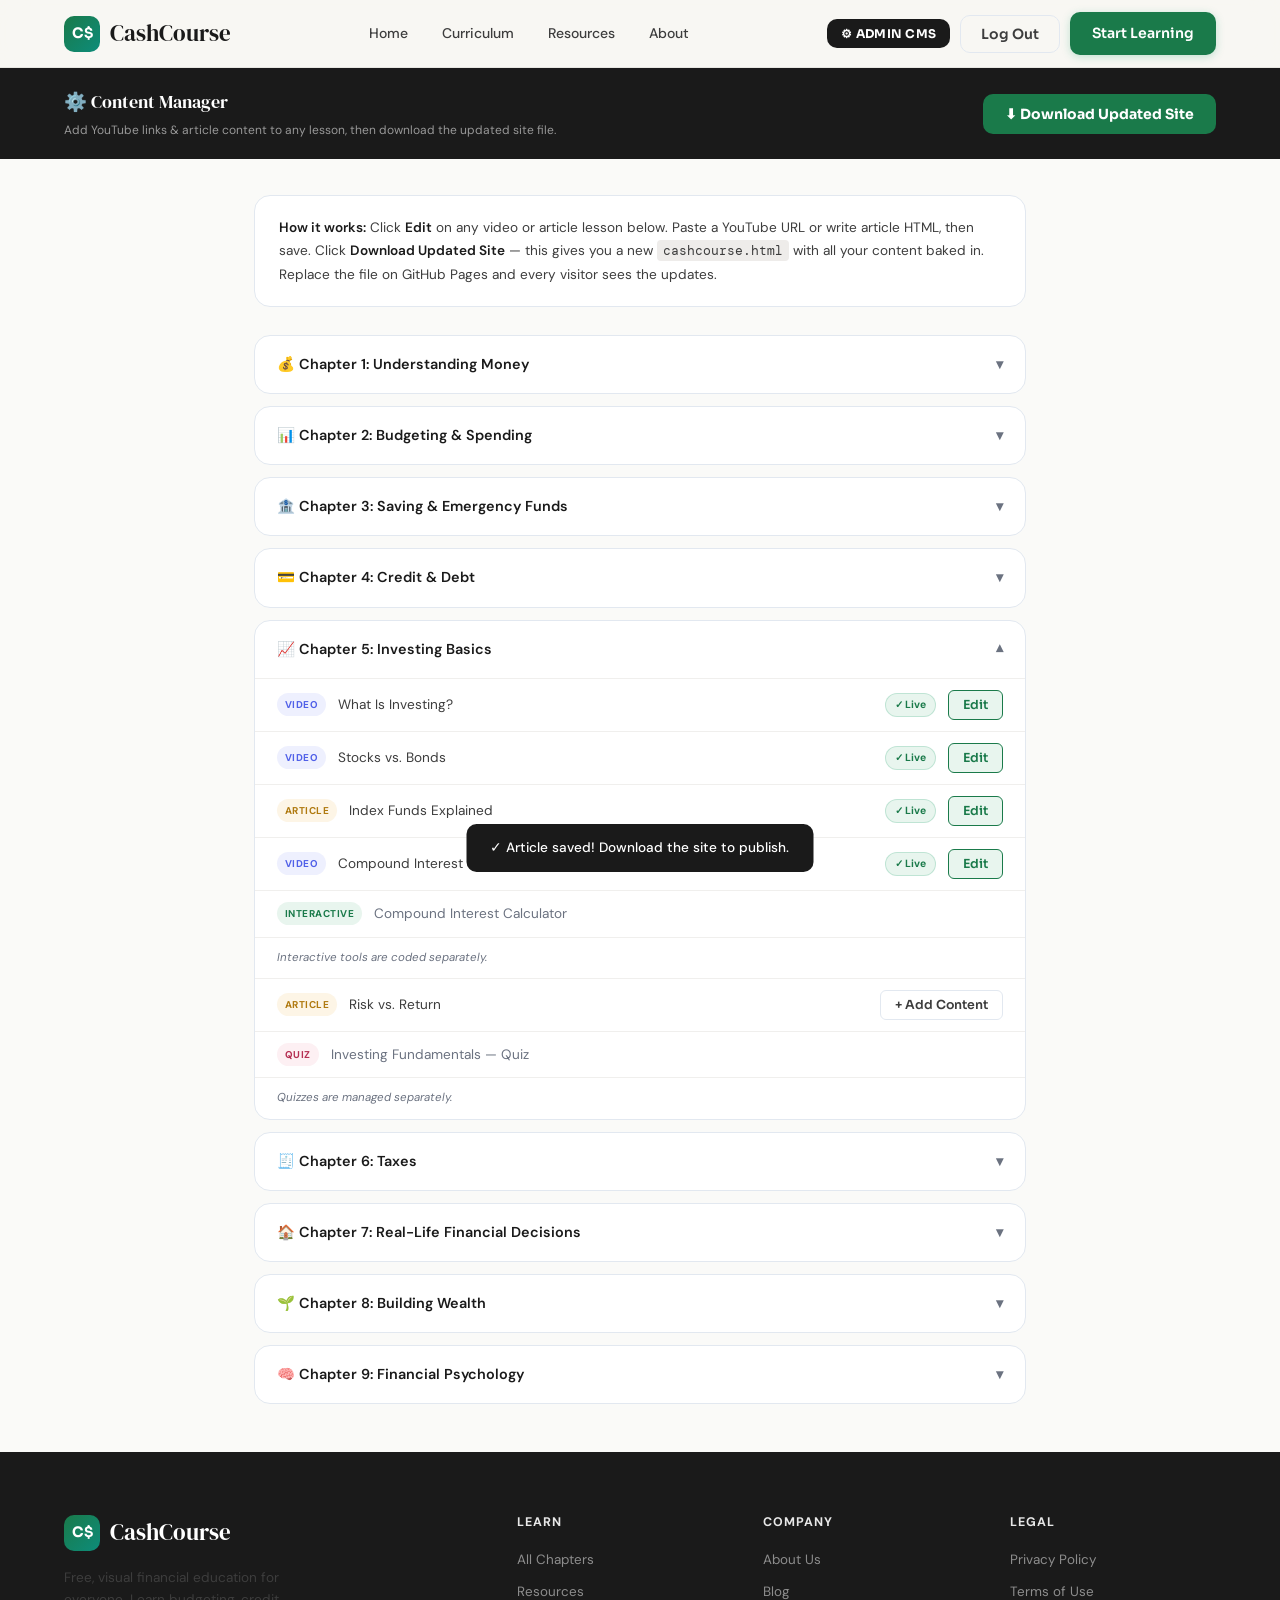
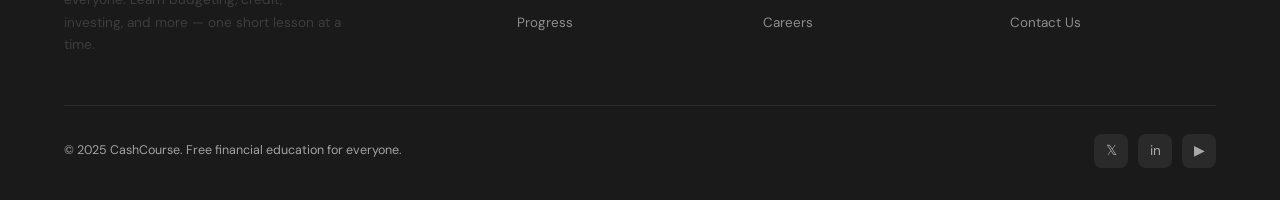
<file: cashcourse (4).html>
<html lang="en"><head>
<meta charset="UTF-8">
<meta name="viewport" content="width=device-width, initial-scale=1.0">
<title>CashCourse — Learn Money. Build Your Future.</title>
<link rel="preconnect" href="https://fonts.googleapis.com">
<link href="https://fonts.googleapis.com/css2?family=Sora:wght@300;400;500;600;700;800&amp;family=DM+Serif+Display:ital@0;1&amp;family=DM+Mono:wght@400;500&amp;display=swap" rel="stylesheet">
<style>
/* Admin: admin@cashcourse.com / cashcourse2025 */
:root{--bg:#f7f6f2;--bg2:#eeecea;--surface:#fff;--green:#1a9e6b;--green-light:#e6f7f1;--green-mid:#2ec98a;--teal:#0d8c7a;--teal-dark:#0a6b5e;--ink:#1a1a1a;--ink2:#3d3d3d;--muted:#7a7a7a;--border:#e2e0db;--accent-gold:#e8a634;--accent-rose:#e05c7a;--shadow-sm:0 1px 3px rgba(0,0,0,.06),0 1px 2px rgba(0,0,0,.04);--shadow-md:0 4px 16px rgba(0,0,0,.08),0 2px 6px rgba(0,0,0,.04);--shadow-lg:0 12px 40px rgba(0,0,0,.10),0 4px 12px rgba(0,0,0,.05);--radius:16px;--radius-sm:10px}
*,*::before,*::after{box-sizing:border-box;margin:0;padding:0}
html{scroll-behavior:smooth;font-size:16px}
body{font-family:'Sora',sans-serif;background:var(--bg);color:var(--ink);overflow-x:hidden;-webkit-font-smoothing:antialiased}
/* LOGIN */
#loginOverlay{position:fixed;inset:0;z-index:9999;background:var(--bg);display:flex;align-items:center;justify-content:center;padding:20px}
#loginOverlay.hidden{display:none}
.login-wrap{width:100%;max-width:440px}
.login-logo{display:flex;align-items:center;gap:10px;justify-content:center;font-family:'DM Serif Display',serif;font-size:1.6rem;color:var(--ink);margin-bottom:36px}
.login-logo-icon{width:42px;height:42px;background:linear-gradient(135deg,var(--green),var(--teal));border-radius:12px;display:flex;align-items:center;justify-content:center;color:white;font-size:1rem;font-weight:700;font-family:'Sora',sans-serif}
.login-card{background:white;border-radius:24px;padding:44px 40px;border:1px solid var(--border);box-shadow:var(--shadow-lg)}
.login-title{font-family:'DM Serif Display',serif;font-size:1.75rem;color:var(--ink);margin-bottom:6px}
.login-sub{font-size:.875rem;color:var(--muted);margin-bottom:32px;line-height:1.5}
.login-field{margin-bottom:18px}
.login-field label{display:block;font-size:.72rem;font-weight:700;color:var(--ink2);margin-bottom:8px;text-transform:uppercase;letter-spacing:.05em}
.login-field input{width:100%;padding:12px 16px;border:1.5px solid var(--border);border-radius:var(--radius-sm);font-family:'Sora',sans-serif;font-size:.9rem;color:var(--ink);background:var(--bg);outline:none;transition:border-color .2s,background .2s}
.login-field input:focus{border-color:var(--green);background:white}
.login-field input.error{border-color:var(--accent-rose)}
.login-error{background:#fdf0f3;border:1px solid rgba(224,92,122,.25);border-radius:var(--radius-sm);padding:12px 16px;font-size:.82rem;color:#b53053;margin-bottom:18px;display:none}
.login-error.show{display:block}
.btn-login{width:100%;padding:13px;border-radius:var(--radius-sm);font-family:'Sora',sans-serif;font-size:.95rem;font-weight:700;color:white;background:var(--green);border:none;cursor:pointer;box-shadow:0 4px 14px rgba(26,158,107,.3);transition:background .2s,transform .15s}
.btn-login:hover{background:var(--teal);transform:translateY(-1px)}
.login-hint{margin-top:20px;padding:14px 16px;background:var(--green-light);border-radius:var(--radius-sm);border:1px solid rgba(26,158,107,.15);font-size:.78rem;color:var(--teal-dark);line-height:1.6}
.login-hint strong{color:var(--green)}
/* NAV */
nav{position:fixed;top:0;left:0;right:0;z-index:100;display:flex;align-items:center;justify-content:space-between;padding:0 5%;height:68px;background:rgba(247,246,242,.88);backdrop-filter:blur(16px);border-bottom:1px solid rgba(226,224,219,.7);transition:box-shadow .3s}
nav.scrolled{box-shadow:var(--shadow-md)}
.nav-logo{display:flex;align-items:center;gap:10px;font-family:'DM Serif Display',serif;font-size:1.45rem;color:var(--ink);text-decoration:none;cursor:pointer}
.nav-logo-icon{width:36px;height:36px;background:linear-gradient(135deg,var(--green),var(--teal));border-radius:10px;display:flex;align-items:center;justify-content:center;color:white;font-size:.9rem;font-weight:700;font-family:'Sora',sans-serif}
.nav-links{display:flex;align-items:center;gap:2px;list-style:none}
.nav-links a{display:block;padding:8px 16px;color:var(--ink2);text-decoration:none;font-size:.875rem;font-weight:500;border-radius:var(--radius-sm);transition:background .2s,color .2s}
.nav-links a:hover{background:var(--bg2);color:var(--green)}
.nav-links a.active{color:var(--green);background:var(--green-light)}
.nav-cta{display:flex;align-items:center;gap:10px}
.btn-ghost{padding:9px 20px;border-radius:var(--radius-sm);font-size:.875rem;font-weight:600;color:var(--ink2);background:transparent;border:1.5px solid var(--border);cursor:pointer;text-decoration:none;font-family:'Sora',sans-serif;transition:border-color .2s,color .2s,background .2s}
.btn-ghost:hover{border-color:var(--green);color:var(--green);background:var(--green-light)}
.btn-primary{padding:9px 22px;border-radius:var(--radius-sm);font-size:.875rem;font-weight:600;color:white;background:var(--green);border:none;cursor:pointer;text-decoration:none;font-family:'Sora',sans-serif;box-shadow:0 2px 8px rgba(26,158,107,.25);transition:background .2s,transform .15s}
.btn-primary:hover{background:var(--teal);transform:translateY(-1px)}
.nav-admin-btn{padding:7px 14px;border-radius:var(--radius-sm);font-size:.75rem;font-weight:700;color:white;background:var(--ink);border:none;cursor:pointer;font-family:'Sora',sans-serif;letter-spacing:.02em;text-transform:uppercase;transition:background .2s;display:none}
.nav-admin-btn:hover{background:#333}
.hamburger{display:none;flex-direction:column;gap:5px;cursor:pointer;padding:4px;background:none;border:none}
.hamburger span{display:block;width:22px;height:2px;background:var(--ink);border-radius:2px}
/* PAGES */
.page{display:none}
.page.active{display:block}
/* HERO */
.hero{min-height:100vh;padding:120px 5% 80px;display:grid;grid-template-columns:1fr 1fr;gap:60px;align-items:center;position:relative;overflow:hidden}
.hero::before{content:'';position:absolute;top:0;right:0;width:55%;height:100%;background:radial-gradient(ellipse at 80% 50%,rgba(46,201,138,.08) 0%,transparent 70%);pointer-events:none}
.hero-eyebrow{display:inline-flex;align-items:center;gap:8px;background:var(--green-light);color:var(--green);padding:6px 14px;border-radius:100px;font-size:.78rem;font-weight:600;letter-spacing:.04em;text-transform:uppercase;margin-bottom:28px;border:1px solid rgba(26,158,107,.15);animation:fadeUp .6s ease both}
.hero-eyebrow-dot{width:6px;height:6px;background:var(--green-mid);border-radius:50%;animation:pulse 2s ease infinite}
@keyframes pulse{0%,100%{opacity:1;transform:scale(1)}50%{opacity:.5;transform:scale(.8)}}
.hero-title{font-family:'DM Serif Display',serif;font-size:clamp(2.6rem,5vw,4rem);line-height:1.12;color:var(--ink);margin-bottom:24px;animation:fadeUp .6s .1s ease both}
.hero-title em{font-style:italic;color:var(--green)}
.hero-desc{font-size:1.05rem;line-height:1.7;color:var(--muted);max-width:480px;margin-bottom:40px;animation:fadeUp .6s .2s ease both}
.hero-actions{display:flex;align-items:center;gap:14px;flex-wrap:wrap;animation:fadeUp .6s .3s ease both}
.btn-hero-primary{padding:14px 28px;border-radius:12px;font-size:.95rem;font-weight:600;color:white;background:var(--green);border:none;cursor:pointer;box-shadow:0 4px 16px rgba(26,158,107,.3);display:flex;align-items:center;gap:8px;text-decoration:none;font-family:'Sora',sans-serif;transition:background .2s,transform .15s}
.btn-hero-primary:hover{background:var(--teal);transform:translateY(-2px)}
.btn-hero-outline{padding:14px 28px;border-radius:12px;font-size:.95rem;font-weight:600;color:var(--ink2);background:white;border:1.5px solid var(--border);cursor:pointer;text-decoration:none;display:flex;align-items:center;gap:8px;font-family:'Sora',sans-serif;transition:border-color .2s,color .2s}
.btn-hero-outline:hover{border-color:var(--green);color:var(--green)}
.hero-stats{display:flex;gap:36px;margin-top:52px;animation:fadeUp .6s .4s ease both}
.stat-num{font-family:'DM Serif Display',serif;font-size:1.8rem;color:var(--ink)}
.stat-label{font-size:.78rem;color:var(--muted);font-weight:500;margin-top:2px}
.hero-visual{display:flex;justify-content:center;align-items:center;animation:fadeLeft .7s .2s ease both;position:relative}
.hero-card-stack{position:relative;width:420px;height:440px}
.hcard{position:absolute;border-radius:var(--radius);background:white;box-shadow:var(--shadow-lg);padding:24px;transition:transform .4s ease}
.hcard:hover{transform:translateY(-6px)!important}
.hcard-main{width:320px;left:50px;top:60px;z-index:3;background:linear-gradient(145deg,#fff,#f9fdf9)}
.hcard-back1{width:290px;left:30px;top:20px;z-index:1;background:linear-gradient(135deg,var(--green),var(--teal));transform:rotate(-4deg)}
.hcard-back2{width:290px;left:100px;top:30px;z-index:2;background:white;transform:rotate(3deg);opacity:.9}
.hcard-label{font-size:.7rem;font-weight:600;color:var(--muted);text-transform:uppercase;letter-spacing:.06em;margin-bottom:12px}
.hcard-title{font-size:1.05rem;font-weight:700;color:var(--ink);margin-bottom:16px}
.progress-wrap{margin-bottom:10px}
.progress-label{display:flex;justify-content:space-between;font-size:.75rem;color:var(--muted);margin-bottom:5px}
.progress-bar{height:6px;background:var(--bg2);border-radius:100px;overflow:hidden}
.progress-fill{height:100%;border-radius:100px;background:linear-gradient(90deg,var(--green),var(--green-mid));transition:width 1.2s ease}
.hcard-chips{display:flex;gap:6px;flex-wrap:wrap;margin-top:16px}
.chip{padding:4px 10px;border-radius:100px;font-size:.7rem;font-weight:600;background:var(--green-light);color:var(--green);border:1px solid rgba(26,158,107,.15)}
.chip.gold{background:#fdf5e6;color:#b07a10;border-color:#f0d090}
.chip.rose{background:#fdf0f3;color:#b53053;border-color:#f0b0be}
.floating-badge{position:absolute;background:white;border-radius:var(--radius-sm);box-shadow:var(--shadow-md);padding:12px 16px;display:flex;align-items:center;gap:10px;animation:float 4s ease infinite;z-index:10}
.floating-badge.a{bottom:60px;right:0}
.floating-badge.b{top:30px;right:-10px;animation-delay:2s}
.badge-icon{font-size:1.2rem}
.badge-text{font-size:.72rem;font-weight:600;color:var(--ink2);line-height:1.3}
.badge-sub{font-size:.65rem;color:var(--muted)}
@keyframes float{0%,100%{transform:translateY(0)}50%{transform:translateY(-8px)}}
@keyframes fadeUp{from{opacity:0;transform:translateY(24px)}to{opacity:1;transform:translateY(0)}}
@keyframes fadeLeft{from{opacity:0;transform:translateX(24px)}to{opacity:1;transform:translateX(0)}}
/* TRUST BAR */
.trust-bar{padding:40px 5%;border-top:1px solid var(--border);border-bottom:1px solid var(--border);background:white;display:flex;align-items:center;justify-content:center;gap:60px;flex-wrap:wrap}
.trust-item{display:flex;align-items:center;gap:10px;opacity:.55;transition:opacity .2s}
.trust-item:hover{opacity:.85}
.trust-icon{font-size:1.4rem}
.trust-name{font-size:.85rem;font-weight:700;letter-spacing:.04em;color:var(--ink)}
/* SECTIONS */
section{padding:100px 5%}
.section-eyebrow{display:inline-flex;align-items:center;gap:8px;background:var(--green-light);color:var(--green);padding:5px 12px;border-radius:100px;font-size:.73rem;font-weight:600;letter-spacing:.06em;text-transform:uppercase;margin-bottom:20px;border:1px solid rgba(26,158,107,.15)}
.section-title{font-family:'DM Serif Display',serif;font-size:clamp(1.8rem,3.5vw,2.8rem);line-height:1.2;color:var(--ink);max-width:560px;margin-bottom:16px}
.section-desc{font-size:1rem;color:var(--muted);line-height:1.7;max-width:500px;margin-bottom:52px}
.mission-grid{display:grid;grid-template-columns:1fr 1fr;gap:80px;align-items:center}
.mission-big-card{background:linear-gradient(145deg,var(--green),var(--teal-dark));border-radius:24px;padding:40px;color:white;position:relative;overflow:hidden}
.mission-big-card::before{content:'';position:absolute;top:-40px;right:-40px;width:180px;height:180px;background:rgba(255,255,255,.06);border-radius:50%}
.mbcard-label{font-size:.72rem;font-weight:600;letter-spacing:.08em;text-transform:uppercase;opacity:.7;margin-bottom:8px}
.mbcard-num{font-family:'DM Serif Display',serif;font-size:3.5rem;line-height:1;margin-bottom:8px}
.mbcard-desc{font-size:.9rem;opacity:.85;line-height:1.5}
.mission-small-cards{display:grid;grid-template-columns:1fr 1fr;gap:14px;margin-top:14px}
.ms-card{background:white;border-radius:var(--radius-sm);padding:20px;box-shadow:var(--shadow-sm);border:1px solid var(--border);transition:box-shadow .2s,transform .2s}
.ms-card:hover{box-shadow:var(--shadow-md);transform:translateY(-2px)}
.ms-icon{font-size:1.4rem;margin-bottom:8px}
.ms-label{font-size:.8rem;font-weight:700;color:var(--ink2)}
.ms-val{font-family:'DM Mono',monospace;font-size:.85rem;color:var(--green);font-weight:500;margin-top:3px}
.mission-points{list-style:none;margin-top:10px}
.mission-points li{display:flex;align-items:flex-start;gap:12px;padding:16px 0;border-bottom:1px solid var(--border);font-size:.95rem;color:var(--ink2);line-height:1.5}
.mission-points li:last-child{border-bottom:none}
.mp-dot{width:22px;height:22px;flex-shrink:0;background:var(--green-light);border-radius:50%;display:flex;align-items:center;justify-content:center;margin-top:1px}
.mp-dot svg{width:11px;height:11px;fill:none;stroke:var(--green);stroke-width:2.5;stroke-linecap:round}
.topics-grid{display:grid;grid-template-columns:repeat(4,1fr);gap:20px}
.topic-card{background:white;border-radius:var(--radius);padding:28px 24px;border:1px solid var(--border);box-shadow:var(--shadow-sm);cursor:pointer;transition:box-shadow .25s,transform .25s,border-color .25s;position:relative;overflow:hidden}
.topic-card::before{content:'';position:absolute;bottom:0;left:0;right:0;height:3px;background:linear-gradient(90deg,var(--green),var(--green-mid));transform:scaleX(0);transform-origin:left;transition:transform .3s ease}
.topic-card:hover{box-shadow:var(--shadow-md);transform:translateY(-4px);border-color:rgba(26,158,107,.2)}
.topic-card:hover::before{transform:scaleX(1)}
.topic-icon-wrap{width:48px;height:48px;border-radius:12px;display:flex;align-items:center;justify-content:center;font-size:1.4rem;margin-bottom:18px}
.topic-title{font-size:.95rem;font-weight:700;color:var(--ink);margin-bottom:8px}
.topic-desc{font-size:.82rem;color:var(--muted);line-height:1.55}
.topic-lessons{font-size:.72rem;font-weight:600;color:var(--green);margin-top:14px;text-transform:uppercase;letter-spacing:.04em}
/* CURRICULUM */
.curriculum-hero{padding:120px 5% 60px;text-align:center}
.curriculum-hero .section-title{max-width:640px;margin:0 auto 16px}
.curriculum-hero .section-desc{max-width:540px;margin:0 auto}
.modules-list{padding:0 5% 100px;max-width:860px;margin:0 auto}
.module-card{background:white;border-radius:var(--radius);border:1px solid var(--border);margin-bottom:16px;overflow:hidden;box-shadow:var(--shadow-sm);transition:box-shadow .2s}
.module-card:hover{box-shadow:var(--shadow-md)}
.module-header{display:flex;align-items:center;gap:18px;padding:24px 28px;cursor:pointer;user-select:none}
.module-num{width:42px;height:42px;flex-shrink:0;border-radius:12px;background:var(--green);display:flex;align-items:center;justify-content:center;font-family:'DM Mono',monospace;font-size:.85rem;font-weight:500;color:white}
.module-info{flex:1}
.module-title{font-size:1rem;font-weight:700;color:var(--ink);margin-bottom:3px}
.module-meta{font-size:.78rem;color:var(--muted)}
.module-chevron{color:var(--muted);transition:transform .3s;font-size:.9rem}
.module-card.open .module-chevron{transform:rotate(180deg);color:var(--green)}
.module-card.open .module-num{background:var(--teal)}
.module-lessons{display:none;border-top:1px solid var(--border)}
.module-card.open .module-lessons{display:block}
.lesson-row{display:flex;align-items:center;gap:14px;padding:14px 28px;cursor:pointer;transition:background .15s;border-bottom:1px solid rgba(226,224,219,.5)}
.lesson-row:last-child{border-bottom:none}
.lesson-row:hover{background:var(--bg)}
.lesson-type-icon{width:32px;height:32px;flex-shrink:0;border-radius:8px;background:var(--green-light);display:flex;align-items:center;justify-content:center;font-size:.85rem}
.lesson-name{flex:1;font-size:.875rem;font-weight:500;color:var(--ink2)}
.lesson-type-tag{font-size:.65rem;font-weight:700;text-transform:uppercase;letter-spacing:.05em;padding:3px 8px;border-radius:100px;background:var(--bg2);color:var(--muted)}
.lesson-type-tag.video{background:#eef0fe;color:#5060e8}
.lesson-type-tag.article{background:#fdf5e6;color:#b07a10}
.lesson-type-tag.interactive{background:var(--green-light);color:var(--green)}
.lesson-type-tag.quiz{background:#fdf0f3;color:#b53053}
.progress-module{padding:18px 28px;background:var(--bg);border-top:1px solid var(--border)}
.pm-label{font-size:.75rem;font-weight:600;color:var(--muted);margin-bottom:8px;display:flex;justify-content:space-between}
.pm-bar{height:5px;background:var(--border);border-radius:100px;overflow:hidden}
.pm-fill{height:100%;background:linear-gradient(90deg,var(--green),var(--green-mid));border-radius:100px;transition:width 1s ease}
/* LESSON */
.lesson-page{padding:100px 5% 80px;max-width:900px;margin:0 auto}
.lesson-breadcrumb{font-size:.78rem;color:var(--muted);margin-bottom:24px;display:flex;align-items:center;gap:6px}
.lesson-breadcrumb a{color:var(--green);text-decoration:none;font-weight:500;cursor:pointer}
.lesson-breadcrumb a:hover{text-decoration:underline}
.lesson-h1{font-family:'DM Serif Display',serif;font-size:1.9rem;color:var(--ink);margin-bottom:10px}
.lesson-meta-row{display:flex;align-items:center;gap:16px;margin-bottom:32px;flex-wrap:wrap}
.lm-item{display:flex;align-items:center;gap:5px;font-size:.78rem;color:var(--muted)}
.lm-tag{display:inline-flex;align-items:center;gap:5px;padding:4px 12px;border-radius:100px;font-size:.75rem;font-weight:700;text-transform:uppercase;letter-spacing:.04em}
.lm-tag.video{background:#eef0fe;color:#5060e8}
.lm-tag.article{background:#fdf5e6;color:#b07a10}
.lm-tag.interactive{background:var(--green-light);color:var(--green)}
.lm-tag.quiz{background:#fdf0f3;color:#b53053}
.placeholder-video{width:100%;aspect-ratio:16/9;background:linear-gradient(145deg,#0d1a14,#1a2e22);border-radius:var(--radius);overflow:hidden;position:relative;margin-bottom:32px;box-shadow:var(--shadow-lg);display:flex;align-items:center;justify-content:center;cursor:pointer}
.placeholder-video .vnoise{position:absolute;inset:0;background:radial-gradient(ellipse at 30% 50%,rgba(26,158,107,.12) 0%,transparent 60%)}
.placeholder-video .play-btn{width:72px;height:72px;border-radius:50%;background:rgba(255,255,255,.92);display:flex;align-items:center;justify-content:center;box-shadow:0 8px 30px rgba(0,0,0,.3);position:relative;z-index:2;transition:transform .2s}
.placeholder-video:hover .play-btn{transform:scale(1.08)}
.placeholder-video .play-btn svg{fill:var(--green);width:26px;height:26px;margin-left:3px}
.placeholder-video .vlabel{position:absolute;bottom:20px;right:20px;background:rgba(255,255,255,.12);backdrop-filter:blur(8px);border:1px solid rgba(255,255,255,.15);border-radius:6px;padding:6px 10px;font-size:.72rem;font-weight:600;color:rgba(255,255,255,.85);font-family:'DM Mono',monospace;z-index:2}
.placeholder-video .vcoming{position:absolute;z-index:3;text-align:center}
.placeholder-video .vcoming p{color:rgba(255,255,255,.5);font-size:.8rem;margin-top:12px}
.lesson-video-embed{width:100%;aspect-ratio:16/9;border-radius:var(--radius);overflow:hidden;margin-bottom:32px;box-shadow:var(--shadow-lg)}
.lesson-video-embed iframe{width:100%;height:100%;border:none}
.placeholder-article{background:white;border-radius:var(--radius);border:1px solid var(--border);padding:40px;margin-bottom:32px;box-shadow:var(--shadow-sm)}
.ph-eyebrow-article{display:inline-flex;align-items:center;gap:6px;background:#fdf5e6;color:#b07a10;padding:4px 12px;border-radius:100px;font-size:.72rem;font-weight:700;text-transform:uppercase;letter-spacing:.05em;margin-bottom:20px;border:1px solid rgba(224,166,52,.2)}
.ph-lines{display:flex;flex-direction:column;gap:10px;margin-top:16px}
.ph-line{height:14px;background:var(--bg2);border-radius:4px;animation:shimmer 2s ease infinite}
@keyframes shimmer{0%,100%{opacity:.6}50%{opacity:1}}
.ph-line.short{width:55%}.ph-line.medium{width:82%}.ph-line.full{width:100%}
.placeholder-interactive{background:white;border-radius:var(--radius);border:1px solid var(--border);padding:40px;margin-bottom:32px;box-shadow:var(--shadow-sm);text-align:center}
.ph-tool-icon{font-size:3rem;margin-bottom:14px}
.ph-tool-title{font-family:'DM Serif Display',serif;font-size:1.3rem;color:var(--ink);margin-bottom:8px}
.ph-tool-desc{font-size:.875rem;color:var(--muted);line-height:1.6;max-width:420px;margin:0 auto 24px}
.ph-input-row{display:grid;grid-template-columns:1fr 1fr;gap:16px;margin-top:24px;text-align:left}
.ph-input-field label{display:block;font-size:.72rem;font-weight:700;color:var(--ink2);margin-bottom:8px;text-transform:uppercase;letter-spacing:.04em}
.ph-input-fake{width:100%;height:42px;background:var(--bg2);border-radius:var(--radius-sm);border:1.5px solid var(--border)}
.ph-result{margin-top:24px;padding:16px;background:var(--green-light);border-radius:var(--radius-sm);border:1px solid rgba(26,158,107,.15)}
.ph-result-label{font-size:.72rem;font-weight:700;color:var(--green);text-transform:uppercase;letter-spacing:.05em;margin-bottom:6px}
.ph-result-bar{height:14px;background:rgba(26,158,107,.15);border-radius:4px;width:60%;animation:shimmer 2s ease infinite}
.placeholder-quiz{background:white;border-radius:var(--radius);border:1px solid var(--border);padding:40px;margin-bottom:32px;box-shadow:var(--shadow-sm)}
.ph-eyebrow-quiz{display:inline-flex;align-items:center;gap:6px;background:#fdf0f3;color:#b53053;padding:4px 12px;border-radius:100px;font-size:.72rem;font-weight:700;text-transform:uppercase;letter-spacing:.05em;margin-bottom:20px;border:1px solid rgba(224,92,122,.2)}
.ph-q-block{margin-bottom:28px}
.ph-q-num{font-size:.72rem;font-weight:700;color:var(--muted);text-transform:uppercase;letter-spacing:.05em;margin-bottom:8px}
.ph-q-text{height:18px;background:var(--bg2);border-radius:4px;width:80%;margin-bottom:14px;animation:shimmer 2s ease infinite}
.ph-options{display:flex;flex-direction:column;gap:8px}
.ph-option{padding:12px 16px;border-radius:var(--radius-sm);border:1.5px solid var(--border);background:var(--bg);font-size:.875rem;color:var(--muted);cursor:not-allowed;display:flex;align-items:center;gap:10px}
.ph-option-dot{width:16px;height:16px;border-radius:50%;border:2px solid var(--border);flex-shrink:0}
.about-desc-card{background:white;border-radius:var(--radius);border:1px solid var(--border);padding:28px;box-shadow:var(--shadow-sm);margin-bottom:32px}
.about-desc-card p{font-size:.95rem;color:var(--ink2);line-height:1.75}
.lesson-nav{display:flex;justify-content:space-between;align-items:center;margin-top:40px;padding-top:28px;border-top:1px solid var(--border);gap:16px}
.ln-btn{display:flex;align-items:center;gap:8px;padding:12px 20px;border-radius:var(--radius-sm);font-size:.875rem;font-weight:600;border:1.5px solid var(--border);background:white;cursor:pointer;text-decoration:none;color:var(--ink2);transition:border-color .2s,color .2s;font-family:'Sora',sans-serif}
.ln-btn:hover{border-color:var(--green);color:var(--green)}
.ln-btn.next{background:var(--green);color:white;border-color:var(--green)}
.ln-btn.next:hover{background:var(--teal);border-color:var(--teal)}
/* ARTICLE CONTENT */
.article-content h2{font-family:'DM Serif Display',serif;font-size:1.45rem;color:var(--ink);margin:0 0 14px;line-height:1.3}
.article-content h3{font-family:'DM Serif Display',serif;font-size:1.15rem;color:var(--ink);margin:28px 0 10px}
.article-content h4{font-size:.95rem;font-weight:700;color:var(--ink);margin:20px 0 8px}
.article-content p{font-size:.95rem;color:var(--ink2);line-height:1.75;margin-bottom:16px}
.article-content ul,.article-content ol{font-size:.9rem;color:var(--ink2);line-height:1.85;margin:8px 0 16px 20px}
.article-content li{margin-bottom:4px}
.article-content strong{color:var(--ink)}
.article-callout{background:var(--green-light);border-left:3px solid var(--green);border-radius:0 var(--radius-sm) var(--radius-sm) 0;padding:14px 18px;margin:16px 0;font-size:.88rem;color:var(--teal-dark);line-height:1.65}
/* ABOUT */
.about-hero{padding:120px 5% 60px;max-width:760px;margin:0 auto;text-align:center}
.about-grid{display:grid;grid-template-columns:1fr 1fr;gap:60px;align-items:center;padding:0 5% 80px}
.about-visual{background:linear-gradient(145deg,var(--green),var(--teal-dark));border-radius:24px;padding:48px 40px;color:white;position:relative;overflow:hidden}
.about-visual::before{content:'💚';position:absolute;top:-30px;right:-20px;font-size:9rem;opacity:.08}
.av-quote{font-family:'DM Serif Display',serif;font-size:1.5rem;font-style:italic;line-height:1.4;margin-bottom:24px}
.av-attr{font-size:.8rem;opacity:.7;font-weight:500}
.about-values{padding:0 5% 100px}
.values-grid{display:grid;grid-template-columns:repeat(3,1fr);gap:24px;margin-top:52px}
.value-card{background:white;border-radius:var(--radius);padding:32px 28px;border:1px solid var(--border);box-shadow:var(--shadow-sm);transition:box-shadow .2s,transform .2s}
.value-card:hover{box-shadow:var(--shadow-md);transform:translateY(-3px)}
.value-icon{font-size:2rem;margin-bottom:16px}
.value-title{font-size:.95rem;font-weight:700;color:var(--ink);margin-bottom:10px}
.value-desc{font-size:.85rem;color:var(--muted);line-height:1.6}
.team-section{padding:0 5% 100px}
.team-grid{display:grid;grid-template-columns:repeat(2,1fr);gap:20px}
.team-card{background:white;border-radius:var(--radius);padding:24px;text-align:center;border:1px solid var(--border);box-shadow:var(--shadow-sm);transition:box-shadow .2s}
.team-card:hover{box-shadow:var(--shadow-md)}
.team-avatar{width:64px;height:64px;border-radius:50%;margin:0 auto 14px;display:flex;align-items:center;justify-content:center;font-size:1.6rem;background:var(--green-light)}
.team-name{font-size:.9rem;font-weight:700;color:var(--ink);margin-bottom:3px}
.team-role{font-size:.75rem;color:var(--muted)}
/* RESOURCES */
.resources-hero{padding:120px 5% 60px;text-align:center}
/* Featured Tools Grid */
.featured-tools-section{padding:0 5% 70px}
.featured-tools-grid{display:grid;grid-template-columns:repeat(3,1fr);gap:24px;margin-top:40px}
.tool-card{background:white;border-radius:var(--radius);border:1px solid var(--border);box-shadow:var(--shadow-sm);overflow:hidden;transition:box-shadow .25s,transform .25s}
.tool-card:hover{box-shadow:var(--shadow-md);transform:translateY(-4px)}
.tool-card-header{height:100px;display:flex;align-items:center;justify-content:center;font-size:2.8rem;position:relative;overflow:hidden}
.tool-card-header::after{content:'';position:absolute;inset:0;background:linear-gradient(180deg,transparent 40%,rgba(255,255,255,.15))}
.tool-card-header.green{background:linear-gradient(135deg,var(--green),var(--teal))}
.tool-card-header.purple{background:linear-gradient(135deg,#6366f1,#764ba2)}
.tool-card-header.amber{background:linear-gradient(135deg,#f59e0b,#d97706)}
.tool-card-body{padding:24px}
.tool-card-title{font-size:1rem;font-weight:700;color:var(--ink);margin-bottom:8px}
.tool-card-desc{font-size:.82rem;color:var(--muted);line-height:1.55;margin-bottom:20px}
.tool-card-meta{display:flex;gap:6px;margin-bottom:16px;flex-wrap:wrap}
.tool-card-badge{font-size:.62rem;font-weight:700;text-transform:uppercase;letter-spacing:.04em;padding:3px 8px;border-radius:100px}
.tool-card-badge.free{background:var(--green-light);color:var(--green);border:1px solid rgba(26,158,107,.2)}
.tool-card-badge.interactive-badge{background:#eef0fe;color:#5060e8;border:1px solid rgba(99,102,241,.2)}
.tool-card-badge.quiz-badge{background:#fdf0f3;color:#b53053;border:1px solid rgba(224,92,122,.2)}
.btn-launch{display:inline-flex;align-items:center;gap:6px;padding:10px 18px;border-radius:8px;font-size:.82rem;font-weight:700;border:none;cursor:pointer;font-family:'Sora',sans-serif;transition:background .2s,transform .15s}
.btn-launch.green{background:var(--green);color:white;box-shadow:0 2px 8px rgba(26,158,107,.25)}
.btn-launch.green:hover{background:var(--teal);transform:translateY(-1px)}
.btn-launch.purple{background:#6366f1;color:white;box-shadow:0 2px 8px rgba(99,102,241,.25)}
.btn-launch.purple:hover{background:#4f46e5;transform:translateY(-1px)}
.btn-launch.amber{background:#f59e0b;color:white;box-shadow:0 2px 8px rgba(245,158,11,.25)}
.btn-launch.amber:hover{background:#d97706;transform:translateY(-1px)}
/* Budget Calculator */
.calc-section{padding:0 5% 80px}
.budget-calculator{background:white;border-radius:var(--radius);border:1px solid var(--border);padding:36px;box-shadow:var(--shadow-md);max-width:680px;margin:40px auto 0}
.bc-title{font-size:1.1rem;font-weight:700;color:var(--ink);margin-bottom:8px}
.bc-sub{font-size:.85rem;color:var(--muted);margin-bottom:28px}
.bc-row{display:grid;grid-template-columns:1fr 1fr;gap:16px;margin-bottom:16px}
.bc-field label{display:block;font-size:.75rem;font-weight:600;color:var(--ink2);margin-bottom:6px;text-transform:uppercase;letter-spacing:.04em}
.bc-field input{width:100%;padding:10px 14px;border:1.5px solid var(--border);border-radius:var(--radius-sm);font-family:'DM Mono',monospace;font-size:.9rem;color:var(--ink);background:var(--bg);outline:none;transition:border-color .2s}
.bc-field input:focus{border-color:var(--green);background:white}
.bc-result{margin-top:24px;padding:20px;border-radius:var(--radius-sm);background:var(--green-light);border:1px solid rgba(26,158,107,.15);display:flex;gap:24px;flex-wrap:wrap}
.bcr-label{font-size:.72rem;font-weight:600;color:var(--muted);text-transform:uppercase;letter-spacing:.04em;margin-bottom:3px}
.bcr-val{font-family:'DM Mono',monospace;font-size:1.2rem;font-weight:500;color:var(--green)}
.bcr-val.warn{color:var(--accent-rose)}
/* Templates */
.templates-section{padding:0 5% 100px}
.templates-grid{display:grid;grid-template-columns:repeat(4,1fr);gap:20px}
.tmpl-card{background:white;border-radius:var(--radius);padding:24px;border:1px solid var(--border);box-shadow:var(--shadow-sm);transition:box-shadow .2s,transform .2s;cursor:pointer}
.tmpl-card:hover{box-shadow:var(--shadow-md);transform:translateY(-3px)}
.tmpl-preview{width:100%;aspect-ratio:4/3;border-radius:8px;background:var(--bg2);margin-bottom:14px;display:flex;align-items:center;justify-content:center;font-size:2rem;overflow:hidden;position:relative}
.tmpl-preview::after{content:'';position:absolute;inset:0;background:linear-gradient(135deg,var(--green-light),transparent);opacity:.5}
.tmpl-name{font-size:.875rem;font-weight:700;color:var(--ink);margin-bottom:4px}
.tmpl-type{font-size:.72rem;color:var(--muted);text-transform:uppercase;letter-spacing:.05em}
/* TOOL MODAL */
.tool-modal{display:none;position:fixed;inset:0;z-index:500;background:rgba(0,0,0,.55);backdrop-filter:blur(4px);align-items:center;justify-content:center;padding:20px}
.tool-modal.open{display:flex}
.tool-modal-inner{width:min(1100px,100%);height:90vh;background:white;border-radius:var(--radius);overflow:hidden;display:flex;flex-direction:column;box-shadow:0 24px 80px rgba(0,0,0,.25)}
.tool-modal-header{display:flex;align-items:center;justify-content:space-between;padding:14px 22px;border-bottom:1px solid var(--border);flex-shrink:0;background:var(--bg)}
.tool-modal-label{display:flex;align-items:center;gap:10px}
.tool-modal-title{font-size:.9rem;font-weight:700;color:var(--ink)}
.tool-modal-sub{font-size:.72rem;color:var(--muted)}
.tool-modal-close{width:32px;height:32px;border-radius:8px;border:1px solid var(--border);background:none;cursor:pointer;font-size:.9rem;display:flex;align-items:center;justify-content:center;transition:background .15s;color:var(--muted)}
.tool-modal-close:hover{background:var(--bg2);color:var(--ink)}
.tool-modal-iframe{flex:1;border:none;width:100%}
/* ADMIN */
#page-admin{min-height:100vh;padding-top:68px;background:var(--bg)}
.admin-topbar{position:sticky;top:68px;z-index:50;background:var(--ink);padding:18px 5%;display:flex;align-items:center;justify-content:space-between;gap:16px;flex-wrap:wrap}
.admin-topbar-left .admin-topbar-title{font-family:'DM Serif Display',serif;font-size:1.15rem;color:white;margin-bottom:2px}
.admin-topbar-left .admin-topbar-sub{font-size:.75rem;color:rgba(255,255,255,.55)}
.btn-export{padding:11px 22px;border-radius:var(--radius-sm);background:var(--green);color:white;border:none;font-family:'Sora',sans-serif;font-size:.875rem;font-weight:700;cursor:pointer;transition:background .2s,transform .15s;white-space:nowrap}
.btn-export:hover{background:var(--teal);transform:translateY(-1px)}
.admin-content{padding:36px 5%;max-width:900px;margin:0 auto}
.admin-intro{background:white;border:1px solid var(--border);border-radius:var(--radius);padding:20px 24px;margin-bottom:28px;font-size:.85rem;color:var(--ink2);line-height:1.7}
.admin-intro code{background:var(--bg2);padding:2px 6px;border-radius:4px;font-family:'DM Mono',monospace;font-size:.82rem}
.admin-chapter{background:white;border:1px solid var(--border);border-radius:var(--radius);margin-bottom:12px;overflow:hidden}
.admin-chapter-header{display:flex;align-items:center;justify-content:space-between;padding:16px 22px;cursor:pointer;font-weight:600;font-size:.9rem;color:var(--ink);user-select:none;transition:background .15s}
.admin-chapter-header:hover{background:var(--bg)}
.admin-chapter-header .chevron{transition:transform .3s;color:var(--muted)}
.admin-chapter-header.open .chevron{transform:rotate(180deg)}
.admin-chapter-lessons{display:none}
.admin-chapter-lessons.open{display:block}
.admin-lesson-row{display:flex;align-items:center;gap:12px;padding:11px 22px;border-top:1px solid rgba(226,224,219,.5);transition:background .15s}
.admin-lesson-row:hover{background:var(--bg)}
.admin-type-badge{font-size:.62rem;font-weight:700;text-transform:uppercase;letter-spacing:.05em;padding:3px 8px;border-radius:100px;flex-shrink:0}
.admin-type-badge.video{background:#eef0fe;color:#5060e8}
.admin-type-badge.article{background:#fdf5e6;color:#b07a10}
.admin-type-badge.interactive{background:var(--green-light);color:var(--green)}
.admin-type-badge.quiz{background:#fdf0f3;color:#b53053}
.admin-lesson-name{flex:1;font-size:.85rem;color:var(--ink2)}
.admin-edited-pill{font-size:.65rem;font-weight:700;color:var(--green);background:var(--green-light);border:1px solid rgba(26,158,107,.2);padding:2px 9px;border-radius:100px;flex-shrink:0}
.admin-edit-btn{padding:6px 14px;border-radius:6px;border:1.5px solid var(--border);background:white;font-family:'Sora',sans-serif;font-size:.78rem;font-weight:600;color:var(--ink2);cursor:pointer;transition:border-color .2s,color .2s;flex-shrink:0}
.admin-edit-btn:hover{border-color:var(--green);color:var(--green)}
.admin-edit-btn.has-content{border-color:var(--green);color:var(--green);background:var(--green-light)}
.admin-note{font-size:.72rem;color:var(--muted);padding:10px 22px;border-top:1px solid rgba(226,224,219,.5);font-style:italic}
/* EDIT DRAWER */
.edit-overlay{display:none;position:fixed;inset:0;background:rgba(0,0,0,.35);z-index:199;backdrop-filter:blur(2px)}
.edit-overlay.show{display:block}
.edit-drawer{position:fixed;top:0;right:-110%;width:min(700px,100%);height:100vh;background:white;box-shadow:-6px 0 50px rgba(0,0,0,.15);z-index:200;display:flex;flex-direction:column;transition:right .35s cubic-bezier(.4,0,.2,1)}
.edit-drawer.open{right:0}
.edit-drawer-header{display:flex;align-items:center;justify-content:space-between;padding:20px 28px;border-bottom:1px solid var(--border);flex-shrink:0}
.edit-drawer-header h3{font-family:'DM Serif Display',serif;font-size:1.1rem;color:var(--ink)}
.edit-drawer-close{width:32px;height:32px;border-radius:8px;border:1px solid var(--border);background:none;cursor:pointer;font-size:.9rem;display:flex;align-items:center;justify-content:center;transition:background .15s;color:var(--muted)}
.edit-drawer-close:hover{background:var(--bg2);color:var(--ink)}
.edit-drawer-body{flex:1;overflow-y:auto;padding:24px 28px}
.edit-drawer-footer{padding:16px 28px;border-top:1px solid var(--border);display:flex;gap:10px;flex-shrink:0}
.btn-save-lesson{flex:1;padding:11px;border-radius:var(--radius-sm);background:var(--green);color:white;border:none;font-family:'Sora',sans-serif;font-size:.875rem;font-weight:700;cursor:pointer;transition:background .2s}
.btn-save-lesson:hover{background:var(--teal)}
.btn-revert-lesson{padding:11px 16px;border-radius:var(--radius-sm);border:1.5px solid var(--border);background:white;font-family:'Sora',sans-serif;font-size:.82rem;font-weight:600;color:var(--muted);cursor:pointer;transition:border-color .2s,color .2s}
.btn-revert-lesson:hover{border-color:var(--accent-rose);color:var(--accent-rose)}
.btn-cancel-lesson{padding:11px 16px;border-radius:var(--radius-sm);border:1.5px solid var(--border);background:white;font-family:'Sora',sans-serif;font-size:.82rem;font-weight:600;color:var(--ink2);cursor:pointer;transition:border-color .2s,color .2s}
.btn-cancel-lesson:hover{border-color:var(--green);color:var(--green)}
.edit-field{margin-bottom:20px}
.edit-field label{display:block;font-size:.72rem;font-weight:700;color:var(--ink2);text-transform:uppercase;letter-spacing:.05em;margin-bottom:8px}
.edit-field input[type=text]{width:100%;padding:11px 14px;border:1.5px solid var(--border);border-radius:var(--radius-sm);font-family:'Sora',sans-serif;font-size:.9rem;color:var(--ink);outline:none;transition:border-color .2s;background:white}
.edit-field input[type=text]:focus{border-color:var(--green)}
.edit-field textarea{width:100%;height:260px;padding:12px 14px;border:1.5px solid var(--border);border-radius:var(--radius-sm);font-family:'DM Mono',monospace;font-size:.78rem;color:var(--ink);outline:none;resize:vertical;line-height:1.6;transition:border-color .2s;background:#fafaf8}
.edit-field textarea:focus{border-color:var(--green);background:white}
.edit-hint{margin-top:8px;font-size:.75rem;color:var(--muted);line-height:1.55;background:var(--bg2);padding:10px 12px;border-radius:8px}
.edit-hint code{background:white;padding:1px 5px;border-radius:4px;font-family:'DM Mono',monospace}
.edit-preview-label{font-size:.72rem;font-weight:700;color:var(--ink2);text-transform:uppercase;letter-spacing:.05em;margin:20px 0 10px;display:flex;align-items:center;gap:8px}
.edit-preview-label::after{content:'';flex:1;height:1px;background:var(--border)}
.edit-preview-box{border:1px solid var(--border);border-radius:var(--radius-sm);padding:20px;max-height:280px;overflow-y:auto;font-size:.88rem;color:var(--ink2);line-height:1.7}
.edit-preview-box h2{font-family:'DM Serif Display',serif;font-size:1.2rem;color:var(--ink);margin-bottom:10px}
.edit-preview-box h3{font-family:'DM Serif Display',serif;font-size:1rem;color:var(--ink);margin:16px 0 8px}
.edit-preview-box p{margin-bottom:10px}
.edit-preview-box ul{margin:6px 0 10px 18px}
.edit-preview-box li{margin-bottom:3px}
.edit-preview-box .article-callout{background:var(--green-light);border-left:3px solid var(--green);border-radius:0 6px 6px 0;padding:10px 14px;margin:12px 0;font-size:.82rem;color:var(--teal-dark)}
.edit-preview-empty{color:var(--muted);font-style:italic;font-size:.85rem;text-align:center;padding:30px 0}
.video-preview-box{aspect-ratio:16/9;border-radius:var(--radius-sm);overflow:hidden;border:1px solid var(--border);background:var(--bg2)}
.video-preview-box iframe{width:100%;height:100%;border:none}
.video-preview-placeholder{width:100%;height:100%;display:flex;align-items:center;justify-content:center;color:var(--muted);font-size:.85rem;flex-direction:column;gap:8px}
/* TOAST */
.admin-toast{position:fixed;bottom:28px;left:50%;transform:translateX(-50%) translateY(20px);background:var(--ink);color:white;padding:12px 24px;border-radius:var(--radius-sm);font-size:.85rem;font-weight:500;z-index:400;opacity:0;transition:opacity .3s,transform .3s;pointer-events:none;white-space:nowrap}
.admin-toast.show{opacity:1;transform:translateX(-50%) translateY(0)}
/* FOOTER */
footer{background:var(--ink);color:rgba(255,255,255,.6);padding:60px 5% 32px}
.footer-grid{display:grid;grid-template-columns:2fr 1fr 1fr 1fr;gap:40px;margin-bottom:48px}
.footer-brand p{font-size:.85rem;line-height:1.65;max-width:280px}
.footer-col h4{font-size:.78rem;font-weight:700;color:rgba(255,255,255,.9);text-transform:uppercase;letter-spacing:.08em;margin-bottom:14px}
.footer-col a{display:block;font-size:.84rem;color:rgba(255,255,255,.5);text-decoration:none;margin-bottom:8px;transition:color .2s;cursor:pointer}
.footer-col a:hover{color:var(--green-mid)}
.footer-bottom{display:flex;justify-content:space-between;align-items:center;padding-top:28px;border-top:1px solid rgba(255,255,255,.08);flex-wrap:wrap;gap:12px}
.footer-bottom span{font-size:.78rem}
.footer-social{display:flex;gap:10px}
.social-btn{width:34px;height:34px;border-radius:8px;background:rgba(255,255,255,.07);display:flex;align-items:center;justify-content:center;font-size:.85rem;cursor:pointer;transition:background .2s;text-decoration:none}
.social-btn:hover{background:rgba(255,255,255,.14)}
/* REVEAL */
.reveal{opacity:0;transform:translateY(20px);transition:opacity .6s ease,transform .6s ease}
.reveal.visible{opacity:1;transform:translateY(0)}
.mobile-menu{display:none;position:fixed;inset:0;z-index:99;background:var(--bg);padding:90px 5% 40px;flex-direction:column;gap:4px}
.mobile-menu.open{display:flex}
.mobile-menu a{font-size:1.1rem;font-weight:600;color:var(--ink);padding:14px 0;border-bottom:1px solid var(--border);text-decoration:none}
.mobile-menu a:hover{color:var(--green)}
/* RESPONSIVE */
@media(max-width:1024px){.topics-grid{grid-template-columns:repeat(2,1fr)}.team-grid{grid-template-columns:repeat(2,1fr)}.footer-grid{grid-template-columns:1fr 1fr}.featured-tools-grid{grid-template-columns:1fr 1fr}}
@media(max-width:768px){.hero{grid-template-columns:1fr;padding-top:100px}.hero-visual{display:none}.mission-grid,.about-grid{grid-template-columns:1fr}.values-grid{grid-template-columns:1fr}.templates-grid{grid-template-columns:repeat(2,1fr)}.nav-links,.nav-cta{display:none}.hamburger{display:flex}.trust-bar{gap:28px}.bc-row{grid-template-columns:1fr}.footer-grid{grid-template-columns:1fr 1fr}.hero-stats{gap:24px}.ph-input-row{grid-template-columns:1fr}.featured-tools-grid{grid-template-columns:1fr}}
@media(max-width:480px){.topics-grid,.templates-grid{grid-template-columns:1fr}.team-grid{grid-template-columns:1fr 1fr}.footer-grid{grid-template-columns:1fr}.login-card{padding:32px 24px}}
</style>
</head>
<body>

<!-- LOGIN -->
<div id="loginOverlay" class="hidden">
  <div class="login-wrap">
    <div class="login-logo"><div class="login-logo-icon">C$</div>CashCourse</div>
    <div class="login-card">
      <h2 class="login-title">Welcome back</h2>
      <p class="login-sub">Sign in to access your courses and track your progress.</p>
      <div class="login-error" id="loginError">Incorrect email or password. Please try again.</div>
      <div class="login-field"><label>Email Address</label><input type="email" id="loginEmail" placeholder="you@example.com" onkeydown="if(event.key==='Enter')doLogin()" class=""></div>
      <div class="login-field"><label>Password</label><input type="password" id="loginPassword" placeholder="Enter your password" onkeydown="if(event.key==='Enter')doLogin()" class=""></div>
      <button class="btn-login" onclick="doLogin()">Sign In →</button>
      <div class="login-hint"><strong>Demo credentials</strong><br>Email: <strong>demo@cashcourse.com</strong> &nbsp;·&nbsp; Password: <strong>cashcourse</strong></div>
    </div>
  </div>
</div>

<!-- NAV -->
<nav id="mainNav" class="scrolled">
  <div class="nav-logo" onclick="showPage('home')"><div class="nav-logo-icon">C$</div>CashCourse</div>
  <ul class="nav-links">
    <li><a href="#" onclick="showPage('home');return false;" id="nav-home" class="">Home</a></li>
    <li><a href="#" onclick="showPage('curriculum');return false;" id="nav-curriculum" class="">Curriculum</a></li>
    <li><a href="#" onclick="showPage('resources');return false;" id="nav-resources">Resources</a></li>
    <li><a href="#" onclick="showPage('about');return false;" id="nav-about">About</a></li>
  </ul>
  <div class="nav-cta">
    <button id="adminNavBtn" class="nav-admin-btn" onclick="showPage('admin')" style="display: flex;">⚙ Admin CMS</button>
    <button class="btn-ghost" onclick="doLogout()">Log Out</button>
    <a href="#" onclick="showPage('curriculum');return false;" class="btn-primary">Start Learning</a>
  </div>
  <button class="hamburger" onclick="toggleMobileMenu()"><span></span><span></span><span></span></button>
</nav>

<!-- MOBILE MENU -->
<div class="mobile-menu" id="mobileMenu">
  <a href="#" onclick="showPage('home');toggleMobileMenu();return false;">Home</a>
  <a href="#" onclick="showPage('curriculum');toggleMobileMenu();return false;">Curriculum</a>
  <a href="#" onclick="showPage('resources');toggleMobileMenu();return false;">Resources</a>
  <a href="#" onclick="showPage('about');toggleMobileMenu();return false;">About</a>
  <a href="#" id="mobileAdminLink" onclick="showPage('admin');toggleMobileMenu();return false;" style="display: block; color: var(--green);">⚙ Admin CMS</a>
  <a href="#" onclick="doLogout();return false;" style="color:var(--accent-rose)">Log Out</a>
</div>

<!-- ═══ HOME ═══ -->
<div id="page-home" class="page">
  <section class="hero">
    <div class="hero-content">
      <div class="hero-eyebrow"><span class="hero-eyebrow-dot"></span>Free Financial Education for Everyone</div>
      <h1 class="hero-title">Learn Money.<br>Build Your <em>Future.</em></h1>
      <p class="hero-desc">CashCourse turns complex financial concepts into short, visual lessons anyone can understand — whether you're just starting out or leveling up your financial life.</p>
      <div class="hero-actions">
        <a href="#" onclick="showPage('curriculum');return false;" class="btn-hero-primary"><svg width="16" height="16" viewBox="0 0 24 24" fill="none" stroke="currentColor" stroke-width="2.5" stroke-linecap="round" stroke-linejoin="round"><polygon points="5 3 19 12 5 21 5 3"></polygon></svg>Start Learning</a>
        <a href="#" onclick="showPage('curriculum');return false;" class="btn-hero-outline"><svg width="16" height="16" viewBox="0 0 24 24" fill="none" stroke="currentColor" stroke-width="2" stroke-linecap="round" stroke-linejoin="round"><path d="M4 6h16M4 12h16M4 18h10"></path></svg>Explore Curriculum</a>
      </div>
      <div class="hero-stats">
        <div class="stat"><div class="stat-num">63</div><div class="stat-label">Free Lessons</div></div>
        <div class="stat"><div class="stat-num">9</div><div class="stat-label">Core Chapters</div></div>
        <div class="stat"><div class="stat-num">100%</div><div class="stat-label">Free Forever</div></div>
      </div>
    </div>
    <div class="hero-visual">
      <div class="hero-card-stack">
        <div class="hcard hcard-back1"></div>
        <div class="hcard hcard-back2"></div>
        <div class="hcard hcard-main">
          <div class="hcard-label">Your Progress</div>
          <div class="hcard-title">Budgeting &amp; Spending</div>
          <div class="progress-wrap"><div class="progress-label"><span>Lesson 3 of 7</span><span>42%</span></div><div class="progress-bar"><div class="progress-fill" style="width: 42%; transition: width 1.4s;"></div></div></div>
          <div class="progress-wrap"><div class="progress-label"><span>Overall Course</span><span>10%</span></div><div class="progress-bar"><div class="progress-fill" style="width: 10%; transition: width 1.4s;"></div></div></div>
          <div class="hcard-chips"><span class="chip">Budgeting</span><span class="chip gold">Saving</span><span class="chip rose">Investing</span></div>
        </div>
        <div class="floating-badge a"><div class="badge-icon">🏆</div><div><div class="badge-text">Achievement Unlocked!</div><div class="badge-sub">Budget Master · Just now</div></div></div>
        <div class="floating-badge b"><div class="badge-icon">🎯</div><div><div class="badge-text">5-Day Streak</div><div class="badge-sub">Keep it going!</div></div></div>
      </div>
    </div>
  </section>
  <div class="trust-bar reveal">
    <div class="trust-item"><span class="trust-icon">🎓</span><span class="trust-name">Khan-Style Learning</span></div>
    <div class="trust-item"><span class="trust-icon">🔓</span><span class="trust-name">Always Free</span></div>
    <div class="trust-item"><span class="trust-icon">📱</span><span class="trust-name">Mobile-First</span></div>
    <div class="trust-item"><span class="trust-icon">🌍</span><span class="trust-name">For Everyone</span></div>
    <div class="trust-item"><span class="trust-icon">⚡</span><span class="trust-name">Bite-Sized Lessons</span></div>
  </div>
  <section>
    <div class="mission-grid">
      <div>
        <div class="section-eyebrow">Our Mission</div>
        <h2 class="section-title">Financial literacy should be a <em style="font-family:'DM Serif Display',serif;font-style:italic">right</em>, not a privilege.</h2>
        <p class="section-desc">Most people were never taught how money actually works. CashCourse changes that with clear, visual, self-paced lessons designed for the real world.</p>
        <ul class="mission-points">
          <li><div class="mp-dot"><svg viewBox="0 0 12 12"><polyline points="2 6 5 9 10 3"></polyline></svg></div>Bite-sized video lessons you can finish in under 10 minutes</li>
          <li><div class="mp-dot"><svg viewBox="0 0 12 12"><polyline points="2 6 5 9 10 3"></polyline></svg></div>Visual diagrams, interactive tools, and real-world examples</li>
          <li><div class="mp-dot"><svg viewBox="0 0 12 12"><polyline points="2 6 5 9 10 3"></polyline></svg></div>No jargon — plain language that actually makes sense</li>
          <li><div class="mp-dot"><svg viewBox="0 0 12 12"><polyline points="2 6 5 9 10 3"></polyline></svg></div>Completely free — no paywalls, ever</li>
        </ul>
      </div>
      <div class="mission-visual reveal">
        <div class="mission-big-card"><div class="mbcard-label">Total free lessons in the curriculum</div><div class="mbcard-num">63</div><div class="mbcard-desc">Nine structured chapters, seven lessons each — videos, articles, tools, and quizzes. All free, forever.</div></div>
        <div class="mission-small-cards">
          <div class="ms-card"><div class="ms-icon">📚</div><div class="ms-label">Core Chapters</div><div class="ms-val">9 total</div></div>
          <div class="ms-card"><div class="ms-icon">🎬</div><div class="ms-label">Content Types</div><div class="ms-val">4 formats</div></div>
          <div class="ms-card"><div class="ms-icon">🔓</div><div class="ms-label">Paywalls</div><div class="ms-val">Zero</div></div>
          <div class="ms-card"><div class="ms-icon">💸</div><div class="ms-label">Cost to Join</div><div class="ms-val">$0</div></div>
        </div>
      </div>
    </div>
  </section>
  <section style="background:white;margin:0 -5%;padding:80px 5%;">
    <div style="text-align:center;margin-bottom:52px">
      <div class="section-eyebrow" style="display:inline-flex">What You'll Learn</div>
      <h2 class="section-title" style="max-width:500px;margin:0 auto 14px">Everything you need to master your money</h2>
      <p style="font-size:.95rem;color:var(--muted);max-width:440px;margin:0 auto;line-height:1.65">Nine core chapters, 63 lessons, real tools and resources.</p>
    </div>
    <div class="topics-grid reveal">
      <div class="topic-card" onclick="showPage('curriculum')"><div class="topic-icon-wrap" style="background:#e6f7f1">💰</div><div class="topic-title">Understanding Money</div><div class="topic-desc">How money works, banks, inflation, and the fundamentals of personal finance.</div><div class="topic-lessons">7 Lessons →</div></div>
      <div class="topic-card" onclick="showPage('curriculum')"><div class="topic-icon-wrap" style="background:#fdf5e6">📊</div><div class="topic-title">Budgeting &amp; Spending</div><div class="topic-desc">Create budgets that work, track expenses, and master the 50/30/20 rule.</div><div class="topic-lessons">7 Lessons →</div></div>
      <div class="topic-card" onclick="showPage('curriculum')"><div class="topic-icon-wrap" style="background:#eef5ff">🏦</div><div class="topic-title">Saving &amp; Emergency Funds</div><div class="topic-desc">Build emergency funds, automate savings, and understand high-yield accounts.</div><div class="topic-lessons">7 Lessons →</div></div>
      <div class="topic-card" onclick="showPage('curriculum')"><div class="topic-icon-wrap" style="background:#fdf0f3">💳</div><div class="topic-title">Credit &amp; Debt</div><div class="topic-desc">Understand credit scores, manage debt smartly, and avoid the traps.</div><div class="topic-lessons">7 Lessons →</div></div>
      <div class="topic-card" onclick="showPage('curriculum')"><div class="topic-icon-wrap" style="background:#eef5ff">📈</div><div class="topic-title">Investing Basics</div><div class="topic-desc">Stocks, bonds, index funds, compound interest — demystified.</div><div class="topic-lessons">7 Lessons →</div></div>
      <div class="topic-card" onclick="showPage('curriculum')"><div class="topic-icon-wrap" style="background:#fdf5e6">🧾</div><div class="topic-title">Taxes</div><div class="topic-desc">Income taxes, tax brackets, withholding, and avoiding common mistakes.</div><div class="topic-lessons">7 Lessons →</div></div>
      <div class="topic-card" onclick="showPage('curriculum')"><div class="topic-icon-wrap" style="background:#e6f7f1">🏠</div><div class="topic-title">Real-Life Decisions</div><div class="topic-desc">Renting vs. buying, car purchases, insurance, and salary negotiation.</div><div class="topic-lessons">7 Lessons →</div></div>
      <div class="topic-card" onclick="showPage('curriculum')"><div class="topic-icon-wrap" style="background:#fdf0f3">🌱</div><div class="topic-title">Building Wealth</div><div class="topic-desc">Net worth, retirement accounts, assets vs liabilities, and financial independence.</div><div class="topic-lessons">7 Lessons →</div></div>
    </div>
  </section>
</div>

<!-- ═══ CURRICULUM ═══ -->
<div id="page-curriculum" class="page">
  <div class="curriculum-hero">
    <div class="section-eyebrow" style="display:inline-flex">Full Curriculum</div>
    <h2 class="section-title">From zero to financially confident</h2>
    <p class="section-desc">Nine structured chapters, each building on the last. Work at your own pace, in any order.</p>
  </div>
  <div class="modules-list" id="modulesList"><div class="module-card open" id="mod1"><div class="module-header" onclick="toggleModule('mod1')"><div class="module-num">01</div><div class="module-info"><div class="module-title">💰 Understanding Money</div><div class="module-meta">7 lessons · ~35 min · Beginner</div></div><div class="module-chevron">▾</div></div><div class="module-lessons" id="ls-0"><div class="lesson-row"><div class="lesson-type-icon">▶</div><div class="lesson-name">What Is Money?</div><span class="lesson-type-tag video">Video</span></div><div class="lesson-row"><div class="lesson-type-icon">▶</div><div class="lesson-name">How Banks Work</div><span class="lesson-type-tag video">Video</span></div><div class="lesson-row"><div class="lesson-type-icon">📖</div><div class="lesson-name">The History of Money</div><span class="lesson-type-tag article">Article</span></div><div class="lesson-row"><div class="lesson-type-icon">▶</div><div class="lesson-name">Inflation Explained</div><span class="lesson-type-tag video">Video</span></div><div class="lesson-row"><div class="lesson-type-icon">🛠️</div><div class="lesson-name">Needs vs. Wants Sorting Exercise</div><span class="lesson-type-tag interactive">Interactive</span></div><div class="lesson-row"><div class="lesson-type-icon">📖</div><div class="lesson-name">Income vs. Wealth</div><span class="lesson-type-tag article">Article</span></div><div class="lesson-row"><div class="lesson-type-icon">✏️</div><div class="lesson-name">Understanding Money Basics — Quiz</div><span class="lesson-type-tag quiz">Quiz</span></div><div class="progress-module"><div class="pm-label"><span>Chapter Progress</span><span>0 / 7 complete</span></div><div class="pm-bar"><div class="pm-fill" style="width: 0%;"></div></div></div></div></div><div class="module-card" id="mod2"><div class="module-header" onclick="toggleModule('mod2')"><div class="module-num">02</div><div class="module-info"><div class="module-title">📊 Budgeting &amp; Spending</div><div class="module-meta">7 lessons · ~38 min · Beginner</div></div><div class="module-chevron">▾</div></div><div class="module-lessons" id="ls-1"><div class="lesson-row"><div class="lesson-type-icon">▶</div><div class="lesson-name">Why Budgeting Matters</div><span class="lesson-type-tag video">Video</span></div><div class="lesson-row"><div class="lesson-type-icon">▶</div><div class="lesson-name">How to Create a Simple Budget</div><span class="lesson-type-tag video">Video</span></div><div class="lesson-row"><div class="lesson-type-icon">📖</div><div class="lesson-name">Fixed vs. Variable Expenses</div><span class="lesson-type-tag article">Article</span></div><div class="lesson-row"><div class="lesson-type-icon">▶</div><div class="lesson-name">The 50/30/20 Rule</div><span class="lesson-type-tag video">Video</span></div><div class="lesson-row"><div class="lesson-type-icon">🛠️</div><div class="lesson-name">Create Your First Budget</div><span class="lesson-type-tag interactive">Interactive</span></div><div class="lesson-row"><div class="lesson-type-icon">📖</div><div class="lesson-name">Lifestyle Inflation</div><span class="lesson-type-tag article">Article</span></div><div class="lesson-row"><div class="lesson-type-icon">✏️</div><div class="lesson-name">Budgeting Knowledge Check — Quiz</div><span class="lesson-type-tag quiz">Quiz</span></div><div class="progress-module"><div class="pm-label"><span>Chapter Progress</span><span>0 / 7 complete</span></div><div class="pm-bar"><div class="pm-fill" style="width: 0%;"></div></div></div></div></div><div class="module-card" id="mod3"><div class="module-header" onclick="toggleModule('mod3')"><div class="module-num">03</div><div class="module-info"><div class="module-title">🏦 Saving &amp; Emergency Funds</div><div class="module-meta">7 lessons · ~36 min · Beginner</div></div><div class="module-chevron">▾</div></div><div class="module-lessons" id="ls-2"><div class="lesson-row"><div class="lesson-type-icon">▶</div><div class="lesson-name">Why Saving Matters</div><span class="lesson-type-tag video">Video</span></div><div class="lesson-row"><div class="lesson-type-icon">▶</div><div class="lesson-name">Emergency Funds Explained</div><span class="lesson-type-tag video">Video</span></div><div class="lesson-row"><div class="lesson-type-icon">📖</div><div class="lesson-name">Short vs. Long-Term Savings</div><span class="lesson-type-tag article">Article</span></div><div class="lesson-row"><div class="lesson-type-icon">▶</div><div class="lesson-name">High-Yield Savings Accounts</div><span class="lesson-type-tag video">Video</span></div><div class="lesson-row"><div class="lesson-type-icon">🛠️</div><div class="lesson-name">Emergency Fund Calculator</div><span class="lesson-type-tag interactive">Interactive</span></div><div class="lesson-row"><div class="lesson-type-icon">📖</div><div class="lesson-name">Automating Your Savings</div><span class="lesson-type-tag article">Article</span></div><div class="lesson-row"><div class="lesson-type-icon">✏️</div><div class="lesson-name">Savings Strategy Quiz</div><span class="lesson-type-tag quiz">Quiz</span></div><div class="progress-module"><div class="pm-label"><span>Chapter Progress</span><span>0 / 7 complete</span></div><div class="pm-bar"><div class="pm-fill" style="width: 0%;"></div></div></div></div></div><div class="module-card" id="mod4"><div class="module-header" onclick="toggleModule('mod4')"><div class="module-num">04</div><div class="module-info"><div class="module-title">💳 Credit &amp; Debt</div><div class="module-meta">7 lessons · ~40 min · Intermediate</div></div><div class="module-chevron">▾</div></div><div class="module-lessons" id="ls-3"><div class="lesson-row"><div class="lesson-type-icon">▶</div><div class="lesson-name">What Is Credit?</div><span class="lesson-type-tag video">Video</span></div><div class="lesson-row"><div class="lesson-type-icon">▶</div><div class="lesson-name">How Credit Scores Work</div><span class="lesson-type-tag video">Video</span></div><div class="lesson-row"><div class="lesson-type-icon">📖</div><div class="lesson-name">Credit Cards Explained</div><span class="lesson-type-tag article">Article</span></div><div class="lesson-row"><div class="lesson-type-icon">▶</div><div class="lesson-name">Interest and APR</div><span class="lesson-type-tag video">Video</span></div><div class="lesson-row"><div class="lesson-type-icon">🛠️</div><div class="lesson-name">Debt Interest Simulator</div><span class="lesson-type-tag interactive">Interactive</span></div><div class="lesson-row"><div class="lesson-type-icon">📖</div><div class="lesson-name">Good Debt vs. Bad Debt</div><span class="lesson-type-tag article">Article</span></div><div class="lesson-row"><div class="lesson-type-icon">✏️</div><div class="lesson-name">Credit and Debt Concepts — Quiz</div><span class="lesson-type-tag quiz">Quiz</span></div><div class="progress-module"><div class="pm-label"><span>Chapter Progress</span><span>0 / 7 complete</span></div><div class="pm-bar"><div class="pm-fill" style="width: 0%;"></div></div></div></div></div><div class="module-card" id="mod5"><div class="module-header" onclick="toggleModule('mod5')"><div class="module-num">05</div><div class="module-info"><div class="module-title">📈 Investing Basics</div><div class="module-meta">7 lessons · ~42 min · Intermediate</div></div><div class="module-chevron">▾</div></div><div class="module-lessons" id="ls-4"><div class="lesson-row"><div class="lesson-type-icon">▶</div><div class="lesson-name">What Is Investing?</div><span class="lesson-type-tag video">Video</span></div><div class="lesson-row"><div class="lesson-type-icon">▶</div><div class="lesson-name">Stocks vs. Bonds</div><span class="lesson-type-tag video">Video</span></div><div class="lesson-row"><div class="lesson-type-icon">📖</div><div class="lesson-name">Index Funds Explained</div><span class="lesson-type-tag article">Article</span></div><div class="lesson-row"><div class="lesson-type-icon">▶</div><div class="lesson-name">Compound Interest</div><span class="lesson-type-tag video">Video</span></div><div class="lesson-row"><div class="lesson-type-icon">🛠️</div><div class="lesson-name">Compound Interest Calculator</div><span class="lesson-type-tag interactive">Interactive</span></div><div class="lesson-row"><div class="lesson-type-icon">📖</div><div class="lesson-name">Risk vs. Return</div><span class="lesson-type-tag article">Article</span></div><div class="lesson-row"><div class="lesson-type-icon">✏️</div><div class="lesson-name">Investing Fundamentals — Quiz</div><span class="lesson-type-tag quiz">Quiz</span></div><div class="progress-module"><div class="pm-label"><span>Chapter Progress</span><span>0 / 7 complete</span></div><div class="pm-bar"><div class="pm-fill" style="width: 0%;"></div></div></div></div></div><div class="module-card" id="mod6"><div class="module-header" onclick="toggleModule('mod6')"><div class="module-num">06</div><div class="module-info"><div class="module-title">🧾 Taxes</div><div class="module-meta">7 lessons · ~38 min · Intermediate</div></div><div class="module-chevron">▾</div></div><div class="module-lessons" id="ls-5"><div class="lesson-row"><div class="lesson-type-icon">▶</div><div class="lesson-name">Why Taxes Exist</div><span class="lesson-type-tag video">Video</span></div><div class="lesson-row"><div class="lesson-type-icon">▶</div><div class="lesson-name">How Income Taxes Work</div><span class="lesson-type-tag video">Video</span></div><div class="lesson-row"><div class="lesson-type-icon">📖</div><div class="lesson-name">Tax Brackets Explained</div><span class="lesson-type-tag article">Article</span></div><div class="lesson-row"><div class="lesson-type-icon">▶</div><div class="lesson-name">Paychecks and Withholding</div><span class="lesson-type-tag video">Video</span></div><div class="lesson-row"><div class="lesson-type-icon">🛠️</div><div class="lesson-name">Tax Bracket Visualizer</div><span class="lesson-type-tag interactive">Interactive</span></div><div class="lesson-row"><div class="lesson-type-icon">📖</div><div class="lesson-name">Common Tax Mistakes</div><span class="lesson-type-tag article">Article</span></div><div class="lesson-row"><div class="lesson-type-icon">✏️</div><div class="lesson-name">Tax Basics — Quiz</div><span class="lesson-type-tag quiz">Quiz</span></div><div class="progress-module"><div class="pm-label"><span>Chapter Progress</span><span>0 / 7 complete</span></div><div class="pm-bar"><div class="pm-fill" style="width: 0%;"></div></div></div></div></div><div class="module-card" id="mod7"><div class="module-header" onclick="toggleModule('mod7')"><div class="module-num">07</div><div class="module-info"><div class="module-title">🏠 Real-Life Financial Decisions</div><div class="module-meta">7 lessons · ~45 min · Intermediate</div></div><div class="module-chevron">▾</div></div><div class="module-lessons" id="ls-6"><div class="lesson-row"><div class="lesson-type-icon">▶</div><div class="lesson-name">Major Financial Decisions</div><span class="lesson-type-tag video">Video</span></div><div class="lesson-row"><div class="lesson-type-icon">▶</div><div class="lesson-name">Renting vs. Buying a Home</div><span class="lesson-type-tag video">Video</span></div><div class="lesson-row"><div class="lesson-type-icon">📖</div><div class="lesson-name">Buying a Car</div><span class="lesson-type-tag article">Article</span></div><div class="lesson-row"><div class="lesson-type-icon">▶</div><div class="lesson-name">Insurance Explained</div><span class="lesson-type-tag video">Video</span></div><div class="lesson-row"><div class="lesson-type-icon">🛠️</div><div class="lesson-name">Rent vs. Buy Calculator</div><span class="lesson-type-tag interactive">Interactive</span></div><div class="lesson-row"><div class="lesson-type-icon">📖</div><div class="lesson-name">Salary Negotiation Basics</div><span class="lesson-type-tag article">Article</span></div><div class="lesson-row"><div class="lesson-type-icon">✏️</div><div class="lesson-name">Financial Decision Scenarios — Quiz</div><span class="lesson-type-tag quiz">Quiz</span></div><div class="progress-module"><div class="pm-label"><span>Chapter Progress</span><span>0 / 7 complete</span></div><div class="pm-bar"><div class="pm-fill" style="width: 0%;"></div></div></div></div></div><div class="module-card" id="mod8"><div class="module-header" onclick="toggleModule('mod8')"><div class="module-num">08</div><div class="module-info"><div class="module-title">🌱 Building Wealth</div><div class="module-meta">7 lessons · ~40 min · Advanced</div></div><div class="module-chevron">▾</div></div><div class="module-lessons" id="ls-7"><div class="lesson-row"><div class="lesson-type-icon">▶</div><div class="lesson-name">What Is Net Worth?</div><span class="lesson-type-tag video">Video</span></div><div class="lesson-row"><div class="lesson-type-icon">▶</div><div class="lesson-name">Assets vs. Liabilities</div><span class="lesson-type-tag video">Video</span></div><div class="lesson-row"><div class="lesson-type-icon">📖</div><div class="lesson-name">How Wealth Builds Over Time</div><span class="lesson-type-tag article">Article</span></div><div class="lesson-row"><div class="lesson-type-icon">▶</div><div class="lesson-name">Retirement Accounts</div><span class="lesson-type-tag video">Video</span></div><div class="lesson-row"><div class="lesson-type-icon">🛠️</div><div class="lesson-name">Net Worth Calculator</div><span class="lesson-type-tag interactive">Interactive</span></div><div class="lesson-row"><div class="lesson-type-icon">📖</div><div class="lesson-name">Financial Independence</div><span class="lesson-type-tag article">Article</span></div><div class="lesson-row"><div class="lesson-type-icon">✏️</div><div class="lesson-name">Wealth Building Concepts — Quiz</div><span class="lesson-type-tag quiz">Quiz</span></div><div class="progress-module"><div class="pm-label"><span>Chapter Progress</span><span>0 / 7 complete</span></div><div class="pm-bar"><div class="pm-fill" style="width: 0%;"></div></div></div></div></div><div class="module-card" id="mod9"><div class="module-header" onclick="toggleModule('mod9')"><div class="module-num">09</div><div class="module-info"><div class="module-title">🧠 Financial Psychology</div><div class="module-meta">7 lessons · ~35 min · All Levels</div></div><div class="module-chevron">▾</div></div><div class="module-lessons" id="ls-8"><div class="lesson-row"><div class="lesson-type-icon">▶</div><div class="lesson-name">Why People Overspend</div><span class="lesson-type-tag video">Video</span></div><div class="lesson-row"><div class="lesson-type-icon">▶</div><div class="lesson-name">Consumer Psychology</div><span class="lesson-type-tag video">Video</span></div><div class="lesson-row"><div class="lesson-type-icon">📖</div><div class="lesson-name">Marketing and Spending</div><span class="lesson-type-tag article">Article</span></div><div class="lesson-row"><div class="lesson-type-icon">▶</div><div class="lesson-name">Delayed Gratification</div><span class="lesson-type-tag video">Video</span></div><div class="lesson-row"><div class="lesson-type-icon">🛠️</div><div class="lesson-name">Spending Habit Tracker</div><span class="lesson-type-tag interactive">Interactive</span></div><div class="lesson-row"><div class="lesson-type-icon">📖</div><div class="lesson-name">Building Healthy Money Habits</div><span class="lesson-type-tag article">Article</span></div><div class="lesson-row"><div class="lesson-type-icon">✏️</div><div class="lesson-name">Behavior and Money — Quiz</div><span class="lesson-type-tag quiz">Quiz</span></div><div class="progress-module"><div class="pm-label"><span>Chapter Progress</span><span>0 / 7 complete</span></div><div class="pm-bar"><div class="pm-fill" style="width: 0%;"></div></div></div></div></div></div>
</div>

<!-- ═══ LESSON ═══ -->
<div id="page-lesson" class="page">
  <div class="lesson-page">
    <div class="lesson-breadcrumb"><a onclick="showPage('curriculum')">← Curriculum</a><span>›</span><span id="lessonBreadChapter">Ch.1: Understanding Money</span><span>›</span><span id="lessonBreadTitle">The History of Money</span></div>
    <h1 class="lesson-h1" id="lessonTitle">The History of Money</h1>
    <div class="lesson-meta-row" id="lessonMeta"><span class="lm-tag article">📖 Article</span><span class="lm-item">📚 Chapter 1 · Lesson 3 of 7</span></div>
    <div id="lessonContent"><div class="placeholder-article article-content"><div class="ph-eyebrow-article">📖 Article</div><h2>The History of Money: How Understanding It Can Make You Financially Literate</h2>
<p>Money didn't appear overnight. Humans created it to solve real problems: trading goods efficiently, storing value for the future, and planning ahead. By learning how money evolved, we can understand why it works the way it does today — and how to use it responsibly in our own lives.</p>
<p>Understanding money's history isn't just interesting — it's essential for becoming financially literate. It helps you see why budgeting, saving, and smart spending are so important, and why money is more than just coins and bills.</p>
<h3>How Money Started: Commodity Money</h3>
<p>Before coins or paper, people used <strong>commodity money</strong> — items that had value in themselves and could be traded, like shells, beads, grain, and livestock.</p>
<ul><li><strong>Pros:</strong> Valuable locally, widely accepted in small communities</li><li><strong>Cons:</strong> Perishable, difficult to divide, inconsistent in value</li></ul>
<div class="article-callout">💡 <strong>Financial literacy lesson:</strong> Money needs to be trustworthy, divisible, and durable to work. Understanding this helps you appreciate why modern money functions the way it does — and why saving and managing it carefully is essential.</div>
<h3>Metal Coins: Standardizing Value</h3>
<p>Around 600 BCE, the first metal coins appeared in Lydia (modern-day Turkey). These coins were stamped with official marks, making them durable, portable, and widely trusted. Coins solved many problems of commodity money, allowing people to trade more efficiently and over longer distances.</p>
<div class="article-callout">💡 <strong>Financial literacy lesson:</strong> Standardized money allows for consistent pricing, budgeting, and fair trade — just like today, when knowing the value of a dollar helps you make smarter financial decisions.</div>
<h3>Paper Money: Trust Over Intrinsic Value</h3>
<p>By 700 CE, China introduced paper money — lightweight, easy to carry, and backed by trust in the government rather than intrinsic value. Paper money made it easier to carry large sums and enabled larger, more complex transactions.</p>
<div class="article-callout">💡 <strong>Financial literacy lesson:</strong> Modern money relies on trust and stability. Understanding this principle helps you make smart choices with bank accounts, debit/credit cards, and digital payments.</div>
<h3>Modern Money: Coins, Cash, and Digital Forms</h3>
<p>Today, money exists in many forms: physical banknotes and coins, debit and credit cards, mobile payment apps and digital wallets, and cryptocurrencies. Even though money has changed, its core functions remain the same — it's a medium of exchange, a store of value, and a unit of account.</p>
<div class="article-callout">💡 <strong>Financial literacy lesson:</strong> Knowing how money works and the tools available to you allows you to plan, save, and spend responsibly — whether online or offline.</div>
<h3>Why This History Matters for You</h3>
<ul><li>Shows how money solved the problems of barter</li><li>Explains why trust and consistency are essential in financial systems</li><li>Connects past innovations to modern tools for budgeting and saving</li><li>Reinforces that financial literacy is about using money wisely, planning ahead, and securing your future</li></ul>
<p>By understanding where money came from and why it exists, you can make smarter decisions today — from tracking your spending to building savings for long-term goals. Money isn't just a tool for trade; it's a tool for financial independence.</p></div></div>
    <div class="lesson-nav"><a class="ln-btn" onclick="showPage('curriculum')">← Back to Curriculum</a><a class="ln-btn next" onclick="showPage('curriculum')">Complete &amp; Continue →</a></div>
  </div>
</div>

<!-- ═══ ABOUT ═══ -->
<div id="page-about" class="page">
  <div class="about-hero">
    <div class="section-eyebrow" style="display:inline-flex">Our Story</div>
    <h2 class="section-title">We believe financial education changes lives.</h2>
    <p class="section-desc" style="max-width:480px;margin:0 auto">CashCourse was born from a simple frustration: why is personal finance taught so poorly in schools? We set out to fix that.</p>
  </div>
  <div class="about-grid">
    <div>
      <h3 style="font-family:'DM Serif Display',serif;font-size:1.6rem;color:var(--ink);margin-bottom:16px">Inspired by the best in education</h3>
      <p style="font-size:.95rem;color:var(--ink2);line-height:1.75;margin-bottom:16px">When Khan Academy proved that world-class education could be free for anyone with an internet connection, it changed everything. We asked: why isn't there a Khan Academy for personal finance?</p>
      <p style="font-size:.95rem;color:var(--ink2);line-height:1.75;margin-bottom:16px">CashCourse brings that same philosophy — short, visual, self-paced lessons that meet learners where they are — to the topics that matter most in everyday life.</p>
      <p style="font-size:.95rem;color:var(--ink2);line-height:1.75">No textbook jargon. No paywalls. Just clear, actionable knowledge you can use today.</p>
    </div>
    <div class="about-visual reveal">
      <div class="av-quote">"Financial literacy is not a luxury. It's the foundation of every other life decision."</div>
      <div class="av-attr">— CashCourse founding team</div>
    </div>
  </div>
  <div class="about-values">
    <div style="text-align:center;margin-bottom:52px"><div class="section-eyebrow" style="display:inline-flex">Our Values</div><h2 class="section-title" style="max-width:480px;margin:0 auto">What we stand for</h2></div>
    <div class="values-grid reveal">
      <div class="value-card"><div class="value-icon">🔓</div><div class="value-title">Radical Accessibility</div><div class="value-desc">Free, forever. No premium tiers, no paywalls. If you have an internet connection, you have access to everything.</div></div>
      <div class="value-card"><div class="value-icon">🎯</div><div class="value-title">Clarity Above All</div><div class="value-desc">We strip out jargon and industry speak. Every lesson is written in plain language that anyone can follow.</div></div>
      <div class="value-card"><div class="value-icon">🌱</div><div class="value-title">Real-World Impact</div><div class="value-desc">We measure success in lives changed, not engagement metrics. Our goal is that learners leave with skills they use the very next day.</div></div>
    </div>
  </div>
  <div class="team-section">
    <div style="text-align:center;margin-bottom:52px"><div class="section-eyebrow" style="display:inline-flex">The Team</div><h2 class="section-title" style="max-width:440px;margin:0 auto">Made by two people who wish they were taught this sooner</h2></div>
    <div class="team-grid reveal" style="max-width:480px;margin:0 auto">
      <div class="team-card"><div class="team-avatar">👨‍💼</div><div class="team-name">Param Tyagi</div><div class="team-role">Co-Founder</div></div>
      <div class="team-card"><div class="team-avatar">🧑‍💻</div><div class="team-name">Aditiya Navin</div><div class="team-role">Co-Founder</div></div>
    </div>
  </div>
</div>

<!-- ═══ RESOURCES ═══ -->
<div id="page-resources" class="page">

  <!-- Hero -->
  <div class="resources-hero">
    <div class="section-eyebrow" style="display:inline-flex">Tools &amp; Resources</div>
    <h2 class="section-title" style="max-width:560px;margin:0 auto 16px">Put your knowledge to work</h2>
    <p class="section-desc" style="max-width:500px;margin:0 auto">Three interactive tools, a budget calculator, and free templates — everything you need to take action on what you're learning.</p>
  </div>

  <!-- ── Featured Tools ── -->
  <div class="featured-tools-section reveal">
    <div class="section-eyebrow">Interactive Tools</div>
    <h2 class="section-title">Learn by doing</h2>
    <div class="featured-tools-grid">

      <!-- Budget Planner -->
      <div class="tool-card">
        <div class="tool-card-header green">💰</div>
        <div class="tool-card-body">
          <div class="tool-card-meta">
            <span class="tool-card-badge free">Free</span>
            <span class="tool-card-badge interactive-badge">Calculator</span>
          </div>
          <div class="tool-card-title">Monthly Budget Planner</div>
          <div class="tool-card-desc">Enter your income and expenses to instantly see your 50/30/20 breakdown and leftover cash.</div>
          <button class="btn-launch green" onclick="document.getElementById('budgetCalcAnchor').scrollIntoView({behavior:'smooth'})">Try it below ↓</button>
        </div>
      </div>

      <!-- Financial Age Quiz -->
      <div class="tool-card">
        <div class="tool-card-header purple">🧠</div>
        <div class="tool-card-body">
          <div class="tool-card-meta">
            <span class="tool-card-badge free">Free</span>
            <span class="tool-card-badge quiz-badge">Quiz · 10 sec</span>
          </div>
          <div class="tool-card-title">Financial Age Quiz</div>
          <div class="tool-card-desc">Answer 8 questions about your money habits and discover your true "financial age" — are you ahead or behind?</div>
          <button class="btn-launch purple" onclick="openTool('tool-financial-age','Financial Age Quiz')">Launch Quiz →</button>
        </div>
      </div>

      <!-- Generational Wealth -->
      <div class="tool-card">
        <div class="tool-card-header amber">📊</div>
        <div class="tool-card-body">
          <div class="tool-card-meta">
            <span class="tool-card-badge free">Free</span>
            <span class="tool-card-badge interactive-badge">Interactive</span>
          </div>
          <div class="tool-card-title">Generational Wealth Explorer</div>
          <div class="tool-card-desc">Pick your birth year and see data-driven comparisons of housing, tuition, wages, and investing across generations.</div>
          <button class="btn-launch amber" onclick="openTool('tool-generational-wealth','Generational Wealth Explorer')">Launch Tool →</button>
        </div>
      </div>

    </div>
  </div>

  <!-- ── Budget Calculator (inline) ── -->
  <div class="calc-section" id="budgetCalcAnchor">
    <div class="section-eyebrow">Try It Now</div>
    <h2 class="section-title">Monthly Budget Calculator</h2>
    <p class="section-desc">Based on the 50/30/20 rule — the simplest framework for financial health.</p>
    <div class="budget-calculator reveal">
      <div class="bc-title">Monthly Budget Planner</div>
      <div class="bc-sub">Needs 50% · Wants 30% · Savings 20%</div>
      <div class="bc-row"><div class="bc-field"><label>Monthly Income (After Tax)</label><input type="number" id="income" placeholder="e.g. 4000" oninput="calcBudget()"></div><div class="bc-field"><label>Monthly Fixed Expenses</label><input type="number" id="fixed" placeholder="e.g. 1200" oninput="calcBudget()"></div></div>
      <div class="bc-row"><div class="bc-field"><label>Monthly Variable Spending</label><input type="number" id="variable" placeholder="e.g. 800" oninput="calcBudget()"></div><div class="bc-field"><label>Monthly Debt Payments</label><input type="number" id="debt" placeholder="e.g. 300" oninput="calcBudget()"></div></div>
      <div class="bc-result" id="budgetResult" style="display:none">
        <div class="bcr-item"><div class="bcr-label">Needs (50%)</div><div class="bcr-val" id="resNeeds">—</div></div>
        <div class="bcr-item"><div class="bcr-label">Wants (30%)</div><div class="bcr-val" id="resWants">—</div></div>
        <div class="bcr-item"><div class="bcr-label">Savings (20%)</div><div class="bcr-val" id="resSavings">—</div></div>
        <div class="bcr-item"><div class="bcr-label">Left Over</div><div class="bcr-val" id="resLeft">—</div></div>
      </div>
    </div>
  </div>

  <!-- ── Templates ── -->
  <div class="templates-section">
    <div class="section-eyebrow">Free Templates</div>
    <h2 class="section-title">Ready-to-use financial templates</h2>
    <div class="templates-grid reveal">
      <div class="tmpl-card"><div class="tmpl-preview">📋</div><div class="tmpl-name">Monthly Budget Tracker</div><div class="tmpl-type">Spreadsheet · Excel / Sheets</div></div>
      <div class="tmpl-card"><div class="tmpl-preview">💰</div><div class="tmpl-name">Net Worth Statement</div><div class="tmpl-type">Spreadsheet · Excel / Sheets</div></div>
      <div class="tmpl-card"><div class="tmpl-preview">🎯</div><div class="tmpl-name">Financial Goal Planner</div><div class="tmpl-type">PDF · Printable</div></div>
      <div class="tmpl-card"><div class="tmpl-preview">🗂️</div><div class="tmpl-name">Debt Payoff Tracker</div><div class="tmpl-type">Spreadsheet · Excel / Sheets</div></div>
    </div>
  </div>

</div><!-- /resources -->

<!-- ═══ ADMIN ═══ -->
<div id="page-admin" class="page active">
  <div class="admin-topbar">
    <div class="admin-topbar-left">
      <div class="admin-topbar-title">⚙️ Content Manager</div>
      <div class="admin-topbar-sub">Add YouTube links &amp; article content to any lesson, then download the updated site file.</div>
    </div>
    <button class="btn-export" onclick="exportHTML()">⬇ Download Updated Site</button>
  </div>
  <div class="admin-content">
    <div class="admin-intro">
      <strong>How it works:</strong> Click <strong>Edit</strong> on any video or article lesson below. Paste a YouTube URL or write article HTML, then save. Click <strong>Download Updated Site</strong> — this gives you a new <code>cashcourse.html</code> with all your content baked in. Replace the file on GitHub Pages and every visitor sees the updates.
    </div>
    <div id="adminChapterList"><div class="admin-chapter"><div class="admin-chapter-header"><span>💰 Chapter 1: Understanding Money</span><span class="chevron">▾</span></div><div class="admin-chapter-lessons"><div class="admin-lesson-row" id="admin-row-0-0"><span class="admin-type-badge video">video</span><span class="admin-lesson-name">What Is Money?</span><span class="admin-edited-pill">✓ Live</span><button class="admin-edit-btn has-content" onclick="openLessonEditor(0,0)">Edit</button></div><div class="admin-lesson-row" id="admin-row-0-1"><span class="admin-type-badge video">video</span><span class="admin-lesson-name">How Banks Work</span><button class="admin-edit-btn " onclick="openLessonEditor(0,1)">+ Add Content</button></div><div class="admin-lesson-row" id="admin-row-0-2"><span class="admin-type-badge article">article</span><span class="admin-lesson-name">The History of Money</span><button class="admin-edit-btn " onclick="openLessonEditor(0,2)">+ Add Content</button></div><div class="admin-lesson-row" id="admin-row-0-3"><span class="admin-type-badge video">video</span><span class="admin-lesson-name">Inflation Explained</span><button class="admin-edit-btn " onclick="openLessonEditor(0,3)">+ Add Content</button></div><div class="admin-lesson-row" id="admin-row-0-4"><span class="admin-type-badge interactive">interactive</span><span class="admin-lesson-name" style="color:var(--muted)">Needs vs. Wants Sorting Exercise</span></div><div class="admin-note">Interactive tools are coded separately.</div><div class="admin-lesson-row" id="admin-row-0-5"><span class="admin-type-badge article">article</span><span class="admin-lesson-name">Income vs. Wealth</span><button class="admin-edit-btn " onclick="openLessonEditor(0,5)">+ Add Content</button></div><div class="admin-lesson-row" id="admin-row-0-6"><span class="admin-type-badge quiz">quiz</span><span class="admin-lesson-name" style="color:var(--muted)">Understanding Money Basics — Quiz</span></div><div class="admin-note">Quizzes are managed separately.</div></div></div><div class="admin-chapter"><div class="admin-chapter-header"><span>📊 Chapter 2: Budgeting &amp; Spending</span><span class="chevron">▾</span></div><div class="admin-chapter-lessons"><div class="admin-lesson-row" id="admin-row-1-0"><span class="admin-type-badge video">video</span><span class="admin-lesson-name">Why Budgeting Matters</span><button class="admin-edit-btn " onclick="openLessonEditor(1,0)">+ Add Content</button></div><div class="admin-lesson-row" id="admin-row-1-1"><span class="admin-type-badge video">video</span><span class="admin-lesson-name">How to Create a Simple Budget</span><button class="admin-edit-btn " onclick="openLessonEditor(1,1)">+ Add Content</button></div><div class="admin-lesson-row" id="admin-row-1-2"><span class="admin-type-badge article">article</span><span class="admin-lesson-name">Fixed vs. Variable Expenses</span><button class="admin-edit-btn " onclick="openLessonEditor(1,2)">+ Add Content</button></div><div class="admin-lesson-row" id="admin-row-1-3"><span class="admin-type-badge video">video</span><span class="admin-lesson-name">The 50/30/20 Rule</span><button class="admin-edit-btn " onclick="openLessonEditor(1,3)">+ Add Content</button></div><div class="admin-lesson-row" id="admin-row-1-4"><span class="admin-type-badge interactive">interactive</span><span class="admin-lesson-name" style="color:var(--muted)">Create Your First Budget</span></div><div class="admin-note">Interactive tools are coded separately.</div><div class="admin-lesson-row" id="admin-row-1-5"><span class="admin-type-badge article">article</span><span class="admin-lesson-name">Lifestyle Inflation</span><button class="admin-edit-btn " onclick="openLessonEditor(1,5)">+ Add Content</button></div><div class="admin-lesson-row" id="admin-row-1-6"><span class="admin-type-badge quiz">quiz</span><span class="admin-lesson-name" style="color:var(--muted)">Budgeting Knowledge Check — Quiz</span></div><div class="admin-note">Quizzes are managed separately.</div></div></div><div class="admin-chapter"><div class="admin-chapter-header"><span>🏦 Chapter 3: Saving &amp; Emergency Funds</span><span class="chevron">▾</span></div><div class="admin-chapter-lessons"><div class="admin-lesson-row" id="admin-row-2-0"><span class="admin-type-badge video">video</span><span class="admin-lesson-name">Why Saving Matters</span><button class="admin-edit-btn " onclick="openLessonEditor(2,0)">+ Add Content</button></div><div class="admin-lesson-row" id="admin-row-2-1"><span class="admin-type-badge video">video</span><span class="admin-lesson-name">Emergency Funds Explained</span><button class="admin-edit-btn " onclick="openLessonEditor(2,1)">+ Add Content</button></div><div class="admin-lesson-row" id="admin-row-2-2"><span class="admin-type-badge article">article</span><span class="admin-lesson-name">Short vs. Long-Term Savings</span><button class="admin-edit-btn " onclick="openLessonEditor(2,2)">+ Add Content</button></div><div class="admin-lesson-row" id="admin-row-2-3"><span class="admin-type-badge video">video</span><span class="admin-lesson-name">High-Yield Savings Accounts</span><button class="admin-edit-btn " onclick="openLessonEditor(2,3)">+ Add Content</button></div><div class="admin-lesson-row" id="admin-row-2-4"><span class="admin-type-badge interactive">interactive</span><span class="admin-lesson-name" style="color:var(--muted)">Emergency Fund Calculator</span></div><div class="admin-note">Interactive tools are coded separately.</div><div class="admin-lesson-row" id="admin-row-2-5"><span class="admin-type-badge article">article</span><span class="admin-lesson-name">Automating Your Savings</span><button class="admin-edit-btn " onclick="openLessonEditor(2,5)">+ Add Content</button></div><div class="admin-lesson-row" id="admin-row-2-6"><span class="admin-type-badge quiz">quiz</span><span class="admin-lesson-name" style="color:var(--muted)">Savings Strategy Quiz</span></div><div class="admin-note">Quizzes are managed separately.</div></div></div><div class="admin-chapter"><div class="admin-chapter-header"><span>💳 Chapter 4: Credit &amp; Debt</span><span class="chevron">▾</span></div><div class="admin-chapter-lessons"><div class="admin-lesson-row" id="admin-row-3-0"><span class="admin-type-badge video">video</span><span class="admin-lesson-name">What Is Credit?</span><button class="admin-edit-btn " onclick="openLessonEditor(3,0)">+ Add Content</button></div><div class="admin-lesson-row" id="admin-row-3-1"><span class="admin-type-badge video">video</span><span class="admin-lesson-name">How Credit Scores Work</span><button class="admin-edit-btn " onclick="openLessonEditor(3,1)">+ Add Content</button></div><div class="admin-lesson-row" id="admin-row-3-2"><span class="admin-type-badge article">article</span><span class="admin-lesson-name">Credit Cards Explained</span><button class="admin-edit-btn " onclick="openLessonEditor(3,2)">+ Add Content</button></div><div class="admin-lesson-row" id="admin-row-3-3"><span class="admin-type-badge video">video</span><span class="admin-lesson-name">Interest and APR</span><button class="admin-edit-btn " onclick="openLessonEditor(3,3)">+ Add Content</button></div><div class="admin-lesson-row" id="admin-row-3-4"><span class="admin-type-badge interactive">interactive</span><span class="admin-lesson-name" style="color:var(--muted)">Debt Interest Simulator</span></div><div class="admin-note">Interactive tools are coded separately.</div><div class="admin-lesson-row" id="admin-row-3-5"><span class="admin-type-badge article">article</span><span class="admin-lesson-name">Good Debt vs. Bad Debt</span><button class="admin-edit-btn " onclick="openLessonEditor(3,5)">+ Add Content</button></div><div class="admin-lesson-row" id="admin-row-3-6"><span class="admin-type-badge quiz">quiz</span><span class="admin-lesson-name" style="color:var(--muted)">Credit and Debt Concepts — Quiz</span></div><div class="admin-note">Quizzes are managed separately.</div></div></div><div class="admin-chapter"><div class="admin-chapter-header open"><span>📈 Chapter 5: Investing Basics</span><span class="chevron">▾</span></div><div class="admin-chapter-lessons open"><div class="admin-lesson-row" id="admin-row-4-0"><span class="admin-type-badge video">video</span><span class="admin-lesson-name">What Is Investing?</span><span class="admin-edited-pill">✓ Live</span><button class="admin-edit-btn has-content" onclick="openLessonEditor(4,0)">Edit</button></div><div class="admin-lesson-row" id="admin-row-4-1"><span class="admin-type-badge video">video</span><span class="admin-lesson-name">Stocks vs. Bonds</span><span class="admin-edited-pill">✓ Live</span><button class="admin-edit-btn has-content" onclick="openLessonEditor(4,1)">Edit</button></div><div class="admin-lesson-row" id="admin-row-4-2"><span class="admin-type-badge article">article</span><span class="admin-lesson-name">Index Funds Explained</span><span class="admin-edited-pill">✓ Live</span><button class="admin-edit-btn has-content" onclick="openLessonEditor(4,2)">Edit</button></div><div class="admin-lesson-row" id="admin-row-4-3"><span class="admin-type-badge video">video</span><span class="admin-lesson-name">Compound Interest</span><span class="admin-edited-pill">✓ Live</span><button class="admin-edit-btn has-content" onclick="openLessonEditor(4,3)">Edit</button></div><div class="admin-lesson-row" id="admin-row-4-4"><span class="admin-type-badge interactive">interactive</span><span class="admin-lesson-name" style="color:var(--muted)">Compound Interest Calculator</span></div><div class="admin-note">Interactive tools are coded separately.</div><div class="admin-lesson-row" id="admin-row-4-5"><span class="admin-type-badge article">article</span><span class="admin-lesson-name">Risk vs. Return</span><button class="admin-edit-btn " onclick="openLessonEditor(4,5)">+ Add Content</button></div><div class="admin-lesson-row" id="admin-row-4-6"><span class="admin-type-badge quiz">quiz</span><span class="admin-lesson-name" style="color:var(--muted)">Investing Fundamentals — Quiz</span></div><div class="admin-note">Quizzes are managed separately.</div></div></div><div class="admin-chapter"><div class="admin-chapter-header"><span>🧾 Chapter 6: Taxes</span><span class="chevron">▾</span></div><div class="admin-chapter-lessons"><div class="admin-lesson-row" id="admin-row-5-0"><span class="admin-type-badge video">video</span><span class="admin-lesson-name">Why Taxes Exist</span><span class="admin-edited-pill">✓ Live</span><button class="admin-edit-btn has-content" onclick="openLessonEditor(5,0)">Edit</button></div><div class="admin-lesson-row" id="admin-row-5-1"><span class="admin-type-badge video">video</span><span class="admin-lesson-name">How Income Taxes Work</span><span class="admin-edited-pill">✓ Live</span><button class="admin-edit-btn has-content" onclick="openLessonEditor(5,1)">Edit</button></div><div class="admin-lesson-row" id="admin-row-5-2"><span class="admin-type-badge article">article</span><span class="admin-lesson-name">Tax Brackets Explained</span><button class="admin-edit-btn " onclick="openLessonEditor(5,2)">+ Add Content</button></div><div class="admin-lesson-row" id="admin-row-5-3"><span class="admin-type-badge video">video</span><span class="admin-lesson-name">Paychecks and Withholding</span><span class="admin-edited-pill">✓ Live</span><button class="admin-edit-btn has-content" onclick="openLessonEditor(5,3)">Edit</button></div><div class="admin-lesson-row" id="admin-row-5-4"><span class="admin-type-badge interactive">interactive</span><span class="admin-lesson-name" style="color:var(--muted)">Tax Bracket Visualizer</span></div><div class="admin-note">Interactive tools are coded separately.</div><div class="admin-lesson-row" id="admin-row-5-5"><span class="admin-type-badge article">article</span><span class="admin-lesson-name">Common Tax Mistakes</span><button class="admin-edit-btn " onclick="openLessonEditor(5,5)">+ Add Content</button></div><div class="admin-lesson-row" id="admin-row-5-6"><span class="admin-type-badge quiz">quiz</span><span class="admin-lesson-name" style="color:var(--muted)">Tax Basics — Quiz</span></div><div class="admin-note">Quizzes are managed separately.</div></div></div><div class="admin-chapter"><div class="admin-chapter-header"><span>🏠 Chapter 7: Real-Life Financial Decisions</span><span class="chevron">▾</span></div><div class="admin-chapter-lessons"><div class="admin-lesson-row" id="admin-row-6-0"><span class="admin-type-badge video">video</span><span class="admin-lesson-name">Major Financial Decisions</span><span class="admin-edited-pill">✓ Live</span><button class="admin-edit-btn has-content" onclick="openLessonEditor(6,0)">Edit</button></div><div class="admin-lesson-row" id="admin-row-6-1"><span class="admin-type-badge video">video</span><span class="admin-lesson-name">Renting vs. Buying a Home</span><span class="admin-edited-pill">✓ Live</span><button class="admin-edit-btn has-content" onclick="openLessonEditor(6,1)">Edit</button></div><div class="admin-lesson-row" id="admin-row-6-2"><span class="admin-type-badge article">article</span><span class="admin-lesson-name">Buying a Car</span><button class="admin-edit-btn " onclick="openLessonEditor(6,2)">+ Add Content</button></div><div class="admin-lesson-row" id="admin-row-6-3"><span class="admin-type-badge video">video</span><span class="admin-lesson-name">Insurance Explained</span><span class="admin-edited-pill">✓ Live</span><button class="admin-edit-btn has-content" onclick="openLessonEditor(6,3)">Edit</button></div><div class="admin-lesson-row" id="admin-row-6-4"><span class="admin-type-badge interactive">interactive</span><span class="admin-lesson-name" style="color:var(--muted)">Rent vs. Buy Calculator</span></div><div class="admin-note">Interactive tools are coded separately.</div><div class="admin-lesson-row" id="admin-row-6-5"><span class="admin-type-badge article">article</span><span class="admin-lesson-name">Salary Negotiation Basics</span><button class="admin-edit-btn " onclick="openLessonEditor(6,5)">+ Add Content</button></div><div class="admin-lesson-row" id="admin-row-6-6"><span class="admin-type-badge quiz">quiz</span><span class="admin-lesson-name" style="color:var(--muted)">Financial Decision Scenarios — Quiz</span></div><div class="admin-note">Quizzes are managed separately.</div></div></div><div class="admin-chapter"><div class="admin-chapter-header"><span>🌱 Chapter 8: Building Wealth</span><span class="chevron">▾</span></div><div class="admin-chapter-lessons"><div class="admin-lesson-row" id="admin-row-7-0"><span class="admin-type-badge video">video</span><span class="admin-lesson-name">What Is Net Worth?</span><button class="admin-edit-btn " onclick="openLessonEditor(7,0)">+ Add Content</button></div><div class="admin-lesson-row" id="admin-row-7-1"><span class="admin-type-badge video">video</span><span class="admin-lesson-name">Assets vs. Liabilities</span><button class="admin-edit-btn " onclick="openLessonEditor(7,1)">+ Add Content</button></div><div class="admin-lesson-row" id="admin-row-7-2"><span class="admin-type-badge article">article</span><span class="admin-lesson-name">How Wealth Builds Over Time</span><button class="admin-edit-btn " onclick="openLessonEditor(7,2)">+ Add Content</button></div><div class="admin-lesson-row" id="admin-row-7-3"><span class="admin-type-badge video">video</span><span class="admin-lesson-name">Retirement Accounts</span><button class="admin-edit-btn " onclick="openLessonEditor(7,3)">+ Add Content</button></div><div class="admin-lesson-row" id="admin-row-7-4"><span class="admin-type-badge interactive">interactive</span><span class="admin-lesson-name" style="color:var(--muted)">Net Worth Calculator</span></div><div class="admin-note">Interactive tools are coded separately.</div><div class="admin-lesson-row" id="admin-row-7-5"><span class="admin-type-badge article">article</span><span class="admin-lesson-name">Financial Independence</span><button class="admin-edit-btn " onclick="openLessonEditor(7,5)">+ Add Content</button></div><div class="admin-lesson-row" id="admin-row-7-6"><span class="admin-type-badge quiz">quiz</span><span class="admin-lesson-name" style="color:var(--muted)">Wealth Building Concepts — Quiz</span></div><div class="admin-note">Quizzes are managed separately.</div></div></div><div class="admin-chapter"><div class="admin-chapter-header"><span>🧠 Chapter 9: Financial Psychology</span><span class="chevron">▾</span></div><div class="admin-chapter-lessons"><div class="admin-lesson-row" id="admin-row-8-0"><span class="admin-type-badge video">video</span><span class="admin-lesson-name">Why People Overspend</span><button class="admin-edit-btn " onclick="openLessonEditor(8,0)">+ Add Content</button></div><div class="admin-lesson-row" id="admin-row-8-1"><span class="admin-type-badge video">video</span><span class="admin-lesson-name">Consumer Psychology</span><button class="admin-edit-btn " onclick="openLessonEditor(8,1)">+ Add Content</button></div><div class="admin-lesson-row" id="admin-row-8-2"><span class="admin-type-badge article">article</span><span class="admin-lesson-name">Marketing and Spending</span><button class="admin-edit-btn " onclick="openLessonEditor(8,2)">+ Add Content</button></div><div class="admin-lesson-row" id="admin-row-8-3"><span class="admin-type-badge video">video</span><span class="admin-lesson-name">Delayed Gratification</span><button class="admin-edit-btn " onclick="openLessonEditor(8,3)">+ Add Content</button></div><div class="admin-lesson-row" id="admin-row-8-4"><span class="admin-type-badge interactive">interactive</span><span class="admin-lesson-name" style="color:var(--muted)">Spending Habit Tracker</span></div><div class="admin-note">Interactive tools are coded separately.</div><div class="admin-lesson-row" id="admin-row-8-5"><span class="admin-type-badge article">article</span><span class="admin-lesson-name">Building Healthy Money Habits</span><button class="admin-edit-btn " onclick="openLessonEditor(8,5)">+ Add Content</button></div><div class="admin-lesson-row" id="admin-row-8-6"><span class="admin-type-badge quiz">quiz</span><span class="admin-lesson-name" style="color:var(--muted)">Behavior and Money — Quiz</span></div><div class="admin-note">Quizzes are managed separately.</div></div></div></div>
  </div>
</div>

<!-- ═══ TOOL MODAL ═══ -->
<div id="toolModal" class="tool-modal" onclick="if(event.target===this)closeToolModal()">
  <div class="tool-modal-inner">
    <div class="tool-modal-header">
      <div class="tool-modal-label">
        <div>
          <div class="tool-modal-title" id="toolModalTitle">Tool</div>
          <div class="tool-modal-sub">CashCourse Interactive Tool</div>
        </div>
      </div>
      <button class="tool-modal-close" onclick="closeToolModal()">✕</button>
    </div>
    <iframe id="toolIframe" class="tool-modal-iframe" sandbox="allow-scripts allow-same-origin allow-forms allow-downloads"></iframe>
  </div>
</div>

<!-- ═══ EDIT DRAWER ═══ -->
<div id="editOverlay" class="edit-overlay" onclick="closeEditDrawer()"></div>
<div id="editDrawer" class="edit-drawer">
  <div class="edit-drawer-header">
    <h3 id="editDrawerTitle">Editing: Index Funds Explained</h3>
    <button class="edit-drawer-close" onclick="closeEditDrawer()">✕</button>
  </div>
  <div id="editDrawerBody" class="edit-drawer-body"><div class="edit-field"><label>Article HTML</label><textarea id="articleHtmlInput" oninput="updateArticlePreview()" placeholder="&lt;h2&gt;Your title&lt;/h2&gt;
&lt;p&gt;Your content...&lt;/p&gt;">&lt;!DOCTYPE html&gt;
&lt;html lang="en"&gt;
&lt;head&gt;
&lt;meta charset="UTF-8" /&gt;
&lt;meta name="viewport" content="width=device-width, initial-scale=1.0"/&gt;
&lt;title&gt;Index Funds Explained — CashCourse&lt;/title&gt;
&lt;link href="https://fonts.googleapis.com/css2?family=DM+Serif+Display:ital@0;1&amp;family=DM+Sans:wght@300;400;500;600&amp;display=swap" rel="stylesheet"/&gt;
&lt;style&gt;
  :root {
    --green: #1a7a4a;
    --green-light: #e8f5ee;
    --green-mid: #2ea86a;
    --gold: #c8922a;
    --gold-light: #fdf4e3;
    --ink: #1a1a1a;
    --ink-soft: #3d3d3d;
    --muted: #6b7280;
    --border: #e2e8f0;
    --bg: #fafaf8;
    --white: #ffffff;
    --card-shadow: 0 2px 16px rgba(0,0,0,0.07);
  }

  * { box-sizing: border-box; margin: 0; padding: 0; }

  body {
    font-family: 'DM Sans', sans-serif;
    background: var(--bg);
    color: var(--ink);
    line-height: 1.75;
    font-size: 17px;
  }

  /* ── Hero ── */
  .hero {
    background: var(--green);
    color: white;
    padding: 72px 24px 60px;
    text-align: center;
    position: relative;
    overflow: hidden;
  }
  .hero::before {
    content: '';
    position: absolute;
    inset: 0;
    background: radial-gradient(ellipse at 70% 30%, rgba(46,168,106,0.4) 0%, transparent 60%);
    pointer-events: none;
  }
  .chapter-tag {
    display: inline-block;
    background: rgba(255,255,255,0.15);
    border: 1px solid rgba(255,255,255,0.3);
    color: rgba(255,255,255,0.9);
    font-family: 'DM Sans', sans-serif;
    font-size: 12px;
    font-weight: 600;
    letter-spacing: 0.12em;
    text-transform: uppercase;
    padding: 6px 14px;
    border-radius: 999px;
    margin-bottom: 24px;
  }
  .hero h1 {
    font-family: 'DM Serif Display', serif;
    font-size: clamp(2rem, 5vw, 3.2rem);
    font-weight: 400;
    line-height: 1.2;
    max-width: 760px;
    margin: 0 auto 16px;
  }
  .hero .subtitle {
    font-size: 17px;
    opacity: 0.82;
    max-width: 540px;
    margin: 0 auto;
    font-weight: 300;
  }
  .hero-meta {
    display: flex;
    align-items: center;
    justify-content: center;
    gap: 20px;
    margin-top: 36px;
    font-size: 13px;
    opacity: 0.75;
    flex-wrap: wrap;
  }
  .hero-meta span { display: flex; align-items: center; gap: 6px; }

  /* ── Layout ── */
  .article-wrap {
    max-width: 760px;
    margin: 0 auto;
    padding: 56px 24px 100px;
  }

  /* ── Table of Contents ── */
  .toc {
    background: var(--white);
    border: 1px solid var(--border);
    border-left: 4px solid var(--green);
    border-radius: 10px;
    padding: 28px 32px;
    margin-bottom: 56px;
    box-shadow: var(--card-shadow);
  }
  .toc-title {
    font-size: 11px;
    font-weight: 700;
    letter-spacing: 0.12em;
    text-transform: uppercase;
    color: var(--green);
    margin-bottom: 14px;
  }
  .toc ol {
    list-style: none;
    counter-reset: toc-counter;
    padding: 0;
  }
  .toc ol li {
    counter-increment: toc-counter;
    display: flex;
    align-items: baseline;
    gap: 10px;
    padding: 5px 0;
    font-size: 15px;
    color: var(--ink-soft);
  }
  .toc ol li::before {
    content: counter(toc-counter, decimal-leading-zero);
    font-size: 11px;
    font-weight: 700;
    color: var(--green-mid);
    min-width: 20px;
  }
  .toc ol li a {
    color: inherit;
    text-decoration: none;
  }
  .toc ol li a:hover { color: var(--green); }

  /* ── Sections ── */
  .section { margin-bottom: 60px; }

  h2 {
    font-family: 'DM Serif Display', serif;
    font-size: clamp(1.5rem, 3vw, 2rem);
    font-weight: 400;
    color: var(--ink);
    margin-bottom: 20px;
    line-height: 1.3;
  }
  h3 {
    font-family: 'DM Sans', sans-serif;
    font-size: 1.05rem;
    font-weight: 600;
    color: var(--green);
    text-transform: uppercase;
    letter-spacing: 0.08em;
    margin-bottom: 10px;
    margin-top: 32px;
  }
  p { margin-bottom: 18px; color: var(--ink-soft); }
  p:last-child { margin-bottom: 0; }
  strong { color: var(--ink); font-weight: 600; }

  /* ── Callout Boxes ── */
  .callout {
    border-radius: 10px;
    padding: 22px 26px;
    margin: 32px 0;
    font-size: 16px;
  }
  .callout-green {
    background: var(--green-light);
    border-left: 4px solid var(--green);
  }
  .callout-gold {
    background: var(--gold-light);
    border-left: 4px solid var(--gold);
  }
  .callout-label {
    font-size: 11px;
    font-weight: 700;
    letter-spacing: 0.1em;
    text-transform: uppercase;
    margin-bottom: 8px;
  }
  .callout-green .callout-label { color: var(--green); }
  .callout-gold .callout-label { color: var(--gold); }

  /* ── Stat Cards ── */
  .stat-row {
    display: grid;
    grid-template-columns: repeat(auto-fit, minmax(180px, 1fr));
    gap: 16px;
    margin: 32px 0;
  }
  .stat-card {
    background: var(--white);
    border: 1px solid var(--border);
    border-radius: 10px;
    padding: 22px 20px;
    text-align: center;
    box-shadow: var(--card-shadow);
  }
  .stat-num {
    font-family: 'DM Serif Display', serif;
    font-size: 2.2rem;
    color: var(--green);
    line-height: 1;
    margin-bottom: 6px;
  }
  .stat-desc {
    font-size: 13px;
    color: var(--muted);
    line-height: 1.4;
  }

  /* ── Example Block ── */
  .example-block {
    background: var(--white);
    border: 1px solid var(--border);
    border-radius: 12px;
    padding: 28px 32px;
    margin: 32px 0;
    box-shadow: var(--card-shadow);
    position: relative;
  }
  .example-block::before {
    content: 'EXAMPLE';
    position: absolute;
    top: -11px;
    left: 24px;
    background: var(--green);
    color: white;
    font-size: 10px;
    font-weight: 700;
    letter-spacing: 0.12em;
    padding: 3px 10px;
    border-radius: 999px;
  }

  /* ── Comparison Table ── */
  .compare-table {
    width: 100%;
    border-collapse: collapse;
    margin: 32px 0;
    font-size: 15px;
    background: var(--white);
    border-radius: 10px;
    overflow: hidden;
    box-shadow: var(--card-shadow);
  }
  .compare-table th {
    background: var(--green);
    color: white;
    padding: 14px 18px;
    text-align: left;
    font-size: 13px;
    font-weight: 600;
    letter-spacing: 0.04em;
  }
  .compare-table td {
    padding: 13px 18px;
    border-bottom: 1px solid var(--border);
    color: var(--ink-soft);
    vertical-align: top;
  }
  .compare-table tr:last-child td { border-bottom: none; }
  .compare-table tr:nth-child(even) td { background: #f8faf9; }
  .check { color: var(--green); font-weight: 700; }
  .cross { color: #c0392b; font-weight: 700; }

  /* ── Key Takeaways ── */
  .takeaways {
    background: var(--green);
    color: white;
    border-radius: 14px;
    padding: 36px 40px;
    margin-top: 56px;
  }
  .takeaways h2 {
    color: white;
    margin-bottom: 24px;
    font-size: 1.6rem;
  }
  .takeaways ul {
    list-style: none;
    padding: 0;
    display: flex;
    flex-direction: column;
    gap: 14px;
  }
  .takeaways ul li {
    display: flex;
    gap: 14px;
    align-items: flex-start;
    font-size: 16px;
    opacity: 0.93;
    line-height: 1.55;
  }
  .takeaways ul li::before {
    content: '✓';
    background: rgba(255,255,255,0.2);
    border-radius: 50%;
    width: 22px;
    height: 22px;
    display: flex;
    align-items: center;
    justify-content: center;
    font-size: 12px;
    font-weight: 700;
    flex-shrink: 0;
    margin-top: 2px;
  }

  /* ── Next Up ── */
  .next-up {
    background: var(--white);
    border: 1px solid var(--border);
    border-radius: 12px;
    padding: 28px 32px;
    margin-top: 40px;
    display: flex;
    gap: 20px;
    align-items: center;
    box-shadow: var(--card-shadow);
  }
  .next-icon {
    font-size: 2.2rem;
    flex-shrink: 0;
  }
  .next-label {
    font-size: 11px;
    font-weight: 700;
    letter-spacing: 0.1em;
    text-transform: uppercase;
    color: var(--muted);
    margin-bottom: 4px;
  }
  .next-title {
    font-family: 'DM Serif Display', serif;
    font-size: 1.2rem;
    color: var(--ink);
    margin-bottom: 4px;
  }
  .next-desc { font-size: 14px; color: var(--muted); margin: 0; }

  /* ── Divider ── */
  .divider {
    border: none;
    border-top: 1px solid var(--border);
    margin: 48px 0;
  }

  /* ── Progress pill ── */
  .progress-pill {
    display: inline-flex;
    align-items: center;
    gap: 8px;
    background: var(--white);
    border: 1px solid var(--border);
    border-radius: 999px;
    padding: 8px 16px;
    font-size: 13px;
    color: var(--muted);
    margin-bottom: 40px;
  }
  .progress-pill .dot {
    width: 8px; height: 8px;
    border-radius: 50%;
    background: var(--green-mid);
  }

  @media (max-width: 600px) {
    .article-wrap { padding: 36px 18px 80px; }
    .takeaways { padding: 28px 22px; }
    .example-block, .toc { padding: 20px 20px; }
    .next-up { flex-direction: column; gap: 12px; }
    .compare-table th, .compare-table td { padding: 10px 12px; font-size: 14px; }
  }
&lt;/style&gt;
&lt;/head&gt;
&lt;body&gt;

&lt;!-- ══ HERO ══ --&gt;
&lt;div class="hero"&gt;
  &lt;div class="chapter-tag"&gt;Chapter 5 · Investing Basics · Article&lt;/div&gt;
  &lt;h1&gt;Index Funds Explained —&lt;br&gt;&lt;em&gt;The Simplest Way to Build Wealth&lt;/em&gt;&lt;/h1&gt;
  &lt;p class="subtitle"&gt;How one straightforward investing tool consistently outperforms most professional money managers.&lt;/p&gt;
  &lt;div class="hero-meta"&gt;
    &lt;span&gt;📖 12 min read&lt;/span&gt;
    &lt;span&gt;·&lt;/span&gt;
    &lt;span&gt;🎯 Beginner–Intermediate&lt;/span&gt;
    &lt;span&gt;·&lt;/span&gt;
    &lt;span&gt;💼 Chapter 5 of 9&lt;/span&gt;
  &lt;/div&gt;
&lt;/div&gt;

&lt;!-- ══ ARTICLE BODY ══ --&gt;
&lt;div class="article-wrap"&gt;

  &lt;div class="progress-pill"&gt;
    &lt;span class="dot"&gt;&lt;/span&gt;
    You've covered: What Investing Is · Stocks vs Bonds &amp;nbsp;→&amp;nbsp; &lt;strong&gt;Now: Index Funds&lt;/strong&gt;
  &lt;/div&gt;

  &lt;!-- TABLE OF CONTENTS --&gt;
  &lt;div class="toc"&gt;
    &lt;div class="toc-title"&gt;In This Article&lt;/div&gt;
    &lt;ol&gt;
      &lt;li&gt;&lt;a href="#intro"&gt;Why Index Funds Matter More Than You Think&lt;/a&gt;&lt;/li&gt;
      &lt;li&gt;&lt;a href="#what"&gt;What Is an Index Fund, Exactly?&lt;/a&gt;&lt;/li&gt;
      &lt;li&gt;&lt;a href="#how"&gt;How Index Funds Actually Work&lt;/a&gt;&lt;/li&gt;
      &lt;li&gt;&lt;a href="#diversification"&gt;Diversification: The Hidden Superpower&lt;/a&gt;&lt;/li&gt;
      &lt;li&gt;&lt;a href="#market"&gt;Why Most People Can't Beat the Market&lt;/a&gt;&lt;/li&gt;
      &lt;li&gt;&lt;a href="#costs"&gt;The Cost Advantage: Why Fees Change Everything&lt;/a&gt;&lt;/li&gt;
      &lt;li&gt;&lt;a href="#types"&gt;Types of Index Funds&lt;/a&gt;&lt;/li&gt;
      &lt;li&gt;&lt;a href="#comparison"&gt;Index Funds vs. Other Investments&lt;/a&gt;&lt;/li&gt;
      &lt;li&gt;&lt;a href="#longterm"&gt;Index Funds and Long-Term Wealth&lt;/a&gt;&lt;/li&gt;
      &lt;li&gt;&lt;a href="#takeaways"&gt;Key Takeaways&lt;/a&gt;&lt;/li&gt;
    &lt;/ol&gt;
  &lt;/div&gt;

  &lt;!-- SECTION 1 --&gt;
  &lt;div class="section" id="intro"&gt;
    &lt;h2&gt;Why Index Funds Matter More Than You Think&lt;/h2&gt;
    &lt;p&gt;Here's a question worth sitting with: if you handed $100,000 to a professional Wall Street fund manager — someone who tracks markets all day, has a team of analysts, and has spent decades studying investing — how often do you think they'd outperform a simple, automated fund that just mirrors the stock market?&lt;/p&gt;
    &lt;p&gt;More often than not? About half the time? The answer is surprising, and it's the reason index funds exist.&lt;/p&gt;
    &lt;p&gt;&lt;strong&gt;According to decades of data, the overwhelming majority of professional fund managers fail to consistently beat the market over the long run.&lt;/strong&gt; Not because they're bad at their jobs — but because the market is remarkably efficient, and attempting to outsmart it is much harder than it sounds.&lt;/p&gt;
    &lt;p&gt;Index funds were built around this insight. They don't try to beat the market. They &lt;em&gt;become&lt;/em&gt; the market — and that turns out to be exactly the right strategy for most investors.&lt;/p&gt;

    &lt;div class="callout callout-green"&gt;
      &lt;div class="callout-label"&gt;💡 The Core Idea&lt;/div&gt;
      If you can't reliably beat the market, the smartest move is to match it — at the lowest possible cost, for as long as possible. Index funds do exactly that.
    &lt;/div&gt;
  &lt;/div&gt;

  &lt;hr class="divider"/&gt;

  &lt;!-- SECTION 2 --&gt;
  &lt;div class="section" id="what"&gt;
    &lt;h2&gt;What Is an Index Fund, Exactly?&lt;/h2&gt;
    &lt;p&gt;To understand index funds, you first need to understand what a &lt;strong&gt;market index&lt;/strong&gt; is.&lt;/p&gt;
    &lt;p&gt;A market index is essentially a list — a curated selection of stocks or bonds that together represent a slice of the financial market. Some indexes track the entire U.S. stock market. Others track specific sectors like technology, healthcare, or international markets.&lt;/p&gt;
    &lt;p&gt;The most well-known index is the &lt;strong&gt;S&amp;amp;P 500&lt;/strong&gt;, which tracks the 500 largest publicly traded companies in the United States. When you hear on the news that "the market was up 1.2% today," they're usually referring to the S&amp;P 500.&lt;/p&gt;

    &lt;div class="example-block"&gt;
      &lt;p&gt;The S&amp;P 500 includes companies like Apple, Microsoft, Amazon, Tesla, Johnson &amp;amp; Johnson, and 495 others. Together, these companies represent roughly 80% of the total U.S. stock market by value. When the S&amp;P 500 goes up 10% in a year, it means that on average, those 500 companies became 10% more valuable.&lt;/p&gt;
    &lt;/div&gt;

    &lt;p&gt;An &lt;strong&gt;index fund&lt;/strong&gt; is an investment fund designed to track one of these indexes. Instead of a manager picking individual stocks and trying to predict winners, an index fund simply buys and holds every stock in the index — in the same proportions. If Apple makes up 7% of the S&amp;P 500, the fund holds 7% Apple. If ExxonMobil is 1.5%, the fund holds 1.5% ExxonMobil.&lt;/p&gt;
    &lt;p&gt;The result: when you invest in an S&amp;P 500 index fund, you effectively own a tiny piece of 500 major American companies at once. If the S&amp;P 500 rises, your investment rises with it. If it falls, yours falls too.&lt;/p&gt;
    &lt;p&gt;Simple. Transparent. And, as we'll see, remarkably effective.&lt;/p&gt;
  &lt;/div&gt;

  &lt;hr class="divider"/&gt;

  &lt;!-- SECTION 3 --&gt;
  &lt;div class="section" id="how"&gt;
    &lt;h2&gt;How Index Funds Actually Work&lt;/h2&gt;

    &lt;h3&gt;Passive Management&lt;/h3&gt;
    &lt;p&gt;Index funds are what's called &lt;strong&gt;passively managed&lt;/strong&gt;. There is no team of analysts deciding which stocks to buy or sell based on research and predictions. The fund's job is mechanical: mirror the index. Buy what the index holds. Sell only when the index drops something. No guessing, no forecasting, no active decision-making.&lt;/p&gt;
    &lt;p&gt;This is the opposite of an &lt;strong&gt;actively managed fund&lt;/strong&gt;, where a portfolio manager and their team are constantly researching, buying, and selling stocks in an attempt to outperform the market.&lt;/p&gt;

    &lt;h3&gt;How You Make Money&lt;/h3&gt;
    &lt;p&gt;You make money from an index fund in two main ways:&lt;/p&gt;
    &lt;p&gt;&lt;strong&gt;1. Price appreciation.&lt;/strong&gt; As the companies in the index grow in value, your investment grows in value too. If the S&amp;P 500 rises 10% in a year, your index fund rises approximately 10%.&lt;/p&gt;
    &lt;p&gt;&lt;strong&gt;2. Dividends.&lt;/strong&gt; Many companies in an index pay dividends — regular cash payments to shareholders. Index funds pass these dividends on to you, either as cash or as additional shares reinvested into the fund.&lt;/p&gt;

    &lt;h3&gt;ETFs vs. Mutual Fund Structure&lt;/h3&gt;
    &lt;p&gt;Index funds come in two main structures. &lt;strong&gt;Index mutual funds&lt;/strong&gt; are the traditional form — you buy them directly from a fund company like Vanguard or Fidelity, and they're priced once per day. &lt;strong&gt;Index ETFs (Exchange-Traded Funds)&lt;/strong&gt; work the same way but trade on a stock exchange throughout the day, just like individual stocks. For most everyday investors, the differences are minor. Both give you exposure to the same index.&lt;/p&gt;
  &lt;/div&gt;

  &lt;hr class="divider"/&gt;

  &lt;!-- SECTION 4 --&gt;
  &lt;div class="section" id="diversification"&gt;
    &lt;h2&gt;Diversification: The Hidden Superpower&lt;/h2&gt;
    &lt;p&gt;In the previous lesson, you learned what stocks and bonds are. Now imagine owning just one stock — say, a single airline company. If that airline has a bad year (a fuel crisis, a safety scandal, a global pandemic), your entire investment tanks.&lt;/p&gt;
    &lt;p&gt;That's the risk of concentration. And it's why diversification is one of the most important principles in investing.&lt;/p&gt;
    &lt;p&gt;&lt;strong&gt;Diversification means spreading your money across many different investments so that no single failure can wipe you out.&lt;/strong&gt;&lt;/p&gt;

    &lt;div class="stat-row"&gt;
      &lt;div class="stat-card"&gt;
        &lt;div class="stat-num"&gt;500+&lt;/div&gt;
        &lt;div class="stat-desc"&gt;companies in a single S&amp;P 500 index fund&lt;/div&gt;
      &lt;/div&gt;
      &lt;div class="stat-card"&gt;
        &lt;div class="stat-num"&gt;1&lt;/div&gt;
        &lt;div class="stat-desc"&gt;purchase to own them all&lt;/div&gt;
      &lt;/div&gt;
      &lt;div class="stat-card"&gt;
        &lt;div class="stat-num"&gt;~11%&lt;/div&gt;
        &lt;div class="stat-desc"&gt;average annual return of the S&amp;P 500 historically&lt;/div&gt;
      &lt;/div&gt;
    &lt;/div&gt;

    &lt;p&gt;When you buy an S&amp;P 500 index fund, you're immediately diversified across 500 companies, across dozens of industries — technology, healthcare, energy, finance, consumer goods, and more. If one company collapses, it represents maybe 1–2% of your portfolio. The other 499 companies carry on.&lt;/p&gt;
    &lt;p&gt;Index funds give you this diversification automatically. You don't need to research 500 companies. You don't need to decide how much to allocate to each sector. The index does the work. You just invest.&lt;/p&gt;

    &lt;div class="callout callout-gold"&gt;
      &lt;div class="callout-label"&gt;⚠️ Important Distinction&lt;/div&gt;
      Diversification doesn't eliminate risk entirely. If the entire stock market drops — as it did in 2008 and briefly in 2020 — your index fund drops too. What diversification protects you from is the risk of a &lt;em&gt;single company or sector&lt;/em&gt; destroying your portfolio. That's the risk it eliminates.
    &lt;/div&gt;
  &lt;/div&gt;

  &lt;hr class="divider"/&gt;

  &lt;!-- SECTION 5 --&gt;
  &lt;div class="section" id="market"&gt;
    &lt;h2&gt;Why Most People Can't Beat the Market&lt;/h2&gt;
    &lt;p&gt;This is one of the most counterintuitive ideas in all of investing — and one of the most important to understand.&lt;/p&gt;
    &lt;p&gt;You might assume that a brilliant, experienced fund manager with access to cutting-edge research, financial models, and a team of analysts would consistently beat a passive index fund. Surely expertise must be worth something?&lt;/p&gt;
    &lt;p&gt;In theory, yes. In practice, the data tells a different story.&lt;/p&gt;

    &lt;h3&gt;The Data&lt;/h3&gt;
    &lt;p&gt;S&amp;P Global, which tracks fund performance, regularly publishes what's called the SPIVA Report (S&amp;P Indices Versus Active). Their findings are consistent year after year: over a 15-to-20-year period, &lt;strong&gt;roughly 90% of actively managed funds underperform their benchmark index&lt;/strong&gt;. Not just slightly — meaningfully.&lt;/p&gt;

    &lt;div class="example-block"&gt;
      &lt;p&gt;Imagine 100 fund managers all trying to beat the S&amp;P 500. In any given year, some will succeed just by chance. But over 15 years, nearly all of them will have fallen behind the simple, automated index fund. There's no systematic skill advantage that persists over time.&lt;/p&gt;
    &lt;/div&gt;

    &lt;h3&gt;Why This Happens&lt;/h3&gt;
    &lt;p&gt;There are a few reasons active management tends to underperform:&lt;/p&gt;
    &lt;p&gt;&lt;strong&gt;The market reflects what's already known.&lt;/strong&gt; Financial markets are remarkably good at pricing in publicly available information. When Apple releases earnings, or the Fed announces interest rate changes, markets react almost instantly. Trying to trade on that information before others do is close to impossible at scale.&lt;/p&gt;
    &lt;p&gt;&lt;strong&gt;Costs compound against you.&lt;/strong&gt; Every trade has costs. Active funds pay analysts, managers, and trading fees. Those costs eat into returns year after year. We'll explore this more in the next section.&lt;/p&gt;
    &lt;p&gt;&lt;strong&gt;The zero-sum problem.&lt;/strong&gt; Every time a fund manager buys a stock, someone else is selling it. For every active manager who beats the market, another must underperform it by the same amount. As a group, active managers cannot all outperform the market — the math simply doesn't allow it.&lt;/p&gt;

    &lt;div class="callout callout-green"&gt;
      &lt;div class="callout-label"&gt;💡 The Buffett Bet&lt;/div&gt;
      In 2007, Warren Buffett — widely considered the greatest investor alive — made a $1 million public bet that a simple S&amp;P 500 index fund would outperform a hand-picked selection of hedge funds over 10 years. By 2017, he had won easily. The index fund returned about 7.1% annually. The hedge funds averaged 2.2%.
    &lt;/div&gt;
  &lt;/div&gt;

  &lt;hr class="divider"/&gt;

  &lt;!-- SECTION 6 --&gt;
  &lt;div class="section" id="costs"&gt;
    &lt;h2&gt;The Cost Advantage: Why Fees Change Everything&lt;/h2&gt;
    &lt;p&gt;One of the most powerful — and overlooked — advantages of index funds is their cost. This is where things get genuinely important.&lt;/p&gt;
    &lt;p&gt;Every investment fund charges what's called an &lt;strong&gt;expense ratio&lt;/strong&gt;: an annual fee, expressed as a percentage of your investment, that covers the fund's operating costs.&lt;/p&gt;
    &lt;p&gt;For actively managed funds, expense ratios typically range from 0.5% to 1.5% per year — sometimes higher. For index funds, they can be as low as 0.03% per year. That's 50 times cheaper.&lt;/p&gt;
    &lt;p&gt;At first glance, the difference between 1% and 0.03% doesn't sound dramatic. But because of compound growth, it becomes enormous over time.&lt;/p&gt;

    &lt;div class="example-block"&gt;
      &lt;p&gt;Imagine two investors each start with $10,000 and earn the same 8% annual return for 30 years. Investor A pays a 1% expense ratio (active fund). Investor B pays 0.05% (index fund).&lt;/p&gt;
      &lt;p style="margin-top:12px;"&gt;&lt;strong&gt;Investor A ends up with ~$66,000.&lt;/strong&gt;&lt;/p&gt;
      &lt;p&gt;&lt;strong&gt;Investor B ends up with ~$95,000.&lt;/strong&gt;&lt;/p&gt;
      &lt;p style="margin-top:12px;"&gt;That's a difference of nearly $30,000 — from the same starting amount, the same return, just a different fee. The 1% that seemed small compounded into a fortune lost.&lt;/p&gt;
    &lt;/div&gt;

    &lt;p&gt;This is why low-cost index funds are so powerful. They don't have to outperform the market to win — they just have to cost less while matching it. And over decades, that cost advantage translates to dramatically better outcomes.&lt;/p&gt;
  &lt;/div&gt;

  &lt;hr class="divider"/&gt;

  &lt;!-- SECTION 7 --&gt;
  &lt;div class="section" id="types"&gt;
    &lt;h2&gt;Types of Index Funds&lt;/h2&gt;
    &lt;p&gt;Not all index funds track the S&amp;P 500. There's a wide range, each with a different focus:&lt;/p&gt;

    &lt;h3&gt;By Market Coverage&lt;/h3&gt;
    &lt;p&gt;&lt;strong&gt;Total Market Index Funds&lt;/strong&gt; — Track the entire U.S. stock market, including small, mid, and large companies. More diversified than the S&amp;P 500.&lt;/p&gt;
    &lt;p&gt;&lt;strong&gt;S&amp;amp;P 500 Index Funds&lt;/strong&gt; — Track the 500 largest U.S. companies. The most popular and widely discussed.&lt;/p&gt;
    &lt;p&gt;&lt;strong&gt;International Index Funds&lt;/strong&gt; — Track companies outside the U.S., across Europe, Asia, and emerging markets.&lt;/p&gt;
    &lt;p&gt;&lt;strong&gt;Global Index Funds&lt;/strong&gt; — Combine U.S. and international stocks in a single fund.&lt;/p&gt;

    &lt;h3&gt;By Asset Type&lt;/h3&gt;
    &lt;p&gt;&lt;strong&gt;Bond Index Funds&lt;/strong&gt; — Track indexes of bonds instead of stocks. Lower risk, lower expected return. Often used to balance a portfolio.&lt;/p&gt;
    &lt;p&gt;&lt;strong&gt;Sector Index Funds&lt;/strong&gt; — Track a specific sector like technology, real estate, or healthcare. More concentrated, less diversified.&lt;/p&gt;

    &lt;h3&gt;Popular Examples&lt;/h3&gt;
    &lt;p&gt;Some of the most well-known index funds include Vanguard's VOO (S&amp;P 500 ETF), Fidelity's FZROX (zero-fee total market fund), and iShares' IVV. These are among the largest investment funds in the world by total assets.&lt;/p&gt;

    &lt;div class="callout callout-green"&gt;
      &lt;div class="callout-label"&gt;💡 For Beginners&lt;/div&gt;
      If you're just starting out, a broad U.S. total market or S&amp;P 500 index fund is the most straightforward starting point. It gives you wide diversification, low cost, and long-term exposure to the growth of the American economy.
    &lt;/div&gt;
  &lt;/div&gt;

  &lt;hr class="divider"/&gt;

  &lt;!-- SECTION 8 --&gt;
  &lt;div class="section" id="comparison"&gt;
    &lt;h2&gt;Index Funds vs. Other Investments&lt;/h2&gt;
    &lt;p&gt;It helps to see how index funds compare to the other options available to you.&lt;/p&gt;

    &lt;table class="compare-table"&gt;
      &lt;thead&gt;
        &lt;tr&gt;
          &lt;th&gt;Feature&lt;/th&gt;
          &lt;th&gt;Index Fund&lt;/th&gt;
          &lt;th&gt;Active Fund&lt;/th&gt;
          &lt;th&gt;Individual Stocks&lt;/th&gt;
        &lt;/tr&gt;
      &lt;/thead&gt;
      &lt;tbody&gt;
        &lt;tr&gt;
          &lt;td&gt;&lt;strong&gt;Cost (fees)&lt;/strong&gt;&lt;/td&gt;
          &lt;td&gt;&lt;span class="check"&gt;✓&lt;/span&gt; Very low (0.03–0.2%)&lt;/td&gt;
          &lt;td&gt;&lt;span class="cross"&gt;✗&lt;/span&gt; Higher (0.5–1.5%+)&lt;/td&gt;
          &lt;td&gt;&lt;span class="check"&gt;✓&lt;/span&gt; Low (trading fees only)&lt;/td&gt;
        &lt;/tr&gt;
        &lt;tr&gt;
          &lt;td&gt;&lt;strong&gt;Diversification&lt;/strong&gt;&lt;/td&gt;
          &lt;td&gt;&lt;span class="check"&gt;✓&lt;/span&gt; Built-in, broad&lt;/td&gt;
          &lt;td&gt;&lt;span class="check"&gt;✓&lt;/span&gt; Usually broad&lt;/td&gt;
          &lt;td&gt;&lt;span class="cross"&gt;✗&lt;/span&gt; None unless you own many&lt;/td&gt;
        &lt;/tr&gt;
        &lt;tr&gt;
          &lt;td&gt;&lt;strong&gt;Effort required&lt;/strong&gt;&lt;/td&gt;
          &lt;td&gt;&lt;span class="check"&gt;✓&lt;/span&gt; Minimal — set and forget&lt;/td&gt;
          &lt;td&gt;&lt;span class="check"&gt;✓&lt;/span&gt; None for investor&lt;/td&gt;
          &lt;td&gt;&lt;span class="cross"&gt;✗&lt;/span&gt; High — requires research&lt;/td&gt;
        &lt;/tr&gt;
        &lt;tr&gt;
          &lt;td&gt;&lt;strong&gt;Beats the market?&lt;/strong&gt;&lt;/td&gt;
          &lt;td&gt;Matches it reliably&lt;/td&gt;
          &lt;td&gt;Rarely, long-term&lt;/td&gt;
          &lt;td&gt;Possible, but unlikely&lt;/td&gt;
        &lt;/tr&gt;
        &lt;tr&gt;
          &lt;td&gt;&lt;strong&gt;Risk level&lt;/strong&gt;&lt;/td&gt;
          &lt;td&gt;Moderate (market risk)&lt;/td&gt;
          &lt;td&gt;Moderate to high&lt;/td&gt;
          &lt;td&gt;High (concentrated)&lt;/td&gt;
        &lt;/tr&gt;
        &lt;tr&gt;
          &lt;td&gt;&lt;strong&gt;Best for&lt;/strong&gt;&lt;/td&gt;
          &lt;td&gt;Most long-term investors&lt;/td&gt;
          &lt;td&gt;Specific strategies&lt;/td&gt;
          &lt;td&gt;Experienced investors&lt;/td&gt;
        &lt;/tr&gt;
      &lt;/tbody&gt;
    &lt;/table&gt;

    &lt;p&gt;For the vast majority of people — especially beginners — index funds occupy a uniquely favorable position. They're simple, low-cost, and backed by decades of performance data. There's no other investing vehicle that delivers those three qualities together so reliably.&lt;/p&gt;
  &lt;/div&gt;

  &lt;hr class="divider"/&gt;

  &lt;!-- SECTION 9 --&gt;
  &lt;div class="section" id="longterm"&gt;
    &lt;h2&gt;Index Funds and Long-Term Wealth&lt;/h2&gt;
    &lt;p&gt;The final piece of the picture is time — and this is where index funds truly shine.&lt;/p&gt;
    &lt;p&gt;The stock market, in any given year, can go up or down. In 2008, the S&amp;P 500 fell by nearly 37%. In 2020, it dropped more than 30% in just a few weeks. These declines feel catastrophic in the moment. But here's what the longer view shows:&lt;/p&gt;
    &lt;p&gt;&lt;strong&gt;Every single downturn in the history of the U.S. stock market has eventually been followed by a recovery — and new highs.&lt;/strong&gt;&lt;/p&gt;
    &lt;p&gt;An investor who bought into an S&amp;P 500 index fund in January 2008, just before the financial crisis hit, and then did nothing — no panic selling, no switching funds — would still have seen strong positive returns by 2013, and exceptional returns by today.&lt;/p&gt;
    &lt;p&gt;This is the core argument for index fund investing: &lt;strong&gt;you don't need to time the market. You just need to stay in it.&lt;/strong&gt;&lt;/p&gt;

    &lt;div class="example-block"&gt;
      &lt;p&gt;A $5,000 investment in an S&amp;P 500 index fund in 2004 would be worth over $40,000 by 2024 — even after living through the 2008 financial crisis and the 2020 pandemic crash. That's an 8x return without picking a single stock or making a single active trading decision.&lt;/p&gt;
    &lt;/div&gt;

    &lt;p&gt;Index funds work best as a long-term tool. They're not designed to make you rich quickly. They're designed to let you participate in the growth of the economy consistently, at low cost, for decades. And that consistency — when paired with compound interest — is what builds real wealth over time.&lt;/p&gt;

    &lt;div class="callout callout-gold"&gt;
      &lt;div class="callout-label"&gt;⚠️ One Honest Caution&lt;/div&gt;
      Index funds are not the answer to every financial situation. They require you to be able to leave your money invested for years — even during sharp downturns. If you might need the money in the next 1–2 years, the stock market (index fund or otherwise) is not the right place for it. Short-term savings should stay in safer vehicles like high-yield savings accounts.
    &lt;/div&gt;
  &lt;/div&gt;

  &lt;hr class="divider"/&gt;

  &lt;!-- KEY TAKEAWAYS --&gt;
  &lt;div class="takeaways" id="takeaways"&gt;
    &lt;h2&gt;Key Takeaways&lt;/h2&gt;
    &lt;ul&gt;
      &lt;li&gt;An index fund is a type of investment fund that tracks a market index — like the S&amp;P 500 — by holding all the stocks in it. No active management. No guessing.&lt;/li&gt;
      &lt;li&gt;Buying an index fund gives you instant diversification across hundreds of companies, reducing the risk that any single company's failure significantly harms your portfolio.&lt;/li&gt;
      &lt;li&gt;Roughly 90% of actively managed funds fail to outperform simple index funds over a 15–20 year period. The market is hard to beat consistently.&lt;/li&gt;
      &lt;li&gt;Index funds charge much lower fees than active funds — often 0.03% vs. 1%+. Over decades, this fee difference compounds into a significant wealth gap.&lt;/li&gt;
      &lt;li&gt;Index funds are best suited for long-term investing. They reward patience — not timing, not trading, not prediction.&lt;/li&gt;
      &lt;li&gt;For most beginner and intermediate investors, a broad low-cost index fund is the single most reliable starting point for building wealth over time.&lt;/li&gt;
    &lt;/ul&gt;
  &lt;/div&gt;

  &lt;!-- NEXT UP --&gt;
  &lt;div class="next-up"&gt;
    &lt;div class="next-icon"&gt;▶️&lt;/div&gt;
    &lt;div&gt;
      &lt;div class="next-label"&gt;Up Next in Chapter 5&lt;/div&gt;
      &lt;div class="next-title"&gt;Compound Interest — The Eighth Wonder of the World&lt;/div&gt;
      &lt;p class="next-desc"&gt;See exactly how compound growth turns small, consistent investments into large ones — and why starting early matters more than almost anything else.&lt;/p&gt;
    &lt;/div&gt;
  &lt;/div&gt;

&lt;/div&gt;&lt;!-- /article-wrap --&gt;
&lt;/body&gt;
&lt;/html&gt;</textarea><div class="edit-hint">Supported tags: <code>&lt;h2&gt;</code> <code>&lt;h3&gt;</code> <code>&lt;p&gt;</code> <code>&lt;ul&gt;&lt;li&gt;</code> <code>&lt;strong&gt;</code><br>For green callout boxes: <code>&lt;div class="article-callout"&gt;💡 Your tip here&lt;/div&gt;</code></div></div><div class="edit-preview-label">Live Preview</div><div class="edit-preview-box" id="articlePreviewBox">


<meta charset="UTF-8">
<meta name="viewport" content="width=device-width, initial-scale=1.0">
<title>Index Funds Explained — CashCourse</title>
<link href="https://fonts.googleapis.com/css2?family=DM+Serif+Display:ital@0;1&amp;family=DM+Sans:wght@300;400;500;600&amp;display=swap" rel="stylesheet">
<style>
  :root {
    --green: #1a7a4a;
    --green-light: #e8f5ee;
    --green-mid: #2ea86a;
    --gold: #c8922a;
    --gold-light: #fdf4e3;
    --ink: #1a1a1a;
    --ink-soft: #3d3d3d;
    --muted: #6b7280;
    --border: #e2e8f0;
    --bg: #fafaf8;
    --white: #ffffff;
    --card-shadow: 0 2px 16px rgba(0,0,0,0.07);
  }

  * { box-sizing: border-box; margin: 0; padding: 0; }

  body {
    font-family: 'DM Sans', sans-serif;
    background: var(--bg);
    color: var(--ink);
    line-height: 1.75;
    font-size: 17px;
  }

  /* ── Hero ── */
  .hero {
    background: var(--green);
    color: white;
    padding: 72px 24px 60px;
    text-align: center;
    position: relative;
    overflow: hidden;
  }
  .hero::before {
    content: '';
    position: absolute;
    inset: 0;
    background: radial-gradient(ellipse at 70% 30%, rgba(46,168,106,0.4) 0%, transparent 60%);
    pointer-events: none;
  }
  .chapter-tag {
    display: inline-block;
    background: rgba(255,255,255,0.15);
    border: 1px solid rgba(255,255,255,0.3);
    color: rgba(255,255,255,0.9);
    font-family: 'DM Sans', sans-serif;
    font-size: 12px;
    font-weight: 600;
    letter-spacing: 0.12em;
    text-transform: uppercase;
    padding: 6px 14px;
    border-radius: 999px;
    margin-bottom: 24px;
  }
  .hero h1 {
    font-family: 'DM Serif Display', serif;
    font-size: clamp(2rem, 5vw, 3.2rem);
    font-weight: 400;
    line-height: 1.2;
    max-width: 760px;
    margin: 0 auto 16px;
  }
  .hero .subtitle {
    font-size: 17px;
    opacity: 0.82;
    max-width: 540px;
    margin: 0 auto;
    font-weight: 300;
  }
  .hero-meta {
    display: flex;
    align-items: center;
    justify-content: center;
    gap: 20px;
    margin-top: 36px;
    font-size: 13px;
    opacity: 0.75;
    flex-wrap: wrap;
  }
  .hero-meta span { display: flex; align-items: center; gap: 6px; }

  /* ── Layout ── */
  .article-wrap {
    max-width: 760px;
    margin: 0 auto;
    padding: 56px 24px 100px;
  }

  /* ── Table of Contents ── */
  .toc {
    background: var(--white);
    border: 1px solid var(--border);
    border-left: 4px solid var(--green);
    border-radius: 10px;
    padding: 28px 32px;
    margin-bottom: 56px;
    box-shadow: var(--card-shadow);
  }
  .toc-title {
    font-size: 11px;
    font-weight: 700;
    letter-spacing: 0.12em;
    text-transform: uppercase;
    color: var(--green);
    margin-bottom: 14px;
  }
  .toc ol {
    list-style: none;
    counter-reset: toc-counter;
    padding: 0;
  }
  .toc ol li {
    counter-increment: toc-counter;
    display: flex;
    align-items: baseline;
    gap: 10px;
    padding: 5px 0;
    font-size: 15px;
    color: var(--ink-soft);
  }
  .toc ol li::before {
    content: counter(toc-counter, decimal-leading-zero);
    font-size: 11px;
    font-weight: 700;
    color: var(--green-mid);
    min-width: 20px;
  }
  .toc ol li a {
    color: inherit;
    text-decoration: none;
  }
  .toc ol li a:hover { color: var(--green); }

  /* ── Sections ── */
  .section { margin-bottom: 60px; }

  h2 {
    font-family: 'DM Serif Display', serif;
    font-size: clamp(1.5rem, 3vw, 2rem);
    font-weight: 400;
    color: var(--ink);
    margin-bottom: 20px;
    line-height: 1.3;
  }
  h3 {
    font-family: 'DM Sans', sans-serif;
    font-size: 1.05rem;
    font-weight: 600;
    color: var(--green);
    text-transform: uppercase;
    letter-spacing: 0.08em;
    margin-bottom: 10px;
    margin-top: 32px;
  }
  p { margin-bottom: 18px; color: var(--ink-soft); }
  p:last-child { margin-bottom: 0; }
  strong { color: var(--ink); font-weight: 600; }

  /* ── Callout Boxes ── */
  .callout {
    border-radius: 10px;
    padding: 22px 26px;
    margin: 32px 0;
    font-size: 16px;
  }
  .callout-green {
    background: var(--green-light);
    border-left: 4px solid var(--green);
  }
  .callout-gold {
    background: var(--gold-light);
    border-left: 4px solid var(--gold);
  }
  .callout-label {
    font-size: 11px;
    font-weight: 700;
    letter-spacing: 0.1em;
    text-transform: uppercase;
    margin-bottom: 8px;
  }
  .callout-green .callout-label { color: var(--green); }
  .callout-gold .callout-label { color: var(--gold); }

  /* ── Stat Cards ── */
  .stat-row {
    display: grid;
    grid-template-columns: repeat(auto-fit, minmax(180px, 1fr));
    gap: 16px;
    margin: 32px 0;
  }
  .stat-card {
    background: var(--white);
    border: 1px solid var(--border);
    border-radius: 10px;
    padding: 22px 20px;
    text-align: center;
    box-shadow: var(--card-shadow);
  }
  .stat-num {
    font-family: 'DM Serif Display', serif;
    font-size: 2.2rem;
    color: var(--green);
    line-height: 1;
    margin-bottom: 6px;
  }
  .stat-desc {
    font-size: 13px;
    color: var(--muted);
    line-height: 1.4;
  }

  /* ── Example Block ── */
  .example-block {
    background: var(--white);
    border: 1px solid var(--border);
    border-radius: 12px;
    padding: 28px 32px;
    margin: 32px 0;
    box-shadow: var(--card-shadow);
    position: relative;
  }
  .example-block::before {
    content: 'EXAMPLE';
    position: absolute;
    top: -11px;
    left: 24px;
    background: var(--green);
    color: white;
    font-size: 10px;
    font-weight: 700;
    letter-spacing: 0.12em;
    padding: 3px 10px;
    border-radius: 999px;
  }

  /* ── Comparison Table ── */
  .compare-table {
    width: 100%;
    border-collapse: collapse;
    margin: 32px 0;
    font-size: 15px;
    background: var(--white);
    border-radius: 10px;
    overflow: hidden;
    box-shadow: var(--card-shadow);
  }
  .compare-table th {
    background: var(--green);
    color: white;
    padding: 14px 18px;
    text-align: left;
    font-size: 13px;
    font-weight: 600;
    letter-spacing: 0.04em;
  }
  .compare-table td {
    padding: 13px 18px;
    border-bottom: 1px solid var(--border);
    color: var(--ink-soft);
    vertical-align: top;
  }
  .compare-table tr:last-child td { border-bottom: none; }
  .compare-table tr:nth-child(even) td { background: #f8faf9; }
  .check { color: var(--green); font-weight: 700; }
  .cross { color: #c0392b; font-weight: 700; }

  /* ── Key Takeaways ── */
  .takeaways {
    background: var(--green);
    color: white;
    border-radius: 14px;
    padding: 36px 40px;
    margin-top: 56px;
  }
  .takeaways h2 {
    color: white;
    margin-bottom: 24px;
    font-size: 1.6rem;
  }
  .takeaways ul {
    list-style: none;
    padding: 0;
    display: flex;
    flex-direction: column;
    gap: 14px;
  }
  .takeaways ul li {
    display: flex;
    gap: 14px;
    align-items: flex-start;
    font-size: 16px;
    opacity: 0.93;
    line-height: 1.55;
  }
  .takeaways ul li::before {
    content: '✓';
    background: rgba(255,255,255,0.2);
    border-radius: 50%;
    width: 22px;
    height: 22px;
    display: flex;
    align-items: center;
    justify-content: center;
    font-size: 12px;
    font-weight: 700;
    flex-shrink: 0;
    margin-top: 2px;
  }

  /* ── Next Up ── */
  .next-up {
    background: var(--white);
    border: 1px solid var(--border);
    border-radius: 12px;
    padding: 28px 32px;
    margin-top: 40px;
    display: flex;
    gap: 20px;
    align-items: center;
    box-shadow: var(--card-shadow);
  }
  .next-icon {
    font-size: 2.2rem;
    flex-shrink: 0;
  }
  .next-label {
    font-size: 11px;
    font-weight: 700;
    letter-spacing: 0.1em;
    text-transform: uppercase;
    color: var(--muted);
    margin-bottom: 4px;
  }
  .next-title {
    font-family: 'DM Serif Display', serif;
    font-size: 1.2rem;
    color: var(--ink);
    margin-bottom: 4px;
  }
  .next-desc { font-size: 14px; color: var(--muted); margin: 0; }

  /* ── Divider ── */
  .divider {
    border: none;
    border-top: 1px solid var(--border);
    margin: 48px 0;
  }

  /* ── Progress pill ── */
  .progress-pill {
    display: inline-flex;
    align-items: center;
    gap: 8px;
    background: var(--white);
    border: 1px solid var(--border);
    border-radius: 999px;
    padding: 8px 16px;
    font-size: 13px;
    color: var(--muted);
    margin-bottom: 40px;
  }
  .progress-pill .dot {
    width: 8px; height: 8px;
    border-radius: 50%;
    background: var(--green-mid);
  }

  @media (max-width: 600px) {
    .article-wrap { padding: 36px 18px 80px; }
    .takeaways { padding: 28px 22px; }
    .example-block, .toc { padding: 20px 20px; }
    .next-up { flex-direction: column; gap: 12px; }
    .compare-table th, .compare-table td { padding: 10px 12px; font-size: 14px; }
  }
</style>



<!-- ══ HERO ══ -->
<div class="hero">
  <div class="chapter-tag">Chapter 5 · Investing Basics · Article</div>
  <h1>Index Funds Explained —<br><em>The Simplest Way to Build Wealth</em></h1>
  <p class="subtitle">How one straightforward investing tool consistently outperforms most professional money managers.</p>
  <div class="hero-meta">
    <span>📖 12 min read</span>
    <span>·</span>
    <span>🎯 Beginner–Intermediate</span>
    <span>·</span>
    <span>💼 Chapter 5 of 9</span>
  </div>
</div>

<!-- ══ ARTICLE BODY ══ -->
<div class="article-wrap">

  <div class="progress-pill">
    <span class="dot"></span>
    You've covered: What Investing Is · Stocks vs Bonds &nbsp;→&nbsp; <strong>Now: Index Funds</strong>
  </div>

  <!-- TABLE OF CONTENTS -->
  <div class="toc">
    <div class="toc-title">In This Article</div>
    <ol>
      <li><a href="#intro">Why Index Funds Matter More Than You Think</a></li>
      <li><a href="#what">What Is an Index Fund, Exactly?</a></li>
      <li><a href="#how">How Index Funds Actually Work</a></li>
      <li><a href="#diversification">Diversification: The Hidden Superpower</a></li>
      <li><a href="#market">Why Most People Can't Beat the Market</a></li>
      <li><a href="#costs">The Cost Advantage: Why Fees Change Everything</a></li>
      <li><a href="#types">Types of Index Funds</a></li>
      <li><a href="#comparison">Index Funds vs. Other Investments</a></li>
      <li><a href="#longterm">Index Funds and Long-Term Wealth</a></li>
      <li><a href="#takeaways">Key Takeaways</a></li>
    </ol>
  </div>

  <!-- SECTION 1 -->
  <div class="section" id="intro">
    <h2>Why Index Funds Matter More Than You Think</h2>
    <p>Here's a question worth sitting with: if you handed $100,000 to a professional Wall Street fund manager — someone who tracks markets all day, has a team of analysts, and has spent decades studying investing — how often do you think they'd outperform a simple, automated fund that just mirrors the stock market?</p>
    <p>More often than not? About half the time? The answer is surprising, and it's the reason index funds exist.</p>
    <p><strong>According to decades of data, the overwhelming majority of professional fund managers fail to consistently beat the market over the long run.</strong> Not because they're bad at their jobs — but because the market is remarkably efficient, and attempting to outsmart it is much harder than it sounds.</p>
    <p>Index funds were built around this insight. They don't try to beat the market. They <em>become</em> the market — and that turns out to be exactly the right strategy for most investors.</p>

    <div class="callout callout-green">
      <div class="callout-label">💡 The Core Idea</div>
      If you can't reliably beat the market, the smartest move is to match it — at the lowest possible cost, for as long as possible. Index funds do exactly that.
    </div>
  </div>

  <hr class="divider">

  <!-- SECTION 2 -->
  <div class="section" id="what">
    <h2>What Is an Index Fund, Exactly?</h2>
    <p>To understand index funds, you first need to understand what a <strong>market index</strong> is.</p>
    <p>A market index is essentially a list — a curated selection of stocks or bonds that together represent a slice of the financial market. Some indexes track the entire U.S. stock market. Others track specific sectors like technology, healthcare, or international markets.</p>
    <p>The most well-known index is the <strong>S&amp;P 500</strong>, which tracks the 500 largest publicly traded companies in the United States. When you hear on the news that "the market was up 1.2% today," they're usually referring to the S&amp;P 500.</p>

    <div class="example-block">
      <p>The S&amp;P 500 includes companies like Apple, Microsoft, Amazon, Tesla, Johnson &amp; Johnson, and 495 others. Together, these companies represent roughly 80% of the total U.S. stock market by value. When the S&amp;P 500 goes up 10% in a year, it means that on average, those 500 companies became 10% more valuable.</p>
    </div>

    <p>An <strong>index fund</strong> is an investment fund designed to track one of these indexes. Instead of a manager picking individual stocks and trying to predict winners, an index fund simply buys and holds every stock in the index — in the same proportions. If Apple makes up 7% of the S&amp;P 500, the fund holds 7% Apple. If ExxonMobil is 1.5%, the fund holds 1.5% ExxonMobil.</p>
    <p>The result: when you invest in an S&amp;P 500 index fund, you effectively own a tiny piece of 500 major American companies at once. If the S&amp;P 500 rises, your investment rises with it. If it falls, yours falls too.</p>
    <p>Simple. Transparent. And, as we'll see, remarkably effective.</p>
  </div>

  <hr class="divider">

  <!-- SECTION 3 -->
  <div class="section" id="how">
    <h2>How Index Funds Actually Work</h2>

    <h3>Passive Management</h3>
    <p>Index funds are what's called <strong>passively managed</strong>. There is no team of analysts deciding which stocks to buy or sell based on research and predictions. The fund's job is mechanical: mirror the index. Buy what the index holds. Sell only when the index drops something. No guessing, no forecasting, no active decision-making.</p>
    <p>This is the opposite of an <strong>actively managed fund</strong>, where a portfolio manager and their team are constantly researching, buying, and selling stocks in an attempt to outperform the market.</p>

    <h3>How You Make Money</h3>
    <p>You make money from an index fund in two main ways:</p>
    <p><strong>1. Price appreciation.</strong> As the companies in the index grow in value, your investment grows in value too. If the S&amp;P 500 rises 10% in a year, your index fund rises approximately 10%.</p>
    <p><strong>2. Dividends.</strong> Many companies in an index pay dividends — regular cash payments to shareholders. Index funds pass these dividends on to you, either as cash or as additional shares reinvested into the fund.</p>

    <h3>ETFs vs. Mutual Fund Structure</h3>
    <p>Index funds come in two main structures. <strong>Index mutual funds</strong> are the traditional form — you buy them directly from a fund company like Vanguard or Fidelity, and they're priced once per day. <strong>Index ETFs (Exchange-Traded Funds)</strong> work the same way but trade on a stock exchange throughout the day, just like individual stocks. For most everyday investors, the differences are minor. Both give you exposure to the same index.</p>
  </div>

  <hr class="divider">

  <!-- SECTION 4 -->
  <div class="section" id="diversification">
    <h2>Diversification: The Hidden Superpower</h2>
    <p>In the previous lesson, you learned what stocks and bonds are. Now imagine owning just one stock — say, a single airline company. If that airline has a bad year (a fuel crisis, a safety scandal, a global pandemic), your entire investment tanks.</p>
    <p>That's the risk of concentration. And it's why diversification is one of the most important principles in investing.</p>
    <p><strong>Diversification means spreading your money across many different investments so that no single failure can wipe you out.</strong></p>

    <div class="stat-row">
      <div class="stat-card">
        <div class="stat-num">500+</div>
        <div class="stat-desc">companies in a single S&amp;P 500 index fund</div>
      </div>
      <div class="stat-card">
        <div class="stat-num">1</div>
        <div class="stat-desc">purchase to own them all</div>
      </div>
      <div class="stat-card">
        <div class="stat-num">~11%</div>
        <div class="stat-desc">average annual return of the S&amp;P 500 historically</div>
      </div>
    </div>

    <p>When you buy an S&amp;P 500 index fund, you're immediately diversified across 500 companies, across dozens of industries — technology, healthcare, energy, finance, consumer goods, and more. If one company collapses, it represents maybe 1–2% of your portfolio. The other 499 companies carry on.</p>
    <p>Index funds give you this diversification automatically. You don't need to research 500 companies. You don't need to decide how much to allocate to each sector. The index does the work. You just invest.</p>

    <div class="callout callout-gold">
      <div class="callout-label">⚠️ Important Distinction</div>
      Diversification doesn't eliminate risk entirely. If the entire stock market drops — as it did in 2008 and briefly in 2020 — your index fund drops too. What diversification protects you from is the risk of a <em>single company or sector</em> destroying your portfolio. That's the risk it eliminates.
    </div>
  </div>

  <hr class="divider">

  <!-- SECTION 5 -->
  <div class="section" id="market">
    <h2>Why Most People Can't Beat the Market</h2>
    <p>This is one of the most counterintuitive ideas in all of investing — and one of the most important to understand.</p>
    <p>You might assume that a brilliant, experienced fund manager with access to cutting-edge research, financial models, and a team of analysts would consistently beat a passive index fund. Surely expertise must be worth something?</p>
    <p>In theory, yes. In practice, the data tells a different story.</p>

    <h3>The Data</h3>
    <p>S&amp;P Global, which tracks fund performance, regularly publishes what's called the SPIVA Report (S&amp;P Indices Versus Active). Their findings are consistent year after year: over a 15-to-20-year period, <strong>roughly 90% of actively managed funds underperform their benchmark index</strong>. Not just slightly — meaningfully.</p>

    <div class="example-block">
      <p>Imagine 100 fund managers all trying to beat the S&amp;P 500. In any given year, some will succeed just by chance. But over 15 years, nearly all of them will have fallen behind the simple, automated index fund. There's no systematic skill advantage that persists over time.</p>
    </div>

    <h3>Why This Happens</h3>
    <p>There are a few reasons active management tends to underperform:</p>
    <p><strong>The market reflects what's already known.</strong> Financial markets are remarkably good at pricing in publicly available information. When Apple releases earnings, or the Fed announces interest rate changes, markets react almost instantly. Trying to trade on that information before others do is close to impossible at scale.</p>
    <p><strong>Costs compound against you.</strong> Every trade has costs. Active funds pay analysts, managers, and trading fees. Those costs eat into returns year after year. We'll explore this more in the next section.</p>
    <p><strong>The zero-sum problem.</strong> Every time a fund manager buys a stock, someone else is selling it. For every active manager who beats the market, another must underperform it by the same amount. As a group, active managers cannot all outperform the market — the math simply doesn't allow it.</p>

    <div class="callout callout-green">
      <div class="callout-label">💡 The Buffett Bet</div>
      In 2007, Warren Buffett — widely considered the greatest investor alive — made a $1 million public bet that a simple S&amp;P 500 index fund would outperform a hand-picked selection of hedge funds over 10 years. By 2017, he had won easily. The index fund returned about 7.1% annually. The hedge funds averaged 2.2%.
    </div>
  </div>

  <hr class="divider">

  <!-- SECTION 6 -->
  <div class="section" id="costs">
    <h2>The Cost Advantage: Why Fees Change Everything</h2>
    <p>One of the most powerful — and overlooked — advantages of index funds is their cost. This is where things get genuinely important.</p>
    <p>Every investment fund charges what's called an <strong>expense ratio</strong>: an annual fee, expressed as a percentage of your investment, that covers the fund's operating costs.</p>
    <p>For actively managed funds, expense ratios typically range from 0.5% to 1.5% per year — sometimes higher. For index funds, they can be as low as 0.03% per year. That's 50 times cheaper.</p>
    <p>At first glance, the difference between 1% and 0.03% doesn't sound dramatic. But because of compound growth, it becomes enormous over time.</p>

    <div class="example-block">
      <p>Imagine two investors each start with $10,000 and earn the same 8% annual return for 30 years. Investor A pays a 1% expense ratio (active fund). Investor B pays 0.05% (index fund).</p>
      <p style="margin-top:12px;"><strong>Investor A ends up with ~$66,000.</strong></p>
      <p><strong>Investor B ends up with ~$95,000.</strong></p>
      <p style="margin-top:12px;">That's a difference of nearly $30,000 — from the same starting amount, the same return, just a different fee. The 1% that seemed small compounded into a fortune lost.</p>
    </div>

    <p>This is why low-cost index funds are so powerful. They don't have to outperform the market to win — they just have to cost less while matching it. And over decades, that cost advantage translates to dramatically better outcomes.</p>
  </div>

  <hr class="divider">

  <!-- SECTION 7 -->
  <div class="section" id="types">
    <h2>Types of Index Funds</h2>
    <p>Not all index funds track the S&amp;P 500. There's a wide range, each with a different focus:</p>

    <h3>By Market Coverage</h3>
    <p><strong>Total Market Index Funds</strong> — Track the entire U.S. stock market, including small, mid, and large companies. More diversified than the S&amp;P 500.</p>
    <p><strong>S&amp;P 500 Index Funds</strong> — Track the 500 largest U.S. companies. The most popular and widely discussed.</p>
    <p><strong>International Index Funds</strong> — Track companies outside the U.S., across Europe, Asia, and emerging markets.</p>
    <p><strong>Global Index Funds</strong> — Combine U.S. and international stocks in a single fund.</p>

    <h3>By Asset Type</h3>
    <p><strong>Bond Index Funds</strong> — Track indexes of bonds instead of stocks. Lower risk, lower expected return. Often used to balance a portfolio.</p>
    <p><strong>Sector Index Funds</strong> — Track a specific sector like technology, real estate, or healthcare. More concentrated, less diversified.</p>

    <h3>Popular Examples</h3>
    <p>Some of the most well-known index funds include Vanguard's VOO (S&amp;P 500 ETF), Fidelity's FZROX (zero-fee total market fund), and iShares' IVV. These are among the largest investment funds in the world by total assets.</p>

    <div class="callout callout-green">
      <div class="callout-label">💡 For Beginners</div>
      If you're just starting out, a broad U.S. total market or S&amp;P 500 index fund is the most straightforward starting point. It gives you wide diversification, low cost, and long-term exposure to the growth of the American economy.
    </div>
  </div>

  <hr class="divider">

  <!-- SECTION 8 -->
  <div class="section" id="comparison">
    <h2>Index Funds vs. Other Investments</h2>
    <p>It helps to see how index funds compare to the other options available to you.</p>

    <table class="compare-table">
      <thead>
        <tr>
          <th>Feature</th>
          <th>Index Fund</th>
          <th>Active Fund</th>
          <th>Individual Stocks</th>
        </tr>
      </thead>
      <tbody>
        <tr>
          <td><strong>Cost (fees)</strong></td>
          <td><span class="check">✓</span> Very low (0.03–0.2%)</td>
          <td><span class="cross">✗</span> Higher (0.5–1.5%+)</td>
          <td><span class="check">✓</span> Low (trading fees only)</td>
        </tr>
        <tr>
          <td><strong>Diversification</strong></td>
          <td><span class="check">✓</span> Built-in, broad</td>
          <td><span class="check">✓</span> Usually broad</td>
          <td><span class="cross">✗</span> None unless you own many</td>
        </tr>
        <tr>
          <td><strong>Effort required</strong></td>
          <td><span class="check">✓</span> Minimal — set and forget</td>
          <td><span class="check">✓</span> None for investor</td>
          <td><span class="cross">✗</span> High — requires research</td>
        </tr>
        <tr>
          <td><strong>Beats the market?</strong></td>
          <td>Matches it reliably</td>
          <td>Rarely, long-term</td>
          <td>Possible, but unlikely</td>
        </tr>
        <tr>
          <td><strong>Risk level</strong></td>
          <td>Moderate (market risk)</td>
          <td>Moderate to high</td>
          <td>High (concentrated)</td>
        </tr>
        <tr>
          <td><strong>Best for</strong></td>
          <td>Most long-term investors</td>
          <td>Specific strategies</td>
          <td>Experienced investors</td>
        </tr>
      </tbody>
    </table>

    <p>For the vast majority of people — especially beginners — index funds occupy a uniquely favorable position. They're simple, low-cost, and backed by decades of performance data. There's no other investing vehicle that delivers those three qualities together so reliably.</p>
  </div>

  <hr class="divider">

  <!-- SECTION 9 -->
  <div class="section" id="longterm">
    <h2>Index Funds and Long-Term Wealth</h2>
    <p>The final piece of the picture is time — and this is where index funds truly shine.</p>
    <p>The stock market, in any given year, can go up or down. In 2008, the S&amp;P 500 fell by nearly 37%. In 2020, it dropped more than 30% in just a few weeks. These declines feel catastrophic in the moment. But here's what the longer view shows:</p>
    <p><strong>Every single downturn in the history of the U.S. stock market has eventually been followed by a recovery — and new highs.</strong></p>
    <p>An investor who bought into an S&amp;P 500 index fund in January 2008, just before the financial crisis hit, and then did nothing — no panic selling, no switching funds — would still have seen strong positive returns by 2013, and exceptional returns by today.</p>
    <p>This is the core argument for index fund investing: <strong>you don't need to time the market. You just need to stay in it.</strong></p>

    <div class="example-block">
      <p>A $5,000 investment in an S&amp;P 500 index fund in 2004 would be worth over $40,000 by 2024 — even after living through the 2008 financial crisis and the 2020 pandemic crash. That's an 8x return without picking a single stock or making a single active trading decision.</p>
    </div>

    <p>Index funds work best as a long-term tool. They're not designed to make you rich quickly. They're designed to let you participate in the growth of the economy consistently, at low cost, for decades. And that consistency — when paired with compound interest — is what builds real wealth over time.</p>

    <div class="callout callout-gold">
      <div class="callout-label">⚠️ One Honest Caution</div>
      Index funds are not the answer to every financial situation. They require you to be able to leave your money invested for years — even during sharp downturns. If you might need the money in the next 1–2 years, the stock market (index fund or otherwise) is not the right place for it. Short-term savings should stay in safer vehicles like high-yield savings accounts.
    </div>
  </div>

  <hr class="divider">

  <!-- KEY TAKEAWAYS -->
  <div class="takeaways" id="takeaways">
    <h2>Key Takeaways</h2>
    <ul>
      <li>An index fund is a type of investment fund that tracks a market index — like the S&amp;P 500 — by holding all the stocks in it. No active management. No guessing.</li>
      <li>Buying an index fund gives you instant diversification across hundreds of companies, reducing the risk that any single company's failure significantly harms your portfolio.</li>
      <li>Roughly 90% of actively managed funds fail to outperform simple index funds over a 15–20 year period. The market is hard to beat consistently.</li>
      <li>Index funds charge much lower fees than active funds — often 0.03% vs. 1%+. Over decades, this fee difference compounds into a significant wealth gap.</li>
      <li>Index funds are best suited for long-term investing. They reward patience — not timing, not trading, not prediction.</li>
      <li>For most beginner and intermediate investors, a broad low-cost index fund is the single most reliable starting point for building wealth over time.</li>
    </ul>
  </div>

  <!-- NEXT UP -->
  <div class="next-up">
    <div class="next-icon">▶️</div>
    <div>
      <div class="next-label">Up Next in Chapter 5</div>
      <div class="next-title">Compound Interest — The Eighth Wonder of the World</div>
      <p class="next-desc">See exactly how compound growth turns small, consistent investments into large ones — and why starting early matters more than almost anything else.</p>
    </div>
  </div>

</div><!-- /article-wrap -->

</div></div>
  <div class="edit-drawer-footer">
    <button class="btn-save-lesson" onclick="saveLessonContent()">Save Content</button>
    <button class="btn-revert-lesson" onclick="revertLesson()">Revert to Default</button>
    <button class="btn-cancel-lesson" onclick="closeEditDrawer()">Cancel</button>
  </div>
</div>

<div id="adminToast" class="admin-toast show">✓ Article saved! Download the site to publish.</div>

<!-- ═══ FOOTER ═══ -->
<footer>
  <div class="footer-grid">
    <div class="footer-brand"><div class="nav-logo" onclick="showPage('home')" style="color:white;margin-bottom:14px;cursor:pointer"><div class="nav-logo-icon">C$</div>CashCourse</div><p>Free, visual financial education for everyone. Learn budgeting, credit, investing, and more — one short lesson at a time.</p></div>
    <div class="footer-col"><h4>Learn</h4><a onclick="showPage('curriculum')">All Chapters</a><a onclick="showPage('resources')">Resources</a><a onclick="return false">Progress</a></div>
    <div class="footer-col"><h4>Company</h4><a onclick="showPage('about')">About Us</a><a onclick="return false">Blog</a><a onclick="return false">Careers</a></div>
    <div class="footer-col"><h4>Legal</h4><a onclick="return false">Privacy Policy</a><a onclick="return false">Terms of Use</a><a onclick="return false">Contact Us</a></div>
  </div>
  <div class="footer-bottom"><span>© 2025 CashCourse. Free financial education for everyone.</span><div class="footer-social"><a class="social-btn" onclick="return false">𝕏</a><a class="social-btn" onclick="return false">in</a><a class="social-btn" onclick="return false">▶</a></div></div>
</footer>

<!-- ═══════════════════════════════════════
     EMBEDDED TOOL HTML (stored as text)
     These are read by openTool() at runtime
════════════════════════════════════════ -->

<!-- Financial Age Quiz -->
<script id="tool-financial-age" type="text/html-template">
<!DOCTYPE html>
<html lang="en">
<head>
<meta charset="UTF-8">
<meta name="viewport" content="width=device-width, initial-scale=1.0">
<title>Financial Age Quiz</title>
<script src="https://cdnjs.cloudflare.com/ajax/libs/html2canvas/1.4.1/html2canvas.min.js"><\/script>
<style>
*{box-sizing:border-box}:root{--bg:#fafafa;--text:#0a0a0a;--accent:#6366f1;--accent-hover:#5558e3;--muted:#737373;--border:#e5e5e5;--surface:#fff;--success:#10b981;--warning:#f59e0b;--error:#ef4444}body{font-family:-apple-system,BlinkMacSystemFont,'Segoe UI',Roboto,sans-serif;background:var(--bg);color:var(--text);margin:0;padding:0;min-height:100vh;display:flex;align-items:center;justify-content:center;-webkit-font-smoothing:antialiased}.container{width:100%;max-width:650px;padding:24px;position:relative}.screen{display:none;opacity:0;transform:translateY(30px)}.screen.active{display:block;animation:fadeInUp .7s cubic-bezier(.16,1,.3,1) forwards}@keyframes fadeInUp{to{opacity:1;transform:translateY(0)}}.intro{text-align:center}h1{font-size:clamp(2.2rem,9vw,4rem);font-weight:800;margin:0 0 24px;line-height:1.05;letter-spacing:-.03em;background:linear-gradient(135deg,var(--text) 0%,var(--accent) 100%);-webkit-background-clip:text;-webkit-text-fill-color:transparent;background-clip:text}.subtext{font-size:clamp(1.1rem,3.5vw,1.35rem);color:var(--muted);margin-bottom:48px;font-weight:500}.age-input-container{max-width:400px;margin:0 auto 40px}.age-label{font-size:16px;font-weight:600;margin-bottom:12px;display:block;text-align:left;color:var(--text)}.age-input{width:100%;padding:18px 24px;font-size:18px;border:2px solid var(--border);border-radius:12px;background:var(--surface);color:var(--text);font-weight:600;transition:all .3s ease;text-align:center}.age-input:focus{outline:0;border-color:var(--accent);box-shadow:0 0 0 4px rgba(99,102,241,.1)}.age-error{color:var(--error);font-size:14px;margin-top:8px;display:none}.age-error.show{display:block}.btn{background:var(--accent);color:#fff;border:none;padding:20px 56px;font-size:18px;font-weight:600;border-radius:16px;cursor:pointer;transition:all .3s cubic-bezier(.16,1,.3,1);display:inline-block;box-shadow:0 4px 16px rgba(99,102,241,.3)}.btn:hover{transform:translateY(-3px);box-shadow:0 8px 24px rgba(99,102,241,.4);background:var(--accent-hover)}.btn-secondary{background:var(--surface);color:var(--text);border:2px solid var(--border);box-shadow:0 2px 8px rgba(0,0,0,.04)}.btn-secondary:hover{border-color:var(--accent)}.progress-dots{display:flex;gap:10px;justify-content:center;margin-bottom:48px}.dot{width:10px;height:10px;border-radius:50%;background:var(--border);transition:all .4s cubic-bezier(.16,1,.3,1)}.dot.active{background:var(--accent);width:32px;border-radius:5px}.question-container{text-align:center}.question-text{font-size:clamp(1.6rem,6vw,2.8rem);font-weight:700;margin-bottom:48px;line-height:1.15;letter-spacing:-.02em}.choices{display:flex;flex-direction:column;gap:14px;max-width:540px;margin:0 auto}.choice{background:var(--surface);border:2px solid var(--border);padding:24px 28px;border-radius:16px;font-size:17px;font-weight:500;cursor:pointer;transition:all .25s cubic-bezier(.16,1,.3,1);text-align:left}.choice:hover{border-color:var(--accent);transform:translateX(6px)}.calculating{text-align:center}.spinner{font-size:clamp(4rem,15vw,8rem);font-weight:900;margin:60px 0;background:linear-gradient(135deg,var(--accent) 0%,var(--warning) 100%);-webkit-background-clip:text;-webkit-text-fill-color:transparent;background-clip:text;letter-spacing:-.04em}.result-screen{text-align:center}.result-main{font-size:clamp(1.3rem,4.5vw,2rem);margin-bottom:16px;line-height:1.3;font-weight:600;color:var(--muted)}.result-age{font-size:clamp(4rem,16vw,8rem);font-weight:900;background:linear-gradient(135deg,var(--accent) 0%,var(--warning) 100%);-webkit-background-clip:text;-webkit-text-fill-color:transparent;background-clip:text;margin:24px 0;line-height:.95;letter-spacing:-.04em}.result-context{font-size:clamp(1.1rem,3.5vw,1.4rem);color:var(--muted);margin-bottom:48px;font-weight:500;line-height:1.5}.insights{background:var(--surface);border:2px solid var(--border);border-radius:20px;padding:36px;text-align:left;margin:40px 0}.insight{margin-bottom:28px;padding-bottom:28px;border-bottom:1px solid var(--border)}.insight:last-child{margin-bottom:0;padding-bottom:0;border-bottom:none}.insight-label{font-size:13px;text-transform:uppercase;letter-spacing:.08em;color:var(--muted);margin-bottom:10px;font-weight:700}.insight-text{font-size:17px;font-weight:500;line-height:1.6;color:var(--text)}.actions{display:flex;flex-direction:column;gap:14px;max-width:440px;margin:0 auto}.branding{text-align:center;margin-top:60px;font-size:14px;color:var(--muted);font-weight:500}
</style>
</head>
<body>
<div class="container">
<div class="screen intro active" id="intro">
  <h1>How old are your money habits?</h1>
  <p class="subtext">Takes 10 seconds. Be honest with yourself.</p>
  <div class="age-input-container">
    <label class="age-label" for="age-input">Your current age</label>
    <input type="number" id="age-input" class="age-input" placeholder="25" min="13" max="100" inputmode="numeric">
    <div class="age-error" id="age-error">Please enter an age between 13 and 100</div>
  </div>
  <button class="btn" id="start-btn">Start Quiz</button>
  <div class="branding">A CashCourse Interactive Tool</div>
</div>
<div class="screen question-screen" id="question-screen">
  <div class="progress-dots" id="progress-dots"></div>
  <div class="question-container">
    <h2 class="question-text" id="question-text"></h2>
    <div class="choices" id="choices"></div>
  </div>
</div>
<div class="screen calculating" id="calculating">
  <p class="subtext">Analyzing your habits...</p>
  <div class="spinner" id="spinner">0</div>
</div>
<div class="screen result-screen" id="result">
  <p class="result-main">You're <span id="real-age">25</span>, but your financial age is</p>
  <div class="result-age" id="financial-age">42</div>
  <p class="result-context" id="result-context"></p>
  <div class="insights">
    <div class="insight"><div class="insight-label">You're doing great at</div><div class="insight-text" id="strength"></div></div>
    <div class="insight"><div class="insight-label">Focus on improving</div><div class="insight-text" id="improvement"></div></div>
    <div class="insight"><div class="insight-label">Your next move</div><div class="insight-text" id="encouragement"></div></div>
  </div>
  <div class="actions">
    <button class="btn-secondary btn" id="retry-btn">Take Again</button>
  </div>
</div>
</div>
<script>
const Q=[{text:"How much do you save each month?",choices:[{text:"20%+ of income (automatic)",pts:100},{text:"10-19% regularly",pts:70},{text:"5-9% when possible",pts:40},{text:"Less than 5% or nothing",pts:0}],critical:true},{text:"Emergency fund status?",choices:[{text:"6+ months expenses saved",pts:100},{text:"3-6 months saved",pts:70},{text:"1-3 months saved",pts:40},{text:"Less than 1 month or none",pts:0}],critical:true},{text:"How do you handle credit cards?",choices:[{text:"Pay full balance monthly, earn rewards",pts:100},{text:"Pay full balance most months",pts:70},{text:"Carry small balance, pay on time",pts:40},{text:"Carry high balance or miss payments",pts:0}],critical:true},{text:"Retirement investing?",choices:[{text:"Maxing out 401k/IRA contributions",pts:100},{text:"Contributing regularly (5-15%)",pts:70},{text:"Contributing occasionally",pts:40},{text:"Not investing yet",pts:0}],critical:true},{text:"Do you track your spending?",choices:[{text:"Budget every dollar, review monthly",pts:100},{text:"Track most expenses loosely",pts:70},{text:"Check balance occasionally",pts:40},{text:"Rarely know where money goes",pts:0}]},{text:"How do you make big purchases?",choices:[{text:"Research, save up, buy with cash",pts:100},{text:"Plan for a week, then decide",pts:70},{text:"Think about it for a day or two",pts:40},{text:"Buy on impulse if affordable",pts:0}]},{text:"Insurance coverage?",choices:[{text:"Health, life, disability all covered",pts:100},{text:"Health covered, considering others",pts:70},{text:"Only employer health insurance",pts:40},{text:"Minimal or no insurance",pts:0}]},{text:"Financial knowledge level?",choices:[{text:"I understand investing, taxes, compound interest",pts:100},{text:"I know basics, learning more",pts:70},{text:"I know a little",pts:40},{text:"I avoid thinking about money",pts:0}]}];
const MILESTONES={20:[{age:20,score:0},{age:25,score:25},{age:30,score:45},{age:35,score:60},{age:40,score:70},{age:50,score:80},{age:60,score:85}],25:[{age:20,score:0},{age:25,score:30},{age:30,score:50},{age:35,score:65},{age:40,score:75},{age:50,score:85},{age:60,score:90}],30:[{age:25,score:0},{age:30,score:35},{age:35,score:55},{age:40,score:70},{age:50,score:80},{age:60,score:90},{age:70,score:95}],35:[{age:30,score:0},{age:35,score:40},{age:40,score:60},{age:50,score:75},{age:60,score:85},{age:70,score:95}],40:[{age:35,score:0},{age:40,score:45},{age:50,score:65},{age:60,score:80},{age:70,score:90}],50:[{age:40,score:0},{age:50,score:50},{age:60,score:70},{age:70,score:85}],60:[{age:50,score:0},{age:60,score:55},{age:70,score:75},{age:80,score:90}],70:[{age:60,score:0},{age:70,score:60},{age:80,score:80}]};
let curQ=0,totalPts=0,realAge=null,finAge=0,ans=[];
const S={intro:document.getElementById('intro'),question:document.getElementById('question-screen'),calculating:document.getElementById('calculating'),result:document.getElementById('result')};
const ageIn=document.getElementById('age-input'),ageErr=document.getElementById('age-error');
ageIn.addEventListener('input',()=>ageErr.classList.remove('show'));
ageIn.addEventListener('keydown',e=>{if(e.key==='Enter')document.getElementById('start-btn').click()});
function showScreen(s){Object.values(S).forEach(sc=>sc.classList.remove('active'));S[s].classList.add('active')}
function updateDots(){const d=document.getElementById('progress-dots');d.innerHTML='';for(let i=0;i<Q.length;i++){const dot=document.createElement('div');dot.className='dot'+(i===curQ?' active':'');d.appendChild(dot)}}
function showQ(){const q=Q[curQ];document.getElementById('question-text').textContent=q.text;const ch=document.getElementById('choices');ch.innerHTML='';q.choices.forEach((c,i)=>{const b=document.createElement('button');b.className='choice';b.textContent=c.text;b.onclick=()=>handleAns(c.pts,i,c.text);ch.appendChild(b)});updateDots()}
function handleAns(pts,idx,txt){totalPts+=pts;ans.push({q:Q[curQ].text,a:txt,pts:pts,critical:Q[curQ].critical});const chs=document.querySelectorAll('.choice');chs[idx].style.background='var(--accent)';chs[idx].style.color='white';chs[idx].style.borderColor='var(--accent)';setTimeout(()=>{curQ++;if(curQ<Q.length)showQ();else calcRes()},350)}
function calcFinAge(age,pts){const maxPts=Q.length*100;const pct=(pts/maxPts)*100;let bracket=20;if(age>=70)bracket=70;else if(age>=60)bracket=60;else if(age>=50)bracket=50;else if(age>=40)bracket=40;else if(age>=35)bracket=35;else if(age>=30)bracket=30;else if(age>=25)bracket=25;const milestones=MILESTONES[bracket];for(let i=0;i<milestones.length-1;i++){const curr=milestones[i];const next=milestones[i+1];if(pct>=curr.score&&pct<=next.score){const range=next.score-curr.score;const ageRange=next.age-curr.age;const position=(pct-curr.score)/range;return Math.round(curr.age+(position*ageRange))}}if(pct<=milestones[0].score)return milestones[0].age;return milestones[milestones.length-1].age}
function calcRes(){showScreen('calculating');const sp=document.getElementById('spinner');let c=0;const target=calcFinAge(realAge,totalPts);const iv=setInterval(()=>{c+=Math.ceil((target-c)/8);sp.textContent=c;if(c>=target){sp.textContent=target;clearInterval(iv);setTimeout(showRes,600)}},40)}
function getInsights(){const strengths=[],weaknesses=[];ans.forEach((a,i)=>{if(a.pts>=70)strengths.push({area:Q[i].text.toLowerCase().replace('?',''),score:a.pts});if(a.pts<=40)weaknesses.push({area:Q[i].text.toLowerCase().replace('?',''),score:a.pts,critical:Q[i].critical})});strengths.sort((a,b)=>b.score-a.score);weaknesses.sort((a,b)=>{if(a.critical&&!b.critical)return -1;if(!a.critical&&b.critical)return 1;return a.score-b.score});const strMap={'how much do you save each month':'Consistently saving money','emergency fund status':'Building emergency reserves','how do you handle credit cards':'Managing credit responsibly','retirement investing':'Investing for your future','do you track your spending':'Tracking your spending','how do you make big purchases':'Making thoughtful purchase decisions','insurance coverage':'Protecting yourself with insurance','financial knowledge level':'Understanding financial concepts'};const impMap={'how much do you save each month':{text:'Increasing your savings rate',step:'Automate 1% of income to savings, increase by 1% every month'},'emergency fund status':{text:'Building an emergency fund',step:'Set aside $50/week in a high-yield savings account until you reach 3 months expenses'},'how do you handle credit cards':{text:'Using credit cards strategically',step:'Pay off your highest interest debt first, then automate full balance payments'},'retirement investing':{text:'Starting your retirement investing',step:'Open a Roth IRA or 401k and contribute at least 5% of income'},'do you track your spending':{text:'Understanding where your money goes',step:'Use a budgeting app to track every expense for 30 days'},'how do you make big purchases':{text:'Avoiding impulse purchases',step:'Wait 48 hours before any purchase over $100, and save up the cash first'},'insurance coverage':{text:'Getting proper insurance protection',step:'Review your health, disability, and life insurance needs'},'financial knowledge level':{text:'Improving your financial literacy',step:'Read one personal finance book or take a free course this month'}};let str="You're taking the first step by assessing your financial health";let imp="Continuing to build good money habits";let nxt="Keep learning and staying consistent with your finances";if(strengths.length>0){str=strMap[strengths[0].area]||str}if(weaknesses.length>0){const weak=weaknesses[0].area;const mapped=impMap[weak];if(mapped){imp=mapped.text;nxt=mapped.step}}return{str,imp,nxt}}
function showRes(){finAge=calcFinAge(realAge,totalPts);document.getElementById('real-age').textContent=realAge;document.getElementById('financial-age').textContent=finAge;const pct=(totalPts/(Q.length*100))*100;let ctx;if(pct>=85)ctx="Outstanding! Your financial habits are exceptional.";else if(pct>=70)ctx="Great work! Your habits are strong and well ahead of most people.";else if(pct>=55)ctx="You're doing well — solid foundations with room to optimize.";else if(pct>=40)ctx="You're on the right track but there's significant room for improvement.";else if(pct>=25)ctx="Your financial habits need attention. Small changes make a huge difference.";else ctx="Time to prioritize your financial health. Even small steps compound into major wins.";document.getElementById('result-context').textContent=ctx;const ins=getInsights();document.getElementById('strength').textContent=ins.str;document.getElementById('improvement').textContent=ins.imp;document.getElementById('encouragement').textContent=ins.nxt;showScreen('result')}
function reset(){curQ=0;totalPts=0;ans=[];showScreen('intro')}
document.getElementById('start-btn').onclick=()=>{const age=parseInt(ageIn.value);if(!age||age<13||age>100){ageErr.classList.add('show');ageIn.focus();return}realAge=age;showScreen('question');showQ()};
document.getElementById('retry-btn').onclick=reset;
<\/script>
</body>
</html>
</script>

<!-- Generational Wealth Explorer -->
<script id="tool-generational-wealth" type="text/html-template">
<!DOCTYPE html>
<html lang="en">
<head>
<meta charset="UTF-8">
<meta name="viewport" content="width=device-width, initial-scale=1.0">
<title>Generational Wealth Explorer</title>
<style>
:root{--bg-primary:#f8f9fc;--bg-secondary:#ffffff;--text-primary:#1a1a2e;--text-secondary:#6b7280;--accent:#6366f1;--accent-light:#818cf8;--accent-dark:#4f46e5;--border:#e5e7eb;--shadow:rgba(0,0,0,0.08);--success:#10b981;--warning:#f59e0b;--danger:#ef4444;--gradient-1:#667eea;--gradient-2:#764ba2;--card-bg:#ffffff}
*{margin:0;padding:0;box-sizing:border-box}
body{font-family:-apple-system,BlinkMacSystemFont,'Segoe UI',Roboto,sans-serif;background:var(--bg-primary);color:var(--text-primary);line-height:1.6;overflow-x:hidden;scroll-behavior:smooth}
.hero{min-height:60vh;display:flex;flex-direction:column;align-items:center;justify-content:center;text-align:center;padding:3rem 2rem;background:linear-gradient(135deg,var(--gradient-1) 0%,var(--gradient-2) 100%);color:white}
.hero-title{font-size:clamp(2rem,6vw,3.5rem);font-weight:800;margin-bottom:1rem;line-height:1.1}
.hero-subtitle{font-size:clamp(1rem,2.5vw,1.3rem);opacity:.9}
.container{max-width:860px;margin:0 auto;padding:0 2rem}
section{padding:4rem 0}
.selector-section{background:var(--bg-secondary);padding:3rem 0;text-align:center}
.selector-section h2{font-size:2rem;margin-bottom:2rem;font-weight:700}
.slider-container{margin:2rem auto;max-width:600px}
.year-slider{width:100%;height:8px;border-radius:10px;background:var(--border);outline:none;-webkit-appearance:none;cursor:pointer}
.year-slider::-webkit-slider-thumb{-webkit-appearance:none;width:28px;height:28px;border-radius:50%;background:var(--accent);cursor:pointer;box-shadow:0 4px 12px rgba(99,102,241,.4)}
.year-slider::-moz-range-thumb{width:28px;height:28px;border-radius:50%;background:var(--accent);cursor:pointer;border:none}
.slider-labels{display:flex;justify-content:space-between;margin-top:1rem;font-size:1rem;color:var(--text-secondary)}
.current-year{font-size:2rem;font-weight:700;color:var(--accent)}
.slider-note{margin-top:1.5rem;font-size:1.1rem;color:var(--text-secondary)}
.slider-note strong{color:var(--accent);font-weight:700}
.metric-section{opacity:0;transform:translateY(40px);transition:opacity .8s ease,transform .8s ease;padding:3rem 0}
.metric-section.visible{opacity:1;transform:translateY(0)}
.metric-card{background:var(--card-bg);padding:2.5rem;border-radius:20px;box-shadow:0 10px 40px var(--shadow)}
.metric-icon{font-size:3rem;margin-bottom:1rem}
.metric-card h3{font-size:2rem;font-weight:700;margin-bottom:1rem}
.section-subtitle{font-size:1.1rem;color:var(--text-secondary);margin-bottom:1.5rem}
.metric-comparison{display:grid;grid-template-columns:1fr 1fr;gap:2rem;margin:1.5rem 0}
.metric-column{text-align:center}
.year-label{font-size:.85rem;color:var(--text-secondary);text-transform:uppercase;letter-spacing:1px;margin-bottom:.75rem}
.metric-value{font-size:2.2rem;font-weight:700;color:var(--accent);margin-bottom:.5rem}
.metric-label{font-size:.9rem;color:var(--text-secondary)}
.big-stat{display:grid;grid-template-columns:1fr 1fr;gap:1.5rem;margin:2rem 0}
.stat-box{background:linear-gradient(135deg,var(--accent) 0%,var(--accent-dark) 100%);padding:1.5rem;border-radius:14px;text-align:center;color:white}
.stat-box.theirs{background:linear-gradient(135deg,var(--danger) 0%,#dc2626 100%)}
.stat-label-box{font-size:.9rem;opacity:.9;margin-bottom:.75rem}
.stat-number{font-size:3rem;font-weight:800}
.metric-footer{text-align:center;margin-top:1.5rem;font-size:1.2rem;color:var(--text-secondary)}
.metric-footer strong{color:var(--accent);font-weight:700;font-size:1.4rem}
.snarky-note{text-align:center;margin-top:.75rem;font-style:italic;color:var(--text-secondary);opacity:.7;font-size:.9rem}
.investment-comparison{margin:2rem 0}
.investment-column{margin-bottom:2rem}
.investment-bar{width:100%;height:50px;background:var(--border);border-radius:10px;overflow:hidden;margin:1rem 0}
.investment-fill{height:100%;background:linear-gradient(90deg,var(--accent) 0%,var(--accent-light) 100%);border-radius:10px;transition:width 2s cubic-bezier(.4,0,.2,1)}
.investment-fill.theirs{background:linear-gradient(90deg,var(--warning) 0%,#fbbf24 100%)}
.investment-value{font-size:2.2rem;font-weight:700;color:var(--accent);text-align:center}
.hours-comparison{display:flex;align-items:center;justify-content:center;gap:2rem;margin:2rem 0;flex-wrap:wrap}
.hours-stat{text-align:center;flex:1;min-width:180px}
.hours-number{font-size:3.5rem;font-weight:800;color:var(--accent);margin-bottom:.75rem}
.hours-stat.theirs .hours-number{color:var(--danger)}
.hours-label{font-size:.9rem;color:var(--text-secondary);line-height:1.4}
.vs{font-size:1.4rem;font-weight:700;color:var(--text-secondary)}
.chart-bars{display:flex;flex-direction:column;gap:1.5rem;margin:2rem 0}
.chart-bar-group{display:flex;align-items:center;gap:1.5rem}
.chart-label{min-width:140px;font-weight:600;font-size:1rem}
.chart-bar{flex:1;height:44px;background:var(--border);border-radius:10px;overflow:hidden}
.chart-bar-fill{height:100%;border-radius:10px;transition:width 2s cubic-bezier(.4,0,.2,1)}
.chart-bar.productivity .chart-bar-fill{background:linear-gradient(90deg,var(--success) 0%,#34d399 100%)}
.chart-bar.wage .chart-bar-fill{background:linear-gradient(90deg,var(--danger) 0%,#f87171 100%)}
.chart-value{min-width:70px;text-align:right;font-size:1.3rem;font-weight:700}
.purchasing-power{margin-top:3rem}
.purchasing-power h4{font-size:1.6rem;margin-bottom:1.5rem;text-align:center}
.power-comparison{display:flex;flex-direction:column;gap:1.5rem}
.power-stat{display:flex;flex-direction:column;gap:.5rem}
.power-bar{width:100%;height:36px;background:var(--border);border-radius:10px;overflow:hidden}
.power-fill{height:100%;background:linear-gradient(90deg,var(--accent) 0%,var(--accent-light) 100%);border-radius:10px;transition:width 2s cubic-bezier(.4,0,.2,1)}
.power-fill.theirs{background:linear-gradient(90deg,var(--warning) 0%,#fbbf24 100%)}
.power-label{text-align:center;font-weight:600;font-size:1rem}
.summary-section{background:var(--bg-secondary);padding:4rem 0}
.summary-card{background:linear-gradient(135deg,var(--gradient-1) 0%,var(--gradient-2) 100%);padding:3rem;border-radius:24px;box-shadow:0 20px 60px var(--shadow);text-align:center;color:white}
.summary-card h2{font-size:2.5rem;font-weight:800;margin-bottom:2rem}
.summary-label{font-size:1.2rem;opacity:.9;margin-bottom:.75rem}
.summary-multiplier{font-size:5rem;font-weight:900;margin:1rem 0}
.summary-description{font-size:1.3rem;line-height:1.6;opacity:.95}
.branding{text-align:center;margin-top:2rem;font-size:.9rem;color:rgba(255,255,255,.7);font-style:italic}
@media(max-width:640px){.metric-comparison,.big-stat{grid-template-columns:1fr}.chart-bar-group{flex-direction:column;align-items:flex-start}.chart-label{min-width:auto}.hours-comparison{flex-direction:column}.summary-multiplier{font-size:3.5rem}}
</style>
</head>
<body>
<section class="hero">
  <h1 class="hero-title">How Rich Would You Be<br>If You Were Born Earlier?</h1>
  <p class="hero-subtitle">A data-driven look at generational economic advantages</p>
</section>
<section class="selector-section">
  <div class="container">
    <h2>Choose Your Birth Year</h2>
    <div class="slider-container">
      <input type="range" min="1960" max="2010" value="1985" class="year-slider" id="yearSlider">
      <div class="slider-labels"><span>1960</span><span class="current-year" id="sliderYear">1985</span><span>2010</span></div>
    </div>
    <p class="slider-note">You would enter adulthood (age 25) in <strong id="adulthoodYear">2010</strong></p>
  </div>
</section>
<section class="metric-section housing-section" id="housingSection">
  <div class="container">
    <div class="metric-card">
      <div class="metric-icon">🏠</div><h3>Housing Affordability</h3>
      <div class="metric-comparison">
        <div class="metric-column"><div class="year-label">Born <span id="housingYear1">1985</span></div><div class="metric-value" id="homePrice1">$120,000</div><div class="metric-label">Median Home Price</div></div>
        <div class="metric-column"><div class="year-label">Born 2005</div><div class="metric-value" id="homePrice2">$430,000</div><div class="metric-label">Median Home Price</div></div>
      </div>
      <div class="metric-comparison">
        <div class="metric-column"><div class="metric-value" id="income1">$45,000</div><div class="metric-label">Median Income</div></div>
        <div class="metric-column"><div class="metric-value" id="income2">$52,000</div><div class="metric-label">Median Income</div></div>
      </div>
      <div class="big-stat">
        <div class="stat-box"><div class="stat-label-box">Years of income to buy a home</div><div class="stat-number" id="yearsYours">2.7</div></div>
        <div class="stat-box theirs"><div class="stat-label-box">Years of income to buy a home</div><div class="stat-number" id="yearsTheirs">8.3</div></div>
      </div>
      <p class="metric-footer" id="housingFooter">You had it <strong>3.1x easier</strong></p>
      <p class="snarky-note">"Just stop buying lattes, right?"</p>
    </div>
  </div>
</section>
<section class="metric-section stocks-section" id="stocksSection">
  <div class="container">
    <div class="metric-card">
      <div class="metric-icon">📈</div><h3>Stock Market Gains</h3>
      <p class="section-subtitle">If you invested $10,000 at age 25</p>
      <div class="investment-comparison">
        <div class="investment-column"><div class="year-label">Born <span id="stockYear1">1985</span></div><div class="investment-bar"><div class="investment-fill" id="investmentFill1" style="width:0%"></div></div><div class="investment-value" id="investmentValue1">$120,000</div></div>
        <div class="investment-column"><div class="year-label">Born 2005</div><div class="investment-bar"><div class="investment-fill theirs" id="investmentFill2" style="width:0%"></div></div><div class="investment-value" id="investmentValue2">$15,000</div></div>
      </div>
      <p class="metric-footer" id="stocksFooter">Compounding had <strong>8x more time</strong> to work for you</p>
    </div>
  </div>
</section>
<section class="metric-section tuition-section" id="tuitionSection">
  <div class="container">
    <div class="metric-card">
      <div class="metric-icon">🎓</div><h3>College Tuition</h3>
      <div class="metric-comparison">
        <div class="metric-column"><div class="year-label">Born <span id="tuitionYear1">1985</span></div><div class="metric-value" id="tuition1">$12,500</div><div class="metric-label">Annual Tuition</div></div>
        <div class="metric-column"><div class="year-label">Born 2005</div><div class="metric-value" id="tuition2">$35,000</div><div class="metric-label">Annual Tuition</div></div>
      </div>
      <div class="hours-comparison">
        <div class="hours-stat"><div class="hours-number" id="hoursYours">850</div><div class="hours-label">Hours of minimum wage work to pay for one year</div></div>
        <div class="vs">vs</div>
        <div class="hours-stat theirs"><div class="hours-number" id="hoursTheirs">2,400</div><div class="hours-label">Hours of minimum wage work to pay for one year</div></div>
      </div>
      <p class="metric-footer" id="tuitionFooter">Tuition grew <strong>2.8x faster</strong> than wages</p>
    </div>
  </div>
</section>
<section class="metric-section wages-section" id="wagesSection">
  <div class="container">
    <div class="metric-card">
      <div class="metric-icon">💼</div><h3>Wage Growth vs Productivity</h3>
      <div class="chart-bars">
        <div class="chart-bar-group"><div class="chart-label">Productivity</div><div class="chart-bar productivity"><div class="chart-bar-fill" id="productivityBar" style="width:0%"></div></div><div class="chart-value" id="productivityValue">+120%</div></div>
        <div class="chart-bar-group"><div class="chart-label">Wages</div><div class="chart-bar wage"><div class="chart-bar-fill" id="wageBar" style="width:0%"></div></div><div class="chart-value" id="wageValue">+15%</div></div>
      </div>
      <div class="purchasing-power">
        <h4>Real Purchasing Power</h4>
        <div class="power-comparison">
          <div class="power-stat"><div class="year-label">Born <span id="wageYear1">1985</span></div><div class="power-bar"><div class="power-fill" id="powerFill1" style="width:0%"></div></div><div class="power-label" id="powerLabel1">Could afford more</div></div>
          <div class="power-stat"><div class="year-label">Born 2005</div><div class="power-bar"><div class="power-fill theirs" id="powerFill2" style="width:0%"></div></div><div class="power-label" id="powerLabel2">Stuck in place</div></div>
        </div>
      </div>
      <p class="metric-footer" id="wagesFooter">Workers produced more, got paid <strong>less</strong></p>
    </div>
  </div>
</section>
<section class="summary-section" id="summarySection">
  <div class="container">
    <div class="summary-card">
      <h2>The Bottom Line</h2>
      <div class="summary-label">Overall Economic Advantage</div>
      <div class="summary-multiplier" id="overallMultiplier">3.7x</div>
      <div class="summary-description">Being born in <span id="summaryYear">1985</span> gave you a <strong><span id="advantageText">3.7x</span></strong> head start compared to someone born in 2005</div>
      <div class="branding">A CashCourse Interactive Tool</div>
    </div>
  </div>
</section>
<script>
const economicData={1960:{homePrice:16500,income:5600,tuition:950,stockReturn:88.5,productivity:100,wages:100,minWage:1.00},1965:{homePrice:20000,income:6900,tuition:1250,stockReturn:71.2,productivity:112,wages:107,minWage:1.25},1970:{homePrice:23400,income:9400,tuition:1850,stockReturn:56.8,productivity:123,wages:113,minWage:1.60},1975:{homePrice:39300,income:13800,tuition:2500,stockReturn:45.3,productivity:131,wages:118,minWage:2.10},1980:{homePrice:64600,income:21000,tuition:3800,stockReturn:35.7,productivity:138,wages:121,minWage:3.10},1985:{homePrice:84300,income:27700,tuition:6100,stockReturn:27.4,productivity:148,wages:123,minWage:3.35},1990:{homePrice:122900,income:35900,tuition:10100,stockReturn:20.1,productivity:162,wages:125,minWage:3.80},1995:{homePrice:133900,income:40600,tuition:14500,stockReturn:14.8,productivity:176,wages:128,minWage:4.25},2000:{homePrice:169000,income:50700,tuition:18300,stockReturn:10.2,productivity:198,wages:132,minWage:5.15},2005:{homePrice:240900,income:54500,tuition:23500,stockReturn:6.8,productivity:218,wages:136,minWage:5.15},2010:{homePrice:222900,income:52300,tuition:28500,stockReturn:4.5,productivity:229,wages:138,minWage:7.25},2015:{homePrice:296400,income:58600,tuition:32400,stockReturn:3.1,productivity:241,wages:140,minWage:7.25},2020:{homePrice:391900,income:67500,tuition:37700,stockReturn:2.1,productivity:252,wages:142,minWage:7.25},2025:{homePrice:430000,income:71000,tuition:42000,stockReturn:1.4,productivity:262,wages:143,minWage:7.25}};
function getDataForYear(year){if(economicData[year])return economicData[year];const years=Object.keys(economicData).map(Number).sort((a,b)=>a-b);let lY=years[0],uY=years[years.length-1];for(let i=0;i<years.length-1;i++){if(years[i]<=year&&year<years[i+1]){lY=years[i];uY=years[i+1];break}}const ratio=(year-lY)/(uY-lY);const l=economicData[lY],u=economicData[uY];return{homePrice:Math.round(l.homePrice+(u.homePrice-l.homePrice)*ratio),income:Math.round(l.income+(u.income-l.income)*ratio),tuition:Math.round(l.tuition+(u.tuition-l.tuition)*ratio),stockReturn:l.stockReturn+(u.stockReturn-l.stockReturn)*ratio,productivity:Math.round(l.productivity+(u.productivity-l.productivity)*ratio),wages:Math.round(l.wages+(u.wages-l.wages)*ratio),minWage:Math.round((l.minWage+(u.minWage-l.minWage)*ratio)*100)/100}}
let currentYear=1985;const comparisonYear=2005;
const yearSlider=document.getElementById('yearSlider');
yearSlider.addEventListener('input',e=>{currentYear=parseInt(e.target.value);updateYear(currentYear)});
function updateYear(year){document.getElementById('sliderYear').textContent=year;document.getElementById('adulthoodYear').textContent=year+25;['selectedYear','housingYear1','stockYear1','tuitionYear1','wageYear1','summaryYear'].forEach(id=>{const el=document.getElementById(id);if(el)el.textContent=year});updateMetrics(year)}
function updateMetrics(year){const yd=getDataForYear(year+25),td=getDataForYear(comparisonYear+25);updateHousing(yd,td);updateStocks(year,yd,td);updateTuition(yd,td);updateWages(yd,td);updateSummary(yd,td)}
function animNum(id,target,pre='',suf='',dec=0){const el=document.getElementById(id);if(!el)return;const dur=1200;const start=performance.now();const run=t=>{const prog=Math.min((t-start)/dur,1);const val=target*(1-Math.pow(1-prog,3));el.textContent=pre+(dec>0?val.toFixed(dec):Math.round(val).toLocaleString())+suf;if(prog<1)requestAnimationFrame(run)};requestAnimationFrame(run)}
function updateHousing(yd,td){const yY=yd.homePrice/yd.income,tY=td.homePrice/td.income;animNum('homePrice1',yd.homePrice,'$');animNum('homePrice2',td.homePrice,'$');animNum('income1',yd.income,'$');animNum('income2',td.income,'$');animNum('yearsYours',yY,'','',1);animNum('yearsTheirs',tY,'','',1);document.getElementById('housingFooter').innerHTML='You had it <strong>'+(tY/yY).toFixed(1)+'x easier</strong>'}
function updateStocks(year,yd,td){const inv=10000,yV=Math.round(inv*yd.stockReturn),tV=Math.round(inv*td.stockReturn),mx=Math.max(yV,tV);animNum('investmentValue1',yV,'$');animNum('investmentValue2',tV,'$');setTimeout(()=>{document.getElementById('investmentFill1').style.width=(yV/mx*100)+'%';document.getElementById('investmentFill2').style.width=(tV/mx*100)+'%'},300);document.getElementById('stocksFooter').innerHTML='Compounding had <strong>'+(yd.stockReturn/td.stockReturn).toFixed(1)+'x more time</strong> to work for you'}
function updateTuition(yd,td){const hY=Math.round(yd.tuition/yd.minWage),hT=Math.round(td.tuition/td.minWage);animNum('tuition1',yd.tuition,'$');animNum('tuition2',td.tuition,'$');animNum('hoursYours',hY);animNum('hoursTheirs',hT);document.getElementById('tuitionFooter').innerHTML='Tuition grew <strong>'+(td.tuition/yd.tuition).toFixed(1)+'x faster</strong> than wages'}
function updateWages(yd,td){const pG=((td.productivity-yd.productivity)/yd.productivity*100),wG=((td.wages-yd.wages)/yd.wages*100);animNum('productivityValue',pG,'+','%',0);animNum('wageValue',wG,'+','%',0);setTimeout(()=>{const mx=Math.max(pG,wG);document.getElementById('productivityBar').style.width=(pG/mx*100)+'%';document.getElementById('wageBar').style.width=(wG/mx*100)+'%'},300);const yP=yd.wages/yd.productivity,tP=td.wages/td.productivity;setTimeout(()=>{if(yP>tP){document.getElementById('powerFill1').style.width='100%';document.getElementById('powerFill2').style.width=(tP/yP*100)+'%'}else{document.getElementById('powerFill1').style.width=(yP/tP*100)+'%';document.getElementById('powerFill2').style.width='100%'}},300);document.getElementById('powerLabel1').textContent=yP>tP?'Better purchasing power':'Lower purchasing power';document.getElementById('powerLabel2').textContent=yP<tP?'Better purchasing power':'Lower purchasing power';document.getElementById('wagesFooter').innerHTML='Productivity grew <strong>'+pG.toFixed(0)+'%</strong>, wages only <strong>'+wG.toFixed(0)+'%</strong>'}
function updateSummary(yd,td){const hA=(td.homePrice/td.income)/(yd.homePrice/yd.income),sA=yd.stockReturn/td.stockReturn,tA=(td.tuition/td.income)/(yd.tuition/yd.income),wA=(yd.wages/yd.productivity)/(td.wages/td.productivity);const ov=(hA*.35+sA*.35+tA*.15+wA*.15);animNum('overallMultiplier',ov,'','x',1);document.getElementById('advantageText').textContent=ov.toFixed(1)+'x'}
function setupScrollAnimations(){const obs=new IntersectionObserver(entries=>{entries.forEach(e=>{if(e.isIntersecting)e.target.classList.add('visible')})},{threshold:.15,rootMargin:'0px 0px -60px 0px'});document.querySelectorAll('.metric-section,.summary-section').forEach(s=>obs.observe(s))}
document.addEventListener('DOMContentLoaded',()=>{updateYear(currentYear);setupScrollAnimations()});
<\/script>
</body>
</html>
</script>

<script>
// ─────────────────────────────────────────────────────────
//  CONTENT OVERRIDES
// ─────────────────────────────────────────────────────────
const CONTENT_OVERRIDES = /* ADMIN_DATA_START */ {
  "4-0": {
    "type": "video",
    "youtubeUrl": "https://youtu.be/_mBPPetabks?si=IRl9rWy79C5Zv2lD"
  },
  "4-1": {
    "type": "video",
    "youtubeUrl": "https://youtu.be/ECeIj1hya84?si=prNbnIWc1J8Q2ex0"
  },
  "4-3": {
    "type": "video",
    "youtubeUrl": "https://youtu.be/cuFszrMkSF0?si=vsrBrAyUQUl3YcuN"
  },
  "0-0": {
    "type": "video",
    "youtubeUrl": "https://youtu.be/w0TbEF-o5co?si=a7jVO5CZOG5oikep"
  },
  "5-1": {
    "type": "video",
    "youtubeUrl": "https://youtu.be/DiO5eWgRTgw"
  },
  "5-0": {
    "type": "video",
    "youtubeUrl": "https://youtu.be/WfszhGYB1Ao"
  },
  "5-3": {
    "type": "video",
    "youtubeUrl": "https://youtu.be/XtskUMuDC8Q?si=2zyzeW4pDXnfBGDg"
  },
  "6-0": {
    "type": "video",
    "youtubeUrl": "https://youtu.be/q1GXhhj7_qE?si=UR0cr2zqted91R0v"
  },
  "6-1": {
    "type": "video",
    "youtubeUrl": "https://youtu.be/G-8DZEsQZcM?si=YE3PgRjytExLuYe3"
  },
  "6-3": {
    "type": "video",
    "youtubeUrl": "https://youtu.be/UnnhpNr9LU4?si=rNEaNG9TcOzNih9c"
  },
  "4-2": {
    "type": "article",
    "html": "<!DOCTYPE html>\n<html lang=\"en\">\n<head>\n<meta charset=\"UTF-8\" />\n<meta name=\"viewport\" content=\"width=device-width, initial-scale=1.0\"/>\n<title>Index Funds Explained — CashCourse</title>\n<link href=\"https://fonts.googleapis.com/css2?family=DM+Serif+Display:ital@0;1&family=DM+Sans:wght@300;400;500;600&display=swap\" rel=\"stylesheet\"/>\n<style>\n  :root {\n    --green: #1a7a4a;\n    --green-light: #e8f5ee;\n    --green-mid: #2ea86a;\n    --gold: #c8922a;\n    --gold-light: #fdf4e3;\n    --ink: #1a1a1a;\n    --ink-soft: #3d3d3d;\n    --muted: #6b7280;\n    --border: #e2e8f0;\n    --bg: #fafaf8;\n    --white: #ffffff;\n    --card-shadow: 0 2px 16px rgba(0,0,0,0.07);\n  }\n\n  * { box-sizing: border-box; margin: 0; padding: 0; }\n\n  body {\n    font-family: 'DM Sans', sans-serif;\n    background: var(--bg);\n    color: var(--ink);\n    line-height: 1.75;\n    font-size: 17px;\n  }\n\n  /* ── Hero ── */\n  .hero {\n    background: var(--green);\n    color: white;\n    padding: 72px 24px 60px;\n    text-align: center;\n    position: relative;\n    overflow: hidden;\n  }\n  .hero::before {\n    content: '';\n    position: absolute;\n    inset: 0;\n    background: radial-gradient(ellipse at 70% 30%, rgba(46,168,106,0.4) 0%, transparent 60%);\n    pointer-events: none;\n  }\n  .chapter-tag {\n    display: inline-block;\n    background: rgba(255,255,255,0.15);\n    border: 1px solid rgba(255,255,255,0.3);\n    color: rgba(255,255,255,0.9);\n    font-family: 'DM Sans', sans-serif;\n    font-size: 12px;\n    font-weight: 600;\n    letter-spacing: 0.12em;\n    text-transform: uppercase;\n    padding: 6px 14px;\n    border-radius: 999px;\n    margin-bottom: 24px;\n  }\n  .hero h1 {\n    font-family: 'DM Serif Display', serif;\n    font-size: clamp(2rem, 5vw, 3.2rem);\n    font-weight: 400;\n    line-height: 1.2;\n    max-width: 760px;\n    margin: 0 auto 16px;\n  }\n  .hero .subtitle {\n    font-size: 17px;\n    opacity: 0.82;\n    max-width: 540px;\n    margin: 0 auto;\n    font-weight: 300;\n  }\n  .hero-meta {\n    display: flex;\n    align-items: center;\n    justify-content: center;\n    gap: 20px;\n    margin-top: 36px;\n    font-size: 13px;\n    opacity: 0.75;\n    flex-wrap: wrap;\n  }\n  .hero-meta span { display: flex; align-items: center; gap: 6px; }\n\n  /* ── Layout ── */\n  .article-wrap {\n    max-width: 760px;\n    margin: 0 auto;\n    padding: 56px 24px 100px;\n  }\n\n  /* ── Table of Contents ── */\n  .toc {\n    background: var(--white);\n    border: 1px solid var(--border);\n    border-left: 4px solid var(--green);\n    border-radius: 10px;\n    padding: 28px 32px;\n    margin-bottom: 56px;\n    box-shadow: var(--card-shadow);\n  }\n  .toc-title {\n    font-size: 11px;\n    font-weight: 700;\n    letter-spacing: 0.12em;\n    text-transform: uppercase;\n    color: var(--green);\n    margin-bottom: 14px;\n  }\n  .toc ol {\n    list-style: none;\n    counter-reset: toc-counter;\n    padding: 0;\n  }\n  .toc ol li {\n    counter-increment: toc-counter;\n    display: flex;\n    align-items: baseline;\n    gap: 10px;\n    padding: 5px 0;\n    font-size: 15px;\n    color: var(--ink-soft);\n  }\n  .toc ol li::before {\n    content: counter(toc-counter, decimal-leading-zero);\n    font-size: 11px;\n    font-weight: 700;\n    color: var(--green-mid);\n    min-width: 20px;\n  }\n  .toc ol li a {\n    color: inherit;\n    text-decoration: none;\n  }\n  .toc ol li a:hover { color: var(--green); }\n\n  /* ── Sections ── */\n  .section { margin-bottom: 60px; }\n\n  h2 {\n    font-family: 'DM Serif Display', serif;\n    font-size: clamp(1.5rem, 3vw, 2rem);\n    font-weight: 400;\n    color: var(--ink);\n    margin-bottom: 20px;\n    line-height: 1.3;\n  }\n  h3 {\n    font-family: 'DM Sans', sans-serif;\n    font-size: 1.05rem;\n    font-weight: 600;\n    color: var(--green);\n    text-transform: uppercase;\n    letter-spacing: 0.08em;\n    margin-bottom: 10px;\n    margin-top: 32px;\n  }\n  p { margin-bottom: 18px; color: var(--ink-soft); }\n  p:last-child { margin-bottom: 0; }\n  strong { color: var(--ink); font-weight: 600; }\n\n  /* ── Callout Boxes ── */\n  .callout {\n    border-radius: 10px;\n    padding: 22px 26px;\n    margin: 32px 0;\n    font-size: 16px;\n  }\n  .callout-green {\n    background: var(--green-light);\n    border-left: 4px solid var(--green);\n  }\n  .callout-gold {\n    background: var(--gold-light);\n    border-left: 4px solid var(--gold);\n  }\n  .callout-label {\n    font-size: 11px;\n    font-weight: 700;\n    letter-spacing: 0.1em;\n    text-transform: uppercase;\n    margin-bottom: 8px;\n  }\n  .callout-green .callout-label { color: var(--green); }\n  .callout-gold .callout-label { color: var(--gold); }\n\n  /* ── Stat Cards ── */\n  .stat-row {\n    display: grid;\n    grid-template-columns: repeat(auto-fit, minmax(180px, 1fr));\n    gap: 16px;\n    margin: 32px 0;\n  }\n  .stat-card {\n    background: var(--white);\n    border: 1px solid var(--border);\n    border-radius: 10px;\n    padding: 22px 20px;\n    text-align: center;\n    box-shadow: var(--card-shadow);\n  }\n  .stat-num {\n    font-family: 'DM Serif Display', serif;\n    font-size: 2.2rem;\n    color: var(--green);\n    line-height: 1;\n    margin-bottom: 6px;\n  }\n  .stat-desc {\n    font-size: 13px;\n    color: var(--muted);\n    line-height: 1.4;\n  }\n\n  /* ── Example Block ── */\n  .example-block {\n    background: var(--white);\n    border: 1px solid var(--border);\n    border-radius: 12px;\n    padding: 28px 32px;\n    margin: 32px 0;\n    box-shadow: var(--card-shadow);\n    position: relative;\n  }\n  .example-block::before {\n    content: 'EXAMPLE';\n    position: absolute;\n    top: -11px;\n    left: 24px;\n    background: var(--green);\n    color: white;\n    font-size: 10px;\n    font-weight: 700;\n    letter-spacing: 0.12em;\n    padding: 3px 10px;\n    border-radius: 999px;\n  }\n\n  /* ── Comparison Table ── */\n  .compare-table {\n    width: 100%;\n    border-collapse: collapse;\n    margin: 32px 0;\n    font-size: 15px;\n    background: var(--white);\n    border-radius: 10px;\n    overflow: hidden;\n    box-shadow: var(--card-shadow);\n  }\n  .compare-table th {\n    background: var(--green);\n    color: white;\n    padding: 14px 18px;\n    text-align: left;\n    font-size: 13px;\n    font-weight: 600;\n    letter-spacing: 0.04em;\n  }\n  .compare-table td {\n    padding: 13px 18px;\n    border-bottom: 1px solid var(--border);\n    color: var(--ink-soft);\n    vertical-align: top;\n  }\n  .compare-table tr:last-child td { border-bottom: none; }\n  .compare-table tr:nth-child(even) td { background: #f8faf9; }\n  .check { color: var(--green); font-weight: 700; }\n  .cross { color: #c0392b; font-weight: 700; }\n\n  /* ── Key Takeaways ── */\n  .takeaways {\n    background: var(--green);\n    color: white;\n    border-radius: 14px;\n    padding: 36px 40px;\n    margin-top: 56px;\n  }\n  .takeaways h2 {\n    color: white;\n    margin-bottom: 24px;\n    font-size: 1.6rem;\n  }\n  .takeaways ul {\n    list-style: none;\n    padding: 0;\n    display: flex;\n    flex-direction: column;\n    gap: 14px;\n  }\n  .takeaways ul li {\n    display: flex;\n    gap: 14px;\n    align-items: flex-start;\n    font-size: 16px;\n    opacity: 0.93;\n    line-height: 1.55;\n  }\n  .takeaways ul li::before {\n    content: '✓';\n    background: rgba(255,255,255,0.2);\n    border-radius: 50%;\n    width: 22px;\n    height: 22px;\n    display: flex;\n    align-items: center;\n    justify-content: center;\n    font-size: 12px;\n    font-weight: 700;\n    flex-shrink: 0;\n    margin-top: 2px;\n  }\n\n  /* ── Next Up ── */\n  .next-up {\n    background: var(--white);\n    border: 1px solid var(--border);\n    border-radius: 12px;\n    padding: 28px 32px;\n    margin-top: 40px;\n    display: flex;\n    gap: 20px;\n    align-items: center;\n    box-shadow: var(--card-shadow);\n  }\n  .next-icon {\n    font-size: 2.2rem;\n    flex-shrink: 0;\n  }\n  .next-label {\n    font-size: 11px;\n    font-weight: 700;\n    letter-spacing: 0.1em;\n    text-transform: uppercase;\n    color: var(--muted);\n    margin-bottom: 4px;\n  }\n  .next-title {\n    font-family: 'DM Serif Display', serif;\n    font-size: 1.2rem;\n    color: var(--ink);\n    margin-bottom: 4px;\n  }\n  .next-desc { font-size: 14px; color: var(--muted); margin: 0; }\n\n  /* ── Divider ── */\n  .divider {\n    border: none;\n    border-top: 1px solid var(--border);\n    margin: 48px 0;\n  }\n\n  /* ── Progress pill ── */\n  .progress-pill {\n    display: inline-flex;\n    align-items: center;\n    gap: 8px;\n    background: var(--white);\n    border: 1px solid var(--border);\n    border-radius: 999px;\n    padding: 8px 16px;\n    font-size: 13px;\n    color: var(--muted);\n    margin-bottom: 40px;\n  }\n  .progress-pill .dot {\n    width: 8px; height: 8px;\n    border-radius: 50%;\n    background: var(--green-mid);\n  }\n\n  @media (max-width: 600px) {\n    .article-wrap { padding: 36px 18px 80px; }\n    .takeaways { padding: 28px 22px; }\n    .example-block, .toc { padding: 20px 20px; }\n    .next-up { flex-direction: column; gap: 12px; }\n    .compare-table th, .compare-table td { padding: 10px 12px; font-size: 14px; }\n  }\n</style>\n</head>\n<body>\n\n<!-- ══ HERO ══ -->\n<div class=\"hero\">\n  <div class=\"chapter-tag\">Chapter 5 · Investing Basics · Article</div>\n  <h1>Index Funds Explained —<br><em>The Simplest Way to Build Wealth</em></h1>\n  <p class=\"subtitle\">How one straightforward investing tool consistently outperforms most professional money managers.</p>\n  <div class=\"hero-meta\">\n    <span>📖 12 min read</span>\n    <span>·</span>\n    <span>🎯 Beginner–Intermediate</span>\n    <span>·</span>\n    <span>💼 Chapter 5 of 9</span>\n  </div>\n</div>\n\n<!-- ══ ARTICLE BODY ══ -->\n<div class=\"article-wrap\">\n\n  <div class=\"progress-pill\">\n    <span class=\"dot\"></span>\n    You've covered: What Investing Is · Stocks vs Bonds &nbsp;→&nbsp; <strong>Now: Index Funds</strong>\n  </div>\n\n  <!-- TABLE OF CONTENTS -->\n  <div class=\"toc\">\n    <div class=\"toc-title\">In This Article</div>\n    <ol>\n      <li><a href=\"#intro\">Why Index Funds Matter More Than You Think</a></li>\n      <li><a href=\"#what\">What Is an Index Fund, Exactly?</a></li>\n      <li><a href=\"#how\">How Index Funds Actually Work</a></li>\n      <li><a href=\"#diversification\">Diversification: The Hidden Superpower</a></li>\n      <li><a href=\"#market\">Why Most People Can't Beat the Market</a></li>\n      <li><a href=\"#costs\">The Cost Advantage: Why Fees Change Everything</a></li>\n      <li><a href=\"#types\">Types of Index Funds</a></li>\n      <li><a href=\"#comparison\">Index Funds vs. Other Investments</a></li>\n      <li><a href=\"#longterm\">Index Funds and Long-Term Wealth</a></li>\n      <li><a href=\"#takeaways\">Key Takeaways</a></li>\n    </ol>\n  </div>\n\n  <!-- SECTION 1 -->\n  <div class=\"section\" id=\"intro\">\n    <h2>Why Index Funds Matter More Than You Think</h2>\n    <p>Here's a question worth sitting with: if you handed $100,000 to a professional Wall Street fund manager — someone who tracks markets all day, has a team of analysts, and has spent decades studying investing — how often do you think they'd outperform a simple, automated fund that just mirrors the stock market?</p>\n    <p>More often than not? About half the time? The answer is surprising, and it's the reason index funds exist.</p>\n    <p><strong>According to decades of data, the overwhelming majority of professional fund managers fail to consistently beat the market over the long run.</strong> Not because they're bad at their jobs — but because the market is remarkably efficient, and attempting to outsmart it is much harder than it sounds.</p>\n    <p>Index funds were built around this insight. They don't try to beat the market. They <em>become</em> the market — and that turns out to be exactly the right strategy for most investors.</p>\n\n    <div class=\"callout callout-green\">\n      <div class=\"callout-label\">💡 The Core Idea</div>\n      If you can't reliably beat the market, the smartest move is to match it — at the lowest possible cost, for as long as possible. Index funds do exactly that.\n    </div>\n  </div>\n\n  <hr class=\"divider\"/>\n\n  <!-- SECTION 2 -->\n  <div class=\"section\" id=\"what\">\n    <h2>What Is an Index Fund, Exactly?</h2>\n    <p>To understand index funds, you first need to understand what a <strong>market index</strong> is.</p>\n    <p>A market index is essentially a list — a curated selection of stocks or bonds that together represent a slice of the financial market. Some indexes track the entire U.S. stock market. Others track specific sectors like technology, healthcare, or international markets.</p>\n    <p>The most well-known index is the <strong>S&amp;P 500</strong>, which tracks the 500 largest publicly traded companies in the United States. When you hear on the news that \"the market was up 1.2% today,\" they're usually referring to the S&P 500.</p>\n\n    <div class=\"example-block\">\n      <p>The S&P 500 includes companies like Apple, Microsoft, Amazon, Tesla, Johnson &amp; Johnson, and 495 others. Together, these companies represent roughly 80% of the total U.S. stock market by value. When the S&P 500 goes up 10% in a year, it means that on average, those 500 companies became 10% more valuable.</p>\n    </div>\n\n    <p>An <strong>index fund</strong> is an investment fund designed to track one of these indexes. Instead of a manager picking individual stocks and trying to predict winners, an index fund simply buys and holds every stock in the index — in the same proportions. If Apple makes up 7% of the S&P 500, the fund holds 7% Apple. If ExxonMobil is 1.5%, the fund holds 1.5% ExxonMobil.</p>\n    <p>The result: when you invest in an S&P 500 index fund, you effectively own a tiny piece of 500 major American companies at once. If the S&P 500 rises, your investment rises with it. If it falls, yours falls too.</p>\n    <p>Simple. Transparent. And, as we'll see, remarkably effective.</p>\n  </div>\n\n  <hr class=\"divider\"/>\n\n  <!-- SECTION 3 -->\n  <div class=\"section\" id=\"how\">\n    <h2>How Index Funds Actually Work</h2>\n\n    <h3>Passive Management</h3>\n    <p>Index funds are what's called <strong>passively managed</strong>. There is no team of analysts deciding which stocks to buy or sell based on research and predictions. The fund's job is mechanical: mirror the index. Buy what the index holds. Sell only when the index drops something. No guessing, no forecasting, no active decision-making.</p>\n    <p>This is the opposite of an <strong>actively managed fund</strong>, where a portfolio manager and their team are constantly researching, buying, and selling stocks in an attempt to outperform the market.</p>\n\n    <h3>How You Make Money</h3>\n    <p>You make money from an index fund in two main ways:</p>\n    <p><strong>1. Price appreciation.</strong> As the companies in the index grow in value, your investment grows in value too. If the S&P 500 rises 10% in a year, your index fund rises approximately 10%.</p>\n    <p><strong>2. Dividends.</strong> Many companies in an index pay dividends — regular cash payments to shareholders. Index funds pass these dividends on to you, either as cash or as additional shares reinvested into the fund.</p>\n\n    <h3>ETFs vs. Mutual Fund Structure</h3>\n    <p>Index funds come in two main structures. <strong>Index mutual funds</strong> are the traditional form — you buy them directly from a fund company like Vanguard or Fidelity, and they're priced once per day. <strong>Index ETFs (Exchange-Traded Funds)</strong> work the same way but trade on a stock exchange throughout the day, just like individual stocks. For most everyday investors, the differences are minor. Both give you exposure to the same index.</p>\n  </div>\n\n  <hr class=\"divider\"/>\n\n  <!-- SECTION 4 -->\n  <div class=\"section\" id=\"diversification\">\n    <h2>Diversification: The Hidden Superpower</h2>\n    <p>In the previous lesson, you learned what stocks and bonds are. Now imagine owning just one stock — say, a single airline company. If that airline has a bad year (a fuel crisis, a safety scandal, a global pandemic), your entire investment tanks.</p>\n    <p>That's the risk of concentration. And it's why diversification is one of the most important principles in investing.</p>\n    <p><strong>Diversification means spreading your money across many different investments so that no single failure can wipe you out.</strong></p>\n\n    <div class=\"stat-row\">\n      <div class=\"stat-card\">\n        <div class=\"stat-num\">500+</div>\n        <div class=\"stat-desc\">companies in a single S&P 500 index fund</div>\n      </div>\n      <div class=\"stat-card\">\n        <div class=\"stat-num\">1</div>\n        <div class=\"stat-desc\">purchase to own them all</div>\n      </div>\n      <div class=\"stat-card\">\n        <div class=\"stat-num\">~11%</div>\n        <div class=\"stat-desc\">average annual return of the S&P 500 historically</div>\n      </div>\n    </div>\n\n    <p>When you buy an S&P 500 index fund, you're immediately diversified across 500 companies, across dozens of industries — technology, healthcare, energy, finance, consumer goods, and more. If one company collapses, it represents maybe 1–2% of your portfolio. The other 499 companies carry on.</p>\n    <p>Index funds give you this diversification automatically. You don't need to research 500 companies. You don't need to decide how much to allocate to each sector. The index does the work. You just invest.</p>\n\n    <div class=\"callout callout-gold\">\n      <div class=\"callout-label\">⚠️ Important Distinction</div>\n      Diversification doesn't eliminate risk entirely. If the entire stock market drops — as it did in 2008 and briefly in 2020 — your index fund drops too. What diversification protects you from is the risk of a <em>single company or sector</em> destroying your portfolio. That's the risk it eliminates.\n    </div>\n  </div>\n\n  <hr class=\"divider\"/>\n\n  <!-- SECTION 5 -->\n  <div class=\"section\" id=\"market\">\n    <h2>Why Most People Can't Beat the Market</h2>\n    <p>This is one of the most counterintuitive ideas in all of investing — and one of the most important to understand.</p>\n    <p>You might assume that a brilliant, experienced fund manager with access to cutting-edge research, financial models, and a team of analysts would consistently beat a passive index fund. Surely expertise must be worth something?</p>\n    <p>In theory, yes. In practice, the data tells a different story.</p>\n\n    <h3>The Data</h3>\n    <p>S&P Global, which tracks fund performance, regularly publishes what's called the SPIVA Report (S&P Indices Versus Active). Their findings are consistent year after year: over a 15-to-20-year period, <strong>roughly 90% of actively managed funds underperform their benchmark index</strong>. Not just slightly — meaningfully.</p>\n\n    <div class=\"example-block\">\n      <p>Imagine 100 fund managers all trying to beat the S&P 500. In any given year, some will succeed just by chance. But over 15 years, nearly all of them will have fallen behind the simple, automated index fund. There's no systematic skill advantage that persists over time.</p>\n    </div>\n\n    <h3>Why This Happens</h3>\n    <p>There are a few reasons active management tends to underperform:</p>\n    <p><strong>The market reflects what's already known.</strong> Financial markets are remarkably good at pricing in publicly available information. When Apple releases earnings, or the Fed announces interest rate changes, markets react almost instantly. Trying to trade on that information before others do is close to impossible at scale.</p>\n    <p><strong>Costs compound against you.</strong> Every trade has costs. Active funds pay analysts, managers, and trading fees. Those costs eat into returns year after year. We'll explore this more in the next section.</p>\n    <p><strong>The zero-sum problem.</strong> Every time a fund manager buys a stock, someone else is selling it. For every active manager who beats the market, another must underperform it by the same amount. As a group, active managers cannot all outperform the market — the math simply doesn't allow it.</p>\n\n    <div class=\"callout callout-green\">\n      <div class=\"callout-label\">💡 The Buffett Bet</div>\n      In 2007, Warren Buffett — widely considered the greatest investor alive — made a $1 million public bet that a simple S&P 500 index fund would outperform a hand-picked selection of hedge funds over 10 years. By 2017, he had won easily. The index fund returned about 7.1% annually. The hedge funds averaged 2.2%.\n    </div>\n  </div>\n\n  <hr class=\"divider\"/>\n\n  <!-- SECTION 6 -->\n  <div class=\"section\" id=\"costs\">\n    <h2>The Cost Advantage: Why Fees Change Everything</h2>\n    <p>One of the most powerful — and overlooked — advantages of index funds is their cost. This is where things get genuinely important.</p>\n    <p>Every investment fund charges what's called an <strong>expense ratio</strong>: an annual fee, expressed as a percentage of your investment, that covers the fund's operating costs.</p>\n    <p>For actively managed funds, expense ratios typically range from 0.5% to 1.5% per year — sometimes higher. For index funds, they can be as low as 0.03% per year. That's 50 times cheaper.</p>\n    <p>At first glance, the difference between 1% and 0.03% doesn't sound dramatic. But because of compound growth, it becomes enormous over time.</p>\n\n    <div class=\"example-block\">\n      <p>Imagine two investors each start with $10,000 and earn the same 8% annual return for 30 years. Investor A pays a 1% expense ratio (active fund). Investor B pays 0.05% (index fund).</p>\n      <p style=\"margin-top:12px;\"><strong>Investor A ends up with ~$66,000.</strong></p>\n      <p><strong>Investor B ends up with ~$95,000.</strong></p>\n      <p style=\"margin-top:12px;\">That's a difference of nearly $30,000 — from the same starting amount, the same return, just a different fee. The 1% that seemed small compounded into a fortune lost.</p>\n    </div>\n\n    <p>This is why low-cost index funds are so powerful. They don't have to outperform the market to win — they just have to cost less while matching it. And over decades, that cost advantage translates to dramatically better outcomes.</p>\n  </div>\n\n  <hr class=\"divider\"/>\n\n  <!-- SECTION 7 -->\n  <div class=\"section\" id=\"types\">\n    <h2>Types of Index Funds</h2>\n    <p>Not all index funds track the S&P 500. There's a wide range, each with a different focus:</p>\n\n    <h3>By Market Coverage</h3>\n    <p><strong>Total Market Index Funds</strong> — Track the entire U.S. stock market, including small, mid, and large companies. More diversified than the S&P 500.</p>\n    <p><strong>S&amp;P 500 Index Funds</strong> — Track the 500 largest U.S. companies. The most popular and widely discussed.</p>\n    <p><strong>International Index Funds</strong> — Track companies outside the U.S., across Europe, Asia, and emerging markets.</p>\n    <p><strong>Global Index Funds</strong> — Combine U.S. and international stocks in a single fund.</p>\n\n    <h3>By Asset Type</h3>\n    <p><strong>Bond Index Funds</strong> — Track indexes of bonds instead of stocks. Lower risk, lower expected return. Often used to balance a portfolio.</p>\n    <p><strong>Sector Index Funds</strong> — Track a specific sector like technology, real estate, or healthcare. More concentrated, less diversified.</p>\n\n    <h3>Popular Examples</h3>\n    <p>Some of the most well-known index funds include Vanguard's VOO (S&P 500 ETF), Fidelity's FZROX (zero-fee total market fund), and iShares' IVV. These are among the largest investment funds in the world by total assets.</p>\n\n    <div class=\"callout callout-green\">\n      <div class=\"callout-label\">💡 For Beginners</div>\n      If you're just starting out, a broad U.S. total market or S&P 500 index fund is the most straightforward starting point. It gives you wide diversification, low cost, and long-term exposure to the growth of the American economy.\n    </div>\n  </div>\n\n  <hr class=\"divider\"/>\n\n  <!-- SECTION 8 -->\n  <div class=\"section\" id=\"comparison\">\n    <h2>Index Funds vs. Other Investments</h2>\n    <p>It helps to see how index funds compare to the other options available to you.</p>\n\n    <table class=\"compare-table\">\n      <thead>\n        <tr>\n          <th>Feature</th>\n          <th>Index Fund</th>\n          <th>Active Fund</th>\n          <th>Individual Stocks</th>\n        </tr>\n      </thead>\n      <tbody>\n        <tr>\n          <td><strong>Cost (fees)</strong></td>\n          <td><span class=\"check\">✓</span> Very low (0.03–0.2%)</td>\n          <td><span class=\"cross\">✗</span> Higher (0.5–1.5%+)</td>\n          <td><span class=\"check\">✓</span> Low (trading fees only)</td>\n        </tr>\n        <tr>\n          <td><strong>Diversification</strong></td>\n          <td><span class=\"check\">✓</span> Built-in, broad</td>\n          <td><span class=\"check\">✓</span> Usually broad</td>\n          <td><span class=\"cross\">✗</span> None unless you own many</td>\n        </tr>\n        <tr>\n          <td><strong>Effort required</strong></td>\n          <td><span class=\"check\">✓</span> Minimal — set and forget</td>\n          <td><span class=\"check\">✓</span> None for investor</td>\n          <td><span class=\"cross\">✗</span> High — requires research</td>\n        </tr>\n        <tr>\n          <td><strong>Beats the market?</strong></td>\n          <td>Matches it reliably</td>\n          <td>Rarely, long-term</td>\n          <td>Possible, but unlikely</td>\n        </tr>\n        <tr>\n          <td><strong>Risk level</strong></td>\n          <td>Moderate (market risk)</td>\n          <td>Moderate to high</td>\n          <td>High (concentrated)</td>\n        </tr>\n        <tr>\n          <td><strong>Best for</strong></td>\n          <td>Most long-term investors</td>\n          <td>Specific strategies</td>\n          <td>Experienced investors</td>\n        </tr>\n      </tbody>\n    </table>\n\n    <p>For the vast majority of people — especially beginners — index funds occupy a uniquely favorable position. They're simple, low-cost, and backed by decades of performance data. There's no other investing vehicle that delivers those three qualities together so reliably.</p>\n  </div>\n\n  <hr class=\"divider\"/>\n\n  <!-- SECTION 9 -->\n  <div class=\"section\" id=\"longterm\">\n    <h2>Index Funds and Long-Term Wealth</h2>\n    <p>The final piece of the picture is time — and this is where index funds truly shine.</p>\n    <p>The stock market, in any given year, can go up or down. In 2008, the S&P 500 fell by nearly 37%. In 2020, it dropped more than 30% in just a few weeks. These declines feel catastrophic in the moment. But here's what the longer view shows:</p>\n    <p><strong>Every single downturn in the history of the U.S. stock market has eventually been followed by a recovery — and new highs.</strong></p>\n    <p>An investor who bought into an S&P 500 index fund in January 2008, just before the financial crisis hit, and then did nothing — no panic selling, no switching funds — would still have seen strong positive returns by 2013, and exceptional returns by today.</p>\n    <p>This is the core argument for index fund investing: <strong>you don't need to time the market. You just need to stay in it.</strong></p>\n\n    <div class=\"example-block\">\n      <p>A $5,000 investment in an S&P 500 index fund in 2004 would be worth over $40,000 by 2024 — even after living through the 2008 financial crisis and the 2020 pandemic crash. That's an 8x return without picking a single stock or making a single active trading decision.</p>\n    </div>\n\n    <p>Index funds work best as a long-term tool. They're not designed to make you rich quickly. They're designed to let you participate in the growth of the economy consistently, at low cost, for decades. And that consistency — when paired with compound interest — is what builds real wealth over time.</p>\n\n    <div class=\"callout callout-gold\">\n      <div class=\"callout-label\">⚠️ One Honest Caution</div>\n      Index funds are not the answer to every financial situation. They require you to be able to leave your money invested for years — even during sharp downturns. If you might need the money in the next 1–2 years, the stock market (index fund or otherwise) is not the right place for it. Short-term savings should stay in safer vehicles like high-yield savings accounts.\n    </div>\n  </div>\n\n  <hr class=\"divider\"/>\n\n  <!-- KEY TAKEAWAYS -->\n  <div class=\"takeaways\" id=\"takeaways\">\n    <h2>Key Takeaways</h2>\n    <ul>\n      <li>An index fund is a type of investment fund that tracks a market index — like the S&P 500 — by holding all the stocks in it. No active management. No guessing.</li>\n      <li>Buying an index fund gives you instant diversification across hundreds of companies, reducing the risk that any single company's failure significantly harms your portfolio.</li>\n      <li>Roughly 90% of actively managed funds fail to outperform simple index funds over a 15–20 year period. The market is hard to beat consistently.</li>\n      <li>Index funds charge much lower fees than active funds — often 0.03% vs. 1%+. Over decades, this fee difference compounds into a significant wealth gap.</li>\n      <li>Index funds are best suited for long-term investing. They reward patience — not timing, not trading, not prediction.</li>\n      <li>For most beginner and intermediate investors, a broad low-cost index fund is the single most reliable starting point for building wealth over time.</li>\n    </ul>\n  </div>\n\n  <!-- NEXT UP -->\n  <div class=\"next-up\">\n    <div class=\"next-icon\">▶️</div>\n    <div>\n      <div class=\"next-label\">Up Next in Chapter 5</div>\n      <div class=\"next-title\">Compound Interest — The Eighth Wonder of the World</div>\n      <p class=\"next-desc\">See exactly how compound growth turns small, consistent investments into large ones — and why starting early matters more than almost anything else.</p>\n    </div>\n  </div>\n\n</div><!-- /article-wrap -->\n</body>\n</html>"
  }
} /* ADMIN_DATA_END */;

const CHAPTERS=[
  {num:"01",title:"Understanding Money",icon:"💰",meta:"7 lessons · ~35 min · Beginner",lessons:[
    {title:"What Is Money?",type:"video",desc:"Intro video introducing the concept of money and its role in society."},
    {title:"How Banks Work",type:"video",desc:"Core concept video explaining the banking system and how banks operate."},
    {title:"The History of Money",type:"article",desc:"A supporting article exploring how money evolved from barter to digital currency."},
    {title:"Inflation Explained",type:"video",desc:"Practical video breaking down what inflation is and how it affects your purchasing power."},
    {title:"Needs vs. Wants Sorting Exercise",type:"interactive",desc:"Interactive activity to help you distinguish between needs and wants in everyday spending."},
    {title:"Income vs. Wealth",type:"article",desc:"A short reinforcement article explaining the key difference between earning income and building wealth."},
    {title:"Understanding Money Basics — Quiz",type:"quiz",desc:"Test your knowledge of the fundamentals covered in this chapter."}
  ]},
  {num:"02",title:"Budgeting & Spending",icon:"📊",meta:"7 lessons · ~38 min · Beginner",lessons:[
    {title:"Why Budgeting Matters",type:"video",desc:"Intro video on why having a budget is the foundation of financial health."},
    {title:"How to Create a Simple Budget",type:"video",desc:"Core concept video walking through the steps to build your first budget."},
    {title:"Fixed vs. Variable Expenses",type:"article",desc:"A supporting article distinguishing fixed costs from variable spending."},
    {title:"The 50/30/20 Rule",type:"video",desc:"Practical video explaining the popular 50/30/20 budgeting framework."},
    {title:"Create Your First Budget",type:"interactive",desc:"Interactive budgeting tool to build and customize your own monthly budget."},
    {title:"Lifestyle Inflation",type:"article",desc:"A short article on how spending tends to rise with income — and how to avoid it."},
    {title:"Budgeting Knowledge Check — Quiz",type:"quiz",desc:"Test what you've learned about budgeting and spending habits."}
  ]},
  {num:"03",title:"Saving & Emergency Funds",icon:"🏦",meta:"7 lessons · ~36 min · Beginner",lessons:[
    {title:"Why Saving Matters",type:"video",desc:"Intro video on the importance of developing a consistent saving habit."},
    {title:"Emergency Funds Explained",type:"video",desc:"Core concept video on what an emergency fund is and why everyone needs one."},
    {title:"Short vs. Long-Term Savings",type:"article",desc:"A supporting article comparing short-term and long-term savings strategies."},
    {title:"High-Yield Savings Accounts",type:"video",desc:"Practical video explaining what HYSAs are and how to use them effectively."},
    {title:"Emergency Fund Calculator",type:"interactive",desc:"Interactive tool to calculate exactly how much you should have in your emergency fund."},
    {title:"Automating Your Savings",type:"article",desc:"A short article on setting up automatic transfers to build savings effortlessly."},
    {title:"Savings Strategy Quiz",type:"quiz",desc:"Quiz covering emergency funds, savings types, and saving strategies."}
  ]},
  {num:"04",title:"Credit & Debt",icon:"💳",meta:"7 lessons · ~40 min · Intermediate",lessons:[
    {title:"What Is Credit?",type:"video",desc:"Intro video explaining what credit is and why it matters in everyday financial life."},
    {title:"How Credit Scores Work",type:"video",desc:"Core concept video breaking down the five factors that determine your credit score."},
    {title:"Credit Cards Explained",type:"article",desc:"A supporting article covering how credit cards work, rewards, and common pitfalls."},
    {title:"Interest and APR",type:"video",desc:"Practical video explaining interest rates, APR, and how debt can grow over time."},
    {title:"Debt Interest Simulator",type:"interactive",desc:"Interactive simulator showing how interest accumulates on different debt scenarios."},
    {title:"Good Debt vs. Bad Debt",type:"article",desc:"A short article on when borrowing can be beneficial and when it becomes a trap."},
    {title:"Credit and Debt Concepts — Quiz",type:"quiz",desc:"Test your knowledge of credit scores, interest, and debt management."}
  ]},
  {num:"05",title:"Investing Basics",icon:"📈",meta:"7 lessons · ~42 min · Intermediate",lessons:[
    {title:"What Is Investing?",type:"video",desc:"Intro video explaining why investing is one of the most powerful tools for building wealth."},
    {title:"Stocks vs. Bonds",type:"video",desc:"Core concept video comparing the two most common investment types and their risk/reward profiles."},
    {title:"Index Funds Explained",type:"article",desc:"A supporting article on why index funds are considered one of the best options for beginners."},
    {title:"Compound Interest",type:"video",desc:"Practical video showing the staggering long-term power of compounding returns."},
    {title:"Compound Interest Calculator",type:"interactive",desc:"Interactive calculator to see how your investments grow over time with compounding."},
    {title:"Risk vs. Return",type:"article",desc:"A short article explaining the relationship between investment risk and potential reward."},
    {title:"Investing Fundamentals — Quiz",type:"quiz",desc:"Quiz covering stocks, bonds, index funds, and the basics of investing."}
  ]},
  {num:"06",title:"Taxes",icon:"🧾",meta:"7 lessons · ~38 min · Intermediate",lessons:[
    {title:"Why Taxes Exist",type:"video",desc:"Intro video explaining the purpose of taxes and how they fund public services."},
    {title:"How Income Taxes Work",type:"video",desc:"Core concept video walking through the U.S. income tax system step by step."},
    {title:"Tax Brackets Explained",type:"article",desc:"A supporting article clarifying how tax brackets actually work."},
    {title:"Paychecks and Withholding",type:"video",desc:"Practical video decoding your pay stub and understanding what's being withheld and why."},
    {title:"Tax Bracket Visualizer",type:"interactive",desc:"Interactive tool to visualize how your income is taxed across different brackets."},
    {title:"Common Tax Mistakes",type:"article",desc:"A short article highlighting the most frequent tax errors and how to avoid them."},
    {title:"Tax Basics — Quiz",type:"quiz",desc:"Test your understanding of income taxes, brackets, and withholding."}
  ]},
  {num:"07",title:"Real-Life Financial Decisions",icon:"🏠",meta:"7 lessons · ~45 min · Intermediate",lessons:[
    {title:"Major Financial Decisions",type:"video",desc:"Intro video on the big financial choices you'll face — and a framework for making them wisely."},
    {title:"Renting vs. Buying a Home",type:"video",desc:"Core concept video comparing the true costs and benefits of renting versus homeownership."},
    {title:"Buying a Car",type:"article",desc:"A supporting article covering new vs. used cars, financing, and total cost of ownership."},
    {title:"Insurance Explained",type:"video",desc:"Practical video breaking down health, auto, renter's, and life insurance in plain English."},
    {title:"Rent vs. Buy Calculator",type:"interactive",desc:"Interactive calculator to compare the real costs of renting vs. buying in your market."},
    {title:"Salary Negotiation Basics",type:"article",desc:"A short article on how to confidently research, ask for, and secure better compensation."},
    {title:"Financial Decision Scenarios — Quiz",type:"quiz",desc:"Work through real-world financial decision scenarios and test your judgment."}
  ]},
  {num:"08",title:"Building Wealth",icon:"🌱",meta:"7 lessons · ~40 min · Advanced",lessons:[
    {title:"What Is Net Worth?",type:"video",desc:"Intro video explaining net worth — the single most important number in your financial life."},
    {title:"Assets vs. Liabilities",type:"video",desc:"Core concept video differentiating assets that build wealth from liabilities that drain it."},
    {title:"How Wealth Builds Over Time",type:"article",desc:"A supporting article on the compounding nature of wealth and why starting early matters."},
    {title:"Retirement Accounts",type:"video",desc:"Practical video covering 401(k), IRA, Roth IRA — what they are and how to use them."},
    {title:"Net Worth Calculator",type:"interactive",desc:"Interactive tool to tally your assets and liabilities and track your net worth over time."},
    {title:"Financial Independence",type:"article",desc:"A short article on the FIRE movement and what financial independence actually means."},
    {title:"Wealth Building Concepts — Quiz",type:"quiz",desc:"Quiz covering net worth, retirement accounts, and long-term wealth strategies."}
  ]},
  {num:"09",title:"Financial Psychology",icon:"🧠",meta:"7 lessons · ~35 min · All Levels",lessons:[
    {title:"Why People Overspend",type:"video",desc:"Intro video exploring the psychological and emotional triggers behind overspending."},
    {title:"Consumer Psychology",type:"video",desc:"Core concept video on how brands and marketers manipulate your buying decisions."},
    {title:"Marketing and Spending",type:"article",desc:"A supporting article on the advertising techniques designed to make you spend more."},
    {title:"Delayed Gratification",type:"video",desc:"Practical video on the science of patience and why delaying rewards leads to better outcomes."},
    {title:"Spending Habit Tracker",type:"interactive",desc:"Interactive habit tracker to identify and reflect on your personal spending patterns."},
    {title:"Building Healthy Money Habits",type:"article",desc:"A short article with actionable steps to develop and sustain positive financial behaviours."},
    {title:"Behavior and Money — Quiz",type:"quiz",desc:"Test your understanding of the psychology behind money decisions and habits."}
  ]}
];

const TYPE_META={video:{icon:"▶",label:"Video",cls:"video"},article:{icon:"📖",label:"Article",cls:"article"},interactive:{icon:"🛠️",label:"Interactive",cls:"interactive"},quiz:{icon:"✏️",label:"Quiz",cls:"quiz"}};

const DEFAULT_ARTICLES={"0-2":`<h2>The History of Money: How Understanding It Can Make You Financially Literate</h2>
<p>Money didn't appear overnight. Humans created it to solve real problems: trading goods efficiently, storing value for the future, and planning ahead. By learning how money evolved, we can understand why it works the way it does today — and how to use it responsibly in our own lives.</p>
<p>Understanding money's history isn't just interesting — it's essential for becoming financially literate. It helps you see why budgeting, saving, and smart spending are so important, and why money is more than just coins and bills.</p>
<h3>How Money Started: Commodity Money</h3>
<p>Before coins or paper, people used <strong>commodity money</strong> — items that had value in themselves and could be traded, like shells, beads, grain, and livestock.</p>
<ul><li><strong>Pros:</strong> Valuable locally, widely accepted in small communities</li><li><strong>Cons:</strong> Perishable, difficult to divide, inconsistent in value</li></ul>
<div class="article-callout">💡 <strong>Financial literacy lesson:</strong> Money needs to be trustworthy, divisible, and durable to work. Understanding this helps you appreciate why modern money functions the way it does — and why saving and managing it carefully is essential.</div>
<h3>Metal Coins: Standardizing Value</h3>
<p>Around 600 BCE, the first metal coins appeared in Lydia (modern-day Turkey). These coins were stamped with official marks, making them durable, portable, and widely trusted. Coins solved many problems of commodity money, allowing people to trade more efficiently and over longer distances.</p>
<div class="article-callout">💡 <strong>Financial literacy lesson:</strong> Standardized money allows for consistent pricing, budgeting, and fair trade — just like today, when knowing the value of a dollar helps you make smarter financial decisions.</div>
<h3>Paper Money: Trust Over Intrinsic Value</h3>
<p>By 700 CE, China introduced paper money — lightweight, easy to carry, and backed by trust in the government rather than intrinsic value. Paper money made it easier to carry large sums and enabled larger, more complex transactions.</p>
<div class="article-callout">💡 <strong>Financial literacy lesson:</strong> Modern money relies on trust and stability. Understanding this principle helps you make smart choices with bank accounts, debit/credit cards, and digital payments.</div>
<h3>Modern Money: Coins, Cash, and Digital Forms</h3>
<p>Today, money exists in many forms: physical banknotes and coins, debit and credit cards, mobile payment apps and digital wallets, and cryptocurrencies. Even though money has changed, its core functions remain the same — it's a medium of exchange, a store of value, and a unit of account.</p>
<div class="article-callout">💡 <strong>Financial literacy lesson:</strong> Knowing how money works and the tools available to you allows you to plan, save, and spend responsibly — whether online or offline.</div>
<h3>Why This History Matters for You</h3>
<ul><li>Shows how money solved the problems of barter</li><li>Explains why trust and consistency are essential in financial systems</li><li>Connects past innovations to modern tools for budgeting and saving</li><li>Reinforces that financial literacy is about using money wisely, planning ahead, and securing your future</li></ul>
<p>By understanding where money came from and why it exists, you can make smarter decisions today — from tracking your spending to building savings for long-term goals. Money isn't just a tool for trade; it's a tool for financial independence.</p>`};

let isLoggedIn=false,isAdmin=false,editCi=-1,editLi=-1;

// AUTH
function doLogin(){
  const email=document.getElementById('loginEmail').value.trim();
  const pass=document.getElementById('loginPassword').value.trim();
  const err=document.getElementById('loginError');
  err.classList.remove('show');
  ['loginEmail','loginPassword'].forEach(id=>document.getElementById(id).classList.remove('error'));
  if(email==='admin@cashcourse.com'&&pass==='cashcourse2025'){
    isLoggedIn=true;isAdmin=true;
    document.getElementById('loginOverlay').classList.add('hidden');
    document.getElementById('adminNavBtn').style.display='flex';
    document.getElementById('mobileAdminLink').style.display='block';
    showPage('home');
  } else if(email==='demo@cashcourse.com'&&pass==='cashcourse'){
    isLoggedIn=true;isAdmin=false;
    document.getElementById('loginOverlay').classList.add('hidden');
    showPage('home');
  } else {
    err.classList.add('show');
    ['loginEmail','loginPassword'].forEach(id=>document.getElementById(id).classList.add('error'));
    document.getElementById('loginPassword').value='';
  }
}

function doLogout(){
  isLoggedIn=false;isAdmin=false;
  document.getElementById('mobileMenu').classList.remove('open');
  document.getElementById('loginOverlay').classList.remove('hidden');
  document.getElementById('adminNavBtn').style.display='none';
  document.getElementById('mobileAdminLink').style.display='none';
  ['loginEmail','loginPassword'].forEach(id=>{document.getElementById(id).value='';document.getElementById(id).classList.remove('error');});
  document.getElementById('loginError').classList.remove('show');
}

// NAV
function showPage(name){
  if(!isLoggedIn)return;
  document.querySelectorAll('.page').forEach(p=>p.classList.remove('active'));
  document.getElementById('page-'+name).classList.add('active');
  document.querySelectorAll('.nav-links a').forEach(a=>a.classList.remove('active'));
  const nav=document.getElementById('nav-'+name);
  if(nav)nav.classList.add('active');
  window.scrollTo({top:0,behavior:'smooth'});
  if(name==='curriculum')renderCurriculum();
  if(name==='admin')renderAdminChapterList();
  setTimeout(initReveal,100);
  setTimeout(()=>{
    document.querySelectorAll('.progress-fill,.pm-fill').forEach(el=>{
      const w=el.style.width;el.style.width='0';
      setTimeout(()=>{el.style.width=w;},80);
    });
  },200);
}

function toggleMobileMenu(){document.getElementById('mobileMenu').classList.toggle('open')}

// CURRICULUM
function renderCurriculum(){
  const c=document.getElementById('modulesList');c.innerHTML='';
  CHAPTERS.forEach((ch,ci)=>{
    const card=document.createElement('div');
    card.className='module-card'+(ci===0?' open':'');
    card.id='mod'+(ci+1);
    card.innerHTML=`<div class="module-header" onclick="toggleModule('mod${ci+1}')"><div class="module-num">${ch.num}</div><div class="module-info"><div class="module-title">${ch.icon} ${ch.title}</div><div class="module-meta">${ch.meta}</div></div><div class="module-chevron">▾</div></div><div class="module-lessons" id="ls-${ci}"></div>`;
    const ld=card.querySelector('#ls-'+ci);
    ch.lessons.forEach((ls,li)=>{
      const tm=TYPE_META[ls.type];
      const row=document.createElement('div');row.className='lesson-row';
      row.innerHTML=`<div class="lesson-type-icon">${tm.icon}</div><div class="lesson-name">${ls.title}</div><span class="lesson-type-tag ${tm.cls}">${tm.label}</span>`;
      row.onclick=()=>openLesson(ci,li);ld.appendChild(row);
    });
    const prog=document.createElement('div');prog.className='progress-module';
    prog.innerHTML=`<div class="pm-label"><span>Chapter Progress</span><span>0 / 7 complete</span></div><div class="pm-bar"><div class="pm-fill" style="width:0%"></div></div>`;
    ld.appendChild(prog);c.appendChild(card);
  });
}

function toggleModule(id){document.getElementById(id).classList.toggle('open')}

function openLesson(ci,li){
  const ch=CHAPTERS[ci],ls=ch.lessons[li],tm=TYPE_META[ls.type];
  document.getElementById('lessonBreadChapter').textContent=`Ch.${ci+1}: ${ch.title}`;
  document.getElementById('lessonBreadTitle').textContent=ls.title;
  document.getElementById('lessonTitle').textContent=ls.title;
  document.getElementById('lessonMeta').innerHTML=`<span class="lm-tag ${ls.type}">${tm.icon} ${tm.label}</span><span class="lm-item">📚 Chapter ${ci+1} · Lesson ${li+1} of 7</span>`;
  document.getElementById('lessonContent').innerHTML=buildPlaceholder(ls,ci,li);
  showPage('lesson');
}

// CONTENT RENDERING
function buildPlaceholder(ls,ci,li){
  const key=`${ci}-${li}`;const ov=CONTENT_OVERRIDES[key];
  if(ov&&ov.type==='video'&&ov.youtubeUrl){const vid=extractYoutubeId(ov.youtubeUrl);if(vid)return`<div class="lesson-video-embed"><iframe src="https://www.youtube.com/embed/${vid}" allowfullscreen allow="accelerometer; autoplay; clipboard-write; encrypted-media; gyroscope; picture-in-picture"></iframe></div><div class="about-desc-card"><p>${ls.desc}</p></div>`;}
  if(ov&&ov.type==='article'&&ov.html)return`<div class="placeholder-article article-content"><div class="ph-eyebrow-article">📖 Article</div>${ov.html}</div>`;
  if(ci===0&&li===2&&DEFAULT_ARTICLES['0-2'])return`<div class="placeholder-article article-content"><div class="ph-eyebrow-article">📖 Article</div>${DEFAULT_ARTICLES['0-2']}</div>`;
  if(ls.type==='video')return`<div class="placeholder-video"><div class="vnoise"></div><div class="vcoming"><div class="play-btn"><svg viewBox="0 0 24 24"><polygon points="5 3 19 12 5 21 5 3"/></svg></div><p>Video content coming soon</p></div><div class="vlabel">VIDEO LESSON</div></div><div class="about-desc-card"><p>${ls.desc}</p></div>`;
  if(ls.type==='article')return`<div class="placeholder-article"><div class="ph-eyebrow-article">📖 Article</div><p style="font-size:.95rem;color:var(--ink2);line-height:1.75;margin-bottom:20px">${ls.desc}</p><div class="ph-lines"><div class="ph-line full"></div><div class="ph-line full"></div><div class="ph-line medium"></div><div class="ph-line full"></div><div class="ph-line short"></div><div class="ph-line full"></div><div class="ph-line medium"></div><div class="ph-line full"></div></div><div style="margin-top:24px;padding:14px;background:var(--bg2);border-radius:var(--radius-sm);text-align:center;font-size:.82rem;color:var(--muted)">Article content coming soon</div></div>`;
  if(ls.type==='interactive')return`<div class="placeholder-interactive"><div class="ph-tool-icon">🛠️</div><div class="ph-tool-title">${ls.title}</div><div class="ph-tool-desc">${ls.desc}</div><div class="ph-input-row"><div class="ph-input-field"><label>Input Field 1</label><div class="ph-input-fake"></div></div><div class="ph-input-field"><label>Input Field 2</label><div class="ph-input-fake"></div></div><div class="ph-input-field"><label>Input Field 3</label><div class="ph-input-fake"></div></div><div class="ph-input-field"><label>Input Field 4</label><div class="ph-input-fake"></div></div></div><div class="ph-result"><div class="ph-result-label">Result will appear here</div><div class="ph-result-bar"></div></div><div style="margin-top:16px;font-size:.8rem;color:var(--muted)">Interactive tool coming soon</div></div>`;
  if(ls.type==='quiz')return`<div class="placeholder-quiz"><div class="ph-eyebrow-quiz">✏️ Knowledge Quiz</div><p style="font-size:.95rem;color:var(--ink2);line-height:1.75;margin-bottom:28px">${ls.desc}</p>${[1,2,3].map(q=>`<div class="ph-q-block"><div class="ph-q-num">Question ${q}</div><div class="ph-q-text"></div><div class="ph-options">${['A','B','C','D'].map(o=>`<div class="ph-option"><div class="ph-option-dot"></div><span>Option ${o}</span></div>`).join('')}</div></div>`).join('')}<div style="margin-top:8px;padding:14px;background:var(--bg2);border-radius:var(--radius-sm);text-align:center;font-size:.82rem;color:var(--muted)">Quiz content coming soon</div></div>`;
}

function extractYoutubeId(url){if(!url)return null;const patterns=[/(?:youtube\.com\/watch\?v=|youtu\.be\/|youtube\.com\/embed\/|youtube\.com\/shorts\/)([^&\s?#]+)/,/youtube\.com\/v\/([^&\s?#]+)/];for(const p of patterns){const m=url.match(p);if(m)return m[1]}return null}

// TOOL MODAL
function openTool(toolId,title){
  const scriptEl=document.getElementById(toolId);
  if(!scriptEl){alert('Tool not found.');return;}
  const html=scriptEl.textContent;
  const blob=new Blob([html],{type:'text/html;charset=utf-8'});
  const url=URL.createObjectURL(blob);
  const iframe=document.getElementById('toolIframe');
  iframe.src='';
  setTimeout(()=>{iframe.src=url;},50);
  document.getElementById('toolModalTitle').textContent=title;
  document.getElementById('toolModal').classList.add('open');
  document.body.style.overflow='hidden';
}

function closeToolModal(){
  document.getElementById('toolModal').classList.remove('open');
  const iframe=document.getElementById('toolIframe');
  const src=iframe.src;
  iframe.src='';
  if(src&&src.startsWith('blob:'))URL.revokeObjectURL(src);
  document.body.style.overflow='';
}

document.addEventListener('keydown',e=>{if(e.key==='Escape')closeToolModal();});

// ADMIN
function renderAdminChapterList(){
  const c=document.getElementById('adminChapterList');c.innerHTML='';
  CHAPTERS.forEach((ch,ci)=>{
    const wrap=document.createElement('div');wrap.className='admin-chapter';
    const hdr=document.createElement('div');hdr.className='admin-chapter-header';
    hdr.innerHTML=`<span>${ch.icon} Chapter ${ci+1}: ${ch.title}</span><span class="chevron">▾</span>`;
    hdr.onclick=()=>{const ld=wrap.querySelector('.admin-chapter-lessons');ld.classList.toggle('open');hdr.classList.toggle('open');};
    wrap.appendChild(hdr);
    const lsWrap=document.createElement('div');lsWrap.className='admin-chapter-lessons';
    ch.lessons.forEach((ls,li)=>{
      const key=`${ci}-${li}`;const hasOv=!!CONTENT_OVERRIDES[key];
      const isEditable=ls.type==='video'||ls.type==='article';
      const row=document.createElement('div');row.className='admin-lesson-row';row.id=`admin-row-${ci}-${li}`;
      if(isEditable){
        row.innerHTML=`<span class="admin-type-badge ${ls.type}">${ls.type}</span><span class="admin-lesson-name">${ls.title}</span>${hasOv?'<span class="admin-edited-pill">✓ Live</span>':''}<button class="admin-edit-btn ${hasOv?'has-content':''}" onclick="openLessonEditor(${ci},${li})">${hasOv?'Edit':'+ Add Content'}</button>`;
      } else {
        row.innerHTML=`<span class="admin-type-badge ${ls.type}">${ls.type}</span><span class="admin-lesson-name" style="color:var(--muted)">${ls.title}</span>`;
        const note=document.createElement('div');note.className='admin-note';
        note.textContent=ls.type==='interactive'?'Interactive tools are coded separately.':'Quizzes are managed separately.';
        lsWrap.appendChild(row);lsWrap.appendChild(note);return;
      }
      lsWrap.appendChild(row);
    });
    wrap.appendChild(lsWrap);c.appendChild(wrap);
  });
}

function refreshAdminRow(ci,li){
  const key=`${ci}-${li}`;const hasOv=!!CONTENT_OVERRIDES[key];const ls=CHAPTERS[ci].lessons[li];
  const row=document.getElementById(`admin-row-${ci}-${li}`);if(!row)return;
  row.innerHTML=`<span class="admin-type-badge ${ls.type}">${ls.type}</span><span class="admin-lesson-name">${ls.title}</span>${hasOv?'<span class="admin-edited-pill">✓ Live</span>':''}<button class="admin-edit-btn ${hasOv?'has-content':''}" onclick="openLessonEditor(${ci},${li})">${hasOv?'Edit':'+ Add Content'}</button>`;
}

function openLessonEditor(ci,li){
  editCi=ci;editLi=li;const ls=CHAPTERS[ci].lessons[li];const key=`${ci}-${li}`;const ov=CONTENT_OVERRIDES[key];
  document.getElementById('editDrawerTitle').textContent=`Editing: ${ls.title}`;
  let html='';
  if(ls.type==='video'){
    const curUrl=ov?.youtubeUrl||'';const vidId=curUrl?extractYoutubeId(curUrl):null;
    html=`<div class="edit-field"><label>YouTube URL</label><input type="text" id="ytUrlInput" value="${curUrl}" placeholder="https://www.youtube.com/watch?v=..." oninput="updateVideoPreview()"><div class="edit-hint">Paste any YouTube URL — <code>youtube.com/watch?v=…</code>, <code>youtu.be/…</code>, or Shorts links all work.</div></div><div class="edit-preview-label">Preview</div><div class="video-preview-box" id="videoPreviewBox">${vidId?`<iframe src="https://www.youtube.com/embed/${vidId}" allowfullscreen allow="accelerometer; autoplay; clipboard-write; encrypted-media; gyroscope; picture-in-picture"></iframe>`:`<div class="video-preview-placeholder"><span style="font-size:2rem">▶</span><span>Enter a YouTube URL to preview</span></div>`}</div>`;
  } else if(ls.type==='article'){
    const defaultHtml=DEFAULT_ARTICLES[key]||'';const curHtml=ov?.html||defaultHtml;
    html=`<div class="edit-field"><label>Article HTML</label><textarea id="articleHtmlInput" oninput="updateArticlePreview()" placeholder="<h2>Your title</h2>\n<p>Your content...</p>">${escapeForTextarea(curHtml)}</textarea><div class="edit-hint">Supported tags: <code>&lt;h2&gt;</code> <code>&lt;h3&gt;</code> <code>&lt;p&gt;</code> <code>&lt;ul&gt;&lt;li&gt;</code> <code>&lt;strong&gt;</code><br>For green callout boxes: <code>&lt;div class="article-callout"&gt;💡 Your tip here&lt;/div&gt;</code></div></div><div class="edit-preview-label">Live Preview</div><div class="edit-preview-box" id="articlePreviewBox">${curHtml||'<div class="edit-preview-empty">Start typing to see a preview</div>'}</div>`;
  }
  document.getElementById('editDrawerBody').innerHTML=html;
  document.getElementById('editDrawer').classList.add('open');
  document.getElementById('editOverlay').classList.add('show');
}

function closeEditDrawer(){document.getElementById('editDrawer').classList.remove('open');document.getElementById('editOverlay').classList.remove('show')}
function updateVideoPreview(){const url=document.getElementById('ytUrlInput').value;const vid=extractYoutubeId(url);const box=document.getElementById('videoPreviewBox');if(vid){box.innerHTML=`<iframe src="https://www.youtube.com/embed/${vid}" allowfullscreen allow="accelerometer; autoplay; clipboard-write; encrypted-media; gyroscope; picture-in-picture"></iframe>`;}else{box.innerHTML=`<div class="video-preview-placeholder"><span style="font-size:2rem">▶</span><span>Enter a valid YouTube URL</span></div>`;}}
function updateArticlePreview(){const html=document.getElementById('articleHtmlInput').value;const box=document.getElementById('articlePreviewBox');box.innerHTML=html||'<div class="edit-preview-empty">Start typing to see a preview</div>';}

function saveLessonContent(){
  const key=`${editCi}-${editLi}`;const ls=CHAPTERS[editCi].lessons[editLi];
  if(ls.type==='video'){
    const url=document.getElementById('ytUrlInput').value.trim();
    if(url&&extractYoutubeId(url)){CONTENT_OVERRIDES[key]={type:'video',youtubeUrl:url};showToast('✓ Video saved! Download the site to publish.');}
    else if(!url){delete CONTENT_OVERRIDES[key];showToast('Content cleared.');}
    else{showToast('⚠ Invalid YouTube URL — please check and try again.');return;}
  } else if(ls.type==='article'){
    const html=document.getElementById('articleHtmlInput').value.trim();
    if(html){CONTENT_OVERRIDES[key]={type:'article',html:html};showToast('✓ Article saved! Download the site to publish.');}
    else{delete CONTENT_OVERRIDES[key];showToast('Content cleared.');}
  }
  refreshAdminRow(editCi,editLi);closeEditDrawer();
}

function revertLesson(){const key=`${editCi}-${editLi}`;delete CONTENT_OVERRIDES[key];refreshAdminRow(editCi,editLi);closeEditDrawer();showToast('Reverted to default.')}

// EXPORT
function exportHTML(){
  const source=document.documentElement.outerHTML;
  const serialized=JSON.stringify(CONTENT_OVERRIDES,null,2);
  const newSource=source.replace(/\/\* ADMIN_DATA_START \*\/ [\s\S]*? \/\* ADMIN_DATA_END \*\//,`/* ADMIN_DATA_START */ ${serialized} /* ADMIN_DATA_END */`);
  const blob=new Blob([newSource],{type:'text/html;charset=utf-8'});
  const a=document.createElement('a');a.href=URL.createObjectURL(blob);a.download='cashcourse.html';
  document.body.appendChild(a);a.click();document.body.removeChild(a);URL.revokeObjectURL(a.href);
  showToast('⬇ Downloading cashcourse.html — replace your GitHub Pages file!');
}

// UTILITIES
function showToast(msg){const t=document.getElementById('adminToast');t.textContent=msg;t.classList.add('show');setTimeout(()=>t.classList.remove('show'),3200)}
function escapeForTextarea(str){return str.replace(/&/g,'&amp;').replace(/</g,'&lt;').replace(/>/g,'&gt;')}

function calcBudget(){
  const income=parseFloat(document.getElementById('income').value)||0;
  const fixed=parseFloat(document.getElementById('fixed').value)||0;
  const variable=parseFloat(document.getElementById('variable').value)||0;
  const debt=parseFloat(document.getElementById('debt').value)||0;
  if(!income){document.getElementById('budgetResult').style.display='none';return;}
  const fmt=n=>'$'+Math.abs(n).toLocaleString('en-US',{minimumFractionDigits:0,maximumFractionDigits:0});
  const leftover=income-(fixed+variable+debt);
  document.getElementById('resNeeds').textContent=fmt(income*.5);
  document.getElementById('resWants').textContent=fmt(income*.3);
  document.getElementById('resSavings').textContent=fmt(income*.2);
  const le=document.getElementById('resLeft');
  le.textContent=(leftover<0?'-':'+')+fmt(leftover);
  le.className='bcr-val'+(leftover<0?' warn':'');
  document.getElementById('budgetResult').style.display='flex';
}

function initReveal(){
  const obs=new IntersectionObserver(entries=>{entries.forEach(e=>{if(e.isIntersecting){e.target.classList.add('visible');obs.unobserve(e.target);}});},{threshold:.08});
  document.querySelectorAll('.reveal').forEach(el=>{el.classList.remove('visible');obs.observe(el);});
}
initReveal();

window.addEventListener('scroll',()=>{document.getElementById('mainNav').classList.toggle('scrolled',window.scrollY>10);});

setTimeout(()=>{
  document.querySelectorAll('.progress-fill').forEach(el=>{
    const w=el.style.width;el.style.transition='none';el.style.width='0';
    setTimeout(()=>{el.style.transition='width 1.4s ease';el.style.width=w;},100);
  });
},600);
</script>

<script>document.addEventListener("contextmenu",e=>e.preventDefault());</script>



</body></html>
</file>
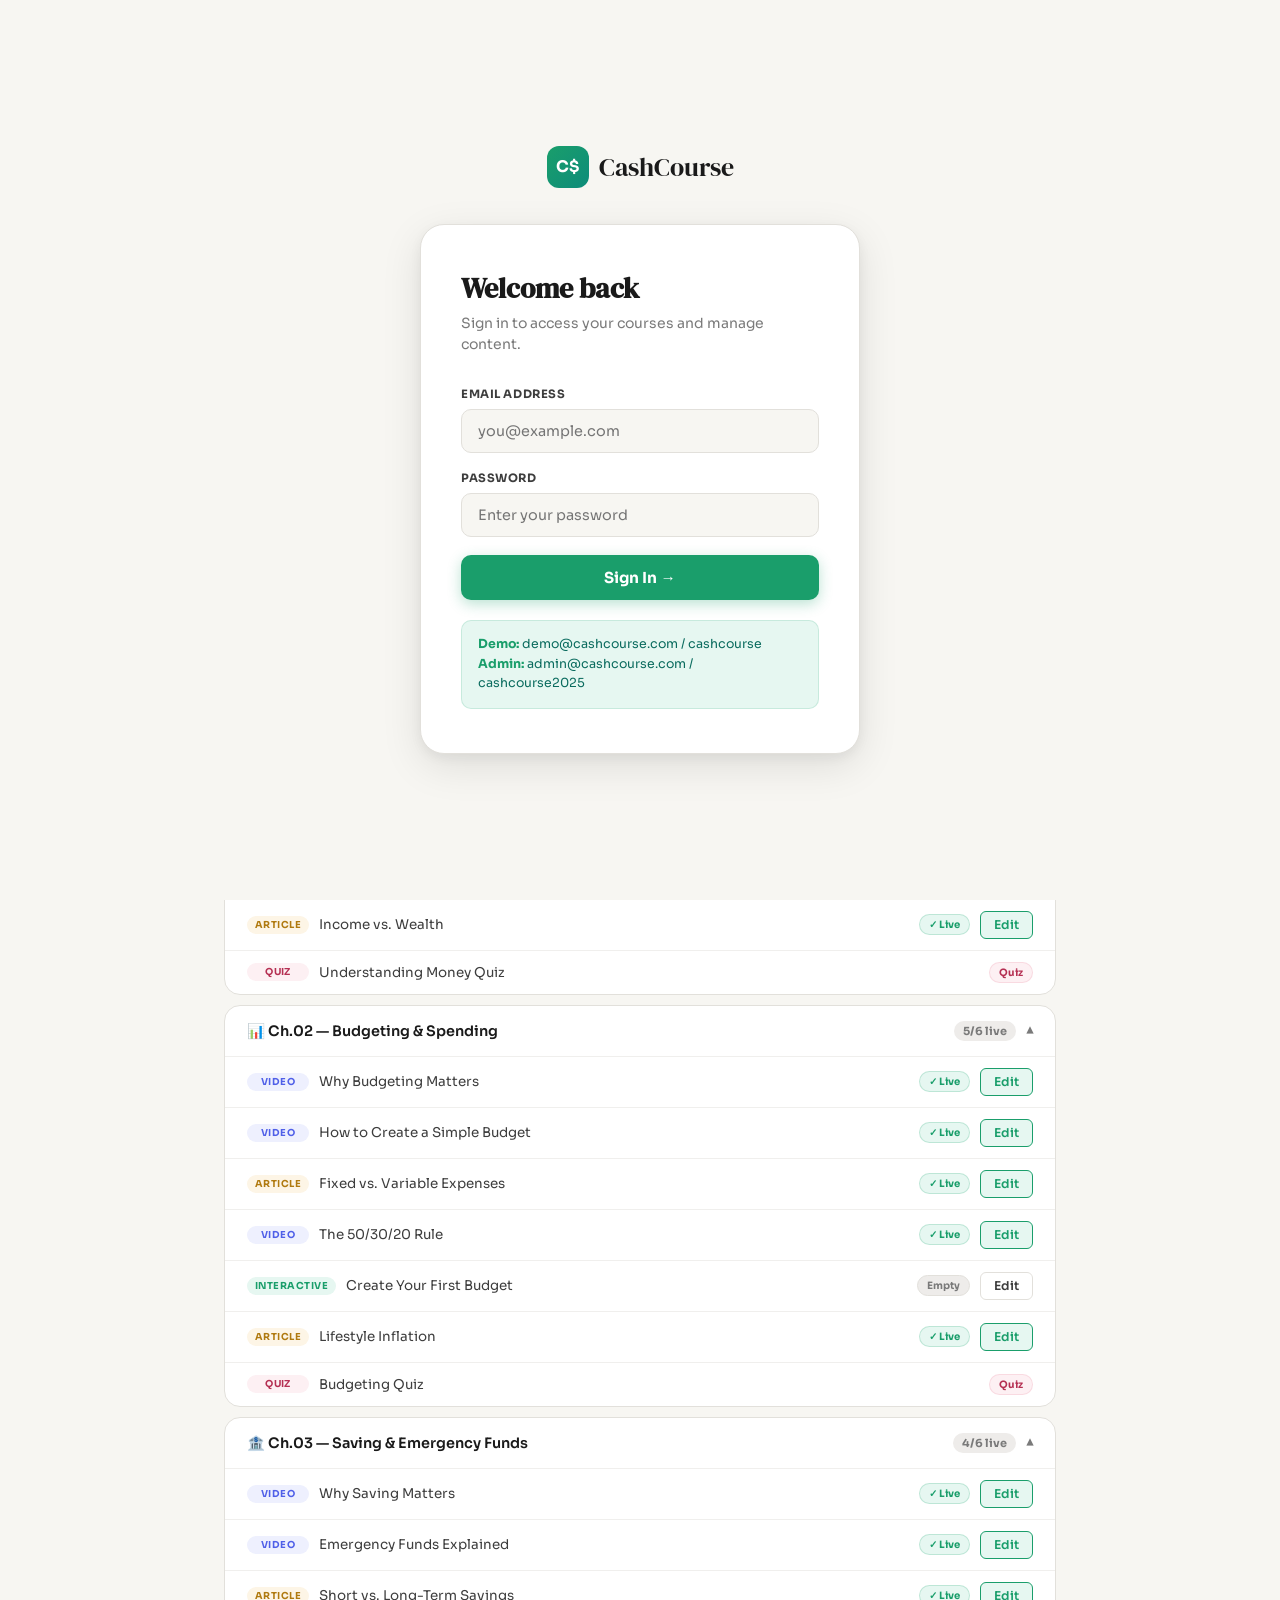
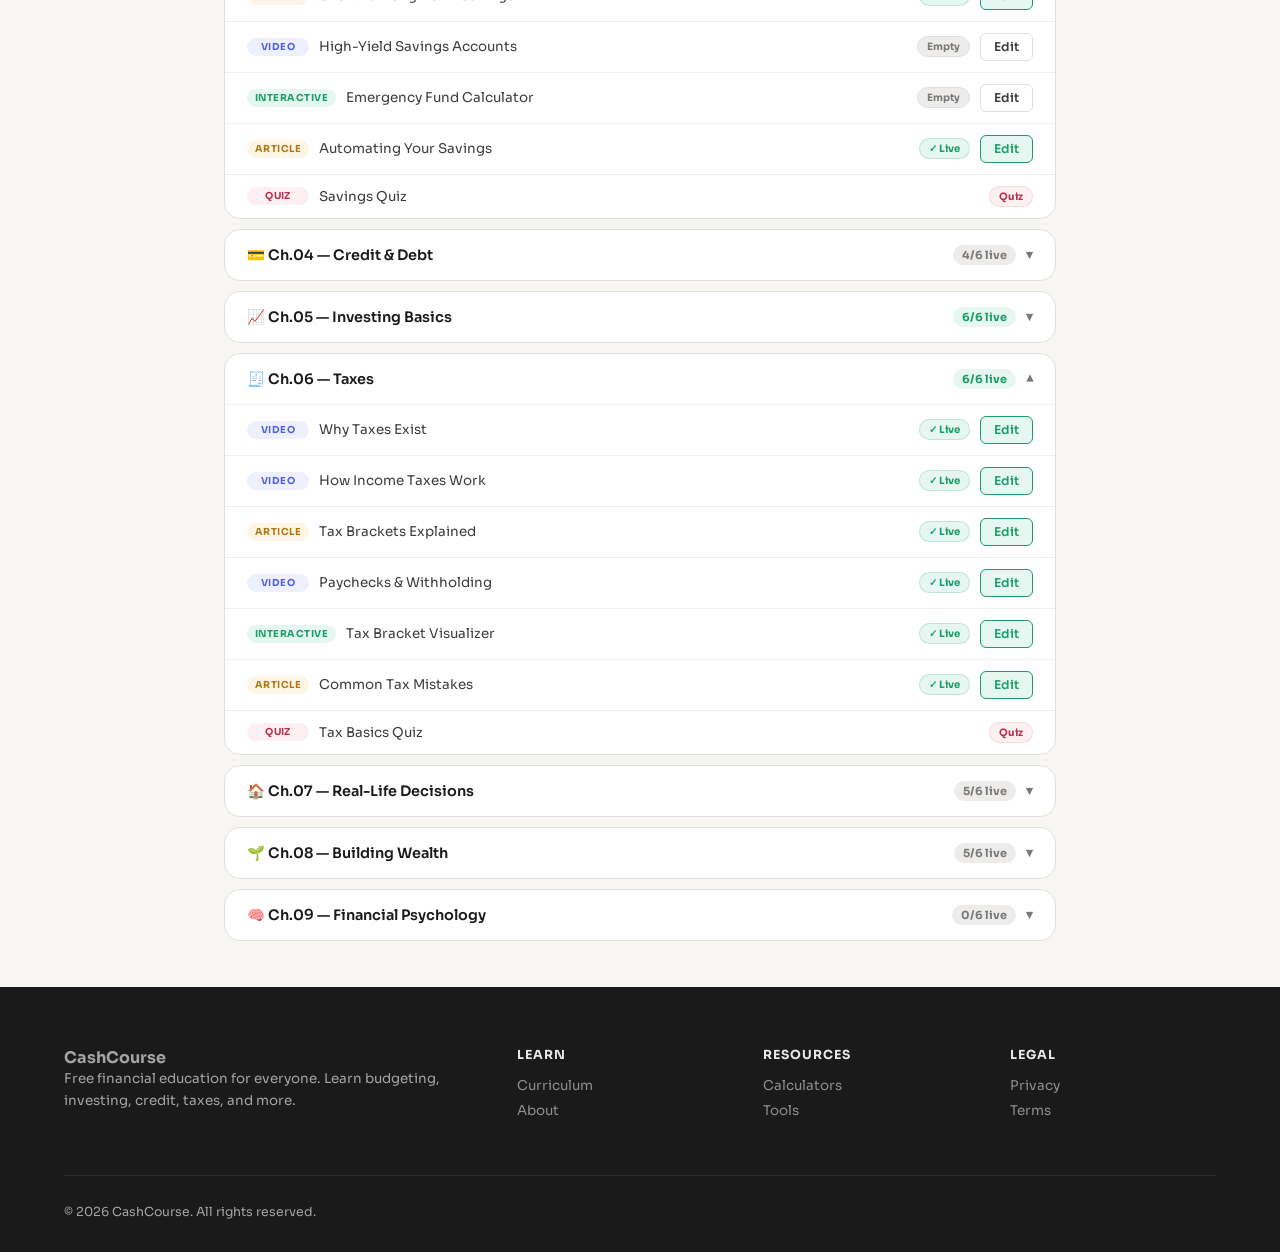
<file: cashcourse 6.html>
<html lang="en"><head>
    <meta charset="UTF-8">
    <meta name="viewport" content="width=device-width, initial-scale=1.0">
    <title>CashCourse — Learn Money. Build Your Future.</title>
    <link rel="preconnect" href="https://fonts.googleapis.com">
    <link href="https://fonts.googleapis.com/css2?family=Sora:wght@300;400;500;600;700;800&amp;family=DM+Serif+Display:ital@0;1&amp;family=DM+Mono:wght@400;500&amp;display=swap" rel="stylesheet">
    <style>
        :root{--bg:#f7f6f2;--bg2:#eeecea;--surface:#fff;--green:#1a9e6b;--green-light:#e6f7f1;--green-mid:#2ec98a;--teal:#0d8c7a;--teal-dark:#0a6b5e;--ink:#1a1a1a;--ink2:#3d3d3d;--muted:#7a7a7a;--border:#e2e0db;--accent-gold:#e8a634;--accent-rose:#e05c7a;--shadow-sm:0 1px 3px rgba(0,0,0,.06),0 1px 2px rgba(0,0,0,.04);--shadow-md:0 4px 16px rgba(0,0,0,.08),0 2px 6px rgba(0,0,0,.04);--shadow-lg:0 12px 40px rgba(0,0,0,.10),0 4px 12px rgba(0,0,0,.05);--radius:16px;--radius-sm:10px}
        *,*::before,*::after{box-sizing:border-box;margin:0;padding:0}
        html{scroll-behavior:smooth;font-size:16px}
        body{font-family:'Sora',sans-serif;background:var(--bg);color:var(--ink);overflow-x:hidden;-webkit-font-smoothing:antialiased}
        /* LOGIN */
        #loginOverlay{position:fixed;inset:0;z-index:9999;background:var(--bg);display:flex;align-items:center;justify-content:center;padding:20px}
        .login-wrap{width:100%;max-width:440px}
        .login-logo{display:flex;align-items:center;gap:10px;justify-content:center;font-family:'DM Serif Display',serif;font-size:1.6rem;color:var(--ink);margin-bottom:36px}
        .login-logo-icon{width:42px;height:42px;background:linear-gradient(135deg,var(--green),var(--teal));border-radius:12px;display:flex;align-items:center;justify-content:center;color:white;font-size:1rem;font-weight:700;font-family:'Sora',sans-serif}
        .login-card{background:white;border-radius:24px;padding:44px 40px;border:1px solid var(--border);box-shadow:var(--shadow-lg)}
        .login-title{font-family:'DM Serif Display',serif;font-size:1.75rem;color:var(--ink);margin-bottom:6px}
        .login-sub{font-size:.875rem;color:var(--muted);margin-bottom:32px;line-height:1.5}
        .login-field{margin-bottom:18px}
        .login-field label{display:block;font-size:.72rem;font-weight:700;color:var(--ink2);margin-bottom:8px;text-transform:uppercase;letter-spacing:.05em}
        .login-field input{width:100%;padding:12px 16px;border:1.5px solid var(--border);border-radius:var(--radius-sm);font-family:'Sora',sans-serif;font-size:.9rem;color:var(--ink);background:var(--bg);outline:none;transition:border-color .2s,background .2s}
        .login-field input:focus{border-color:var(--green);background:white}
        .login-error{background:#fdf0f3;border:1px solid rgba(224,92,122,.25);border-radius:var(--radius-sm);padding:12px 16px;font-size:.82rem;color:#b53053;margin-bottom:18px;display:none}
        .login-error.show{display:block}
        .btn-login{width:100%;padding:13px;border-radius:var(--radius-sm);font-family:'Sora',sans-serif;font-size:.95rem;font-weight:700;color:white;background:var(--green);border:none;cursor:pointer;box-shadow:0 4px 14px rgba(26,158,107,.3);transition:background .2s,transform .15s}
        .btn-login:hover{background:var(--teal);transform:translateY(-1px)}
        .login-hint{margin-top:20px;padding:14px 16px;background:var(--green-light);border-radius:var(--radius-sm);border:1px solid rgba(26,158,107,.15);font-size:.78rem;color:var(--teal-dark);line-height:1.6}
        .login-hint strong{color:var(--green)}
        /* NAV */
        nav{position:fixed;top:0;left:0;right:0;z-index:100;display:flex;align-items:center;justify-content:space-between;padding:0 5%;height:68px;background:rgba(247,246,242,.88);backdrop-filter:blur(16px);border-bottom:1px solid rgba(226,224,219,.7);transition:box-shadow .3s}
        nav.scrolled{box-shadow:var(--shadow-md)}
        .nav-logo{display:flex;align-items:center;gap:10px;font-family:'DM Serif Display',serif;font-size:1.45rem;color:var(--ink);text-decoration:none;cursor:pointer}
        .nav-logo-icon{width:36px;height:36px;background:linear-gradient(135deg,var(--green),var(--teal));border-radius:10px;display:flex;align-items:center;justify-content:center;color:white;font-size:.9rem;font-weight:700;font-family:'Sora',sans-serif}
        .nav-links{display:flex;align-items:center;gap:2px;list-style:none}
        .nav-links a{display:block;padding:8px 16px;color:var(--ink2);text-decoration:none;font-size:.875rem;font-weight:500;border-radius:var(--radius-sm);transition:background .2s,color .2s}
        .nav-links a:hover{background:var(--bg2);color:var(--green)}
        .nav-links a.active{color:var(--green);background:var(--green-light)}
        .nav-cta{display:flex;align-items:center;gap:10px}
        .btn-ghost{padding:9px 20px;border-radius:var(--radius-sm);font-size:.875rem;font-weight:600;color:var(--ink2);background:transparent;border:1.5px solid var(--border);cursor:pointer;text-decoration:none;font-family:'Sora',sans-serif;transition:border-color .2s,color .2s,background .2s}
        .btn-ghost:hover{border-color:var(--green);color:var(--green);background:var(--green-light)}
        .btn-primary{padding:9px 22px;border-radius:var(--radius-sm);font-size:.875rem;font-weight:600;color:white;background:var(--green);border:none;cursor:pointer;text-decoration:none;font-family:'Sora',sans-serif;box-shadow:0 2px 8px rgba(26,158,107,.25);transition:background .2s,transform .15s}
        .btn-primary:hover{background:var(--teal);transform:translateY(-1px)}
        .nav-admin-btn{padding:7px 14px;border-radius:var(--radius-sm);font-size:.75rem;font-weight:700;color:white;background:var(--ink);border:none;cursor:pointer;font-family:'Sora',sans-serif;letter-spacing:.02em;text-transform:uppercase;transition:background .2s;display:none}
        .nav-admin-btn:hover{background:#333}
        /* PAGES */
        .page{display:none}.page.active{display:block}
        /* HERO */
        .hero{min-height:100vh;padding:120px 5% 80px;display:grid;grid-template-columns:1fr 1fr;gap:60px;align-items:center;position:relative;overflow:hidden}
        .hero::before{content:'';position:absolute;top:0;right:0;width:55%;height:100%;background:radial-gradient(ellipse at 80% 50%,rgba(46,201,138,.08) 0%,transparent 70%);pointer-events:none}
        .hero-title{font-family:'DM Serif Display',serif;font-size:clamp(2.6rem,5vw,4rem);line-height:1.12;color:var(--ink);margin-bottom:24px}
        .hero-desc{font-size:1.05rem;line-height:1.7;color:var(--muted);max-width:480px;margin-bottom:40px}
        .btn-hero-primary{padding:14px 28px;border-radius:12px;font-size:.95rem;font-weight:600;color:white;background:var(--green);border:none;cursor:pointer;box-shadow:0 4px 16px rgba(26,158,107,.3);display:inline-flex;align-items:center;gap:8px;text-decoration:none;font-family:'Sora',sans-serif;transition:background .2s,transform .15s}
        .btn-hero-primary:hover{background:var(--teal);transform:translateY(-2px)}
        section{padding:100px 5%}
        .section-title{font-family:'DM Serif Display',serif;font-size:clamp(1.8rem,3.5vw,2.8rem);line-height:1.2;color:var(--ink);max-width:560px;margin-bottom:16px}
        .section-desc{font-size:1rem;color:var(--muted);line-height:1.7;max-width:500px;margin-bottom:52px}
        /* CURRICULUM */
        .curriculum-hero{padding:120px 5% 60px;text-align:center}
        .curriculum-hero .section-title{max-width:640px;margin:0 auto 16px}
        .curriculum-hero .section-desc{max-width:540px;margin:0 auto}
        .modules-list{padding:0 5% 100px;max-width:860px;margin:0 auto}
        .module-card{background:white;border-radius:var(--radius);border:1px solid var(--border);margin-bottom:16px;overflow:hidden;box-shadow:var(--shadow-sm);transition:box-shadow .2s}
        .module-card:hover{box-shadow:var(--shadow-md)}
        .module-header{display:flex;align-items:center;gap:18px;padding:24px 28px;cursor:pointer;user-select:none}
        .module-num{width:42px;height:42px;flex-shrink:0;border-radius:12px;background:var(--green);display:flex;align-items:center;justify-content:center;font-family:'DM Mono',monospace;font-size:.85rem;font-weight:500;color:white}
        .module-info{flex:1}
        .module-title{font-size:1rem;font-weight:700;color:var(--ink);margin-bottom:3px}
        .module-meta{font-size:.78rem;color:var(--muted)}
        .module-chevron{color:var(--muted);transition:transform .3s;font-size:.9rem}
        .module-card.open .module-chevron{transform:rotate(180deg);color:var(--green)}
        .module-lessons{display:none;border-top:1px solid var(--border)}
        .module-card.open .module-lessons{display:block}
        .lesson-row{display:flex;align-items:center;gap:14px;padding:14px 28px;cursor:pointer;transition:background .15s;border-bottom:1px solid rgba(226,224,219,.5)}
        .lesson-row:last-child{border-bottom:none}
        .lesson-row:hover{background:var(--bg)}
        .lesson-type-icon{width:32px;height:32px;flex-shrink:0;border-radius:8px;background:var(--green-light);display:flex;align-items:center;justify-content:center;font-size:.85rem}
        .lesson-name{flex:1;font-size:.875rem;font-weight:500;color:var(--ink2)}
        .lesson-type-tag{font-size:.65rem;font-weight:700;text-transform:uppercase;letter-spacing:.05em;padding:3px 8px;border-radius:100px;background:var(--bg2);color:var(--muted)}
        .lesson-type-tag.video{background:#eef0fe;color:#5060e8}
        .lesson-type-tag.article{background:#fdf5e6;color:#b07a10}
        .lesson-type-tag.interactive{background:var(--green-light);color:var(--green)}
        .lesson-type-tag.quiz{background:#fdf0f3;color:#b53053}
        .progress-module{padding:18px 28px;background:var(--bg);border-top:1px solid var(--border)}
        .pm-label{font-size:.75rem;font-weight:600;color:var(--muted);margin-bottom:8px;display:flex;justify-content:space-between}
        .pm-bar{height:5px;background:var(--border);border-radius:100px;overflow:hidden}
        .pm-fill{height:100%;background:linear-gradient(90deg,var(--green),var(--green-mid));border-radius:100px;transition:width 1s ease}
        /* LESSON */
        .lesson-page{padding:100px 5% 80px;max-width:900px;margin:0 auto}
        .lesson-breadcrumb{font-size:.78rem;color:var(--muted);margin-bottom:24px;display:flex;align-items:center;gap:6px}
        .lesson-breadcrumb a{color:var(--green);text-decoration:none;font-weight:500;cursor:pointer}
        .lesson-h1{font-family:'DM Serif Display',serif;font-size:1.9rem;color:var(--ink);margin-bottom:24px}
        .placeholder-article{background:white;border-radius:var(--radius);border:1px solid var(--border);padding:40px;margin-bottom:32px;box-shadow:var(--shadow-sm)}
        .article-content{line-height:1.8;color:var(--ink2)}
        .article-content h2{font-family:'DM Serif Display',serif;font-size:1.45rem;color:var(--ink);margin:0 0 14px;line-height:1.3}
        .article-content h3{font-family:'DM Serif Display',serif;font-size:1.15rem;color:var(--ink);margin:28px 0 10px}
        .article-content p{font-size:.95rem;color:var(--ink2);line-height:1.75;margin-bottom:16px}
        .article-content ul,.article-content ol{font-size:.9rem;color:var(--ink2);line-height:1.85;margin:8px 0 16px 20px}
        .article-content li{margin-bottom:4px}
        .article-content strong{color:var(--ink)}
        .article-callout{background:var(--green-light);border-left:3px solid var(--green);border-radius:0 var(--radius-sm) var(--radius-sm) 0;padding:14px 18px;margin:16px 0;font-size:.88rem;color:var(--teal-dark);line-height:1.65}
        .lesson-video-embed{width:100%;aspect-ratio:16/9;border-radius:var(--radius);overflow:hidden;margin-bottom:32px;box-shadow:var(--shadow-lg)}
        .lesson-video-embed iframe{width:100%;height:100%;border:none}
        .placeholder-video{width:100%;aspect-ratio:16/9;background:linear-gradient(145deg,#0d1a14,#1a2e22);border-radius:var(--radius);overflow:hidden;margin-bottom:32px;box-shadow:var(--shadow-lg);display:flex;align-items:center;justify-content:center}
        /* QUIZ */
        .quiz-container{background:white;border-radius:var(--radius);border:1px solid var(--border);padding:40px;margin-bottom:32px;box-shadow:var(--shadow-sm)}
        .quiz-question{margin-bottom:28px}
        .quiz-q-num{font-size:.72rem;font-weight:700;color:var(--muted);text-transform:uppercase;letter-spacing:.05em;margin-bottom:12px}
        .quiz-q-text{font-size:1.05rem;font-weight:600;color:var(--ink);margin-bottom:16px}
        .quiz-options{display:flex;flex-direction:column;gap:10px}
        .quiz-option{padding:14px 16px;border-radius:var(--radius-sm);border:1.5px solid var(--border);background:white;font-size:.9rem;color:var(--ink2);cursor:pointer;transition:all .2s;display:flex;align-items:center;gap:12px}
        .quiz-option:hover{border-color:var(--green);background:var(--green-light)}
        .quiz-option input[type="radio"]{cursor:pointer;accent-color:var(--green)}
        .quiz-option.correct{border-color:#10b981;background:#ecfdf5}
        .quiz-option.incorrect{border-color:var(--accent-rose);background:#fdf0f3}
        .quiz-feedback{margin-top:12px;padding:14px 16px;border-radius:var(--radius-sm);font-size:.88rem;display:none}
        .quiz-feedback.correct{background:#ecfdf5;border-left:3px solid #10b981;color:#065f46}
        .quiz-feedback.incorrect{background:#fdf0f3;border-left:3px solid var(--accent-rose);color:#b53053}
        /* TOOLS */
        .tool-container{background:white;border-radius:var(--radius);border:1px solid var(--border);padding:40px;margin-bottom:32px;box-shadow:var(--shadow-sm)}
        .tool-title{font-family:'DM Serif Display',serif;font-size:1.3rem;color:var(--ink);margin-bottom:8px}
        .tool-desc{font-size:.9rem;color:var(--muted);margin-bottom:24px}
        /* ADMIN */
        #page-admin{min-height:100vh;padding-top:68px;background:var(--bg)}
        .admin-topbar{position:sticky;top:68px;z-index:50;background:var(--ink);padding:18px 5%;display:flex;align-items:center;justify-content:space-between;gap:16px;flex-wrap:wrap}
        .admin-topbar-title{font-family:'DM Serif Display',serif;font-size:1.15rem;color:white;margin-bottom:2px}
        .admin-topbar-sub{font-size:.75rem;color:rgba(255,255,255,.55)}
        .btn-export{padding:11px 22px;border-radius:var(--radius-sm);background:var(--green);color:white;border:none;font-family:'Sora',sans-serif;font-size:.875rem;font-weight:700;cursor:pointer;transition:background .2s,transform .15s;white-space:nowrap}
        .btn-export:hover{background:var(--teal);transform:translateY(-1px)}
        .admin-content{padding:36px 5%;max-width:960px;margin:0 auto}
        .admin-intro{background:white;border:1px solid var(--border);border-radius:var(--radius);padding:20px 24px;margin-bottom:24px;font-size:.85rem;color:var(--ink2);line-height:1.75}
        /* PROGRESS CARDS */
        .admin-progress-grid{display:grid;grid-template-columns:repeat(auto-fill,minmax(240px,1fr));gap:10px;margin-bottom:24px}
        .admin-progress-card{background:white;border:1px solid var(--border);border-radius:var(--radius-sm);padding:14px 18px}
        .admin-progress-card-title{font-size:.78rem;font-weight:700;color:var(--ink);margin-bottom:8px}
        .admin-progress-bar{height:5px;background:var(--border);border-radius:100px;overflow:hidden;margin-bottom:6px}
        .admin-progress-fill{height:100%;background:linear-gradient(90deg,var(--green),var(--green-mid));border-radius:100px}
        .admin-progress-label{font-size:.7rem;color:var(--muted)}
        .admin-progress-label.complete{color:var(--green);font-weight:600}
        /* CHAPTER LIST */
        .admin-chapter{background:white;border:1px solid var(--border);border-radius:var(--radius);margin-bottom:10px;overflow:hidden}
        .admin-chapter-header{display:flex;align-items:center;justify-content:space-between;padding:15px 22px;cursor:pointer;font-weight:600;font-size:.9rem;color:var(--ink);user-select:none;transition:background .15s}
        .admin-chapter-header:hover{background:var(--bg)}
        .admin-chapter-header .hdr-right{display:flex;align-items:center;gap:10px}
        .admin-chapter-header .chevron{transition:transform .3s;color:var(--muted);font-size:.8rem}
        .admin-chapter-header.open .chevron{transform:rotate(180deg)}
        .admin-chapter-counter{font-size:.7rem;font-weight:700;padding:3px 9px;border-radius:100px;background:var(--bg2);color:var(--muted)}
        .admin-chapter-counter.full{background:var(--green-light);color:var(--green)}
        .admin-chapter-lessons{display:none}
        .admin-chapter-lessons.open{display:block}
        .admin-lesson-row{display:flex;align-items:center;gap:10px;padding:11px 22px;border-top:1px solid rgba(226,224,219,.5);transition:background .15s}
        .admin-lesson-row:hover{background:var(--bg)}
        .admin-type-badge{font-size:.6rem;font-weight:700;text-transform:uppercase;letter-spacing:.05em;padding:3px 8px;border-radius:100px;flex-shrink:0;min-width:62px;text-align:center}
        .admin-type-badge.video{background:#eef0fe;color:#5060e8}
        .admin-type-badge.article{background:#fdf5e6;color:#b07a10}
        .admin-type-badge.interactive{background:var(--green-light);color:var(--green)}
        .admin-type-badge.quiz{background:#fdf0f3;color:#b53053}
        .admin-lesson-name{flex:1;font-size:.84rem;color:var(--ink2)}
        .admin-status-pill{font-size:.63rem;font-weight:700;padding:3px 9px;border-radius:100px;flex-shrink:0;white-space:nowrap}
        .admin-status-pill.live{color:var(--green);background:var(--green-light);border:1px solid rgba(26,158,107,.2)}
        .admin-status-pill.empty{color:var(--muted);background:var(--bg2);border:1px solid var(--border)}
        .admin-status-pill.quiz-pill{color:#b53053;background:#fdf0f3;border:1px solid rgba(224,92,122,.15)}
        .admin-edit-btn{padding:5px 13px;border-radius:6px;border:1.5px solid var(--border);background:white;font-family:'Sora',sans-serif;font-size:.76rem;font-weight:600;color:var(--ink2);cursor:pointer;transition:border-color .2s,color .2s,background .2s;flex-shrink:0}
        .admin-edit-btn:hover{border-color:var(--green);color:var(--green);background:var(--green-light)}
        .admin-edit-btn.has-content{border-color:var(--green);color:var(--green);background:var(--green-light)}
        /* DRAWER */
        .edit-overlay{display:none;position:fixed;inset:0;background:rgba(0,0,0,.35);z-index:199;backdrop-filter:blur(2px)}
        .edit-overlay.show{display:block}
        .edit-drawer{position:fixed;top:0;right:-110%;width:min(680px,100%);height:100vh;background:white;box-shadow:-6px 0 50px rgba(0,0,0,.15);z-index:200;display:flex;flex-direction:column;transition:right .35s cubic-bezier(.4,0,.2,1)}
        .edit-drawer.open{right:0}
        .edit-drawer-header{display:flex;align-items:center;justify-content:space-between;padding:20px 28px;border-bottom:1px solid var(--border);flex-shrink:0;background:var(--bg)}
        .edit-drawer-header h3{font-family:'DM Serif Display',serif;font-size:1.1rem;color:var(--ink)}
        .edit-drawer-close{width:32px;height:32px;border-radius:8px;border:1px solid var(--border);background:none;cursor:pointer;font-size:.9rem;display:flex;align-items:center;justify-content:center;color:var(--muted);transition:background .15s}
        .edit-drawer-close:hover{background:var(--bg2);color:var(--ink)}
        .edit-drawer-body{flex:1;padding:24px 28px;overflow-y:auto}
        .edit-drawer-footer{padding:16px 28px;border-top:1px solid var(--border);display:flex;gap:10px;flex-shrink:0;background:var(--bg)}
        .edit-field{margin-bottom:20px}
        .edit-field label{display:block;font-size:.72rem;font-weight:700;color:var(--ink2);text-transform:uppercase;letter-spacing:.05em;margin-bottom:8px}
        .edit-field input[type=text],.edit-field textarea{width:100%;padding:11px 14px;border:1.5px solid var(--border);border-radius:var(--radius-sm);font-family:'Sora',sans-serif;font-size:.9rem;color:var(--ink);outline:none;transition:border-color .2s;background:white}
        .edit-field input[type=text]:focus,.edit-field textarea:focus{border-color:var(--green)}
        .edit-field textarea{height:260px;font-family:'DM Mono',monospace;font-size:.77rem;resize:vertical;line-height:1.6}
        .edit-tip{background:var(--bg);border:1px solid var(--border);border-radius:var(--radius-sm);padding:12px 14px;font-size:.78rem;color:var(--muted);line-height:1.6;margin-bottom:20px}
        .edit-tip strong{color:var(--ink2)}
        .edit-saved-url{margin-top:8px;font-size:.75rem;color:var(--muted)}
        .edit-saved-url code{background:var(--bg2);padding:2px 6px;border-radius:4px;font-family:'DM Mono',monospace;font-size:.72rem}
        .btn-save-lesson{flex:1;padding:11px;border-radius:var(--radius-sm);background:var(--green);color:white;border:none;font-family:'Sora',sans-serif;font-size:.875rem;font-weight:700;cursor:pointer;transition:background .2s}
        .btn-save-lesson:hover{background:var(--teal)}
        .btn-cancel-lesson{padding:11px 16px;border-radius:var(--radius-sm);border:1.5px solid var(--border);background:white;font-family:'Sora',sans-serif;font-size:.82rem;font-weight:600;color:var(--ink2);cursor:pointer;transition:all .2s}
        .btn-cancel-lesson:hover{border-color:var(--green);color:var(--green)}
        .btn-clear-lesson{padding:11px 16px;border-radius:var(--radius-sm);border:1.5px solid rgba(224,92,122,.25);background:#fdf0f3;font-family:'Sora',sans-serif;font-size:.82rem;font-weight:600;color:#b53053;cursor:pointer;transition:all .2s}
        .btn-clear-lesson:hover{background:#fce4ea}
        /* FOOTER */
        footer{background:var(--ink);color:rgba(255,255,255,.6);padding:60px 5% 32px}
        .footer-grid{display:grid;grid-template-columns:2fr 1fr 1fr 1fr;gap:40px;margin-bottom:48px}
        .footer-col h4{font-size:.78rem;font-weight:700;color:rgba(255,255,255,.9);text-transform:uppercase;letter-spacing:.08em;margin-bottom:14px}
        .footer-col a{display:block;font-size:.84rem;color:rgba(255,255,255,.5);text-decoration:none;margin-bottom:8px;transition:color .2s;cursor:pointer}
        .footer-col a:hover{color:var(--green-mid)}
        .footer-bottom{display:flex;justify-content:space-between;align-items:center;padding-top:28px;border-top:1px solid rgba(255,255,255,.08);flex-wrap:wrap;gap:12px}
        .footer-bottom span{font-size:.78rem}
        @media(max-width:768px){
            .hero{grid-template-columns:1fr;padding-top:100px}
            .nav-links{display:none}
            .footer-grid{grid-template-columns:1fr 1fr}
            .admin-progress-grid{grid-template-columns:1fr 1fr}
        }
    </style>
</head>
<body>

<!-- LOGIN -->
<div id="loginOverlay" style="display: none;">
    <div class="login-wrap">
        <div class="login-logo"><div class="login-logo-icon">C$</div>CashCourse</div>
        <div class="login-card">
            <h2 class="login-title">Welcome back</h2>
            <p class="login-sub">Sign in to access your courses and manage content.</p>
            <div class="login-error" id="loginError">Incorrect email or password. Please try again.</div>
            <div class="login-field"><label>Email Address</label><input type="email" id="loginEmail" placeholder="you@example.com" onkeydown="if(event.key==='Enter')doLogin()"></div>
            <div class="login-field"><label>Password</label><input type="password" id="loginPassword" placeholder="Enter your password" onkeydown="if(event.key==='Enter')doLogin()"></div>
            <button class="btn-login" onclick="doLogin()">Sign In →</button>
            <div class="login-hint"><strong>Demo:</strong> demo@cashcourse.com / cashcourse<br><strong>Admin:</strong> admin@cashcourse.com / cashcourse2025</div>
        </div>
    </div>
</div>

<!-- NAV -->
<nav id="mainNav" class="scrolled">
    <div class="nav-logo" onclick="showPage('home')"><div class="nav-logo-icon">C$</div>CashCourse</div>
    <ul class="nav-links">
        <li><a href="#" onclick="showPage('home');return false;" id="nav-home">Home</a></li>
        <li><a href="#" onclick="showPage('curriculum');return false;" id="nav-curriculum">Curriculum</a></li>
        <li><a href="#" onclick="showPage('about');return false;" id="nav-about">About</a></li>
    </ul>
    <div class="nav-cta">
        <button id="adminNavBtn" class="nav-admin-btn" onclick="showPage('admin')" style="display: flex;">⚙ Admin</button>
        <button class="btn-ghost" onclick="doLogout()">Log Out</button>
        <a href="#" onclick="showPage('curriculum');return false;" class="btn-primary">Start Learning</a>
    </div>
</nav>

<!-- HOME -->
<div id="page-home" class="page">
    <section class="hero">
        <div>
            <h1 class="hero-title">Learn Money.<br>Build Your <em style="font-style:italic;color:var(--green)">Future.</em></h1>
            <p class="hero-desc">CashCourse turns complex financial concepts into short, visual lessons anyone can understand — from budgeting basics to building lasting wealth.</p>
            <div style="display:flex;gap:14px;flex-wrap:wrap">
                <a href="#" onclick="showPage('curriculum');return false;" class="btn-hero-primary">Start Learning →</a>
            </div>
        </div>
    </section>
    <section style="background:white;padding:80px 5%;text-align:center">
        <h2 class="section-title" style="max-width:500px;margin:0 auto">9 Chapters. 63 Lessons. Completely Free.</h2>
        <p class="section-desc" style="max-width:560px;margin:0 auto">Understanding Money · Budgeting &amp; Spending · Saving · Credit &amp; Debt · Investing · Taxes · Real-Life Decisions · Building Wealth · Financial Psychology</p>
    </section>
</div>

<!-- CURRICULUM -->
<div id="page-curriculum" class="page">
    <div class="curriculum-hero">
        <h2 class="section-title">Full Curriculum</h2>
        <p class="section-desc">Nine chapters building from financial basics to wealth creation. Learn at your own pace.</p>
    </div>
    <div class="modules-list" id="modulesList"><div class="module-card open" id="mod-0">
      <div class="module-header" onclick="toggleModule('mod-0')">
        <div class="module-num">01</div>
        <div class="module-info">
          <div class="module-title">💰 Understanding Money</div>
          <div class="module-meta">7 lessons · ~35 min · Beginner</div>
        </div>
        <div class="module-chevron">▾</div>
      </div>
      <div class="module-lessons">
        <div class="lesson-row" onclick="openLesson(0,0)">
        <div class="lesson-type-icon">▶</div>
        <div class="lesson-name">What Is Money?</div>
        <span class="lesson-type-tag video">video</span>
      </div><div class="lesson-row" onclick="openLesson(0,1)">
        <div class="lesson-type-icon">▶</div>
        <div class="lesson-name">How Banks Work</div>
        <span class="lesson-type-tag video">video</span>
      </div><div class="lesson-row" onclick="openLesson(0,2)">
        <div class="lesson-type-icon">📖</div>
        <div class="lesson-name">The History of Money</div>
        <span class="lesson-type-tag article">article</span>
      </div><div class="lesson-row" onclick="openLesson(0,3)">
        <div class="lesson-type-icon">📖</div>
        <div class="lesson-name">Inflation Explained</div>
        <span class="lesson-type-tag article">article</span>
      </div><div class="lesson-row" onclick="openLesson(0,4)">
        <div class="lesson-type-icon">🛠️</div>
        <div class="lesson-name">Needs vs. Wants Exercise</div>
        <span class="lesson-type-tag interactive">interactive</span>
      </div><div class="lesson-row" onclick="openLesson(0,5)">
        <div class="lesson-type-icon">📖</div>
        <div class="lesson-name">Income vs. Wealth</div>
        <span class="lesson-type-tag article">article</span>
      </div><div class="lesson-row" onclick="openLesson(0,6)">
        <div class="lesson-type-icon">✏️</div>
        <div class="lesson-name">Understanding Money Quiz</div>
        <span class="lesson-type-tag quiz">quiz</span>
      </div>
        <div class="progress-module">
          <div class="pm-label"><span>Chapter Progress</span><span>3 / 7 complete</span></div>
          <div class="pm-bar"><div class="pm-fill" style="width:43%"></div></div>
        </div>
      </div></div><div class="module-card" id="mod-1">
      <div class="module-header" onclick="toggleModule('mod-1')">
        <div class="module-num">02</div>
        <div class="module-info">
          <div class="module-title">📊 Budgeting &amp; Spending</div>
          <div class="module-meta">7 lessons · ~38 min · Beginner</div>
        </div>
        <div class="module-chevron">▾</div>
      </div>
      <div class="module-lessons">
        <div class="lesson-row" onclick="openLesson(1,0)">
        <div class="lesson-type-icon">▶</div>
        <div class="lesson-name">Why Budgeting Matters</div>
        <span class="lesson-type-tag video">video</span>
      </div><div class="lesson-row" onclick="openLesson(1,1)">
        <div class="lesson-type-icon">▶</div>
        <div class="lesson-name">How to Create a Simple Budget</div>
        <span class="lesson-type-tag video">video</span>
      </div><div class="lesson-row" onclick="openLesson(1,2)">
        <div class="lesson-type-icon">📖</div>
        <div class="lesson-name">Fixed vs. Variable Expenses</div>
        <span class="lesson-type-tag article">article</span>
      </div><div class="lesson-row" onclick="openLesson(1,3)">
        <div class="lesson-type-icon">▶</div>
        <div class="lesson-name">The 50/30/20 Rule</div>
        <span class="lesson-type-tag video">video</span>
      </div><div class="lesson-row" onclick="openLesson(1,4)">
        <div class="lesson-type-icon">🛠️</div>
        <div class="lesson-name">Create Your First Budget</div>
        <span class="lesson-type-tag interactive">interactive</span>
      </div><div class="lesson-row" onclick="openLesson(1,5)">
        <div class="lesson-type-icon">📖</div>
        <div class="lesson-name">Lifestyle Inflation</div>
        <span class="lesson-type-tag article">article</span>
      </div><div class="lesson-row" onclick="openLesson(1,6)">
        <div class="lesson-type-icon">✏️</div>
        <div class="lesson-name">Budgeting Quiz</div>
        <span class="lesson-type-tag quiz">quiz</span>
      </div>
        <div class="progress-module">
          <div class="pm-label"><span>Chapter Progress</span><span>5 / 7 complete</span></div>
          <div class="pm-bar"><div class="pm-fill" style="width:71%"></div></div>
        </div>
      </div></div><div class="module-card" id="mod-2">
      <div class="module-header" onclick="toggleModule('mod-2')">
        <div class="module-num">03</div>
        <div class="module-info">
          <div class="module-title">🏦 Saving &amp; Emergency Funds</div>
          <div class="module-meta">7 lessons · ~36 min · Beginner</div>
        </div>
        <div class="module-chevron">▾</div>
      </div>
      <div class="module-lessons">
        <div class="lesson-row" onclick="openLesson(2,0)">
        <div class="lesson-type-icon">▶</div>
        <div class="lesson-name">Why Saving Matters</div>
        <span class="lesson-type-tag video">video</span>
      </div><div class="lesson-row" onclick="openLesson(2,1)">
        <div class="lesson-type-icon">▶</div>
        <div class="lesson-name">Emergency Funds Explained</div>
        <span class="lesson-type-tag video">video</span>
      </div><div class="lesson-row" onclick="openLesson(2,2)">
        <div class="lesson-type-icon">📖</div>
        <div class="lesson-name">Short vs. Long-Term Savings</div>
        <span class="lesson-type-tag article">article</span>
      </div><div class="lesson-row" onclick="openLesson(2,3)">
        <div class="lesson-type-icon">▶</div>
        <div class="lesson-name">High-Yield Savings Accounts</div>
        <span class="lesson-type-tag video">video</span>
      </div><div class="lesson-row" onclick="openLesson(2,4)">
        <div class="lesson-type-icon">🛠️</div>
        <div class="lesson-name">Emergency Fund Calculator</div>
        <span class="lesson-type-tag interactive">interactive</span>
      </div><div class="lesson-row" onclick="openLesson(2,5)">
        <div class="lesson-type-icon">📖</div>
        <div class="lesson-name">Automating Your Savings</div>
        <span class="lesson-type-tag article">article</span>
      </div><div class="lesson-row" onclick="openLesson(2,6)">
        <div class="lesson-type-icon">✏️</div>
        <div class="lesson-name">Savings Quiz</div>
        <span class="lesson-type-tag quiz">quiz</span>
      </div>
        <div class="progress-module">
          <div class="pm-label"><span>Chapter Progress</span><span>3 / 7 complete</span></div>
          <div class="pm-bar"><div class="pm-fill" style="width:43%"></div></div>
        </div>
      </div></div><div class="module-card" id="mod-3">
      <div class="module-header" onclick="toggleModule('mod-3')">
        <div class="module-num">04</div>
        <div class="module-info">
          <div class="module-title">💳 Credit &amp; Debt</div>
          <div class="module-meta">7 lessons · ~40 min · Intermediate</div>
        </div>
        <div class="module-chevron">▾</div>
      </div>
      <div class="module-lessons">
        <div class="lesson-row" onclick="openLesson(3,0)">
        <div class="lesson-type-icon">▶</div>
        <div class="lesson-name">What Is Credit?</div>
        <span class="lesson-type-tag video">video</span>
      </div><div class="lesson-row" onclick="openLesson(3,1)">
        <div class="lesson-type-icon">▶</div>
        <div class="lesson-name">Credit Scores</div>
        <span class="lesson-type-tag video">video</span>
      </div><div class="lesson-row" onclick="openLesson(3,2)">
        <div class="lesson-type-icon">📖</div>
        <div class="lesson-name">Credit Cards Explained</div>
        <span class="lesson-type-tag article">article</span>
      </div><div class="lesson-row" onclick="openLesson(3,3)">
        <div class="lesson-type-icon">📖</div>
        <div class="lesson-name">Interest &amp; APR</div>
        <span class="lesson-type-tag article">article</span>
      </div><div class="lesson-row" onclick="openLesson(3,4)">
        <div class="lesson-type-icon">🛠️</div>
        <div class="lesson-name">Debt Interest Simulator</div>
        <span class="lesson-type-tag interactive">interactive</span>
      </div><div class="lesson-row" onclick="openLesson(3,5)">
        <div class="lesson-type-icon">📖</div>
        <div class="lesson-name">Good vs. Bad Debt</div>
        <span class="lesson-type-tag article">article</span>
      </div><div class="lesson-row" onclick="openLesson(3,6)">
        <div class="lesson-type-icon">✏️</div>
        <div class="lesson-name">Credit &amp; Debt Quiz</div>
        <span class="lesson-type-tag quiz">quiz</span>
      </div>
        <div class="progress-module">
          <div class="pm-label"><span>Chapter Progress</span><span>1 / 7 complete</span></div>
          <div class="pm-bar"><div class="pm-fill" style="width:14%"></div></div>
        </div>
      </div></div><div class="module-card" id="mod-4">
      <div class="module-header" onclick="toggleModule('mod-4')">
        <div class="module-num">05</div>
        <div class="module-info">
          <div class="module-title">📈 Investing Basics</div>
          <div class="module-meta">7 lessons · ~42 min · Intermediate</div>
        </div>
        <div class="module-chevron">▾</div>
      </div>
      <div class="module-lessons">
        <div class="lesson-row" onclick="openLesson(4,0)">
        <div class="lesson-type-icon">▶</div>
        <div class="lesson-name">What Is Investing?</div>
        <span class="lesson-type-tag video">video</span>
      </div><div class="lesson-row" onclick="openLesson(4,1)">
        <div class="lesson-type-icon">▶</div>
        <div class="lesson-name">Stocks vs. Bonds</div>
        <span class="lesson-type-tag video">video</span>
      </div><div class="lesson-row" onclick="openLesson(4,2)">
        <div class="lesson-type-icon">📖</div>
        <div class="lesson-name">Index Funds Explained</div>
        <span class="lesson-type-tag article">article</span>
      </div><div class="lesson-row" onclick="openLesson(4,3)">
        <div class="lesson-type-icon">▶</div>
        <div class="lesson-name">Compound Interest</div>
        <span class="lesson-type-tag video">video</span>
      </div><div class="lesson-row" onclick="openLesson(4,4)">
        <div class="lesson-type-icon">🛠️</div>
        <div class="lesson-name">Compound Interest Calculator</div>
        <span class="lesson-type-tag interactive">interactive</span>
      </div><div class="lesson-row" onclick="openLesson(4,5)">
        <div class="lesson-type-icon">📖</div>
        <div class="lesson-name">Risk vs. Return</div>
        <span class="lesson-type-tag article">article</span>
      </div><div class="lesson-row" onclick="openLesson(4,6)">
        <div class="lesson-type-icon">✏️</div>
        <div class="lesson-name">Investing Fundamentals Quiz</div>
        <span class="lesson-type-tag quiz">quiz</span>
      </div>
        <div class="progress-module">
          <div class="pm-label"><span>Chapter Progress</span><span>7 / 7 complete</span></div>
          <div class="pm-bar"><div class="pm-fill" style="width:100%"></div></div>
        </div>
      </div></div><div class="module-card" id="mod-5">
      <div class="module-header" onclick="toggleModule('mod-5')">
        <div class="module-num">06</div>
        <div class="module-info">
          <div class="module-title">🧾 Taxes</div>
          <div class="module-meta">7 lessons · ~38 min · Intermediate</div>
        </div>
        <div class="module-chevron">▾</div>
      </div>
      <div class="module-lessons">
        <div class="lesson-row" onclick="openLesson(5,0)">
        <div class="lesson-type-icon">▶</div>
        <div class="lesson-name">Why Taxes Exist</div>
        <span class="lesson-type-tag video">video</span>
      </div><div class="lesson-row" onclick="openLesson(5,1)">
        <div class="lesson-type-icon">▶</div>
        <div class="lesson-name">How Income Taxes Work</div>
        <span class="lesson-type-tag video">video</span>
      </div><div class="lesson-row" onclick="openLesson(5,2)">
        <div class="lesson-type-icon">📖</div>
        <div class="lesson-name">Tax Brackets Explained</div>
        <span class="lesson-type-tag article">article</span>
      </div><div class="lesson-row" onclick="openLesson(5,3)">
        <div class="lesson-type-icon">▶</div>
        <div class="lesson-name">Paychecks &amp; Withholding</div>
        <span class="lesson-type-tag video">video</span>
      </div><div class="lesson-row" onclick="openLesson(5,4)">
        <div class="lesson-type-icon">🛠️</div>
        <div class="lesson-name">Tax Bracket Visualizer</div>
        <span class="lesson-type-tag interactive">interactive</span>
      </div><div class="lesson-row" onclick="openLesson(5,5)">
        <div class="lesson-type-icon">📖</div>
        <div class="lesson-name">Common Tax Mistakes</div>
        <span class="lesson-type-tag article">article</span>
      </div><div class="lesson-row" onclick="openLesson(5,6)">
        <div class="lesson-type-icon">✏️</div>
        <div class="lesson-name">Tax Basics Quiz</div>
        <span class="lesson-type-tag quiz">quiz</span>
      </div>
        <div class="progress-module">
          <div class="pm-label"><span>Chapter Progress</span><span>7 / 7 complete</span></div>
          <div class="pm-bar"><div class="pm-fill" style="width:100%"></div></div>
        </div>
      </div></div><div class="module-card" id="mod-6">
      <div class="module-header" onclick="toggleModule('mod-6')">
        <div class="module-num">07</div>
        <div class="module-info">
          <div class="module-title">🏠 Real-Life Decisions</div>
          <div class="module-meta">7 lessons · ~45 min · Intermediate</div>
        </div>
        <div class="module-chevron">▾</div>
      </div>
      <div class="module-lessons">
        <div class="lesson-row" onclick="openLesson(6,0)">
        <div class="lesson-type-icon">▶</div>
        <div class="lesson-name">Major Financial Decisions</div>
        <span class="lesson-type-tag video">video</span>
      </div><div class="lesson-row" onclick="openLesson(6,1)">
        <div class="lesson-type-icon">▶</div>
        <div class="lesson-name">Renting vs. Buying</div>
        <span class="lesson-type-tag video">video</span>
      </div><div class="lesson-row" onclick="openLesson(6,2)">
        <div class="lesson-type-icon">📖</div>
        <div class="lesson-name">Buying a Car</div>
        <span class="lesson-type-tag article">article</span>
      </div><div class="lesson-row" onclick="openLesson(6,3)">
        <div class="lesson-type-icon">▶</div>
        <div class="lesson-name">Insurance Explained</div>
        <span class="lesson-type-tag video">video</span>
      </div><div class="lesson-row" onclick="openLesson(6,4)">
        <div class="lesson-type-icon">🛠️</div>
        <div class="lesson-name">Rent vs. Buy Calculator</div>
        <span class="lesson-type-tag interactive">interactive</span>
      </div><div class="lesson-row" onclick="openLesson(6,5)">
        <div class="lesson-type-icon">📖</div>
        <div class="lesson-name">Salary Negotiation Basics</div>
        <span class="lesson-type-tag article">article</span>
      </div><div class="lesson-row" onclick="openLesson(6,6)">
        <div class="lesson-type-icon">✏️</div>
        <div class="lesson-name">Financial Decisions Quiz</div>
        <span class="lesson-type-tag quiz">quiz</span>
      </div>
        <div class="progress-module">
          <div class="pm-label"><span>Chapter Progress</span><span>6 / 7 complete</span></div>
          <div class="pm-bar"><div class="pm-fill" style="width:86%"></div></div>
        </div>
      </div></div><div class="module-card" id="mod-7">
      <div class="module-header" onclick="toggleModule('mod-7')">
        <div class="module-num">08</div>
        <div class="module-info">
          <div class="module-title">🌱 Building Wealth</div>
          <div class="module-meta">7 lessons · ~40 min · Advanced</div>
        </div>
        <div class="module-chevron">▾</div>
      </div>
      <div class="module-lessons">
        <div class="lesson-row" onclick="openLesson(7,0)">
        <div class="lesson-type-icon">▶</div>
        <div class="lesson-name">What Is Net Worth?</div>
        <span class="lesson-type-tag video">video</span>
      </div><div class="lesson-row" onclick="openLesson(7,1)">
        <div class="lesson-type-icon">▶</div>
        <div class="lesson-name">Assets vs. Liabilities</div>
        <span class="lesson-type-tag video">video</span>
      </div><div class="lesson-row" onclick="openLesson(7,2)">
        <div class="lesson-type-icon">📖</div>
        <div class="lesson-name">How Wealth Builds Over Time</div>
        <span class="lesson-type-tag article">article</span>
      </div><div class="lesson-row" onclick="openLesson(7,3)">
        <div class="lesson-type-icon">▶</div>
        <div class="lesson-name">Retirement Accounts</div>
        <span class="lesson-type-tag video">video</span>
      </div><div class="lesson-row" onclick="openLesson(7,4)">
        <div class="lesson-type-icon">🛠️</div>
        <div class="lesson-name">Net Worth Calculator</div>
        <span class="lesson-type-tag interactive">interactive</span>
      </div><div class="lesson-row" onclick="openLesson(7,5)">
        <div class="lesson-type-icon">📖</div>
        <div class="lesson-name">Financial Independence</div>
        <span class="lesson-type-tag article">article</span>
      </div><div class="lesson-row" onclick="openLesson(7,6)">
        <div class="lesson-type-icon">✏️</div>
        <div class="lesson-name">Wealth Building Quiz</div>
        <span class="lesson-type-tag quiz">quiz</span>
      </div>
        <div class="progress-module">
          <div class="pm-label"><span>Chapter Progress</span><span>6 / 7 complete</span></div>
          <div class="pm-bar"><div class="pm-fill" style="width:86%"></div></div>
        </div>
      </div></div><div class="module-card" id="mod-8">
      <div class="module-header" onclick="toggleModule('mod-8')">
        <div class="module-num">09</div>
        <div class="module-info">
          <div class="module-title">🧠 Financial Psychology</div>
          <div class="module-meta">7 lessons · ~35 min · All Levels</div>
        </div>
        <div class="module-chevron">▾</div>
      </div>
      <div class="module-lessons">
        <div class="lesson-row" onclick="openLesson(8,0)">
        <div class="lesson-type-icon">▶</div>
        <div class="lesson-name">Why People Overspend</div>
        <span class="lesson-type-tag video">video</span>
      </div><div class="lesson-row" onclick="openLesson(8,1)">
        <div class="lesson-type-icon">▶</div>
        <div class="lesson-name">Consumer Psychology</div>
        <span class="lesson-type-tag video">video</span>
      </div><div class="lesson-row" onclick="openLesson(8,2)">
        <div class="lesson-type-icon">📖</div>
        <div class="lesson-name">Marketing &amp; Spending</div>
        <span class="lesson-type-tag article">article</span>
      </div><div class="lesson-row" onclick="openLesson(8,3)">
        <div class="lesson-type-icon">▶</div>
        <div class="lesson-name">Delayed Gratification</div>
        <span class="lesson-type-tag video">video</span>
      </div><div class="lesson-row" onclick="openLesson(8,4)">
        <div class="lesson-type-icon">🛠️</div>
        <div class="lesson-name">Spending Habit Tracker</div>
        <span class="lesson-type-tag interactive">interactive</span>
      </div><div class="lesson-row" onclick="openLesson(8,5)">
        <div class="lesson-type-icon">📖</div>
        <div class="lesson-name">Building Healthy Money Habits</div>
        <span class="lesson-type-tag article">article</span>
      </div><div class="lesson-row" onclick="openLesson(8,6)">
        <div class="lesson-type-icon">✏️</div>
        <div class="lesson-name">Behavior &amp; Money Quiz</div>
        <span class="lesson-type-tag quiz">quiz</span>
      </div>
        <div class="progress-module">
          <div class="pm-label"><span>Chapter Progress</span><span>0 / 7 complete</span></div>
          <div class="pm-bar"><div class="pm-fill" style="width:0%"></div></div>
        </div>
      </div></div></div>
</div>

<!-- LESSON -->
<div id="page-lesson" class="page">
    <div class="lesson-page">
        <div class="lesson-breadcrumb"><a onclick="showPage('curriculum')">← Curriculum</a> <span>›</span> <span id="lessonBreadChapter">Ch.1</span> <span>›</span> <span id="lessonBreadTitle">Lesson</span></div>
        <h1 class="lesson-h1" id="lessonTitle">Lesson Title</h1>
        <div id="lessonContent"></div>
    </div>
</div>

<!-- ABOUT -->
<div id="page-about" class="page">
    <section style="padding:120px 5% 80px;text-align:center">
        <h2 class="section-title" style="max-width:560px;margin:0 auto 24px">About CashCourse</h2>
        <p style="max-width:500px;margin:0 auto;font-size:1rem;color:var(--muted);line-height:1.7">We believe financial literacy should be free, accessible, and practical. CashCourse provides comprehensive financial education for everyone, no matter where they start.</p>
    </section>
</div>

<!-- ADMIN -->
<div id="page-admin" class="page active">
    <div class="admin-topbar">
        <div>
            <div class="admin-topbar-title">⚙️ Content Manager</div>
            <div class="admin-topbar-sub">Add YouTube links &amp; article HTML to lessons, then download the updated file.</div>
        </div>
        <button class="btn-export" onclick="exportHTML()">⬇ Download Updated File</button>
    </div>
    <div class="admin-content">
        <div class="admin-intro">
            <strong>How it works:</strong> Click <strong>Edit</strong> on any lesson to add a YouTube URL (videos) or paste article HTML (articles). <span style="color:var(--green);font-weight:600">✓ Live</span> = content is saved. Click <strong>Download Updated File</strong> to export and upload to GitHub Pages.
        </div>
        <div class="admin-progress-grid" id="adminProgressGrid"><div class="admin-progress-card">
      <div class="admin-progress-card-title">💰 Ch.01 — Understanding Money</div>
      <div class="admin-progress-bar"><div class="admin-progress-fill" style="width:67%"></div></div>
      <div class="admin-progress-label">
        4 / 6 lessons live
      </div></div><div class="admin-progress-card">
      <div class="admin-progress-card-title">📊 Ch.02 — Budgeting &amp; Spending</div>
      <div class="admin-progress-bar"><div class="admin-progress-fill" style="width:83%"></div></div>
      <div class="admin-progress-label">
        5 / 6 lessons live
      </div></div><div class="admin-progress-card">
      <div class="admin-progress-card-title">🏦 Ch.03 — Saving &amp; Emergency Funds</div>
      <div class="admin-progress-bar"><div class="admin-progress-fill" style="width:67%"></div></div>
      <div class="admin-progress-label">
        4 / 6 lessons live
      </div></div><div class="admin-progress-card">
      <div class="admin-progress-card-title">💳 Ch.04 — Credit &amp; Debt</div>
      <div class="admin-progress-bar"><div class="admin-progress-fill" style="width:67%"></div></div>
      <div class="admin-progress-label">
        4 / 6 lessons live
      </div></div><div class="admin-progress-card">
      <div class="admin-progress-card-title">📈 Ch.05 — Investing Basics</div>
      <div class="admin-progress-bar"><div class="admin-progress-fill" style="width:100%"></div></div>
      <div class="admin-progress-label complete">
        6 / 6 lessons live · ✓ Complete
      </div></div><div class="admin-progress-card">
      <div class="admin-progress-card-title">🧾 Ch.06 — Taxes</div>
      <div class="admin-progress-bar"><div class="admin-progress-fill" style="width:100%"></div></div>
      <div class="admin-progress-label complete">
        6 / 6 lessons live · ✓ Complete
      </div></div><div class="admin-progress-card">
      <div class="admin-progress-card-title">🏠 Ch.07 — Real-Life Decisions</div>
      <div class="admin-progress-bar"><div class="admin-progress-fill" style="width:83%"></div></div>
      <div class="admin-progress-label">
        5 / 6 lessons live
      </div></div><div class="admin-progress-card">
      <div class="admin-progress-card-title">🌱 Ch.08 — Building Wealth</div>
      <div class="admin-progress-bar"><div class="admin-progress-fill" style="width:83%"></div></div>
      <div class="admin-progress-label">
        5 / 6 lessons live
      </div></div><div class="admin-progress-card">
      <div class="admin-progress-card-title">🧠 Ch.09 — Financial Psychology</div>
      <div class="admin-progress-bar"><div class="admin-progress-fill" style="width:0%"></div></div>
      <div class="admin-progress-label">
        0 / 6 lessons live
      </div></div></div>
        <div id="adminChapterList"><div class="admin-chapter"><div class="admin-chapter-header open">
      <span>💰 Ch.01 — Understanding Money</span>
      <div class="hdr-right">
        <span class="admin-chapter-counter">4/6 live</span>
        <span class="chevron">▾</span>
      </div></div><div class="admin-chapter-lessons open"><div class="admin-lesson-row">
        <span class="admin-type-badge video">video</span>
        <span class="admin-lesson-name">What Is Money?</span>
        <span class="admin-status-pill empty">Empty</span>
        <button class="admin-edit-btn" onclick="openEditDrawer('0-0','video','What Is Money?')">Edit</button></div><div class="admin-lesson-row">
        <span class="admin-type-badge video">video</span>
        <span class="admin-lesson-name">How Banks Work</span>
        <span class="admin-status-pill live">✓ Live</span>
        <button class="admin-edit-btn has-content" onclick="openEditDrawer('0-1','video','How Banks Work')">Edit</button></div><div class="admin-lesson-row">
        <span class="admin-type-badge article">article</span>
        <span class="admin-lesson-name">The History of Money</span>
        <span class="admin-status-pill live">✓ Live</span>
        <button class="admin-edit-btn has-content" onclick="openEditDrawer('0-2','article','The History of Money')">Edit</button></div><div class="admin-lesson-row">
        <span class="admin-type-badge article">article</span>
        <span class="admin-lesson-name">Inflation Explained</span>
        <span class="admin-status-pill live">✓ Live</span>
        <button class="admin-edit-btn has-content" onclick="openEditDrawer('0-3','article','Inflation Explained')">Edit</button></div><div class="admin-lesson-row">
        <span class="admin-type-badge interactive">interactive</span>
        <span class="admin-lesson-name">Needs vs. Wants Exercise</span>
        <span class="admin-status-pill empty">Empty</span>
        <button class="admin-edit-btn" onclick="openEditDrawer('0-4','interactive','Needs vs. Wants Exercise')">Edit</button></div><div class="admin-lesson-row">
        <span class="admin-type-badge article">article</span>
        <span class="admin-lesson-name">Income vs. Wealth</span>
        <span class="admin-status-pill live">✓ Live</span>
        <button class="admin-edit-btn has-content" onclick="openEditDrawer('0-5','article','Income vs. Wealth')">Edit</button></div><div class="admin-lesson-row">
        <span class="admin-type-badge quiz">quiz</span>
        <span class="admin-lesson-name">Understanding Money Quiz</span>
        <span class="admin-status-pill quiz-pill">Quiz</span>
        </div></div></div><div class="admin-chapter"><div class="admin-chapter-header open">
      <span>📊 Ch.02 — Budgeting &amp; Spending</span>
      <div class="hdr-right">
        <span class="admin-chapter-counter">5/6 live</span>
        <span class="chevron">▾</span>
      </div></div><div class="admin-chapter-lessons open"><div class="admin-lesson-row">
        <span class="admin-type-badge video">video</span>
        <span class="admin-lesson-name">Why Budgeting Matters</span>
        <span class="admin-status-pill live">✓ Live</span>
        <button class="admin-edit-btn has-content" onclick="openEditDrawer('1-0','video','Why Budgeting Matters')">Edit</button></div><div class="admin-lesson-row">
        <span class="admin-type-badge video">video</span>
        <span class="admin-lesson-name">How to Create a Simple Budget</span>
        <span class="admin-status-pill live">✓ Live</span>
        <button class="admin-edit-btn has-content" onclick="openEditDrawer('1-1','video','How to Create a Simple Budget')">Edit</button></div><div class="admin-lesson-row">
        <span class="admin-type-badge article">article</span>
        <span class="admin-lesson-name">Fixed vs. Variable Expenses</span>
        <span class="admin-status-pill live">✓ Live</span>
        <button class="admin-edit-btn has-content" onclick="openEditDrawer('1-2','article','Fixed vs. Variable Expenses')">Edit</button></div><div class="admin-lesson-row">
        <span class="admin-type-badge video">video</span>
        <span class="admin-lesson-name">The 50/30/20 Rule</span>
        <span class="admin-status-pill live">✓ Live</span>
        <button class="admin-edit-btn has-content" onclick="openEditDrawer('1-3','video','The 50/30/20 Rule')">Edit</button></div><div class="admin-lesson-row">
        <span class="admin-type-badge interactive">interactive</span>
        <span class="admin-lesson-name">Create Your First Budget</span>
        <span class="admin-status-pill empty">Empty</span>
        <button class="admin-edit-btn" onclick="openEditDrawer('1-4','interactive','Create Your First Budget')">Edit</button></div><div class="admin-lesson-row">
        <span class="admin-type-badge article">article</span>
        <span class="admin-lesson-name">Lifestyle Inflation</span>
        <span class="admin-status-pill live">✓ Live</span>
        <button class="admin-edit-btn has-content" onclick="openEditDrawer('1-5','article','Lifestyle Inflation')">Edit</button></div><div class="admin-lesson-row">
        <span class="admin-type-badge quiz">quiz</span>
        <span class="admin-lesson-name">Budgeting Quiz</span>
        <span class="admin-status-pill quiz-pill">Quiz</span>
        </div></div></div><div class="admin-chapter"><div class="admin-chapter-header open">
      <span>🏦 Ch.03 — Saving &amp; Emergency Funds</span>
      <div class="hdr-right">
        <span class="admin-chapter-counter">4/6 live</span>
        <span class="chevron">▾</span>
      </div></div><div class="admin-chapter-lessons open"><div class="admin-lesson-row">
        <span class="admin-type-badge video">video</span>
        <span class="admin-lesson-name">Why Saving Matters</span>
        <span class="admin-status-pill live">✓ Live</span>
        <button class="admin-edit-btn has-content" onclick="openEditDrawer('2-0','video','Why Saving Matters')">Edit</button></div><div class="admin-lesson-row">
        <span class="admin-type-badge video">video</span>
        <span class="admin-lesson-name">Emergency Funds Explained</span>
        <span class="admin-status-pill live">✓ Live</span>
        <button class="admin-edit-btn has-content" onclick="openEditDrawer('2-1','video','Emergency Funds Explained')">Edit</button></div><div class="admin-lesson-row">
        <span class="admin-type-badge article">article</span>
        <span class="admin-lesson-name">Short vs. Long-Term Savings</span>
        <span class="admin-status-pill live">✓ Live</span>
        <button class="admin-edit-btn has-content" onclick="openEditDrawer('2-2','article','Short vs. Long-Term Savings')">Edit</button></div><div class="admin-lesson-row">
        <span class="admin-type-badge video">video</span>
        <span class="admin-lesson-name">High-Yield Savings Accounts</span>
        <span class="admin-status-pill empty">Empty</span>
        <button class="admin-edit-btn" onclick="openEditDrawer('2-3','video','High-Yield Savings Accounts')">Edit</button></div><div class="admin-lesson-row">
        <span class="admin-type-badge interactive">interactive</span>
        <span class="admin-lesson-name">Emergency Fund Calculator</span>
        <span class="admin-status-pill empty">Empty</span>
        <button class="admin-edit-btn" onclick="openEditDrawer('2-4','interactive','Emergency Fund Calculator')">Edit</button></div><div class="admin-lesson-row">
        <span class="admin-type-badge article">article</span>
        <span class="admin-lesson-name">Automating Your Savings</span>
        <span class="admin-status-pill live">✓ Live</span>
        <button class="admin-edit-btn has-content" onclick="openEditDrawer('2-5','article','Automating Your Savings')">Edit</button></div><div class="admin-lesson-row">
        <span class="admin-type-badge quiz">quiz</span>
        <span class="admin-lesson-name">Savings Quiz</span>
        <span class="admin-status-pill quiz-pill">Quiz</span>
        </div></div></div><div class="admin-chapter"><div class="admin-chapter-header">
      <span>💳 Ch.04 — Credit &amp; Debt</span>
      <div class="hdr-right">
        <span class="admin-chapter-counter">4/6 live</span>
        <span class="chevron">▾</span>
      </div></div><div class="admin-chapter-lessons"><div class="admin-lesson-row">
        <span class="admin-type-badge video">video</span>
        <span class="admin-lesson-name">What Is Credit?</span>
        <span class="admin-status-pill live">✓ Live</span>
        <button class="admin-edit-btn has-content" onclick="openEditDrawer('3-0','video','What Is Credit?')">Edit</button></div><div class="admin-lesson-row">
        <span class="admin-type-badge video">video</span>
        <span class="admin-lesson-name">Credit Scores</span>
        <span class="admin-status-pill empty">Empty</span>
        <button class="admin-edit-btn" onclick="openEditDrawer('3-1','video','Credit Scores')">Edit</button></div><div class="admin-lesson-row">
        <span class="admin-type-badge article">article</span>
        <span class="admin-lesson-name">Credit Cards Explained</span>
        <span class="admin-status-pill live">✓ Live</span>
        <button class="admin-edit-btn has-content" onclick="openEditDrawer('3-2','article','Credit Cards Explained')">Edit</button></div><div class="admin-lesson-row">
        <span class="admin-type-badge article">article</span>
        <span class="admin-lesson-name">Interest &amp; APR</span>
        <span class="admin-status-pill live">✓ Live</span>
        <button class="admin-edit-btn has-content" onclick="openEditDrawer('3-3','article','Interest &amp; APR')">Edit</button></div><div class="admin-lesson-row">
        <span class="admin-type-badge interactive">interactive</span>
        <span class="admin-lesson-name">Debt Interest Simulator</span>
        <span class="admin-status-pill empty">Empty</span>
        <button class="admin-edit-btn" onclick="openEditDrawer('3-4','interactive','Debt Interest Simulator')">Edit</button></div><div class="admin-lesson-row">
        <span class="admin-type-badge article">article</span>
        <span class="admin-lesson-name">Good vs. Bad Debt</span>
        <span class="admin-status-pill live">✓ Live</span>
        <button class="admin-edit-btn has-content" onclick="openEditDrawer('3-5','article','Good vs. Bad Debt')">Edit</button></div><div class="admin-lesson-row">
        <span class="admin-type-badge quiz">quiz</span>
        <span class="admin-lesson-name">Credit &amp; Debt Quiz</span>
        <span class="admin-status-pill quiz-pill">Quiz</span>
        </div></div></div><div class="admin-chapter"><div class="admin-chapter-header">
      <span>📈 Ch.05 — Investing Basics</span>
      <div class="hdr-right">
        <span class="admin-chapter-counter full">6/6 live</span>
        <span class="chevron">▾</span>
      </div></div><div class="admin-chapter-lessons"><div class="admin-lesson-row">
        <span class="admin-type-badge video">video</span>
        <span class="admin-lesson-name">What Is Investing?</span>
        <span class="admin-status-pill live">✓ Live</span>
        <button class="admin-edit-btn has-content" onclick="openEditDrawer('4-0','video','What Is Investing?')">Edit</button></div><div class="admin-lesson-row">
        <span class="admin-type-badge video">video</span>
        <span class="admin-lesson-name">Stocks vs. Bonds</span>
        <span class="admin-status-pill live">✓ Live</span>
        <button class="admin-edit-btn has-content" onclick="openEditDrawer('4-1','video','Stocks vs. Bonds')">Edit</button></div><div class="admin-lesson-row">
        <span class="admin-type-badge article">article</span>
        <span class="admin-lesson-name">Index Funds Explained</span>
        <span class="admin-status-pill live">✓ Live</span>
        <button class="admin-edit-btn has-content" onclick="openEditDrawer('4-2','article','Index Funds Explained')">Edit</button></div><div class="admin-lesson-row">
        <span class="admin-type-badge video">video</span>
        <span class="admin-lesson-name">Compound Interest</span>
        <span class="admin-status-pill live">✓ Live</span>
        <button class="admin-edit-btn has-content" onclick="openEditDrawer('4-3','video','Compound Interest')">Edit</button></div><div class="admin-lesson-row">
        <span class="admin-type-badge interactive">interactive</span>
        <span class="admin-lesson-name">Compound Interest Calculator</span>
        <span class="admin-status-pill live">✓ Live</span>
        <button class="admin-edit-btn has-content" onclick="openEditDrawer('4-4','interactive','Compound Interest Calculator')">Edit</button></div><div class="admin-lesson-row">
        <span class="admin-type-badge article">article</span>
        <span class="admin-lesson-name">Risk vs. Return</span>
        <span class="admin-status-pill live">✓ Live</span>
        <button class="admin-edit-btn has-content" onclick="openEditDrawer('4-5','article','Risk vs. Return')">Edit</button></div><div class="admin-lesson-row">
        <span class="admin-type-badge quiz">quiz</span>
        <span class="admin-lesson-name">Investing Fundamentals Quiz</span>
        <span class="admin-status-pill quiz-pill">Quiz</span>
        </div></div></div><div class="admin-chapter"><div class="admin-chapter-header open">
      <span>🧾 Ch.06 — Taxes</span>
      <div class="hdr-right">
        <span class="admin-chapter-counter full">6/6 live</span>
        <span class="chevron">▾</span>
      </div></div><div class="admin-chapter-lessons open"><div class="admin-lesson-row">
        <span class="admin-type-badge video">video</span>
        <span class="admin-lesson-name">Why Taxes Exist</span>
        <span class="admin-status-pill live">✓ Live</span>
        <button class="admin-edit-btn has-content" onclick="openEditDrawer('5-0','video','Why Taxes Exist')">Edit</button></div><div class="admin-lesson-row">
        <span class="admin-type-badge video">video</span>
        <span class="admin-lesson-name">How Income Taxes Work</span>
        <span class="admin-status-pill live">✓ Live</span>
        <button class="admin-edit-btn has-content" onclick="openEditDrawer('5-1','video','How Income Taxes Work')">Edit</button></div><div class="admin-lesson-row">
        <span class="admin-type-badge article">article</span>
        <span class="admin-lesson-name">Tax Brackets Explained</span>
        <span class="admin-status-pill live">✓ Live</span>
        <button class="admin-edit-btn has-content" onclick="openEditDrawer('5-2','article','Tax Brackets Explained')">Edit</button></div><div class="admin-lesson-row">
        <span class="admin-type-badge video">video</span>
        <span class="admin-lesson-name">Paychecks &amp; Withholding</span>
        <span class="admin-status-pill live">✓ Live</span>
        <button class="admin-edit-btn has-content" onclick="openEditDrawer('5-3','video','Paychecks &amp; Withholding')">Edit</button></div><div class="admin-lesson-row">
        <span class="admin-type-badge interactive">interactive</span>
        <span class="admin-lesson-name">Tax Bracket Visualizer</span>
        <span class="admin-status-pill live">✓ Live</span>
        <button class="admin-edit-btn has-content" onclick="openEditDrawer('5-4','interactive','Tax Bracket Visualizer')">Edit</button></div><div class="admin-lesson-row">
        <span class="admin-type-badge article">article</span>
        <span class="admin-lesson-name">Common Tax Mistakes</span>
        <span class="admin-status-pill live">✓ Live</span>
        <button class="admin-edit-btn has-content" onclick="openEditDrawer('5-5','article','Common Tax Mistakes')">Edit</button></div><div class="admin-lesson-row">
        <span class="admin-type-badge quiz">quiz</span>
        <span class="admin-lesson-name">Tax Basics Quiz</span>
        <span class="admin-status-pill quiz-pill">Quiz</span>
        </div></div></div><div class="admin-chapter"><div class="admin-chapter-header">
      <span>🏠 Ch.07 — Real-Life Decisions</span>
      <div class="hdr-right">
        <span class="admin-chapter-counter">5/6 live</span>
        <span class="chevron">▾</span>
      </div></div><div class="admin-chapter-lessons"><div class="admin-lesson-row">
        <span class="admin-type-badge video">video</span>
        <span class="admin-lesson-name">Major Financial Decisions</span>
        <span class="admin-status-pill live">✓ Live</span>
        <button class="admin-edit-btn has-content" onclick="openEditDrawer('6-0','video','Major Financial Decisions')">Edit</button></div><div class="admin-lesson-row">
        <span class="admin-type-badge video">video</span>
        <span class="admin-lesson-name">Renting vs. Buying</span>
        <span class="admin-status-pill live">✓ Live</span>
        <button class="admin-edit-btn has-content" onclick="openEditDrawer('6-1','video','Renting vs. Buying')">Edit</button></div><div class="admin-lesson-row">
        <span class="admin-type-badge article">article</span>
        <span class="admin-lesson-name">Buying a Car</span>
        <span class="admin-status-pill live">✓ Live</span>
        <button class="admin-edit-btn has-content" onclick="openEditDrawer('6-2','article','Buying a Car')">Edit</button></div><div class="admin-lesson-row">
        <span class="admin-type-badge video">video</span>
        <span class="admin-lesson-name">Insurance Explained</span>
        <span class="admin-status-pill live">✓ Live</span>
        <button class="admin-edit-btn has-content" onclick="openEditDrawer('6-3','video','Insurance Explained')">Edit</button></div><div class="admin-lesson-row">
        <span class="admin-type-badge interactive">interactive</span>
        <span class="admin-lesson-name">Rent vs. Buy Calculator</span>
        <span class="admin-status-pill empty">Empty</span>
        <button class="admin-edit-btn" onclick="openEditDrawer('6-4','interactive','Rent vs. Buy Calculator')">Edit</button></div><div class="admin-lesson-row">
        <span class="admin-type-badge article">article</span>
        <span class="admin-lesson-name">Salary Negotiation Basics</span>
        <span class="admin-status-pill live">✓ Live</span>
        <button class="admin-edit-btn has-content" onclick="openEditDrawer('6-5','article','Salary Negotiation Basics')">Edit</button></div><div class="admin-lesson-row">
        <span class="admin-type-badge quiz">quiz</span>
        <span class="admin-lesson-name">Financial Decisions Quiz</span>
        <span class="admin-status-pill quiz-pill">Quiz</span>
        </div></div></div><div class="admin-chapter"><div class="admin-chapter-header">
      <span>🌱 Ch.08 — Building Wealth</span>
      <div class="hdr-right">
        <span class="admin-chapter-counter">5/6 live</span>
        <span class="chevron">▾</span>
      </div></div><div class="admin-chapter-lessons"><div class="admin-lesson-row">
        <span class="admin-type-badge video">video</span>
        <span class="admin-lesson-name">What Is Net Worth?</span>
        <span class="admin-status-pill live">✓ Live</span>
        <button class="admin-edit-btn has-content" onclick="openEditDrawer('7-0','video','What Is Net Worth?')">Edit</button></div><div class="admin-lesson-row">
        <span class="admin-type-badge video">video</span>
        <span class="admin-lesson-name">Assets vs. Liabilities</span>
        <span class="admin-status-pill live">✓ Live</span>
        <button class="admin-edit-btn has-content" onclick="openEditDrawer('7-1','video','Assets vs. Liabilities')">Edit</button></div><div class="admin-lesson-row">
        <span class="admin-type-badge article">article</span>
        <span class="admin-lesson-name">How Wealth Builds Over Time</span>
        <span class="admin-status-pill live">✓ Live</span>
        <button class="admin-edit-btn has-content" onclick="openEditDrawer('7-2','article','How Wealth Builds Over Time')">Edit</button></div><div class="admin-lesson-row">
        <span class="admin-type-badge video">video</span>
        <span class="admin-lesson-name">Retirement Accounts</span>
        <span class="admin-status-pill live">✓ Live</span>
        <button class="admin-edit-btn has-content" onclick="openEditDrawer('7-3','video','Retirement Accounts')">Edit</button></div><div class="admin-lesson-row">
        <span class="admin-type-badge interactive">interactive</span>
        <span class="admin-lesson-name">Net Worth Calculator</span>
        <span class="admin-status-pill empty">Empty</span>
        <button class="admin-edit-btn" onclick="openEditDrawer('7-4','interactive','Net Worth Calculator')">Edit</button></div><div class="admin-lesson-row">
        <span class="admin-type-badge article">article</span>
        <span class="admin-lesson-name">Financial Independence</span>
        <span class="admin-status-pill live">✓ Live</span>
        <button class="admin-edit-btn has-content" onclick="openEditDrawer('7-5','article','Financial Independence')">Edit</button></div><div class="admin-lesson-row">
        <span class="admin-type-badge quiz">quiz</span>
        <span class="admin-lesson-name">Wealth Building Quiz</span>
        <span class="admin-status-pill quiz-pill">Quiz</span>
        </div></div></div><div class="admin-chapter"><div class="admin-chapter-header">
      <span>🧠 Ch.09 — Financial Psychology</span>
      <div class="hdr-right">
        <span class="admin-chapter-counter">0/6 live</span>
        <span class="chevron">▾</span>
      </div></div><div class="admin-chapter-lessons"><div class="admin-lesson-row">
        <span class="admin-type-badge video">video</span>
        <span class="admin-lesson-name">Why People Overspend</span>
        <span class="admin-status-pill empty">Empty</span>
        <button class="admin-edit-btn" onclick="openEditDrawer('8-0','video','Why People Overspend')">Edit</button></div><div class="admin-lesson-row">
        <span class="admin-type-badge video">video</span>
        <span class="admin-lesson-name">Consumer Psychology</span>
        <span class="admin-status-pill empty">Empty</span>
        <button class="admin-edit-btn" onclick="openEditDrawer('8-1','video','Consumer Psychology')">Edit</button></div><div class="admin-lesson-row">
        <span class="admin-type-badge article">article</span>
        <span class="admin-lesson-name">Marketing &amp; Spending</span>
        <span class="admin-status-pill empty">Empty</span>
        <button class="admin-edit-btn" onclick="openEditDrawer('8-2','article','Marketing &amp; Spending')">Edit</button></div><div class="admin-lesson-row">
        <span class="admin-type-badge video">video</span>
        <span class="admin-lesson-name">Delayed Gratification</span>
        <span class="admin-status-pill empty">Empty</span>
        <button class="admin-edit-btn" onclick="openEditDrawer('8-3','video','Delayed Gratification')">Edit</button></div><div class="admin-lesson-row">
        <span class="admin-type-badge interactive">interactive</span>
        <span class="admin-lesson-name">Spending Habit Tracker</span>
        <span class="admin-status-pill empty">Empty</span>
        <button class="admin-edit-btn" onclick="openEditDrawer('8-4','interactive','Spending Habit Tracker')">Edit</button></div><div class="admin-lesson-row">
        <span class="admin-type-badge article">article</span>
        <span class="admin-lesson-name">Building Healthy Money Habits</span>
        <span class="admin-status-pill empty">Empty</span>
        <button class="admin-edit-btn" onclick="openEditDrawer('8-5','article','Building Healthy Money Habits')">Edit</button></div><div class="admin-lesson-row">
        <span class="admin-type-badge quiz">quiz</span>
        <span class="admin-lesson-name">Behavior &amp; Money Quiz</span>
        <span class="admin-status-pill quiz-pill">Quiz</span>
        </div></div></div></div>
    </div>
</div>

<!-- EDIT DRAWER -->
<div id="editOverlay" class="edit-overlay" onclick="closeEditDrawer()"></div>
<div id="editDrawer" class="edit-drawer">
    <div class="edit-drawer-header">
        <h3 id="editDrawerTitle">Editing: Tax Brackets Explained</h3>
        <button class="edit-drawer-close" onclick="closeEditDrawer()">✕</button>
    </div>
    <div id="editDrawerBody" class="edit-drawer-body">
      <div class="edit-tip"><strong>Article HTML</strong> — Use <code>&lt;h2&gt;</code>, <code>&lt;h3&gt;</code>, <code>&lt;p&gt;</code>, <code>&lt;ul&gt;</code> tags. Add a callout with <code>&lt;div class="article-callout"&gt;...&lt;/div&gt;</code>. Saved content overrides built-in content.</div>
      <div class="edit-field">
        <label>Article HTML</label>
        <textarea id="htmlInput" placeholder="&lt;h2&gt;Title&lt;/h2&gt;&lt;p&gt;Content here...&lt;/p&gt;"></textarea>
      </div></div>
    <div class="edit-drawer-footer">
        <button class="btn-save-lesson" onclick="saveLessonContent()">Save Content</button>
        <button class="btn-clear-lesson" onclick="clearLessonContent()">Clear</button>
        <button class="btn-cancel-lesson" onclick="closeEditDrawer()">Cancel</button>
    </div>
</div>

<!-- FOOTER -->
<footer>
    <div class="footer-grid">
        <div>
            <h4>CashCourse</h4>
            <p style="font-size:.84rem;line-height:1.7">Free financial education for everyone. Learn budgeting, investing, credit, taxes, and more.</p>
        </div>
        <div class="footer-col"><h4>Learn</h4><a onclick="showPage('curriculum')">Curriculum</a><a onclick="showPage('about')">About</a></div>
        <div class="footer-col"><h4>Resources</h4><a href="#">Calculators</a><a href="#">Tools</a></div>
        <div class="footer-col"><h4>Legal</h4><a href="#">Privacy</a><a href="#">Terms</a></div>
    </div>
    <div class="footer-bottom"><span>© 2026 CashCourse. All rights reserved.</span></div>
</footer>

<script>
// ═══════════════════════════════════════════════════════════════
// CHAPTERS — corrected titles, types, and completion status
// completed:true = ✓ Live in admin  |  completed:false = Empty
// ═══════════════════════════════════════════════════════════════
const CHAPTERS = [
  { num:"01", title:"Understanding Money",        icon:"💰", meta:"7 lessons · ~35 min · Beginner",     lessons:[
    {title:"What Is Money?",              type:"video",       completed:false},
    {title:"How Banks Work",              type:"video",       completed:true },
    {title:"The History of Money",        type:"article",     completed:true },
    {title:"Inflation Explained",         type:"article",     completed:false},
    {title:"Needs vs. Wants Exercise",    type:"interactive", completed:false},
    {title:"Income vs. Wealth",           type:"article",     completed:true },
    {title:"Understanding Money Quiz",    type:"quiz",        completed:false}
  ]},
  { num:"02", title:"Budgeting & Spending",        icon:"📊", meta:"7 lessons · ~38 min · Beginner",     lessons:[
    {title:"Why Budgeting Matters",         type:"video",       completed:true },
    {title:"How to Create a Simple Budget", type:"video",       completed:true },
    {title:"Fixed vs. Variable Expenses",   type:"article",     completed:true },
    {title:"The 50/30/20 Rule",             type:"video",       completed:true },
    {title:"Create Your First Budget",      type:"interactive", completed:false},
    {title:"Lifestyle Inflation",           type:"article",     completed:true },
    {title:"Budgeting Quiz",               type:"quiz",        completed:false}
  ]},
  { num:"03", title:"Saving & Emergency Funds",    icon:"🏦", meta:"7 lessons · ~36 min · Beginner",     lessons:[
    {title:"Why Saving Matters",            type:"video",       completed:true },
    {title:"Emergency Funds Explained",     type:"video",       completed:true },
    {title:"Short vs. Long-Term Savings",   type:"article",     completed:true },
    {title:"High-Yield Savings Accounts",   type:"video",       completed:false},
    {title:"Emergency Fund Calculator",     type:"interactive", completed:false},
    {title:"Automating Your Savings",       type:"article",     completed:false},
    {title:"Savings Quiz",                 type:"quiz",        completed:false}
  ]},
  { num:"04", title:"Credit & Debt",               icon:"💳", meta:"7 lessons · ~40 min · Intermediate",  lessons:[
    {title:"What Is Credit?",              type:"video",       completed:true },
    {title:"Credit Scores",               type:"video",       completed:false},
    {title:"Credit Cards Explained",       type:"article",     completed:false},
    {title:"Interest & APR",              type:"article",     completed:false},
    {title:"Debt Interest Simulator",      type:"interactive", completed:false},
    {title:"Good vs. Bad Debt",           type:"article",     completed:false},
    {title:"Credit & Debt Quiz",          type:"quiz",        completed:false}
  ]},
  { num:"05", title:"Investing Basics",             icon:"📈", meta:"7 lessons · ~42 min · Intermediate",  lessons:[
    {title:"What Is Investing?",            type:"video",       completed:true },
    {title:"Stocks vs. Bonds",             type:"video",       completed:true },
    {title:"Index Funds Explained",        type:"article",     completed:true },
    {title:"Compound Interest",            type:"video",       completed:true },
    {title:"Compound Interest Calculator", type:"interactive", completed:true },
    {title:"Risk vs. Return",              type:"article",     completed:true },
    {title:"Investing Fundamentals Quiz",  type:"quiz",        completed:true }
  ]},
  { num:"06", title:"Taxes",                        icon:"🧾", meta:"7 lessons · ~38 min · Intermediate",  lessons:[
    {title:"Why Taxes Exist",             type:"video",       completed:true },
    {title:"How Income Taxes Work",        type:"video",       completed:true },
    {title:"Tax Brackets Explained",       type:"article",     completed:true },
    {title:"Paychecks & Withholding",     type:"video",       completed:true },
    {title:"Tax Bracket Visualizer",       type:"interactive", completed:true },
    {title:"Common Tax Mistakes",          type:"article",     completed:true },
    {title:"Tax Basics Quiz",             type:"quiz",        completed:true }
  ]},
  { num:"07", title:"Real-Life Decisions",          icon:"🏠", meta:"7 lessons · ~45 min · Intermediate",  lessons:[
    {title:"Major Financial Decisions",    type:"video",       completed:true },
    {title:"Renting vs. Buying",          type:"video",       completed:true },
    {title:"Buying a Car",               type:"article",     completed:true },
    {title:"Insurance Explained",         type:"video",       completed:true },
    {title:"Rent vs. Buy Calculator",     type:"interactive", completed:false},
    {title:"Salary Negotiation Basics",   type:"article",     completed:true },
    {title:"Financial Decisions Quiz",    type:"quiz",        completed:true }
  ]},
  { num:"08", title:"Building Wealth",              icon:"🌱", meta:"7 lessons · ~40 min · Advanced",      lessons:[
    {title:"What Is Net Worth?",           type:"video",       completed:true },
    {title:"Assets vs. Liabilities",      type:"video",       completed:true },
    {title:"How Wealth Builds Over Time",  type:"article",     completed:true },
    {title:"Retirement Accounts",         type:"video",       completed:true },
    {title:"Net Worth Calculator",        type:"interactive", completed:false},
    {title:"Financial Independence",      type:"article",     completed:true },
    {title:"Wealth Building Quiz",        type:"quiz",        completed:true }
  ]},
  { num:"09", title:"Financial Psychology",         icon:"🧠", meta:"7 lessons · ~35 min · All Levels",    lessons:[
    {title:"Why People Overspend",         type:"video",       completed:false},
    {title:"Consumer Psychology",          type:"video",       completed:false},
    {title:"Marketing & Spending",         type:"article",     completed:false},
    {title:"Delayed Gratification",        type:"video",       completed:false},
    {title:"Spending Habit Tracker",       type:"interactive", completed:false},
    {title:"Building Healthy Money Habits",type:"article",     completed:false},
    {title:"Behavior & Money Quiz",        type:"quiz",        completed:false}
  ]}
];

// ═══════════════════════════════════════════════════════════════
// BUILT-IN ARTICLE CONTENT  (key = "chapterIndex-lessonIndex")
// ═══════════════════════════════════════════════════════════════
const LESSON_CONTENT = {
  "0-0":{html:`<div class="placeholder-article article-content"><h2>What Is Money?</h2><p>Money is one of humanity's greatest inventions. It allows us to trade, save value, and measure worth — but what exactly makes money valuable?</p><h3>Three Functions of Money</h3><p><strong>1. Medium of Exchange</strong> — Money lets you trade for goods and services without bartering directly.</p><p><strong>2. Store of Value</strong> — Money holds worth over time, so you can save now and spend later.</p><p><strong>3. Unit of Account</strong> — Money provides a standard measure of price, making comparisons easy.</p><div class="article-callout">💡 Money works because society agrees it has value. When that trust breaks down, money loses its worth — this is why financial stability matters so much.</div><h3>What Gives Money Value?</h3><ul><li>People accept it as payment for goods and services</li><li>Governments declare it legal tender</li><li>Society collectively trusts in its worth</li><li>It is relatively scarce — not anyone can create it</li></ul><p>Today's money is mostly <strong>fiat currency</strong> — it has no intrinsic value like gold. Its value comes from government authority and widespread social agreement.</p></div>`},
  "0-2":{html:`<div class="placeholder-article article-content"><h2>The History of Money</h2><p>Money hasn't always existed in the form we know today. Understanding its evolution reveals why modern financial systems work the way they do.</p><h3>Before Money: Barter (Prehistoric)</h3><p>People exchanged goods directly. The core problem: finding someone who has what you want AND wants what you have is extremely difficult.</p><h3>Commodity Money (3000 BCE – 1600s)</h3><p>Societies chose widely valued items as money: shells, beads, cattle, salt, and spices were all used as currency across different civilizations.</p><h3>Metal Coins (600 BCE – Present)</h3><p>Around 600 BCE, Lydia (modern Turkey) created the first standardized metal coins. Revolutionary — coins could be authenticated, standardized, and easily divided.</p><h3>Paper Money (700 CE – Present)</h3><p>China invented paper money as receipts for coin deposits. Eventually governments issued currency backed by precious metals, especially gold.</p><h3>Fiat Currency (1971 – Present)</h3><p>In 1971, President Nixon took the U.S. off the gold standard. All major world currencies became fiat — valuable only because governments declare them so.</p><div class="article-callout">💡 Today money exists as physical cash, bank deposits, credit cards, digital wallets, and cryptocurrencies. The trend is continuously toward more abstract forms of value.</div></div>`},
  "0-5":{html:`<div class="placeholder-article article-content"><h2>Income vs. Wealth</h2><p>People often confuse income and wealth, but they are very different — and understanding the distinction can change how you approach your entire financial life.</p><h3>What Is Income?</h3><p><strong>Income</strong> is money you receive regularly — from a job, business, investments, or other sources. It's a <em>flow</em>, like water running from a tap. Stop working, and the flow stops.</p><h3>What Is Wealth?</h3><p><strong>Wealth</strong> is the total value of everything you own minus everything you owe. It's a <em>stock</em>, like water stored in a tank. It accumulates over time and sustains you even when income stops.</p><div class="article-callout">💡 A doctor earning $300,000/year but spending $295,000 is high-income but not wealthy. A teacher earning $60,000 who saves and invests consistently can build genuine wealth over decades.</div><h3>Why the Distinction Matters</h3><ul><li><strong>Income</strong> is what you earn — it can disappear overnight</li><li><strong>Wealth</strong> is what you keep — it provides security and freedom</li><li>The goal of financial literacy is to convert income into lasting wealth</li></ul><h3>Building Wealth From Income</h3><p>The gap between what you earn and what you spend is the engine of wealth building. The wider that gap — and the smarter you invest the surplus — the faster wealth grows.</p></div>`}
};

// ═══════════════════════════════════════════════════════════════
// QUIZ DATA
// ═══════════════════════════════════════════════════════════════
const QUIZZES = {
  "0-6":[
    {q:"What are the three functions of money?",options:["Medium of exchange, store of value, unit of account","Saving, spending, and investing","Earning, budgeting, and planning"],correct:0,explain:"Money serves as a medium of exchange (trade without barter), store of value (hold worth over time), and unit of account (standard price measure)."},
    {q:"Fiat currency gets its value from:",options:["Gold reserves held by the government","Government authority and public trust","The materials used to make it"],correct:1,explain:"Modern money has value because governments declare it legal tender and society collectively agrees to accept it — not because of any physical backing."},
    {q:"What happened in 1971 regarding U.S. currency?",options:["Paper money was introduced","The gold standard was abandoned","Inflation reached its historic peak"],correct:1,explain:"President Nixon ended the U.S. dollar's convertibility to gold in 1971, making it a purely fiat currency."}
  ]
};

// ═══════════════════════════════════════════════════════════════
// STATE
// ═══════════════════════════════════════════════════════════════
let isLoggedIn = false;
let isAdmin    = false;
let editingKey = "";
let editingType= "";

// ═══════════════════════════════════════════════════════════════
// AUTH
// ═══════════════════════════════════════════════════════════════
function doLogin(){
  const email = document.getElementById('loginEmail').value.trim();
  const pass  = document.getElementById('loginPassword').value.trim();
  const err   = document.getElementById('loginError');

  if(email === 'demo@cashcourse.com' && pass === 'cashcourse'){
    isLoggedIn = true; isAdmin = false;
    document.getElementById('loginOverlay').style.display = 'none';
    renderCurriculum();
    showPage('home');
  } else if(email === 'admin@cashcourse.com' && pass === 'cashcourse2025'){
    isLoggedIn = true; isAdmin = true;
    document.getElementById('loginOverlay').style.display = 'none';
    document.getElementById('adminNavBtn').style.display = 'flex';
    renderCurriculum();
    renderAdminPage();
    showPage('admin');
  } else {
    err.classList.add('show');
    setTimeout(()=>err.classList.remove('show'),4000);
  }
}

function doLogout(){
  isLoggedIn = false; isAdmin = false;
  document.getElementById('loginOverlay').style.display = 'flex';
  document.getElementById('loginEmail').value = '';
  document.getElementById('loginPassword').value = '';
  document.getElementById('adminNavBtn').style.display = 'none';
  document.querySelectorAll('.page').forEach(p=>p.classList.remove('active'));
}

// ═══════════════════════════════════════════════════════════════
// NAVIGATION
// ═══════════════════════════════════════════════════════════════
function showPage(name){
  if(!isLoggedIn) return;
  document.querySelectorAll('.page').forEach(p=>p.classList.remove('active'));
  const page = document.getElementById('page-'+name);
  if(page) page.classList.add('active');
  window.scrollTo({top:0,behavior:'smooth'});
  ['home','curriculum','about'].forEach(n=>{
    const el = document.getElementById('nav-'+n);
    if(el) el.classList.toggle('active', n===name);
  });
}

// ═══════════════════════════════════════════════════════════════
// CURRICULUM
// ═══════════════════════════════════════════════════════════════
function renderCurriculum(){
  const list = document.getElementById('modulesList');
  if(!list) return;
  list.innerHTML = '';

  CHAPTERS.forEach((ch,ci)=>{
    const card = document.createElement('div');
    card.className = 'module-card'+(ci===0?' open':'');
    card.id = 'mod-'+ci;

    const icons = {video:'▶',article:'📖',interactive:'🛠️',quiz:'✏️'};
    const done  = ch.lessons.filter(l=>l.completed).length;
    const pct   = Math.round((done/ch.lessons.length)*100);

    let lessonRows = '';
    ch.lessons.forEach((ls,li)=>{
      lessonRows += `<div class="lesson-row" onclick="openLesson(${ci},${li})">
        <div class="lesson-type-icon">${icons[ls.type]}</div>
        <div class="lesson-name">${ls.title}</div>
        <span class="lesson-type-tag ${ls.type}">${ls.type}</span>
      </div>`;
    });

    card.innerHTML = `
      <div class="module-header" onclick="toggleModule('mod-${ci}')">
        <div class="module-num">${ch.num}</div>
        <div class="module-info">
          <div class="module-title">${ch.icon} ${ch.title}</div>
          <div class="module-meta">${ch.meta}</div>
        </div>
        <div class="module-chevron">▾</div>
      </div>
      <div class="module-lessons">
        ${lessonRows}
        <div class="progress-module">
          <div class="pm-label"><span>Chapter Progress</span><span>${done} / ${ch.lessons.length} complete</span></div>
          <div class="pm-bar"><div class="pm-fill" style="width:${pct}%"></div></div>
        </div>
      </div>`;

    list.appendChild(card);
  });
}

function toggleModule(id){
  document.getElementById(id).classList.toggle('open');
}

// ═══════════════════════════════════════════════════════════════
// LESSON VIEWER
// ═══════════════════════════════════════════════════════════════
function openLesson(ci,li){
  const ch  = CHAPTERS[ci];
  const ls  = ch.lessons[li];
  const key = ci+'-'+li;

  document.getElementById('lessonBreadChapter').textContent = 'Ch.'+(ci+1)+': '+ch.title;
  document.getElementById('lessonBreadTitle').textContent   = ls.title;
  document.getElementById('lessonTitle').textContent        = ls.title;

  const content = document.getElementById('lessonContent');

  if(ls.type==='video'){
    const stored = localStorage.getItem('video-'+key)||'';
    if(stored){
      const vid = extractYoutubeId(stored);
      content.innerHTML = vid
        ? `<div class="lesson-video-embed"><iframe src="https://www.youtube.com/embed/${vid}" allowfullscreen></iframe></div>`
        : `<div class="placeholder-article"><p style="color:var(--muted)">Could not parse YouTube URL. Use Admin to fix the link.</p></div>`;
    } else {
      content.innerHTML = `<div class="placeholder-video"><div style="color:rgba(255,255,255,.7);text-align:center;padding:24px"><div style="font-size:2.5rem;margin-bottom:12px">▶</div><p style="font-size:.9rem">No video added yet.<br>Use Admin panel to add a YouTube link.</p></div></div>`;
    }

  }else if(ls.type==='article'){
    const stored = localStorage.getItem('article-'+key)||'';
    if(LESSON_CONTENT[key]){
      content.innerHTML = LESSON_CONTENT[key].html;
    }else if(stored){
      content.innerHTML = `<div class="placeholder-article article-content">${stored}</div>`;
    }else{
      content.innerHTML = `<div class="placeholder-article"><p style="color:var(--muted);font-size:.9rem">Article not yet added. Use the Admin panel to add content.</p></div>`;
    }

  }else if(ls.type==='interactive'){
    const stored = localStorage.getItem('interactive-'+key)||'';
    if(stored){
      content.innerHTML = `<div class="tool-container">${stored}</div>`;
    }else{
      content.innerHTML = `<div class="tool-container"><div class="tool-title">${ls.title}</div><div class="tool-desc">This interactive tool is coming soon.</div><div style="padding:40px;text-align:center;font-size:2.5rem">🛠️</div></div>`;
    }

  }else if(ls.type==='quiz'){
    if(QUIZZES[key]){
      content.innerHTML = renderQuiz(key,QUIZZES[key]);
    }else{
      content.innerHTML = `<div class="quiz-container"><p style="color:var(--muted)">Quiz not yet available. Check back soon!</p></div>`;
    }
  }

  showPage('lesson');
}

function renderQuiz(key,questions){
  let html='<div class="quiz-container">';
  questions.forEach((q,i)=>{
    html+=`<div class="quiz-question">
      <div class="quiz-q-num">Question ${i+1} of ${questions.length}</div>
      <div class="quiz-q-text">${q.q}</div>
      <div class="quiz-options">`;
    q.options.forEach((opt,oi)=>{
      html+=`<label class="quiz-option" id="qopt-${key}-${i}-${oi}">
        <input type="radio" name="q-${key}-${i}" value="${oi}" onchange="checkAnswer('${key}',${i},${oi},${q.correct},'${esc(q.explain)}')">
        ${opt}</label>`;
    });
    html+=`</div><div id="qfb-${key}-${i}" class="quiz-feedback"></div></div>`;
  });
  html+='</div>';
  return html;
}

function checkAnswer(key,qNum,chosen,correct,explain){
  const fb=document.getElementById('qfb-'+key+'-'+qNum);
  fb.style.display='block';
  const optEl=document.getElementById('qopt-'+key+'-'+qNum+'-'+chosen);
  if(chosen===correct){
    fb.className='quiz-feedback correct';
    fb.innerHTML='<strong>✓ Correct!</strong> '+explain;
    if(optEl) optEl.classList.add('correct');
  }else{
    fb.className='quiz-feedback incorrect';
    fb.innerHTML='<strong>✗ Not quite.</strong> '+explain;
    if(optEl) optEl.classList.add('incorrect');
  }
}

function esc(s){ return (s||'').replace(/'/g,"&#39;").replace(/"/g,"&quot;"); }

function extractYoutubeId(url){
  if(!url) return null;
  const m=url.match(/(?:youtube\.com\/(?:watch\?v=|embed\/|shorts\/|v\/)|youtu\.be\/)([^&\s?#]{11})/);
  return m?m[1]:null;
}

// ═══════════════════════════════════════════════════════════════
// ADMIN — STATUS HELPER
// ═══════════════════════════════════════════════════════════════
function getLessonStatus(ci,li){
  const ls=CHAPTERS[ci].lessons[li];
  const key=ci+'-'+li;
  if(ls.type==='quiz') return 'quiz';
  const hasStored = !!localStorage.getItem(ls.type+'-'+key);
  const hasBaked  = ls.type==='article' && !!LESSON_CONTENT[key];
  if(ls.completed||hasStored||hasBaked) return 'live';
  return 'empty';
}

function renderAdminPage(){
  if(!isAdmin) return;
  renderAdminProgress();
  renderAdminChapterList();
}

// ═══════════════════════════════════════════════════════════════
// ADMIN — PROGRESS OVERVIEW
// ═══════════════════════════════════════════════════════════════
function renderAdminProgress(){
  const grid=document.getElementById('adminProgressGrid');
  if(!grid) return;
  grid.innerHTML='';

  CHAPTERS.forEach((ch,ci)=>{
    const nonQuiz=ch.lessons.filter(l=>l.type!=='quiz');
    const liveCount=ch.lessons.filter((l,li)=>getLessonStatus(ci,li)==='live').length;
    const pct=Math.round((liveCount/nonQuiz.length)*100);
    const full=liveCount===nonQuiz.length;

    const card=document.createElement('div');
    card.className='admin-progress-card';
    card.innerHTML=`
      <div class="admin-progress-card-title">${ch.icon} Ch.${ch.num} — ${ch.title}</div>
      <div class="admin-progress-bar"><div class="admin-progress-fill" style="width:${pct}%"></div></div>
      <div class="admin-progress-label${full?' complete':''}">
        ${liveCount} / ${nonQuiz.length} lessons live${full?' · ✓ Complete':''}
      </div>`;
    grid.appendChild(card);
  });
}

// ═══════════════════════════════════════════════════════════════
// ADMIN — CHAPTER LIST
// ═══════════════════════════════════════════════════════════════
function renderAdminChapterList(){
  const list=document.getElementById('adminChapterList');
  if(!list) return;
  list.innerHTML='';

  CHAPTERS.forEach((ch,ci)=>{
    const nonQuiz=ch.lessons.filter(l=>l.type!=='quiz');
    const liveCount=nonQuiz.filter((l,li)=>getLessonStatus(ci,ch.lessons.indexOf(l))==='live').length;
    const isFull=liveCount===nonQuiz.length;
    const isOpen=ci<3; // first 3 chapters open by default

    const sec=document.createElement('div');
    sec.className='admin-chapter';

    const hdr=document.createElement('div');
    hdr.className='admin-chapter-header'+(isOpen?' open':'');
    hdr.innerHTML=`
      <span>${ch.icon} Ch.${ch.num} — ${ch.title}</span>
      <div class="hdr-right">
        <span class="admin-chapter-counter${isFull?' full':''}">${liveCount}/${nonQuiz.length} live</span>
        <span class="chevron">▾</span>
      </div>`;
    hdr.onclick=()=>{
      const lessons=sec.querySelector('.admin-chapter-lessons');
      lessons.classList.toggle('open');
      hdr.classList.toggle('open');
    };
    sec.appendChild(hdr);

    const lessonsDiv=document.createElement('div');
    lessonsDiv.className='admin-chapter-lessons'+(isOpen?' open':'');

    ch.lessons.forEach((ls,li)=>{
      const key=ci+'-'+li;
      const status=getLessonStatus(ci,li);

      let pillHtml='';
      if(ls.type==='quiz'){
        pillHtml=`<span class="admin-status-pill quiz-pill">Quiz</span>`;
      }else if(status==='live'){
        pillHtml=`<span class="admin-status-pill live">✓ Live</span>`;
      }else{
        pillHtml=`<span class="admin-status-pill empty">Empty</span>`;
      }

      const editBtnClass='admin-edit-btn'+(status==='live'?' has-content':'');
      const editBtn=ls.type!=='quiz'
        ? `<button class="${editBtnClass}" onclick="openEditDrawer('${key}','${ls.type}','${esc(ls.title)}')">Edit</button>`
        : '';

      const row=document.createElement('div');
      row.className='admin-lesson-row';
      row.innerHTML=`
        <span class="admin-type-badge ${ls.type}">${ls.type}</span>
        <span class="admin-lesson-name">${ls.title}</span>
        ${pillHtml}
        ${editBtn}`;
      lessonsDiv.appendChild(row);
    });

    sec.appendChild(lessonsDiv);
    list.appendChild(sec);
  });
}

// ═══════════════════════════════════════════════════════════════
// EDIT DRAWER
// ═══════════════════════════════════════════════════════════════
function openEditDrawer(key,type,title){
  editingKey=key; editingType=type;
  document.getElementById('editDrawerTitle').textContent='Editing: '+title;
  const body=document.getElementById('editDrawerBody');

  if(type==='video'){
    const saved=localStorage.getItem('video-'+key)||'';
    body.innerHTML=`
      <div class="edit-tip"><strong>YouTube URL</strong> — Paste any YouTube link. Watch, youtu.be, shorts, and embed formats all work.</div>
      <div class="edit-field">
        <label>YouTube URL</label>
        <input type="text" id="ytInput" value="${esc(saved)}" placeholder="https://www.youtube.com/watch?v=...">
      </div>
      ${saved?`<div class="edit-saved-url">Currently saved: <code>${saved}</code></div>`:''}`;

  }else if(type==='article'){
    const saved=localStorage.getItem('article-'+key)||'';
    const baked=LESSON_CONTENT[key]?LESSON_CONTENT[key].html:'';
    body.innerHTML=`
      <div class="edit-tip"><strong>Article HTML</strong> — Use <code>&lt;h2&gt;</code>, <code>&lt;h3&gt;</code>, <code>&lt;p&gt;</code>, <code>&lt;ul&gt;</code> tags. Add a callout with <code>&lt;div class="article-callout"&gt;...&lt;/div&gt;</code>. Saved content overrides built-in content.</div>
      <div class="edit-field">
        <label>Article HTML</label>
        <textarea id="htmlInput" placeholder="&lt;h2&gt;Title&lt;/h2&gt;&lt;p&gt;Content here...&lt;/p&gt;">${esc(saved||baked)}</textarea>
      </div>`;

  }else if(type==='interactive'){
    const saved=localStorage.getItem('interactive-'+key)||'';
    body.innerHTML=`
      <div class="edit-tip"><strong>Interactive Tool HTML</strong> — Paste self-contained HTML for the tool. JavaScript is supported. Use inline styles or site CSS variables.</div>
      <div class="edit-field">
        <label>Tool HTML</label>
        <textarea id="interactiveInput" placeholder="&lt;div&gt;Interactive tool HTML here...&lt;/div&gt;">${esc(saved)}</textarea>
      </div>`;
  }

  document.getElementById('editOverlay').classList.add('show');
  document.getElementById('editDrawer').classList.add('open');
}

function closeEditDrawer(){
  document.getElementById('editDrawer').classList.remove('open');
  document.getElementById('editOverlay').classList.remove('show');
}

function saveLessonContent(){
  if(editingType==='video'){
    const url=document.getElementById('ytInput').value.trim();
    if(!url){alert('Please enter a YouTube URL.');return;}
    if(!extractYoutubeId(url)){alert('Could not parse that URL.\nPlease check it looks like: https://www.youtube.com/watch?v=XXXXXXXXXXX');return;}
    localStorage.setItem('video-'+editingKey,url);
  }else if(editingType==='article'){
    const html=document.getElementById('htmlInput').value.trim();
    if(!html){alert('Please enter some article HTML.');return;}
    localStorage.setItem('article-'+editingKey,html);
  }else if(editingType==='interactive'){
    const html=document.getElementById('interactiveInput').value.trim();
    if(!html){alert('Please enter some HTML for the tool.');return;}
    localStorage.setItem('interactive-'+editingKey,html);
  }
  closeEditDrawer();
  renderAdminPage();
}

function clearLessonContent(){
  if(!confirm('Clear all saved content for this lesson? This cannot be undone.')) return;
  localStorage.removeItem('video-'+editingKey);
  localStorage.removeItem('article-'+editingKey);
  localStorage.removeItem('interactive-'+editingKey);
  closeEditDrawer();
  renderAdminPage();
}

// ═══════════════════════════════════════════════════════════════
// EXPORT
// ═══════════════════════════════════════════════════════════════
function exportHTML(){
  const html=document.documentElement.outerHTML;
  const blob=new Blob([html],{type:'text/html'});
  const link=document.createElement('a');
  link.href=URL.createObjectURL(blob);
  link.download='cashcourse.html';
  link.click();
  setTimeout(()=>alert('✓ cashcourse.html downloaded!\n\nUpload to your GitHub Pages root directory to publish.'),300);
}

// ═══════════════════════════════════════════════════════════════
// INIT
// ═══════════════════════════════════════════════════════════════
document.addEventListener('DOMContentLoaded',()=>{
  document.getElementById('loginOverlay').style.display='flex';
});
window.addEventListener('scroll',()=>{
  document.getElementById('mainNav').classList.toggle('scrolled',window.scrollY>10);
});
</script>

</body></html>
</file>
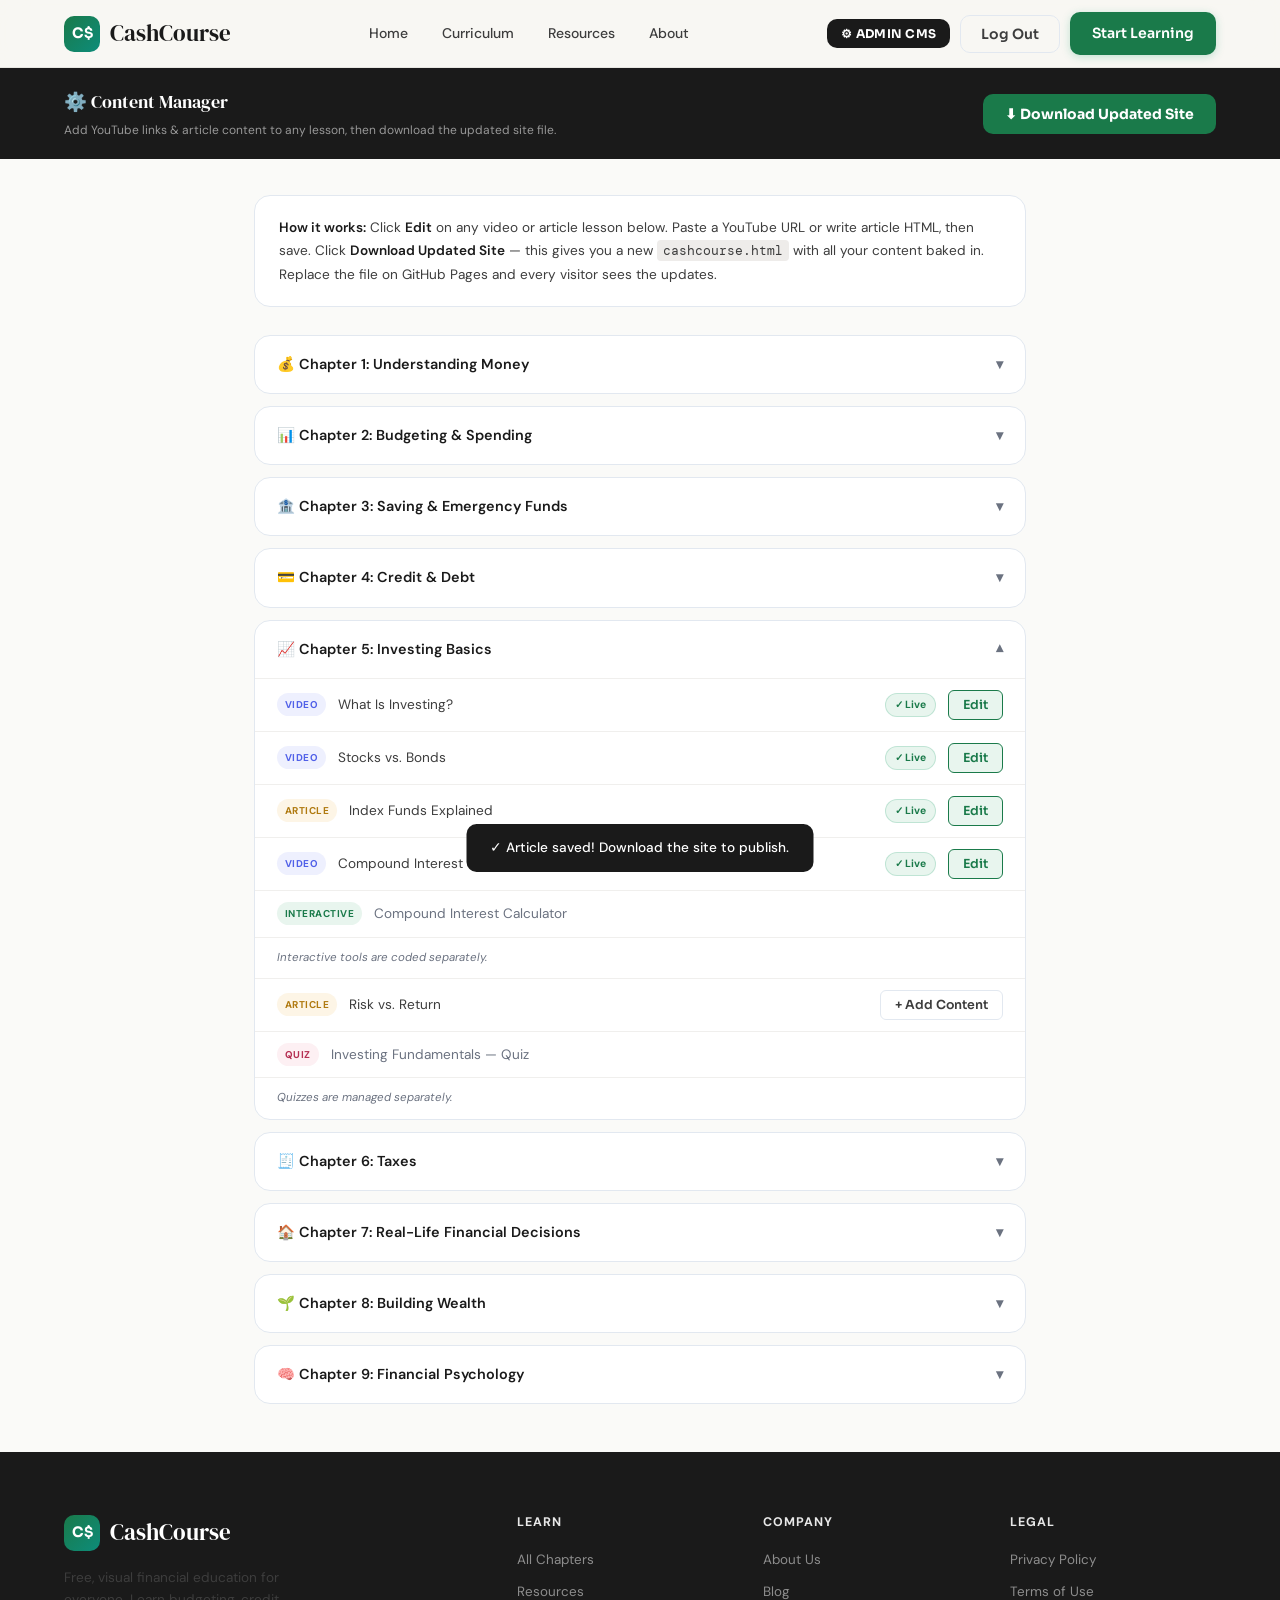
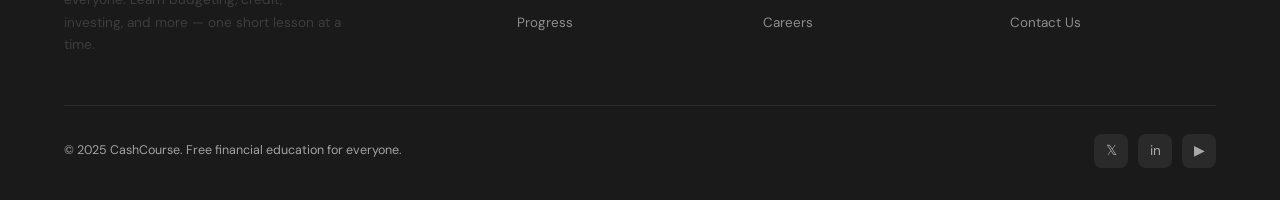
<file: cashcourse_chapters_1_4_complete.html>
<html lang="en"><head>
<meta charset="UTF-8">
<meta name="viewport" content="width=device-width, initial-scale=1.0">
<title>CashCourse — Learn Money. Build Your Future.</title>
<link rel="preconnect" href="https://fonts.googleapis.com">
<link href="https://fonts.googleapis.com/css2?family=Sora:wght@300;400;500;600;700;800&amp;family=DM+Serif+Display:ital@0;1&amp;family=DM+Mono:wght@400;500&amp;display=swap" rel="stylesheet">
<style>
/* Admin: admin@cashcourse.com / cashcourse2025 */
:root{--bg:#f7f6f2;--bg2:#eeecea;--surface:#fff;--green:#1a9e6b;--green-light:#e6f7f1;--green-mid:#2ec98a;--teal:#0d8c7a;--teal-dark:#0a6b5e;--ink:#1a1a1a;--ink2:#3d3d3d;--muted:#7a7a7a;--border:#e2e0db;--accent-gold:#e8a634;--accent-rose:#e05c7a;--shadow-sm:0 1px 3px rgba(0,0,0,.06),0 1px 2px rgba(0,0,0,.04);--shadow-md:0 4px 16px rgba(0,0,0,.08),0 2px 6px rgba(0,0,0,.04);--shadow-lg:0 12px 40px rgba(0,0,0,.10),0 4px 12px rgba(0,0,0,.05);--radius:16px;--radius-sm:10px}
*,*::before,*::after{box-sizing:border-box;margin:0;padding:0}
html{scroll-behavior:smooth;font-size:16px}
body{font-family:'Sora',sans-serif;background:var(--bg);color:var(--ink);overflow-x:hidden;-webkit-font-smoothing:antialiased}
/* LOGIN */
#loginOverlay{position:fixed;inset:0;z-index:9999;background:var(--bg);display:flex;align-items:center;justify-content:center;padding:20px}
#loginOverlay.hidden{display:none}
.login-wrap{width:100%;max-width:440px}
.login-logo{display:flex;align-items:center;gap:10px;justify-content:center;font-family:'DM Serif Display',serif;font-size:1.6rem;color:var(--ink);margin-bottom:36px}
.login-logo-icon{width:42px;height:42px;background:linear-gradient(135deg,var(--green),var(--teal));border-radius:12px;display:flex;align-items:center;justify-content:center;color:white;font-size:1rem;font-weight:700;font-family:'Sora',sans-serif}
.login-card{background:white;border-radius:24px;padding:44px 40px;border:1px solid var(--border);box-shadow:var(--shadow-lg)}
.login-title{font-family:'DM Serif Display',serif;font-size:1.75rem;color:var(--ink);margin-bottom:6px}
.login-sub{font-size:.875rem;color:var(--muted);margin-bottom:32px;line-height:1.5}
.login-field{margin-bottom:18px}
.login-field label{display:block;font-size:.72rem;font-weight:700;color:var(--ink2);margin-bottom:8px;text-transform:uppercase;letter-spacing:.05em}
.login-field input{width:100%;padding:12px 16px;border:1.5px solid var(--border);border-radius:var(--radius-sm);font-family:'Sora',sans-serif;font-size:.9rem;color:var(--ink);background:var(--bg);outline:none;transition:border-color .2s,background .2s}
.login-field input:focus{border-color:var(--green);background:white}
.login-field input.error{border-color:var(--accent-rose)}
.login-error{background:#fdf0f3;border:1px solid rgba(224,92,122,.25);border-radius:var(--radius-sm);padding:12px 16px;font-size:.82rem;color:#b53053;margin-bottom:18px;display:none}
.login-error.show{display:block}
.btn-login{width:100%;padding:13px;border-radius:var(--radius-sm);font-family:'Sora',sans-serif;font-size:.95rem;font-weight:700;color:white;background:var(--green);border:none;cursor:pointer;box-shadow:0 4px 14px rgba(26,158,107,.3);transition:background .2s,transform .15s}
.btn-login:hover{background:var(--teal);transform:translateY(-1px)}
.login-hint{margin-top:20px;padding:14px 16px;background:var(--green-light);border-radius:var(--radius-sm);border:1px solid rgba(26,158,107,.15);font-size:.78rem;color:var(--teal-dark);line-height:1.6}
.login-hint strong{color:var(--green)}
/* NAV */
nav{position:fixed;top:0;left:0;right:0;z-index:100;display:flex;align-items:center;justify-content:space-between;padding:0 5%;height:68px;background:rgba(247,246,242,.88);backdrop-filter:blur(16px);border-bottom:1px solid rgba(226,224,219,.7);transition:box-shadow .3s}
nav.scrolled{box-shadow:var(--shadow-md)}
.nav-logo{display:flex;align-items:center;gap:10px;font-family:'DM Serif Display',serif;font-size:1.45rem;color:var(--ink);text-decoration:none;cursor:pointer}
.nav-logo-icon{width:36px;height:36px;background:linear-gradient(135deg,var(--green),var(--teal));border-radius:10px;display:flex;align-items:center;justify-content:center;color:white;font-size:.9rem;font-weight:700;font-family:'Sora',sans-serif}
.nav-links{display:flex;align-items:center;gap:2px;list-style:none}
.nav-links a{display:block;padding:8px 16px;color:var(--ink2);text-decoration:none;font-size:.875rem;font-weight:500;border-radius:var(--radius-sm);transition:background .2s,color .2s}
.nav-links a:hover{background:var(--bg2);color:var(--green)}
.nav-links a.active{color:var(--green);background:var(--green-light)}
.nav-cta{display:flex;align-items:center;gap:10px}
.btn-ghost{padding:9px 20px;border-radius:var(--radius-sm);font-size:.875rem;font-weight:600;color:var(--ink2);background:transparent;border:1.5px solid var(--border);cursor:pointer;text-decoration:none;font-family:'Sora',sans-serif;transition:border-color .2s,color .2s,background .2s}
.btn-ghost:hover{border-color:var(--green);color:var(--green);background:var(--green-light)}
.btn-primary{padding:9px 22px;border-radius:var(--radius-sm);font-size:.875rem;font-weight:600;color:white;background:var(--green);border:none;cursor:pointer;text-decoration:none;font-family:'Sora',sans-serif;box-shadow:0 2px 8px rgba(26,158,107,.25);transition:background .2s,transform .15s}
.btn-primary:hover{background:var(--teal);transform:translateY(-1px)}
.nav-admin-btn{padding:7px 14px;border-radius:var(--radius-sm);font-size:.75rem;font-weight:700;color:white;background:var(--ink);border:none;cursor:pointer;font-family:'Sora',sans-serif;letter-spacing:.02em;text-transform:uppercase;transition:background .2s;display:none}
.nav-admin-btn:hover{background:#333}
.hamburger{display:none;flex-direction:column;gap:5px;cursor:pointer;padding:4px;background:none;border:none}
.hamburger span{display:block;width:22px;height:2px;background:var(--ink);border-radius:2px}
/* PAGES */
.page{display:none}
.page.active{display:block}
/* HERO */
.hero{min-height:100vh;padding:120px 5% 80px;display:grid;grid-template-columns:1fr 1fr;gap:60px;align-items:center;position:relative;overflow:hidden}
.hero::before{content:'';position:absolute;top:0;right:0;width:55%;height:100%;background:radial-gradient(ellipse at 80% 50%,rgba(46,201,138,.08) 0%,transparent 70%);pointer-events:none}
.hero-eyebrow{display:inline-flex;align-items:center;gap:8px;background:var(--green-light);color:var(--green);padding:6px 14px;border-radius:100px;font-size:.78rem;font-weight:600;letter-spacing:.04em;text-transform:uppercase;margin-bottom:28px;border:1px solid rgba(26,158,107,.15);animation:fadeUp .6s ease both}
.hero-eyebrow-dot{width:6px;height:6px;background:var(--green-mid);border-radius:50%;animation:pulse 2s ease infinite}
@keyframes pulse{0%,100%{opacity:1;transform:scale(1)}50%{opacity:.5;transform:scale(.8)}}
.hero-title{font-family:'DM Serif Display',serif;font-size:clamp(2.6rem,5vw,4rem);line-height:1.12;color:var(--ink);margin-bottom:24px;animation:fadeUp .6s .1s ease both}
.hero-title em{font-style:italic;color:var(--green)}
.hero-desc{font-size:1.05rem;line-height:1.7;color:var(--muted);max-width:480px;margin-bottom:40px;animation:fadeUp .6s .2s ease both}
.hero-actions{display:flex;align-items:center;gap:14px;flex-wrap:wrap;animation:fadeUp .6s .3s ease both}
.btn-hero-primary{padding:14px 28px;border-radius:12px;font-size:.95rem;font-weight:600;color:white;background:var(--green);border:none;cursor:pointer;box-shadow:0 4px 16px rgba(26,158,107,.3);display:flex;align-items:center;gap:8px;text-decoration:none;font-family:'Sora',sans-serif;transition:background .2s,transform .15s}
.btn-hero-primary:hover{background:var(--teal);transform:translateY(-2px)}
.btn-hero-outline{padding:14px 28px;border-radius:12px;font-size:.95rem;font-weight:600;color:var(--ink2);background:white;border:1.5px solid var(--border);cursor:pointer;text-decoration:none;display:flex;align-items:center;gap:8px;font-family:'Sora',sans-serif;transition:border-color .2s,color .2s}
.btn-hero-outline:hover{border-color:var(--green);color:var(--green)}
.hero-stats{display:flex;gap:36px;margin-top:52px;animation:fadeUp .6s .4s ease both}
.stat-num{font-family:'DM Serif Display',serif;font-size:1.8rem;color:var(--ink)}
.stat-label{font-size:.78rem;color:var(--muted);font-weight:500;margin-top:2px}
.hero-visual{display:flex;justify-content:center;align-items:center;animation:fadeLeft .7s .2s ease both;position:relative}
.hero-card-stack{position:relative;width:420px;height:440px}
.hcard{position:absolute;border-radius:var(--radius);background:white;box-shadow:var(--shadow-lg);padding:24px;transition:transform .4s ease}
.hcard:hover{transform:translateY(-6px)!important}
.hcard-main{width:320px;left:50px;top:60px;z-index:3;background:linear-gradient(145deg,#fff,#f9fdf9)}
.hcard-back1{width:290px;left:30px;top:20px;z-index:1;background:linear-gradient(135deg,var(--green),var(--teal));transform:rotate(-4deg)}
.hcard-back2{width:290px;left:100px;top:30px;z-index:2;background:white;transform:rotate(3deg);opacity:.9}
.hcard-label{font-size:.7rem;font-weight:600;color:var(--muted);text-transform:uppercase;letter-spacing:.06em;margin-bottom:12px}
.hcard-title{font-size:1.05rem;font-weight:700;color:var(--ink);margin-bottom:16px}
.progress-wrap{margin-bottom:10px}
.progress-label{display:flex;justify-content:space-between;font-size:.75rem;color:var(--muted);margin-bottom:5px}
.progress-bar{height:6px;background:var(--bg2);border-radius:100px;overflow:hidden}
.progress-fill{height:100%;border-radius:100px;background:linear-gradient(90deg,var(--green),var(--green-mid));transition:width 1.2s ease}
.hcard-chips{display:flex;gap:6px;flex-wrap:wrap;margin-top:16px}
.chip{padding:4px 10px;border-radius:100px;font-size:.7rem;font-weight:600;background:var(--green-light);color:var(--green);border:1px solid rgba(26,158,107,.15)}
.chip.gold{background:#fdf5e6;color:#b07a10;border-color:#f0d090}
.chip.rose{background:#fdf0f3;color:#b53053;border-color:#f0b0be}
.floating-badge{position:absolute;background:white;border-radius:var(--radius-sm);box-shadow:var(--shadow-md);padding:12px 16px;display:flex;align-items:center;gap:10px;animation:float 4s ease infinite;z-index:10}
.floating-badge.a{bottom:60px;right:0}
.floating-badge.b{top:30px;right:-10px;animation-delay:2s}
.badge-icon{font-size:1.2rem}
.badge-text{font-size:.72rem;font-weight:600;color:var(--ink2);line-height:1.3}
.badge-sub{font-size:.65rem;color:var(--muted)}
@keyframes float{0%,100%{transform:translateY(0)}50%{transform:translateY(-8px)}}
@keyframes fadeUp{from{opacity:0;transform:translateY(24px)}to{opacity:1;transform:translateY(0)}}
@keyframes fadeLeft{from{opacity:0;transform:translateX(24px)}to{opacity:1;transform:translateX(0)}}
/* TRUST BAR */
.trust-bar{padding:40px 5%;border-top:1px solid var(--border);border-bottom:1px solid var(--border);background:white;display:flex;align-items:center;justify-content:center;gap:60px;flex-wrap:wrap}
.trust-item{display:flex;align-items:center;gap:10px;opacity:.55;transition:opacity .2s}
.trust-item:hover{opacity:.85}
.trust-icon{font-size:1.4rem}
.trust-name{font-size:.85rem;font-weight:700;letter-spacing:.04em;color:var(--ink)}
/* SECTIONS */
section{padding:100px 5%}
.section-eyebrow{display:inline-flex;align-items:center;gap:8px;background:var(--green-light);color:var(--green);padding:5px 12px;border-radius:100px;font-size:.73rem;font-weight:600;letter-spacing:.06em;text-transform:uppercase;margin-bottom:20px;border:1px solid rgba(26,158,107,.15)}
.section-title{font-family:'DM Serif Display',serif;font-size:clamp(1.8rem,3.5vw,2.8rem);line-height:1.2;color:var(--ink);max-width:560px;margin-bottom:16px}
.section-desc{font-size:1rem;color:var(--muted);line-height:1.7;max-width:500px;margin-bottom:52px}
.mission-grid{display:grid;grid-template-columns:1fr 1fr;gap:80px;align-items:center}
.mission-big-card{background:linear-gradient(145deg,var(--green),var(--teal-dark));border-radius:24px;padding:40px;color:white;position:relative;overflow:hidden}
.mission-big-card::before{content:'';position:absolute;top:-40px;right:-40px;width:180px;height:180px;background:rgba(255,255,255,.06);border-radius:50%}
.mbcard-label{font-size:.72rem;font-weight:600;letter-spacing:.08em;text-transform:uppercase;opacity:.7;margin-bottom:8px}
.mbcard-num{font-family:'DM Serif Display',serif;font-size:3.5rem;line-height:1;margin-bottom:8px}
.mbcard-desc{font-size:.9rem;opacity:.85;line-height:1.5}
.mission-small-cards{display:grid;grid-template-columns:1fr 1fr;gap:14px;margin-top:14px}
.ms-card{background:white;border-radius:var(--radius-sm);padding:20px;box-shadow:var(--shadow-sm);border:1px solid var(--border);transition:box-shadow .2s,transform .2s}
.ms-card:hover{box-shadow:var(--shadow-md);transform:translateY(-2px)}
.ms-icon{font-size:1.4rem;margin-bottom:8px}
.ms-label{font-size:.8rem;font-weight:700;color:var(--ink2)}
.ms-val{font-family:'DM Mono',monospace;font-size:.85rem;color:var(--green);font-weight:500;margin-top:3px}
.mission-points{list-style:none;margin-top:10px}
.mission-points li{display:flex;align-items:flex-start;gap:12px;padding:16px 0;border-bottom:1px solid var(--border);font-size:.95rem;color:var(--ink2);line-height:1.5}
.mission-points li:last-child{border-bottom:none}
.mp-dot{width:22px;height:22px;flex-shrink:0;background:var(--green-light);border-radius:50%;display:flex;align-items:center;justify-content:center;margin-top:1px}
.mp-dot svg{width:11px;height:11px;fill:none;stroke:var(--green);stroke-width:2.5;stroke-linecap:round}
.topics-grid{display:grid;grid-template-columns:repeat(4,1fr);gap:20px}
.topic-card{background:white;border-radius:var(--radius);padding:28px 24px;border:1px solid var(--border);box-shadow:var(--shadow-sm);cursor:pointer;transition:box-shadow .25s,transform .25s,border-color .25s;position:relative;overflow:hidden}
.topic-card::before{content:'';position:absolute;bottom:0;left:0;right:0;height:3px;background:linear-gradient(90deg,var(--green),var(--green-mid));transform:scaleX(0);transform-origin:left;transition:transform .3s ease}
.topic-card:hover{box-shadow:var(--shadow-md);transform:translateY(-4px);border-color:rgba(26,158,107,.2)}
.topic-card:hover::before{transform:scaleX(1)}
.topic-icon-wrap{width:48px;height:48px;border-radius:12px;display:flex;align-items:center;justify-content:center;font-size:1.4rem;margin-bottom:18px}
.topic-title{font-size:.95rem;font-weight:700;color:var(--ink);margin-bottom:8px}
.topic-desc{font-size:.82rem;color:var(--muted);line-height:1.55}
.topic-lessons{font-size:.72rem;font-weight:600;color:var(--green);margin-top:14px;text-transform:uppercase;letter-spacing:.04em}
/* CURRICULUM */
.curriculum-hero{padding:120px 5% 60px;text-align:center}
.curriculum-hero .section-title{max-width:640px;margin:0 auto 16px}
.curriculum-hero .section-desc{max-width:540px;margin:0 auto}
.modules-list{padding:0 5% 100px;max-width:860px;margin:0 auto}
.module-card{background:white;border-radius:var(--radius);border:1px solid var(--border);margin-bottom:16px;overflow:hidden;box-shadow:var(--shadow-sm);transition:box-shadow .2s}
.module-card:hover{box-shadow:var(--shadow-md)}
.module-header{display:flex;align-items:center;gap:18px;padding:24px 28px;cursor:pointer;user-select:none}
.module-num{width:42px;height:42px;flex-shrink:0;border-radius:12px;background:var(--green);display:flex;align-items:center;justify-content:center;font-family:'DM Mono',monospace;font-size:.85rem;font-weight:500;color:white}
.module-info{flex:1}
.module-title{font-size:1rem;font-weight:700;color:var(--ink);margin-bottom:3px}
.module-meta{font-size:.78rem;color:var(--muted)}
.module-chevron{color:var(--muted);transition:transform .3s;font-size:.9rem}
.module-card.open .module-chevron{transform:rotate(180deg);color:var(--green)}
.module-card.open .module-num{background:var(--teal)}
.module-lessons{display:none;border-top:1px solid var(--border)}
.module-card.open .module-lessons{display:block}
.lesson-row{display:flex;align-items:center;gap:14px;padding:14px 28px;cursor:pointer;transition:background .15s;border-bottom:1px solid rgba(226,224,219,.5)}
.lesson-row:last-child{border-bottom:none}
.lesson-row:hover{background:var(--bg)}
.lesson-type-icon{width:32px;height:32px;flex-shrink:0;border-radius:8px;background:var(--green-light);display:flex;align-items:center;justify-content:center;font-size:.85rem}
.lesson-name{flex:1;font-size:.875rem;font-weight:500;color:var(--ink2)}
.lesson-type-tag{font-size:.65rem;font-weight:700;text-transform:uppercase;letter-spacing:.05em;padding:3px 8px;border-radius:100px;background:var(--bg2);color:var(--muted)}
.lesson-type-tag.video{background:#eef0fe;color:#5060e8}
.lesson-type-tag.article{background:#fdf5e6;color:#b07a10}
.lesson-type-tag.interactive{background:var(--green-light);color:var(--green)}
.lesson-type-tag.quiz{background:#fdf0f3;color:#b53053}
.progress-module{padding:18px 28px;background:var(--bg);border-top:1px solid var(--border)}
.pm-label{font-size:.75rem;font-weight:600;color:var(--muted);margin-bottom:8px;display:flex;justify-content:space-between}
.pm-bar{height:5px;background:var(--border);border-radius:100px;overflow:hidden}
.pm-fill{height:100%;background:linear-gradient(90deg,var(--green),var(--green-mid));border-radius:100px;transition:width 1s ease}
/* LESSON */
.lesson-page{padding:100px 5% 80px;max-width:900px;margin:0 auto}
.lesson-breadcrumb{font-size:.78rem;color:var(--muted);margin-bottom:24px;display:flex;align-items:center;gap:6px}
.lesson-breadcrumb a{color:var(--green);text-decoration:none;font-weight:500;cursor:pointer}
.lesson-breadcrumb a:hover{text-decoration:underline}
.lesson-h1{font-family:'DM Serif Display',serif;font-size:1.9rem;color:var(--ink);margin-bottom:10px}
.lesson-meta-row{display:flex;align-items:center;gap:16px;margin-bottom:32px;flex-wrap:wrap}
.lm-item{display:flex;align-items:center;gap:5px;font-size:.78rem;color:var(--muted)}
.lm-tag{display:inline-flex;align-items:center;gap:5px;padding:4px 12px;border-radius:100px;font-size:.75rem;font-weight:700;text-transform:uppercase;letter-spacing:.04em}
.lm-tag.video{background:#eef0fe;color:#5060e8}
.lm-tag.article{background:#fdf5e6;color:#b07a10}
.lm-tag.interactive{background:var(--green-light);color:var(--green)}
.lm-tag.quiz{background:#fdf0f3;color:#b53053}
.placeholder-video{width:100%;aspect-ratio:16/9;background:linear-gradient(145deg,#0d1a14,#1a2e22);border-radius:var(--radius);overflow:hidden;position:relative;margin-bottom:32px;box-shadow:var(--shadow-lg);display:flex;align-items:center;justify-content:center;cursor:pointer}
.placeholder-video .vnoise{position:absolute;inset:0;background:radial-gradient(ellipse at 30% 50%,rgba(26,158,107,.12) 0%,transparent 60%)}
.placeholder-video .play-btn{width:72px;height:72px;border-radius:50%;background:rgba(255,255,255,.92);display:flex;align-items:center;justify-content:center;box-shadow:0 8px 30px rgba(0,0,0,.3);position:relative;z-index:2;transition:transform .2s}
.placeholder-video:hover .play-btn{transform:scale(1.08)}
.placeholder-video .play-btn svg{fill:var(--green);width:26px;height:26px;margin-left:3px}
.placeholder-video .vlabel{position:absolute;bottom:20px;right:20px;background:rgba(255,255,255,.12);backdrop-filter:blur(8px);border:1px solid rgba(255,255,255,.15);border-radius:6px;padding:6px 10px;font-size:.72rem;font-weight:600;color:rgba(255,255,255,.85);font-family:'DM Mono',monospace;z-index:2}
.placeholder-video .vcoming{position:absolute;z-index:3;text-align:center}
.placeholder-video .vcoming p{color:rgba(255,255,255,.5);font-size:.8rem;margin-top:12px}
.lesson-video-embed{width:100%;aspect-ratio:16/9;border-radius:var(--radius);overflow:hidden;margin-bottom:32px;box-shadow:var(--shadow-lg)}
.lesson-video-embed iframe{width:100%;height:100%;border:none}
.placeholder-article{background:white;border-radius:var(--radius);border:1px solid var(--border);padding:40px;margin-bottom:32px;box-shadow:var(--shadow-sm)}
.ph-eyebrow-article{display:inline-flex;align-items:center;gap:6px;background:#fdf5e6;color:#b07a10;padding:4px 12px;border-radius:100px;font-size:.72rem;font-weight:700;text-transform:uppercase;letter-spacing:.05em;margin-bottom:20px;border:1px solid rgba(224,166,52,.2)}
.ph-lines{display:flex;flex-direction:column;gap:10px;margin-top:16px}
.ph-line{height:14px;background:var(--bg2);border-radius:4px;animation:shimmer 2s ease infinite}
@keyframes shimmer{0%,100%{opacity:.6}50%{opacity:1}}
.ph-line.short{width:55%}.ph-line.medium{width:82%}.ph-line.full{width:100%}
.placeholder-interactive{background:white;border-radius:var(--radius);border:1px solid var(--border);padding:40px;margin-bottom:32px;box-shadow:var(--shadow-sm);text-align:center}
.ph-tool-icon{font-size:3rem;margin-bottom:14px}
.ph-tool-title{font-family:'DM Serif Display',serif;font-size:1.3rem;color:var(--ink);margin-bottom:8px}
.ph-tool-desc{font-size:.875rem;color:var(--muted);line-height:1.6;max-width:420px;margin:0 auto 24px}
.ph-input-row{display:grid;grid-template-columns:1fr 1fr;gap:16px;margin-top:24px;text-align:left}
.ph-input-field label{display:block;font-size:.72rem;font-weight:700;color:var(--ink2);margin-bottom:8px;text-transform:uppercase;letter-spacing:.04em}
.ph-input-fake{width:100%;height:42px;background:var(--bg2);border-radius:var(--radius-sm);border:1.5px solid var(--border)}
.ph-result{margin-top:24px;padding:16px;background:var(--green-light);border-radius:var(--radius-sm);border:1px solid rgba(26,158,107,.15)}
.ph-result-label{font-size:.72rem;font-weight:700;color:var(--green);text-transform:uppercase;letter-spacing:.05em;margin-bottom:6px}
.ph-result-bar{height:14px;background:rgba(26,158,107,.15);border-radius:4px;width:60%;animation:shimmer 2s ease infinite}
.placeholder-quiz{background:white;border-radius:var(--radius);border:1px solid var(--border);padding:40px;margin-bottom:32px;box-shadow:var(--shadow-sm)}
.ph-eyebrow-quiz{display:inline-flex;align-items:center;gap:6px;background:#fdf0f3;color:#b53053;padding:4px 12px;border-radius:100px;font-size:.72rem;font-weight:700;text-transform:uppercase;letter-spacing:.05em;margin-bottom:20px;border:1px solid rgba(224,92,122,.2)}
.ph-q-block{margin-bottom:28px}
.ph-q-num{font-size:.72rem;font-weight:700;color:var(--muted);text-transform:uppercase;letter-spacing:.05em;margin-bottom:8px}
.ph-q-text{height:18px;background:var(--bg2);border-radius:4px;width:80%;margin-bottom:14px;animation:shimmer 2s ease infinite}
.ph-options{display:flex;flex-direction:column;gap:8px}
.ph-option{padding:12px 16px;border-radius:var(--radius-sm);border:1.5px solid var(--border);background:var(--bg);font-size:.875rem;color:var(--muted);cursor:not-allowed;display:flex;align-items:center;gap:10px}
.ph-option-dot{width:16px;height:16px;border-radius:50%;border:2px solid var(--border);flex-shrink:0}
.about-desc-card{background:white;border-radius:var(--radius);border:1px solid var(--border);padding:28px;box-shadow:var(--shadow-sm);margin-bottom:32px}
.about-desc-card p{font-size:.95rem;color:var(--ink2);line-height:1.75}
.lesson-nav{display:flex;justify-content:space-between;align-items:center;margin-top:40px;padding-top:28px;border-top:1px solid var(--border);gap:16px}
.ln-btn{display:flex;align-items:center;gap:8px;padding:12px 20px;border-radius:var(--radius-sm);font-size:.875rem;font-weight:600;border:1.5px solid var(--border);background:white;cursor:pointer;text-decoration:none;color:var(--ink2);transition:border-color .2s,color .2s;font-family:'Sora',sans-serif}
.ln-btn:hover{border-color:var(--green);color:var(--green)}
.ln-btn.next{background:var(--green);color:white;border-color:var(--green)}
.ln-btn.next:hover{background:var(--teal);border-color:var(--teal)}
/* ARTICLE CONTENT */
.article-content h2{font-family:'DM Serif Display',serif;font-size:1.45rem;color:var(--ink);margin:0 0 14px;line-height:1.3}
.article-content h3{font-family:'DM Serif Display',serif;font-size:1.15rem;color:var(--ink);margin:28px 0 10px}
.article-content h4{font-size:.95rem;font-weight:700;color:var(--ink);margin:20px 0 8px}
.article-content p{font-size:.95rem;color:var(--ink2);line-height:1.75;margin-bottom:16px}
.article-content ul,.article-content ol{font-size:.9rem;color:var(--ink2);line-height:1.85;margin:8px 0 16px 20px}
.article-content li{margin-bottom:4px}
.article-content strong{color:var(--ink)}
.article-callout{background:var(--green-light);border-left:3px solid var(--green);border-radius:0 var(--radius-sm) var(--radius-sm) 0;padding:14px 18px;margin:16px 0;font-size:.88rem;color:var(--teal-dark);line-height:1.65}
/* ABOUT */
.about-hero{padding:120px 5% 60px;max-width:760px;margin:0 auto;text-align:center}
.about-grid{display:grid;grid-template-columns:1fr 1fr;gap:60px;align-items:center;padding:0 5% 80px}
.about-visual{background:linear-gradient(145deg,var(--green),var(--teal-dark));border-radius:24px;padding:48px 40px;color:white;position:relative;overflow:hidden}
.about-visual::before{content:'💚';position:absolute;top:-30px;right:-20px;font-size:9rem;opacity:.08}
.av-quote{font-family:'DM Serif Display',serif;font-size:1.5rem;font-style:italic;line-height:1.4;margin-bottom:24px}
.av-attr{font-size:.8rem;opacity:.7;font-weight:500}
.about-values{padding:0 5% 100px}
.values-grid{display:grid;grid-template-columns:repeat(3,1fr);gap:24px;margin-top:52px}
.value-card{background:white;border-radius:var(--radius);padding:32px 28px;border:1px solid var(--border);box-shadow:var(--shadow-sm);transition:box-shadow .2s,transform .2s}
.value-card:hover{box-shadow:var(--shadow-md);transform:translateY(-3px)}
.value-icon{font-size:2rem;margin-bottom:16px}
.value-title{font-size:.95rem;font-weight:700;color:var(--ink);margin-bottom:10px}
.value-desc{font-size:.85rem;color:var(--muted);line-height:1.6}
.team-section{padding:0 5% 100px}
.team-grid{display:grid;grid-template-columns:repeat(2,1fr);gap:20px}
.team-card{background:white;border-radius:var(--radius);padding:24px;text-align:center;border:1px solid var(--border);box-shadow:var(--shadow-sm);transition:box-shadow .2s}
.team-card:hover{box-shadow:var(--shadow-md)}
.team-avatar{width:64px;height:64px;border-radius:50%;margin:0 auto 14px;display:flex;align-items:center;justify-content:center;font-size:1.6rem;background:var(--green-light)}
.team-name{font-size:.9rem;font-weight:700;color:var(--ink);margin-bottom:3px}
.team-role{font-size:.75rem;color:var(--muted)}
/* RESOURCES */
.resources-hero{padding:120px 5% 60px;text-align:center}
/* Featured Tools Grid */
.featured-tools-section{padding:0 5% 70px}
.featured-tools-grid{display:grid;grid-template-columns:repeat(3,1fr);gap:24px;margin-top:40px}
.tool-card{background:white;border-radius:var(--radius);border:1px solid var(--border);box-shadow:var(--shadow-sm);overflow:hidden;transition:box-shadow .25s,transform .25s}
.tool-card:hover{box-shadow:var(--shadow-md);transform:translateY(-4px)}
.tool-card-header{height:100px;display:flex;align-items:center;justify-content:center;font-size:2.8rem;position:relative;overflow:hidden}
.tool-card-header::after{content:'';position:absolute;inset:0;background:linear-gradient(180deg,transparent 40%,rgba(255,255,255,.15))}
.tool-card-header.green{background:linear-gradient(135deg,var(--green),var(--teal))}
.tool-card-header.purple{background:linear-gradient(135deg,#6366f1,#764ba2)}
.tool-card-header.amber{background:linear-gradient(135deg,#f59e0b,#d97706)}
.tool-card-body{padding:24px}
.tool-card-title{font-size:1rem;font-weight:700;color:var(--ink);margin-bottom:8px}
.tool-card-desc{font-size:.82rem;color:var(--muted);line-height:1.55;margin-bottom:20px}
.tool-card-meta{display:flex;gap:6px;margin-bottom:16px;flex-wrap:wrap}
.tool-card-badge{font-size:.62rem;font-weight:700;text-transform:uppercase;letter-spacing:.04em;padding:3px 8px;border-radius:100px}
.tool-card-badge.free{background:var(--green-light);color:var(--green);border:1px solid rgba(26,158,107,.2)}
.tool-card-badge.interactive-badge{background:#eef0fe;color:#5060e8;border:1px solid rgba(99,102,241,.2)}
.tool-card-badge.quiz-badge{background:#fdf0f3;color:#b53053;border:1px solid rgba(224,92,122,.2)}
.btn-launch{display:inline-flex;align-items:center;gap:6px;padding:10px 18px;border-radius:8px;font-size:.82rem;font-weight:700;border:none;cursor:pointer;font-family:'Sora',sans-serif;transition:background .2s,transform .15s}
.btn-launch.green{background:var(--green);color:white;box-shadow:0 2px 8px rgba(26,158,107,.25)}
.btn-launch.green:hover{background:var(--teal);transform:translateY(-1px)}
.btn-launch.purple{background:#6366f1;color:white;box-shadow:0 2px 8px rgba(99,102,241,.25)}
.btn-launch.purple:hover{background:#4f46e5;transform:translateY(-1px)}
.btn-launch.amber{background:#f59e0b;color:white;box-shadow:0 2px 8px rgba(245,158,11,.25)}
.btn-launch.amber:hover{background:#d97706;transform:translateY(-1px)}
/* Budget Calculator */
.calc-section{padding:0 5% 80px}
.budget-calculator{background:white;border-radius:var(--radius);border:1px solid var(--border);padding:36px;box-shadow:var(--shadow-md);max-width:680px;margin:40px auto 0}
.bc-title{font-size:1.1rem;font-weight:700;color:var(--ink);margin-bottom:8px}
.bc-sub{font-size:.85rem;color:var(--muted);margin-bottom:28px}
.bc-row{display:grid;grid-template-columns:1fr 1fr;gap:16px;margin-bottom:16px}
.bc-field label{display:block;font-size:.75rem;font-weight:600;color:var(--ink2);margin-bottom:6px;text-transform:uppercase;letter-spacing:.04em}
.bc-field input{width:100%;padding:10px 14px;border:1.5px solid var(--border);border-radius:var(--radius-sm);font-family:'DM Mono',monospace;font-size:.9rem;color:var(--ink);background:var(--bg);outline:none;transition:border-color .2s}
.bc-field input:focus{border-color:var(--green);background:white}
.bc-result{margin-top:24px;padding:20px;border-radius:var(--radius-sm);background:var(--green-light);border:1px solid rgba(26,158,107,.15);display:flex;gap:24px;flex-wrap:wrap}
.bcr-label{font-size:.72rem;font-weight:600;color:var(--muted);text-transform:uppercase;letter-spacing:.04em;margin-bottom:3px}
.bcr-val{font-family:'DM Mono',monospace;font-size:1.2rem;font-weight:500;color:var(--green)}
.bcr-val.warn{color:var(--accent-rose)}
/* Templates */
.templates-section{padding:0 5% 100px}
.templates-grid{display:grid;grid-template-columns:repeat(4,1fr);gap:20px}
.tmpl-card{background:white;border-radius:var(--radius);padding:24px;border:1px solid var(--border);box-shadow:var(--shadow-sm);transition:box-shadow .2s,transform .2s;cursor:pointer}
.tmpl-card:hover{box-shadow:var(--shadow-md);transform:translateY(-3px)}
.tmpl-preview{width:100%;aspect-ratio:4/3;border-radius:8px;background:var(--bg2);margin-bottom:14px;display:flex;align-items:center;justify-content:center;font-size:2rem;overflow:hidden;position:relative}
.tmpl-preview::after{content:'';position:absolute;inset:0;background:linear-gradient(135deg,var(--green-light),transparent);opacity:.5}
.tmpl-name{font-size:.875rem;font-weight:700;color:var(--ink);margin-bottom:4px}
.tmpl-type{font-size:.72rem;color:var(--muted);text-transform:uppercase;letter-spacing:.05em}
/* TOOL MODAL */
.tool-modal{display:none;position:fixed;inset:0;z-index:500;background:rgba(0,0,0,.55);backdrop-filter:blur(4px);align-items:center;justify-content:center;padding:20px}
.tool-modal.open{display:flex}
.tool-modal-inner{width:min(1100px,100%);height:90vh;background:white;border-radius:var(--radius);overflow:hidden;display:flex;flex-direction:column;box-shadow:0 24px 80px rgba(0,0,0,.25)}
.tool-modal-header{display:flex;align-items:center;justify-content:space-between;padding:14px 22px;border-bottom:1px solid var(--border);flex-shrink:0;background:var(--bg)}
.tool-modal-label{display:flex;align-items:center;gap:10px}
.tool-modal-title{font-size:.9rem;font-weight:700;color:var(--ink)}
.tool-modal-sub{font-size:.72rem;color:var(--muted)}
.tool-modal-close{width:32px;height:32px;border-radius:8px;border:1px solid var(--border);background:none;cursor:pointer;font-size:.9rem;display:flex;align-items:center;justify-content:center;transition:background .15s;color:var(--muted)}
.tool-modal-close:hover{background:var(--bg2);color:var(--ink)}
.tool-modal-iframe{flex:1;border:none;width:100%}
/* ADMIN */
#page-admin{min-height:100vh;padding-top:68px;background:var(--bg)}
.admin-topbar{position:sticky;top:68px;z-index:50;background:var(--ink);padding:18px 5%;display:flex;align-items:center;justify-content:space-between;gap:16px;flex-wrap:wrap}
.admin-topbar-left .admin-topbar-title{font-family:'DM Serif Display',serif;font-size:1.15rem;color:white;margin-bottom:2px}
.admin-topbar-left .admin-topbar-sub{font-size:.75rem;color:rgba(255,255,255,.55)}
.btn-export{padding:11px 22px;border-radius:var(--radius-sm);background:var(--green);color:white;border:none;font-family:'Sora',sans-serif;font-size:.875rem;font-weight:700;cursor:pointer;transition:background .2s,transform .15s;white-space:nowrap}
.btn-export:hover{background:var(--teal);transform:translateY(-1px)}
.admin-content{padding:36px 5%;max-width:900px;margin:0 auto}
.admin-intro{background:white;border:1px solid var(--border);border-radius:var(--radius);padding:20px 24px;margin-bottom:28px;font-size:.85rem;color:var(--ink2);line-height:1.7}
.admin-intro code{background:var(--bg2);padding:2px 6px;border-radius:4px;font-family:'DM Mono',monospace;font-size:.82rem}
.admin-chapter{background:white;border:1px solid var(--border);border-radius:var(--radius);margin-bottom:12px;overflow:hidden}
.admin-chapter-header{display:flex;align-items:center;justify-content:space-between;padding:16px 22px;cursor:pointer;font-weight:600;font-size:.9rem;color:var(--ink);user-select:none;transition:background .15s}
.admin-chapter-header:hover{background:var(--bg)}
.admin-chapter-header .chevron{transition:transform .3s;color:var(--muted)}
.admin-chapter-header.open .chevron{transform:rotate(180deg)}
.admin-chapter-lessons{display:none}
.admin-chapter-lessons.open{display:block}
.admin-lesson-row{display:flex;align-items:center;gap:12px;padding:11px 22px;border-top:1px solid rgba(226,224,219,.5);transition:background .15s}
.admin-lesson-row:hover{background:var(--bg)}
.admin-type-badge{font-size:.62rem;font-weight:700;text-transform:uppercase;letter-spacing:.05em;padding:3px 8px;border-radius:100px;flex-shrink:0}
.admin-type-badge.video{background:#eef0fe;color:#5060e8}
.admin-type-badge.article{background:#fdf5e6;color:#b07a10}
.admin-type-badge.interactive{background:var(--green-light);color:var(--green)}
.admin-type-badge.quiz{background:#fdf0f3;color:#b53053}
.admin-lesson-name{flex:1;font-size:.85rem;color:var(--ink2)}
.admin-edited-pill{font-size:.65rem;font-weight:700;color:var(--green);background:var(--green-light);border:1px solid rgba(26,158,107,.2);padding:2px 9px;border-radius:100px;flex-shrink:0}
.admin-edit-btn{padding:6px 14px;border-radius:6px;border:1.5px solid var(--border);background:white;font-family:'Sora',sans-serif;font-size:.78rem;font-weight:600;color:var(--ink2);cursor:pointer;transition:border-color .2s,color .2s;flex-shrink:0}
.admin-edit-btn:hover{border-color:var(--green);color:var(--green)}
.admin-edit-btn.has-content{border-color:var(--green);color:var(--green);background:var(--green-light)}
.admin-note{font-size:.72rem;color:var(--muted);padding:10px 22px;border-top:1px solid rgba(226,224,219,.5);font-style:italic}
/* EDIT DRAWER */
.edit-overlay{display:none;position:fixed;inset:0;background:rgba(0,0,0,.35);z-index:199;backdrop-filter:blur(2px)}
.edit-overlay.show{display:block}
.edit-drawer{position:fixed;top:0;right:-110%;width:min(700px,100%);height:100vh;background:white;box-shadow:-6px 0 50px rgba(0,0,0,.15);z-index:200;display:flex;flex-direction:column;transition:right .35s cubic-bezier(.4,0,.2,1)}
.edit-drawer.open{right:0}
.edit-drawer-header{display:flex;align-items:center;justify-content:space-between;padding:20px 28px;border-bottom:1px solid var(--border);flex-shrink:0}
.edit-drawer-header h3{font-family:'DM Serif Display',serif;font-size:1.1rem;color:var(--ink)}
.edit-drawer-close{width:32px;height:32px;border-radius:8px;border:1px solid var(--border);background:none;cursor:pointer;font-size:.9rem;display:flex;align-items:center;justify-content:center;transition:background .15s;color:var(--muted)}
.edit-drawer-close:hover{background:var(--bg2);color:var(--ink)}
.edit-drawer-body{flex:1;overflow-y:auto;padding:24px 28px}
.edit-drawer-footer{padding:16px 28px;border-top:1px solid var(--border);display:flex;gap:10px;flex-shrink:0}
.btn-save-lesson{flex:1;padding:11px;border-radius:var(--radius-sm);background:var(--green);color:white;border:none;font-family:'Sora',sans-serif;font-size:.875rem;font-weight:700;cursor:pointer;transition:background .2s}
.btn-save-lesson:hover{background:var(--teal)}
.btn-revert-lesson{padding:11px 16px;border-radius:var(--radius-sm);border:1.5px solid var(--border);background:white;font-family:'Sora',sans-serif;font-size:.82rem;font-weight:600;color:var(--muted);cursor:pointer;transition:border-color .2s,color .2s}
.btn-revert-lesson:hover{border-color:var(--accent-rose);color:var(--accent-rose)}
.btn-cancel-lesson{padding:11px 16px;border-radius:var(--radius-sm);border:1.5px solid var(--border);background:white;font-family:'Sora',sans-serif;font-size:.82rem;font-weight:600;color:var(--ink2);cursor:pointer;transition:border-color .2s,color .2s}
.btn-cancel-lesson:hover{border-color:var(--green);color:var(--green)}
.edit-field{margin-bottom:20px}
.edit-field label{display:block;font-size:.72rem;font-weight:700;color:var(--ink2);text-transform:uppercase;letter-spacing:.05em;margin-bottom:8px}
.edit-field input[type=text]{width:100%;padding:11px 14px;border:1.5px solid var(--border);border-radius:var(--radius-sm);font-family:'Sora',sans-serif;font-size:.9rem;color:var(--ink);outline:none;transition:border-color .2s;background:white}
.edit-field input[type=text]:focus{border-color:var(--green)}
.edit-field textarea{width:100%;height:260px;padding:12px 14px;border:1.5px solid var(--border);border-radius:var(--radius-sm);font-family:'DM Mono',monospace;font-size:.78rem;color:var(--ink);outline:none;resize:vertical;line-height:1.6;transition:border-color .2s;background:#fafaf8}
.edit-field textarea:focus{border-color:var(--green);background:white}
.edit-hint{margin-top:8px;font-size:.75rem;color:var(--muted);line-height:1.55;background:var(--bg2);padding:10px 12px;border-radius:8px}
.edit-hint code{background:white;padding:1px 5px;border-radius:4px;font-family:'DM Mono',monospace}
.edit-preview-label{font-size:.72rem;font-weight:700;color:var(--ink2);text-transform:uppercase;letter-spacing:.05em;margin:20px 0 10px;display:flex;align-items:center;gap:8px}
.edit-preview-label::after{content:'';flex:1;height:1px;background:var(--border)}
.edit-preview-box{border:1px solid var(--border);border-radius:var(--radius-sm);padding:20px;max-height:280px;overflow-y:auto;font-size:.88rem;color:var(--ink2);line-height:1.7}
.edit-preview-box h2{font-family:'DM Serif Display',serif;font-size:1.2rem;color:var(--ink);margin-bottom:10px}
.edit-preview-box h3{font-family:'DM Serif Display',serif;font-size:1rem;color:var(--ink);margin:16px 0 8px}
.edit-preview-box p{margin-bottom:10px}
.edit-preview-box ul{margin:6px 0 10px 18px}
.edit-preview-box li{margin-bottom:3px}
.edit-preview-box .article-callout{background:var(--green-light);border-left:3px solid var(--green);border-radius:0 6px 6px 0;padding:10px 14px;margin:12px 0;font-size:.82rem;color:var(--teal-dark)}
.edit-preview-empty{color:var(--muted);font-style:italic;font-size:.85rem;text-align:center;padding:30px 0}
.video-preview-box{aspect-ratio:16/9;border-radius:var(--radius-sm);overflow:hidden;border:1px solid var(--border);background:var(--bg2)}
.video-preview-box iframe{width:100%;height:100%;border:none}
.video-preview-placeholder{width:100%;height:100%;display:flex;align-items:center;justify-content:center;color:var(--muted);font-size:.85rem;flex-direction:column;gap:8px}
/* TOAST */
.admin-toast{position:fixed;bottom:28px;left:50%;transform:translateX(-50%) translateY(20px);background:var(--ink);color:white;padding:12px 24px;border-radius:var(--radius-sm);font-size:.85rem;font-weight:500;z-index:400;opacity:0;transition:opacity .3s,transform .3s;pointer-events:none;white-space:nowrap}
.admin-toast.show{opacity:1;transform:translateX(-50%) translateY(0)}
/* FOOTER */
footer{background:var(--ink);color:rgba(255,255,255,.6);padding:60px 5% 32px}
.footer-grid{display:grid;grid-template-columns:2fr 1fr 1fr 1fr;gap:40px;margin-bottom:48px}
.footer-brand p{font-size:.85rem;line-height:1.65;max-width:280px}
.footer-col h4{font-size:.78rem;font-weight:700;color:rgba(255,255,255,.9);text-transform:uppercase;letter-spacing:.08em;margin-bottom:14px}
.footer-col a{display:block;font-size:.84rem;color:rgba(255,255,255,.5);text-decoration:none;margin-bottom:8px;transition:color .2s;cursor:pointer}
.footer-col a:hover{color:var(--green-mid)}
.footer-bottom{display:flex;justify-content:space-between;align-items:center;padding-top:28px;border-top:1px solid rgba(255,255,255,.08);flex-wrap:wrap;gap:12px}
.footer-bottom span{font-size:.78rem}
.footer-social{display:flex;gap:10px}
.social-btn{width:34px;height:34px;border-radius:8px;background:rgba(255,255,255,.07);display:flex;align-items:center;justify-content:center;font-size:.85rem;cursor:pointer;transition:background .2s;text-decoration:none}
.social-btn:hover{background:rgba(255,255,255,.14)}
/* REVEAL */
.reveal{opacity:0;transform:translateY(20px);transition:opacity .6s ease,transform .6s ease}
.reveal.visible{opacity:1;transform:translateY(0)}
.mobile-menu{display:none;position:fixed;inset:0;z-index:99;background:var(--bg);padding:90px 5% 40px;flex-direction:column;gap:4px}
.mobile-menu.open{display:flex}
.mobile-menu a{font-size:1.1rem;font-weight:600;color:var(--ink);padding:14px 0;border-bottom:1px solid var(--border);text-decoration:none}
.mobile-menu a:hover{color:var(--green)}
/* RESPONSIVE */
@media(max-width:1024px){.topics-grid{grid-template-columns:repeat(2,1fr)}.team-grid{grid-template-columns:repeat(2,1fr)}.footer-grid{grid-template-columns:1fr 1fr}.featured-tools-grid{grid-template-columns:1fr 1fr}}
@media(max-width:768px){.hero{grid-template-columns:1fr;padding-top:100px}.hero-visual{display:none}.mission-grid,.about-grid{grid-template-columns:1fr}.values-grid{grid-template-columns:1fr}.templates-grid{grid-template-columns:repeat(2,1fr)}.nav-links,.nav-cta{display:none}.hamburger{display:flex}.trust-bar{gap:28px}.bc-row{grid-template-columns:1fr}.footer-grid{grid-template-columns:1fr 1fr}.hero-stats{gap:24px}.ph-input-row{grid-template-columns:1fr}.featured-tools-grid{grid-template-columns:1fr}}
@media(max-width:480px){.topics-grid,.templates-grid{grid-template-columns:1fr}.team-grid{grid-template-columns:1fr 1fr}.footer-grid{grid-template-columns:1fr}.login-card{padding:32px 24px}}
</style>
</head>
<body>

<!-- LOGIN -->
<div id="loginOverlay" class="hidden">
  <div class="login-wrap">
    <div class="login-logo"><div class="login-logo-icon">C$</div>CashCourse</div>
    <div class="login-card">
      <h2 class="login-title">Welcome back</h2>
      <p class="login-sub">Sign in to access your courses and track your progress.</p>
      <div class="login-error" id="loginError">Incorrect email or password. Please try again.</div>
      <div class="login-field"><label>Email Address</label><input type="email" id="loginEmail" placeholder="you@example.com" onkeydown="if(event.key==='Enter')doLogin()" class=""></div>
      <div class="login-field"><label>Password</label><input type="password" id="loginPassword" placeholder="Enter your password" onkeydown="if(event.key==='Enter')doLogin()" class=""></div>
      <button class="btn-login" onclick="doLogin()">Sign In →</button>
      <div class="login-hint"><strong>Demo credentials</strong><br>Email: <strong>demo@cashcourse.com</strong> &nbsp;·&nbsp; Password: <strong>cashcourse</strong></div>
    </div>
  </div>
</div>

<!-- NAV -->
<nav id="mainNav" class="scrolled">
  <div class="nav-logo" onclick="showPage('home')"><div class="nav-logo-icon">C$</div>CashCourse</div>
  <ul class="nav-links">
    <li><a href="#" onclick="showPage('home');return false;" id="nav-home" class="">Home</a></li>
    <li><a href="#" onclick="showPage('curriculum');return false;" id="nav-curriculum" class="">Curriculum</a></li>
    <li><a href="#" onclick="showPage('resources');return false;" id="nav-resources">Resources</a></li>
    <li><a href="#" onclick="showPage('about');return false;" id="nav-about">About</a></li>
  </ul>
  <div class="nav-cta">
    <button id="adminNavBtn" class="nav-admin-btn" onclick="showPage('admin')" style="display: flex;">⚙ Admin CMS</button>
    <button class="btn-ghost" onclick="doLogout()">Log Out</button>
    <a href="#" onclick="showPage('curriculum');return false;" class="btn-primary">Start Learning</a>
  </div>
  <button class="hamburger" onclick="toggleMobileMenu()"><span></span><span></span><span></span></button>
</nav>

<!-- MOBILE MENU -->
<div class="mobile-menu" id="mobileMenu">
  <a href="#" onclick="showPage('home');toggleMobileMenu();return false;">Home</a>
  <a href="#" onclick="showPage('curriculum');toggleMobileMenu();return false;">Curriculum</a>
  <a href="#" onclick="showPage('resources');toggleMobileMenu();return false;">Resources</a>
  <a href="#" onclick="showPage('about');toggleMobileMenu();return false;">About</a>
  <a href="#" id="mobileAdminLink" onclick="showPage('admin');toggleMobileMenu();return false;" style="display: block; color: var(--green);">⚙ Admin CMS</a>
  <a href="#" onclick="doLogout();return false;" style="color:var(--accent-rose)">Log Out</a>
</div>

<!-- ═══ HOME ═══ -->
<div id="page-home" class="page">
  <section class="hero">
    <div class="hero-content">
      <div class="hero-eyebrow"><span class="hero-eyebrow-dot"></span>Free Financial Education for Everyone</div>
      <h1 class="hero-title">Learn Money.<br>Build Your <em>Future.</em></h1>
      <p class="hero-desc">CashCourse turns complex financial concepts into short, visual lessons anyone can understand — whether you're just starting out or leveling up your financial life.</p>
      <div class="hero-actions">
        <a href="#" onclick="showPage('curriculum');return false;" class="btn-hero-primary"><svg width="16" height="16" viewBox="0 0 24 24" fill="none" stroke="currentColor" stroke-width="2.5" stroke-linecap="round" stroke-linejoin="round"><polygon points="5 3 19 12 5 21 5 3"></polygon></svg>Start Learning</a>
        <a href="#" onclick="showPage('curriculum');return false;" class="btn-hero-outline"><svg width="16" height="16" viewBox="0 0 24 24" fill="none" stroke="currentColor" stroke-width="2" stroke-linecap="round" stroke-linejoin="round"><path d="M4 6h16M4 12h16M4 18h10"></path></svg>Explore Curriculum</a>
      </div>
      <div class="hero-stats">
        <div class="stat"><div class="stat-num">63</div><div class="stat-label">Free Lessons</div></div>
        <div class="stat"><div class="stat-num">9</div><div class="stat-label">Core Chapters</div></div>
        <div class="stat"><div class="stat-num">100%</div><div class="stat-label">Free Forever</div></div>
      </div>
    </div>
    <div class="hero-visual">
      <div class="hero-card-stack">
        <div class="hcard hcard-back1"></div>
        <div class="hcard hcard-back2"></div>
        <div class="hcard hcard-main">
          <div class="hcard-label">Your Progress</div>
          <div class="hcard-title">Budgeting &amp; Spending</div>
          <div class="progress-wrap"><div class="progress-label"><span>Lesson 3 of 7</span><span>42%</span></div><div class="progress-bar"><div class="progress-fill" style="width: 42%; transition: width 1.4s;"></div></div></div>
          <div class="progress-wrap"><div class="progress-label"><span>Overall Course</span><span>10%</span></div><div class="progress-bar"><div class="progress-fill" style="width: 10%; transition: width 1.4s;"></div></div></div>
          <div class="hcard-chips"><span class="chip">Budgeting</span><span class="chip gold">Saving</span><span class="chip rose">Investing</span></div>
        </div>
        <div class="floating-badge a"><div class="badge-icon">🏆</div><div><div class="badge-text">Achievement Unlocked!</div><div class="badge-sub">Budget Master · Just now</div></div></div>
        <div class="floating-badge b"><div class="badge-icon">🎯</div><div><div class="badge-text">5-Day Streak</div><div class="badge-sub">Keep it going!</div></div></div>
      </div>
    </div>
  </section>
  <div class="trust-bar reveal">
    <div class="trust-item"><span class="trust-icon">🎓</span><span class="trust-name">Khan-Style Learning</span></div>
    <div class="trust-item"><span class="trust-icon">🔓</span><span class="trust-name">Always Free</span></div>
    <div class="trust-item"><span class="trust-icon">📱</span><span class="trust-name">Mobile-First</span></div>
    <div class="trust-item"><span class="trust-icon">🌍</span><span class="trust-name">For Everyone</span></div>
    <div class="trust-item"><span class="trust-icon">⚡</span><span class="trust-name">Bite-Sized Lessons</span></div>
  </div>
  <section>
    <div class="mission-grid">
      <div>
        <div class="section-eyebrow">Our Mission</div>
        <h2 class="section-title">Financial literacy should be a <em style="font-family:'DM Serif Display',serif;font-style:italic">right</em>, not a privilege.</h2>
        <p class="section-desc">Most people were never taught how money actually works. CashCourse changes that with clear, visual, self-paced lessons designed for the real world.</p>
        <ul class="mission-points">
          <li><div class="mp-dot"><svg viewBox="0 0 12 12"><polyline points="2 6 5 9 10 3"></polyline></svg></div>Bite-sized video lessons you can finish in under 10 minutes</li>
          <li><div class="mp-dot"><svg viewBox="0 0 12 12"><polyline points="2 6 5 9 10 3"></polyline></svg></div>Visual diagrams, interactive tools, and real-world examples</li>
          <li><div class="mp-dot"><svg viewBox="0 0 12 12"><polyline points="2 6 5 9 10 3"></polyline></svg></div>No jargon — plain language that actually makes sense</li>
          <li><div class="mp-dot"><svg viewBox="0 0 12 12"><polyline points="2 6 5 9 10 3"></polyline></svg></div>Completely free — no paywalls, ever</li>
        </ul>
      </div>
      <div class="mission-visual reveal">
        <div class="mission-big-card"><div class="mbcard-label">Total free lessons in the curriculum</div><div class="mbcard-num">63</div><div class="mbcard-desc">Nine structured chapters, seven lessons each — videos, articles, tools, and quizzes. All free, forever.</div></div>
        <div class="mission-small-cards">
          <div class="ms-card"><div class="ms-icon">📚</div><div class="ms-label">Core Chapters</div><div class="ms-val">9 total</div></div>
          <div class="ms-card"><div class="ms-icon">🎬</div><div class="ms-label">Content Types</div><div class="ms-val">4 formats</div></div>
          <div class="ms-card"><div class="ms-icon">🔓</div><div class="ms-label">Paywalls</div><div class="ms-val">Zero</div></div>
          <div class="ms-card"><div class="ms-icon">💸</div><div class="ms-label">Cost to Join</div><div class="ms-val">$0</div></div>
        </div>
      </div>
    </div>
  </section>
  <section style="background:white;margin:0 -5%;padding:80px 5%;">
    <div style="text-align:center;margin-bottom:52px">
      <div class="section-eyebrow" style="display:inline-flex">What You'll Learn</div>
      <h2 class="section-title" style="max-width:500px;margin:0 auto 14px">Everything you need to master your money</h2>
      <p style="font-size:.95rem;color:var(--muted);max-width:440px;margin:0 auto;line-height:1.65">Nine core chapters, 63 lessons, real tools and resources.</p>
    </div>
    <div class="topics-grid reveal">
      <div class="topic-card" onclick="showPage('curriculum')"><div class="topic-icon-wrap" style="background:#e6f7f1">💰</div><div class="topic-title">Understanding Money</div><div class="topic-desc">How money works, banks, inflation, and the fundamentals of personal finance.</div><div class="topic-lessons">7 Lessons →</div></div>
      <div class="topic-card" onclick="showPage('curriculum')"><div class="topic-icon-wrap" style="background:#fdf5e6">📊</div><div class="topic-title">Budgeting &amp; Spending</div><div class="topic-desc">Create budgets that work, track expenses, and master the 50/30/20 rule.</div><div class="topic-lessons">7 Lessons →</div></div>
      <div class="topic-card" onclick="showPage('curriculum')"><div class="topic-icon-wrap" style="background:#eef5ff">🏦</div><div class="topic-title">Saving &amp; Emergency Funds</div><div class="topic-desc">Build emergency funds, automate savings, and understand high-yield accounts.</div><div class="topic-lessons">7 Lessons →</div></div>
      <div class="topic-card" onclick="showPage('curriculum')"><div class="topic-icon-wrap" style="background:#fdf0f3">💳</div><div class="topic-title">Credit &amp; Debt</div><div class="topic-desc">Understand credit scores, manage debt smartly, and avoid the traps.</div><div class="topic-lessons">7 Lessons →</div></div>
      <div class="topic-card" onclick="showPage('curriculum')"><div class="topic-icon-wrap" style="background:#eef5ff">📈</div><div class="topic-title">Investing Basics</div><div class="topic-desc">Stocks, bonds, index funds, compound interest — demystified.</div><div class="topic-lessons">7 Lessons →</div></div>
      <div class="topic-card" onclick="showPage('curriculum')"><div class="topic-icon-wrap" style="background:#fdf5e6">🧾</div><div class="topic-title">Taxes</div><div class="topic-desc">Income taxes, tax brackets, withholding, and avoiding common mistakes.</div><div class="topic-lessons">7 Lessons →</div></div>
      <div class="topic-card" onclick="showPage('curriculum')"><div class="topic-icon-wrap" style="background:#e6f7f1">🏠</div><div class="topic-title">Real-Life Decisions</div><div class="topic-desc">Renting vs. buying, car purchases, insurance, and salary negotiation.</div><div class="topic-lessons">7 Lessons →</div></div>
      <div class="topic-card" onclick="showPage('curriculum')"><div class="topic-icon-wrap" style="background:#fdf0f3">🌱</div><div class="topic-title">Building Wealth</div><div class="topic-desc">Net worth, retirement accounts, assets vs liabilities, and financial independence.</div><div class="topic-lessons">7 Lessons →</div></div>
    </div>
  </section>
</div>

<!-- ═══ CURRICULUM ═══ -->
<div id="page-curriculum" class="page">
  <div class="curriculum-hero">
    <div class="section-eyebrow" style="display:inline-flex">Full Curriculum</div>
    <h2 class="section-title">From zero to financially confident</h2>
    <p class="section-desc">Nine structured chapters, each building on the last. Work at your own pace, in any order.</p>
  </div>
  <div class="modules-list" id="modulesList"><div class="module-card open" id="mod1"><div class="module-header" onclick="toggleModule('mod1')"><div class="module-num">01</div><div class="module-info"><div class="module-title">💰 Understanding Money</div><div class="module-meta">7 lessons · ~35 min · Beginner</div></div><div class="module-chevron">▾</div></div><div class="module-lessons" id="ls-0"><div class="lesson-row"><div class="lesson-type-icon">▶</div><div class="lesson-name">What Is Money?</div><span class="lesson-type-tag video">Video</span></div><div class="lesson-row"><div class="lesson-type-icon">▶</div><div class="lesson-name">How Banks Work</div><span class="lesson-type-tag video">Video</span></div><div class="lesson-row"><div class="lesson-type-icon">📖</div><div class="lesson-name">The History of Money</div><span class="lesson-type-tag article">Article</span></div><div class="lesson-row"><div class="lesson-type-icon">▶</div><div class="lesson-name">Inflation Explained</div><span class="lesson-type-tag video">Video</span></div><div class="lesson-row"><div class="lesson-type-icon">🛠️</div><div class="lesson-name">Needs vs. Wants Sorting Exercise</div><span class="lesson-type-tag interactive">Interactive</span></div><div class="lesson-row"><div class="lesson-type-icon">📖</div><div class="lesson-name">Income vs. Wealth</div><span class="lesson-type-tag article">Article</span></div><div class="lesson-row"><div class="lesson-type-icon">✏️</div><div class="lesson-name">Understanding Money Basics — Quiz</div><span class="lesson-type-tag quiz">Quiz</span></div><div class="progress-module"><div class="pm-label"><span>Chapter Progress</span><span>0 / 7 complete</span></div><div class="pm-bar"><div class="pm-fill" style="width: 0%;"></div></div></div></div></div><div class="module-card" id="mod2"><div class="module-header" onclick="toggleModule('mod2')"><div class="module-num">02</div><div class="module-info"><div class="module-title">📊 Budgeting &amp; Spending</div><div class="module-meta">7 lessons · ~38 min · Beginner</div></div><div class="module-chevron">▾</div></div><div class="module-lessons" id="ls-1"><div class="lesson-row"><div class="lesson-type-icon">▶</div><div class="lesson-name">Why Budgeting Matters</div><span class="lesson-type-tag video">Video</span></div><div class="lesson-row"><div class="lesson-type-icon">▶</div><div class="lesson-name">How to Create a Simple Budget</div><span class="lesson-type-tag video">Video</span></div><div class="lesson-row"><div class="lesson-type-icon">📖</div><div class="lesson-name">Fixed vs. Variable Expenses</div><span class="lesson-type-tag article">Article</span></div><div class="lesson-row"><div class="lesson-type-icon">▶</div><div class="lesson-name">The 50/30/20 Rule</div><span class="lesson-type-tag video">Video</span></div><div class="lesson-row"><div class="lesson-type-icon">🛠️</div><div class="lesson-name">Create Your First Budget</div><span class="lesson-type-tag interactive">Interactive</span></div><div class="lesson-row"><div class="lesson-type-icon">📖</div><div class="lesson-name">Lifestyle Inflation</div><span class="lesson-type-tag article">Article</span></div><div class="lesson-row"><div class="lesson-type-icon">✏️</div><div class="lesson-name">Budgeting Knowledge Check — Quiz</div><span class="lesson-type-tag quiz">Quiz</span></div><div class="progress-module"><div class="pm-label"><span>Chapter Progress</span><span>0 / 7 complete</span></div><div class="pm-bar"><div class="pm-fill" style="width: 0%;"></div></div></div></div></div><div class="module-card" id="mod3"><div class="module-header" onclick="toggleModule('mod3')"><div class="module-num">03</div><div class="module-info"><div class="module-title">🏦 Saving &amp; Emergency Funds</div><div class="module-meta">7 lessons · ~36 min · Beginner</div></div><div class="module-chevron">▾</div></div><div class="module-lessons" id="ls-2"><div class="lesson-row"><div class="lesson-type-icon">▶</div><div class="lesson-name">Why Saving Matters</div><span class="lesson-type-tag video">Video</span></div><div class="lesson-row"><div class="lesson-type-icon">▶</div><div class="lesson-name">Emergency Funds Explained</div><span class="lesson-type-tag video">Video</span></div><div class="lesson-row"><div class="lesson-type-icon">📖</div><div class="lesson-name">Short vs. Long-Term Savings</div><span class="lesson-type-tag article">Article</span></div><div class="lesson-row"><div class="lesson-type-icon">▶</div><div class="lesson-name">High-Yield Savings Accounts</div><span class="lesson-type-tag video">Video</span></div><div class="lesson-row"><div class="lesson-type-icon">🛠️</div><div class="lesson-name">Emergency Fund Calculator</div><span class="lesson-type-tag interactive">Interactive</span></div><div class="lesson-row"><div class="lesson-type-icon">📖</div><div class="lesson-name">Automating Your Savings</div><span class="lesson-type-tag article">Article</span></div><div class="lesson-row"><div class="lesson-type-icon">✏️</div><div class="lesson-name">Savings Strategy Quiz</div><span class="lesson-type-tag quiz">Quiz</span></div><div class="progress-module"><div class="pm-label"><span>Chapter Progress</span><span>0 / 7 complete</span></div><div class="pm-bar"><div class="pm-fill" style="width: 0%;"></div></div></div></div></div><div class="module-card" id="mod4"><div class="module-header" onclick="toggleModule('mod4')"><div class="module-num">04</div><div class="module-info"><div class="module-title">💳 Credit &amp; Debt</div><div class="module-meta">7 lessons · ~40 min · Intermediate</div></div><div class="module-chevron">▾</div></div><div class="module-lessons" id="ls-3"><div class="lesson-row"><div class="lesson-type-icon">▶</div><div class="lesson-name">What Is Credit?</div><span class="lesson-type-tag video">Video</span></div><div class="lesson-row"><div class="lesson-type-icon">▶</div><div class="lesson-name">How Credit Scores Work</div><span class="lesson-type-tag video">Video</span></div><div class="lesson-row"><div class="lesson-type-icon">📖</div><div class="lesson-name">Credit Cards Explained</div><span class="lesson-type-tag article">Article</span></div><div class="lesson-row"><div class="lesson-type-icon">▶</div><div class="lesson-name">Interest and APR</div><span class="lesson-type-tag video">Video</span></div><div class="lesson-row"><div class="lesson-type-icon">🛠️</div><div class="lesson-name">Debt Interest Simulator</div><span class="lesson-type-tag interactive">Interactive</span></div><div class="lesson-row"><div class="lesson-type-icon">📖</div><div class="lesson-name">Good Debt vs. Bad Debt</div><span class="lesson-type-tag article">Article</span></div><div class="lesson-row"><div class="lesson-type-icon">✏️</div><div class="lesson-name">Credit and Debt Concepts — Quiz</div><span class="lesson-type-tag quiz">Quiz</span></div><div class="progress-module"><div class="pm-label"><span>Chapter Progress</span><span>0 / 7 complete</span></div><div class="pm-bar"><div class="pm-fill" style="width: 0%;"></div></div></div></div></div><div class="module-card" id="mod5"><div class="module-header" onclick="toggleModule('mod5')"><div class="module-num">05</div><div class="module-info"><div class="module-title">📈 Investing Basics</div><div class="module-meta">7 lessons · ~42 min · Intermediate</div></div><div class="module-chevron">▾</div></div><div class="module-lessons" id="ls-4"><div class="lesson-row"><div class="lesson-type-icon">▶</div><div class="lesson-name">What Is Investing?</div><span class="lesson-type-tag video">Video</span></div><div class="lesson-row"><div class="lesson-type-icon">▶</div><div class="lesson-name">Stocks vs. Bonds</div><span class="lesson-type-tag video">Video</span></div><div class="lesson-row"><div class="lesson-type-icon">📖</div><div class="lesson-name">Index Funds Explained</div><span class="lesson-type-tag article">Article</span></div><div class="lesson-row"><div class="lesson-type-icon">▶</div><div class="lesson-name">Compound Interest</div><span class="lesson-type-tag video">Video</span></div><div class="lesson-row"><div class="lesson-type-icon">🛠️</div><div class="lesson-name">Compound Interest Calculator</div><span class="lesson-type-tag interactive">Interactive</span></div><div class="lesson-row"><div class="lesson-type-icon">📖</div><div class="lesson-name">Risk vs. Return</div><span class="lesson-type-tag article">Article</span></div><div class="lesson-row"><div class="lesson-type-icon">✏️</div><div class="lesson-name">Investing Fundamentals — Quiz</div><span class="lesson-type-tag quiz">Quiz</span></div><div class="progress-module"><div class="pm-label"><span>Chapter Progress</span><span>0 / 7 complete</span></div><div class="pm-bar"><div class="pm-fill" style="width: 0%;"></div></div></div></div></div><div class="module-card" id="mod6"><div class="module-header" onclick="toggleModule('mod6')"><div class="module-num">06</div><div class="module-info"><div class="module-title">🧾 Taxes</div><div class="module-meta">7 lessons · ~38 min · Intermediate</div></div><div class="module-chevron">▾</div></div><div class="module-lessons" id="ls-5"><div class="lesson-row"><div class="lesson-type-icon">▶</div><div class="lesson-name">Why Taxes Exist</div><span class="lesson-type-tag video">Video</span></div><div class="lesson-row"><div class="lesson-type-icon">▶</div><div class="lesson-name">How Income Taxes Work</div><span class="lesson-type-tag video">Video</span></div><div class="lesson-row"><div class="lesson-type-icon">📖</div><div class="lesson-name">Tax Brackets Explained</div><span class="lesson-type-tag article">Article</span></div><div class="lesson-row"><div class="lesson-type-icon">▶</div><div class="lesson-name">Paychecks and Withholding</div><span class="lesson-type-tag video">Video</span></div><div class="lesson-row"><div class="lesson-type-icon">🛠️</div><div class="lesson-name">Tax Bracket Visualizer</div><span class="lesson-type-tag interactive">Interactive</span></div><div class="lesson-row"><div class="lesson-type-icon">📖</div><div class="lesson-name">Common Tax Mistakes</div><span class="lesson-type-tag article">Article</span></div><div class="lesson-row"><div class="lesson-type-icon">✏️</div><div class="lesson-name">Tax Basics — Quiz</div><span class="lesson-type-tag quiz">Quiz</span></div><div class="progress-module"><div class="pm-label"><span>Chapter Progress</span><span>0 / 7 complete</span></div><div class="pm-bar"><div class="pm-fill" style="width: 0%;"></div></div></div></div></div><div class="module-card" id="mod7"><div class="module-header" onclick="toggleModule('mod7')"><div class="module-num">07</div><div class="module-info"><div class="module-title">🏠 Real-Life Financial Decisions</div><div class="module-meta">7 lessons · ~45 min · Intermediate</div></div><div class="module-chevron">▾</div></div><div class="module-lessons" id="ls-6"><div class="lesson-row"><div class="lesson-type-icon">▶</div><div class="lesson-name">Major Financial Decisions</div><span class="lesson-type-tag video">Video</span></div><div class="lesson-row"><div class="lesson-type-icon">▶</div><div class="lesson-name">Renting vs. Buying a Home</div><span class="lesson-type-tag video">Video</span></div><div class="lesson-row"><div class="lesson-type-icon">📖</div><div class="lesson-name">Buying a Car</div><span class="lesson-type-tag article">Article</span></div><div class="lesson-row"><div class="lesson-type-icon">▶</div><div class="lesson-name">Insurance Explained</div><span class="lesson-type-tag video">Video</span></div><div class="lesson-row"><div class="lesson-type-icon">🛠️</div><div class="lesson-name">Rent vs. Buy Calculator</div><span class="lesson-type-tag interactive">Interactive</span></div><div class="lesson-row"><div class="lesson-type-icon">📖</div><div class="lesson-name">Salary Negotiation Basics</div><span class="lesson-type-tag article">Article</span></div><div class="lesson-row"><div class="lesson-type-icon">✏️</div><div class="lesson-name">Financial Decision Scenarios — Quiz</div><span class="lesson-type-tag quiz">Quiz</span></div><div class="progress-module"><div class="pm-label"><span>Chapter Progress</span><span>0 / 7 complete</span></div><div class="pm-bar"><div class="pm-fill" style="width: 0%;"></div></div></div></div></div><div class="module-card" id="mod8"><div class="module-header" onclick="toggleModule('mod8')"><div class="module-num">08</div><div class="module-info"><div class="module-title">🌱 Building Wealth</div><div class="module-meta">7 lessons · ~40 min · Advanced</div></div><div class="module-chevron">▾</div></div><div class="module-lessons" id="ls-7"><div class="lesson-row"><div class="lesson-type-icon">▶</div><div class="lesson-name">What Is Net Worth?</div><span class="lesson-type-tag video">Video</span></div><div class="lesson-row"><div class="lesson-type-icon">▶</div><div class="lesson-name">Assets vs. Liabilities</div><span class="lesson-type-tag video">Video</span></div><div class="lesson-row"><div class="lesson-type-icon">📖</div><div class="lesson-name">How Wealth Builds Over Time</div><span class="lesson-type-tag article">Article</span></div><div class="lesson-row"><div class="lesson-type-icon">▶</div><div class="lesson-name">Retirement Accounts</div><span class="lesson-type-tag video">Video</span></div><div class="lesson-row"><div class="lesson-type-icon">🛠️</div><div class="lesson-name">Net Worth Calculator</div><span class="lesson-type-tag interactive">Interactive</span></div><div class="lesson-row"><div class="lesson-type-icon">📖</div><div class="lesson-name">Financial Independence</div><span class="lesson-type-tag article">Article</span></div><div class="lesson-row"><div class="lesson-type-icon">✏️</div><div class="lesson-name">Wealth Building Concepts — Quiz</div><span class="lesson-type-tag quiz">Quiz</span></div><div class="progress-module"><div class="pm-label"><span>Chapter Progress</span><span>0 / 7 complete</span></div><div class="pm-bar"><div class="pm-fill" style="width: 0%;"></div></div></div></div></div><div class="module-card" id="mod9"><div class="module-header" onclick="toggleModule('mod9')"><div class="module-num">09</div><div class="module-info"><div class="module-title">🧠 Financial Psychology</div><div class="module-meta">7 lessons · ~35 min · All Levels</div></div><div class="module-chevron">▾</div></div><div class="module-lessons" id="ls-8"><div class="lesson-row"><div class="lesson-type-icon">▶</div><div class="lesson-name">Why People Overspend</div><span class="lesson-type-tag video">Video</span></div><div class="lesson-row"><div class="lesson-type-icon">▶</div><div class="lesson-name">Consumer Psychology</div><span class="lesson-type-tag video">Video</span></div><div class="lesson-row"><div class="lesson-type-icon">📖</div><div class="lesson-name">Marketing and Spending</div><span class="lesson-type-tag article">Article</span></div><div class="lesson-row"><div class="lesson-type-icon">▶</div><div class="lesson-name">Delayed Gratification</div><span class="lesson-type-tag video">Video</span></div><div class="lesson-row"><div class="lesson-type-icon">🛠️</div><div class="lesson-name">Spending Habit Tracker</div><span class="lesson-type-tag interactive">Interactive</span></div><div class="lesson-row"><div class="lesson-type-icon">📖</div><div class="lesson-name">Building Healthy Money Habits</div><span class="lesson-type-tag article">Article</span></div><div class="lesson-row"><div class="lesson-type-icon">✏️</div><div class="lesson-name">Behavior and Money — Quiz</div><span class="lesson-type-tag quiz">Quiz</span></div><div class="progress-module"><div class="pm-label"><span>Chapter Progress</span><span>0 / 7 complete</span></div><div class="pm-bar"><div class="pm-fill" style="width: 0%;"></div></div></div></div></div></div>
</div>

<!-- ═══ LESSON ═══ -->
<div id="page-lesson" class="page">
  <div class="lesson-page">
    <div class="lesson-breadcrumb"><a onclick="showPage('curriculum')">← Curriculum</a><span>›</span><span id="lessonBreadChapter">Ch.1: Understanding Money</span><span>›</span><span id="lessonBreadTitle">The History of Money</span></div>
    <h1 class="lesson-h1" id="lessonTitle">The History of Money</h1>
    <div class="lesson-meta-row" id="lessonMeta"><span class="lm-tag article">📖 Article</span><span class="lm-item">📚 Chapter 1 · Lesson 3 of 7</span></div>
    <div id="lessonContent"><div class="placeholder-article article-content"><div class="ph-eyebrow-article">📖 Article</div><h2>The History of Money: How Understanding It Can Make You Financially Literate</h2>
<p>Money didn't appear overnight. Humans created it to solve real problems: trading goods efficiently, storing value for the future, and planning ahead. By learning how money evolved, we can understand why it works the way it does today — and how to use it responsibly in our own lives.</p>
<p>Understanding money's history isn't just interesting — it's essential for becoming financially literate. It helps you see why budgeting, saving, and smart spending are so important, and why money is more than just coins and bills.</p>
<h3>How Money Started: Commodity Money</h3>
<p>Before coins or paper, people used <strong>commodity money</strong> — items that had value in themselves and could be traded, like shells, beads, grain, and livestock.</p>
<ul><li><strong>Pros:</strong> Valuable locally, widely accepted in small communities</li><li><strong>Cons:</strong> Perishable, difficult to divide, inconsistent in value</li></ul>
<div class="article-callout">💡 <strong>Financial literacy lesson:</strong> Money needs to be trustworthy, divisible, and durable to work. Understanding this helps you appreciate why modern money functions the way it does — and why saving and managing it carefully is essential.</div>
<h3>Metal Coins: Standardizing Value</h3>
<p>Around 600 BCE, the first metal coins appeared in Lydia (modern-day Turkey). These coins were stamped with official marks, making them durable, portable, and widely trusted. Coins solved many problems of commodity money, allowing people to trade more efficiently and over longer distances.</p>
<div class="article-callout">💡 <strong>Financial literacy lesson:</strong> Standardized money allows for consistent pricing, budgeting, and fair trade — just like today, when knowing the value of a dollar helps you make smarter financial decisions.</div>
<h3>Paper Money: Trust Over Intrinsic Value</h3>
<p>By 700 CE, China introduced paper money — lightweight, easy to carry, and backed by trust in the government rather than intrinsic value. Paper money made it easier to carry large sums and enabled larger, more complex transactions.</p>
<div class="article-callout">💡 <strong>Financial literacy lesson:</strong> Modern money relies on trust and stability. Understanding this principle helps you make smart choices with bank accounts, debit/credit cards, and digital payments.</div>
<h3>Modern Money: Coins, Cash, and Digital Forms</h3>
<p>Today, money exists in many forms: physical banknotes and coins, debit and credit cards, mobile payment apps and digital wallets, and cryptocurrencies. Even though money has changed, its core functions remain the same — it's a medium of exchange, a store of value, and a unit of account.</p>
<div class="article-callout">💡 <strong>Financial literacy lesson:</strong> Knowing how money works and the tools available to you allows you to plan, save, and spend responsibly — whether online or offline.</div>
<h3>Why This History Matters for You</h3>
<ul><li>Shows how money solved the problems of barter</li><li>Explains why trust and consistency are essential in financial systems</li><li>Connects past innovations to modern tools for budgeting and saving</li><li>Reinforces that financial literacy is about using money wisely, planning ahead, and securing your future</li></ul>
<p>By understanding where money came from and why it exists, you can make smarter decisions today — from tracking your spending to building savings for long-term goals. Money isn't just a tool for trade; it's a tool for financial independence.</p></div></div>
    <div class="lesson-nav"><a class="ln-btn" onclick="showPage('curriculum')">← Back to Curriculum</a><a class="ln-btn next" onclick="showPage('curriculum')">Complete &amp; Continue →</a></div>
  </div>
</div>

<!-- ═══ ABOUT ═══ -->
<div id="page-about" class="page">
  <div class="about-hero">
    <div class="section-eyebrow" style="display:inline-flex">Our Story</div>
    <h2 class="section-title">We believe financial education changes lives.</h2>
    <p class="section-desc" style="max-width:480px;margin:0 auto">CashCourse was born from a simple frustration: why is personal finance taught so poorly in schools? We set out to fix that.</p>
  </div>
  <div class="about-grid">
    <div>
      <h3 style="font-family:'DM Serif Display',serif;font-size:1.6rem;color:var(--ink);margin-bottom:16px">Inspired by the best in education</h3>
      <p style="font-size:.95rem;color:var(--ink2);line-height:1.75;margin-bottom:16px">When Khan Academy proved that world-class education could be free for anyone with an internet connection, it changed everything. We asked: why isn't there a Khan Academy for personal finance?</p>
      <p style="font-size:.95rem;color:var(--ink2);line-height:1.75;margin-bottom:16px">CashCourse brings that same philosophy — short, visual, self-paced lessons that meet learners where they are — to the topics that matter most in everyday life.</p>
      <p style="font-size:.95rem;color:var(--ink2);line-height:1.75">No textbook jargon. No paywalls. Just clear, actionable knowledge you can use today.</p>
    </div>
    <div class="about-visual reveal">
      <div class="av-quote">"Financial literacy is not a luxury. It's the foundation of every other life decision."</div>
      <div class="av-attr">— CashCourse founding team</div>
    </div>
  </div>
  <div class="about-values">
    <div style="text-align:center;margin-bottom:52px"><div class="section-eyebrow" style="display:inline-flex">Our Values</div><h2 class="section-title" style="max-width:480px;margin:0 auto">What we stand for</h2></div>
    <div class="values-grid reveal">
      <div class="value-card"><div class="value-icon">🔓</div><div class="value-title">Radical Accessibility</div><div class="value-desc">Free, forever. No premium tiers, no paywalls. If you have an internet connection, you have access to everything.</div></div>
      <div class="value-card"><div class="value-icon">🎯</div><div class="value-title">Clarity Above All</div><div class="value-desc">We strip out jargon and industry speak. Every lesson is written in plain language that anyone can follow.</div></div>
      <div class="value-card"><div class="value-icon">🌱</div><div class="value-title">Real-World Impact</div><div class="value-desc">We measure success in lives changed, not engagement metrics. Our goal is that learners leave with skills they use the very next day.</div></div>
    </div>
  </div>
  <div class="team-section">
    <div style="text-align:center;margin-bottom:52px"><div class="section-eyebrow" style="display:inline-flex">The Team</div><h2 class="section-title" style="max-width:440px;margin:0 auto">Made by two people who wish they were taught this sooner</h2></div>
    <div class="team-grid reveal" style="max-width:480px;margin:0 auto">
      <div class="team-card"><div class="team-avatar">👨‍💼</div><div class="team-name">Param Tyagi</div><div class="team-role">Co-Founder</div></div>
      <div class="team-card"><div class="team-avatar">🧑‍💻</div><div class="team-name">Aditiya Navin</div><div class="team-role">Co-Founder</div></div>
    </div>
  </div>
</div>

<!-- ═══ RESOURCES ═══ -->
<div id="page-resources" class="page">

  <!-- Hero -->
  <div class="resources-hero">
    <div class="section-eyebrow" style="display:inline-flex">Tools &amp; Resources</div>
    <h2 class="section-title" style="max-width:560px;margin:0 auto 16px">Put your knowledge to work</h2>
    <p class="section-desc" style="max-width:500px;margin:0 auto">Three interactive tools, a budget calculator, and free templates — everything you need to take action on what you're learning.</p>
  </div>

  <!-- ── Featured Tools ── -->
  <div class="featured-tools-section reveal">
    <div class="section-eyebrow">Interactive Tools</div>
    <h2 class="section-title">Learn by doing</h2>
    <div class="featured-tools-grid">

      <!-- Budget Planner -->
      <div class="tool-card">
        <div class="tool-card-header green">💰</div>
        <div class="tool-card-body">
          <div class="tool-card-meta">
            <span class="tool-card-badge free">Free</span>
            <span class="tool-card-badge interactive-badge">Calculator</span>
          </div>
          <div class="tool-card-title">Monthly Budget Planner</div>
          <div class="tool-card-desc">Enter your income and expenses to instantly see your 50/30/20 breakdown and leftover cash.</div>
          <button class="btn-launch green" onclick="document.getElementById('budgetCalcAnchor').scrollIntoView({behavior:'smooth'})">Try it below ↓</button>
        </div>
      </div>

      <!-- Financial Age Quiz -->
      <div class="tool-card">
        <div class="tool-card-header purple">🧠</div>
        <div class="tool-card-body">
          <div class="tool-card-meta">
            <span class="tool-card-badge free">Free</span>
            <span class="tool-card-badge quiz-badge">Quiz · 10 sec</span>
          </div>
          <div class="tool-card-title">Financial Age Quiz</div>
          <div class="tool-card-desc">Answer 8 questions about your money habits and discover your true "financial age" — are you ahead or behind?</div>
          <button class="btn-launch purple" onclick="openTool('tool-financial-age','Financial Age Quiz')">Launch Quiz →</button>
        </div>
      </div>

      <!-- Generational Wealth -->
      <div class="tool-card">
        <div class="tool-card-header amber">📊</div>
        <div class="tool-card-body">
          <div class="tool-card-meta">
            <span class="tool-card-badge free">Free</span>
            <span class="tool-card-badge interactive-badge">Interactive</span>
          </div>
          <div class="tool-card-title">Generational Wealth Explorer</div>
          <div class="tool-card-desc">Pick your birth year and see data-driven comparisons of housing, tuition, wages, and investing across generations.</div>
          <button class="btn-launch amber" onclick="openTool('tool-generational-wealth','Generational Wealth Explorer')">Launch Tool →</button>
        </div>
      </div>

    </div>
  </div>

  <!-- ── Budget Calculator (inline) ── -->
  <div class="calc-section" id="budgetCalcAnchor">
    <div class="section-eyebrow">Try It Now</div>
    <h2 class="section-title">Monthly Budget Calculator</h2>
    <p class="section-desc">Based on the 50/30/20 rule — the simplest framework for financial health.</p>
    <div class="budget-calculator reveal">
      <div class="bc-title">Monthly Budget Planner</div>
      <div class="bc-sub">Needs 50% · Wants 30% · Savings 20%</div>
      <div class="bc-row"><div class="bc-field"><label>Monthly Income (After Tax)</label><input type="number" id="income" placeholder="e.g. 4000" oninput="calcBudget()"></div><div class="bc-field"><label>Monthly Fixed Expenses</label><input type="number" id="fixed" placeholder="e.g. 1200" oninput="calcBudget()"></div></div>
      <div class="bc-row"><div class="bc-field"><label>Monthly Variable Spending</label><input type="number" id="variable" placeholder="e.g. 800" oninput="calcBudget()"></div><div class="bc-field"><label>Monthly Debt Payments</label><input type="number" id="debt" placeholder="e.g. 300" oninput="calcBudget()"></div></div>
      <div class="bc-result" id="budgetResult" style="display:none">
        <div class="bcr-item"><div class="bcr-label">Needs (50%)</div><div class="bcr-val" id="resNeeds">—</div></div>
        <div class="bcr-item"><div class="bcr-label">Wants (30%)</div><div class="bcr-val" id="resWants">—</div></div>
        <div class="bcr-item"><div class="bcr-label">Savings (20%)</div><div class="bcr-val" id="resSavings">—</div></div>
        <div class="bcr-item"><div class="bcr-label">Left Over</div><div class="bcr-val" id="resLeft">—</div></div>
      </div>
    </div>
  </div>

  <!-- ── Templates ── -->
  <div class="templates-section">
    <div class="section-eyebrow">Free Templates</div>
    <h2 class="section-title">Ready-to-use financial templates</h2>
    <div class="templates-grid reveal">
      <div class="tmpl-card"><div class="tmpl-preview">📋</div><div class="tmpl-name">Monthly Budget Tracker</div><div class="tmpl-type">Spreadsheet · Excel / Sheets</div></div>
      <div class="tmpl-card"><div class="tmpl-preview">💰</div><div class="tmpl-name">Net Worth Statement</div><div class="tmpl-type">Spreadsheet · Excel / Sheets</div></div>
      <div class="tmpl-card"><div class="tmpl-preview">🎯</div><div class="tmpl-name">Financial Goal Planner</div><div class="tmpl-type">PDF · Printable</div></div>
      <div class="tmpl-card"><div class="tmpl-preview">🗂️</div><div class="tmpl-name">Debt Payoff Tracker</div><div class="tmpl-type">Spreadsheet · Excel / Sheets</div></div>
    </div>
  </div>

</div><!-- /resources -->

<!-- ═══ ADMIN ═══ -->
<div id="page-admin" class="page active">
  <div class="admin-topbar">
    <div class="admin-topbar-left">
      <div class="admin-topbar-title">⚙️ Content Manager</div>
      <div class="admin-topbar-sub">Add YouTube links &amp; article content to any lesson, then download the updated site file.</div>
    </div>
    <button class="btn-export" onclick="exportHTML()">⬇ Download Updated Site</button>
  </div>
  <div class="admin-content">
    <div class="admin-intro">
      <strong>How it works:</strong> Click <strong>Edit</strong> on any video or article lesson below. Paste a YouTube URL or write article HTML, then save. Click <strong>Download Updated Site</strong> — this gives you a new <code>cashcourse.html</code> with all your content baked in. Replace the file on GitHub Pages and every visitor sees the updates.
    </div>
    <div id="adminChapterList"><div class="admin-chapter"><div class="admin-chapter-header"><span>💰 Chapter 1: Understanding Money</span><span class="chevron">▾</span></div><div class="admin-chapter-lessons"><div class="admin-lesson-row" id="admin-row-0-0"><span class="admin-type-badge video">video</span><span class="admin-lesson-name">What Is Money?</span><span class="admin-edited-pill">✓ Live</span><button class="admin-edit-btn has-content" onclick="openLessonEditor(0,0)">Edit</button></div><div class="admin-lesson-row" id="admin-row-0-1"><span class="admin-type-badge video">video</span><span class="admin-lesson-name">How Banks Work</span><button class="admin-edit-btn " onclick="openLessonEditor(0,1)">+ Add Content</button></div><div class="admin-lesson-row" id="admin-row-0-2"><span class="admin-type-badge article">article</span><span class="admin-lesson-name">The History of Money</span><button class="admin-edit-btn " onclick="openLessonEditor(0,2)">+ Add Content</button></div><div class="admin-lesson-row" id="admin-row-0-3"><span class="admin-type-badge video">video</span><span class="admin-lesson-name">Inflation Explained</span><button class="admin-edit-btn " onclick="openLessonEditor(0,3)">+ Add Content</button></div><div class="admin-lesson-row" id="admin-row-0-4"><span class="admin-type-badge interactive">interactive</span><span class="admin-lesson-name" style="color:var(--muted)">Needs vs. Wants Sorting Exercise</span></div><div class="admin-note">Interactive tools are coded separately.</div><div class="admin-lesson-row" id="admin-row-0-5"><span class="admin-type-badge article">article</span><span class="admin-lesson-name">Income vs. Wealth</span><button class="admin-edit-btn " onclick="openLessonEditor(0,5)">+ Add Content</button></div><div class="admin-lesson-row" id="admin-row-0-6"><span class="admin-type-badge quiz">quiz</span><span class="admin-lesson-name" style="color:var(--muted)">Understanding Money Basics — Quiz</span></div><div class="admin-note">Quizzes are managed separately.</div></div></div><div class="admin-chapter"><div class="admin-chapter-header"><span>📊 Chapter 2: Budgeting &amp; Spending</span><span class="chevron">▾</span></div><div class="admin-chapter-lessons"><div class="admin-lesson-row" id="admin-row-1-0"><span class="admin-type-badge video">video</span><span class="admin-lesson-name">Why Budgeting Matters</span><button class="admin-edit-btn " onclick="openLessonEditor(1,0)">+ Add Content</button></div><div class="admin-lesson-row" id="admin-row-1-1"><span class="admin-type-badge video">video</span><span class="admin-lesson-name">How to Create a Simple Budget</span><button class="admin-edit-btn " onclick="openLessonEditor(1,1)">+ Add Content</button></div><div class="admin-lesson-row" id="admin-row-1-2"><span class="admin-type-badge article">article</span><span class="admin-lesson-name">Fixed vs. Variable Expenses</span><button class="admin-edit-btn " onclick="openLessonEditor(1,2)">+ Add Content</button></div><div class="admin-lesson-row" id="admin-row-1-3"><span class="admin-type-badge video">video</span><span class="admin-lesson-name">The 50/30/20 Rule</span><button class="admin-edit-btn " onclick="openLessonEditor(1,3)">+ Add Content</button></div><div class="admin-lesson-row" id="admin-row-1-4"><span class="admin-type-badge interactive">interactive</span><span class="admin-lesson-name" style="color:var(--muted)">Create Your First Budget</span></div><div class="admin-note">Interactive tools are coded separately.</div><div class="admin-lesson-row" id="admin-row-1-5"><span class="admin-type-badge article">article</span><span class="admin-lesson-name">Lifestyle Inflation</span><button class="admin-edit-btn " onclick="openLessonEditor(1,5)">+ Add Content</button></div><div class="admin-lesson-row" id="admin-row-1-6"><span class="admin-type-badge quiz">quiz</span><span class="admin-lesson-name" style="color:var(--muted)">Budgeting Knowledge Check — Quiz</span></div><div class="admin-note">Quizzes are managed separately.</div></div></div><div class="admin-chapter"><div class="admin-chapter-header"><span>🏦 Chapter 3: Saving &amp; Emergency Funds</span><span class="chevron">▾</span></div><div class="admin-chapter-lessons"><div class="admin-lesson-row" id="admin-row-2-0"><span class="admin-type-badge video">video</span><span class="admin-lesson-name">Why Saving Matters</span><button class="admin-edit-btn " onclick="openLessonEditor(2,0)">+ Add Content</button></div><div class="admin-lesson-row" id="admin-row-2-1"><span class="admin-type-badge video">video</span><span class="admin-lesson-name">Emergency Funds Explained</span><button class="admin-edit-btn " onclick="openLessonEditor(2,1)">+ Add Content</button></div><div class="admin-lesson-row" id="admin-row-2-2"><span class="admin-type-badge article">article</span><span class="admin-lesson-name">Short vs. Long-Term Savings</span><button class="admin-edit-btn " onclick="openLessonEditor(2,2)">+ Add Content</button></div><div class="admin-lesson-row" id="admin-row-2-3"><span class="admin-type-badge video">video</span><span class="admin-lesson-name">High-Yield Savings Accounts</span><button class="admin-edit-btn " onclick="openLessonEditor(2,3)">+ Add Content</button></div><div class="admin-lesson-row" id="admin-row-2-4"><span class="admin-type-badge interactive">interactive</span><span class="admin-lesson-name" style="color:var(--muted)">Emergency Fund Calculator</span></div><div class="admin-note">Interactive tools are coded separately.</div><div class="admin-lesson-row" id="admin-row-2-5"><span class="admin-type-badge article">article</span><span class="admin-lesson-name">Automating Your Savings</span><button class="admin-edit-btn " onclick="openLessonEditor(2,5)">+ Add Content</button></div><div class="admin-lesson-row" id="admin-row-2-6"><span class="admin-type-badge quiz">quiz</span><span class="admin-lesson-name" style="color:var(--muted)">Savings Strategy Quiz</span></div><div class="admin-note">Quizzes are managed separately.</div></div></div><div class="admin-chapter"><div class="admin-chapter-header"><span>💳 Chapter 4: Credit &amp; Debt</span><span class="chevron">▾</span></div><div class="admin-chapter-lessons"><div class="admin-lesson-row" id="admin-row-3-0"><span class="admin-type-badge video">video</span><span class="admin-lesson-name">What Is Credit?</span><button class="admin-edit-btn " onclick="openLessonEditor(3,0)">+ Add Content</button></div><div class="admin-lesson-row" id="admin-row-3-1"><span class="admin-type-badge video">video</span><span class="admin-lesson-name">How Credit Scores Work</span><button class="admin-edit-btn " onclick="openLessonEditor(3,1)">+ Add Content</button></div><div class="admin-lesson-row" id="admin-row-3-2"><span class="admin-type-badge article">article</span><span class="admin-lesson-name">Credit Cards Explained</span><button class="admin-edit-btn " onclick="openLessonEditor(3,2)">+ Add Content</button></div><div class="admin-lesson-row" id="admin-row-3-3"><span class="admin-type-badge video">video</span><span class="admin-lesson-name">Interest and APR</span><button class="admin-edit-btn " onclick="openLessonEditor(3,3)">+ Add Content</button></div><div class="admin-lesson-row" id="admin-row-3-4"><span class="admin-type-badge interactive">interactive</span><span class="admin-lesson-name" style="color:var(--muted)">Debt Interest Simulator</span></div><div class="admin-note">Interactive tools are coded separately.</div><div class="admin-lesson-row" id="admin-row-3-5"><span class="admin-type-badge article">article</span><span class="admin-lesson-name">Good Debt vs. Bad Debt</span><button class="admin-edit-btn " onclick="openLessonEditor(3,5)">+ Add Content</button></div><div class="admin-lesson-row" id="admin-row-3-6"><span class="admin-type-badge quiz">quiz</span><span class="admin-lesson-name" style="color:var(--muted)">Credit and Debt Concepts — Quiz</span></div><div class="admin-note">Quizzes are managed separately.</div></div></div><div class="admin-chapter"><div class="admin-chapter-header open"><span>📈 Chapter 5: Investing Basics</span><span class="chevron">▾</span></div><div class="admin-chapter-lessons open"><div class="admin-lesson-row" id="admin-row-4-0"><span class="admin-type-badge video">video</span><span class="admin-lesson-name">What Is Investing?</span><span class="admin-edited-pill">✓ Live</span><button class="admin-edit-btn has-content" onclick="openLessonEditor(4,0)">Edit</button></div><div class="admin-lesson-row" id="admin-row-4-1"><span class="admin-type-badge video">video</span><span class="admin-lesson-name">Stocks vs. Bonds</span><span class="admin-edited-pill">✓ Live</span><button class="admin-edit-btn has-content" onclick="openLessonEditor(4,1)">Edit</button></div><div class="admin-lesson-row" id="admin-row-4-2"><span class="admin-type-badge article">article</span><span class="admin-lesson-name">Index Funds Explained</span><span class="admin-edited-pill">✓ Live</span><button class="admin-edit-btn has-content" onclick="openLessonEditor(4,2)">Edit</button></div><div class="admin-lesson-row" id="admin-row-4-3"><span class="admin-type-badge video">video</span><span class="admin-lesson-name">Compound Interest</span><span class="admin-edited-pill">✓ Live</span><button class="admin-edit-btn has-content" onclick="openLessonEditor(4,3)">Edit</button></div><div class="admin-lesson-row" id="admin-row-4-4"><span class="admin-type-badge interactive">interactive</span><span class="admin-lesson-name" style="color:var(--muted)">Compound Interest Calculator</span></div><div class="admin-note">Interactive tools are coded separately.</div><div class="admin-lesson-row" id="admin-row-4-5"><span class="admin-type-badge article">article</span><span class="admin-lesson-name">Risk vs. Return</span><button class="admin-edit-btn " onclick="openLessonEditor(4,5)">+ Add Content</button></div><div class="admin-lesson-row" id="admin-row-4-6"><span class="admin-type-badge quiz">quiz</span><span class="admin-lesson-name" style="color:var(--muted)">Investing Fundamentals — Quiz</span></div><div class="admin-note">Quizzes are managed separately.</div></div></div><div class="admin-chapter"><div class="admin-chapter-header"><span>🧾 Chapter 6: Taxes</span><span class="chevron">▾</span></div><div class="admin-chapter-lessons"><div class="admin-lesson-row" id="admin-row-5-0"><span class="admin-type-badge video">video</span><span class="admin-lesson-name">Why Taxes Exist</span><span class="admin-edited-pill">✓ Live</span><button class="admin-edit-btn has-content" onclick="openLessonEditor(5,0)">Edit</button></div><div class="admin-lesson-row" id="admin-row-5-1"><span class="admin-type-badge video">video</span><span class="admin-lesson-name">How Income Taxes Work</span><span class="admin-edited-pill">✓ Live</span><button class="admin-edit-btn has-content" onclick="openLessonEditor(5,1)">Edit</button></div><div class="admin-lesson-row" id="admin-row-5-2"><span class="admin-type-badge article">article</span><span class="admin-lesson-name">Tax Brackets Explained</span><button class="admin-edit-btn " onclick="openLessonEditor(5,2)">+ Add Content</button></div><div class="admin-lesson-row" id="admin-row-5-3"><span class="admin-type-badge video">video</span><span class="admin-lesson-name">Paychecks and Withholding</span><span class="admin-edited-pill">✓ Live</span><button class="admin-edit-btn has-content" onclick="openLessonEditor(5,3)">Edit</button></div><div class="admin-lesson-row" id="admin-row-5-4"><span class="admin-type-badge interactive">interactive</span><span class="admin-lesson-name" style="color:var(--muted)">Tax Bracket Visualizer</span></div><div class="admin-note">Interactive tools are coded separately.</div><div class="admin-lesson-row" id="admin-row-5-5"><span class="admin-type-badge article">article</span><span class="admin-lesson-name">Common Tax Mistakes</span><button class="admin-edit-btn " onclick="openLessonEditor(5,5)">+ Add Content</button></div><div class="admin-lesson-row" id="admin-row-5-6"><span class="admin-type-badge quiz">quiz</span><span class="admin-lesson-name" style="color:var(--muted)">Tax Basics — Quiz</span></div><div class="admin-note">Quizzes are managed separately.</div></div></div><div class="admin-chapter"><div class="admin-chapter-header"><span>🏠 Chapter 7: Real-Life Financial Decisions</span><span class="chevron">▾</span></div><div class="admin-chapter-lessons"><div class="admin-lesson-row" id="admin-row-6-0"><span class="admin-type-badge video">video</span><span class="admin-lesson-name">Major Financial Decisions</span><span class="admin-edited-pill">✓ Live</span><button class="admin-edit-btn has-content" onclick="openLessonEditor(6,0)">Edit</button></div><div class="admin-lesson-row" id="admin-row-6-1"><span class="admin-type-badge video">video</span><span class="admin-lesson-name">Renting vs. Buying a Home</span><span class="admin-edited-pill">✓ Live</span><button class="admin-edit-btn has-content" onclick="openLessonEditor(6,1)">Edit</button></div><div class="admin-lesson-row" id="admin-row-6-2"><span class="admin-type-badge article">article</span><span class="admin-lesson-name">Buying a Car</span><button class="admin-edit-btn " onclick="openLessonEditor(6,2)">+ Add Content</button></div><div class="admin-lesson-row" id="admin-row-6-3"><span class="admin-type-badge video">video</span><span class="admin-lesson-name">Insurance Explained</span><span class="admin-edited-pill">✓ Live</span><button class="admin-edit-btn has-content" onclick="openLessonEditor(6,3)">Edit</button></div><div class="admin-lesson-row" id="admin-row-6-4"><span class="admin-type-badge interactive">interactive</span><span class="admin-lesson-name" style="color:var(--muted)">Rent vs. Buy Calculator</span></div><div class="admin-note">Interactive tools are coded separately.</div><div class="admin-lesson-row" id="admin-row-6-5"><span class="admin-type-badge article">article</span><span class="admin-lesson-name">Salary Negotiation Basics</span><button class="admin-edit-btn " onclick="openLessonEditor(6,5)">+ Add Content</button></div><div class="admin-lesson-row" id="admin-row-6-6"><span class="admin-type-badge quiz">quiz</span><span class="admin-lesson-name" style="color:var(--muted)">Financial Decision Scenarios — Quiz</span></div><div class="admin-note">Quizzes are managed separately.</div></div></div><div class="admin-chapter"><div class="admin-chapter-header"><span>🌱 Chapter 8: Building Wealth</span><span class="chevron">▾</span></div><div class="admin-chapter-lessons"><div class="admin-lesson-row" id="admin-row-7-0"><span class="admin-type-badge video">video</span><span class="admin-lesson-name">What Is Net Worth?</span><button class="admin-edit-btn " onclick="openLessonEditor(7,0)">+ Add Content</button></div><div class="admin-lesson-row" id="admin-row-7-1"><span class="admin-type-badge video">video</span><span class="admin-lesson-name">Assets vs. Liabilities</span><button class="admin-edit-btn " onclick="openLessonEditor(7,1)">+ Add Content</button></div><div class="admin-lesson-row" id="admin-row-7-2"><span class="admin-type-badge article">article</span><span class="admin-lesson-name">How Wealth Builds Over Time</span><button class="admin-edit-btn " onclick="openLessonEditor(7,2)">+ Add Content</button></div><div class="admin-lesson-row" id="admin-row-7-3"><span class="admin-type-badge video">video</span><span class="admin-lesson-name">Retirement Accounts</span><button class="admin-edit-btn " onclick="openLessonEditor(7,3)">+ Add Content</button></div><div class="admin-lesson-row" id="admin-row-7-4"><span class="admin-type-badge interactive">interactive</span><span class="admin-lesson-name" style="color:var(--muted)">Net Worth Calculator</span></div><div class="admin-note">Interactive tools are coded separately.</div><div class="admin-lesson-row" id="admin-row-7-5"><span class="admin-type-badge article">article</span><span class="admin-lesson-name">Financial Independence</span><button class="admin-edit-btn " onclick="openLessonEditor(7,5)">+ Add Content</button></div><div class="admin-lesson-row" id="admin-row-7-6"><span class="admin-type-badge quiz">quiz</span><span class="admin-lesson-name" style="color:var(--muted)">Wealth Building Concepts — Quiz</span></div><div class="admin-note">Quizzes are managed separately.</div></div></div><div class="admin-chapter"><div class="admin-chapter-header"><span>🧠 Chapter 9: Financial Psychology</span><span class="chevron">▾</span></div><div class="admin-chapter-lessons"><div class="admin-lesson-row" id="admin-row-8-0"><span class="admin-type-badge video">video</span><span class="admin-lesson-name">Why People Overspend</span><button class="admin-edit-btn " onclick="openLessonEditor(8,0)">+ Add Content</button></div><div class="admin-lesson-row" id="admin-row-8-1"><span class="admin-type-badge video">video</span><span class="admin-lesson-name">Consumer Psychology</span><button class="admin-edit-btn " onclick="openLessonEditor(8,1)">+ Add Content</button></div><div class="admin-lesson-row" id="admin-row-8-2"><span class="admin-type-badge article">article</span><span class="admin-lesson-name">Marketing and Spending</span><button class="admin-edit-btn " onclick="openLessonEditor(8,2)">+ Add Content</button></div><div class="admin-lesson-row" id="admin-row-8-3"><span class="admin-type-badge video">video</span><span class="admin-lesson-name">Delayed Gratification</span><button class="admin-edit-btn " onclick="openLessonEditor(8,3)">+ Add Content</button></div><div class="admin-lesson-row" id="admin-row-8-4"><span class="admin-type-badge interactive">interactive</span><span class="admin-lesson-name" style="color:var(--muted)">Spending Habit Tracker</span></div><div class="admin-note">Interactive tools are coded separately.</div><div class="admin-lesson-row" id="admin-row-8-5"><span class="admin-type-badge article">article</span><span class="admin-lesson-name">Building Healthy Money Habits</span><button class="admin-edit-btn " onclick="openLessonEditor(8,5)">+ Add Content</button></div><div class="admin-lesson-row" id="admin-row-8-6"><span class="admin-type-badge quiz">quiz</span><span class="admin-lesson-name" style="color:var(--muted)">Behavior and Money — Quiz</span></div><div class="admin-note">Quizzes are managed separately.</div></div></div></div>
  </div>
</div>

<!-- ═══ TOOL MODAL ═══ -->
<div id="toolModal" class="tool-modal" onclick="if(event.target===this)closeToolModal()">
  <div class="tool-modal-inner">
    <div class="tool-modal-header">
      <div class="tool-modal-label">
        <div>
          <div class="tool-modal-title" id="toolModalTitle">Tool</div>
          <div class="tool-modal-sub">CashCourse Interactive Tool</div>
        </div>
      </div>
      <button class="tool-modal-close" onclick="closeToolModal()">✕</button>
    </div>
    <iframe id="toolIframe" class="tool-modal-iframe" sandbox="allow-scripts allow-same-origin allow-forms allow-downloads"></iframe>
  </div>
</div>

<!-- ═══ EDIT DRAWER ═══ -->
<div id="editOverlay" class="edit-overlay" onclick="closeEditDrawer()"></div>
<div id="editDrawer" class="edit-drawer">
  <div class="edit-drawer-header">
    <h3 id="editDrawerTitle">Editing: Index Funds Explained</h3>
    <button class="edit-drawer-close" onclick="closeEditDrawer()">✕</button>
  </div>
  <div id="editDrawerBody" class="edit-drawer-body"><div class="edit-field"><label>Article HTML</label><textarea id="articleHtmlInput" oninput="updateArticlePreview()" placeholder="&lt;h2&gt;Your title&lt;/h2&gt;
&lt;p&gt;Your content...&lt;/p&gt;">&lt;!DOCTYPE html&gt;
&lt;html lang="en"&gt;
&lt;head&gt;
&lt;meta charset="UTF-8" /&gt;
&lt;meta name="viewport" content="width=device-width, initial-scale=1.0"/&gt;
&lt;title&gt;Index Funds Explained — CashCourse&lt;/title&gt;
&lt;link href="https://fonts.googleapis.com/css2?family=DM+Serif+Display:ital@0;1&amp;family=DM+Sans:wght@300;400;500;600&amp;display=swap" rel="stylesheet"/&gt;
&lt;style&gt;
  :root {
    --green: #1a7a4a;
    --green-light: #e8f5ee;
    --green-mid: #2ea86a;
    --gold: #c8922a;
    --gold-light: #fdf4e3;
    --ink: #1a1a1a;
    --ink-soft: #3d3d3d;
    --muted: #6b7280;
    --border: #e2e8f0;
    --bg: #fafaf8;
    --white: #ffffff;
    --card-shadow: 0 2px 16px rgba(0,0,0,0.07);
  }

  * { box-sizing: border-box; margin: 0; padding: 0; }

  body {
    font-family: 'DM Sans', sans-serif;
    background: var(--bg);
    color: var(--ink);
    line-height: 1.75;
    font-size: 17px;
  }

  /* ── Hero ── */
  .hero {
    background: var(--green);
    color: white;
    padding: 72px 24px 60px;
    text-align: center;
    position: relative;
    overflow: hidden;
  }
  .hero::before {
    content: '';
    position: absolute;
    inset: 0;
    background: radial-gradient(ellipse at 70% 30%, rgba(46,168,106,0.4) 0%, transparent 60%);
    pointer-events: none;
  }
  .chapter-tag {
    display: inline-block;
    background: rgba(255,255,255,0.15);
    border: 1px solid rgba(255,255,255,0.3);
    color: rgba(255,255,255,0.9);
    font-family: 'DM Sans', sans-serif;
    font-size: 12px;
    font-weight: 600;
    letter-spacing: 0.12em;
    text-transform: uppercase;
    padding: 6px 14px;
    border-radius: 999px;
    margin-bottom: 24px;
  }
  .hero h1 {
    font-family: 'DM Serif Display', serif;
    font-size: clamp(2rem, 5vw, 3.2rem);
    font-weight: 400;
    line-height: 1.2;
    max-width: 760px;
    margin: 0 auto 16px;
  }
  .hero .subtitle {
    font-size: 17px;
    opacity: 0.82;
    max-width: 540px;
    margin: 0 auto;
    font-weight: 300;
  }
  .hero-meta {
    display: flex;
    align-items: center;
    justify-content: center;
    gap: 20px;
    margin-top: 36px;
    font-size: 13px;
    opacity: 0.75;
    flex-wrap: wrap;
  }
  .hero-meta span { display: flex; align-items: center; gap: 6px; }

  /* ── Layout ── */
  .article-wrap {
    max-width: 760px;
    margin: 0 auto;
    padding: 56px 24px 100px;
  }

  /* ── Table of Contents ── */
  .toc {
    background: var(--white);
    border: 1px solid var(--border);
    border-left: 4px solid var(--green);
    border-radius: 10px;
    padding: 28px 32px;
    margin-bottom: 56px;
    box-shadow: var(--card-shadow);
  }
  .toc-title {
    font-size: 11px;
    font-weight: 700;
    letter-spacing: 0.12em;
    text-transform: uppercase;
    color: var(--green);
    margin-bottom: 14px;
  }
  .toc ol {
    list-style: none;
    counter-reset: toc-counter;
    padding: 0;
  }
  .toc ol li {
    counter-increment: toc-counter;
    display: flex;
    align-items: baseline;
    gap: 10px;
    padding: 5px 0;
    font-size: 15px;
    color: var(--ink-soft);
  }
  .toc ol li::before {
    content: counter(toc-counter, decimal-leading-zero);
    font-size: 11px;
    font-weight: 700;
    color: var(--green-mid);
    min-width: 20px;
  }
  .toc ol li a {
    color: inherit;
    text-decoration: none;
  }
  .toc ol li a:hover { color: var(--green); }

  /* ── Sections ── */
  .section { margin-bottom: 60px; }

  h2 {
    font-family: 'DM Serif Display', serif;
    font-size: clamp(1.5rem, 3vw, 2rem);
    font-weight: 400;
    color: var(--ink);
    margin-bottom: 20px;
    line-height: 1.3;
  }
  h3 {
    font-family: 'DM Sans', sans-serif;
    font-size: 1.05rem;
    font-weight: 600;
    color: var(--green);
    text-transform: uppercase;
    letter-spacing: 0.08em;
    margin-bottom: 10px;
    margin-top: 32px;
  }
  p { margin-bottom: 18px; color: var(--ink-soft); }
  p:last-child { margin-bottom: 0; }
  strong { color: var(--ink); font-weight: 600; }

  /* ── Callout Boxes ── */
  .callout {
    border-radius: 10px;
    padding: 22px 26px;
    margin: 32px 0;
    font-size: 16px;
  }
  .callout-green {
    background: var(--green-light);
    border-left: 4px solid var(--green);
  }
  .callout-gold {
    background: var(--gold-light);
    border-left: 4px solid var(--gold);
  }
  .callout-label {
    font-size: 11px;
    font-weight: 700;
    letter-spacing: 0.1em;
    text-transform: uppercase;
    margin-bottom: 8px;
  }
  .callout-green .callout-label { color: var(--green); }
  .callout-gold .callout-label { color: var(--gold); }

  /* ── Stat Cards ── */
  .stat-row {
    display: grid;
    grid-template-columns: repeat(auto-fit, minmax(180px, 1fr));
    gap: 16px;
    margin: 32px 0;
  }
  .stat-card {
    background: var(--white);
    border: 1px solid var(--border);
    border-radius: 10px;
    padding: 22px 20px;
    text-align: center;
    box-shadow: var(--card-shadow);
  }
  .stat-num {
    font-family: 'DM Serif Display', serif;
    font-size: 2.2rem;
    color: var(--green);
    line-height: 1;
    margin-bottom: 6px;
  }
  .stat-desc {
    font-size: 13px;
    color: var(--muted);
    line-height: 1.4;
  }

  /* ── Example Block ── */
  .example-block {
    background: var(--white);
    border: 1px solid var(--border);
    border-radius: 12px;
    padding: 28px 32px;
    margin: 32px 0;
    box-shadow: var(--card-shadow);
    position: relative;
  }
  .example-block::before {
    content: 'EXAMPLE';
    position: absolute;
    top: -11px;
    left: 24px;
    background: var(--green);
    color: white;
    font-size: 10px;
    font-weight: 700;
    letter-spacing: 0.12em;
    padding: 3px 10px;
    border-radius: 999px;
  }

  /* ── Comparison Table ── */
  .compare-table {
    width: 100%;
    border-collapse: collapse;
    margin: 32px 0;
    font-size: 15px;
    background: var(--white);
    border-radius: 10px;
    overflow: hidden;
    box-shadow: var(--card-shadow);
  }
  .compare-table th {
    background: var(--green);
    color: white;
    padding: 14px 18px;
    text-align: left;
    font-size: 13px;
    font-weight: 600;
    letter-spacing: 0.04em;
  }
  .compare-table td {
    padding: 13px 18px;
    border-bottom: 1px solid var(--border);
    color: var(--ink-soft);
    vertical-align: top;
  }
  .compare-table tr:last-child td { border-bottom: none; }
  .compare-table tr:nth-child(even) td { background: #f8faf9; }
  .check { color: var(--green); font-weight: 700; }
  .cross { color: #c0392b; font-weight: 700; }

  /* ── Key Takeaways ── */
  .takeaways {
    background: var(--green);
    color: white;
    border-radius: 14px;
    padding: 36px 40px;
    margin-top: 56px;
  }
  .takeaways h2 {
    color: white;
    margin-bottom: 24px;
    font-size: 1.6rem;
  }
  .takeaways ul {
    list-style: none;
    padding: 0;
    display: flex;
    flex-direction: column;
    gap: 14px;
  }
  .takeaways ul li {
    display: flex;
    gap: 14px;
    align-items: flex-start;
    font-size: 16px;
    opacity: 0.93;
    line-height: 1.55;
  }
  .takeaways ul li::before {
    content: '✓';
    background: rgba(255,255,255,0.2);
    border-radius: 50%;
    width: 22px;
    height: 22px;
    display: flex;
    align-items: center;
    justify-content: center;
    font-size: 12px;
    font-weight: 700;
    flex-shrink: 0;
    margin-top: 2px;
  }

  /* ── Next Up ── */
  .next-up {
    background: var(--white);
    border: 1px solid var(--border);
    border-radius: 12px;
    padding: 28px 32px;
    margin-top: 40px;
    display: flex;
    gap: 20px;
    align-items: center;
    box-shadow: var(--card-shadow);
  }
  .next-icon {
    font-size: 2.2rem;
    flex-shrink: 0;
  }
  .next-label {
    font-size: 11px;
    font-weight: 700;
    letter-spacing: 0.1em;
    text-transform: uppercase;
    color: var(--muted);
    margin-bottom: 4px;
  }
  .next-title {
    font-family: 'DM Serif Display', serif;
    font-size: 1.2rem;
    color: var(--ink);
    margin-bottom: 4px;
  }
  .next-desc { font-size: 14px; color: var(--muted); margin: 0; }

  /* ── Divider ── */
  .divider {
    border: none;
    border-top: 1px solid var(--border);
    margin: 48px 0;
  }

  /* ── Progress pill ── */
  .progress-pill {
    display: inline-flex;
    align-items: center;
    gap: 8px;
    background: var(--white);
    border: 1px solid var(--border);
    border-radius: 999px;
    padding: 8px 16px;
    font-size: 13px;
    color: var(--muted);
    margin-bottom: 40px;
  }
  .progress-pill .dot {
    width: 8px; height: 8px;
    border-radius: 50%;
    background: var(--green-mid);
  }

  @media (max-width: 600px) {
    .article-wrap { padding: 36px 18px 80px; }
    .takeaways { padding: 28px 22px; }
    .example-block, .toc { padding: 20px 20px; }
    .next-up { flex-direction: column; gap: 12px; }
    .compare-table th, .compare-table td { padding: 10px 12px; font-size: 14px; }
  }
&lt;/style&gt;
&lt;/head&gt;
&lt;body&gt;

&lt;!-- ══ HERO ══ --&gt;
&lt;div class="hero"&gt;
  &lt;div class="chapter-tag"&gt;Chapter 5 · Investing Basics · Article&lt;/div&gt;
  &lt;h1&gt;Index Funds Explained —&lt;br&gt;&lt;em&gt;The Simplest Way to Build Wealth&lt;/em&gt;&lt;/h1&gt;
  &lt;p class="subtitle"&gt;How one straightforward investing tool consistently outperforms most professional money managers.&lt;/p&gt;
  &lt;div class="hero-meta"&gt;
    &lt;span&gt;📖 12 min read&lt;/span&gt;
    &lt;span&gt;·&lt;/span&gt;
    &lt;span&gt;🎯 Beginner–Intermediate&lt;/span&gt;
    &lt;span&gt;·&lt;/span&gt;
    &lt;span&gt;💼 Chapter 5 of 9&lt;/span&gt;
  &lt;/div&gt;
&lt;/div&gt;

&lt;!-- ══ ARTICLE BODY ══ --&gt;
&lt;div class="article-wrap"&gt;

  &lt;div class="progress-pill"&gt;
    &lt;span class="dot"&gt;&lt;/span&gt;
    You've covered: What Investing Is · Stocks vs Bonds &amp;nbsp;→&amp;nbsp; &lt;strong&gt;Now: Index Funds&lt;/strong&gt;
  &lt;/div&gt;

  &lt;!-- TABLE OF CONTENTS --&gt;
  &lt;div class="toc"&gt;
    &lt;div class="toc-title"&gt;In This Article&lt;/div&gt;
    &lt;ol&gt;
      &lt;li&gt;&lt;a href="#intro"&gt;Why Index Funds Matter More Than You Think&lt;/a&gt;&lt;/li&gt;
      &lt;li&gt;&lt;a href="#what"&gt;What Is an Index Fund, Exactly?&lt;/a&gt;&lt;/li&gt;
      &lt;li&gt;&lt;a href="#how"&gt;How Index Funds Actually Work&lt;/a&gt;&lt;/li&gt;
      &lt;li&gt;&lt;a href="#diversification"&gt;Diversification: The Hidden Superpower&lt;/a&gt;&lt;/li&gt;
      &lt;li&gt;&lt;a href="#market"&gt;Why Most People Can't Beat the Market&lt;/a&gt;&lt;/li&gt;
      &lt;li&gt;&lt;a href="#costs"&gt;The Cost Advantage: Why Fees Change Everything&lt;/a&gt;&lt;/li&gt;
      &lt;li&gt;&lt;a href="#types"&gt;Types of Index Funds&lt;/a&gt;&lt;/li&gt;
      &lt;li&gt;&lt;a href="#comparison"&gt;Index Funds vs. Other Investments&lt;/a&gt;&lt;/li&gt;
      &lt;li&gt;&lt;a href="#longterm"&gt;Index Funds and Long-Term Wealth&lt;/a&gt;&lt;/li&gt;
      &lt;li&gt;&lt;a href="#takeaways"&gt;Key Takeaways&lt;/a&gt;&lt;/li&gt;
    &lt;/ol&gt;
  &lt;/div&gt;

  &lt;!-- SECTION 1 --&gt;
  &lt;div class="section" id="intro"&gt;
    &lt;h2&gt;Why Index Funds Matter More Than You Think&lt;/h2&gt;
    &lt;p&gt;Here's a question worth sitting with: if you handed $100,000 to a professional Wall Street fund manager — someone who tracks markets all day, has a team of analysts, and has spent decades studying investing — how often do you think they'd outperform a simple, automated fund that just mirrors the stock market?&lt;/p&gt;
    &lt;p&gt;More often than not? About half the time? The answer is surprising, and it's the reason index funds exist.&lt;/p&gt;
    &lt;p&gt;&lt;strong&gt;According to decades of data, the overwhelming majority of professional fund managers fail to consistently beat the market over the long run.&lt;/strong&gt; Not because they're bad at their jobs — but because the market is remarkably efficient, and attempting to outsmart it is much harder than it sounds.&lt;/p&gt;
    &lt;p&gt;Index funds were built around this insight. They don't try to beat the market. They &lt;em&gt;become&lt;/em&gt; the market — and that turns out to be exactly the right strategy for most investors.&lt;/p&gt;

    &lt;div class="callout callout-green"&gt;
      &lt;div class="callout-label"&gt;💡 The Core Idea&lt;/div&gt;
      If you can't reliably beat the market, the smartest move is to match it — at the lowest possible cost, for as long as possible. Index funds do exactly that.
    &lt;/div&gt;
  &lt;/div&gt;

  &lt;hr class="divider"/&gt;

  &lt;!-- SECTION 2 --&gt;
  &lt;div class="section" id="what"&gt;
    &lt;h2&gt;What Is an Index Fund, Exactly?&lt;/h2&gt;
    &lt;p&gt;To understand index funds, you first need to understand what a &lt;strong&gt;market index&lt;/strong&gt; is.&lt;/p&gt;
    &lt;p&gt;A market index is essentially a list — a curated selection of stocks or bonds that together represent a slice of the financial market. Some indexes track the entire U.S. stock market. Others track specific sectors like technology, healthcare, or international markets.&lt;/p&gt;
    &lt;p&gt;The most well-known index is the &lt;strong&gt;S&amp;amp;P 500&lt;/strong&gt;, which tracks the 500 largest publicly traded companies in the United States. When you hear on the news that "the market was up 1.2% today," they're usually referring to the S&amp;P 500.&lt;/p&gt;

    &lt;div class="example-block"&gt;
      &lt;p&gt;The S&amp;P 500 includes companies like Apple, Microsoft, Amazon, Tesla, Johnson &amp;amp; Johnson, and 495 others. Together, these companies represent roughly 80% of the total U.S. stock market by value. When the S&amp;P 500 goes up 10% in a year, it means that on average, those 500 companies became 10% more valuable.&lt;/p&gt;
    &lt;/div&gt;

    &lt;p&gt;An &lt;strong&gt;index fund&lt;/strong&gt; is an investment fund designed to track one of these indexes. Instead of a manager picking individual stocks and trying to predict winners, an index fund simply buys and holds every stock in the index — in the same proportions. If Apple makes up 7% of the S&amp;P 500, the fund holds 7% Apple. If ExxonMobil is 1.5%, the fund holds 1.5% ExxonMobil.&lt;/p&gt;
    &lt;p&gt;The result: when you invest in an S&amp;P 500 index fund, you effectively own a tiny piece of 500 major American companies at once. If the S&amp;P 500 rises, your investment rises with it. If it falls, yours falls too.&lt;/p&gt;
    &lt;p&gt;Simple. Transparent. And, as we'll see, remarkably effective.&lt;/p&gt;
  &lt;/div&gt;

  &lt;hr class="divider"/&gt;

  &lt;!-- SECTION 3 --&gt;
  &lt;div class="section" id="how"&gt;
    &lt;h2&gt;How Index Funds Actually Work&lt;/h2&gt;

    &lt;h3&gt;Passive Management&lt;/h3&gt;
    &lt;p&gt;Index funds are what's called &lt;strong&gt;passively managed&lt;/strong&gt;. There is no team of analysts deciding which stocks to buy or sell based on research and predictions. The fund's job is mechanical: mirror the index. Buy what the index holds. Sell only when the index drops something. No guessing, no forecasting, no active decision-making.&lt;/p&gt;
    &lt;p&gt;This is the opposite of an &lt;strong&gt;actively managed fund&lt;/strong&gt;, where a portfolio manager and their team are constantly researching, buying, and selling stocks in an attempt to outperform the market.&lt;/p&gt;

    &lt;h3&gt;How You Make Money&lt;/h3&gt;
    &lt;p&gt;You make money from an index fund in two main ways:&lt;/p&gt;
    &lt;p&gt;&lt;strong&gt;1. Price appreciation.&lt;/strong&gt; As the companies in the index grow in value, your investment grows in value too. If the S&amp;P 500 rises 10% in a year, your index fund rises approximately 10%.&lt;/p&gt;
    &lt;p&gt;&lt;strong&gt;2. Dividends.&lt;/strong&gt; Many companies in an index pay dividends — regular cash payments to shareholders. Index funds pass these dividends on to you, either as cash or as additional shares reinvested into the fund.&lt;/p&gt;

    &lt;h3&gt;ETFs vs. Mutual Fund Structure&lt;/h3&gt;
    &lt;p&gt;Index funds come in two main structures. &lt;strong&gt;Index mutual funds&lt;/strong&gt; are the traditional form — you buy them directly from a fund company like Vanguard or Fidelity, and they're priced once per day. &lt;strong&gt;Index ETFs (Exchange-Traded Funds)&lt;/strong&gt; work the same way but trade on a stock exchange throughout the day, just like individual stocks. For most everyday investors, the differences are minor. Both give you exposure to the same index.&lt;/p&gt;
  &lt;/div&gt;

  &lt;hr class="divider"/&gt;

  &lt;!-- SECTION 4 --&gt;
  &lt;div class="section" id="diversification"&gt;
    &lt;h2&gt;Diversification: The Hidden Superpower&lt;/h2&gt;
    &lt;p&gt;In the previous lesson, you learned what stocks and bonds are. Now imagine owning just one stock — say, a single airline company. If that airline has a bad year (a fuel crisis, a safety scandal, a global pandemic), your entire investment tanks.&lt;/p&gt;
    &lt;p&gt;That's the risk of concentration. And it's why diversification is one of the most important principles in investing.&lt;/p&gt;
    &lt;p&gt;&lt;strong&gt;Diversification means spreading your money across many different investments so that no single failure can wipe you out.&lt;/strong&gt;&lt;/p&gt;

    &lt;div class="stat-row"&gt;
      &lt;div class="stat-card"&gt;
        &lt;div class="stat-num"&gt;500+&lt;/div&gt;
        &lt;div class="stat-desc"&gt;companies in a single S&amp;P 500 index fund&lt;/div&gt;
      &lt;/div&gt;
      &lt;div class="stat-card"&gt;
        &lt;div class="stat-num"&gt;1&lt;/div&gt;
        &lt;div class="stat-desc"&gt;purchase to own them all&lt;/div&gt;
      &lt;/div&gt;
      &lt;div class="stat-card"&gt;
        &lt;div class="stat-num"&gt;~11%&lt;/div&gt;
        &lt;div class="stat-desc"&gt;average annual return of the S&amp;P 500 historically&lt;/div&gt;
      &lt;/div&gt;
    &lt;/div&gt;

    &lt;p&gt;When you buy an S&amp;P 500 index fund, you're immediately diversified across 500 companies, across dozens of industries — technology, healthcare, energy, finance, consumer goods, and more. If one company collapses, it represents maybe 1–2% of your portfolio. The other 499 companies carry on.&lt;/p&gt;
    &lt;p&gt;Index funds give you this diversification automatically. You don't need to research 500 companies. You don't need to decide how much to allocate to each sector. The index does the work. You just invest.&lt;/p&gt;

    &lt;div class="callout callout-gold"&gt;
      &lt;div class="callout-label"&gt;⚠️ Important Distinction&lt;/div&gt;
      Diversification doesn't eliminate risk entirely. If the entire stock market drops — as it did in 2008 and briefly in 2020 — your index fund drops too. What diversification protects you from is the risk of a &lt;em&gt;single company or sector&lt;/em&gt; destroying your portfolio. That's the risk it eliminates.
    &lt;/div&gt;
  &lt;/div&gt;

  &lt;hr class="divider"/&gt;

  &lt;!-- SECTION 5 --&gt;
  &lt;div class="section" id="market"&gt;
    &lt;h2&gt;Why Most People Can't Beat the Market&lt;/h2&gt;
    &lt;p&gt;This is one of the most counterintuitive ideas in all of investing — and one of the most important to understand.&lt;/p&gt;
    &lt;p&gt;You might assume that a brilliant, experienced fund manager with access to cutting-edge research, financial models, and a team of analysts would consistently beat a passive index fund. Surely expertise must be worth something?&lt;/p&gt;
    &lt;p&gt;In theory, yes. In practice, the data tells a different story.&lt;/p&gt;

    &lt;h3&gt;The Data&lt;/h3&gt;
    &lt;p&gt;S&amp;P Global, which tracks fund performance, regularly publishes what's called the SPIVA Report (S&amp;P Indices Versus Active). Their findings are consistent year after year: over a 15-to-20-year period, &lt;strong&gt;roughly 90% of actively managed funds underperform their benchmark index&lt;/strong&gt;. Not just slightly — meaningfully.&lt;/p&gt;

    &lt;div class="example-block"&gt;
      &lt;p&gt;Imagine 100 fund managers all trying to beat the S&amp;P 500. In any given year, some will succeed just by chance. But over 15 years, nearly all of them will have fallen behind the simple, automated index fund. There's no systematic skill advantage that persists over time.&lt;/p&gt;
    &lt;/div&gt;

    &lt;h3&gt;Why This Happens&lt;/h3&gt;
    &lt;p&gt;There are a few reasons active management tends to underperform:&lt;/p&gt;
    &lt;p&gt;&lt;strong&gt;The market reflects what's already known.&lt;/strong&gt; Financial markets are remarkably good at pricing in publicly available information. When Apple releases earnings, or the Fed announces interest rate changes, markets react almost instantly. Trying to trade on that information before others do is close to impossible at scale.&lt;/p&gt;
    &lt;p&gt;&lt;strong&gt;Costs compound against you.&lt;/strong&gt; Every trade has costs. Active funds pay analysts, managers, and trading fees. Those costs eat into returns year after year. We'll explore this more in the next section.&lt;/p&gt;
    &lt;p&gt;&lt;strong&gt;The zero-sum problem.&lt;/strong&gt; Every time a fund manager buys a stock, someone else is selling it. For every active manager who beats the market, another must underperform it by the same amount. As a group, active managers cannot all outperform the market — the math simply doesn't allow it.&lt;/p&gt;

    &lt;div class="callout callout-green"&gt;
      &lt;div class="callout-label"&gt;💡 The Buffett Bet&lt;/div&gt;
      In 2007, Warren Buffett — widely considered the greatest investor alive — made a $1 million public bet that a simple S&amp;P 500 index fund would outperform a hand-picked selection of hedge funds over 10 years. By 2017, he had won easily. The index fund returned about 7.1% annually. The hedge funds averaged 2.2%.
    &lt;/div&gt;
  &lt;/div&gt;

  &lt;hr class="divider"/&gt;

  &lt;!-- SECTION 6 --&gt;
  &lt;div class="section" id="costs"&gt;
    &lt;h2&gt;The Cost Advantage: Why Fees Change Everything&lt;/h2&gt;
    &lt;p&gt;One of the most powerful — and overlooked — advantages of index funds is their cost. This is where things get genuinely important.&lt;/p&gt;
    &lt;p&gt;Every investment fund charges what's called an &lt;strong&gt;expense ratio&lt;/strong&gt;: an annual fee, expressed as a percentage of your investment, that covers the fund's operating costs.&lt;/p&gt;
    &lt;p&gt;For actively managed funds, expense ratios typically range from 0.5% to 1.5% per year — sometimes higher. For index funds, they can be as low as 0.03% per year. That's 50 times cheaper.&lt;/p&gt;
    &lt;p&gt;At first glance, the difference between 1% and 0.03% doesn't sound dramatic. But because of compound growth, it becomes enormous over time.&lt;/p&gt;

    &lt;div class="example-block"&gt;
      &lt;p&gt;Imagine two investors each start with $10,000 and earn the same 8% annual return for 30 years. Investor A pays a 1% expense ratio (active fund). Investor B pays 0.05% (index fund).&lt;/p&gt;
      &lt;p style="margin-top:12px;"&gt;&lt;strong&gt;Investor A ends up with ~$66,000.&lt;/strong&gt;&lt;/p&gt;
      &lt;p&gt;&lt;strong&gt;Investor B ends up with ~$95,000.&lt;/strong&gt;&lt;/p&gt;
      &lt;p style="margin-top:12px;"&gt;That's a difference of nearly $30,000 — from the same starting amount, the same return, just a different fee. The 1% that seemed small compounded into a fortune lost.&lt;/p&gt;
    &lt;/div&gt;

    &lt;p&gt;This is why low-cost index funds are so powerful. They don't have to outperform the market to win — they just have to cost less while matching it. And over decades, that cost advantage translates to dramatically better outcomes.&lt;/p&gt;
  &lt;/div&gt;

  &lt;hr class="divider"/&gt;

  &lt;!-- SECTION 7 --&gt;
  &lt;div class="section" id="types"&gt;
    &lt;h2&gt;Types of Index Funds&lt;/h2&gt;
    &lt;p&gt;Not all index funds track the S&amp;P 500. There's a wide range, each with a different focus:&lt;/p&gt;

    &lt;h3&gt;By Market Coverage&lt;/h3&gt;
    &lt;p&gt;&lt;strong&gt;Total Market Index Funds&lt;/strong&gt; — Track the entire U.S. stock market, including small, mid, and large companies. More diversified than the S&amp;P 500.&lt;/p&gt;
    &lt;p&gt;&lt;strong&gt;S&amp;amp;P 500 Index Funds&lt;/strong&gt; — Track the 500 largest U.S. companies. The most popular and widely discussed.&lt;/p&gt;
    &lt;p&gt;&lt;strong&gt;International Index Funds&lt;/strong&gt; — Track companies outside the U.S., across Europe, Asia, and emerging markets.&lt;/p&gt;
    &lt;p&gt;&lt;strong&gt;Global Index Funds&lt;/strong&gt; — Combine U.S. and international stocks in a single fund.&lt;/p&gt;

    &lt;h3&gt;By Asset Type&lt;/h3&gt;
    &lt;p&gt;&lt;strong&gt;Bond Index Funds&lt;/strong&gt; — Track indexes of bonds instead of stocks. Lower risk, lower expected return. Often used to balance a portfolio.&lt;/p&gt;
    &lt;p&gt;&lt;strong&gt;Sector Index Funds&lt;/strong&gt; — Track a specific sector like technology, real estate, or healthcare. More concentrated, less diversified.&lt;/p&gt;

    &lt;h3&gt;Popular Examples&lt;/h3&gt;
    &lt;p&gt;Some of the most well-known index funds include Vanguard's VOO (S&amp;P 500 ETF), Fidelity's FZROX (zero-fee total market fund), and iShares' IVV. These are among the largest investment funds in the world by total assets.&lt;/p&gt;

    &lt;div class="callout callout-green"&gt;
      &lt;div class="callout-label"&gt;💡 For Beginners&lt;/div&gt;
      If you're just starting out, a broad U.S. total market or S&amp;P 500 index fund is the most straightforward starting point. It gives you wide diversification, low cost, and long-term exposure to the growth of the American economy.
    &lt;/div&gt;
  &lt;/div&gt;

  &lt;hr class="divider"/&gt;

  &lt;!-- SECTION 8 --&gt;
  &lt;div class="section" id="comparison"&gt;
    &lt;h2&gt;Index Funds vs. Other Investments&lt;/h2&gt;
    &lt;p&gt;It helps to see how index funds compare to the other options available to you.&lt;/p&gt;

    &lt;table class="compare-table"&gt;
      &lt;thead&gt;
        &lt;tr&gt;
          &lt;th&gt;Feature&lt;/th&gt;
          &lt;th&gt;Index Fund&lt;/th&gt;
          &lt;th&gt;Active Fund&lt;/th&gt;
          &lt;th&gt;Individual Stocks&lt;/th&gt;
        &lt;/tr&gt;
      &lt;/thead&gt;
      &lt;tbody&gt;
        &lt;tr&gt;
          &lt;td&gt;&lt;strong&gt;Cost (fees)&lt;/strong&gt;&lt;/td&gt;
          &lt;td&gt;&lt;span class="check"&gt;✓&lt;/span&gt; Very low (0.03–0.2%)&lt;/td&gt;
          &lt;td&gt;&lt;span class="cross"&gt;✗&lt;/span&gt; Higher (0.5–1.5%+)&lt;/td&gt;
          &lt;td&gt;&lt;span class="check"&gt;✓&lt;/span&gt; Low (trading fees only)&lt;/td&gt;
        &lt;/tr&gt;
        &lt;tr&gt;
          &lt;td&gt;&lt;strong&gt;Diversification&lt;/strong&gt;&lt;/td&gt;
          &lt;td&gt;&lt;span class="check"&gt;✓&lt;/span&gt; Built-in, broad&lt;/td&gt;
          &lt;td&gt;&lt;span class="check"&gt;✓&lt;/span&gt; Usually broad&lt;/td&gt;
          &lt;td&gt;&lt;span class="cross"&gt;✗&lt;/span&gt; None unless you own many&lt;/td&gt;
        &lt;/tr&gt;
        &lt;tr&gt;
          &lt;td&gt;&lt;strong&gt;Effort required&lt;/strong&gt;&lt;/td&gt;
          &lt;td&gt;&lt;span class="check"&gt;✓&lt;/span&gt; Minimal — set and forget&lt;/td&gt;
          &lt;td&gt;&lt;span class="check"&gt;✓&lt;/span&gt; None for investor&lt;/td&gt;
          &lt;td&gt;&lt;span class="cross"&gt;✗&lt;/span&gt; High — requires research&lt;/td&gt;
        &lt;/tr&gt;
        &lt;tr&gt;
          &lt;td&gt;&lt;strong&gt;Beats the market?&lt;/strong&gt;&lt;/td&gt;
          &lt;td&gt;Matches it reliably&lt;/td&gt;
          &lt;td&gt;Rarely, long-term&lt;/td&gt;
          &lt;td&gt;Possible, but unlikely&lt;/td&gt;
        &lt;/tr&gt;
        &lt;tr&gt;
          &lt;td&gt;&lt;strong&gt;Risk level&lt;/strong&gt;&lt;/td&gt;
          &lt;td&gt;Moderate (market risk)&lt;/td&gt;
          &lt;td&gt;Moderate to high&lt;/td&gt;
          &lt;td&gt;High (concentrated)&lt;/td&gt;
        &lt;/tr&gt;
        &lt;tr&gt;
          &lt;td&gt;&lt;strong&gt;Best for&lt;/strong&gt;&lt;/td&gt;
          &lt;td&gt;Most long-term investors&lt;/td&gt;
          &lt;td&gt;Specific strategies&lt;/td&gt;
          &lt;td&gt;Experienced investors&lt;/td&gt;
        &lt;/tr&gt;
      &lt;/tbody&gt;
    &lt;/table&gt;

    &lt;p&gt;For the vast majority of people — especially beginners — index funds occupy a uniquely favorable position. They're simple, low-cost, and backed by decades of performance data. There's no other investing vehicle that delivers those three qualities together so reliably.&lt;/p&gt;
  &lt;/div&gt;

  &lt;hr class="divider"/&gt;

  &lt;!-- SECTION 9 --&gt;
  &lt;div class="section" id="longterm"&gt;
    &lt;h2&gt;Index Funds and Long-Term Wealth&lt;/h2&gt;
    &lt;p&gt;The final piece of the picture is time — and this is where index funds truly shine.&lt;/p&gt;
    &lt;p&gt;The stock market, in any given year, can go up or down. In 2008, the S&amp;P 500 fell by nearly 37%. In 2020, it dropped more than 30% in just a few weeks. These declines feel catastrophic in the moment. But here's what the longer view shows:&lt;/p&gt;
    &lt;p&gt;&lt;strong&gt;Every single downturn in the history of the U.S. stock market has eventually been followed by a recovery — and new highs.&lt;/strong&gt;&lt;/p&gt;
    &lt;p&gt;An investor who bought into an S&amp;P 500 index fund in January 2008, just before the financial crisis hit, and then did nothing — no panic selling, no switching funds — would still have seen strong positive returns by 2013, and exceptional returns by today.&lt;/p&gt;
    &lt;p&gt;This is the core argument for index fund investing: &lt;strong&gt;you don't need to time the market. You just need to stay in it.&lt;/strong&gt;&lt;/p&gt;

    &lt;div class="example-block"&gt;
      &lt;p&gt;A $5,000 investment in an S&amp;P 500 index fund in 2004 would be worth over $40,000 by 2024 — even after living through the 2008 financial crisis and the 2020 pandemic crash. That's an 8x return without picking a single stock or making a single active trading decision.&lt;/p&gt;
    &lt;/div&gt;

    &lt;p&gt;Index funds work best as a long-term tool. They're not designed to make you rich quickly. They're designed to let you participate in the growth of the economy consistently, at low cost, for decades. And that consistency — when paired with compound interest — is what builds real wealth over time.&lt;/p&gt;

    &lt;div class="callout callout-gold"&gt;
      &lt;div class="callout-label"&gt;⚠️ One Honest Caution&lt;/div&gt;
      Index funds are not the answer to every financial situation. They require you to be able to leave your money invested for years — even during sharp downturns. If you might need the money in the next 1–2 years, the stock market (index fund or otherwise) is not the right place for it. Short-term savings should stay in safer vehicles like high-yield savings accounts.
    &lt;/div&gt;
  &lt;/div&gt;

  &lt;hr class="divider"/&gt;

  &lt;!-- KEY TAKEAWAYS --&gt;
  &lt;div class="takeaways" id="takeaways"&gt;
    &lt;h2&gt;Key Takeaways&lt;/h2&gt;
    &lt;ul&gt;
      &lt;li&gt;An index fund is a type of investment fund that tracks a market index — like the S&amp;P 500 — by holding all the stocks in it. No active management. No guessing.&lt;/li&gt;
      &lt;li&gt;Buying an index fund gives you instant diversification across hundreds of companies, reducing the risk that any single company's failure significantly harms your portfolio.&lt;/li&gt;
      &lt;li&gt;Roughly 90% of actively managed funds fail to outperform simple index funds over a 15–20 year period. The market is hard to beat consistently.&lt;/li&gt;
      &lt;li&gt;Index funds charge much lower fees than active funds — often 0.03% vs. 1%+. Over decades, this fee difference compounds into a significant wealth gap.&lt;/li&gt;
      &lt;li&gt;Index funds are best suited for long-term investing. They reward patience — not timing, not trading, not prediction.&lt;/li&gt;
      &lt;li&gt;For most beginner and intermediate investors, a broad low-cost index fund is the single most reliable starting point for building wealth over time.&lt;/li&gt;
    &lt;/ul&gt;
  &lt;/div&gt;

  &lt;!-- NEXT UP --&gt;
  &lt;div class="next-up"&gt;
    &lt;div class="next-icon"&gt;▶️&lt;/div&gt;
    &lt;div&gt;
      &lt;div class="next-label"&gt;Up Next in Chapter 5&lt;/div&gt;
      &lt;div class="next-title"&gt;Compound Interest — The Eighth Wonder of the World&lt;/div&gt;
      &lt;p class="next-desc"&gt;See exactly how compound growth turns small, consistent investments into large ones — and why starting early matters more than almost anything else.&lt;/p&gt;
    &lt;/div&gt;
  &lt;/div&gt;

&lt;/div&gt;&lt;!-- /article-wrap --&gt;
&lt;/body&gt;
&lt;/html&gt;</textarea><div class="edit-hint">Supported tags: <code>&lt;h2&gt;</code> <code>&lt;h3&gt;</code> <code>&lt;p&gt;</code> <code>&lt;ul&gt;&lt;li&gt;</code> <code>&lt;strong&gt;</code><br>For green callout boxes: <code>&lt;div class="article-callout"&gt;💡 Your tip here&lt;/div&gt;</code></div></div><div class="edit-preview-label">Live Preview</div><div class="edit-preview-box" id="articlePreviewBox">


<meta charset="UTF-8">
<meta name="viewport" content="width=device-width, initial-scale=1.0">
<title>Index Funds Explained — CashCourse</title>
<link href="https://fonts.googleapis.com/css2?family=DM+Serif+Display:ital@0;1&amp;family=DM+Sans:wght@300;400;500;600&amp;display=swap" rel="stylesheet">
<style>
  :root {
    --green: #1a7a4a;
    --green-light: #e8f5ee;
    --green-mid: #2ea86a;
    --gold: #c8922a;
    --gold-light: #fdf4e3;
    --ink: #1a1a1a;
    --ink-soft: #3d3d3d;
    --muted: #6b7280;
    --border: #e2e8f0;
    --bg: #fafaf8;
    --white: #ffffff;
    --card-shadow: 0 2px 16px rgba(0,0,0,0.07);
  }

  * { box-sizing: border-box; margin: 0; padding: 0; }

  body {
    font-family: 'DM Sans', sans-serif;
    background: var(--bg);
    color: var(--ink);
    line-height: 1.75;
    font-size: 17px;
  }

  /* ── Hero ── */
  .hero {
    background: var(--green);
    color: white;
    padding: 72px 24px 60px;
    text-align: center;
    position: relative;
    overflow: hidden;
  }
  .hero::before {
    content: '';
    position: absolute;
    inset: 0;
    background: radial-gradient(ellipse at 70% 30%, rgba(46,168,106,0.4) 0%, transparent 60%);
    pointer-events: none;
  }
  .chapter-tag {
    display: inline-block;
    background: rgba(255,255,255,0.15);
    border: 1px solid rgba(255,255,255,0.3);
    color: rgba(255,255,255,0.9);
    font-family: 'DM Sans', sans-serif;
    font-size: 12px;
    font-weight: 600;
    letter-spacing: 0.12em;
    text-transform: uppercase;
    padding: 6px 14px;
    border-radius: 999px;
    margin-bottom: 24px;
  }
  .hero h1 {
    font-family: 'DM Serif Display', serif;
    font-size: clamp(2rem, 5vw, 3.2rem);
    font-weight: 400;
    line-height: 1.2;
    max-width: 760px;
    margin: 0 auto 16px;
  }
  .hero .subtitle {
    font-size: 17px;
    opacity: 0.82;
    max-width: 540px;
    margin: 0 auto;
    font-weight: 300;
  }
  .hero-meta {
    display: flex;
    align-items: center;
    justify-content: center;
    gap: 20px;
    margin-top: 36px;
    font-size: 13px;
    opacity: 0.75;
    flex-wrap: wrap;
  }
  .hero-meta span { display: flex; align-items: center; gap: 6px; }

  /* ── Layout ── */
  .article-wrap {
    max-width: 760px;
    margin: 0 auto;
    padding: 56px 24px 100px;
  }

  /* ── Table of Contents ── */
  .toc {
    background: var(--white);
    border: 1px solid var(--border);
    border-left: 4px solid var(--green);
    border-radius: 10px;
    padding: 28px 32px;
    margin-bottom: 56px;
    box-shadow: var(--card-shadow);
  }
  .toc-title {
    font-size: 11px;
    font-weight: 700;
    letter-spacing: 0.12em;
    text-transform: uppercase;
    color: var(--green);
    margin-bottom: 14px;
  }
  .toc ol {
    list-style: none;
    counter-reset: toc-counter;
    padding: 0;
  }
  .toc ol li {
    counter-increment: toc-counter;
    display: flex;
    align-items: baseline;
    gap: 10px;
    padding: 5px 0;
    font-size: 15px;
    color: var(--ink-soft);
  }
  .toc ol li::before {
    content: counter(toc-counter, decimal-leading-zero);
    font-size: 11px;
    font-weight: 700;
    color: var(--green-mid);
    min-width: 20px;
  }
  .toc ol li a {
    color: inherit;
    text-decoration: none;
  }
  .toc ol li a:hover { color: var(--green); }

  /* ── Sections ── */
  .section { margin-bottom: 60px; }

  h2 {
    font-family: 'DM Serif Display', serif;
    font-size: clamp(1.5rem, 3vw, 2rem);
    font-weight: 400;
    color: var(--ink);
    margin-bottom: 20px;
    line-height: 1.3;
  }
  h3 {
    font-family: 'DM Sans', sans-serif;
    font-size: 1.05rem;
    font-weight: 600;
    color: var(--green);
    text-transform: uppercase;
    letter-spacing: 0.08em;
    margin-bottom: 10px;
    margin-top: 32px;
  }
  p { margin-bottom: 18px; color: var(--ink-soft); }
  p:last-child { margin-bottom: 0; }
  strong { color: var(--ink); font-weight: 600; }

  /* ── Callout Boxes ── */
  .callout {
    border-radius: 10px;
    padding: 22px 26px;
    margin: 32px 0;
    font-size: 16px;
  }
  .callout-green {
    background: var(--green-light);
    border-left: 4px solid var(--green);
  }
  .callout-gold {
    background: var(--gold-light);
    border-left: 4px solid var(--gold);
  }
  .callout-label {
    font-size: 11px;
    font-weight: 700;
    letter-spacing: 0.1em;
    text-transform: uppercase;
    margin-bottom: 8px;
  }
  .callout-green .callout-label { color: var(--green); }
  .callout-gold .callout-label { color: var(--gold); }

  /* ── Stat Cards ── */
  .stat-row {
    display: grid;
    grid-template-columns: repeat(auto-fit, minmax(180px, 1fr));
    gap: 16px;
    margin: 32px 0;
  }
  .stat-card {
    background: var(--white);
    border: 1px solid var(--border);
    border-radius: 10px;
    padding: 22px 20px;
    text-align: center;
    box-shadow: var(--card-shadow);
  }
  .stat-num {
    font-family: 'DM Serif Display', serif;
    font-size: 2.2rem;
    color: var(--green);
    line-height: 1;
    margin-bottom: 6px;
  }
  .stat-desc {
    font-size: 13px;
    color: var(--muted);
    line-height: 1.4;
  }

  /* ── Example Block ── */
  .example-block {
    background: var(--white);
    border: 1px solid var(--border);
    border-radius: 12px;
    padding: 28px 32px;
    margin: 32px 0;
    box-shadow: var(--card-shadow);
    position: relative;
  }
  .example-block::before {
    content: 'EXAMPLE';
    position: absolute;
    top: -11px;
    left: 24px;
    background: var(--green);
    color: white;
    font-size: 10px;
    font-weight: 700;
    letter-spacing: 0.12em;
    padding: 3px 10px;
    border-radius: 999px;
  }

  /* ── Comparison Table ── */
  .compare-table {
    width: 100%;
    border-collapse: collapse;
    margin: 32px 0;
    font-size: 15px;
    background: var(--white);
    border-radius: 10px;
    overflow: hidden;
    box-shadow: var(--card-shadow);
  }
  .compare-table th {
    background: var(--green);
    color: white;
    padding: 14px 18px;
    text-align: left;
    font-size: 13px;
    font-weight: 600;
    letter-spacing: 0.04em;
  }
  .compare-table td {
    padding: 13px 18px;
    border-bottom: 1px solid var(--border);
    color: var(--ink-soft);
    vertical-align: top;
  }
  .compare-table tr:last-child td { border-bottom: none; }
  .compare-table tr:nth-child(even) td { background: #f8faf9; }
  .check { color: var(--green); font-weight: 700; }
  .cross { color: #c0392b; font-weight: 700; }

  /* ── Key Takeaways ── */
  .takeaways {
    background: var(--green);
    color: white;
    border-radius: 14px;
    padding: 36px 40px;
    margin-top: 56px;
  }
  .takeaways h2 {
    color: white;
    margin-bottom: 24px;
    font-size: 1.6rem;
  }
  .takeaways ul {
    list-style: none;
    padding: 0;
    display: flex;
    flex-direction: column;
    gap: 14px;
  }
  .takeaways ul li {
    display: flex;
    gap: 14px;
    align-items: flex-start;
    font-size: 16px;
    opacity: 0.93;
    line-height: 1.55;
  }
  .takeaways ul li::before {
    content: '✓';
    background: rgba(255,255,255,0.2);
    border-radius: 50%;
    width: 22px;
    height: 22px;
    display: flex;
    align-items: center;
    justify-content: center;
    font-size: 12px;
    font-weight: 700;
    flex-shrink: 0;
    margin-top: 2px;
  }

  /* ── Next Up ── */
  .next-up {
    background: var(--white);
    border: 1px solid var(--border);
    border-radius: 12px;
    padding: 28px 32px;
    margin-top: 40px;
    display: flex;
    gap: 20px;
    align-items: center;
    box-shadow: var(--card-shadow);
  }
  .next-icon {
    font-size: 2.2rem;
    flex-shrink: 0;
  }
  .next-label {
    font-size: 11px;
    font-weight: 700;
    letter-spacing: 0.1em;
    text-transform: uppercase;
    color: var(--muted);
    margin-bottom: 4px;
  }
  .next-title {
    font-family: 'DM Serif Display', serif;
    font-size: 1.2rem;
    color: var(--ink);
    margin-bottom: 4px;
  }
  .next-desc { font-size: 14px; color: var(--muted); margin: 0; }

  /* ── Divider ── */
  .divider {
    border: none;
    border-top: 1px solid var(--border);
    margin: 48px 0;
  }

  /* ── Progress pill ── */
  .progress-pill {
    display: inline-flex;
    align-items: center;
    gap: 8px;
    background: var(--white);
    border: 1px solid var(--border);
    border-radius: 999px;
    padding: 8px 16px;
    font-size: 13px;
    color: var(--muted);
    margin-bottom: 40px;
  }
  .progress-pill .dot {
    width: 8px; height: 8px;
    border-radius: 50%;
    background: var(--green-mid);
  }

  @media (max-width: 600px) {
    .article-wrap { padding: 36px 18px 80px; }
    .takeaways { padding: 28px 22px; }
    .example-block, .toc { padding: 20px 20px; }
    .next-up { flex-direction: column; gap: 12px; }
    .compare-table th, .compare-table td { padding: 10px 12px; font-size: 14px; }
  }
</style>



<!-- ══ HERO ══ -->
<div class="hero">
  <div class="chapter-tag">Chapter 5 · Investing Basics · Article</div>
  <h1>Index Funds Explained —<br><em>The Simplest Way to Build Wealth</em></h1>
  <p class="subtitle">How one straightforward investing tool consistently outperforms most professional money managers.</p>
  <div class="hero-meta">
    <span>📖 12 min read</span>
    <span>·</span>
    <span>🎯 Beginner–Intermediate</span>
    <span>·</span>
    <span>💼 Chapter 5 of 9</span>
  </div>
</div>

<!-- ══ ARTICLE BODY ══ -->
<div class="article-wrap">

  <div class="progress-pill">
    <span class="dot"></span>
    You've covered: What Investing Is · Stocks vs Bonds &nbsp;→&nbsp; <strong>Now: Index Funds</strong>
  </div>

  <!-- TABLE OF CONTENTS -->
  <div class="toc">
    <div class="toc-title">In This Article</div>
    <ol>
      <li><a href="#intro">Why Index Funds Matter More Than You Think</a></li>
      <li><a href="#what">What Is an Index Fund, Exactly?</a></li>
      <li><a href="#how">How Index Funds Actually Work</a></li>
      <li><a href="#diversification">Diversification: The Hidden Superpower</a></li>
      <li><a href="#market">Why Most People Can't Beat the Market</a></li>
      <li><a href="#costs">The Cost Advantage: Why Fees Change Everything</a></li>
      <li><a href="#types">Types of Index Funds</a></li>
      <li><a href="#comparison">Index Funds vs. Other Investments</a></li>
      <li><a href="#longterm">Index Funds and Long-Term Wealth</a></li>
      <li><a href="#takeaways">Key Takeaways</a></li>
    </ol>
  </div>

  <!-- SECTION 1 -->
  <div class="section" id="intro">
    <h2>Why Index Funds Matter More Than You Think</h2>
    <p>Here's a question worth sitting with: if you handed $100,000 to a professional Wall Street fund manager — someone who tracks markets all day, has a team of analysts, and has spent decades studying investing — how often do you think they'd outperform a simple, automated fund that just mirrors the stock market?</p>
    <p>More often than not? About half the time? The answer is surprising, and it's the reason index funds exist.</p>
    <p><strong>According to decades of data, the overwhelming majority of professional fund managers fail to consistently beat the market over the long run.</strong> Not because they're bad at their jobs — but because the market is remarkably efficient, and attempting to outsmart it is much harder than it sounds.</p>
    <p>Index funds were built around this insight. They don't try to beat the market. They <em>become</em> the market — and that turns out to be exactly the right strategy for most investors.</p>

    <div class="callout callout-green">
      <div class="callout-label">💡 The Core Idea</div>
      If you can't reliably beat the market, the smartest move is to match it — at the lowest possible cost, for as long as possible. Index funds do exactly that.
    </div>
  </div>

  <hr class="divider">

  <!-- SECTION 2 -->
  <div class="section" id="what">
    <h2>What Is an Index Fund, Exactly?</h2>
    <p>To understand index funds, you first need to understand what a <strong>market index</strong> is.</p>
    <p>A market index is essentially a list — a curated selection of stocks or bonds that together represent a slice of the financial market. Some indexes track the entire U.S. stock market. Others track specific sectors like technology, healthcare, or international markets.</p>
    <p>The most well-known index is the <strong>S&amp;P 500</strong>, which tracks the 500 largest publicly traded companies in the United States. When you hear on the news that "the market was up 1.2% today," they're usually referring to the S&amp;P 500.</p>

    <div class="example-block">
      <p>The S&amp;P 500 includes companies like Apple, Microsoft, Amazon, Tesla, Johnson &amp; Johnson, and 495 others. Together, these companies represent roughly 80% of the total U.S. stock market by value. When the S&amp;P 500 goes up 10% in a year, it means that on average, those 500 companies became 10% more valuable.</p>
    </div>

    <p>An <strong>index fund</strong> is an investment fund designed to track one of these indexes. Instead of a manager picking individual stocks and trying to predict winners, an index fund simply buys and holds every stock in the index — in the same proportions. If Apple makes up 7% of the S&amp;P 500, the fund holds 7% Apple. If ExxonMobil is 1.5%, the fund holds 1.5% ExxonMobil.</p>
    <p>The result: when you invest in an S&amp;P 500 index fund, you effectively own a tiny piece of 500 major American companies at once. If the S&amp;P 500 rises, your investment rises with it. If it falls, yours falls too.</p>
    <p>Simple. Transparent. And, as we'll see, remarkably effective.</p>
  </div>

  <hr class="divider">

  <!-- SECTION 3 -->
  <div class="section" id="how">
    <h2>How Index Funds Actually Work</h2>

    <h3>Passive Management</h3>
    <p>Index funds are what's called <strong>passively managed</strong>. There is no team of analysts deciding which stocks to buy or sell based on research and predictions. The fund's job is mechanical: mirror the index. Buy what the index holds. Sell only when the index drops something. No guessing, no forecasting, no active decision-making.</p>
    <p>This is the opposite of an <strong>actively managed fund</strong>, where a portfolio manager and their team are constantly researching, buying, and selling stocks in an attempt to outperform the market.</p>

    <h3>How You Make Money</h3>
    <p>You make money from an index fund in two main ways:</p>
    <p><strong>1. Price appreciation.</strong> As the companies in the index grow in value, your investment grows in value too. If the S&amp;P 500 rises 10% in a year, your index fund rises approximately 10%.</p>
    <p><strong>2. Dividends.</strong> Many companies in an index pay dividends — regular cash payments to shareholders. Index funds pass these dividends on to you, either as cash or as additional shares reinvested into the fund.</p>

    <h3>ETFs vs. Mutual Fund Structure</h3>
    <p>Index funds come in two main structures. <strong>Index mutual funds</strong> are the traditional form — you buy them directly from a fund company like Vanguard or Fidelity, and they're priced once per day. <strong>Index ETFs (Exchange-Traded Funds)</strong> work the same way but trade on a stock exchange throughout the day, just like individual stocks. For most everyday investors, the differences are minor. Both give you exposure to the same index.</p>
  </div>

  <hr class="divider">

  <!-- SECTION 4 -->
  <div class="section" id="diversification">
    <h2>Diversification: The Hidden Superpower</h2>
    <p>In the previous lesson, you learned what stocks and bonds are. Now imagine owning just one stock — say, a single airline company. If that airline has a bad year (a fuel crisis, a safety scandal, a global pandemic), your entire investment tanks.</p>
    <p>That's the risk of concentration. And it's why diversification is one of the most important principles in investing.</p>
    <p><strong>Diversification means spreading your money across many different investments so that no single failure can wipe you out.</strong></p>

    <div class="stat-row">
      <div class="stat-card">
        <div class="stat-num">500+</div>
        <div class="stat-desc">companies in a single S&amp;P 500 index fund</div>
      </div>
      <div class="stat-card">
        <div class="stat-num">1</div>
        <div class="stat-desc">purchase to own them all</div>
      </div>
      <div class="stat-card">
        <div class="stat-num">~11%</div>
        <div class="stat-desc">average annual return of the S&amp;P 500 historically</div>
      </div>
    </div>

    <p>When you buy an S&amp;P 500 index fund, you're immediately diversified across 500 companies, across dozens of industries — technology, healthcare, energy, finance, consumer goods, and more. If one company collapses, it represents maybe 1–2% of your portfolio. The other 499 companies carry on.</p>
    <p>Index funds give you this diversification automatically. You don't need to research 500 companies. You don't need to decide how much to allocate to each sector. The index does the work. You just invest.</p>

    <div class="callout callout-gold">
      <div class="callout-label">⚠️ Important Distinction</div>
      Diversification doesn't eliminate risk entirely. If the entire stock market drops — as it did in 2008 and briefly in 2020 — your index fund drops too. What diversification protects you from is the risk of a <em>single company or sector</em> destroying your portfolio. That's the risk it eliminates.
    </div>
  </div>

  <hr class="divider">

  <!-- SECTION 5 -->
  <div class="section" id="market">
    <h2>Why Most People Can't Beat the Market</h2>
    <p>This is one of the most counterintuitive ideas in all of investing — and one of the most important to understand.</p>
    <p>You might assume that a brilliant, experienced fund manager with access to cutting-edge research, financial models, and a team of analysts would consistently beat a passive index fund. Surely expertise must be worth something?</p>
    <p>In theory, yes. In practice, the data tells a different story.</p>

    <h3>The Data</h3>
    <p>S&amp;P Global, which tracks fund performance, regularly publishes what's called the SPIVA Report (S&amp;P Indices Versus Active). Their findings are consistent year after year: over a 15-to-20-year period, <strong>roughly 90% of actively managed funds underperform their benchmark index</strong>. Not just slightly — meaningfully.</p>

    <div class="example-block">
      <p>Imagine 100 fund managers all trying to beat the S&amp;P 500. In any given year, some will succeed just by chance. But over 15 years, nearly all of them will have fallen behind the simple, automated index fund. There's no systematic skill advantage that persists over time.</p>
    </div>

    <h3>Why This Happens</h3>
    <p>There are a few reasons active management tends to underperform:</p>
    <p><strong>The market reflects what's already known.</strong> Financial markets are remarkably good at pricing in publicly available information. When Apple releases earnings, or the Fed announces interest rate changes, markets react almost instantly. Trying to trade on that information before others do is close to impossible at scale.</p>
    <p><strong>Costs compound against you.</strong> Every trade has costs. Active funds pay analysts, managers, and trading fees. Those costs eat into returns year after year. We'll explore this more in the next section.</p>
    <p><strong>The zero-sum problem.</strong> Every time a fund manager buys a stock, someone else is selling it. For every active manager who beats the market, another must underperform it by the same amount. As a group, active managers cannot all outperform the market — the math simply doesn't allow it.</p>

    <div class="callout callout-green">
      <div class="callout-label">💡 The Buffett Bet</div>
      In 2007, Warren Buffett — widely considered the greatest investor alive — made a $1 million public bet that a simple S&amp;P 500 index fund would outperform a hand-picked selection of hedge funds over 10 years. By 2017, he had won easily. The index fund returned about 7.1% annually. The hedge funds averaged 2.2%.
    </div>
  </div>

  <hr class="divider">

  <!-- SECTION 6 -->
  <div class="section" id="costs">
    <h2>The Cost Advantage: Why Fees Change Everything</h2>
    <p>One of the most powerful — and overlooked — advantages of index funds is their cost. This is where things get genuinely important.</p>
    <p>Every investment fund charges what's called an <strong>expense ratio</strong>: an annual fee, expressed as a percentage of your investment, that covers the fund's operating costs.</p>
    <p>For actively managed funds, expense ratios typically range from 0.5% to 1.5% per year — sometimes higher. For index funds, they can be as low as 0.03% per year. That's 50 times cheaper.</p>
    <p>At first glance, the difference between 1% and 0.03% doesn't sound dramatic. But because of compound growth, it becomes enormous over time.</p>

    <div class="example-block">
      <p>Imagine two investors each start with $10,000 and earn the same 8% annual return for 30 years. Investor A pays a 1% expense ratio (active fund). Investor B pays 0.05% (index fund).</p>
      <p style="margin-top:12px;"><strong>Investor A ends up with ~$66,000.</strong></p>
      <p><strong>Investor B ends up with ~$95,000.</strong></p>
      <p style="margin-top:12px;">That's a difference of nearly $30,000 — from the same starting amount, the same return, just a different fee. The 1% that seemed small compounded into a fortune lost.</p>
    </div>

    <p>This is why low-cost index funds are so powerful. They don't have to outperform the market to win — they just have to cost less while matching it. And over decades, that cost advantage translates to dramatically better outcomes.</p>
  </div>

  <hr class="divider">

  <!-- SECTION 7 -->
  <div class="section" id="types">
    <h2>Types of Index Funds</h2>
    <p>Not all index funds track the S&amp;P 500. There's a wide range, each with a different focus:</p>

    <h3>By Market Coverage</h3>
    <p><strong>Total Market Index Funds</strong> — Track the entire U.S. stock market, including small, mid, and large companies. More diversified than the S&amp;P 500.</p>
    <p><strong>S&amp;P 500 Index Funds</strong> — Track the 500 largest U.S. companies. The most popular and widely discussed.</p>
    <p><strong>International Index Funds</strong> — Track companies outside the U.S., across Europe, Asia, and emerging markets.</p>
    <p><strong>Global Index Funds</strong> — Combine U.S. and international stocks in a single fund.</p>

    <h3>By Asset Type</h3>
    <p><strong>Bond Index Funds</strong> — Track indexes of bonds instead of stocks. Lower risk, lower expected return. Often used to balance a portfolio.</p>
    <p><strong>Sector Index Funds</strong> — Track a specific sector like technology, real estate, or healthcare. More concentrated, less diversified.</p>

    <h3>Popular Examples</h3>
    <p>Some of the most well-known index funds include Vanguard's VOO (S&amp;P 500 ETF), Fidelity's FZROX (zero-fee total market fund), and iShares' IVV. These are among the largest investment funds in the world by total assets.</p>

    <div class="callout callout-green">
      <div class="callout-label">💡 For Beginners</div>
      If you're just starting out, a broad U.S. total market or S&amp;P 500 index fund is the most straightforward starting point. It gives you wide diversification, low cost, and long-term exposure to the growth of the American economy.
    </div>
  </div>

  <hr class="divider">

  <!-- SECTION 8 -->
  <div class="section" id="comparison">
    <h2>Index Funds vs. Other Investments</h2>
    <p>It helps to see how index funds compare to the other options available to you.</p>

    <table class="compare-table">
      <thead>
        <tr>
          <th>Feature</th>
          <th>Index Fund</th>
          <th>Active Fund</th>
          <th>Individual Stocks</th>
        </tr>
      </thead>
      <tbody>
        <tr>
          <td><strong>Cost (fees)</strong></td>
          <td><span class="check">✓</span> Very low (0.03–0.2%)</td>
          <td><span class="cross">✗</span> Higher (0.5–1.5%+)</td>
          <td><span class="check">✓</span> Low (trading fees only)</td>
        </tr>
        <tr>
          <td><strong>Diversification</strong></td>
          <td><span class="check">✓</span> Built-in, broad</td>
          <td><span class="check">✓</span> Usually broad</td>
          <td><span class="cross">✗</span> None unless you own many</td>
        </tr>
        <tr>
          <td><strong>Effort required</strong></td>
          <td><span class="check">✓</span> Minimal — set and forget</td>
          <td><span class="check">✓</span> None for investor</td>
          <td><span class="cross">✗</span> High — requires research</td>
        </tr>
        <tr>
          <td><strong>Beats the market?</strong></td>
          <td>Matches it reliably</td>
          <td>Rarely, long-term</td>
          <td>Possible, but unlikely</td>
        </tr>
        <tr>
          <td><strong>Risk level</strong></td>
          <td>Moderate (market risk)</td>
          <td>Moderate to high</td>
          <td>High (concentrated)</td>
        </tr>
        <tr>
          <td><strong>Best for</strong></td>
          <td>Most long-term investors</td>
          <td>Specific strategies</td>
          <td>Experienced investors</td>
        </tr>
      </tbody>
    </table>

    <p>For the vast majority of people — especially beginners — index funds occupy a uniquely favorable position. They're simple, low-cost, and backed by decades of performance data. There's no other investing vehicle that delivers those three qualities together so reliably.</p>
  </div>

  <hr class="divider">

  <!-- SECTION 9 -->
  <div class="section" id="longterm">
    <h2>Index Funds and Long-Term Wealth</h2>
    <p>The final piece of the picture is time — and this is where index funds truly shine.</p>
    <p>The stock market, in any given year, can go up or down. In 2008, the S&amp;P 500 fell by nearly 37%. In 2020, it dropped more than 30% in just a few weeks. These declines feel catastrophic in the moment. But here's what the longer view shows:</p>
    <p><strong>Every single downturn in the history of the U.S. stock market has eventually been followed by a recovery — and new highs.</strong></p>
    <p>An investor who bought into an S&amp;P 500 index fund in January 2008, just before the financial crisis hit, and then did nothing — no panic selling, no switching funds — would still have seen strong positive returns by 2013, and exceptional returns by today.</p>
    <p>This is the core argument for index fund investing: <strong>you don't need to time the market. You just need to stay in it.</strong></p>

    <div class="example-block">
      <p>A $5,000 investment in an S&amp;P 500 index fund in 2004 would be worth over $40,000 by 2024 — even after living through the 2008 financial crisis and the 2020 pandemic crash. That's an 8x return without picking a single stock or making a single active trading decision.</p>
    </div>

    <p>Index funds work best as a long-term tool. They're not designed to make you rich quickly. They're designed to let you participate in the growth of the economy consistently, at low cost, for decades. And that consistency — when paired with compound interest — is what builds real wealth over time.</p>

    <div class="callout callout-gold">
      <div class="callout-label">⚠️ One Honest Caution</div>
      Index funds are not the answer to every financial situation. They require you to be able to leave your money invested for years — even during sharp downturns. If you might need the money in the next 1–2 years, the stock market (index fund or otherwise) is not the right place for it. Short-term savings should stay in safer vehicles like high-yield savings accounts.
    </div>
  </div>

  <hr class="divider">

  <!-- KEY TAKEAWAYS -->
  <div class="takeaways" id="takeaways">
    <h2>Key Takeaways</h2>
    <ul>
      <li>An index fund is a type of investment fund that tracks a market index — like the S&amp;P 500 — by holding all the stocks in it. No active management. No guessing.</li>
      <li>Buying an index fund gives you instant diversification across hundreds of companies, reducing the risk that any single company's failure significantly harms your portfolio.</li>
      <li>Roughly 90% of actively managed funds fail to outperform simple index funds over a 15–20 year period. The market is hard to beat consistently.</li>
      <li>Index funds charge much lower fees than active funds — often 0.03% vs. 1%+. Over decades, this fee difference compounds into a significant wealth gap.</li>
      <li>Index funds are best suited for long-term investing. They reward patience — not timing, not trading, not prediction.</li>
      <li>For most beginner and intermediate investors, a broad low-cost index fund is the single most reliable starting point for building wealth over time.</li>
    </ul>
  </div>

  <!-- NEXT UP -->
  <div class="next-up">
    <div class="next-icon">▶️</div>
    <div>
      <div class="next-label">Up Next in Chapter 5</div>
      <div class="next-title">Compound Interest — The Eighth Wonder of the World</div>
      <p class="next-desc">See exactly how compound growth turns small, consistent investments into large ones — and why starting early matters more than almost anything else.</p>
    </div>
  </div>

</div><!-- /article-wrap -->

</div></div>
  <div class="edit-drawer-footer">
    <button class="btn-save-lesson" onclick="saveLessonContent()">Save Content</button>
    <button class="btn-revert-lesson" onclick="revertLesson()">Revert to Default</button>
    <button class="btn-cancel-lesson" onclick="closeEditDrawer()">Cancel</button>
  </div>
</div>

<div id="adminToast" class="admin-toast show">✓ Article saved! Download the site to publish.</div>

<!-- ═══ FOOTER ═══ -->
<footer>
  <div class="footer-grid">
    <div class="footer-brand"><div class="nav-logo" onclick="showPage('home')" style="color:white;margin-bottom:14px;cursor:pointer"><div class="nav-logo-icon">C$</div>CashCourse</div><p>Free, visual financial education for everyone. Learn budgeting, credit, investing, and more — one short lesson at a time.</p></div>
    <div class="footer-col"><h4>Learn</h4><a onclick="showPage('curriculum')">All Chapters</a><a onclick="showPage('resources')">Resources</a><a onclick="return false">Progress</a></div>
    <div class="footer-col"><h4>Company</h4><a onclick="showPage('about')">About Us</a><a onclick="return false">Blog</a><a onclick="return false">Careers</a></div>
    <div class="footer-col"><h4>Legal</h4><a onclick="return false">Privacy Policy</a><a onclick="return false">Terms of Use</a><a onclick="return false">Contact Us</a></div>
  </div>
  <div class="footer-bottom"><span>© 2025 CashCourse. Free financial education for everyone.</span><div class="footer-social"><a class="social-btn" onclick="return false">𝕏</a><a class="social-btn" onclick="return false">in</a><a class="social-btn" onclick="return false">▶</a></div></div>
</footer>

<!-- ═══════════════════════════════════════
     EMBEDDED TOOL HTML (stored as text)
     These are read by openTool() at runtime
════════════════════════════════════════ -->

<!-- Financial Age Quiz -->
<script id="tool-financial-age" type="text/html-template">
<!DOCTYPE html>
<html lang="en">
<head>
<meta charset="UTF-8">
<meta name="viewport" content="width=device-width, initial-scale=1.0">
<title>Financial Age Quiz</title>
<script src="https://cdnjs.cloudflare.com/ajax/libs/html2canvas/1.4.1/html2canvas.min.js"><\/script>
<style>
*{box-sizing:border-box}:root{--bg:#fafafa;--text:#0a0a0a;--accent:#6366f1;--accent-hover:#5558e3;--muted:#737373;--border:#e5e5e5;--surface:#fff;--success:#10b981;--warning:#f59e0b;--error:#ef4444}body{font-family:-apple-system,BlinkMacSystemFont,'Segoe UI',Roboto,sans-serif;background:var(--bg);color:var(--text);margin:0;padding:0;min-height:100vh;display:flex;align-items:center;justify-content:center;-webkit-font-smoothing:antialiased}.container{width:100%;max-width:650px;padding:24px;position:relative}.screen{display:none;opacity:0;transform:translateY(30px)}.screen.active{display:block;animation:fadeInUp .7s cubic-bezier(.16,1,.3,1) forwards}@keyframes fadeInUp{to{opacity:1;transform:translateY(0)}}.intro{text-align:center}h1{font-size:clamp(2.2rem,9vw,4rem);font-weight:800;margin:0 0 24px;line-height:1.05;letter-spacing:-.03em;background:linear-gradient(135deg,var(--text) 0%,var(--accent) 100%);-webkit-background-clip:text;-webkit-text-fill-color:transparent;background-clip:text}.subtext{font-size:clamp(1.1rem,3.5vw,1.35rem);color:var(--muted);margin-bottom:48px;font-weight:500}.age-input-container{max-width:400px;margin:0 auto 40px}.age-label{font-size:16px;font-weight:600;margin-bottom:12px;display:block;text-align:left;color:var(--text)}.age-input{width:100%;padding:18px 24px;font-size:18px;border:2px solid var(--border);border-radius:12px;background:var(--surface);color:var(--text);font-weight:600;transition:all .3s ease;text-align:center}.age-input:focus{outline:0;border-color:var(--accent);box-shadow:0 0 0 4px rgba(99,102,241,.1)}.age-error{color:var(--error);font-size:14px;margin-top:8px;display:none}.age-error.show{display:block}.btn{background:var(--accent);color:#fff;border:none;padding:20px 56px;font-size:18px;font-weight:600;border-radius:16px;cursor:pointer;transition:all .3s cubic-bezier(.16,1,.3,1);display:inline-block;box-shadow:0 4px 16px rgba(99,102,241,.3)}.btn:hover{transform:translateY(-3px);box-shadow:0 8px 24px rgba(99,102,241,.4);background:var(--accent-hover)}.btn-secondary{background:var(--surface);color:var(--text);border:2px solid var(--border);box-shadow:0 2px 8px rgba(0,0,0,.04)}.btn-secondary:hover{border-color:var(--accent)}.progress-dots{display:flex;gap:10px;justify-content:center;margin-bottom:48px}.dot{width:10px;height:10px;border-radius:50%;background:var(--border);transition:all .4s cubic-bezier(.16,1,.3,1)}.dot.active{background:var(--accent);width:32px;border-radius:5px}.question-container{text-align:center}.question-text{font-size:clamp(1.6rem,6vw,2.8rem);font-weight:700;margin-bottom:48px;line-height:1.15;letter-spacing:-.02em}.choices{display:flex;flex-direction:column;gap:14px;max-width:540px;margin:0 auto}.choice{background:var(--surface);border:2px solid var(--border);padding:24px 28px;border-radius:16px;font-size:17px;font-weight:500;cursor:pointer;transition:all .25s cubic-bezier(.16,1,.3,1);text-align:left}.choice:hover{border-color:var(--accent);transform:translateX(6px)}.calculating{text-align:center}.spinner{font-size:clamp(4rem,15vw,8rem);font-weight:900;margin:60px 0;background:linear-gradient(135deg,var(--accent) 0%,var(--warning) 100%);-webkit-background-clip:text;-webkit-text-fill-color:transparent;background-clip:text;letter-spacing:-.04em}.result-screen{text-align:center}.result-main{font-size:clamp(1.3rem,4.5vw,2rem);margin-bottom:16px;line-height:1.3;font-weight:600;color:var(--muted)}.result-age{font-size:clamp(4rem,16vw,8rem);font-weight:900;background:linear-gradient(135deg,var(--accent) 0%,var(--warning) 100%);-webkit-background-clip:text;-webkit-text-fill-color:transparent;background-clip:text;margin:24px 0;line-height:.95;letter-spacing:-.04em}.result-context{font-size:clamp(1.1rem,3.5vw,1.4rem);color:var(--muted);margin-bottom:48px;font-weight:500;line-height:1.5}.insights{background:var(--surface);border:2px solid var(--border);border-radius:20px;padding:36px;text-align:left;margin:40px 0}.insight{margin-bottom:28px;padding-bottom:28px;border-bottom:1px solid var(--border)}.insight:last-child{margin-bottom:0;padding-bottom:0;border-bottom:none}.insight-label{font-size:13px;text-transform:uppercase;letter-spacing:.08em;color:var(--muted);margin-bottom:10px;font-weight:700}.insight-text{font-size:17px;font-weight:500;line-height:1.6;color:var(--text)}.actions{display:flex;flex-direction:column;gap:14px;max-width:440px;margin:0 auto}.branding{text-align:center;margin-top:60px;font-size:14px;color:var(--muted);font-weight:500}
</style>
</head>
<body>
<div class="container">
<div class="screen intro active" id="intro">
  <h1>How old are your money habits?</h1>
  <p class="subtext">Takes 10 seconds. Be honest with yourself.</p>
  <div class="age-input-container">
    <label class="age-label" for="age-input">Your current age</label>
    <input type="number" id="age-input" class="age-input" placeholder="25" min="13" max="100" inputmode="numeric">
    <div class="age-error" id="age-error">Please enter an age between 13 and 100</div>
  </div>
  <button class="btn" id="start-btn">Start Quiz</button>
  <div class="branding">A CashCourse Interactive Tool</div>
</div>
<div class="screen question-screen" id="question-screen">
  <div class="progress-dots" id="progress-dots"></div>
  <div class="question-container">
    <h2 class="question-text" id="question-text"></h2>
    <div class="choices" id="choices"></div>
  </div>
</div>
<div class="screen calculating" id="calculating">
  <p class="subtext">Analyzing your habits...</p>
  <div class="spinner" id="spinner">0</div>
</div>
<div class="screen result-screen" id="result">
  <p class="result-main">You're <span id="real-age">25</span>, but your financial age is</p>
  <div class="result-age" id="financial-age">42</div>
  <p class="result-context" id="result-context"></p>
  <div class="insights">
    <div class="insight"><div class="insight-label">You're doing great at</div><div class="insight-text" id="strength"></div></div>
    <div class="insight"><div class="insight-label">Focus on improving</div><div class="insight-text" id="improvement"></div></div>
    <div class="insight"><div class="insight-label">Your next move</div><div class="insight-text" id="encouragement"></div></div>
  </div>
  <div class="actions">
    <button class="btn-secondary btn" id="retry-btn">Take Again</button>
  </div>
</div>
</div>
<script>
const Q=[{text:"How much do you save each month?",choices:[{text:"20%+ of income (automatic)",pts:100},{text:"10-19% regularly",pts:70},{text:"5-9% when possible",pts:40},{text:"Less than 5% or nothing",pts:0}],critical:true},{text:"Emergency fund status?",choices:[{text:"6+ months expenses saved",pts:100},{text:"3-6 months saved",pts:70},{text:"1-3 months saved",pts:40},{text:"Less than 1 month or none",pts:0}],critical:true},{text:"How do you handle credit cards?",choices:[{text:"Pay full balance monthly, earn rewards",pts:100},{text:"Pay full balance most months",pts:70},{text:"Carry small balance, pay on time",pts:40},{text:"Carry high balance or miss payments",pts:0}],critical:true},{text:"Retirement investing?",choices:[{text:"Maxing out 401k/IRA contributions",pts:100},{text:"Contributing regularly (5-15%)",pts:70},{text:"Contributing occasionally",pts:40},{text:"Not investing yet",pts:0}],critical:true},{text:"Do you track your spending?",choices:[{text:"Budget every dollar, review monthly",pts:100},{text:"Track most expenses loosely",pts:70},{text:"Check balance occasionally",pts:40},{text:"Rarely know where money goes",pts:0}]},{text:"How do you make big purchases?",choices:[{text:"Research, save up, buy with cash",pts:100},{text:"Plan for a week, then decide",pts:70},{text:"Think about it for a day or two",pts:40},{text:"Buy on impulse if affordable",pts:0}]},{text:"Insurance coverage?",choices:[{text:"Health, life, disability all covered",pts:100},{text:"Health covered, considering others",pts:70},{text:"Only employer health insurance",pts:40},{text:"Minimal or no insurance",pts:0}]},{text:"Financial knowledge level?",choices:[{text:"I understand investing, taxes, compound interest",pts:100},{text:"I know basics, learning more",pts:70},{text:"I know a little",pts:40},{text:"I avoid thinking about money",pts:0}]}];
const MILESTONES={20:[{age:20,score:0},{age:25,score:25},{age:30,score:45},{age:35,score:60},{age:40,score:70},{age:50,score:80},{age:60,score:85}],25:[{age:20,score:0},{age:25,score:30},{age:30,score:50},{age:35,score:65},{age:40,score:75},{age:50,score:85},{age:60,score:90}],30:[{age:25,score:0},{age:30,score:35},{age:35,score:55},{age:40,score:70},{age:50,score:80},{age:60,score:90},{age:70,score:95}],35:[{age:30,score:0},{age:35,score:40},{age:40,score:60},{age:50,score:75},{age:60,score:85},{age:70,score:95}],40:[{age:35,score:0},{age:40,score:45},{age:50,score:65},{age:60,score:80},{age:70,score:90}],50:[{age:40,score:0},{age:50,score:50},{age:60,score:70},{age:70,score:85}],60:[{age:50,score:0},{age:60,score:55},{age:70,score:75},{age:80,score:90}],70:[{age:60,score:0},{age:70,score:60},{age:80,score:80}]};
let curQ=0,totalPts=0,realAge=null,finAge=0,ans=[];
const S={intro:document.getElementById('intro'),question:document.getElementById('question-screen'),calculating:document.getElementById('calculating'),result:document.getElementById('result')};
const ageIn=document.getElementById('age-input'),ageErr=document.getElementById('age-error');
ageIn.addEventListener('input',()=>ageErr.classList.remove('show'));
ageIn.addEventListener('keydown',e=>{if(e.key==='Enter')document.getElementById('start-btn').click()});
function showScreen(s){Object.values(S).forEach(sc=>sc.classList.remove('active'));S[s].classList.add('active')}
function updateDots(){const d=document.getElementById('progress-dots');d.innerHTML='';for(let i=0;i<Q.length;i++){const dot=document.createElement('div');dot.className='dot'+(i===curQ?' active':'');d.appendChild(dot)}}
function showQ(){const q=Q[curQ];document.getElementById('question-text').textContent=q.text;const ch=document.getElementById('choices');ch.innerHTML='';q.choices.forEach((c,i)=>{const b=document.createElement('button');b.className='choice';b.textContent=c.text;b.onclick=()=>handleAns(c.pts,i,c.text);ch.appendChild(b)});updateDots()}
function handleAns(pts,idx,txt){totalPts+=pts;ans.push({q:Q[curQ].text,a:txt,pts:pts,critical:Q[curQ].critical});const chs=document.querySelectorAll('.choice');chs[idx].style.background='var(--accent)';chs[idx].style.color='white';chs[idx].style.borderColor='var(--accent)';setTimeout(()=>{curQ++;if(curQ<Q.length)showQ();else calcRes()},350)}
function calcFinAge(age,pts){const maxPts=Q.length*100;const pct=(pts/maxPts)*100;let bracket=20;if(age>=70)bracket=70;else if(age>=60)bracket=60;else if(age>=50)bracket=50;else if(age>=40)bracket=40;else if(age>=35)bracket=35;else if(age>=30)bracket=30;else if(age>=25)bracket=25;const milestones=MILESTONES[bracket];for(let i=0;i<milestones.length-1;i++){const curr=milestones[i];const next=milestones[i+1];if(pct>=curr.score&&pct<=next.score){const range=next.score-curr.score;const ageRange=next.age-curr.age;const position=(pct-curr.score)/range;return Math.round(curr.age+(position*ageRange))}}if(pct<=milestones[0].score)return milestones[0].age;return milestones[milestones.length-1].age}
function calcRes(){showScreen('calculating');const sp=document.getElementById('spinner');let c=0;const target=calcFinAge(realAge,totalPts);const iv=setInterval(()=>{c+=Math.ceil((target-c)/8);sp.textContent=c;if(c>=target){sp.textContent=target;clearInterval(iv);setTimeout(showRes,600)}},40)}
function getInsights(){const strengths=[],weaknesses=[];ans.forEach((a,i)=>{if(a.pts>=70)strengths.push({area:Q[i].text.toLowerCase().replace('?',''),score:a.pts});if(a.pts<=40)weaknesses.push({area:Q[i].text.toLowerCase().replace('?',''),score:a.pts,critical:Q[i].critical})});strengths.sort((a,b)=>b.score-a.score);weaknesses.sort((a,b)=>{if(a.critical&&!b.critical)return -1;if(!a.critical&&b.critical)return 1;return a.score-b.score});const strMap={'how much do you save each month':'Consistently saving money','emergency fund status':'Building emergency reserves','how do you handle credit cards':'Managing credit responsibly','retirement investing':'Investing for your future','do you track your spending':'Tracking your spending','how do you make big purchases':'Making thoughtful purchase decisions','insurance coverage':'Protecting yourself with insurance','financial knowledge level':'Understanding financial concepts'};const impMap={'how much do you save each month':{text:'Increasing your savings rate',step:'Automate 1% of income to savings, increase by 1% every month'},'emergency fund status':{text:'Building an emergency fund',step:'Set aside $50/week in a high-yield savings account until you reach 3 months expenses'},'how do you handle credit cards':{text:'Using credit cards strategically',step:'Pay off your highest interest debt first, then automate full balance payments'},'retirement investing':{text:'Starting your retirement investing',step:'Open a Roth IRA or 401k and contribute at least 5% of income'},'do you track your spending':{text:'Understanding where your money goes',step:'Use a budgeting app to track every expense for 30 days'},'how do you make big purchases':{text:'Avoiding impulse purchases',step:'Wait 48 hours before any purchase over $100, and save up the cash first'},'insurance coverage':{text:'Getting proper insurance protection',step:'Review your health, disability, and life insurance needs'},'financial knowledge level':{text:'Improving your financial literacy',step:'Read one personal finance book or take a free course this month'}};let str="You're taking the first step by assessing your financial health";let imp="Continuing to build good money habits";let nxt="Keep learning and staying consistent with your finances";if(strengths.length>0){str=strMap[strengths[0].area]||str}if(weaknesses.length>0){const weak=weaknesses[0].area;const mapped=impMap[weak];if(mapped){imp=mapped.text;nxt=mapped.step}}return{str,imp,nxt}}
function showRes(){finAge=calcFinAge(realAge,totalPts);document.getElementById('real-age').textContent=realAge;document.getElementById('financial-age').textContent=finAge;const pct=(totalPts/(Q.length*100))*100;let ctx;if(pct>=85)ctx="Outstanding! Your financial habits are exceptional.";else if(pct>=70)ctx="Great work! Your habits are strong and well ahead of most people.";else if(pct>=55)ctx="You're doing well — solid foundations with room to optimize.";else if(pct>=40)ctx="You're on the right track but there's significant room for improvement.";else if(pct>=25)ctx="Your financial habits need attention. Small changes make a huge difference.";else ctx="Time to prioritize your financial health. Even small steps compound into major wins.";document.getElementById('result-context').textContent=ctx;const ins=getInsights();document.getElementById('strength').textContent=ins.str;document.getElementById('improvement').textContent=ins.imp;document.getElementById('encouragement').textContent=ins.nxt;showScreen('result')}
function reset(){curQ=0;totalPts=0;ans=[];showScreen('intro')}
document.getElementById('start-btn').onclick=()=>{const age=parseInt(ageIn.value);if(!age||age<13||age>100){ageErr.classList.add('show');ageIn.focus();return}realAge=age;showScreen('question');showQ()};
document.getElementById('retry-btn').onclick=reset;
<\/script>
</body>
</html>
</script>

<!-- Generational Wealth Explorer -->
<script id="tool-generational-wealth" type="text/html-template">
<!DOCTYPE html>
<html lang="en">
<head>
<meta charset="UTF-8">
<meta name="viewport" content="width=device-width, initial-scale=1.0">
<title>Generational Wealth Explorer</title>
<style>
:root{--bg-primary:#f8f9fc;--bg-secondary:#ffffff;--text-primary:#1a1a2e;--text-secondary:#6b7280;--accent:#6366f1;--accent-light:#818cf8;--accent-dark:#4f46e5;--border:#e5e7eb;--shadow:rgba(0,0,0,0.08);--success:#10b981;--warning:#f59e0b;--danger:#ef4444;--gradient-1:#667eea;--gradient-2:#764ba2;--card-bg:#ffffff}
*{margin:0;padding:0;box-sizing:border-box}
body{font-family:-apple-system,BlinkMacSystemFont,'Segoe UI',Roboto,sans-serif;background:var(--bg-primary);color:var(--text-primary);line-height:1.6;overflow-x:hidden;scroll-behavior:smooth}
.hero{min-height:60vh;display:flex;flex-direction:column;align-items:center;justify-content:center;text-align:center;padding:3rem 2rem;background:linear-gradient(135deg,var(--gradient-1) 0%,var(--gradient-2) 100%);color:white}
.hero-title{font-size:clamp(2rem,6vw,3.5rem);font-weight:800;margin-bottom:1rem;line-height:1.1}
.hero-subtitle{font-size:clamp(1rem,2.5vw,1.3rem);opacity:.9}
.container{max-width:860px;margin:0 auto;padding:0 2rem}
section{padding:4rem 0}
.selector-section{background:var(--bg-secondary);padding:3rem 0;text-align:center}
.selector-section h2{font-size:2rem;margin-bottom:2rem;font-weight:700}
.slider-container{margin:2rem auto;max-width:600px}
.year-slider{width:100%;height:8px;border-radius:10px;background:var(--border);outline:none;-webkit-appearance:none;cursor:pointer}
.year-slider::-webkit-slider-thumb{-webkit-appearance:none;width:28px;height:28px;border-radius:50%;background:var(--accent);cursor:pointer;box-shadow:0 4px 12px rgba(99,102,241,.4)}
.year-slider::-moz-range-thumb{width:28px;height:28px;border-radius:50%;background:var(--accent);cursor:pointer;border:none}
.slider-labels{display:flex;justify-content:space-between;margin-top:1rem;font-size:1rem;color:var(--text-secondary)}
.current-year{font-size:2rem;font-weight:700;color:var(--accent)}
.slider-note{margin-top:1.5rem;font-size:1.1rem;color:var(--text-secondary)}
.slider-note strong{color:var(--accent);font-weight:700}
.metric-section{opacity:0;transform:translateY(40px);transition:opacity .8s ease,transform .8s ease;padding:3rem 0}
.metric-section.visible{opacity:1;transform:translateY(0)}
.metric-card{background:var(--card-bg);padding:2.5rem;border-radius:20px;box-shadow:0 10px 40px var(--shadow)}
.metric-icon{font-size:3rem;margin-bottom:1rem}
.metric-card h3{font-size:2rem;font-weight:700;margin-bottom:1rem}
.section-subtitle{font-size:1.1rem;color:var(--text-secondary);margin-bottom:1.5rem}
.metric-comparison{display:grid;grid-template-columns:1fr 1fr;gap:2rem;margin:1.5rem 0}
.metric-column{text-align:center}
.year-label{font-size:.85rem;color:var(--text-secondary);text-transform:uppercase;letter-spacing:1px;margin-bottom:.75rem}
.metric-value{font-size:2.2rem;font-weight:700;color:var(--accent);margin-bottom:.5rem}
.metric-label{font-size:.9rem;color:var(--text-secondary)}
.big-stat{display:grid;grid-template-columns:1fr 1fr;gap:1.5rem;margin:2rem 0}
.stat-box{background:linear-gradient(135deg,var(--accent) 0%,var(--accent-dark) 100%);padding:1.5rem;border-radius:14px;text-align:center;color:white}
.stat-box.theirs{background:linear-gradient(135deg,var(--danger) 0%,#dc2626 100%)}
.stat-label-box{font-size:.9rem;opacity:.9;margin-bottom:.75rem}
.stat-number{font-size:3rem;font-weight:800}
.metric-footer{text-align:center;margin-top:1.5rem;font-size:1.2rem;color:var(--text-secondary)}
.metric-footer strong{color:var(--accent);font-weight:700;font-size:1.4rem}
.snarky-note{text-align:center;margin-top:.75rem;font-style:italic;color:var(--text-secondary);opacity:.7;font-size:.9rem}
.investment-comparison{margin:2rem 0}
.investment-column{margin-bottom:2rem}
.investment-bar{width:100%;height:50px;background:var(--border);border-radius:10px;overflow:hidden;margin:1rem 0}
.investment-fill{height:100%;background:linear-gradient(90deg,var(--accent) 0%,var(--accent-light) 100%);border-radius:10px;transition:width 2s cubic-bezier(.4,0,.2,1)}
.investment-fill.theirs{background:linear-gradient(90deg,var(--warning) 0%,#fbbf24 100%)}
.investment-value{font-size:2.2rem;font-weight:700;color:var(--accent);text-align:center}
.hours-comparison{display:flex;align-items:center;justify-content:center;gap:2rem;margin:2rem 0;flex-wrap:wrap}
.hours-stat{text-align:center;flex:1;min-width:180px}
.hours-number{font-size:3.5rem;font-weight:800;color:var(--accent);margin-bottom:.75rem}
.hours-stat.theirs .hours-number{color:var(--danger)}
.hours-label{font-size:.9rem;color:var(--text-secondary);line-height:1.4}
.vs{font-size:1.4rem;font-weight:700;color:var(--text-secondary)}
.chart-bars{display:flex;flex-direction:column;gap:1.5rem;margin:2rem 0}
.chart-bar-group{display:flex;align-items:center;gap:1.5rem}
.chart-label{min-width:140px;font-weight:600;font-size:1rem}
.chart-bar{flex:1;height:44px;background:var(--border);border-radius:10px;overflow:hidden}
.chart-bar-fill{height:100%;border-radius:10px;transition:width 2s cubic-bezier(.4,0,.2,1)}
.chart-bar.productivity .chart-bar-fill{background:linear-gradient(90deg,var(--success) 0%,#34d399 100%)}
.chart-bar.wage .chart-bar-fill{background:linear-gradient(90deg,var(--danger) 0%,#f87171 100%)}
.chart-value{min-width:70px;text-align:right;font-size:1.3rem;font-weight:700}
.purchasing-power{margin-top:3rem}
.purchasing-power h4{font-size:1.6rem;margin-bottom:1.5rem;text-align:center}
.power-comparison{display:flex;flex-direction:column;gap:1.5rem}
.power-stat{display:flex;flex-direction:column;gap:.5rem}
.power-bar{width:100%;height:36px;background:var(--border);border-radius:10px;overflow:hidden}
.power-fill{height:100%;background:linear-gradient(90deg,var(--accent) 0%,var(--accent-light) 100%);border-radius:10px;transition:width 2s cubic-bezier(.4,0,.2,1)}
.power-fill.theirs{background:linear-gradient(90deg,var(--warning) 0%,#fbbf24 100%)}
.power-label{text-align:center;font-weight:600;font-size:1rem}
.summary-section{background:var(--bg-secondary);padding:4rem 0}
.summary-card{background:linear-gradient(135deg,var(--gradient-1) 0%,var(--gradient-2) 100%);padding:3rem;border-radius:24px;box-shadow:0 20px 60px var(--shadow);text-align:center;color:white}
.summary-card h2{font-size:2.5rem;font-weight:800;margin-bottom:2rem}
.summary-label{font-size:1.2rem;opacity:.9;margin-bottom:.75rem}
.summary-multiplier{font-size:5rem;font-weight:900;margin:1rem 0}
.summary-description{font-size:1.3rem;line-height:1.6;opacity:.95}
.branding{text-align:center;margin-top:2rem;font-size:.9rem;color:rgba(255,255,255,.7);font-style:italic}
@media(max-width:640px){.metric-comparison,.big-stat{grid-template-columns:1fr}.chart-bar-group{flex-direction:column;align-items:flex-start}.chart-label{min-width:auto}.hours-comparison{flex-direction:column}.summary-multiplier{font-size:3.5rem}}
</style>
</head>
<body>
<section class="hero">
  <h1 class="hero-title">How Rich Would You Be<br>If You Were Born Earlier?</h1>
  <p class="hero-subtitle">A data-driven look at generational economic advantages</p>
</section>
<section class="selector-section">
  <div class="container">
    <h2>Choose Your Birth Year</h2>
    <div class="slider-container">
      <input type="range" min="1960" max="2010" value="1985" class="year-slider" id="yearSlider">
      <div class="slider-labels"><span>1960</span><span class="current-year" id="sliderYear">1985</span><span>2010</span></div>
    </div>
    <p class="slider-note">You would enter adulthood (age 25) in <strong id="adulthoodYear">2010</strong></p>
  </div>
</section>
<section class="metric-section housing-section" id="housingSection">
  <div class="container">
    <div class="metric-card">
      <div class="metric-icon">🏠</div><h3>Housing Affordability</h3>
      <div class="metric-comparison">
        <div class="metric-column"><div class="year-label">Born <span id="housingYear1">1985</span></div><div class="metric-value" id="homePrice1">$120,000</div><div class="metric-label">Median Home Price</div></div>
        <div class="metric-column"><div class="year-label">Born 2005</div><div class="metric-value" id="homePrice2">$430,000</div><div class="metric-label">Median Home Price</div></div>
      </div>
      <div class="metric-comparison">
        <div class="metric-column"><div class="metric-value" id="income1">$45,000</div><div class="metric-label">Median Income</div></div>
        <div class="metric-column"><div class="metric-value" id="income2">$52,000</div><div class="metric-label">Median Income</div></div>
      </div>
      <div class="big-stat">
        <div class="stat-box"><div class="stat-label-box">Years of income to buy a home</div><div class="stat-number" id="yearsYours">2.7</div></div>
        <div class="stat-box theirs"><div class="stat-label-box">Years of income to buy a home</div><div class="stat-number" id="yearsTheirs">8.3</div></div>
      </div>
      <p class="metric-footer" id="housingFooter">You had it <strong>3.1x easier</strong></p>
      <p class="snarky-note">"Just stop buying lattes, right?"</p>
    </div>
  </div>
</section>
<section class="metric-section stocks-section" id="stocksSection">
  <div class="container">
    <div class="metric-card">
      <div class="metric-icon">📈</div><h3>Stock Market Gains</h3>
      <p class="section-subtitle">If you invested $10,000 at age 25</p>
      <div class="investment-comparison">
        <div class="investment-column"><div class="year-label">Born <span id="stockYear1">1985</span></div><div class="investment-bar"><div class="investment-fill" id="investmentFill1" style="width:0%"></div></div><div class="investment-value" id="investmentValue1">$120,000</div></div>
        <div class="investment-column"><div class="year-label">Born 2005</div><div class="investment-bar"><div class="investment-fill theirs" id="investmentFill2" style="width:0%"></div></div><div class="investment-value" id="investmentValue2">$15,000</div></div>
      </div>
      <p class="metric-footer" id="stocksFooter">Compounding had <strong>8x more time</strong> to work for you</p>
    </div>
  </div>
</section>
<section class="metric-section tuition-section" id="tuitionSection">
  <div class="container">
    <div class="metric-card">
      <div class="metric-icon">🎓</div><h3>College Tuition</h3>
      <div class="metric-comparison">
        <div class="metric-column"><div class="year-label">Born <span id="tuitionYear1">1985</span></div><div class="metric-value" id="tuition1">$12,500</div><div class="metric-label">Annual Tuition</div></div>
        <div class="metric-column"><div class="year-label">Born 2005</div><div class="metric-value" id="tuition2">$35,000</div><div class="metric-label">Annual Tuition</div></div>
      </div>
      <div class="hours-comparison">
        <div class="hours-stat"><div class="hours-number" id="hoursYours">850</div><div class="hours-label">Hours of minimum wage work to pay for one year</div></div>
        <div class="vs">vs</div>
        <div class="hours-stat theirs"><div class="hours-number" id="hoursTheirs">2,400</div><div class="hours-label">Hours of minimum wage work to pay for one year</div></div>
      </div>
      <p class="metric-footer" id="tuitionFooter">Tuition grew <strong>2.8x faster</strong> than wages</p>
    </div>
  </div>
</section>
<section class="metric-section wages-section" id="wagesSection">
  <div class="container">
    <div class="metric-card">
      <div class="metric-icon">💼</div><h3>Wage Growth vs Productivity</h3>
      <div class="chart-bars">
        <div class="chart-bar-group"><div class="chart-label">Productivity</div><div class="chart-bar productivity"><div class="chart-bar-fill" id="productivityBar" style="width:0%"></div></div><div class="chart-value" id="productivityValue">+120%</div></div>
        <div class="chart-bar-group"><div class="chart-label">Wages</div><div class="chart-bar wage"><div class="chart-bar-fill" id="wageBar" style="width:0%"></div></div><div class="chart-value" id="wageValue">+15%</div></div>
      </div>
      <div class="purchasing-power">
        <h4>Real Purchasing Power</h4>
        <div class="power-comparison">
          <div class="power-stat"><div class="year-label">Born <span id="wageYear1">1985</span></div><div class="power-bar"><div class="power-fill" id="powerFill1" style="width:0%"></div></div><div class="power-label" id="powerLabel1">Could afford more</div></div>
          <div class="power-stat"><div class="year-label">Born 2005</div><div class="power-bar"><div class="power-fill theirs" id="powerFill2" style="width:0%"></div></div><div class="power-label" id="powerLabel2">Stuck in place</div></div>
        </div>
      </div>
      <p class="metric-footer" id="wagesFooter">Workers produced more, got paid <strong>less</strong></p>
    </div>
  </div>
</section>
<section class="summary-section" id="summarySection">
  <div class="container">
    <div class="summary-card">
      <h2>The Bottom Line</h2>
      <div class="summary-label">Overall Economic Advantage</div>
      <div class="summary-multiplier" id="overallMultiplier">3.7x</div>
      <div class="summary-description">Being born in <span id="summaryYear">1985</span> gave you a <strong><span id="advantageText">3.7x</span></strong> head start compared to someone born in 2005</div>
      <div class="branding">A CashCourse Interactive Tool</div>
    </div>
  </div>
</section>
<script>
const economicData={1960:{homePrice:16500,income:5600,tuition:950,stockReturn:88.5,productivity:100,wages:100,minWage:1.00},1965:{homePrice:20000,income:6900,tuition:1250,stockReturn:71.2,productivity:112,wages:107,minWage:1.25},1970:{homePrice:23400,income:9400,tuition:1850,stockReturn:56.8,productivity:123,wages:113,minWage:1.60},1975:{homePrice:39300,income:13800,tuition:2500,stockReturn:45.3,productivity:131,wages:118,minWage:2.10},1980:{homePrice:64600,income:21000,tuition:3800,stockReturn:35.7,productivity:138,wages:121,minWage:3.10},1985:{homePrice:84300,income:27700,tuition:6100,stockReturn:27.4,productivity:148,wages:123,minWage:3.35},1990:{homePrice:122900,income:35900,tuition:10100,stockReturn:20.1,productivity:162,wages:125,minWage:3.80},1995:{homePrice:133900,income:40600,tuition:14500,stockReturn:14.8,productivity:176,wages:128,minWage:4.25},2000:{homePrice:169000,income:50700,tuition:18300,stockReturn:10.2,productivity:198,wages:132,minWage:5.15},2005:{homePrice:240900,income:54500,tuition:23500,stockReturn:6.8,productivity:218,wages:136,minWage:5.15},2010:{homePrice:222900,income:52300,tuition:28500,stockReturn:4.5,productivity:229,wages:138,minWage:7.25},2015:{homePrice:296400,income:58600,tuition:32400,stockReturn:3.1,productivity:241,wages:140,minWage:7.25},2020:{homePrice:391900,income:67500,tuition:37700,stockReturn:2.1,productivity:252,wages:142,minWage:7.25},2025:{homePrice:430000,income:71000,tuition:42000,stockReturn:1.4,productivity:262,wages:143,minWage:7.25}};
function getDataForYear(year){if(economicData[year])return economicData[year];const years=Object.keys(economicData).map(Number).sort((a,b)=>a-b);let lY=years[0],uY=years[years.length-1];for(let i=0;i<years.length-1;i++){if(years[i]<=year&&year<years[i+1]){lY=years[i];uY=years[i+1];break}}const ratio=(year-lY)/(uY-lY);const l=economicData[lY],u=economicData[uY];return{homePrice:Math.round(l.homePrice+(u.homePrice-l.homePrice)*ratio),income:Math.round(l.income+(u.income-l.income)*ratio),tuition:Math.round(l.tuition+(u.tuition-l.tuition)*ratio),stockReturn:l.stockReturn+(u.stockReturn-l.stockReturn)*ratio,productivity:Math.round(l.productivity+(u.productivity-l.productivity)*ratio),wages:Math.round(l.wages+(u.wages-l.wages)*ratio),minWage:Math.round((l.minWage+(u.minWage-l.minWage)*ratio)*100)/100}}
let currentYear=1985;const comparisonYear=2005;
const yearSlider=document.getElementById('yearSlider');
yearSlider.addEventListener('input',e=>{currentYear=parseInt(e.target.value);updateYear(currentYear)});
function updateYear(year){document.getElementById('sliderYear').textContent=year;document.getElementById('adulthoodYear').textContent=year+25;['selectedYear','housingYear1','stockYear1','tuitionYear1','wageYear1','summaryYear'].forEach(id=>{const el=document.getElementById(id);if(el)el.textContent=year});updateMetrics(year)}
function updateMetrics(year){const yd=getDataForYear(year+25),td=getDataForYear(comparisonYear+25);updateHousing(yd,td);updateStocks(year,yd,td);updateTuition(yd,td);updateWages(yd,td);updateSummary(yd,td)}
function animNum(id,target,pre='',suf='',dec=0){const el=document.getElementById(id);if(!el)return;const dur=1200;const start=performance.now();const run=t=>{const prog=Math.min((t-start)/dur,1);const val=target*(1-Math.pow(1-prog,3));el.textContent=pre+(dec>0?val.toFixed(dec):Math.round(val).toLocaleString())+suf;if(prog<1)requestAnimationFrame(run)};requestAnimationFrame(run)}
function updateHousing(yd,td){const yY=yd.homePrice/yd.income,tY=td.homePrice/td.income;animNum('homePrice1',yd.homePrice,'$');animNum('homePrice2',td.homePrice,'$');animNum('income1',yd.income,'$');animNum('income2',td.income,'$');animNum('yearsYours',yY,'','',1);animNum('yearsTheirs',tY,'','',1);document.getElementById('housingFooter').innerHTML='You had it <strong>'+(tY/yY).toFixed(1)+'x easier</strong>'}
function updateStocks(year,yd,td){const inv=10000,yV=Math.round(inv*yd.stockReturn),tV=Math.round(inv*td.stockReturn),mx=Math.max(yV,tV);animNum('investmentValue1',yV,'$');animNum('investmentValue2',tV,'$');setTimeout(()=>{document.getElementById('investmentFill1').style.width=(yV/mx*100)+'%';document.getElementById('investmentFill2').style.width=(tV/mx*100)+'%'},300);document.getElementById('stocksFooter').innerHTML='Compounding had <strong>'+(yd.stockReturn/td.stockReturn).toFixed(1)+'x more time</strong> to work for you'}
function updateTuition(yd,td){const hY=Math.round(yd.tuition/yd.minWage),hT=Math.round(td.tuition/td.minWage);animNum('tuition1',yd.tuition,'$');animNum('tuition2',td.tuition,'$');animNum('hoursYours',hY);animNum('hoursTheirs',hT);document.getElementById('tuitionFooter').innerHTML='Tuition grew <strong>'+(td.tuition/yd.tuition).toFixed(1)+'x faster</strong> than wages'}
function updateWages(yd,td){const pG=((td.productivity-yd.productivity)/yd.productivity*100),wG=((td.wages-yd.wages)/yd.wages*100);animNum('productivityValue',pG,'+','%',0);animNum('wageValue',wG,'+','%',0);setTimeout(()=>{const mx=Math.max(pG,wG);document.getElementById('productivityBar').style.width=(pG/mx*100)+'%';document.getElementById('wageBar').style.width=(wG/mx*100)+'%'},300);const yP=yd.wages/yd.productivity,tP=td.wages/td.productivity;setTimeout(()=>{if(yP>tP){document.getElementById('powerFill1').style.width='100%';document.getElementById('powerFill2').style.width=(tP/yP*100)+'%'}else{document.getElementById('powerFill1').style.width=(yP/tP*100)+'%';document.getElementById('powerFill2').style.width='100%'}},300);document.getElementById('powerLabel1').textContent=yP>tP?'Better purchasing power':'Lower purchasing power';document.getElementById('powerLabel2').textContent=yP<tP?'Better purchasing power':'Lower purchasing power';document.getElementById('wagesFooter').innerHTML='Productivity grew <strong>'+pG.toFixed(0)+'%</strong>, wages only <strong>'+wG.toFixed(0)+'%</strong>'}
function updateSummary(yd,td){const hA=(td.homePrice/td.income)/(yd.homePrice/yd.income),sA=yd.stockReturn/td.stockReturn,tA=(td.tuition/td.income)/(yd.tuition/yd.income),wA=(yd.wages/yd.productivity)/(td.wages/td.productivity);const ov=(hA*.35+sA*.35+tA*.15+wA*.15);animNum('overallMultiplier',ov,'','x',1);document.getElementById('advantageText').textContent=ov.toFixed(1)+'x'}
function setupScrollAnimations(){const obs=new IntersectionObserver(entries=>{entries.forEach(e=>{if(e.isIntersecting)e.target.classList.add('visible')})},{threshold:.15,rootMargin:'0px 0px -60px 0px'});document.querySelectorAll('.metric-section,.summary-section').forEach(s=>obs.observe(s))}
document.addEventListener('DOMContentLoaded',()=>{updateYear(currentYear);setupScrollAnimations()});
<\/script>
</body>
</html>
</script>

<script>
// ─────────────────────────────────────────────────────────
//  CONTENT OVERRIDES
// ─────────────────────────────────────────────────────────
const CONTENT_OVERRIDES = /* ADMIN_DATA_START */ {
  "4-0": {
    "type": "video",
    "youtubeUrl": "https://youtu.be/_mBPPetabks?si=IRl9rWy79C5Zv2lD"
  },
  "4-1": {
    "type": "video",
    "youtubeUrl": "https://youtu.be/ECeIj1hya84?si=prNbnIWc1J8Q2ex0"
  },
  "4-3": {
    "type": "video",
    "youtubeUrl": "https://youtu.be/cuFszrMkSF0?si=vsrBrAyUQUl3YcuN"
  },
  "0-0": {
    "type": "video",
    "youtubeUrl": "https://youtu.be/w0TbEF-o5co?si=a7jVO5CZOG5oikep"
  },
  "5-1": {
    "type": "video",
    "youtubeUrl": "https://youtu.be/DiO5eWgRTgw"
  },
  "5-0": {
    "type": "video",
    "youtubeUrl": "https://youtu.be/WfszhGYB1Ao"
  },
  "5-3": {
    "type": "video",
    "youtubeUrl": "https://youtu.be/XtskUMuDC8Q?si=2zyzeW4pDXnfBGDg"
  },
  "6-0": {
    "type": "video",
    "youtubeUrl": "https://youtu.be/q1GXhhj7_qE?si=UR0cr2zqted91R0v"
  },
  "6-1": {
    "type": "video",
    "youtubeUrl": "https://youtu.be/G-8DZEsQZcM?si=YE3PgRjytExLuYe3"
  },
  "6-3": {
    "type": "video",
    "youtubeUrl": "https://youtu.be/UnnhpNr9LU4?si=rNEaNG9TcOzNih9c"
  },
  "4-2": {
    "type": "article",
    "html": "<!DOCTYPE html>\n<html lang=\"en\">\n<head>\n<meta charset=\"UTF-8\" />\n<meta name=\"viewport\" content=\"width=device-width, initial-scale=1.0\"/>\n<title>Index Funds Explained — CashCourse</title>\n<link href=\"https://fonts.googleapis.com/css2?family=DM+Serif+Display:ital@0;1&family=DM+Sans:wght@300;400;500;600&display=swap\" rel=\"stylesheet\"/>\n<style>\n  :root {\n    --green: #1a7a4a;\n    --green-light: #e8f5ee;\n    --green-mid: #2ea86a;\n    --gold: #c8922a;\n    --gold-light: #fdf4e3;\n    --ink: #1a1a1a;\n    --ink-soft: #3d3d3d;\n    --muted: #6b7280;\n    --border: #e2e8f0;\n    --bg: #fafaf8;\n    --white: #ffffff;\n    --card-shadow: 0 2px 16px rgba(0,0,0,0.07);\n  }\n\n  * { box-sizing: border-box; margin: 0; padding: 0; }\n\n  body {\n    font-family: 'DM Sans', sans-serif;\n    background: var(--bg);\n    color: var(--ink);\n    line-height: 1.75;\n    font-size: 17px;\n  }\n\n  /* ── Hero ── */\n  .hero {\n    background: var(--green);\n    color: white;\n    padding: 72px 24px 60px;\n    text-align: center;\n    position: relative;\n    overflow: hidden;\n  }\n  .hero::before {\n    content: '';\n    position: absolute;\n    inset: 0;\n    background: radial-gradient(ellipse at 70% 30%, rgba(46,168,106,0.4) 0%, transparent 60%);\n    pointer-events: none;\n  }\n  .chapter-tag {\n    display: inline-block;\n    background: rgba(255,255,255,0.15);\n    border: 1px solid rgba(255,255,255,0.3);\n    color: rgba(255,255,255,0.9);\n    font-family: 'DM Sans', sans-serif;\n    font-size: 12px;\n    font-weight: 600;\n    letter-spacing: 0.12em;\n    text-transform: uppercase;\n    padding: 6px 14px;\n    border-radius: 999px;\n    margin-bottom: 24px;\n  }\n  .hero h1 {\n    font-family: 'DM Serif Display', serif;\n    font-size: clamp(2rem, 5vw, 3.2rem);\n    font-weight: 400;\n    line-height: 1.2;\n    max-width: 760px;\n    margin: 0 auto 16px;\n  }\n  .hero .subtitle {\n    font-size: 17px;\n    opacity: 0.82;\n    max-width: 540px;\n    margin: 0 auto;\n    font-weight: 300;\n  }\n  .hero-meta {\n    display: flex;\n    align-items: center;\n    justify-content: center;\n    gap: 20px;\n    margin-top: 36px;\n    font-size: 13px;\n    opacity: 0.75;\n    flex-wrap: wrap;\n  }\n  .hero-meta span { display: flex; align-items: center; gap: 6px; }\n\n  /* ── Layout ── */\n  .article-wrap {\n    max-width: 760px;\n    margin: 0 auto;\n    padding: 56px 24px 100px;\n  }\n\n  /* ── Table of Contents ── */\n  .toc {\n    background: var(--white);\n    border: 1px solid var(--border);\n    border-left: 4px solid var(--green);\n    border-radius: 10px;\n    padding: 28px 32px;\n    margin-bottom: 56px;\n    box-shadow: var(--card-shadow);\n  }\n  .toc-title {\n    font-size: 11px;\n    font-weight: 700;\n    letter-spacing: 0.12em;\n    text-transform: uppercase;\n    color: var(--green);\n    margin-bottom: 14px;\n  }\n  .toc ol {\n    list-style: none;\n    counter-reset: toc-counter;\n    padding: 0;\n  }\n  .toc ol li {\n    counter-increment: toc-counter;\n    display: flex;\n    align-items: baseline;\n    gap: 10px;\n    padding: 5px 0;\n    font-size: 15px;\n    color: var(--ink-soft);\n  }\n  .toc ol li::before {\n    content: counter(toc-counter, decimal-leading-zero);\n    font-size: 11px;\n    font-weight: 700;\n    color: var(--green-mid);\n    min-width: 20px;\n  }\n  .toc ol li a {\n    color: inherit;\n    text-decoration: none;\n  }\n  .toc ol li a:hover { color: var(--green); }\n\n  /* ── Sections ── */\n  .section { margin-bottom: 60px; }\n\n  h2 {\n    font-family: 'DM Serif Display', serif;\n    font-size: clamp(1.5rem, 3vw, 2rem);\n    font-weight: 400;\n    color: var(--ink);\n    margin-bottom: 20px;\n    line-height: 1.3;\n  }\n  h3 {\n    font-family: 'DM Sans', sans-serif;\n    font-size: 1.05rem;\n    font-weight: 600;\n    color: var(--green);\n    text-transform: uppercase;\n    letter-spacing: 0.08em;\n    margin-bottom: 10px;\n    margin-top: 32px;\n  }\n  p { margin-bottom: 18px; color: var(--ink-soft); }\n  p:last-child { margin-bottom: 0; }\n  strong { color: var(--ink); font-weight: 600; }\n\n  /* ── Callout Boxes ── */\n  .callout {\n    border-radius: 10px;\n    padding: 22px 26px;\n    margin: 32px 0;\n    font-size: 16px;\n  }\n  .callout-green {\n    background: var(--green-light);\n    border-left: 4px solid var(--green);\n  }\n  .callout-gold {\n    background: var(--gold-light);\n    border-left: 4px solid var(--gold);\n  }\n  .callout-label {\n    font-size: 11px;\n    font-weight: 700;\n    letter-spacing: 0.1em;\n    text-transform: uppercase;\n    margin-bottom: 8px;\n  }\n  .callout-green .callout-label { color: var(--green); }\n  .callout-gold .callout-label { color: var(--gold); }\n\n  /* ── Stat Cards ── */\n  .stat-row {\n    display: grid;\n    grid-template-columns: repeat(auto-fit, minmax(180px, 1fr));\n    gap: 16px;\n    margin: 32px 0;\n  }\n  .stat-card {\n    background: var(--white);\n    border: 1px solid var(--border);\n    border-radius: 10px;\n    padding: 22px 20px;\n    text-align: center;\n    box-shadow: var(--card-shadow);\n  }\n  .stat-num {\n    font-family: 'DM Serif Display', serif;\n    font-size: 2.2rem;\n    color: var(--green);\n    line-height: 1;\n    margin-bottom: 6px;\n  }\n  .stat-desc {\n    font-size: 13px;\n    color: var(--muted);\n    line-height: 1.4;\n  }\n\n  /* ── Example Block ── */\n  .example-block {\n    background: var(--white);\n    border: 1px solid var(--border);\n    border-radius: 12px;\n    padding: 28px 32px;\n    margin: 32px 0;\n    box-shadow: var(--card-shadow);\n    position: relative;\n  }\n  .example-block::before {\n    content: 'EXAMPLE';\n    position: absolute;\n    top: -11px;\n    left: 24px;\n    background: var(--green);\n    color: white;\n    font-size: 10px;\n    font-weight: 700;\n    letter-spacing: 0.12em;\n    padding: 3px 10px;\n    border-radius: 999px;\n  }\n\n  /* ── Comparison Table ── */\n  .compare-table {\n    width: 100%;\n    border-collapse: collapse;\n    margin: 32px 0;\n    font-size: 15px;\n    background: var(--white);\n    border-radius: 10px;\n    overflow: hidden;\n    box-shadow: var(--card-shadow);\n  }\n  .compare-table th {\n    background: var(--green);\n    color: white;\n    padding: 14px 18px;\n    text-align: left;\n    font-size: 13px;\n    font-weight: 600;\n    letter-spacing: 0.04em;\n  }\n  .compare-table td {\n    padding: 13px 18px;\n    border-bottom: 1px solid var(--border);\n    color: var(--ink-soft);\n    vertical-align: top;\n  }\n  .compare-table tr:last-child td { border-bottom: none; }\n  .compare-table tr:nth-child(even) td { background: #f8faf9; }\n  .check { color: var(--green); font-weight: 700; }\n  .cross { color: #c0392b; font-weight: 700; }\n\n  /* ── Key Takeaways ── */\n  .takeaways {\n    background: var(--green);\n    color: white;\n    border-radius: 14px;\n    padding: 36px 40px;\n    margin-top: 56px;\n  }\n  .takeaways h2 {\n    color: white;\n    margin-bottom: 24px;\n    font-size: 1.6rem;\n  }\n  .takeaways ul {\n    list-style: none;\n    padding: 0;\n    display: flex;\n    flex-direction: column;\n    gap: 14px;\n  }\n  .takeaways ul li {\n    display: flex;\n    gap: 14px;\n    align-items: flex-start;\n    font-size: 16px;\n    opacity: 0.93;\n    line-height: 1.55;\n  }\n  .takeaways ul li::before {\n    content: '✓';\n    background: rgba(255,255,255,0.2);\n    border-radius: 50%;\n    width: 22px;\n    height: 22px;\n    display: flex;\n    align-items: center;\n    justify-content: center;\n    font-size: 12px;\n    font-weight: 700;\n    flex-shrink: 0;\n    margin-top: 2px;\n  }\n\n  /* ── Next Up ── */\n  .next-up {\n    background: var(--white);\n    border: 1px solid var(--border);\n    border-radius: 12px;\n    padding: 28px 32px;\n    margin-top: 40px;\n    display: flex;\n    gap: 20px;\n    align-items: center;\n    box-shadow: var(--card-shadow);\n  }\n  .next-icon {\n    font-size: 2.2rem;\n    flex-shrink: 0;\n  }\n  .next-label {\n    font-size: 11px;\n    font-weight: 700;\n    letter-spacing: 0.1em;\n    text-transform: uppercase;\n    color: var(--muted);\n    margin-bottom: 4px;\n  }\n  .next-title {\n    font-family: 'DM Serif Display', serif;\n    font-size: 1.2rem;\n    color: var(--ink);\n    margin-bottom: 4px;\n  }\n  .next-desc { font-size: 14px; color: var(--muted); margin: 0; }\n\n  /* ── Divider ── */\n  .divider {\n    border: none;\n    border-top: 1px solid var(--border);\n    margin: 48px 0;\n  }\n\n  /* ── Progress pill ── */\n  .progress-pill {\n    display: inline-flex;\n    align-items: center;\n    gap: 8px;\n    background: var(--white);\n    border: 1px solid var(--border);\n    border-radius: 999px;\n    padding: 8px 16px;\n    font-size: 13px;\n    color: var(--muted);\n    margin-bottom: 40px;\n  }\n  .progress-pill .dot {\n    width: 8px; height: 8px;\n    border-radius: 50%;\n    background: var(--green-mid);\n  }\n\n  @media (max-width: 600px) {\n    .article-wrap { padding: 36px 18px 80px; }\n    .takeaways { padding: 28px 22px; }\n    .example-block, .toc { padding: 20px 20px; }\n    .next-up { flex-direction: column; gap: 12px; }\n    .compare-table th, .compare-table td { padding: 10px 12px; font-size: 14px; }\n  }\n</style>\n</head>\n<body>\n\n<!-- ══ HERO ══ -->\n<div class=\"hero\">\n  <div class=\"chapter-tag\">Chapter 5 · Investing Basics · Article</div>\n  <h1>Index Funds Explained —<br><em>The Simplest Way to Build Wealth</em></h1>\n  <p class=\"subtitle\">How one straightforward investing tool consistently outperforms most professional money managers.</p>\n  <div class=\"hero-meta\">\n    <span>📖 12 min read</span>\n    <span>·</span>\n    <span>🎯 Beginner–Intermediate</span>\n    <span>·</span>\n    <span>💼 Chapter 5 of 9</span>\n  </div>\n</div>\n\n<!-- ══ ARTICLE BODY ══ -->\n<div class=\"article-wrap\">\n\n  <div class=\"progress-pill\">\n    <span class=\"dot\"></span>\n    You've covered: What Investing Is · Stocks vs Bonds &nbsp;→&nbsp; <strong>Now: Index Funds</strong>\n  </div>\n\n  <!-- TABLE OF CONTENTS -->\n  <div class=\"toc\">\n    <div class=\"toc-title\">In This Article</div>\n    <ol>\n      <li><a href=\"#intro\">Why Index Funds Matter More Than You Think</a></li>\n      <li><a href=\"#what\">What Is an Index Fund, Exactly?</a></li>\n      <li><a href=\"#how\">How Index Funds Actually Work</a></li>\n      <li><a href=\"#diversification\">Diversification: The Hidden Superpower</a></li>\n      <li><a href=\"#market\">Why Most People Can't Beat the Market</a></li>\n      <li><a href=\"#costs\">The Cost Advantage: Why Fees Change Everything</a></li>\n      <li><a href=\"#types\">Types of Index Funds</a></li>\n      <li><a href=\"#comparison\">Index Funds vs. Other Investments</a></li>\n      <li><a href=\"#longterm\">Index Funds and Long-Term Wealth</a></li>\n      <li><a href=\"#takeaways\">Key Takeaways</a></li>\n    </ol>\n  </div>\n\n  <!-- SECTION 1 -->\n  <div class=\"section\" id=\"intro\">\n    <h2>Why Index Funds Matter More Than You Think</h2>\n    <p>Here's a question worth sitting with: if you handed $100,000 to a professional Wall Street fund manager — someone who tracks markets all day, has a team of analysts, and has spent decades studying investing — how often do you think they'd outperform a simple, automated fund that just mirrors the stock market?</p>\n    <p>More often than not? About half the time? The answer is surprising, and it's the reason index funds exist.</p>\n    <p><strong>According to decades of data, the overwhelming majority of professional fund managers fail to consistently beat the market over the long run.</strong> Not because they're bad at their jobs — but because the market is remarkably efficient, and attempting to outsmart it is much harder than it sounds.</p>\n    <p>Index funds were built around this insight. They don't try to beat the market. They <em>become</em> the market — and that turns out to be exactly the right strategy for most investors.</p>\n\n    <div class=\"callout callout-green\">\n      <div class=\"callout-label\">💡 The Core Idea</div>\n      If you can't reliably beat the market, the smartest move is to match it — at the lowest possible cost, for as long as possible. Index funds do exactly that.\n    </div>\n  </div>\n\n  <hr class=\"divider\"/>\n\n  <!-- SECTION 2 -->\n  <div class=\"section\" id=\"what\">\n    <h2>What Is an Index Fund, Exactly?</h2>\n    <p>To understand index funds, you first need to understand what a <strong>market index</strong> is.</p>\n    <p>A market index is essentially a list — a curated selection of stocks or bonds that together represent a slice of the financial market. Some indexes track the entire U.S. stock market. Others track specific sectors like technology, healthcare, or international markets.</p>\n    <p>The most well-known index is the <strong>S&amp;P 500</strong>, which tracks the 500 largest publicly traded companies in the United States. When you hear on the news that \"the market was up 1.2% today,\" they're usually referring to the S&P 500.</p>\n\n    <div class=\"example-block\">\n      <p>The S&P 500 includes companies like Apple, Microsoft, Amazon, Tesla, Johnson &amp; Johnson, and 495 others. Together, these companies represent roughly 80% of the total U.S. stock market by value. When the S&P 500 goes up 10% in a year, it means that on average, those 500 companies became 10% more valuable.</p>\n    </div>\n\n    <p>An <strong>index fund</strong> is an investment fund designed to track one of these indexes. Instead of a manager picking individual stocks and trying to predict winners, an index fund simply buys and holds every stock in the index — in the same proportions. If Apple makes up 7% of the S&P 500, the fund holds 7% Apple. If ExxonMobil is 1.5%, the fund holds 1.5% ExxonMobil.</p>\n    <p>The result: when you invest in an S&P 500 index fund, you effectively own a tiny piece of 500 major American companies at once. If the S&P 500 rises, your investment rises with it. If it falls, yours falls too.</p>\n    <p>Simple. Transparent. And, as we'll see, remarkably effective.</p>\n  </div>\n\n  <hr class=\"divider\"/>\n\n  <!-- SECTION 3 -->\n  <div class=\"section\" id=\"how\">\n    <h2>How Index Funds Actually Work</h2>\n\n    <h3>Passive Management</h3>\n    <p>Index funds are what's called <strong>passively managed</strong>. There is no team of analysts deciding which stocks to buy or sell based on research and predictions. The fund's job is mechanical: mirror the index. Buy what the index holds. Sell only when the index drops something. No guessing, no forecasting, no active decision-making.</p>\n    <p>This is the opposite of an <strong>actively managed fund</strong>, where a portfolio manager and their team are constantly researching, buying, and selling stocks in an attempt to outperform the market.</p>\n\n    <h3>How You Make Money</h3>\n    <p>You make money from an index fund in two main ways:</p>\n    <p><strong>1. Price appreciation.</strong> As the companies in the index grow in value, your investment grows in value too. If the S&P 500 rises 10% in a year, your index fund rises approximately 10%.</p>\n    <p><strong>2. Dividends.</strong> Many companies in an index pay dividends — regular cash payments to shareholders. Index funds pass these dividends on to you, either as cash or as additional shares reinvested into the fund.</p>\n\n    <h3>ETFs vs. Mutual Fund Structure</h3>\n    <p>Index funds come in two main structures. <strong>Index mutual funds</strong> are the traditional form — you buy them directly from a fund company like Vanguard or Fidelity, and they're priced once per day. <strong>Index ETFs (Exchange-Traded Funds)</strong> work the same way but trade on a stock exchange throughout the day, just like individual stocks. For most everyday investors, the differences are minor. Both give you exposure to the same index.</p>\n  </div>\n\n  <hr class=\"divider\"/>\n\n  <!-- SECTION 4 -->\n  <div class=\"section\" id=\"diversification\">\n    <h2>Diversification: The Hidden Superpower</h2>\n    <p>In the previous lesson, you learned what stocks and bonds are. Now imagine owning just one stock — say, a single airline company. If that airline has a bad year (a fuel crisis, a safety scandal, a global pandemic), your entire investment tanks.</p>\n    <p>That's the risk of concentration. And it's why diversification is one of the most important principles in investing.</p>\n    <p><strong>Diversification means spreading your money across many different investments so that no single failure can wipe you out.</strong></p>\n\n    <div class=\"stat-row\">\n      <div class=\"stat-card\">\n        <div class=\"stat-num\">500+</div>\n        <div class=\"stat-desc\">companies in a single S&P 500 index fund</div>\n      </div>\n      <div class=\"stat-card\">\n        <div class=\"stat-num\">1</div>\n        <div class=\"stat-desc\">purchase to own them all</div>\n      </div>\n      <div class=\"stat-card\">\n        <div class=\"stat-num\">~11%</div>\n        <div class=\"stat-desc\">average annual return of the S&P 500 historically</div>\n      </div>\n    </div>\n\n    <p>When you buy an S&P 500 index fund, you're immediately diversified across 500 companies, across dozens of industries — technology, healthcare, energy, finance, consumer goods, and more. If one company collapses, it represents maybe 1–2% of your portfolio. The other 499 companies carry on.</p>\n    <p>Index funds give you this diversification automatically. You don't need to research 500 companies. You don't need to decide how much to allocate to each sector. The index does the work. You just invest.</p>\n\n    <div class=\"callout callout-gold\">\n      <div class=\"callout-label\">⚠️ Important Distinction</div>\n      Diversification doesn't eliminate risk entirely. If the entire stock market drops — as it did in 2008 and briefly in 2020 — your index fund drops too. What diversification protects you from is the risk of a <em>single company or sector</em> destroying your portfolio. That's the risk it eliminates.\n    </div>\n  </div>\n\n  <hr class=\"divider\"/>\n\n  <!-- SECTION 5 -->\n  <div class=\"section\" id=\"market\">\n    <h2>Why Most People Can't Beat the Market</h2>\n    <p>This is one of the most counterintuitive ideas in all of investing — and one of the most important to understand.</p>\n    <p>You might assume that a brilliant, experienced fund manager with access to cutting-edge research, financial models, and a team of analysts would consistently beat a passive index fund. Surely expertise must be worth something?</p>\n    <p>In theory, yes. In practice, the data tells a different story.</p>\n\n    <h3>The Data</h3>\n    <p>S&P Global, which tracks fund performance, regularly publishes what's called the SPIVA Report (S&P Indices Versus Active). Their findings are consistent year after year: over a 15-to-20-year period, <strong>roughly 90% of actively managed funds underperform their benchmark index</strong>. Not just slightly — meaningfully.</p>\n\n    <div class=\"example-block\">\n      <p>Imagine 100 fund managers all trying to beat the S&P 500. In any given year, some will succeed just by chance. But over 15 years, nearly all of them will have fallen behind the simple, automated index fund. There's no systematic skill advantage that persists over time.</p>\n    </div>\n\n    <h3>Why This Happens</h3>\n    <p>There are a few reasons active management tends to underperform:</p>\n    <p><strong>The market reflects what's already known.</strong> Financial markets are remarkably good at pricing in publicly available information. When Apple releases earnings, or the Fed announces interest rate changes, markets react almost instantly. Trying to trade on that information before others do is close to impossible at scale.</p>\n    <p><strong>Costs compound against you.</strong> Every trade has costs. Active funds pay analysts, managers, and trading fees. Those costs eat into returns year after year. We'll explore this more in the next section.</p>\n    <p><strong>The zero-sum problem.</strong> Every time a fund manager buys a stock, someone else is selling it. For every active manager who beats the market, another must underperform it by the same amount. As a group, active managers cannot all outperform the market — the math simply doesn't allow it.</p>\n\n    <div class=\"callout callout-green\">\n      <div class=\"callout-label\">💡 The Buffett Bet</div>\n      In 2007, Warren Buffett — widely considered the greatest investor alive — made a $1 million public bet that a simple S&P 500 index fund would outperform a hand-picked selection of hedge funds over 10 years. By 2017, he had won easily. The index fund returned about 7.1% annually. The hedge funds averaged 2.2%.\n    </div>\n  </div>\n\n  <hr class=\"divider\"/>\n\n  <!-- SECTION 6 -->\n  <div class=\"section\" id=\"costs\">\n    <h2>The Cost Advantage: Why Fees Change Everything</h2>\n    <p>One of the most powerful — and overlooked — advantages of index funds is their cost. This is where things get genuinely important.</p>\n    <p>Every investment fund charges what's called an <strong>expense ratio</strong>: an annual fee, expressed as a percentage of your investment, that covers the fund's operating costs.</p>\n    <p>For actively managed funds, expense ratios typically range from 0.5% to 1.5% per year — sometimes higher. For index funds, they can be as low as 0.03% per year. That's 50 times cheaper.</p>\n    <p>At first glance, the difference between 1% and 0.03% doesn't sound dramatic. But because of compound growth, it becomes enormous over time.</p>\n\n    <div class=\"example-block\">\n      <p>Imagine two investors each start with $10,000 and earn the same 8% annual return for 30 years. Investor A pays a 1% expense ratio (active fund). Investor B pays 0.05% (index fund).</p>\n      <p style=\"margin-top:12px;\"><strong>Investor A ends up with ~$66,000.</strong></p>\n      <p><strong>Investor B ends up with ~$95,000.</strong></p>\n      <p style=\"margin-top:12px;\">That's a difference of nearly $30,000 — from the same starting amount, the same return, just a different fee. The 1% that seemed small compounded into a fortune lost.</p>\n    </div>\n\n    <p>This is why low-cost index funds are so powerful. They don't have to outperform the market to win — they just have to cost less while matching it. And over decades, that cost advantage translates to dramatically better outcomes.</p>\n  </div>\n\n  <hr class=\"divider\"/>\n\n  <!-- SECTION 7 -->\n  <div class=\"section\" id=\"types\">\n    <h2>Types of Index Funds</h2>\n    <p>Not all index funds track the S&P 500. There's a wide range, each with a different focus:</p>\n\n    <h3>By Market Coverage</h3>\n    <p><strong>Total Market Index Funds</strong> — Track the entire U.S. stock market, including small, mid, and large companies. More diversified than the S&P 500.</p>\n    <p><strong>S&amp;P 500 Index Funds</strong> — Track the 500 largest U.S. companies. The most popular and widely discussed.</p>\n    <p><strong>International Index Funds</strong> — Track companies outside the U.S., across Europe, Asia, and emerging markets.</p>\n    <p><strong>Global Index Funds</strong> — Combine U.S. and international stocks in a single fund.</p>\n\n    <h3>By Asset Type</h3>\n    <p><strong>Bond Index Funds</strong> — Track indexes of bonds instead of stocks. Lower risk, lower expected return. Often used to balance a portfolio.</p>\n    <p><strong>Sector Index Funds</strong> — Track a specific sector like technology, real estate, or healthcare. More concentrated, less diversified.</p>\n\n    <h3>Popular Examples</h3>\n    <p>Some of the most well-known index funds include Vanguard's VOO (S&P 500 ETF), Fidelity's FZROX (zero-fee total market fund), and iShares' IVV. These are among the largest investment funds in the world by total assets.</p>\n\n    <div class=\"callout callout-green\">\n      <div class=\"callout-label\">💡 For Beginners</div>\n      If you're just starting out, a broad U.S. total market or S&P 500 index fund is the most straightforward starting point. It gives you wide diversification, low cost, and long-term exposure to the growth of the American economy.\n    </div>\n  </div>\n\n  <hr class=\"divider\"/>\n\n  <!-- SECTION 8 -->\n  <div class=\"section\" id=\"comparison\">\n    <h2>Index Funds vs. Other Investments</h2>\n    <p>It helps to see how index funds compare to the other options available to you.</p>\n\n    <table class=\"compare-table\">\n      <thead>\n        <tr>\n          <th>Feature</th>\n          <th>Index Fund</th>\n          <th>Active Fund</th>\n          <th>Individual Stocks</th>\n        </tr>\n      </thead>\n      <tbody>\n        <tr>\n          <td><strong>Cost (fees)</strong></td>\n          <td><span class=\"check\">✓</span> Very low (0.03–0.2%)</td>\n          <td><span class=\"cross\">✗</span> Higher (0.5–1.5%+)</td>\n          <td><span class=\"check\">✓</span> Low (trading fees only)</td>\n        </tr>\n        <tr>\n          <td><strong>Diversification</strong></td>\n          <td><span class=\"check\">✓</span> Built-in, broad</td>\n          <td><span class=\"check\">✓</span> Usually broad</td>\n          <td><span class=\"cross\">✗</span> None unless you own many</td>\n        </tr>\n        <tr>\n          <td><strong>Effort required</strong></td>\n          <td><span class=\"check\">✓</span> Minimal — set and forget</td>\n          <td><span class=\"check\">✓</span> None for investor</td>\n          <td><span class=\"cross\">✗</span> High — requires research</td>\n        </tr>\n        <tr>\n          <td><strong>Beats the market?</strong></td>\n          <td>Matches it reliably</td>\n          <td>Rarely, long-term</td>\n          <td>Possible, but unlikely</td>\n        </tr>\n        <tr>\n          <td><strong>Risk level</strong></td>\n          <td>Moderate (market risk)</td>\n          <td>Moderate to high</td>\n          <td>High (concentrated)</td>\n        </tr>\n        <tr>\n          <td><strong>Best for</strong></td>\n          <td>Most long-term investors</td>\n          <td>Specific strategies</td>\n          <td>Experienced investors</td>\n        </tr>\n      </tbody>\n    </table>\n\n    <p>For the vast majority of people — especially beginners — index funds occupy a uniquely favorable position. They're simple, low-cost, and backed by decades of performance data. There's no other investing vehicle that delivers those three qualities together so reliably.</p>\n  </div>\n\n  <hr class=\"divider\"/>\n\n  <!-- SECTION 9 -->\n  <div class=\"section\" id=\"longterm\">\n    <h2>Index Funds and Long-Term Wealth</h2>\n    <p>The final piece of the picture is time — and this is where index funds truly shine.</p>\n    <p>The stock market, in any given year, can go up or down. In 2008, the S&P 500 fell by nearly 37%. In 2020, it dropped more than 30% in just a few weeks. These declines feel catastrophic in the moment. But here's what the longer view shows:</p>\n    <p><strong>Every single downturn in the history of the U.S. stock market has eventually been followed by a recovery — and new highs.</strong></p>\n    <p>An investor who bought into an S&P 500 index fund in January 2008, just before the financial crisis hit, and then did nothing — no panic selling, no switching funds — would still have seen strong positive returns by 2013, and exceptional returns by today.</p>\n    <p>This is the core argument for index fund investing: <strong>you don't need to time the market. You just need to stay in it.</strong></p>\n\n    <div class=\"example-block\">\n      <p>A $5,000 investment in an S&P 500 index fund in 2004 would be worth over $40,000 by 2024 — even after living through the 2008 financial crisis and the 2020 pandemic crash. That's an 8x return without picking a single stock or making a single active trading decision.</p>\n    </div>\n\n    <p>Index funds work best as a long-term tool. They're not designed to make you rich quickly. They're designed to let you participate in the growth of the economy consistently, at low cost, for decades. And that consistency — when paired with compound interest — is what builds real wealth over time.</p>\n\n    <div class=\"callout callout-gold\">\n      <div class=\"callout-label\">⚠️ One Honest Caution</div>\n      Index funds are not the answer to every financial situation. They require you to be able to leave your money invested for years — even during sharp downturns. If you might need the money in the next 1–2 years, the stock market (index fund or otherwise) is not the right place for it. Short-term savings should stay in safer vehicles like high-yield savings accounts.\n    </div>\n  </div>\n\n  <hr class=\"divider\"/>\n\n  <!-- KEY TAKEAWAYS -->\n  <div class=\"takeaways\" id=\"takeaways\">\n    <h2>Key Takeaways</h2>\n    <ul>\n      <li>An index fund is a type of investment fund that tracks a market index — like the S&P 500 — by holding all the stocks in it. No active management. No guessing.</li>\n      <li>Buying an index fund gives you instant diversification across hundreds of companies, reducing the risk that any single company's failure significantly harms your portfolio.</li>\n      <li>Roughly 90% of actively managed funds fail to outperform simple index funds over a 15–20 year period. The market is hard to beat consistently.</li>\n      <li>Index funds charge much lower fees than active funds — often 0.03% vs. 1%+. Over decades, this fee difference compounds into a significant wealth gap.</li>\n      <li>Index funds are best suited for long-term investing. They reward patience — not timing, not trading, not prediction.</li>\n      <li>For most beginner and intermediate investors, a broad low-cost index fund is the single most reliable starting point for building wealth over time.</li>\n    </ul>\n  </div>\n\n  <!-- NEXT UP -->\n  <div class=\"next-up\">\n    <div class=\"next-icon\">▶️</div>\n    <div>\n      <div class=\"next-label\">Up Next in Chapter 5</div>\n      <div class=\"next-title\">Compound Interest — The Eighth Wonder of the World</div>\n      <p class=\"next-desc\">See exactly how compound growth turns small, consistent investments into large ones — and why starting early matters more than almost anything else.</p>\n    </div>\n  </div>\n\n</div><!-- /article-wrap -->\n</body>\n</html>"
  }
} /* ADMIN_DATA_END */;

const CHAPTERS=[
  {num:"01",title:"Understanding Money",icon:"💰",meta:"7 lessons · ~35 min · Beginner",lessons:[
    {title:"What Is Money?",type:"video",desc:"Intro video introducing the concept of money and its role in society."},
    {title:"How Banks Work",type:"video",desc:"Core concept video explaining the banking system and how banks operate."},
    {title:"The History of Money",type:"article",desc:"A supporting article exploring how money evolved from barter to digital currency."},
    {title:"Inflation Explained",type:"video",desc:"Practical video breaking down what inflation is and how it affects your purchasing power."},
    {title:"Needs vs. Wants Sorting Exercise",type:"interactive",desc:"Interactive activity to help you distinguish between needs and wants in everyday spending."},
    {title:"Income vs. Wealth",type:"article",desc:"A short reinforcement article explaining the key difference between earning income and building wealth."},
    {title:"Understanding Money Basics — Quiz",type:"quiz",desc:"Test your knowledge of the fundamentals covered in this chapter."}
  ]},
  {num:"02",title:"Budgeting & Spending",icon:"📊",meta:"7 lessons · ~38 min · Beginner",lessons:[
    {title:"Why Budgeting Matters",type:"video",desc:"Intro video on why having a budget is the foundation of financial health."},
    {title:"How to Create a Simple Budget",type:"video",desc:"Core concept video walking through the steps to build your first budget."},
    {title:"Fixed vs. Variable Expenses",type:"article",desc:"A supporting article distinguishing fixed costs from variable spending."},
    {title:"The 50/30/20 Rule",type:"video",desc:"Practical video explaining the popular 50/30/20 budgeting framework."},
    {title:"Create Your First Budget",type:"interactive",desc:"Interactive budgeting tool to build and customize your own monthly budget."},
    {title:"Lifestyle Inflation",type:"article",desc:"A short article on how spending tends to rise with income — and how to avoid it."},
    {title:"Budgeting Knowledge Check — Quiz",type:"quiz",desc:"Test what you've learned about budgeting and spending habits."}
  ]},
  {num:"03",title:"Saving & Emergency Funds",icon:"🏦",meta:"7 lessons · ~36 min · Beginner",lessons:[
    {title:"Why Saving Matters",type:"video",desc:"Intro video on the importance of developing a consistent saving habit."},
    {title:"Emergency Funds Explained",type:"video",desc:"Core concept video on what an emergency fund is and why everyone needs one."},
    {title:"Short vs. Long-Term Savings",type:"article",desc:"A supporting article comparing short-term and long-term savings strategies."},
    {title:"High-Yield Savings Accounts",type:"video",desc:"Practical video explaining what HYSAs are and how to use them effectively."},
    {title:"Emergency Fund Calculator",type:"interactive",desc:"Interactive tool to calculate exactly how much you should have in your emergency fund."},
    {title:"Automating Your Savings",type:"article",desc:"A short article on setting up automatic transfers to build savings effortlessly."},
    {title:"Savings Strategy Quiz",type:"quiz",desc:"Quiz covering emergency funds, savings types, and saving strategies."}
  ]},
  {num:"04",title:"Credit & Debt",icon:"💳",meta:"7 lessons · ~40 min · Intermediate",lessons:[
    {title:"What Is Credit?",type:"video",desc:"Intro video explaining what credit is and why it matters in everyday financial life."},
    {title:"How Credit Scores Work",type:"video",desc:"Core concept video breaking down the five factors that determine your credit score."},
    {title:"Credit Cards Explained",type:"article",desc:"A supporting article covering how credit cards work, rewards, and common pitfalls."},
    {title:"Interest and APR",type:"video",desc:"Practical video explaining interest rates, APR, and how debt can grow over time."},
    {title:"Debt Interest Simulator",type:"interactive",desc:"Interactive simulator showing how interest accumulates on different debt scenarios."},
    {title:"Good Debt vs. Bad Debt",type:"article",desc:"A short article on when borrowing can be beneficial and when it becomes a trap."},
    {title:"Credit and Debt Concepts — Quiz",type:"quiz",desc:"Test your knowledge of credit scores, interest, and debt management."}
  ]},
  {num:"05",title:"Investing Basics",icon:"📈",meta:"7 lessons · ~42 min · Intermediate",lessons:[
    {title:"What Is Investing?",type:"video",desc:"Intro video explaining why investing is one of the most powerful tools for building wealth."},
    {title:"Stocks vs. Bonds",type:"video",desc:"Core concept video comparing the two most common investment types and their risk/reward profiles."},
    {title:"Index Funds Explained",type:"article",desc:"A supporting article on why index funds are considered one of the best options for beginners."},
    {title:"Compound Interest",type:"video",desc:"Practical video showing the staggering long-term power of compounding returns."},
    {title:"Compound Interest Calculator",type:"interactive",desc:"Interactive calculator to see how your investments grow over time with compounding."},
    {title:"Risk vs. Return",type:"article",desc:"A short article explaining the relationship between investment risk and potential reward."},
    {title:"Investing Fundamentals — Quiz",type:"quiz",desc:"Quiz covering stocks, bonds, index funds, and the basics of investing."}
  ]},
  {num:"06",title:"Taxes",icon:"🧾",meta:"7 lessons · ~38 min · Intermediate",lessons:[
    {title:"Why Taxes Exist",type:"video",desc:"Intro video explaining the purpose of taxes and how they fund public services."},
    {title:"How Income Taxes Work",type:"video",desc:"Core concept video walking through the U.S. income tax system step by step."},
    {title:"Tax Brackets Explained",type:"article",desc:"A supporting article clarifying how tax brackets actually work."},
    {title:"Paychecks and Withholding",type:"video",desc:"Practical video decoding your pay stub and understanding what's being withheld and why."},
    {title:"Tax Bracket Visualizer",type:"interactive",desc:"Interactive tool to visualize how your income is taxed across different brackets."},
    {title:"Common Tax Mistakes",type:"article",desc:"A short article highlighting the most frequent tax errors and how to avoid them."},
    {title:"Tax Basics — Quiz",type:"quiz",desc:"Test your understanding of income taxes, brackets, and withholding."}
  ]},
  {num:"07",title:"Real-Life Financial Decisions",icon:"🏠",meta:"7 lessons · ~45 min · Intermediate",lessons:[
    {title:"Major Financial Decisions",type:"video",desc:"Intro video on the big financial choices you'll face — and a framework for making them wisely."},
    {title:"Renting vs. Buying a Home",type:"video",desc:"Core concept video comparing the true costs and benefits of renting versus homeownership."},
    {title:"Buying a Car",type:"article",desc:"A supporting article covering new vs. used cars, financing, and total cost of ownership."},
    {title:"Insurance Explained",type:"video",desc:"Practical video breaking down health, auto, renter's, and life insurance in plain English."},
    {title:"Rent vs. Buy Calculator",type:"interactive",desc:"Interactive calculator to compare the real costs of renting vs. buying in your market."},
    {title:"Salary Negotiation Basics",type:"article",desc:"A short article on how to confidently research, ask for, and secure better compensation."},
    {title:"Financial Decision Scenarios — Quiz",type:"quiz",desc:"Work through real-world financial decision scenarios and test your judgment."}
  ]},
  {num:"08",title:"Building Wealth",icon:"🌱",meta:"7 lessons · ~40 min · Advanced",lessons:[
    {title:"What Is Net Worth?",type:"video",desc:"Intro video explaining net worth — the single most important number in your financial life."},
    {title:"Assets vs. Liabilities",type:"video",desc:"Core concept video differentiating assets that build wealth from liabilities that drain it."},
    {title:"How Wealth Builds Over Time",type:"article",desc:"A supporting article on the compounding nature of wealth and why starting early matters."},
    {title:"Retirement Accounts",type:"video",desc:"Practical video covering 401(k), IRA, Roth IRA — what they are and how to use them."},
    {title:"Net Worth Calculator",type:"interactive",desc:"Interactive tool to tally your assets and liabilities and track your net worth over time."},
    {title:"Financial Independence",type:"article",desc:"A short article on the FIRE movement and what financial independence actually means."},
    {title:"Wealth Building Concepts — Quiz",type:"quiz",desc:"Quiz covering net worth, retirement accounts, and long-term wealth strategies."}
  ]},
  {num:"09",title:"Financial Psychology",icon:"🧠",meta:"7 lessons · ~35 min · All Levels",lessons:[
    {title:"Why People Overspend",type:"video",desc:"Intro video exploring the psychological and emotional triggers behind overspending."},
    {title:"Consumer Psychology",type:"video",desc:"Core concept video on how brands and marketers manipulate your buying decisions."},
    {title:"Marketing and Spending",type:"article",desc:"A supporting article on the advertising techniques designed to make you spend more."},
    {title:"Delayed Gratification",type:"video",desc:"Practical video on the science of patience and why delaying rewards leads to better outcomes."},
    {title:"Spending Habit Tracker",type:"interactive",desc:"Interactive habit tracker to identify and reflect on your personal spending patterns."},
    {title:"Building Healthy Money Habits",type:"article",desc:"A short article with actionable steps to develop and sustain positive financial behaviours."},
    {title:"Behavior and Money — Quiz",type:"quiz",desc:"Test your understanding of the psychology behind money decisions and habits."}
  ]}
];

const TYPE_META={video:{icon:"▶",label:"Video",cls:"video"},article:{icon:"📖",label:"Article",cls:"article"},interactive:{icon:"🛠️",label:"Interactive",cls:"interactive"},quiz:{icon:"✏️",label:"Quiz",cls:"quiz"}};

const DEFAULT_ARTICLES={"0-2":`<h2>The History of Money: How Understanding It Can Make You Financially Literate</h2>
<p>Money didn't appear overnight. Humans created it to solve real problems: trading goods efficiently, storing value for the future, and planning ahead. By learning how money evolved, we can understand why it works the way it does today — and how to use it responsibly in our own lives.</p>
<p>Understanding money's history isn't just interesting — it's essential for becoming financially literate. It helps you see why budgeting, saving, and smart spending are so important, and why money is more than just coins and bills.</p>
<h3>How Money Started: Commodity Money</h3>
<p>Before coins or paper, people used <strong>commodity money</strong> — items that had value in themselves and could be traded, like shells, beads, grain, and livestock.</p>
<ul><li><strong>Pros:</strong> Valuable locally, widely accepted in small communities</li><li><strong>Cons:</strong> Perishable, difficult to divide, inconsistent in value</li></ul>
<div class="article-callout">💡 <strong>Financial literacy lesson:</strong> Money needs to be trustworthy, divisible, and durable to work. Understanding this helps you appreciate why modern money functions the way it does — and why saving and managing it carefully is essential.</div>
<h3>Metal Coins: Standardizing Value</h3>
<p>Around 600 BCE, the first metal coins appeared in Lydia (modern-day Turkey). These coins were stamped with official marks, making them durable, portable, and widely trusted. Coins solved many problems of commodity money, allowing people to trade more efficiently and over longer distances.</p>
<div class="article-callout">💡 <strong>Financial literacy lesson:</strong> Standardized money allows for consistent pricing, budgeting, and fair trade — just like today, when knowing the value of a dollar helps you make smarter financial decisions.</div>
<h3>Paper Money: Trust Over Intrinsic Value</h3>
<p>By 700 CE, China introduced paper money — lightweight, easy to carry, and backed by trust in the government rather than intrinsic value. Paper money made it easier to carry large sums and enabled larger, more complex transactions.</p>
<div class="article-callout">💡 <strong>Financial literacy lesson:</strong> Modern money relies on trust and stability. Understanding this principle helps you make smart choices with bank accounts, debit/credit cards, and digital payments.</div>
<h3>Modern Money: Coins, Cash, and Digital Forms</h3>
<p>Today, money exists in many forms: physical banknotes and coins, debit and credit cards, mobile payment apps and digital wallets, and cryptocurrencies. Even though money has changed, its core functions remain the same — it's a medium of exchange, a store of value, and a unit of account.</p>
<div class="article-callout">💡 <strong>Financial literacy lesson:</strong> Knowing how money works and the tools available to you allows you to plan, save, and spend responsibly — whether online or offline.</div>
<h3>Why This History Matters for You</h3>
<ul><li>Shows how money solved the problems of barter</li><li>Explains why trust and consistency are essential in financial systems</li><li>Connects past innovations to modern tools for budgeting and saving</li><li>Reinforces that financial literacy is about using money wisely, planning ahead, and securing your future</li></ul>
<p>By understanding where money came from and why it exists, you can make smarter decisions today — from tracking your spending to building savings for long-term goals. Money isn't just a tool for trade; it's a tool for financial independence.</p>`};

let isLoggedIn=false,isAdmin=false,editCi=-1,editLi=-1;

// AUTH
function doLogin(){
  const email=document.getElementById('loginEmail').value.trim();
  const pass=document.getElementById('loginPassword').value.trim();
  const err=document.getElementById('loginError');
  err.classList.remove('show');
  ['loginEmail','loginPassword'].forEach(id=>document.getElementById(id).classList.remove('error'));
  if(email==='admin@cashcourse.com'&&pass==='cashcourse2025'){
    isLoggedIn=true;isAdmin=true;
    document.getElementById('loginOverlay').classList.add('hidden');
    document.getElementById('adminNavBtn').style.display='flex';
    document.getElementById('mobileAdminLink').style.display='block';
    showPage('home');
  } else if(email==='demo@cashcourse.com'&&pass==='cashcourse'){
    isLoggedIn=true;isAdmin=false;
    document.getElementById('loginOverlay').classList.add('hidden');
    showPage('home');
  } else {
    err.classList.add('show');
    ['loginEmail','loginPassword'].forEach(id=>document.getElementById(id).classList.add('error'));
    document.getElementById('loginPassword').value='';
  }
}

function doLogout(){
  isLoggedIn=false;isAdmin=false;
  document.getElementById('mobileMenu').classList.remove('open');
  document.getElementById('loginOverlay').classList.remove('hidden');
  document.getElementById('adminNavBtn').style.display='none';
  document.getElementById('mobileAdminLink').style.display='none';
  ['loginEmail','loginPassword'].forEach(id=>{document.getElementById(id).value='';document.getElementById(id).classList.remove('error');});
  document.getElementById('loginError').classList.remove('show');
}

// NAV
function showPage(name){
  if(!isLoggedIn)return;
  document.querySelectorAll('.page').forEach(p=>p.classList.remove('active'));
  document.getElementById('page-'+name).classList.add('active');
  document.querySelectorAll('.nav-links a').forEach(a=>a.classList.remove('active'));
  const nav=document.getElementById('nav-'+name);
  if(nav)nav.classList.add('active');
  window.scrollTo({top:0,behavior:'smooth'});
  if(name==='curriculum')renderCurriculum();
  if(name==='admin')renderAdminChapterList();
  setTimeout(initReveal,100);
  setTimeout(()=>{
    document.querySelectorAll('.progress-fill,.pm-fill').forEach(el=>{
      const w=el.style.width;el.style.width='0';
      setTimeout(()=>{el.style.width=w;},80);
    });
  },200);
}

function toggleMobileMenu(){document.getElementById('mobileMenu').classList.toggle('open')}

// CURRICULUM
function renderCurriculum(){
  const c=document.getElementById('modulesList');c.innerHTML='';
  CHAPTERS.forEach((ch,ci)=>{
    const card=document.createElement('div');
    card.className='module-card'+(ci===0?' open':'');
    card.id='mod'+(ci+1);
    card.innerHTML=`<div class="module-header" onclick="toggleModule('mod${ci+1}')"><div class="module-num">${ch.num}</div><div class="module-info"><div class="module-title">${ch.icon} ${ch.title}</div><div class="module-meta">${ch.meta}</div></div><div class="module-chevron">▾</div></div><div class="module-lessons" id="ls-${ci}"></div>`;
    const ld=card.querySelector('#ls-'+ci);
    ch.lessons.forEach((ls,li)=>{
      const tm=TYPE_META[ls.type];
      const row=document.createElement('div');row.className='lesson-row';
      row.innerHTML=`<div class="lesson-type-icon">${tm.icon}</div><div class="lesson-name">${ls.title}</div><span class="lesson-type-tag ${tm.cls}">${tm.label}</span>`;
      row.onclick=()=>openLesson(ci,li);ld.appendChild(row);
    });
    const prog=document.createElement('div');prog.className='progress-module';
    prog.innerHTML=`<div class="pm-label"><span>Chapter Progress</span><span>0 / 7 complete</span></div><div class="pm-bar"><div class="pm-fill" style="width:0%"></div></div>`;
    ld.appendChild(prog);c.appendChild(card);
  });
}

function toggleModule(id){document.getElementById(id).classList.toggle('open')}

function openLesson(ci,li){
  const ch=CHAPTERS[ci],ls=ch.lessons[li],tm=TYPE_META[ls.type];
  document.getElementById('lessonBreadChapter').textContent=`Ch.${ci+1}: ${ch.title}`;
  document.getElementById('lessonBreadTitle').textContent=ls.title;
  document.getElementById('lessonTitle').textContent=ls.title;
  document.getElementById('lessonMeta').innerHTML=`<span class="lm-tag ${ls.type}">${tm.icon} ${tm.label}</span><span class="lm-item">📚 Chapter ${ci+1} · Lesson ${li+1} of 7</span>`;
  document.getElementById('lessonContent').innerHTML=buildPlaceholder(ls,ci,li);
  showPage('lesson');
}

// CONTENT RENDERING
function buildPlaceholder(ls,ci,li){
  const key=`${ci}-${li}`;const ov=CONTENT_OVERRIDES[key];
  if(ov&&ov.type==='video'&&ov.youtubeUrl){const vid=extractYoutubeId(ov.youtubeUrl);if(vid)return`<div class="lesson-video-embed"><iframe src="https://www.youtube.com/embed/${vid}" allowfullscreen allow="accelerometer; autoplay; clipboard-write; encrypted-media; gyroscope; picture-in-picture"></iframe></div><div class="about-desc-card"><p>${ls.desc}</p></div>`;}
  if(ov&&ov.type==='article'&&ov.html)return`<div class="placeholder-article article-content"><div class="ph-eyebrow-article">📖 Article</div>${ov.html}</div>`;
  if(ci===0&&li===2&&DEFAULT_ARTICLES['0-2'])return`<div class="placeholder-article article-content"><div class="ph-eyebrow-article">📖 Article</div>${DEFAULT_ARTICLES['0-2']}</div>`;
  if(ls.type==='video')return`<div class="placeholder-video"><div class="vnoise"></div><div class="vcoming"><div class="play-btn"><svg viewBox="0 0 24 24"><polygon points="5 3 19 12 5 21 5 3"/></svg></div><p>Video content coming soon</p></div><div class="vlabel">VIDEO LESSON</div></div><div class="about-desc-card"><p>${ls.desc}</p></div>`;
  if(ls.type==='article')return`<div class="placeholder-article"><div class="ph-eyebrow-article">📖 Article</div><p style="font-size:.95rem;color:var(--ink2);line-height:1.75;margin-bottom:20px">${ls.desc}</p><div class="ph-lines"><div class="ph-line full"></div><div class="ph-line full"></div><div class="ph-line medium"></div><div class="ph-line full"></div><div class="ph-line short"></div><div class="ph-line full"></div><div class="ph-line medium"></div><div class="ph-line full"></div></div><div style="margin-top:24px;padding:14px;background:var(--bg2);border-radius:var(--radius-sm);text-align:center;font-size:.82rem;color:var(--muted)">Article content coming soon</div></div>`;
  if(ls.type==='interactive')return`<div class="placeholder-interactive"><div class="ph-tool-icon">🛠️</div><div class="ph-tool-title">${ls.title}</div><div class="ph-tool-desc">${ls.desc}</div><div class="ph-input-row"><div class="ph-input-field"><label>Input Field 1</label><div class="ph-input-fake"></div></div><div class="ph-input-field"><label>Input Field 2</label><div class="ph-input-fake"></div></div><div class="ph-input-field"><label>Input Field 3</label><div class="ph-input-fake"></div></div><div class="ph-input-field"><label>Input Field 4</label><div class="ph-input-fake"></div></div></div><div class="ph-result"><div class="ph-result-label">Result will appear here</div><div class="ph-result-bar"></div></div><div style="margin-top:16px;font-size:.8rem;color:var(--muted)">Interactive tool coming soon</div></div>`;
  if(ls.type==='quiz')return`<div class="placeholder-quiz"><div class="ph-eyebrow-quiz">✏️ Knowledge Quiz</div><p style="font-size:.95rem;color:var(--ink2);line-height:1.75;margin-bottom:28px">${ls.desc}</p>${[1,2,3].map(q=>`<div class="ph-q-block"><div class="ph-q-num">Question ${q}</div><div class="ph-q-text"></div><div class="ph-options">${['A','B','C','D'].map(o=>`<div class="ph-option"><div class="ph-option-dot"></div><span>Option ${o}</span></div>`).join('')}</div></div>`).join('')}<div style="margin-top:8px;padding:14px;background:var(--bg2);border-radius:var(--radius-sm);text-align:center;font-size:.82rem;color:var(--muted)">Quiz content coming soon</div></div>`;
}

function extractYoutubeId(url){if(!url)return null;const patterns=[/(?:youtube\.com\/watch\?v=|youtu\.be\/|youtube\.com\/embed\/|youtube\.com\/shorts\/)([^&\s?#]+)/,/youtube\.com\/v\/([^&\s?#]+)/];for(const p of patterns){const m=url.match(p);if(m)return m[1]}return null}

// TOOL MODAL
function openTool(toolId,title){
  const scriptEl=document.getElementById(toolId);
  if(!scriptEl){alert('Tool not found.');return;}
  const html=scriptEl.textContent;
  const blob=new Blob([html],{type:'text/html;charset=utf-8'});
  const url=URL.createObjectURL(blob);
  const iframe=document.getElementById('toolIframe');
  iframe.src='';
  setTimeout(()=>{iframe.src=url;},50);
  document.getElementById('toolModalTitle').textContent=title;
  document.getElementById('toolModal').classList.add('open');
  document.body.style.overflow='hidden';
}

function closeToolModal(){
  document.getElementById('toolModal').classList.remove('open');
  const iframe=document.getElementById('toolIframe');
  const src=iframe.src;
  iframe.src='';
  if(src&&src.startsWith('blob:'))URL.revokeObjectURL(src);
  document.body.style.overflow='';
}

document.addEventListener('keydown',e=>{if(e.key==='Escape')closeToolModal();});

// ADMIN
function renderAdminChapterList(){
  const c=document.getElementById('adminChapterList');c.innerHTML='';
  CHAPTERS.forEach((ch,ci)=>{
    const wrap=document.createElement('div');wrap.className='admin-chapter';
    const hdr=document.createElement('div');hdr.className='admin-chapter-header';
    hdr.innerHTML=`<span>${ch.icon} Chapter ${ci+1}: ${ch.title}</span><span class="chevron">▾</span>`;
    hdr.onclick=()=>{const ld=wrap.querySelector('.admin-chapter-lessons');ld.classList.toggle('open');hdr.classList.toggle('open');};
    wrap.appendChild(hdr);
    const lsWrap=document.createElement('div');lsWrap.className='admin-chapter-lessons';
    ch.lessons.forEach((ls,li)=>{
      const key=`${ci}-${li}`;const hasOv=!!CONTENT_OVERRIDES[key];
      const isEditable=ls.type==='video'||ls.type==='article';
      const row=document.createElement('div');row.className='admin-lesson-row';row.id=`admin-row-${ci}-${li}`;
      if(isEditable){
        row.innerHTML=`<span class="admin-type-badge ${ls.type}">${ls.type}</span><span class="admin-lesson-name">${ls.title}</span>${hasOv?'<span class="admin-edited-pill">✓ Live</span>':''}<button class="admin-edit-btn ${hasOv?'has-content':''}" onclick="openLessonEditor(${ci},${li})">${hasOv?'Edit':'+ Add Content'}</button>`;
      } else {
        row.innerHTML=`<span class="admin-type-badge ${ls.type}">${ls.type}</span><span class="admin-lesson-name" style="color:var(--muted)">${ls.title}</span>`;
        const note=document.createElement('div');note.className='admin-note';
        note.textContent=ls.type==='interactive'?'Interactive tools are coded separately.':'Quizzes are managed separately.';
        lsWrap.appendChild(row);lsWrap.appendChild(note);return;
      }
      lsWrap.appendChild(row);
    });
    wrap.appendChild(lsWrap);c.appendChild(wrap);
  });
}

function refreshAdminRow(ci,li){
  const key=`${ci}-${li}`;const hasOv=!!CONTENT_OVERRIDES[key];const ls=CHAPTERS[ci].lessons[li];
  const row=document.getElementById(`admin-row-${ci}-${li}`);if(!row)return;
  row.innerHTML=`<span class="admin-type-badge ${ls.type}">${ls.type}</span><span class="admin-lesson-name">${ls.title}</span>${hasOv?'<span class="admin-edited-pill">✓ Live</span>':''}<button class="admin-edit-btn ${hasOv?'has-content':''}" onclick="openLessonEditor(${ci},${li})">${hasOv?'Edit':'+ Add Content'}</button>`;
}

function openLessonEditor(ci,li){
  editCi=ci;editLi=li;const ls=CHAPTERS[ci].lessons[li];const key=`${ci}-${li}`;const ov=CONTENT_OVERRIDES[key];
  document.getElementById('editDrawerTitle').textContent=`Editing: ${ls.title}`;
  let html='';
  if(ls.type==='video'){
    const curUrl=ov?.youtubeUrl||'';const vidId=curUrl?extractYoutubeId(curUrl):null;
    html=`<div class="edit-field"><label>YouTube URL</label><input type="text" id="ytUrlInput" value="${curUrl}" placeholder="https://www.youtube.com/watch?v=..." oninput="updateVideoPreview()"><div class="edit-hint">Paste any YouTube URL — <code>youtube.com/watch?v=…</code>, <code>youtu.be/…</code>, or Shorts links all work.</div></div><div class="edit-preview-label">Preview</div><div class="video-preview-box" id="videoPreviewBox">${vidId?`<iframe src="https://www.youtube.com/embed/${vidId}" allowfullscreen allow="accelerometer; autoplay; clipboard-write; encrypted-media; gyroscope; picture-in-picture"></iframe>`:`<div class="video-preview-placeholder"><span style="font-size:2rem">▶</span><span>Enter a YouTube URL to preview</span></div>`}</div>`;
  } else if(ls.type==='article'){
    const defaultHtml=DEFAULT_ARTICLES[key]||'';const curHtml=ov?.html||defaultHtml;
    html=`<div class="edit-field"><label>Article HTML</label><textarea id="articleHtmlInput" oninput="updateArticlePreview()" placeholder="<h2>Your title</h2>\n<p>Your content...</p>">${escapeForTextarea(curHtml)}</textarea><div class="edit-hint">Supported tags: <code>&lt;h2&gt;</code> <code>&lt;h3&gt;</code> <code>&lt;p&gt;</code> <code>&lt;ul&gt;&lt;li&gt;</code> <code>&lt;strong&gt;</code><br>For green callout boxes: <code>&lt;div class="article-callout"&gt;💡 Your tip here&lt;/div&gt;</code></div></div><div class="edit-preview-label">Live Preview</div><div class="edit-preview-box" id="articlePreviewBox">${curHtml||'<div class="edit-preview-empty">Start typing to see a preview</div>'}</div>`;
  }
  document.getElementById('editDrawerBody').innerHTML=html;
  document.getElementById('editDrawer').classList.add('open');
  document.getElementById('editOverlay').classList.add('show');
}

function closeEditDrawer(){document.getElementById('editDrawer').classList.remove('open');document.getElementById('editOverlay').classList.remove('show')}
function updateVideoPreview(){const url=document.getElementById('ytUrlInput').value;const vid=extractYoutubeId(url);const box=document.getElementById('videoPreviewBox');if(vid){box.innerHTML=`<iframe src="https://www.youtube.com/embed/${vid}" allowfullscreen allow="accelerometer; autoplay; clipboard-write; encrypted-media; gyroscope; picture-in-picture"></iframe>`;}else{box.innerHTML=`<div class="video-preview-placeholder"><span style="font-size:2rem">▶</span><span>Enter a valid YouTube URL</span></div>`;}}
function updateArticlePreview(){const html=document.getElementById('articleHtmlInput').value;const box=document.getElementById('articlePreviewBox');box.innerHTML=html||'<div class="edit-preview-empty">Start typing to see a preview</div>';}

function saveLessonContent(){
  const key=`${editCi}-${editLi}`;const ls=CHAPTERS[editCi].lessons[editLi];
  if(ls.type==='video'){
    const url=document.getElementById('ytUrlInput').value.trim();
    if(url&&extractYoutubeId(url)){CONTENT_OVERRIDES[key]={type:'video',youtubeUrl:url};showToast('✓ Video saved! Download the site to publish.');}
    else if(!url){delete CONTENT_OVERRIDES[key];showToast('Content cleared.');}
    else{showToast('⚠ Invalid YouTube URL — please check and try again.');return;}
  } else if(ls.type==='article'){
    const html=document.getElementById('articleHtmlInput').value.trim();
    if(html){CONTENT_OVERRIDES[key]={type:'article',html:html};showToast('✓ Article saved! Download the site to publish.');}
    else{delete CONTENT_OVERRIDES[key];showToast('Content cleared.');}
  }
  refreshAdminRow(editCi,editLi);closeEditDrawer();
}

function revertLesson(){const key=`${editCi}-${editLi}`;delete CONTENT_OVERRIDES[key];refreshAdminRow(editCi,editLi);closeEditDrawer();showToast('Reverted to default.')}

// EXPORT
function exportHTML(){
  const source=document.documentElement.outerHTML;
  const serialized=JSON.stringify(CONTENT_OVERRIDES,null,2);
  const newSource=source.replace(/\/\* ADMIN_DATA_START \*\/ [\s\S]*? \/\* ADMIN_DATA_END \*\//,`/* ADMIN_DATA_START */ ${serialized} /* ADMIN_DATA_END */`);
  const blob=new Blob([newSource],{type:'text/html;charset=utf-8'});
  const a=document.createElement('a');a.href=URL.createObjectURL(blob);a.download='cashcourse.html';
  document.body.appendChild(a);a.click();document.body.removeChild(a);URL.revokeObjectURL(a.href);
  showToast('⬇ Downloading cashcourse.html — replace your GitHub Pages file!');
}

// UTILITIES
function showToast(msg){const t=document.getElementById('adminToast');t.textContent=msg;t.classList.add('show');setTimeout(()=>t.classList.remove('show'),3200)}
function escapeForTextarea(str){return str.replace(/&/g,'&amp;').replace(/</g,'&lt;').replace(/>/g,'&gt;')}

function calcBudget(){
  const income=parseFloat(document.getElementById('income').value)||0;
  const fixed=parseFloat(document.getElementById('fixed').value)||0;
  const variable=parseFloat(document.getElementById('variable').value)||0;
  const debt=parseFloat(document.getElementById('debt').value)||0;
  if(!income){document.getElementById('budgetResult').style.display='none';return;}
  const fmt=n=>'$'+Math.abs(n).toLocaleString('en-US',{minimumFractionDigits:0,maximumFractionDigits:0});
  const leftover=income-(fixed+variable+debt);
  document.getElementById('resNeeds').textContent=fmt(income*.5);
  document.getElementById('resWants').textContent=fmt(income*.3);
  document.getElementById('resSavings').textContent=fmt(income*.2);
  const le=document.getElementById('resLeft');
  le.textContent=(leftover<0?'-':'+')+fmt(leftover);
  le.className='bcr-val'+(leftover<0?' warn':'');
  document.getElementById('budgetResult').style.display='flex';
}

function initReveal(){
  const obs=new IntersectionObserver(entries=>{entries.forEach(e=>{if(e.isIntersecting){e.target.classList.add('visible');obs.unobserve(e.target);}});},{threshold:.08});
  document.querySelectorAll('.reveal').forEach(el=>{el.classList.remove('visible');obs.observe(el);});
}
initReveal();

window.addEventListener('scroll',()=>{document.getElementById('mainNav').classList.toggle('scrolled',window.scrollY>10);});

setTimeout(()=>{
  document.querySelectorAll('.progress-fill').forEach(el=>{
    const w=el.style.width;el.style.transition='none';el.style.width='0';
    setTimeout(()=>{el.style.transition='width 1.4s ease';el.style.width=w;},100);
  });
},600);
</script>

<script>document.addEventListener("contextmenu",e=>e.preventDefault());</script>



</body></html>

<!-- Chapter 1-4 content blocks for CashCourse -->

<script>
window.CASHCOURSE_CHAPTERS = window.CASHCOURSE_CHAPTERS || {};
window.CASHCOURSE_CHAPTERS[1] = {
  articles: [
    {
      title: 'What Is Money?',
      html: `
        <div class="article-content">
          <h2>What Is Money?</h2>
          <p>Money is anything widely accepted in exchange for goods and services. It solves the problem of barter by making trade faster, easier, and more flexible.</p>
          <h3>The 3 jobs of money</h3>
          <ul>
            <li>Medium of exchange: used to buy and sell.</li>
            <li>Store of value: can be saved for later.</li>
            <li>Unit of account: helps compare prices.</li>
          </ul>
          <p>Good money needs to be durable, portable, divisible, and trusted. Those traits explain why modern cash, bank balances, and digital payments work so well.</p>
        </div>`
    },
    {
      title: 'The History of Money',
      html: `
        <div class="article-content">
          <h2>The History of Money</h2>
          <p>Early societies used commodity money like shells, grain, and livestock. Later, coins made trade more consistent, and paper money made it easier to move large amounts of value.</p>
          <h3>Why it matters</h3>
          <p>Every stage in money’s history reflects the same goal: make exchange easier and more trustworthy. That is still true today with debit cards, mobile payments, and online banking.</p>
        </div>`
    },
    {
      title: 'Income vs. Wealth',
      html: `
        <div class="article-content">
          <h2>Income vs. Wealth</h2>
          <p>Income is money you receive over time. Wealth is what you own after subtracting what you owe.</p>
          <h3>Why the difference matters</h3>
          <p>A high income does not guarantee wealth if spending is high. Wealth grows when you save, invest, and avoid unnecessary debt.</p>
        </div>`
    }
  ],
  interactive: {
    title: 'Needs vs. Wants Sorting Exercise',
    html: `
      <div class="tool-card">
        <h2>Needs vs. Wants Sorting Exercise</h2>
        <p>Drag or classify each item as a need or a want.</p>
        <div class="tool-grid">
          <div><strong>Needs</strong><ul><li>Housing</li><li>Food</li><li>Utilities</li><li>Transportation to work</li></ul></div>
          <div><strong>Wants</strong><ul><li>Streaming subscriptions</li><li>New gaming console</li><li>Designer clothes</li><li>Frequent takeout</li></ul></div>
        </div>
        <p><em>Reflection:</em> A need supports health or safety. A want improves comfort or enjoyment.</p>
      </div>`
  },
  quiz: {
    title: 'Understanding Money Basics Quiz',
    questions: [
      { q: 'What is money mainly used for?', a: 'To facilitate exchange of goods and services' },
      { q: 'Which is a store of value?', a: 'Something that can be saved and used later' },
      { q: 'Why did coins improve trade?', a: 'They standardized value and were easier to carry' },
      { q: 'What is a need?', a: 'Something required for health or safety' },
      { q: 'What is the difference between income and wealth?', a: 'Income is money earned, wealth is what you own minus what you owe' }
    ]
  }
};

window.CASHCOURSE_CHAPTERS[2] = {
  articles: [
    {
      title: 'Why Budgeting Matters',
      html: `<div class="article-content"><h2>Why Budgeting Matters</h2><p>A budget gives your money a job before you spend it. Without one, it is easy to lose track of where your cash goes.</p><p>Budgeting helps you cover essentials, plan for goals, and reduce stress.</p></div>`
    },
    {
      title: 'How to Create a Simple Budget',
      html: `<div class="article-content"><h2>How to Create a Simple Budget</h2><p>Start with your after-tax income. Then list fixed expenses, variable expenses, savings, and debt payments.</p><p>Adjust until your spending is lower than your income.</p></div>`
    },
    {
      title: 'Fixed vs. Variable Expenses',
      html: `<div class="article-content"><h2>Fixed vs. Variable Expenses</h2><p>Fixed expenses stay mostly the same each month, like rent or insurance. Variable expenses change, like groceries, gas, and entertainment.</p></div>`
    }
  ],
  interactive: {
    title: 'Create Your First Budget',
    html: `
      <div class="tool-card">
        <h2>Create Your First Budget</h2>
        <p>Use the 50/30/20 framework as a starting point.</p>
        <ul>
          <li>50% Needs</li>
          <li>30% Wants</li>
          <li>20% Savings and debt payoff</li>
        </ul>
        <p><strong>Try it:</strong> If your after-tax income is $4,000, aim for $2,000 needs, $1,200 wants, and $800 savings/debt.</p>
      </div>`
  },
  quiz: {
    title: 'Budgeting Knowledge Check Quiz',
    questions: [
      { q: 'What does a budget do?', a: 'It plans where your money should go' },
      { q: 'Which is a fixed expense?', a: 'Rent' },
      { q: 'Which is a variable expense?', a: 'Groceries' },
      { q: 'What does 50/30/20 mean?', a: 'A budgeting framework for needs, wants, and savings' },
      { q: 'Why is budgeting helpful?', a: 'It reduces overspending and helps you reach goals' }
    ]
  }
};

window.CASHCOURSE_CHAPTERS[3] = {
  articles: [
    {
      title: 'Why Saving Matters',
      html: `<div class="article-content"><h2>Why Saving Matters</h2><p>Saving gives you flexibility and protection. It helps you handle emergencies, reach goals, and avoid relying on debt.</p></div>`
    },
    {
      title: 'Emergency Funds Explained',
      html: `<div class="article-content"><h2>Emergency Funds Explained</h2><p>An emergency fund is money set aside for unexpected events like car repairs, medical bills, or job loss.</p><p>Many people aim for 3 to 6 months of essential expenses.</p></div>`
    },
    {
      title: 'Short vs. Long-Term Savings',
      html: `<div class="article-content"><h2>Short vs. Long-Term Savings</h2><p>Short-term savings cover goals within a year or two. Long-term savings are for bigger goals later, like a home, college, or retirement.</p></div>`
    }
  ],
  interactive: {
    title: 'Emergency Fund Calculator',
    html: `
      <div class="tool-card">
        <h2>Emergency Fund Calculator</h2>
        <p>Estimate your target emergency fund by multiplying monthly essential expenses by 3, 4, or 6.</p>
        <p><strong>Example:</strong> If essentials are $2,500 per month, your target range is $7,500 to $15,000.</p>
      </div>`
  },
  quiz: {
    title: 'Savings Strategy Quiz',
    questions: [
      { q: 'What is an emergency fund for?', a: 'Unexpected expenses and income shocks' },
      { q: 'A common emergency fund target is?', a: '3 to 6 months of essential expenses' },
      { q: 'What is a short-term savings goal?', a: 'A goal you want to reach soon' },
      { q: 'Why automate savings?', a: 'It makes saving consistent' },
      { q: 'What is one benefit of saving?', a: 'It reduces the need to borrow money' }
    ]
  }
};

window.CASHCOURSE_CHAPTERS[4] = {
  articles: [
    {
      title: 'What Is Credit?',
      html: `<div class="article-content"><h2>What Is Credit?</h2><p>Credit is borrowed money or access to borrowed money. It can help you buy things now and pay later, but it must be managed carefully.</p></div>`
    },
    {
      title: 'How Credit Scores Work',
      html: `<div class="article-content"><h2>How Credit Scores Work</h2><p>A credit score is a number that helps lenders judge how likely you are to repay borrowed money.</p><p>Payment history, credit usage, age of accounts, and other factors can affect it.</p></div>`
    },
    {
      title: 'Credit Cards Explained',
      html: `<div class="article-content"><h2>Credit Cards Explained</h2><p>Credit cards let you borrow for purchases. If you pay the full balance on time, you can avoid interest.</p><p>If you carry a balance, interest makes purchases more expensive.</p></div>`
    }
  ],
  interactive: {
    title: 'Debt Interest Simulator',
    html: `
      <div class="tool-card">
        <h2>Debt Interest Simulator</h2>
        <p>See how interest grows when balances are not paid off quickly.</p>
        <p><strong>Example:</strong> A $1,000 balance at 20% APR can become much more expensive if only minimum payments are made.</p>
      </div>`
  },
  quiz: {
    title: 'Credit and Debt Concepts Quiz',
    questions: [
      { q: 'What is credit?', a: 'Borrowed money or access to borrowed money' },
      { q: 'What helps a credit score the most?', a: 'Making payments on time' },
      { q: 'What is APR?', a: 'Annual Percentage Rate' },
      { q: 'Why can debt be dangerous?', a: 'Interest can make balances grow' },
      { q: 'What is a good habit with credit cards?', a: 'Pay the balance on time and keep spending under control' }
    ]
  }
};
</script>
</file>
